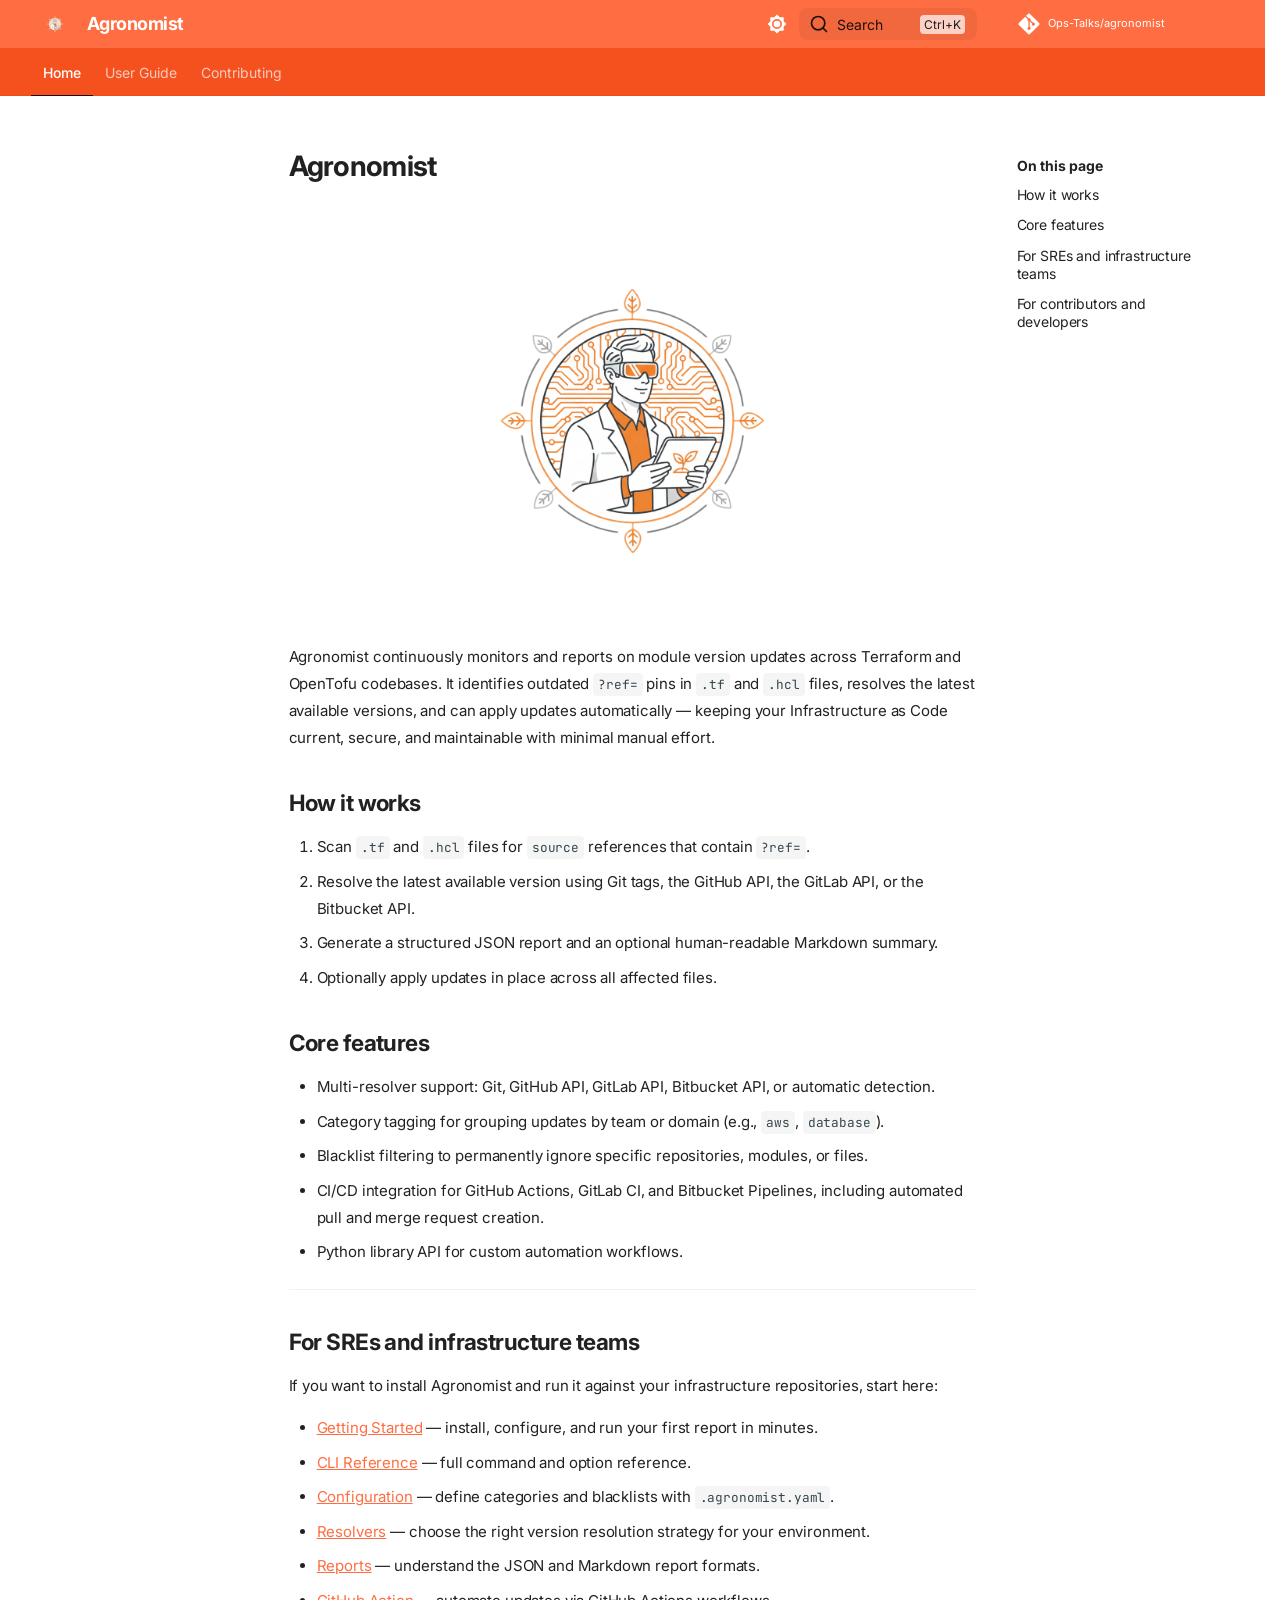
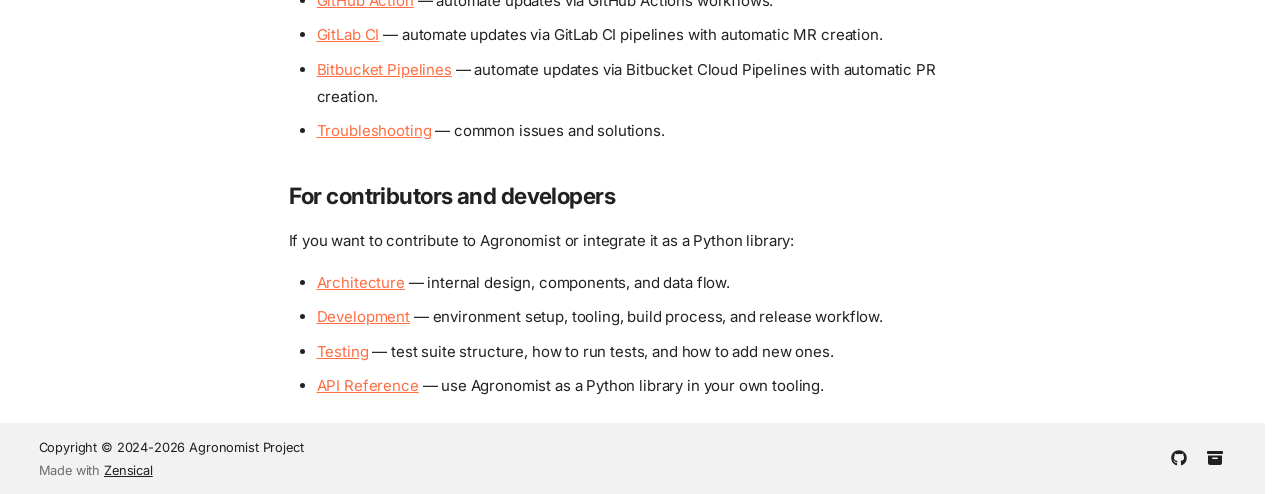
<file: index.html>
<!doctype html>
<html lang="en" class="no-js">
  <head>
    
      <meta charset="utf-8">
      <meta name="viewport" content="width=device-width,initial-scale=1">
      
        <meta name="description" content="Documentation for Agronomist">
      
      
      
        <link rel="canonical" href="https://ops-talks.github.io/agronomist/">
      
      
      
        <link rel="next" href="./getting-started/">
      
      
        
      
      
      <link rel="icon" href="./assets/agronomist-logo.svg">
      <meta name="generator" content="zensical-0.0.43">
    
    
      
        <title>Agronomist - Agronomist</title>
      
    
    
      
        
      
      <link rel="stylesheet" href="./assets/stylesheets/modern/main.fba56155.min.css">
      
        
          
        
        <link rel="stylesheet" href="./assets/stylesheets/modern/palette.dfe2e883.min.css">
      
      


    
    
      
    
    
      
        
        
        <link rel="preconnect" href="https://fonts.gstatic.com" crossorigin>
        <link rel="stylesheet" href="https://fonts.googleapis.com/css?family=Inter:300,300i,400,400i,500,500i,700,700i%7CJetBrains+Mono:400,400i,700,700i&amp;display=fallback">
        <style>:root{--md-text-font:"Inter";--md-code-font:"JetBrains Mono"}</style>
      
    
    
      <link rel="stylesheet" href="./stylesheets/extra.css">
    
    <script>__md_scope=new URL(".",location),__md_scope.pathname.endsWith("/")||(__md_scope=new URL(__md_scope.pathname+"/",location)),__md_hash=e=>[...e].reduce(((e,t)=>(e<<5)-e+t.charCodeAt(0)),0),__md_get=(e,t=localStorage,_=__md_scope)=>JSON.parse(t.getItem(_.pathname+"."+e)),__md_set=(e,t,_=localStorage,a=__md_scope)=>{try{_.setItem(a.pathname+"."+e,JSON.stringify(t))}catch(e){}},document.documentElement.setAttribute("data-platform",navigator.platform)</script>
    
      

    
    
  </head>
  
  
    
    
      
    
    
    
    
    <body dir="ltr" data-md-color-scheme="default" data-md-color-primary="deep-orange" data-md-color-accent="teal">
  
    
    <input class="md-toggle" data-md-toggle="drawer" type="checkbox" id="__drawer" autocomplete="off">
    <input class="md-toggle" data-md-toggle="search" type="checkbox" id="__search" autocomplete="off">
    <label class="md-overlay" for="__drawer" aria-label="Navigation"></label>
    <div data-md-component="skip">
      
        
        <a href="#agronomist" class="md-skip">
          Skip to content
        </a>
      
    </div>
    <div data-md-component="announce">
      
    </div>
    
    
      

<header class="md-header" data-md-component="header">
  <nav class="md-header__inner md-grid" aria-label="Header">
    <a href="" title="Agronomist" class="md-header__button md-logo" aria-label="Agronomist" data-md-component="logo">
      
  <img src="./assets/agronomist-logo.svg" alt="Agronomist">

    </a>
    <label class="md-header__button md-icon" for="__drawer" aria-label="Navigation">
      
      <svg xmlns="http://www.w3.org/2000/svg" fill="none" stroke="currentColor" stroke-linecap="round" stroke-linejoin="round" stroke-width="2" class="lucide lucide-menu" viewBox="0 0 24 24"><path d="M4 5h16M4 12h16M4 19h16"/></svg>
    </label>
    <div class="md-header__title" data-md-component="header-title">
      <div class="md-header__ellipsis">
        <div class="md-header__topic">
          <span class="md-ellipsis">
            Agronomist
          </span>
        </div>
        <div class="md-header__topic" data-md-component="header-topic">
          <span class="md-ellipsis">
            
              Agronomist
            
          </span>
        </div>
      </div>
    </div>
    
      
        <form class="md-header__option" data-md-component="palette">
  
    
    
    
    <input class="md-option" data-md-color-media="none" data-md-color-scheme="default" data-md-color-primary="deep-orange" data-md-color-accent="teal"  aria-label="Switch to dark mode"  type="radio" name="__palette" id="__palette_0">
    
      <label class="md-header__button md-icon" title="Switch to dark mode" for="__palette_1" hidden>
        <svg xmlns="http://www.w3.org/2000/svg" viewBox="0 0 24 24"><path d="M12 8a4 4 0 0 0-4 4 4 4 0 0 0 4 4 4 4 0 0 0 4-4 4 4 0 0 0-4-4m0 10a6 6 0 0 1-6-6 6 6 0 0 1 6-6 6 6 0 0 1 6 6 6 6 0 0 1-6 6m8-9.31V4h-4.69L12 .69 8.69 4H4v4.69L.69 12 4 15.31V20h4.69L12 23.31 15.31 20H20v-4.69L23.31 12z"/></svg>
      </label>
    
  
    
    
    
    <input class="md-option" data-md-color-media="none" data-md-color-scheme="slate" data-md-color-primary="blue-grey" data-md-color-accent="amber"  aria-label="Switch to light mode"  type="radio" name="__palette" id="__palette_1">
    
      <label class="md-header__button md-icon" title="Switch to light mode" for="__palette_0" hidden>
        <svg xmlns="http://www.w3.org/2000/svg" viewBox="0 0 24 24"><path d="M12 18c-.89 0-1.74-.2-2.5-.55C11.56 16.5 13 14.42 13 12s-1.44-4.5-3.5-5.45C10.26 6.2 11.11 6 12 6a6 6 0 0 1 6 6 6 6 0 0 1-6 6m8-9.31V4h-4.69L12 .69 8.69 4H4v4.69L.69 12 4 15.31V20h4.69L12 23.31 15.31 20H20v-4.69L23.31 12z"/></svg>
      </label>
    
  
</form>
      
    
    
      <script>var palette=__md_get("__palette");if(palette&&palette.color){if("(prefers-color-scheme)"===palette.color.media){var media=matchMedia("(prefers-color-scheme: light)"),input=document.querySelector(media.matches?"[data-md-color-media='(prefers-color-scheme: light)']":"[data-md-color-media='(prefers-color-scheme: dark)']");palette.color.media=input.getAttribute("data-md-color-media"),palette.color.scheme=input.getAttribute("data-md-color-scheme"),palette.color.primary=input.getAttribute("data-md-color-primary"),palette.color.accent=input.getAttribute("data-md-color-accent")}for(var[key,value]of Object.entries(palette.color))document.body.setAttribute("data-md-color-"+key,value)}</script>
    
    
    
      
      
        <label class="md-header__button md-icon" for="__search" aria-label="Search">
          
          <svg xmlns="http://www.w3.org/2000/svg" fill="none" stroke="currentColor" stroke-linecap="round" stroke-linejoin="round" stroke-width="2" class="lucide lucide-search" viewBox="0 0 24 24"><path d="m21 21-4.34-4.34"/><circle cx="11" cy="11" r="8"/></svg>
        </label>
        <div class="md-search" data-md-component="search" role="dialog" aria-label="Search">
  <button type="button" class="md-search__button">
    Search
  </button>
</div>
      
    
    <div class="md-header__source">
      
        <a href="https://github.com/Ops-Talks/agronomist" title="Go to repository" class="md-source" data-md-component="source">
  <div class="md-source__icon md-icon">
    
    <svg xmlns="http://www.w3.org/2000/svg" viewBox="0 0 448 512"><!--! Font Awesome Free 7.2.0 by @fontawesome - https://fontawesome.com License - https://fontawesome.com/license/free (Icons: CC BY 4.0, Fonts: SIL OFL 1.1, Code: MIT License) Copyright 2026 Fonticons, Inc.--><path fill="currentColor" d="M439.6 236.1 244 40.5c-5.4-5.5-12.8-8.5-20.4-8.5s-15 3-20.4 8.4L162.5 81l51.5 51.5c27.1-9.1 52.7 16.8 43.4 43.7l49.7 49.7c34.2-11.8 61.2 31 35.5 56.7-26.5 26.5-70.2-2.9-56-37.3L240.3 199v121.9c25.3 12.5 22.3 41.8 9.1 55-6.4 6.4-15.2 10.1-24.3 10.1s-17.8-3.6-24.3-10.1c-17.6-17.6-11.1-46.9 11.2-56v-123c-20.8-8.5-24.6-30.7-18.6-45L142.6 101 8.5 235.1C3 240.6 0 247.9 0 255.5s3 15 8.5 20.4l195.6 195.7c5.4 5.4 12.7 8.4 20.4 8.4s15-3 20.4-8.4l194.7-194.7c5.4-5.4 8.4-12.8 8.4-20.4s-3-15-8.4-20.4"/></svg>
  </div>
  <div class="md-source__repository">
    Ops-Talks/agronomist
  </div>
</a>
      
    </div>
  </nav>
  
</header>
    
    <div class="md-container" data-md-component="container">
      
      
        
          
            
<nav class="md-tabs" aria-label="Tabs" data-md-component="tabs">
  <div class="md-grid">
    <ul class="md-tabs__list">
      
        
  
  
  
    
  
  
    <li class="md-tabs__item md-tabs__item--active">
      <a href="" class="md-tabs__link">
        
  
  Home

      </a>
    </li>
  

      
        
  
  
  
  
    
      
    
    
    
      <li class="md-tabs__item">
        <a href="./getting-started/" class="md-tabs__link">
          
  
  User Guide

        </a>
      </li>
    
  

      
        
  
  
  
  
    
      
    
    
    
      <li class="md-tabs__item">
        <a href="./architecture/" class="md-tabs__link">
          
  
  Contributing

        </a>
      </li>
    
  

      
    </ul>
  </div>
</nav>
          
        
      
      <main class="md-main" data-md-component="main">
        <div class="md-main__inner md-grid">
          
            
              
              <div class="md-sidebar md-sidebar--primary" data-md-component="sidebar" data-md-type="navigation" >
                <div class="md-sidebar__scrollwrap">
                  <div class="md-sidebar__inner">
                    


  


<nav class="md-nav md-nav--primary md-nav--lifted" aria-label="Navigation" data-md-level="0">
  <label class="md-nav__title" for="__drawer">
    <a href="" title="Agronomist" class="md-nav__button md-logo" aria-label="Agronomist" data-md-component="logo">
      
  <img src="./assets/agronomist-logo.svg" alt="Agronomist">

    </a>
    Agronomist
  </label>
  
    <div class="md-nav__source">
      <a href="https://github.com/Ops-Talks/agronomist" title="Go to repository" class="md-source" data-md-component="source">
  <div class="md-source__icon md-icon">
    
    <svg xmlns="http://www.w3.org/2000/svg" viewBox="0 0 448 512"><!--! Font Awesome Free 7.2.0 by @fontawesome - https://fontawesome.com License - https://fontawesome.com/license/free (Icons: CC BY 4.0, Fonts: SIL OFL 1.1, Code: MIT License) Copyright 2026 Fonticons, Inc.--><path fill="currentColor" d="M439.6 236.1 244 40.5c-5.4-5.5-12.8-8.5-20.4-8.5s-15 3-20.4 8.4L162.5 81l51.5 51.5c27.1-9.1 52.7 16.8 43.4 43.7l49.7 49.7c34.2-11.8 61.2 31 35.5 56.7-26.5 26.5-70.2-2.9-56-37.3L240.3 199v121.9c25.3 12.5 22.3 41.8 9.1 55-6.4 6.4-15.2 10.1-24.3 10.1s-17.8-3.6-24.3-10.1c-17.6-17.6-11.1-46.9 11.2-56v-123c-20.8-8.5-24.6-30.7-18.6-45L142.6 101 8.5 235.1C3 240.6 0 247.9 0 255.5s3 15 8.5 20.4l195.6 195.7c5.4 5.4 12.7 8.4 20.4 8.4s15-3 20.4-8.4l194.7-194.7c5.4-5.4 8.4-12.8 8.4-20.4s-3-15-8.4-20.4"/></svg>
  </div>
  <div class="md-source__repository">
    Ops-Talks/agronomist
  </div>
</a>
    </div>
  
  <ul class="md-nav__list" data-md-scrollfix>
    
      
      
  
  
    
  
  
  
    <li class="md-nav__item md-nav__item--active">
      
      
      
      
        
      
      
        <label class="md-nav__link md-nav__link--active" for="__toc">
          
  
  
  <span class="md-ellipsis">
    
  
  Home

    
  </span>
  
  

          <span class="md-nav__icon md-icon"></span>
        </label>
      
      <a href="" class="md-nav__link md-nav__link--active">
        
  
  
  <span class="md-ellipsis">
    
  
  Home

    
  </span>
  
  

      </a>
      
        


<nav class="md-nav md-nav--secondary" aria-label="On this page">
  
  
  
    
  
  
    <label class="md-nav__title" for="__toc">
      <span class="md-nav__icon md-icon"></span>
      On this page
    </label>
    <ul class="md-nav__list" data-md-component="toc" data-md-scrollfix>
      
        <li class="md-nav__item">
  <a href="#how-it-works" class="md-nav__link">
    <span class="md-ellipsis">
      <span class="md-typeset">
        How it works
      </span>
    </span>
  </a>
  
</li>
      
        <li class="md-nav__item">
  <a href="#core-features" class="md-nav__link">
    <span class="md-ellipsis">
      <span class="md-typeset">
        Core features
      </span>
    </span>
  </a>
  
</li>
      
        <li class="md-nav__item">
  <a href="#for-sres-and-infrastructure-teams" class="md-nav__link">
    <span class="md-ellipsis">
      <span class="md-typeset">
        For SREs and infrastructure teams
      </span>
    </span>
  </a>
  
</li>
      
        <li class="md-nav__item">
  <a href="#for-contributors-and-developers" class="md-nav__link">
    <span class="md-ellipsis">
      <span class="md-typeset">
        For contributors and developers
      </span>
    </span>
  </a>
  
</li>
      
    </ul>
  
</nav>
      
    </li>
  

    
      
      
  
  
  
  
    
    
    
    
      
      
    
    
    <li class="md-nav__item md-nav__item--nested">
      
        
        
        <input class="md-nav__toggle md-toggle " type="checkbox" id="__nav_2" >
        
          
          <label class="md-nav__link" for="__nav_2" id="__nav_2_label" tabindex="0">
            
  
  
  <span class="md-ellipsis">
    
  
  User Guide

    
  </span>
  
  

            <span class="md-nav__icon md-icon"></span>
          </label>
        
        <nav class="md-nav" data-md-level="1" aria-labelledby="__nav_2_label" aria-expanded="false">
          <label class="md-nav__title" for="__nav_2">
            <span class="md-nav__icon md-icon"></span>
            
  
  User Guide

          </label>
          <ul class="md-nav__list" data-md-scrollfix>
            
              
                
  
  
  
  
    <li class="md-nav__item">
      <a href="./getting-started/" class="md-nav__link">
        
  
  
  <span class="md-ellipsis">
    
  
  Getting Started

    
  </span>
  
  

      </a>
    </li>
  

              
            
              
                
  
  
  
  
    <li class="md-nav__item">
      <a href="./cli/" class="md-nav__link">
        
  
  
  <span class="md-ellipsis">
    
  
  CLI Reference

    
  </span>
  
  

      </a>
    </li>
  

              
            
              
                
  
  
  
  
    <li class="md-nav__item">
      <a href="./configuration/" class="md-nav__link">
        
  
  
  <span class="md-ellipsis">
    
  
  Configuration

    
  </span>
  
  

      </a>
    </li>
  

              
            
              
                
  
  
  
  
    <li class="md-nav__item">
      <a href="./resolvers/" class="md-nav__link">
        
  
  
  <span class="md-ellipsis">
    
  
  Resolvers

    
  </span>
  
  

      </a>
    </li>
  

              
            
              
                
  
  
  
  
    <li class="md-nav__item">
      <a href="./reports/" class="md-nav__link">
        
  
  
  <span class="md-ellipsis">
    
  
  Reports

    
  </span>
  
  

      </a>
    </li>
  

              
            
              
                
  
  
  
  
    <li class="md-nav__item">
      <a href="./github-action/" class="md-nav__link">
        
  
  
  <span class="md-ellipsis">
    
  
  GitHub Action

    
  </span>
  
  

      </a>
    </li>
  

              
            
              
                
  
  
  
  
    <li class="md-nav__item">
      <a href="./gitlab-ci/" class="md-nav__link">
        
  
  
  <span class="md-ellipsis">
    
  
  GitLab CI

    
  </span>
  
  

      </a>
    </li>
  

              
            
              
                
  
  
  
  
    <li class="md-nav__item">
      <a href="./bitbucket-pipelines/" class="md-nav__link">
        
  
  
  <span class="md-ellipsis">
    
  
  Bitbucket Pipelines

    
  </span>
  
  

      </a>
    </li>
  

              
            
              
                
  
  
  
  
    <li class="md-nav__item">
      <a href="./troubleshooting/" class="md-nav__link">
        
  
  
  <span class="md-ellipsis">
    
  
  Troubleshooting

    
  </span>
  
  

      </a>
    </li>
  

              
            
          </ul>
        </nav>
      
    </li>
  

    
      
      
  
  
  
  
    
    
    
    
      
      
    
    
    <li class="md-nav__item md-nav__item--nested">
      
        
        
        <input class="md-nav__toggle md-toggle " type="checkbox" id="__nav_3" >
        
          
          <label class="md-nav__link" for="__nav_3" id="__nav_3_label" tabindex="0">
            
  
  
  <span class="md-ellipsis">
    
  
  Contributing

    
  </span>
  
  

            <span class="md-nav__icon md-icon"></span>
          </label>
        
        <nav class="md-nav" data-md-level="1" aria-labelledby="__nav_3_label" aria-expanded="false">
          <label class="md-nav__title" for="__nav_3">
            <span class="md-nav__icon md-icon"></span>
            
  
  Contributing

          </label>
          <ul class="md-nav__list" data-md-scrollfix>
            
              
                
  
  
  
  
    <li class="md-nav__item">
      <a href="./architecture/" class="md-nav__link">
        
  
  
  <span class="md-ellipsis">
    
  
  Architecture

    
  </span>
  
  

      </a>
    </li>
  

              
            
              
                
  
  
  
  
    <li class="md-nav__item">
      <a href="./development/" class="md-nav__link">
        
  
  
  <span class="md-ellipsis">
    
  
  Development

    
  </span>
  
  

      </a>
    </li>
  

              
            
              
                
  
  
  
  
    <li class="md-nav__item">
      <a href="./testing/" class="md-nav__link">
        
  
  
  <span class="md-ellipsis">
    
  
  Testing

    
  </span>
  
  

      </a>
    </li>
  

              
            
              
                
  
  
  
  
    <li class="md-nav__item">
      <a href="./api/" class="md-nav__link">
        
  
  
  <span class="md-ellipsis">
    
  
  API Reference

    
  </span>
  
  

      </a>
    </li>
  

              
            
          </ul>
        </nav>
      
    </li>
  

    
  </ul>
</nav>
                  </div>
                </div>
              </div>
            
            
              
              <div class="md-sidebar md-sidebar--secondary" data-md-component="sidebar" data-md-type="toc" >
                <div class="md-sidebar__scrollwrap">
                  
                    
                    
                    
                      
                    
                    
                      <input class="md-nav__toggle md-toggle" type="checkbox" id="__toc">
                      <div class="md-sidebar-button__wrapper">
                        <label class="md-sidebar-button" for="__toc"></label>
                      </div>
                    
                  
                  <div class="md-sidebar__inner">
                    


<nav class="md-nav md-nav--secondary" aria-label="On this page">
  
  
  
    
  
  
    <label class="md-nav__title" for="__toc">
      <span class="md-nav__icon md-icon"></span>
      On this page
    </label>
    <ul class="md-nav__list" data-md-component="toc" data-md-scrollfix>
      
        <li class="md-nav__item">
  <a href="#how-it-works" class="md-nav__link">
    <span class="md-ellipsis">
      <span class="md-typeset">
        How it works
      </span>
    </span>
  </a>
  
</li>
      
        <li class="md-nav__item">
  <a href="#core-features" class="md-nav__link">
    <span class="md-ellipsis">
      <span class="md-typeset">
        Core features
      </span>
    </span>
  </a>
  
</li>
      
        <li class="md-nav__item">
  <a href="#for-sres-and-infrastructure-teams" class="md-nav__link">
    <span class="md-ellipsis">
      <span class="md-typeset">
        For SREs and infrastructure teams
      </span>
    </span>
  </a>
  
</li>
      
        <li class="md-nav__item">
  <a href="#for-contributors-and-developers" class="md-nav__link">
    <span class="md-ellipsis">
      <span class="md-typeset">
        For contributors and developers
      </span>
    </span>
  </a>
  
</li>
      
    </ul>
  
</nav>
                  </div>
                </div>
              </div>
            
          
          
            <div class="md-content" data-md-component="content">
              
              <article class="md-content__inner md-typeset">
                
                  
  
  


<h1 id="agronomist">Agronomist<a class="headerlink" href="#agronomist" title="Permanent link">&para;</a></h1>
<div align="center">
  <img src="assets/agronomist-logo.svg" width="400" alt="Agronomist Logo">
</div>

<p>Agronomist continuously monitors and reports on module version updates across Terraform and OpenTofu codebases. It identifies outdated <code>?ref=</code> pins in <code>.tf</code> and <code>.hcl</code> files, resolves the latest available versions, and can apply updates automatically — keeping your Infrastructure as Code current, secure, and maintainable with minimal manual effort.</p>
<h2 id="how-it-works">How it works<a class="headerlink" href="#how-it-works" title="Permanent link">&para;</a></h2>
<ol>
<li>Scan <code>.tf</code> and <code>.hcl</code> files for <code>source</code> references that contain <code>?ref=</code>.</li>
<li>Resolve the latest available version using Git tags, the GitHub API, the GitLab API, or the Bitbucket API.</li>
<li>Generate a structured JSON report and an optional human-readable Markdown summary.</li>
<li>Optionally apply updates in place across all affected files.</li>
</ol>
<h2 id="core-features">Core features<a class="headerlink" href="#core-features" title="Permanent link">&para;</a></h2>
<ul>
<li>Multi-resolver support: Git, GitHub API, GitLab API, Bitbucket API, or automatic detection.</li>
<li>Category tagging for grouping updates by team or domain (e.g., <code>aws</code>, <code>database</code>).</li>
<li>Blacklist filtering to permanently ignore specific repositories, modules, or files.</li>
<li>CI/CD integration for GitHub Actions, GitLab CI, and Bitbucket Pipelines, including automated pull and merge request creation.</li>
<li>Python library API for custom automation workflows.</li>
</ul>
<hr />
<h2 id="for-sres-and-infrastructure-teams">For SREs and infrastructure teams<a class="headerlink" href="#for-sres-and-infrastructure-teams" title="Permanent link">&para;</a></h2>
<p>If you want to install Agronomist and run it against your infrastructure repositories, start here:</p>
<ul>
<li><a href="getting-started/">Getting Started</a> — install, configure, and run your first report in minutes.</li>
<li><a href="cli/">CLI Reference</a> — full command and option reference.</li>
<li><a href="configuration/">Configuration</a> — define categories and blacklists with <code>.agronomist.yaml</code>.</li>
<li><a href="resolvers/">Resolvers</a> — choose the right version resolution strategy for your environment.</li>
<li><a href="reports/">Reports</a> — understand the JSON and Markdown report formats.</li>
<li><a href="github-action/">GitHub Action</a> — automate updates via GitHub Actions workflows.</li>
<li><a href="gitlab-ci/">GitLab CI</a> — automate updates via GitLab CI pipelines with automatic MR creation.</li>
<li><a href="bitbucket-pipelines/">Bitbucket Pipelines</a> — automate updates via Bitbucket Cloud Pipelines with automatic PR creation.</li>
<li><a href="troubleshooting/">Troubleshooting</a> — common issues and solutions.</li>
</ul>
<h2 id="for-contributors-and-developers">For contributors and developers<a class="headerlink" href="#for-contributors-and-developers" title="Permanent link">&para;</a></h2>
<p>If you want to contribute to Agronomist or integrate it as a Python library:</p>
<ul>
<li><a href="architecture/">Architecture</a> — internal design, components, and data flow.</li>
<li><a href="development/">Development</a> — environment setup, tooling, build process, and release workflow.</li>
<li><a href="testing/">Testing</a> — test suite structure, how to run tests, and how to add new ones.</li>
<li><a href="api/">API Reference</a> — use Agronomist as a Python library in your own tooling.</li>
</ul>














                
              </article>
            </div>
          
          
<script>var target=document.getElementById(location.hash.slice(1));target&&target.name&&(target.checked=target.name.startsWith("__tabbed_"))</script>
        </div>
        
          <button type="button" class="md-top md-icon" data-md-component="top" hidden>
  
  <svg xmlns="http://www.w3.org/2000/svg" fill="none" stroke="currentColor" stroke-linecap="round" stroke-linejoin="round" stroke-width="2" class="lucide lucide-circle-arrow-up" viewBox="0 0 24 24"><circle cx="12" cy="12" r="10"/><path d="m16 12-4-4-4 4M12 16V8"/></svg>
  Back to top
</button>
        
      </main>
      
        <footer class="md-footer">
  
  <div class="md-footer-meta md-typeset">
    <div class="md-footer-meta__inner md-grid">
      <div class="md-copyright">
  
    <div class="md-copyright__highlight">
      Copyright &copy; 2024-2026 Agronomist Project
    </div>
  
  
    Made with
    <a href="https://zensical.org/" target="_blank" rel="noopener">
      Zensical
    </a>
  
</div>
      
        
<div class="md-social">
  
    
    
    
    
    <a href="https://github.com/Ops-Talks/agronomist" target="_blank" rel="noopener" title="GitHub Ops-Talks&#x2f;agronomist" class="md-social__link">
      <svg xmlns="http://www.w3.org/2000/svg" viewBox="0 0 512 512"><!--! Font Awesome Free 7.2.0 by @fontawesome - https://fontawesome.com License - https://fontawesome.com/license/free (Icons: CC BY 4.0, Fonts: SIL OFL 1.1, Code: MIT License) Copyright 2026 Fonticons, Inc.--><path fill="currentColor" d="M173.9 397.4c0 2-2.3 3.6-5.2 3.6-3.3.3-5.6-1.3-5.6-3.6 0-2 2.3-3.6 5.2-3.6 3-.3 5.6 1.3 5.6 3.6m-31.1-4.5c-.7 2 1.3 4.3 4.3 4.9 2.6 1 5.6 0 6.2-2s-1.3-4.3-4.3-5.2c-2.6-.7-5.5.3-6.2 2.3m44.2-1.7c-2.9.7-4.9 2.6-4.6 4.9.3 2 2.9 3.3 5.9 2.6 2.9-.7 4.9-2.6 4.6-4.6-.3-1.9-3-3.2-5.9-2.9M252.8 8C114.1 8 8 113.3 8 252c0 110.9 69.8 205.8 169.5 239.2 12.8 2.3 17.3-5.6 17.3-12.1 0-6.2-.3-40.4-.3-61.4 0 0-70 15-84.7-29.8 0 0-11.4-29.1-27.8-36.6 0 0-22.9-15.7 1.6-15.4 0 0 24.9 2 38.6 25.8 21.9 38.6 58.6 27.5 72.9 20.9 2.3-16 8.8-27.1 16-33.7-55.9-6.2-112.3-14.3-112.3-110.5 0-27.5 7.6-41.3 23.6-58.9-2.6-6.5-11.1-33.3 2.6-67.9 20.9-6.5 69 27 69 27 20-5.6 41.5-8.5 62.8-8.5s42.8 2.9 62.8 8.5c0 0 48.1-33.6 69-27 13.7 34.7 5.2 61.4 2.6 67.9 16 17.7 25.8 31.5 25.8 58.9 0 96.5-58.9 104.2-114.8 110.5 9.2 7.9 17 22.9 17 46.4 0 33.7-.3 75.4-.3 83.6 0 6.5 4.6 14.4 17.3 12.1C436.2 457.8 504 362.9 504 252 504 113.3 391.5 8 252.8 8M105.2 352.9c-1.3 1-1 3.3.7 5.2 1.6 1.6 3.9 2.3 5.2 1 1.3-1 1-3.3-.7-5.2-1.6-1.6-3.9-2.3-5.2-1m-10.8-8.1c-.7 1.3.3 2.9 2.3 3.9 1.6 1 3.6.7 4.3-.7.7-1.3-.3-2.9-2.3-3.9-2-.6-3.6-.3-4.3.7m32.4 35.6c-1.6 1.3-1 4.3 1.3 6.2 2.3 2.3 5.2 2.6 6.5 1 1.3-1.3.7-4.3-1.3-6.2-2.2-2.3-5.2-2.6-6.5-1m-11.4-14.7c-1.6 1-1.6 3.6 0 5.9s4.3 3.3 5.6 2.3c1.6-1.3 1.6-3.9 0-6.2-1.4-2.3-4-3.3-5.6-2"/></svg>
    </a>
  
    
    
    
    
    <a href="https://github.com/Ops-Talks" target="_blank" rel="noopener" title="Ops-Talks Projects" class="md-social__link">
      <svg xmlns="http://www.w3.org/2000/svg" viewBox="0 0 512 512"><!--! Font Awesome Free 7.2.0 by @fontawesome - https://fontawesome.com License - https://fontawesome.com/license/free (Icons: CC BY 4.0, Fonts: SIL OFL 1.1, Code: MIT License) Copyright 2026 Fonticons, Inc.--><path fill="currentColor" d="M0 64c0-17.7 14.3-32 32-32h448c17.7 0 32 14.3 32 32v32c0 17.7-14.3 32-32 32H32c-17.7 0-32-14.3-32-32zm32 112h448v240c0 35.3-28.7 64-64 64H96c-35.3 0-64-28.7-64-64zm152 64c-13.3 0-24 10.7-24 24s10.7 24 24 24h144c13.3 0 24-10.7 24-24s-10.7-24-24-24z"/></svg>
    </a>
  
</div>
      
    </div>
  </div>
</footer>
      
    </div>
    <div class="md-dialog" data-md-component="dialog">
      <div class="md-dialog__inner md-typeset"></div>
    </div>
    
    
    
      
      
      <script id="__config" type="application/json">{"annotate":null,"base":".","features":["navigation.tabs","navigation.top","content.code.copy"],"search":"./assets/javascripts/workers/search.e2d2d235.min.js","tags":null,"translations":{"clipboard.copied":"Copied to clipboard","clipboard.copy":"Copy to clipboard","search.result.more.one":"1 more on this page","search.result.more.other":"# more on this page","search.result.none":"No matching documents","search.result.one":"1 matching document","search.result.other":"# matching documents","search.result.placeholder":"Type to start searching","search.result.term.missing":"Missing","select.version":"Select version"},"version":null}</script>
    
    
      <script src="./assets/javascripts/bundle.6e5f0216.min.js"></script>
      
    
  </body>
</html>
</file>
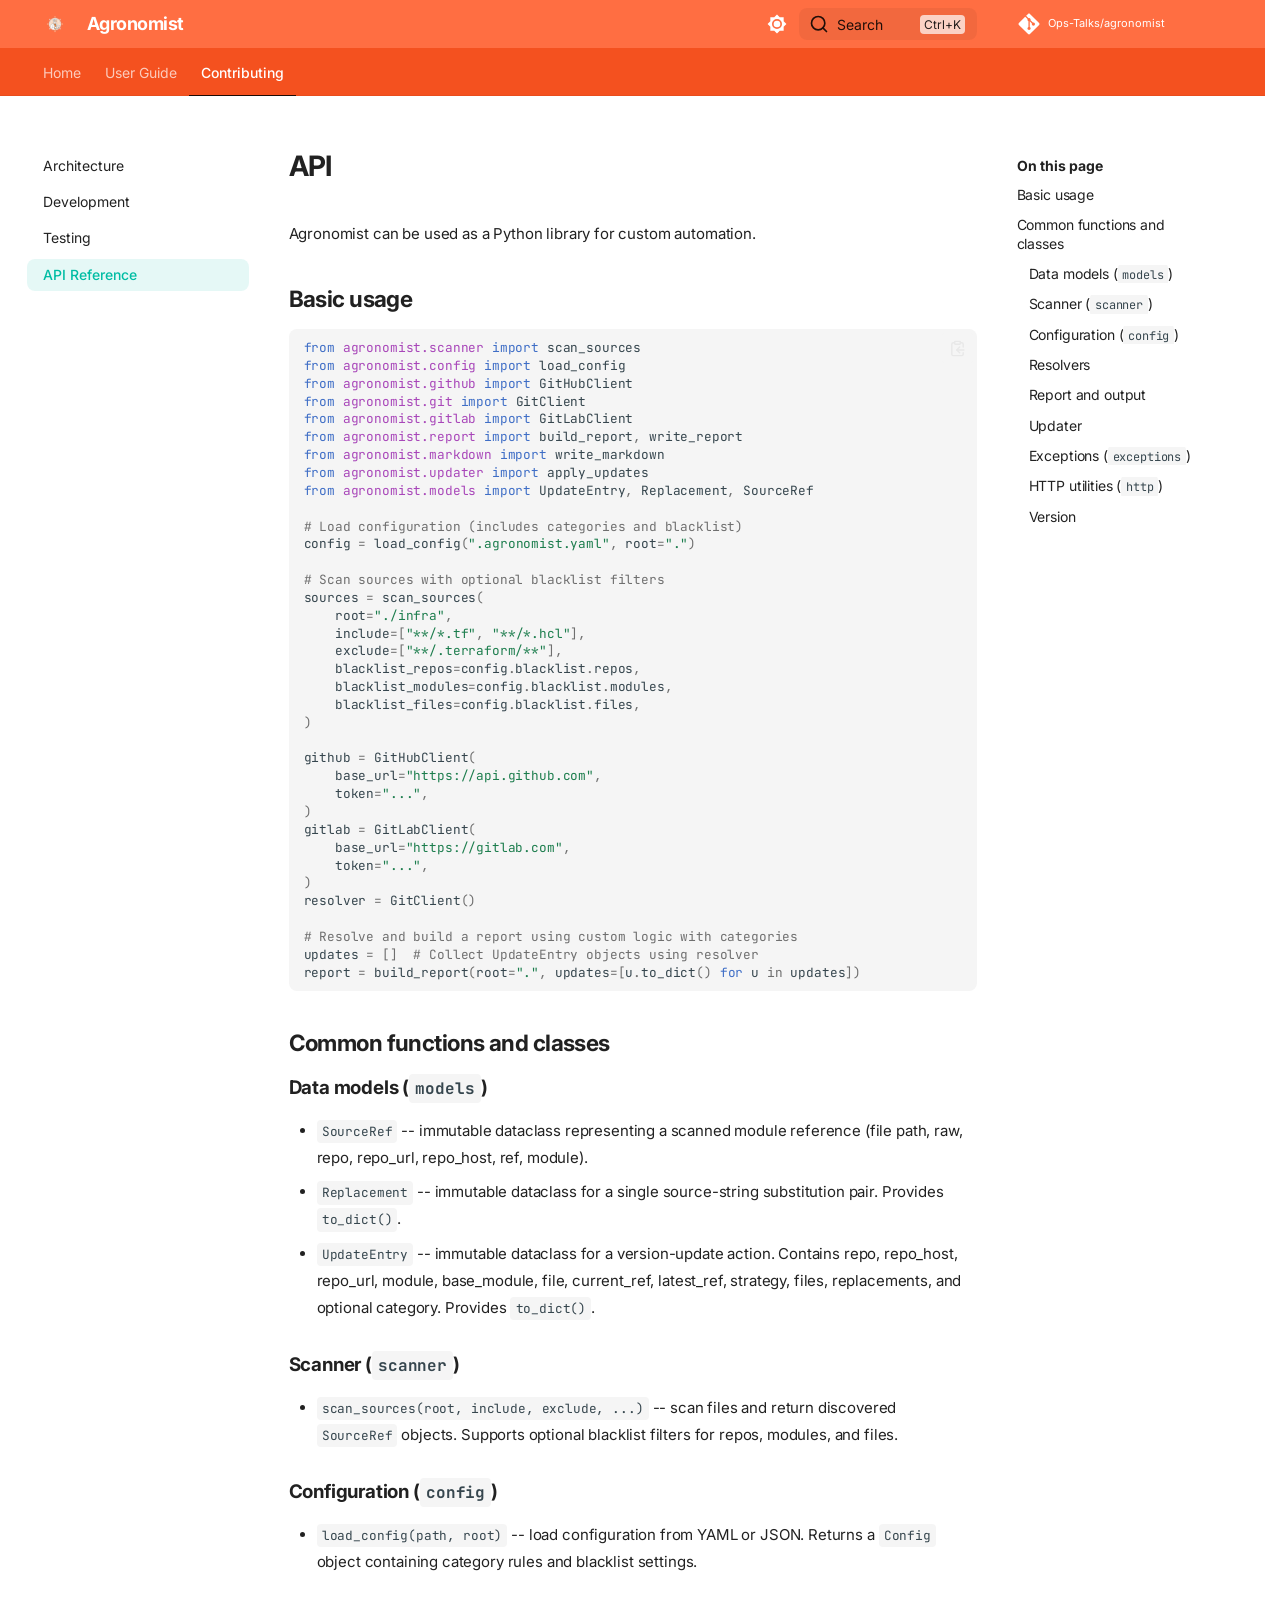
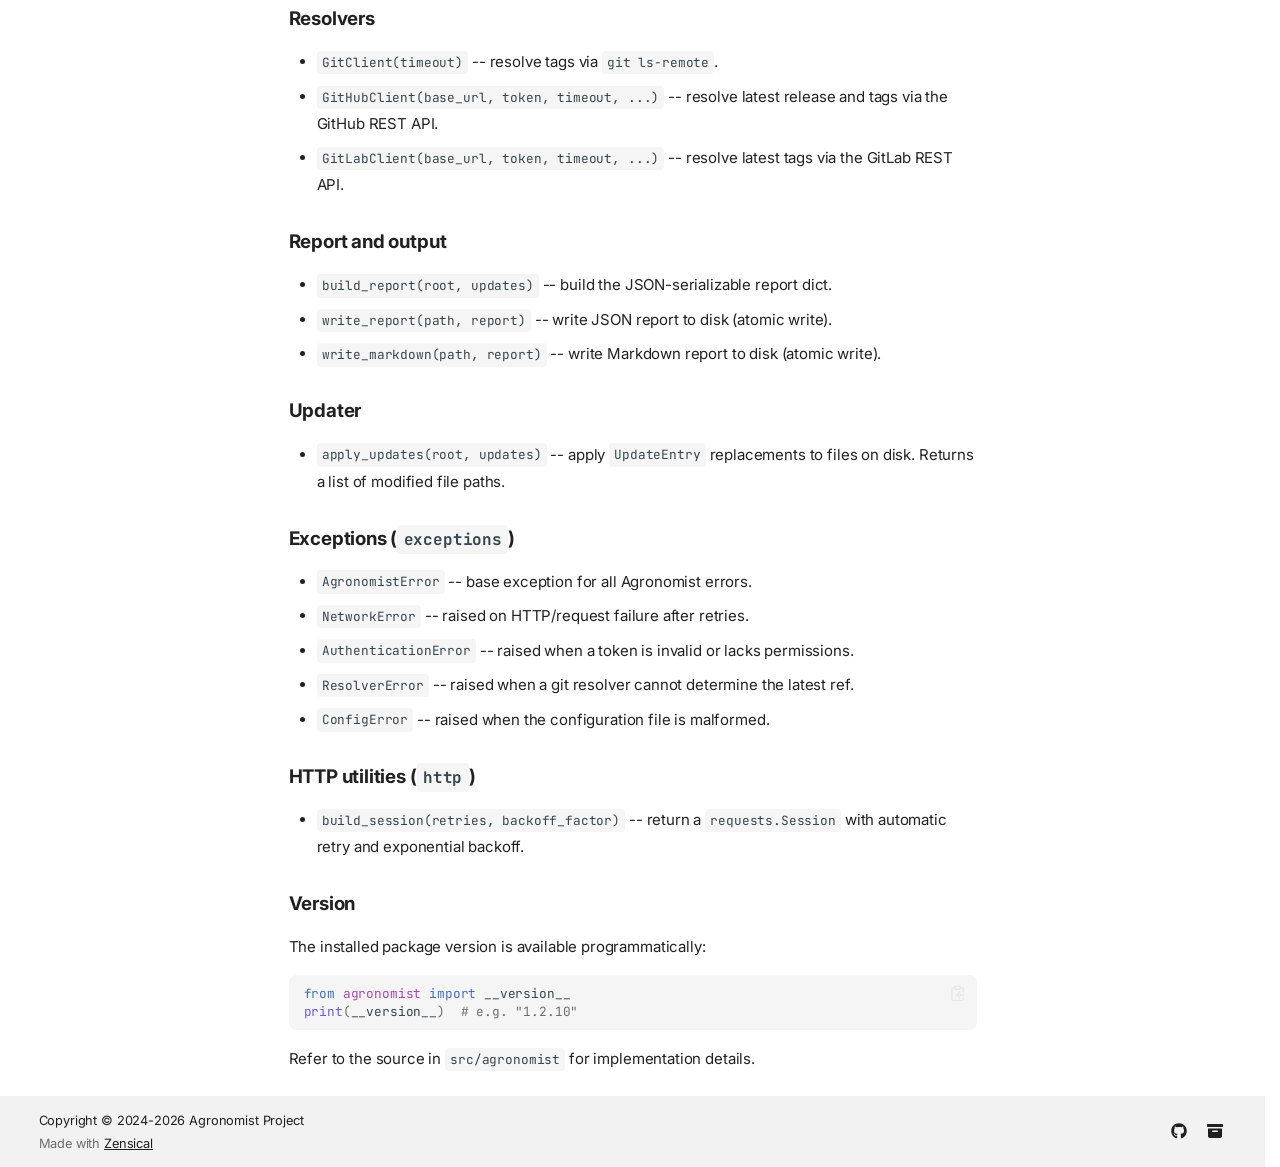
<file: api/index.html>
<!doctype html>
<html lang="en" class="no-js">
  <head>
    
      <meta charset="utf-8">
      <meta name="viewport" content="width=device-width,initial-scale=1">
      
        <meta name="description" content="Documentation for Agronomist">
      
      
      
        <link rel="canonical" href="https://ops-talks.github.io/agronomist/api/">
      
      
        <link rel="prev" href="../testing/">
      
      
      
        
      
      
      <link rel="icon" href="../assets/agronomist-logo.svg">
      <meta name="generator" content="zensical-0.0.43">
    
    
      
        <title>API - Agronomist</title>
      
    
    
      
        
      
      <link rel="stylesheet" href="../assets/stylesheets/modern/main.fba56155.min.css">
      
        
          
        
        <link rel="stylesheet" href="../assets/stylesheets/modern/palette.dfe2e883.min.css">
      
      


    
    
      
    
    
      
        
        
        <link rel="preconnect" href="https://fonts.gstatic.com" crossorigin>
        <link rel="stylesheet" href="https://fonts.googleapis.com/css?family=Inter:300,300i,400,400i,500,500i,700,700i%7CJetBrains+Mono:400,400i,700,700i&amp;display=fallback">
        <style>:root{--md-text-font:"Inter";--md-code-font:"JetBrains Mono"}</style>
      
    
    
      <link rel="stylesheet" href="../stylesheets/extra.css">
    
    <script>__md_scope=new URL("..",location),__md_scope.pathname.endsWith("/")||(__md_scope=new URL(__md_scope.pathname+"/",location)),__md_hash=e=>[...e].reduce(((e,t)=>(e<<5)-e+t.charCodeAt(0)),0),__md_get=(e,t=localStorage,_=__md_scope)=>JSON.parse(t.getItem(_.pathname+"."+e)),__md_set=(e,t,_=localStorage,a=__md_scope)=>{try{_.setItem(a.pathname+"."+e,JSON.stringify(t))}catch(e){}},document.documentElement.setAttribute("data-platform",navigator.platform)</script>
    
      

    
    
  </head>
  
  
    
    
      
    
    
    
    
    <body dir="ltr" data-md-color-scheme="default" data-md-color-primary="deep-orange" data-md-color-accent="teal">
  
    
    <input class="md-toggle" data-md-toggle="drawer" type="checkbox" id="__drawer" autocomplete="off">
    <input class="md-toggle" data-md-toggle="search" type="checkbox" id="__search" autocomplete="off">
    <label class="md-overlay" for="__drawer" aria-label="Navigation"></label>
    <div data-md-component="skip">
      
        
        <a href="#api" class="md-skip">
          Skip to content
        </a>
      
    </div>
    <div data-md-component="announce">
      
    </div>
    
    
      

<header class="md-header" data-md-component="header">
  <nav class="md-header__inner md-grid" aria-label="Header">
    <a href="./.." title="Agronomist" class="md-header__button md-logo" aria-label="Agronomist" data-md-component="logo">
      
  <img src="../assets/agronomist-logo.svg" alt="Agronomist">

    </a>
    <label class="md-header__button md-icon" for="__drawer" aria-label="Navigation">
      
      <svg xmlns="http://www.w3.org/2000/svg" fill="none" stroke="currentColor" stroke-linecap="round" stroke-linejoin="round" stroke-width="2" class="lucide lucide-menu" viewBox="0 0 24 24"><path d="M4 5h16M4 12h16M4 19h16"/></svg>
    </label>
    <div class="md-header__title" data-md-component="header-title">
      <div class="md-header__ellipsis">
        <div class="md-header__topic">
          <span class="md-ellipsis">
            Agronomist
          </span>
        </div>
        <div class="md-header__topic" data-md-component="header-topic">
          <span class="md-ellipsis">
            
              API
            
          </span>
        </div>
      </div>
    </div>
    
      
        <form class="md-header__option" data-md-component="palette">
  
    
    
    
    <input class="md-option" data-md-color-media="none" data-md-color-scheme="default" data-md-color-primary="deep-orange" data-md-color-accent="teal"  aria-label="Switch to dark mode"  type="radio" name="__palette" id="__palette_0">
    
      <label class="md-header__button md-icon" title="Switch to dark mode" for="__palette_1" hidden>
        <svg xmlns="http://www.w3.org/2000/svg" viewBox="0 0 24 24"><path d="M12 8a4 4 0 0 0-4 4 4 4 0 0 0 4 4 4 4 0 0 0 4-4 4 4 0 0 0-4-4m0 10a6 6 0 0 1-6-6 6 6 0 0 1 6-6 6 6 0 0 1 6 6 6 6 0 0 1-6 6m8-9.31V4h-4.69L12 .69 8.69 4H4v4.69L.69 12 4 15.31V20h4.69L12 23.31 15.31 20H20v-4.69L23.31 12z"/></svg>
      </label>
    
  
    
    
    
    <input class="md-option" data-md-color-media="none" data-md-color-scheme="slate" data-md-color-primary="blue-grey" data-md-color-accent="amber"  aria-label="Switch to light mode"  type="radio" name="__palette" id="__palette_1">
    
      <label class="md-header__button md-icon" title="Switch to light mode" for="__palette_0" hidden>
        <svg xmlns="http://www.w3.org/2000/svg" viewBox="0 0 24 24"><path d="M12 18c-.89 0-1.74-.2-2.5-.55C11.56 16.5 13 14.42 13 12s-1.44-4.5-3.5-5.45C10.26 6.2 11.11 6 12 6a6 6 0 0 1 6 6 6 6 0 0 1-6 6m8-9.31V4h-4.69L12 .69 8.69 4H4v4.69L.69 12 4 15.31V20h4.69L12 23.31 15.31 20H20v-4.69L23.31 12z"/></svg>
      </label>
    
  
</form>
      
    
    
      <script>var palette=__md_get("__palette");if(palette&&palette.color){if("(prefers-color-scheme)"===palette.color.media){var media=matchMedia("(prefers-color-scheme: light)"),input=document.querySelector(media.matches?"[data-md-color-media='(prefers-color-scheme: light)']":"[data-md-color-media='(prefers-color-scheme: dark)']");palette.color.media=input.getAttribute("data-md-color-media"),palette.color.scheme=input.getAttribute("data-md-color-scheme"),palette.color.primary=input.getAttribute("data-md-color-primary"),palette.color.accent=input.getAttribute("data-md-color-accent")}for(var[key,value]of Object.entries(palette.color))document.body.setAttribute("data-md-color-"+key,value)}</script>
    
    
    
      
      
        <label class="md-header__button md-icon" for="__search" aria-label="Search">
          
          <svg xmlns="http://www.w3.org/2000/svg" fill="none" stroke="currentColor" stroke-linecap="round" stroke-linejoin="round" stroke-width="2" class="lucide lucide-search" viewBox="0 0 24 24"><path d="m21 21-4.34-4.34"/><circle cx="11" cy="11" r="8"/></svg>
        </label>
        <div class="md-search" data-md-component="search" role="dialog" aria-label="Search">
  <button type="button" class="md-search__button">
    Search
  </button>
</div>
      
    
    <div class="md-header__source">
      
        <a href="https://github.com/Ops-Talks/agronomist" title="Go to repository" class="md-source" data-md-component="source">
  <div class="md-source__icon md-icon">
    
    <svg xmlns="http://www.w3.org/2000/svg" viewBox="0 0 448 512"><!--! Font Awesome Free 7.2.0 by @fontawesome - https://fontawesome.com License - https://fontawesome.com/license/free (Icons: CC BY 4.0, Fonts: SIL OFL 1.1, Code: MIT License) Copyright 2026 Fonticons, Inc.--><path fill="currentColor" d="M439.6 236.1 244 40.5c-5.4-5.5-12.8-8.5-20.4-8.5s-15 3-20.4 8.4L162.5 81l51.5 51.5c27.1-9.1 52.7 16.8 43.4 43.7l49.7 49.7c34.2-11.8 61.2 31 35.5 56.7-26.5 26.5-70.2-2.9-56-37.3L240.3 199v121.9c25.3 12.5 22.3 41.8 9.1 55-6.4 6.4-15.2 10.1-24.3 10.1s-17.8-3.6-24.3-10.1c-17.6-17.6-11.1-46.9 11.2-56v-123c-20.8-8.5-24.6-30.7-18.6-45L142.6 101 8.5 235.1C3 240.6 0 247.9 0 255.5s3 15 8.5 20.4l195.6 195.7c5.4 5.4 12.7 8.4 20.4 8.4s15-3 20.4-8.4l194.7-194.7c5.4-5.4 8.4-12.8 8.4-20.4s-3-15-8.4-20.4"/></svg>
  </div>
  <div class="md-source__repository">
    Ops-Talks/agronomist
  </div>
</a>
      
    </div>
  </nav>
  
</header>
    
    <div class="md-container" data-md-component="container">
      
      
        
          
            
<nav class="md-tabs" aria-label="Tabs" data-md-component="tabs">
  <div class="md-grid">
    <ul class="md-tabs__list">
      
        
  
  
  
  
    <li class="md-tabs__item">
      <a href="./.." class="md-tabs__link">
        
  
  Home

      </a>
    </li>
  

      
        
  
  
  
  
    
      
    
    
    
      <li class="md-tabs__item">
        <a href="../getting-started/" class="md-tabs__link">
          
  
  User Guide

        </a>
      </li>
    
  

      
        
  
  
  
    
  
  
    
      
    
    
    
      <li class="md-tabs__item md-tabs__item--active">
        <a href="../architecture/" class="md-tabs__link">
          
  
  Contributing

        </a>
      </li>
    
  

      
    </ul>
  </div>
</nav>
          
        
      
      <main class="md-main" data-md-component="main">
        <div class="md-main__inner md-grid">
          
            
              
              <div class="md-sidebar md-sidebar--primary" data-md-component="sidebar" data-md-type="navigation" >
                <div class="md-sidebar__scrollwrap">
                  <div class="md-sidebar__inner">
                    


  


<nav class="md-nav md-nav--primary md-nav--lifted" aria-label="Navigation" data-md-level="0">
  <label class="md-nav__title" for="__drawer">
    <a href="./.." title="Agronomist" class="md-nav__button md-logo" aria-label="Agronomist" data-md-component="logo">
      
  <img src="../assets/agronomist-logo.svg" alt="Agronomist">

    </a>
    Agronomist
  </label>
  
    <div class="md-nav__source">
      <a href="https://github.com/Ops-Talks/agronomist" title="Go to repository" class="md-source" data-md-component="source">
  <div class="md-source__icon md-icon">
    
    <svg xmlns="http://www.w3.org/2000/svg" viewBox="0 0 448 512"><!--! Font Awesome Free 7.2.0 by @fontawesome - https://fontawesome.com License - https://fontawesome.com/license/free (Icons: CC BY 4.0, Fonts: SIL OFL 1.1, Code: MIT License) Copyright 2026 Fonticons, Inc.--><path fill="currentColor" d="M439.6 236.1 244 40.5c-5.4-5.5-12.8-8.5-20.4-8.5s-15 3-20.4 8.4L162.5 81l51.5 51.5c27.1-9.1 52.7 16.8 43.4 43.7l49.7 49.7c34.2-11.8 61.2 31 35.5 56.7-26.5 26.5-70.2-2.9-56-37.3L240.3 199v121.9c25.3 12.5 22.3 41.8 9.1 55-6.4 6.4-15.2 10.1-24.3 10.1s-17.8-3.6-24.3-10.1c-17.6-17.6-11.1-46.9 11.2-56v-123c-20.8-8.5-24.6-30.7-18.6-45L142.6 101 8.5 235.1C3 240.6 0 247.9 0 255.5s3 15 8.5 20.4l195.6 195.7c5.4 5.4 12.7 8.4 20.4 8.4s15-3 20.4-8.4l194.7-194.7c5.4-5.4 8.4-12.8 8.4-20.4s-3-15-8.4-20.4"/></svg>
  </div>
  <div class="md-source__repository">
    Ops-Talks/agronomist
  </div>
</a>
    </div>
  
  <ul class="md-nav__list" data-md-scrollfix>
    
      
      
  
  
  
  
    <li class="md-nav__item">
      <a href="./.." class="md-nav__link">
        
  
  
  <span class="md-ellipsis">
    
  
  Home

    
  </span>
  
  

      </a>
    </li>
  

    
      
      
  
  
  
  
    
    
    
    
      
      
    
    
    <li class="md-nav__item md-nav__item--nested">
      
        
        
        <input class="md-nav__toggle md-toggle " type="checkbox" id="__nav_2" >
        
          
          <label class="md-nav__link" for="__nav_2" id="__nav_2_label" tabindex="0">
            
  
  
  <span class="md-ellipsis">
    
  
  User Guide

    
  </span>
  
  

            <span class="md-nav__icon md-icon"></span>
          </label>
        
        <nav class="md-nav" data-md-level="1" aria-labelledby="__nav_2_label" aria-expanded="false">
          <label class="md-nav__title" for="__nav_2">
            <span class="md-nav__icon md-icon"></span>
            
  
  User Guide

          </label>
          <ul class="md-nav__list" data-md-scrollfix>
            
              
                
  
  
  
  
    <li class="md-nav__item">
      <a href="../getting-started/" class="md-nav__link">
        
  
  
  <span class="md-ellipsis">
    
  
  Getting Started

    
  </span>
  
  

      </a>
    </li>
  

              
            
              
                
  
  
  
  
    <li class="md-nav__item">
      <a href="../cli/" class="md-nav__link">
        
  
  
  <span class="md-ellipsis">
    
  
  CLI Reference

    
  </span>
  
  

      </a>
    </li>
  

              
            
              
                
  
  
  
  
    <li class="md-nav__item">
      <a href="../configuration/" class="md-nav__link">
        
  
  
  <span class="md-ellipsis">
    
  
  Configuration

    
  </span>
  
  

      </a>
    </li>
  

              
            
              
                
  
  
  
  
    <li class="md-nav__item">
      <a href="../resolvers/" class="md-nav__link">
        
  
  
  <span class="md-ellipsis">
    
  
  Resolvers

    
  </span>
  
  

      </a>
    </li>
  

              
            
              
                
  
  
  
  
    <li class="md-nav__item">
      <a href="../reports/" class="md-nav__link">
        
  
  
  <span class="md-ellipsis">
    
  
  Reports

    
  </span>
  
  

      </a>
    </li>
  

              
            
              
                
  
  
  
  
    <li class="md-nav__item">
      <a href="../github-action/" class="md-nav__link">
        
  
  
  <span class="md-ellipsis">
    
  
  GitHub Action

    
  </span>
  
  

      </a>
    </li>
  

              
            
              
                
  
  
  
  
    <li class="md-nav__item">
      <a href="../gitlab-ci/" class="md-nav__link">
        
  
  
  <span class="md-ellipsis">
    
  
  GitLab CI

    
  </span>
  
  

      </a>
    </li>
  

              
            
              
                
  
  
  
  
    <li class="md-nav__item">
      <a href="../bitbucket-pipelines/" class="md-nav__link">
        
  
  
  <span class="md-ellipsis">
    
  
  Bitbucket Pipelines

    
  </span>
  
  

      </a>
    </li>
  

              
            
              
                
  
  
  
  
    <li class="md-nav__item">
      <a href="../troubleshooting/" class="md-nav__link">
        
  
  
  <span class="md-ellipsis">
    
  
  Troubleshooting

    
  </span>
  
  

      </a>
    </li>
  

              
            
          </ul>
        </nav>
      
    </li>
  

    
      
      
  
  
    
  
  
  
    
    
    
    
      
        
        
      
      
    
    
    <li class="md-nav__item md-nav__item--active md-nav__item--section md-nav__item--nested">
      
        
        
        <input class="md-nav__toggle md-toggle " type="checkbox" id="__nav_3" checked>
        
          
          <label class="md-nav__link" for="__nav_3" id="__nav_3_label" tabindex="">
            
  
  
  <span class="md-ellipsis">
    
  
  Contributing

    
  </span>
  
  

            <span class="md-nav__icon md-icon"></span>
          </label>
        
        <nav class="md-nav" data-md-level="1" aria-labelledby="__nav_3_label" aria-expanded="true">
          <label class="md-nav__title" for="__nav_3">
            <span class="md-nav__icon md-icon"></span>
            
  
  Contributing

          </label>
          <ul class="md-nav__list" data-md-scrollfix>
            
              
                
  
  
  
  
    <li class="md-nav__item">
      <a href="../architecture/" class="md-nav__link">
        
  
  
  <span class="md-ellipsis">
    
  
  Architecture

    
  </span>
  
  

      </a>
    </li>
  

              
            
              
                
  
  
  
  
    <li class="md-nav__item">
      <a href="../development/" class="md-nav__link">
        
  
  
  <span class="md-ellipsis">
    
  
  Development

    
  </span>
  
  

      </a>
    </li>
  

              
            
              
                
  
  
  
  
    <li class="md-nav__item">
      <a href="../testing/" class="md-nav__link">
        
  
  
  <span class="md-ellipsis">
    
  
  Testing

    
  </span>
  
  

      </a>
    </li>
  

              
            
              
                
  
  
    
  
  
  
    <li class="md-nav__item md-nav__item--active">
      
      
      
      
        
      
      
        <label class="md-nav__link md-nav__link--active" for="__toc">
          
  
  
  <span class="md-ellipsis">
    
  
  API Reference

    
  </span>
  
  

          <span class="md-nav__icon md-icon"></span>
        </label>
      
      <a href="././" class="md-nav__link md-nav__link--active">
        
  
  
  <span class="md-ellipsis">
    
  
  API Reference

    
  </span>
  
  

      </a>
      
        


<nav class="md-nav md-nav--secondary" aria-label="On this page">
  
  
  
    
  
  
    <label class="md-nav__title" for="__toc">
      <span class="md-nav__icon md-icon"></span>
      On this page
    </label>
    <ul class="md-nav__list" data-md-component="toc" data-md-scrollfix>
      
        <li class="md-nav__item">
  <a href="#basic-usage" class="md-nav__link">
    <span class="md-ellipsis">
      <span class="md-typeset">
        Basic usage
      </span>
    </span>
  </a>
  
</li>
      
        <li class="md-nav__item">
  <a href="#common-functions-and-classes" class="md-nav__link">
    <span class="md-ellipsis">
      <span class="md-typeset">
        Common functions and classes
      </span>
    </span>
  </a>
  
    <nav class="md-nav" aria-label="Common functions and classes">
      <ul class="md-nav__list">
        
          <li class="md-nav__item">
  <a href="#data-models-models" class="md-nav__link">
    <span class="md-ellipsis">
      <span class="md-typeset">
        Data models (<code>models</code>)
      </span>
    </span>
  </a>
  
</li>
        
          <li class="md-nav__item">
  <a href="#scanner-scanner" class="md-nav__link">
    <span class="md-ellipsis">
      <span class="md-typeset">
        Scanner (<code>scanner</code>)
      </span>
    </span>
  </a>
  
</li>
        
          <li class="md-nav__item">
  <a href="#configuration-config" class="md-nav__link">
    <span class="md-ellipsis">
      <span class="md-typeset">
        Configuration (<code>config</code>)
      </span>
    </span>
  </a>
  
</li>
        
          <li class="md-nav__item">
  <a href="#resolvers" class="md-nav__link">
    <span class="md-ellipsis">
      <span class="md-typeset">
        Resolvers
      </span>
    </span>
  </a>
  
</li>
        
          <li class="md-nav__item">
  <a href="#report-and-output" class="md-nav__link">
    <span class="md-ellipsis">
      <span class="md-typeset">
        Report and output
      </span>
    </span>
  </a>
  
</li>
        
          <li class="md-nav__item">
  <a href="#updater" class="md-nav__link">
    <span class="md-ellipsis">
      <span class="md-typeset">
        Updater
      </span>
    </span>
  </a>
  
</li>
        
          <li class="md-nav__item">
  <a href="#exceptions-exceptions" class="md-nav__link">
    <span class="md-ellipsis">
      <span class="md-typeset">
        Exceptions (<code>exceptions</code>)
      </span>
    </span>
  </a>
  
</li>
        
          <li class="md-nav__item">
  <a href="#http-utilities-http" class="md-nav__link">
    <span class="md-ellipsis">
      <span class="md-typeset">
        HTTP utilities (<code>http</code>)
      </span>
    </span>
  </a>
  
</li>
        
          <li class="md-nav__item">
  <a href="#version" class="md-nav__link">
    <span class="md-ellipsis">
      <span class="md-typeset">
        Version
      </span>
    </span>
  </a>
  
</li>
        
      </ul>
    </nav>
  
</li>
      
    </ul>
  
</nav>
      
    </li>
  

              
            
          </ul>
        </nav>
      
    </li>
  

    
  </ul>
</nav>
                  </div>
                </div>
              </div>
            
            
              
              <div class="md-sidebar md-sidebar--secondary" data-md-component="sidebar" data-md-type="toc" >
                <div class="md-sidebar__scrollwrap">
                  
                    
                    
                    
                      
                    
                    
                      <input class="md-nav__toggle md-toggle" type="checkbox" id="__toc">
                      <div class="md-sidebar-button__wrapper">
                        <label class="md-sidebar-button" for="__toc"></label>
                      </div>
                    
                  
                  <div class="md-sidebar__inner">
                    


<nav class="md-nav md-nav--secondary" aria-label="On this page">
  
  
  
    
  
  
    <label class="md-nav__title" for="__toc">
      <span class="md-nav__icon md-icon"></span>
      On this page
    </label>
    <ul class="md-nav__list" data-md-component="toc" data-md-scrollfix>
      
        <li class="md-nav__item">
  <a href="#basic-usage" class="md-nav__link">
    <span class="md-ellipsis">
      <span class="md-typeset">
        Basic usage
      </span>
    </span>
  </a>
  
</li>
      
        <li class="md-nav__item">
  <a href="#common-functions-and-classes" class="md-nav__link">
    <span class="md-ellipsis">
      <span class="md-typeset">
        Common functions and classes
      </span>
    </span>
  </a>
  
    <nav class="md-nav" aria-label="Common functions and classes">
      <ul class="md-nav__list">
        
          <li class="md-nav__item">
  <a href="#data-models-models" class="md-nav__link">
    <span class="md-ellipsis">
      <span class="md-typeset">
        Data models (<code>models</code>)
      </span>
    </span>
  </a>
  
</li>
        
          <li class="md-nav__item">
  <a href="#scanner-scanner" class="md-nav__link">
    <span class="md-ellipsis">
      <span class="md-typeset">
        Scanner (<code>scanner</code>)
      </span>
    </span>
  </a>
  
</li>
        
          <li class="md-nav__item">
  <a href="#configuration-config" class="md-nav__link">
    <span class="md-ellipsis">
      <span class="md-typeset">
        Configuration (<code>config</code>)
      </span>
    </span>
  </a>
  
</li>
        
          <li class="md-nav__item">
  <a href="#resolvers" class="md-nav__link">
    <span class="md-ellipsis">
      <span class="md-typeset">
        Resolvers
      </span>
    </span>
  </a>
  
</li>
        
          <li class="md-nav__item">
  <a href="#report-and-output" class="md-nav__link">
    <span class="md-ellipsis">
      <span class="md-typeset">
        Report and output
      </span>
    </span>
  </a>
  
</li>
        
          <li class="md-nav__item">
  <a href="#updater" class="md-nav__link">
    <span class="md-ellipsis">
      <span class="md-typeset">
        Updater
      </span>
    </span>
  </a>
  
</li>
        
          <li class="md-nav__item">
  <a href="#exceptions-exceptions" class="md-nav__link">
    <span class="md-ellipsis">
      <span class="md-typeset">
        Exceptions (<code>exceptions</code>)
      </span>
    </span>
  </a>
  
</li>
        
          <li class="md-nav__item">
  <a href="#http-utilities-http" class="md-nav__link">
    <span class="md-ellipsis">
      <span class="md-typeset">
        HTTP utilities (<code>http</code>)
      </span>
    </span>
  </a>
  
</li>
        
          <li class="md-nav__item">
  <a href="#version" class="md-nav__link">
    <span class="md-ellipsis">
      <span class="md-typeset">
        Version
      </span>
    </span>
  </a>
  
</li>
        
      </ul>
    </nav>
  
</li>
      
    </ul>
  
</nav>
                  </div>
                </div>
              </div>
            
          
          
            <div class="md-content" data-md-component="content">
              
              <article class="md-content__inner md-typeset">
                
                  
  
  


<h1 id="api">API<a class="headerlink" href="#api" title="Permanent link">&para;</a></h1>
<p>Agronomist can be used as a Python library for custom automation.</p>
<h2 id="basic-usage">Basic usage<a class="headerlink" href="#basic-usage" title="Permanent link">&para;</a></h2>
<div class="language-python highlight"><pre><span></span><code><span id="__span-0-1"><a id="__codelineno-0-1" name="__codelineno-0-1" href="#__codelineno-0-1"></a><span class="kn">from</span><span class="w"> </span><span class="nn">agronomist.scanner</span><span class="w"> </span><span class="kn">import</span> <span class="n">scan_sources</span>
</span><span id="__span-0-2"><a id="__codelineno-0-2" name="__codelineno-0-2" href="#__codelineno-0-2"></a><span class="kn">from</span><span class="w"> </span><span class="nn">agronomist.config</span><span class="w"> </span><span class="kn">import</span> <span class="n">load_config</span>
</span><span id="__span-0-3"><a id="__codelineno-0-3" name="__codelineno-0-3" href="#__codelineno-0-3"></a><span class="kn">from</span><span class="w"> </span><span class="nn">agronomist.github</span><span class="w"> </span><span class="kn">import</span> <span class="n">GitHubClient</span>
</span><span id="__span-0-4"><a id="__codelineno-0-4" name="__codelineno-0-4" href="#__codelineno-0-4"></a><span class="kn">from</span><span class="w"> </span><span class="nn">agronomist.git</span><span class="w"> </span><span class="kn">import</span> <span class="n">GitClient</span>
</span><span id="__span-0-5"><a id="__codelineno-0-5" name="__codelineno-0-5" href="#__codelineno-0-5"></a><span class="kn">from</span><span class="w"> </span><span class="nn">agronomist.gitlab</span><span class="w"> </span><span class="kn">import</span> <span class="n">GitLabClient</span>
</span><span id="__span-0-6"><a id="__codelineno-0-6" name="__codelineno-0-6" href="#__codelineno-0-6"></a><span class="kn">from</span><span class="w"> </span><span class="nn">agronomist.report</span><span class="w"> </span><span class="kn">import</span> <span class="n">build_report</span><span class="p">,</span> <span class="n">write_report</span>
</span><span id="__span-0-7"><a id="__codelineno-0-7" name="__codelineno-0-7" href="#__codelineno-0-7"></a><span class="kn">from</span><span class="w"> </span><span class="nn">agronomist.markdown</span><span class="w"> </span><span class="kn">import</span> <span class="n">write_markdown</span>
</span><span id="__span-0-8"><a id="__codelineno-0-8" name="__codelineno-0-8" href="#__codelineno-0-8"></a><span class="kn">from</span><span class="w"> </span><span class="nn">agronomist.updater</span><span class="w"> </span><span class="kn">import</span> <span class="n">apply_updates</span>
</span><span id="__span-0-9"><a id="__codelineno-0-9" name="__codelineno-0-9" href="#__codelineno-0-9"></a><span class="kn">from</span><span class="w"> </span><span class="nn">agronomist.models</span><span class="w"> </span><span class="kn">import</span> <span class="n">UpdateEntry</span><span class="p">,</span> <span class="n">Replacement</span><span class="p">,</span> <span class="n">SourceRef</span>
</span><span id="__span-0-10"><a id="__codelineno-0-10" name="__codelineno-0-10" href="#__codelineno-0-10"></a>
</span><span id="__span-0-11"><a id="__codelineno-0-11" name="__codelineno-0-11" href="#__codelineno-0-11"></a><span class="c1"># Load configuration (includes categories and blacklist)</span>
</span><span id="__span-0-12"><a id="__codelineno-0-12" name="__codelineno-0-12" href="#__codelineno-0-12"></a><span class="n">config</span> <span class="o">=</span> <span class="n">load_config</span><span class="p">(</span><span class="s2">&quot;.agronomist.yaml&quot;</span><span class="p">,</span> <span class="n">root</span><span class="o">=</span><span class="s2">&quot;.&quot;</span><span class="p">)</span>
</span><span id="__span-0-13"><a id="__codelineno-0-13" name="__codelineno-0-13" href="#__codelineno-0-13"></a>
</span><span id="__span-0-14"><a id="__codelineno-0-14" name="__codelineno-0-14" href="#__codelineno-0-14"></a><span class="c1"># Scan sources with optional blacklist filters</span>
</span><span id="__span-0-15"><a id="__codelineno-0-15" name="__codelineno-0-15" href="#__codelineno-0-15"></a><span class="n">sources</span> <span class="o">=</span> <span class="n">scan_sources</span><span class="p">(</span>
</span><span id="__span-0-16"><a id="__codelineno-0-16" name="__codelineno-0-16" href="#__codelineno-0-16"></a>    <span class="n">root</span><span class="o">=</span><span class="s2">&quot;./infra&quot;</span><span class="p">,</span>
</span><span id="__span-0-17"><a id="__codelineno-0-17" name="__codelineno-0-17" href="#__codelineno-0-17"></a>    <span class="n">include</span><span class="o">=</span><span class="p">[</span><span class="s2">&quot;**/*.tf&quot;</span><span class="p">,</span> <span class="s2">&quot;**/*.hcl&quot;</span><span class="p">],</span>
</span><span id="__span-0-18"><a id="__codelineno-0-18" name="__codelineno-0-18" href="#__codelineno-0-18"></a>    <span class="n">exclude</span><span class="o">=</span><span class="p">[</span><span class="s2">&quot;**/.terraform/**&quot;</span><span class="p">],</span>
</span><span id="__span-0-19"><a id="__codelineno-0-19" name="__codelineno-0-19" href="#__codelineno-0-19"></a>    <span class="n">blacklist_repos</span><span class="o">=</span><span class="n">config</span><span class="o">.</span><span class="n">blacklist</span><span class="o">.</span><span class="n">repos</span><span class="p">,</span>
</span><span id="__span-0-20"><a id="__codelineno-0-20" name="__codelineno-0-20" href="#__codelineno-0-20"></a>    <span class="n">blacklist_modules</span><span class="o">=</span><span class="n">config</span><span class="o">.</span><span class="n">blacklist</span><span class="o">.</span><span class="n">modules</span><span class="p">,</span>
</span><span id="__span-0-21"><a id="__codelineno-0-21" name="__codelineno-0-21" href="#__codelineno-0-21"></a>    <span class="n">blacklist_files</span><span class="o">=</span><span class="n">config</span><span class="o">.</span><span class="n">blacklist</span><span class="o">.</span><span class="n">files</span><span class="p">,</span>
</span><span id="__span-0-22"><a id="__codelineno-0-22" name="__codelineno-0-22" href="#__codelineno-0-22"></a><span class="p">)</span>
</span><span id="__span-0-23"><a id="__codelineno-0-23" name="__codelineno-0-23" href="#__codelineno-0-23"></a>
</span><span id="__span-0-24"><a id="__codelineno-0-24" name="__codelineno-0-24" href="#__codelineno-0-24"></a><span class="n">github</span> <span class="o">=</span> <span class="n">GitHubClient</span><span class="p">(</span>
</span><span id="__span-0-25"><a id="__codelineno-0-25" name="__codelineno-0-25" href="#__codelineno-0-25"></a>    <span class="n">base_url</span><span class="o">=</span><span class="s2">&quot;https://api.github.com&quot;</span><span class="p">,</span>
</span><span id="__span-0-26"><a id="__codelineno-0-26" name="__codelineno-0-26" href="#__codelineno-0-26"></a>    <span class="n">token</span><span class="o">=</span><span class="s2">&quot;...&quot;</span><span class="p">,</span>
</span><span id="__span-0-27"><a id="__codelineno-0-27" name="__codelineno-0-27" href="#__codelineno-0-27"></a><span class="p">)</span>
</span><span id="__span-0-28"><a id="__codelineno-0-28" name="__codelineno-0-28" href="#__codelineno-0-28"></a><span class="n">gitlab</span> <span class="o">=</span> <span class="n">GitLabClient</span><span class="p">(</span>
</span><span id="__span-0-29"><a id="__codelineno-0-29" name="__codelineno-0-29" href="#__codelineno-0-29"></a>    <span class="n">base_url</span><span class="o">=</span><span class="s2">&quot;https://gitlab.com&quot;</span><span class="p">,</span>
</span><span id="__span-0-30"><a id="__codelineno-0-30" name="__codelineno-0-30" href="#__codelineno-0-30"></a>    <span class="n">token</span><span class="o">=</span><span class="s2">&quot;...&quot;</span><span class="p">,</span>
</span><span id="__span-0-31"><a id="__codelineno-0-31" name="__codelineno-0-31" href="#__codelineno-0-31"></a><span class="p">)</span>
</span><span id="__span-0-32"><a id="__codelineno-0-32" name="__codelineno-0-32" href="#__codelineno-0-32"></a><span class="n">resolver</span> <span class="o">=</span> <span class="n">GitClient</span><span class="p">()</span>
</span><span id="__span-0-33"><a id="__codelineno-0-33" name="__codelineno-0-33" href="#__codelineno-0-33"></a>
</span><span id="__span-0-34"><a id="__codelineno-0-34" name="__codelineno-0-34" href="#__codelineno-0-34"></a><span class="c1"># Resolve and build a report using custom logic with categories</span>
</span><span id="__span-0-35"><a id="__codelineno-0-35" name="__codelineno-0-35" href="#__codelineno-0-35"></a><span class="n">updates</span> <span class="o">=</span> <span class="p">[]</span>  <span class="c1"># Collect UpdateEntry objects using resolver</span>
</span><span id="__span-0-36"><a id="__codelineno-0-36" name="__codelineno-0-36" href="#__codelineno-0-36"></a><span class="n">report</span> <span class="o">=</span> <span class="n">build_report</span><span class="p">(</span><span class="n">root</span><span class="o">=</span><span class="s2">&quot;.&quot;</span><span class="p">,</span> <span class="n">updates</span><span class="o">=</span><span class="p">[</span><span class="n">u</span><span class="o">.</span><span class="n">to_dict</span><span class="p">()</span> <span class="k">for</span> <span class="n">u</span> <span class="ow">in</span> <span class="n">updates</span><span class="p">])</span>
</span></code></pre></div>
<h2 id="common-functions-and-classes">Common functions and classes<a class="headerlink" href="#common-functions-and-classes" title="Permanent link">&para;</a></h2>
<h3 id="data-models-models">Data models (<code>models</code>)<a class="headerlink" href="#data-models-models" title="Permanent link">&para;</a></h3>
<ul>
<li><code>SourceRef</code> -- immutable dataclass representing a scanned module reference (file path, raw, repo, repo_url, repo_host, ref, module).</li>
<li><code>Replacement</code> -- immutable dataclass for a single source-string substitution pair. Provides <code>to_dict()</code>.</li>
<li><code>UpdateEntry</code> -- immutable dataclass for a version-update action. Contains repo, repo_host, repo_url, module, base_module, file, current_ref, latest_ref, strategy, files, replacements, and optional category. Provides <code>to_dict()</code>.</li>
</ul>
<h3 id="scanner-scanner">Scanner (<code>scanner</code>)<a class="headerlink" href="#scanner-scanner" title="Permanent link">&para;</a></h3>
<ul>
<li><code>scan_sources(root, include, exclude, ...)</code> -- scan files and return discovered <code>SourceRef</code> objects. Supports optional blacklist filters for repos, modules, and files.</li>
</ul>
<h3 id="configuration-config">Configuration (<code>config</code>)<a class="headerlink" href="#configuration-config" title="Permanent link">&para;</a></h3>
<ul>
<li><code>load_config(path, root)</code> -- load configuration from YAML or JSON. Returns a <code>Config</code> object containing category rules and blacklist settings.</li>
</ul>
<h3 id="resolvers">Resolvers<a class="headerlink" href="#resolvers" title="Permanent link">&para;</a></h3>
<ul>
<li><code>GitClient(timeout)</code> -- resolve tags via <code>git ls-remote</code>.</li>
<li><code>GitHubClient(base_url, token, timeout, ...)</code> -- resolve latest release and tags via the GitHub REST API.</li>
<li><code>GitLabClient(base_url, token, timeout, ...)</code> -- resolve latest tags via the GitLab REST API.</li>
</ul>
<h3 id="report-and-output">Report and output<a class="headerlink" href="#report-and-output" title="Permanent link">&para;</a></h3>
<ul>
<li><code>build_report(root, updates)</code> -- build the JSON-serializable report dict.</li>
<li><code>write_report(path, report)</code> -- write JSON report to disk (atomic write).</li>
<li><code>write_markdown(path, report)</code> -- write Markdown report to disk (atomic write).</li>
</ul>
<h3 id="updater">Updater<a class="headerlink" href="#updater" title="Permanent link">&para;</a></h3>
<ul>
<li><code>apply_updates(root, updates)</code> -- apply <code>UpdateEntry</code> replacements to files on disk. Returns a list of modified file paths.</li>
</ul>
<h3 id="exceptions-exceptions">Exceptions (<code>exceptions</code>)<a class="headerlink" href="#exceptions-exceptions" title="Permanent link">&para;</a></h3>
<ul>
<li><code>AgronomistError</code> -- base exception for all Agronomist errors.</li>
<li><code>NetworkError</code> -- raised on HTTP/request failure after retries.</li>
<li><code>AuthenticationError</code> -- raised when a token is invalid or lacks permissions.</li>
<li><code>ResolverError</code> -- raised when a git resolver cannot determine the latest ref.</li>
<li><code>ConfigError</code> -- raised when the configuration file is malformed.</li>
</ul>
<h3 id="http-utilities-http">HTTP utilities (<code>http</code>)<a class="headerlink" href="#http-utilities-http" title="Permanent link">&para;</a></h3>
<ul>
<li><code>build_session(retries, backoff_factor)</code> -- return a <code>requests.Session</code> with automatic retry and exponential backoff.</li>
</ul>
<h3 id="version">Version<a class="headerlink" href="#version" title="Permanent link">&para;</a></h3>
<p>The installed package version is available programmatically:</p>
<div class="language-python highlight"><pre><span></span><code><span id="__span-1-1"><a id="__codelineno-1-1" name="__codelineno-1-1" href="#__codelineno-1-1"></a><span class="kn">from</span><span class="w"> </span><span class="nn">agronomist</span><span class="w"> </span><span class="kn">import</span> <span class="n">__version__</span>
</span><span id="__span-1-2"><a id="__codelineno-1-2" name="__codelineno-1-2" href="#__codelineno-1-2"></a><span class="nb">print</span><span class="p">(</span><span class="n">__version__</span><span class="p">)</span>  <span class="c1"># e.g. &quot;1.2.10&quot;</span>
</span></code></pre></div>
<p>Refer to the source in <code>src/agronomist</code> for implementation details.</p>














                
              </article>
            </div>
          
          
<script>var target=document.getElementById(location.hash.slice(1));target&&target.name&&(target.checked=target.name.startsWith("__tabbed_"))</script>
        </div>
        
          <button type="button" class="md-top md-icon" data-md-component="top" hidden>
  
  <svg xmlns="http://www.w3.org/2000/svg" fill="none" stroke="currentColor" stroke-linecap="round" stroke-linejoin="round" stroke-width="2" class="lucide lucide-circle-arrow-up" viewBox="0 0 24 24"><circle cx="12" cy="12" r="10"/><path d="m16 12-4-4-4 4M12 16V8"/></svg>
  Back to top
</button>
        
      </main>
      
        <footer class="md-footer">
  
  <div class="md-footer-meta md-typeset">
    <div class="md-footer-meta__inner md-grid">
      <div class="md-copyright">
  
    <div class="md-copyright__highlight">
      Copyright &copy; 2024-2026 Agronomist Project
    </div>
  
  
    Made with
    <a href="https://zensical.org/" target="_blank" rel="noopener">
      Zensical
    </a>
  
</div>
      
        
<div class="md-social">
  
    
    
    
    
    <a href="https://github.com/Ops-Talks/agronomist" target="_blank" rel="noopener" title="GitHub Ops-Talks&#x2f;agronomist" class="md-social__link">
      <svg xmlns="http://www.w3.org/2000/svg" viewBox="0 0 512 512"><!--! Font Awesome Free 7.2.0 by @fontawesome - https://fontawesome.com License - https://fontawesome.com/license/free (Icons: CC BY 4.0, Fonts: SIL OFL 1.1, Code: MIT License) Copyright 2026 Fonticons, Inc.--><path fill="currentColor" d="M173.9 397.4c0 2-2.3 3.6-5.2 3.6-3.3.3-5.6-1.3-5.6-3.6 0-2 2.3-3.6 5.2-3.6 3-.3 5.6 1.3 5.6 3.6m-31.1-4.5c-.7 2 1.3 4.3 4.3 4.9 2.6 1 5.6 0 6.2-2s-1.3-4.3-4.3-5.2c-2.6-.7-5.5.3-6.2 2.3m44.2-1.7c-2.9.7-4.9 2.6-4.6 4.9.3 2 2.9 3.3 5.9 2.6 2.9-.7 4.9-2.6 4.6-4.6-.3-1.9-3-3.2-5.9-2.9M252.8 8C114.1 8 8 113.3 8 252c0 110.9 69.8 205.8 169.5 239.2 12.8 2.3 17.3-5.6 17.3-12.1 0-6.2-.3-40.4-.3-61.4 0 0-70 15-84.7-29.8 0 0-11.4-29.1-27.8-36.6 0 0-22.9-15.7 1.6-15.4 0 0 24.9 2 38.6 25.8 21.9 38.6 58.6 27.5 72.9 20.9 2.3-16 8.8-27.1 16-33.7-55.9-6.2-112.3-14.3-112.3-110.5 0-27.5 7.6-41.3 23.6-58.9-2.6-6.5-11.1-33.3 2.6-67.9 20.9-6.5 69 27 69 27 20-5.6 41.5-8.5 62.8-8.5s42.8 2.9 62.8 8.5c0 0 48.1-33.6 69-27 13.7 34.7 5.2 61.4 2.6 67.9 16 17.7 25.8 31.5 25.8 58.9 0 96.5-58.9 104.2-114.8 110.5 9.2 7.9 17 22.9 17 46.4 0 33.7-.3 75.4-.3 83.6 0 6.5 4.6 14.4 17.3 12.1C436.2 457.8 504 362.9 504 252 504 113.3 391.5 8 252.8 8M105.2 352.9c-1.3 1-1 3.3.7 5.2 1.6 1.6 3.9 2.3 5.2 1 1.3-1 1-3.3-.7-5.2-1.6-1.6-3.9-2.3-5.2-1m-10.8-8.1c-.7 1.3.3 2.9 2.3 3.9 1.6 1 3.6.7 4.3-.7.7-1.3-.3-2.9-2.3-3.9-2-.6-3.6-.3-4.3.7m32.4 35.6c-1.6 1.3-1 4.3 1.3 6.2 2.3 2.3 5.2 2.6 6.5 1 1.3-1.3.7-4.3-1.3-6.2-2.2-2.3-5.2-2.6-6.5-1m-11.4-14.7c-1.6 1-1.6 3.6 0 5.9s4.3 3.3 5.6 2.3c1.6-1.3 1.6-3.9 0-6.2-1.4-2.3-4-3.3-5.6-2"/></svg>
    </a>
  
    
    
    
    
    <a href="https://github.com/Ops-Talks" target="_blank" rel="noopener" title="Ops-Talks Projects" class="md-social__link">
      <svg xmlns="http://www.w3.org/2000/svg" viewBox="0 0 512 512"><!--! Font Awesome Free 7.2.0 by @fontawesome - https://fontawesome.com License - https://fontawesome.com/license/free (Icons: CC BY 4.0, Fonts: SIL OFL 1.1, Code: MIT License) Copyright 2026 Fonticons, Inc.--><path fill="currentColor" d="M0 64c0-17.7 14.3-32 32-32h448c17.7 0 32 14.3 32 32v32c0 17.7-14.3 32-32 32H32c-17.7 0-32-14.3-32-32zm32 112h448v240c0 35.3-28.7 64-64 64H96c-35.3 0-64-28.7-64-64zm152 64c-13.3 0-24 10.7-24 24s10.7 24 24 24h144c13.3 0 24-10.7 24-24s-10.7-24-24-24z"/></svg>
    </a>
  
</div>
      
    </div>
  </div>
</footer>
      
    </div>
    <div class="md-dialog" data-md-component="dialog">
      <div class="md-dialog__inner md-typeset"></div>
    </div>
    
    
    
      
      
      <script id="__config" type="application/json">{"annotate":null,"base":"..","features":["navigation.tabs","navigation.top","content.code.copy"],"search":"../assets/javascripts/workers/search.e2d2d235.min.js","tags":null,"translations":{"clipboard.copied":"Copied to clipboard","clipboard.copy":"Copy to clipboard","search.result.more.one":"1 more on this page","search.result.more.other":"# more on this page","search.result.none":"No matching documents","search.result.one":"1 matching document","search.result.other":"# matching documents","search.result.placeholder":"Type to start searching","search.result.term.missing":"Missing","select.version":"Select version"},"version":null}</script>
    
    
      <script src="../assets/javascripts/bundle.6e5f0216.min.js"></script>
      
    
  </body>
</html>
</file>
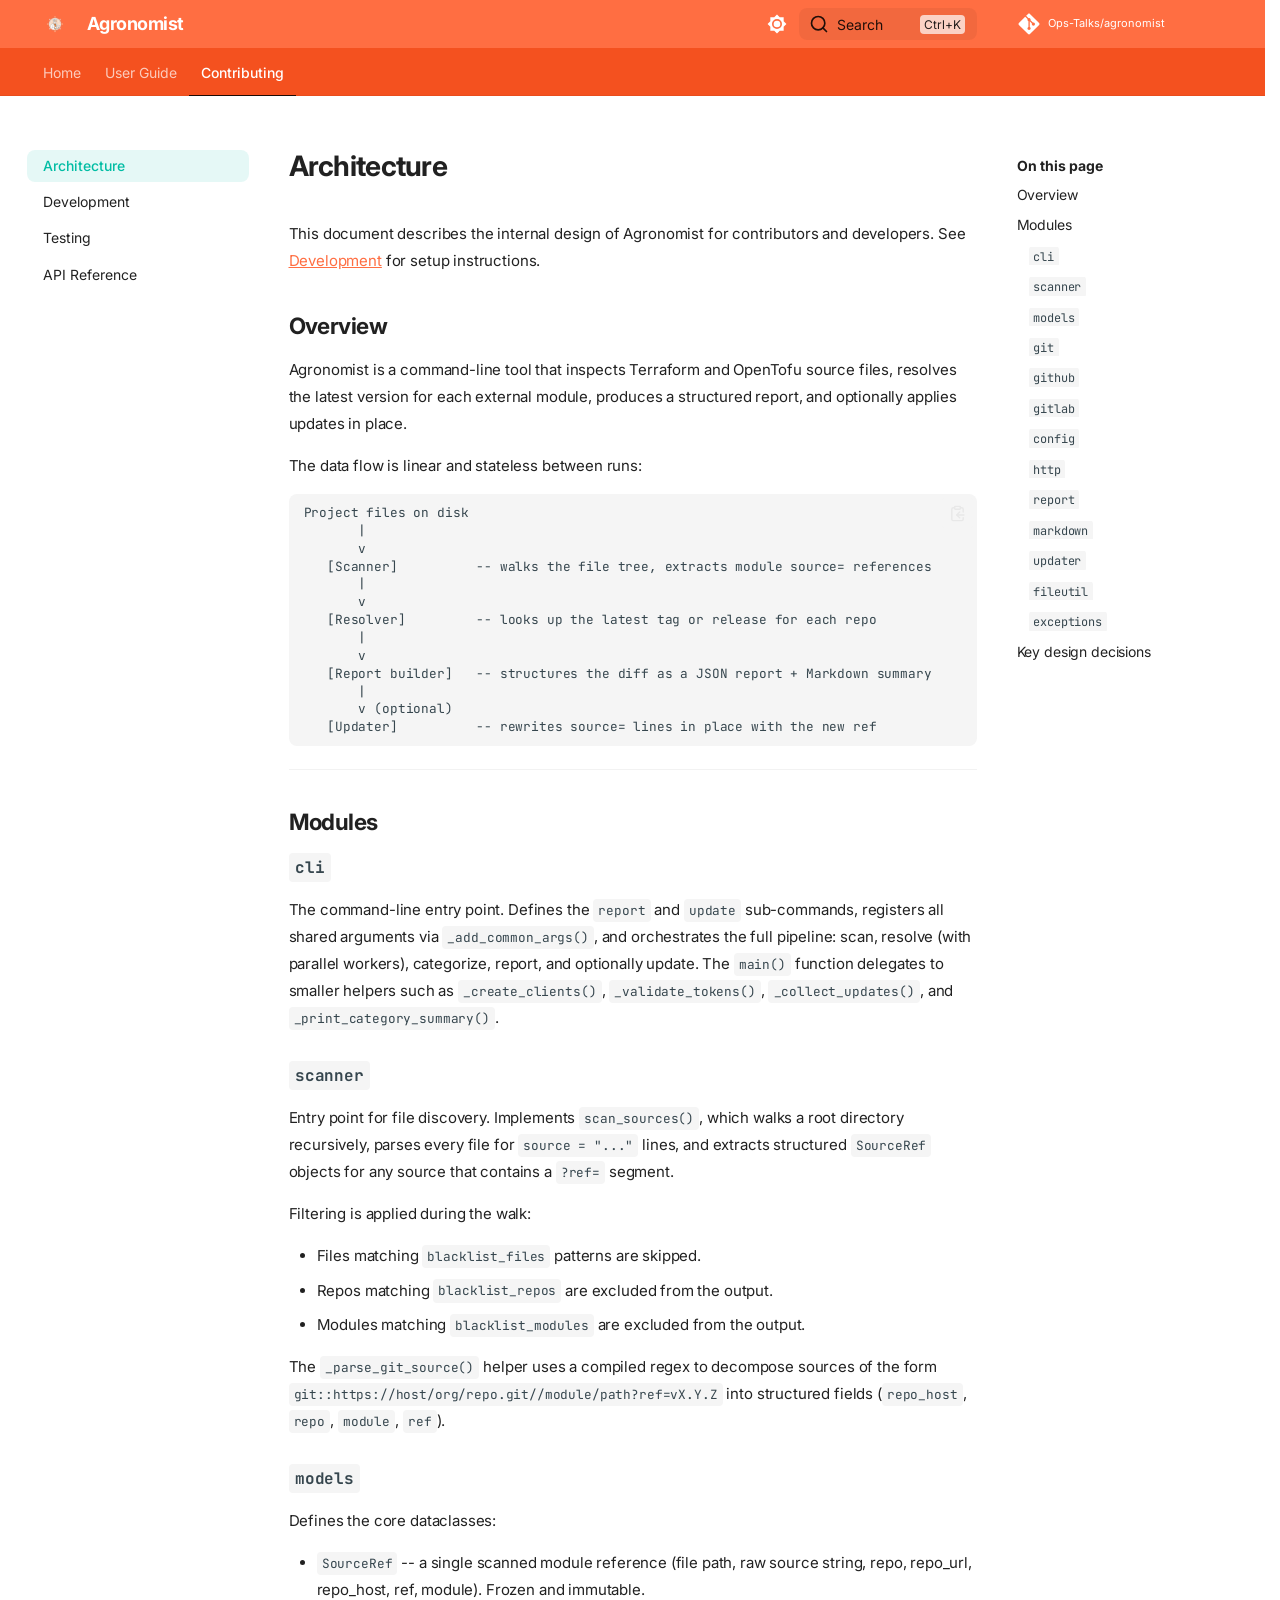
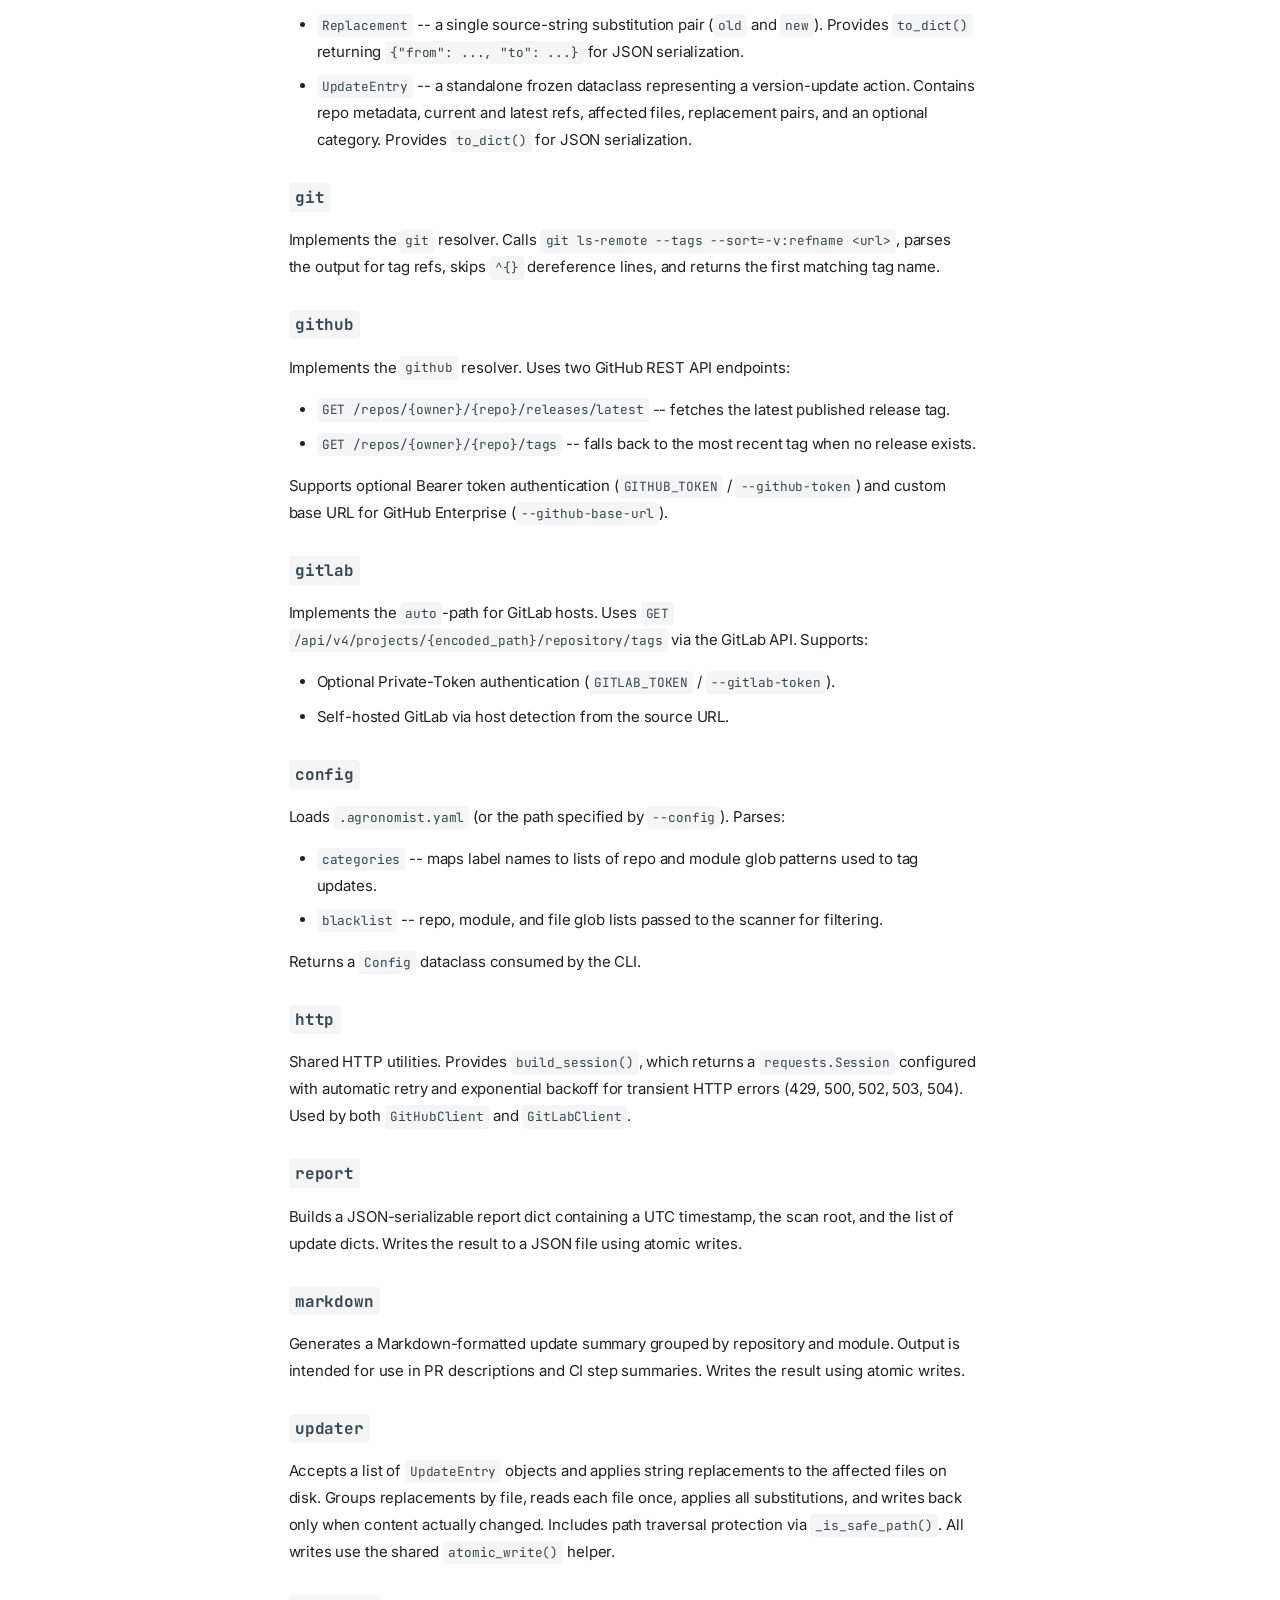
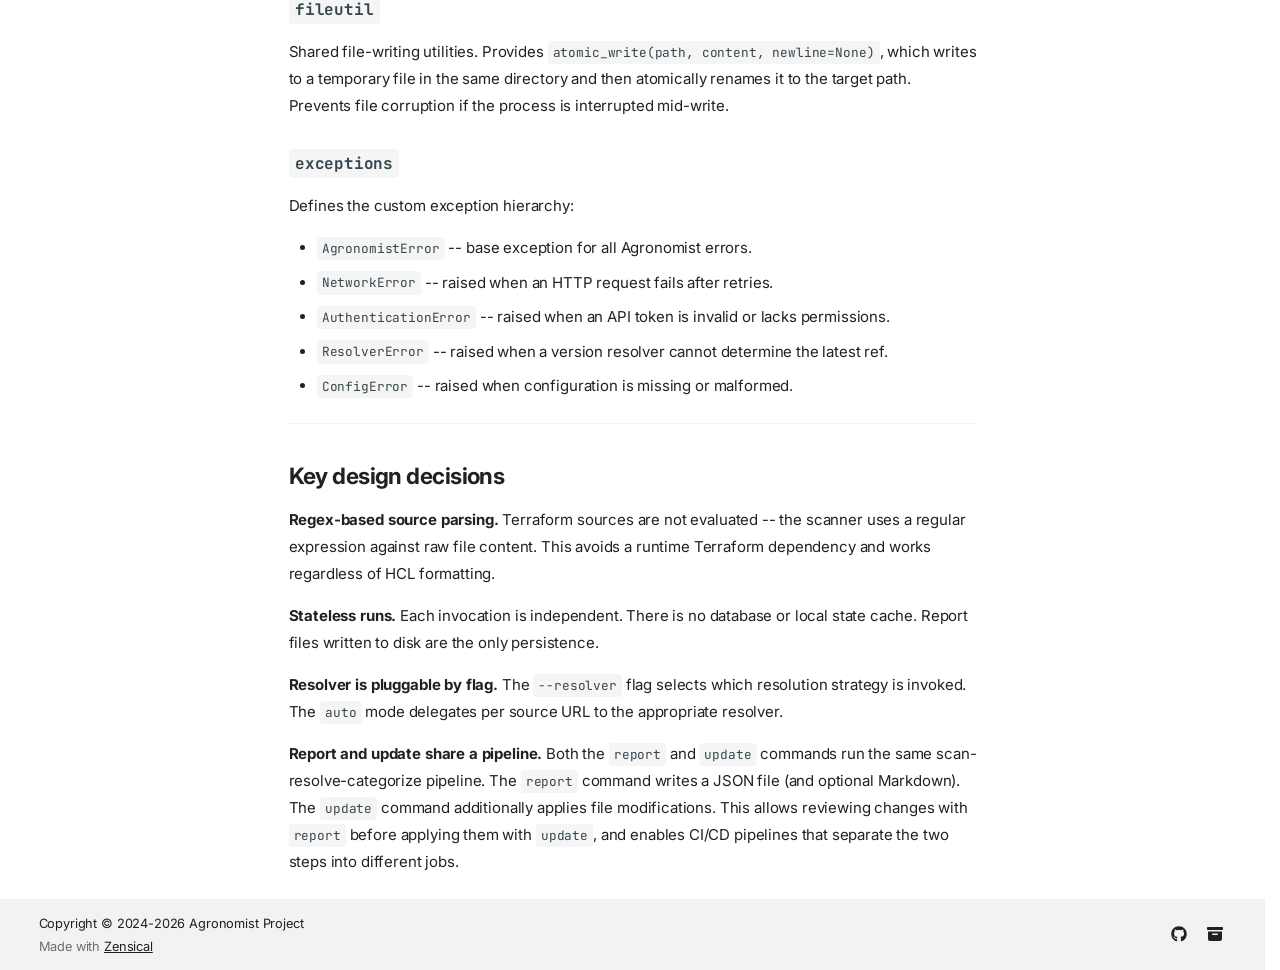
<file: architecture/index.html>
<!doctype html>
<html lang="en" class="no-js">
  <head>
    
      <meta charset="utf-8">
      <meta name="viewport" content="width=device-width,initial-scale=1">
      
        <meta name="description" content="Documentation for Agronomist">
      
      
      
        <link rel="canonical" href="https://ops-talks.github.io/agronomist/architecture/">
      
      
        <link rel="prev" href="../troubleshooting/">
      
      
        <link rel="next" href="../development/">
      
      
        
      
      
      <link rel="icon" href="../assets/agronomist-logo.svg">
      <meta name="generator" content="zensical-0.0.43">
    
    
      
        <title>Architecture - Agronomist</title>
      
    
    
      
        
      
      <link rel="stylesheet" href="../assets/stylesheets/modern/main.fba56155.min.css">
      
        
          
        
        <link rel="stylesheet" href="../assets/stylesheets/modern/palette.dfe2e883.min.css">
      
      


    
    
      
    
    
      
        
        
        <link rel="preconnect" href="https://fonts.gstatic.com" crossorigin>
        <link rel="stylesheet" href="https://fonts.googleapis.com/css?family=Inter:300,300i,400,400i,500,500i,700,700i%7CJetBrains+Mono:400,400i,700,700i&amp;display=fallback">
        <style>:root{--md-text-font:"Inter";--md-code-font:"JetBrains Mono"}</style>
      
    
    
      <link rel="stylesheet" href="../stylesheets/extra.css">
    
    <script>__md_scope=new URL("..",location),__md_scope.pathname.endsWith("/")||(__md_scope=new URL(__md_scope.pathname+"/",location)),__md_hash=e=>[...e].reduce(((e,t)=>(e<<5)-e+t.charCodeAt(0)),0),__md_get=(e,t=localStorage,_=__md_scope)=>JSON.parse(t.getItem(_.pathname+"."+e)),__md_set=(e,t,_=localStorage,a=__md_scope)=>{try{_.setItem(a.pathname+"."+e,JSON.stringify(t))}catch(e){}},document.documentElement.setAttribute("data-platform",navigator.platform)</script>
    
      

    
    
  </head>
  
  
    
    
      
    
    
    
    
    <body dir="ltr" data-md-color-scheme="default" data-md-color-primary="deep-orange" data-md-color-accent="teal">
  
    
    <input class="md-toggle" data-md-toggle="drawer" type="checkbox" id="__drawer" autocomplete="off">
    <input class="md-toggle" data-md-toggle="search" type="checkbox" id="__search" autocomplete="off">
    <label class="md-overlay" for="__drawer" aria-label="Navigation"></label>
    <div data-md-component="skip">
      
        
        <a href="#architecture" class="md-skip">
          Skip to content
        </a>
      
    </div>
    <div data-md-component="announce">
      
    </div>
    
    
      

<header class="md-header" data-md-component="header">
  <nav class="md-header__inner md-grid" aria-label="Header">
    <a href="./.." title="Agronomist" class="md-header__button md-logo" aria-label="Agronomist" data-md-component="logo">
      
  <img src="../assets/agronomist-logo.svg" alt="Agronomist">

    </a>
    <label class="md-header__button md-icon" for="__drawer" aria-label="Navigation">
      
      <svg xmlns="http://www.w3.org/2000/svg" fill="none" stroke="currentColor" stroke-linecap="round" stroke-linejoin="round" stroke-width="2" class="lucide lucide-menu" viewBox="0 0 24 24"><path d="M4 5h16M4 12h16M4 19h16"/></svg>
    </label>
    <div class="md-header__title" data-md-component="header-title">
      <div class="md-header__ellipsis">
        <div class="md-header__topic">
          <span class="md-ellipsis">
            Agronomist
          </span>
        </div>
        <div class="md-header__topic" data-md-component="header-topic">
          <span class="md-ellipsis">
            
              Architecture
            
          </span>
        </div>
      </div>
    </div>
    
      
        <form class="md-header__option" data-md-component="palette">
  
    
    
    
    <input class="md-option" data-md-color-media="none" data-md-color-scheme="default" data-md-color-primary="deep-orange" data-md-color-accent="teal"  aria-label="Switch to dark mode"  type="radio" name="__palette" id="__palette_0">
    
      <label class="md-header__button md-icon" title="Switch to dark mode" for="__palette_1" hidden>
        <svg xmlns="http://www.w3.org/2000/svg" viewBox="0 0 24 24"><path d="M12 8a4 4 0 0 0-4 4 4 4 0 0 0 4 4 4 4 0 0 0 4-4 4 4 0 0 0-4-4m0 10a6 6 0 0 1-6-6 6 6 0 0 1 6-6 6 6 0 0 1 6 6 6 6 0 0 1-6 6m8-9.31V4h-4.69L12 .69 8.69 4H4v4.69L.69 12 4 15.31V20h4.69L12 23.31 15.31 20H20v-4.69L23.31 12z"/></svg>
      </label>
    
  
    
    
    
    <input class="md-option" data-md-color-media="none" data-md-color-scheme="slate" data-md-color-primary="blue-grey" data-md-color-accent="amber"  aria-label="Switch to light mode"  type="radio" name="__palette" id="__palette_1">
    
      <label class="md-header__button md-icon" title="Switch to light mode" for="__palette_0" hidden>
        <svg xmlns="http://www.w3.org/2000/svg" viewBox="0 0 24 24"><path d="M12 18c-.89 0-1.74-.2-2.5-.55C11.56 16.5 13 14.42 13 12s-1.44-4.5-3.5-5.45C10.26 6.2 11.11 6 12 6a6 6 0 0 1 6 6 6 6 0 0 1-6 6m8-9.31V4h-4.69L12 .69 8.69 4H4v4.69L.69 12 4 15.31V20h4.69L12 23.31 15.31 20H20v-4.69L23.31 12z"/></svg>
      </label>
    
  
</form>
      
    
    
      <script>var palette=__md_get("__palette");if(palette&&palette.color){if("(prefers-color-scheme)"===palette.color.media){var media=matchMedia("(prefers-color-scheme: light)"),input=document.querySelector(media.matches?"[data-md-color-media='(prefers-color-scheme: light)']":"[data-md-color-media='(prefers-color-scheme: dark)']");palette.color.media=input.getAttribute("data-md-color-media"),palette.color.scheme=input.getAttribute("data-md-color-scheme"),palette.color.primary=input.getAttribute("data-md-color-primary"),palette.color.accent=input.getAttribute("data-md-color-accent")}for(var[key,value]of Object.entries(palette.color))document.body.setAttribute("data-md-color-"+key,value)}</script>
    
    
    
      
      
        <label class="md-header__button md-icon" for="__search" aria-label="Search">
          
          <svg xmlns="http://www.w3.org/2000/svg" fill="none" stroke="currentColor" stroke-linecap="round" stroke-linejoin="round" stroke-width="2" class="lucide lucide-search" viewBox="0 0 24 24"><path d="m21 21-4.34-4.34"/><circle cx="11" cy="11" r="8"/></svg>
        </label>
        <div class="md-search" data-md-component="search" role="dialog" aria-label="Search">
  <button type="button" class="md-search__button">
    Search
  </button>
</div>
      
    
    <div class="md-header__source">
      
        <a href="https://github.com/Ops-Talks/agronomist" title="Go to repository" class="md-source" data-md-component="source">
  <div class="md-source__icon md-icon">
    
    <svg xmlns="http://www.w3.org/2000/svg" viewBox="0 0 448 512"><!--! Font Awesome Free 7.2.0 by @fontawesome - https://fontawesome.com License - https://fontawesome.com/license/free (Icons: CC BY 4.0, Fonts: SIL OFL 1.1, Code: MIT License) Copyright 2026 Fonticons, Inc.--><path fill="currentColor" d="M439.6 236.1 244 40.5c-5.4-5.5-12.8-8.5-20.4-8.5s-15 3-20.4 8.4L162.5 81l51.5 51.5c27.1-9.1 52.7 16.8 43.4 43.7l49.7 49.7c34.2-11.8 61.2 31 35.5 56.7-26.5 26.5-70.2-2.9-56-37.3L240.3 199v121.9c25.3 12.5 22.3 41.8 9.1 55-6.4 6.4-15.2 10.1-24.3 10.1s-17.8-3.6-24.3-10.1c-17.6-17.6-11.1-46.9 11.2-56v-123c-20.8-8.5-24.6-30.7-18.6-45L142.6 101 8.5 235.1C3 240.6 0 247.9 0 255.5s3 15 8.5 20.4l195.6 195.7c5.4 5.4 12.7 8.4 20.4 8.4s15-3 20.4-8.4l194.7-194.7c5.4-5.4 8.4-12.8 8.4-20.4s-3-15-8.4-20.4"/></svg>
  </div>
  <div class="md-source__repository">
    Ops-Talks/agronomist
  </div>
</a>
      
    </div>
  </nav>
  
</header>
    
    <div class="md-container" data-md-component="container">
      
      
        
          
            
<nav class="md-tabs" aria-label="Tabs" data-md-component="tabs">
  <div class="md-grid">
    <ul class="md-tabs__list">
      
        
  
  
  
  
    <li class="md-tabs__item">
      <a href="./.." class="md-tabs__link">
        
  
  Home

      </a>
    </li>
  

      
        
  
  
  
  
    
      
    
    
    
      <li class="md-tabs__item">
        <a href="../getting-started/" class="md-tabs__link">
          
  
  User Guide

        </a>
      </li>
    
  

      
        
  
  
  
    
  
  
    
      
    
    
    
      <li class="md-tabs__item md-tabs__item--active">
        <a href="././" class="md-tabs__link">
          
  
  Contributing

        </a>
      </li>
    
  

      
    </ul>
  </div>
</nav>
          
        
      
      <main class="md-main" data-md-component="main">
        <div class="md-main__inner md-grid">
          
            
              
              <div class="md-sidebar md-sidebar--primary" data-md-component="sidebar" data-md-type="navigation" >
                <div class="md-sidebar__scrollwrap">
                  <div class="md-sidebar__inner">
                    


  


<nav class="md-nav md-nav--primary md-nav--lifted" aria-label="Navigation" data-md-level="0">
  <label class="md-nav__title" for="__drawer">
    <a href="./.." title="Agronomist" class="md-nav__button md-logo" aria-label="Agronomist" data-md-component="logo">
      
  <img src="../assets/agronomist-logo.svg" alt="Agronomist">

    </a>
    Agronomist
  </label>
  
    <div class="md-nav__source">
      <a href="https://github.com/Ops-Talks/agronomist" title="Go to repository" class="md-source" data-md-component="source">
  <div class="md-source__icon md-icon">
    
    <svg xmlns="http://www.w3.org/2000/svg" viewBox="0 0 448 512"><!--! Font Awesome Free 7.2.0 by @fontawesome - https://fontawesome.com License - https://fontawesome.com/license/free (Icons: CC BY 4.0, Fonts: SIL OFL 1.1, Code: MIT License) Copyright 2026 Fonticons, Inc.--><path fill="currentColor" d="M439.6 236.1 244 40.5c-5.4-5.5-12.8-8.5-20.4-8.5s-15 3-20.4 8.4L162.5 81l51.5 51.5c27.1-9.1 52.7 16.8 43.4 43.7l49.7 49.7c34.2-11.8 61.2 31 35.5 56.7-26.5 26.5-70.2-2.9-56-37.3L240.3 199v121.9c25.3 12.5 22.3 41.8 9.1 55-6.4 6.4-15.2 10.1-24.3 10.1s-17.8-3.6-24.3-10.1c-17.6-17.6-11.1-46.9 11.2-56v-123c-20.8-8.5-24.6-30.7-18.6-45L142.6 101 8.5 235.1C3 240.6 0 247.9 0 255.5s3 15 8.5 20.4l195.6 195.7c5.4 5.4 12.7 8.4 20.4 8.4s15-3 20.4-8.4l194.7-194.7c5.4-5.4 8.4-12.8 8.4-20.4s-3-15-8.4-20.4"/></svg>
  </div>
  <div class="md-source__repository">
    Ops-Talks/agronomist
  </div>
</a>
    </div>
  
  <ul class="md-nav__list" data-md-scrollfix>
    
      
      
  
  
  
  
    <li class="md-nav__item">
      <a href="./.." class="md-nav__link">
        
  
  
  <span class="md-ellipsis">
    
  
  Home

    
  </span>
  
  

      </a>
    </li>
  

    
      
      
  
  
  
  
    
    
    
    
      
      
    
    
    <li class="md-nav__item md-nav__item--nested">
      
        
        
        <input class="md-nav__toggle md-toggle " type="checkbox" id="__nav_2" >
        
          
          <label class="md-nav__link" for="__nav_2" id="__nav_2_label" tabindex="0">
            
  
  
  <span class="md-ellipsis">
    
  
  User Guide

    
  </span>
  
  

            <span class="md-nav__icon md-icon"></span>
          </label>
        
        <nav class="md-nav" data-md-level="1" aria-labelledby="__nav_2_label" aria-expanded="false">
          <label class="md-nav__title" for="__nav_2">
            <span class="md-nav__icon md-icon"></span>
            
  
  User Guide

          </label>
          <ul class="md-nav__list" data-md-scrollfix>
            
              
                
  
  
  
  
    <li class="md-nav__item">
      <a href="../getting-started/" class="md-nav__link">
        
  
  
  <span class="md-ellipsis">
    
  
  Getting Started

    
  </span>
  
  

      </a>
    </li>
  

              
            
              
                
  
  
  
  
    <li class="md-nav__item">
      <a href="../cli/" class="md-nav__link">
        
  
  
  <span class="md-ellipsis">
    
  
  CLI Reference

    
  </span>
  
  

      </a>
    </li>
  

              
            
              
                
  
  
  
  
    <li class="md-nav__item">
      <a href="../configuration/" class="md-nav__link">
        
  
  
  <span class="md-ellipsis">
    
  
  Configuration

    
  </span>
  
  

      </a>
    </li>
  

              
            
              
                
  
  
  
  
    <li class="md-nav__item">
      <a href="../resolvers/" class="md-nav__link">
        
  
  
  <span class="md-ellipsis">
    
  
  Resolvers

    
  </span>
  
  

      </a>
    </li>
  

              
            
              
                
  
  
  
  
    <li class="md-nav__item">
      <a href="../reports/" class="md-nav__link">
        
  
  
  <span class="md-ellipsis">
    
  
  Reports

    
  </span>
  
  

      </a>
    </li>
  

              
            
              
                
  
  
  
  
    <li class="md-nav__item">
      <a href="../github-action/" class="md-nav__link">
        
  
  
  <span class="md-ellipsis">
    
  
  GitHub Action

    
  </span>
  
  

      </a>
    </li>
  

              
            
              
                
  
  
  
  
    <li class="md-nav__item">
      <a href="../gitlab-ci/" class="md-nav__link">
        
  
  
  <span class="md-ellipsis">
    
  
  GitLab CI

    
  </span>
  
  

      </a>
    </li>
  

              
            
              
                
  
  
  
  
    <li class="md-nav__item">
      <a href="../bitbucket-pipelines/" class="md-nav__link">
        
  
  
  <span class="md-ellipsis">
    
  
  Bitbucket Pipelines

    
  </span>
  
  

      </a>
    </li>
  

              
            
              
                
  
  
  
  
    <li class="md-nav__item">
      <a href="../troubleshooting/" class="md-nav__link">
        
  
  
  <span class="md-ellipsis">
    
  
  Troubleshooting

    
  </span>
  
  

      </a>
    </li>
  

              
            
          </ul>
        </nav>
      
    </li>
  

    
      
      
  
  
    
  
  
  
    
    
    
    
      
        
        
      
      
    
    
    <li class="md-nav__item md-nav__item--active md-nav__item--section md-nav__item--nested">
      
        
        
        <input class="md-nav__toggle md-toggle " type="checkbox" id="__nav_3" checked>
        
          
          <label class="md-nav__link" for="__nav_3" id="__nav_3_label" tabindex="">
            
  
  
  <span class="md-ellipsis">
    
  
  Contributing

    
  </span>
  
  

            <span class="md-nav__icon md-icon"></span>
          </label>
        
        <nav class="md-nav" data-md-level="1" aria-labelledby="__nav_3_label" aria-expanded="true">
          <label class="md-nav__title" for="__nav_3">
            <span class="md-nav__icon md-icon"></span>
            
  
  Contributing

          </label>
          <ul class="md-nav__list" data-md-scrollfix>
            
              
                
  
  
    
  
  
  
    <li class="md-nav__item md-nav__item--active">
      
      
      
      
        
      
      
        <label class="md-nav__link md-nav__link--active" for="__toc">
          
  
  
  <span class="md-ellipsis">
    
  
  Architecture

    
  </span>
  
  

          <span class="md-nav__icon md-icon"></span>
        </label>
      
      <a href="././" class="md-nav__link md-nav__link--active">
        
  
  
  <span class="md-ellipsis">
    
  
  Architecture

    
  </span>
  
  

      </a>
      
        


<nav class="md-nav md-nav--secondary" aria-label="On this page">
  
  
  
    
  
  
    <label class="md-nav__title" for="__toc">
      <span class="md-nav__icon md-icon"></span>
      On this page
    </label>
    <ul class="md-nav__list" data-md-component="toc" data-md-scrollfix>
      
        <li class="md-nav__item">
  <a href="#overview" class="md-nav__link">
    <span class="md-ellipsis">
      <span class="md-typeset">
        Overview
      </span>
    </span>
  </a>
  
</li>
      
        <li class="md-nav__item">
  <a href="#modules" class="md-nav__link">
    <span class="md-ellipsis">
      <span class="md-typeset">
        Modules
      </span>
    </span>
  </a>
  
    <nav class="md-nav" aria-label="Modules">
      <ul class="md-nav__list">
        
          <li class="md-nav__item">
  <a href="#cli" class="md-nav__link">
    <span class="md-ellipsis">
      <span class="md-typeset">
        <code>cli</code>
      </span>
    </span>
  </a>
  
</li>
        
          <li class="md-nav__item">
  <a href="#scanner" class="md-nav__link">
    <span class="md-ellipsis">
      <span class="md-typeset">
        <code>scanner</code>
      </span>
    </span>
  </a>
  
</li>
        
          <li class="md-nav__item">
  <a href="#models" class="md-nav__link">
    <span class="md-ellipsis">
      <span class="md-typeset">
        <code>models</code>
      </span>
    </span>
  </a>
  
</li>
        
          <li class="md-nav__item">
  <a href="#git" class="md-nav__link">
    <span class="md-ellipsis">
      <span class="md-typeset">
        <code>git</code>
      </span>
    </span>
  </a>
  
</li>
        
          <li class="md-nav__item">
  <a href="#github" class="md-nav__link">
    <span class="md-ellipsis">
      <span class="md-typeset">
        <code>github</code>
      </span>
    </span>
  </a>
  
</li>
        
          <li class="md-nav__item">
  <a href="#gitlab" class="md-nav__link">
    <span class="md-ellipsis">
      <span class="md-typeset">
        <code>gitlab</code>
      </span>
    </span>
  </a>
  
</li>
        
          <li class="md-nav__item">
  <a href="#config" class="md-nav__link">
    <span class="md-ellipsis">
      <span class="md-typeset">
        <code>config</code>
      </span>
    </span>
  </a>
  
</li>
        
          <li class="md-nav__item">
  <a href="#http" class="md-nav__link">
    <span class="md-ellipsis">
      <span class="md-typeset">
        <code>http</code>
      </span>
    </span>
  </a>
  
</li>
        
          <li class="md-nav__item">
  <a href="#report" class="md-nav__link">
    <span class="md-ellipsis">
      <span class="md-typeset">
        <code>report</code>
      </span>
    </span>
  </a>
  
</li>
        
          <li class="md-nav__item">
  <a href="#markdown" class="md-nav__link">
    <span class="md-ellipsis">
      <span class="md-typeset">
        <code>markdown</code>
      </span>
    </span>
  </a>
  
</li>
        
          <li class="md-nav__item">
  <a href="#updater" class="md-nav__link">
    <span class="md-ellipsis">
      <span class="md-typeset">
        <code>updater</code>
      </span>
    </span>
  </a>
  
</li>
        
          <li class="md-nav__item">
  <a href="#fileutil" class="md-nav__link">
    <span class="md-ellipsis">
      <span class="md-typeset">
        <code>fileutil</code>
      </span>
    </span>
  </a>
  
</li>
        
          <li class="md-nav__item">
  <a href="#exceptions" class="md-nav__link">
    <span class="md-ellipsis">
      <span class="md-typeset">
        <code>exceptions</code>
      </span>
    </span>
  </a>
  
</li>
        
      </ul>
    </nav>
  
</li>
      
        <li class="md-nav__item">
  <a href="#key-design-decisions" class="md-nav__link">
    <span class="md-ellipsis">
      <span class="md-typeset">
        Key design decisions
      </span>
    </span>
  </a>
  
</li>
      
    </ul>
  
</nav>
      
    </li>
  

              
            
              
                
  
  
  
  
    <li class="md-nav__item">
      <a href="../development/" class="md-nav__link">
        
  
  
  <span class="md-ellipsis">
    
  
  Development

    
  </span>
  
  

      </a>
    </li>
  

              
            
              
                
  
  
  
  
    <li class="md-nav__item">
      <a href="../testing/" class="md-nav__link">
        
  
  
  <span class="md-ellipsis">
    
  
  Testing

    
  </span>
  
  

      </a>
    </li>
  

              
            
              
                
  
  
  
  
    <li class="md-nav__item">
      <a href="../api/" class="md-nav__link">
        
  
  
  <span class="md-ellipsis">
    
  
  API Reference

    
  </span>
  
  

      </a>
    </li>
  

              
            
          </ul>
        </nav>
      
    </li>
  

    
  </ul>
</nav>
                  </div>
                </div>
              </div>
            
            
              
              <div class="md-sidebar md-sidebar--secondary" data-md-component="sidebar" data-md-type="toc" >
                <div class="md-sidebar__scrollwrap">
                  
                    
                    
                    
                      
                    
                    
                      <input class="md-nav__toggle md-toggle" type="checkbox" id="__toc">
                      <div class="md-sidebar-button__wrapper">
                        <label class="md-sidebar-button" for="__toc"></label>
                      </div>
                    
                  
                  <div class="md-sidebar__inner">
                    


<nav class="md-nav md-nav--secondary" aria-label="On this page">
  
  
  
    
  
  
    <label class="md-nav__title" for="__toc">
      <span class="md-nav__icon md-icon"></span>
      On this page
    </label>
    <ul class="md-nav__list" data-md-component="toc" data-md-scrollfix>
      
        <li class="md-nav__item">
  <a href="#overview" class="md-nav__link">
    <span class="md-ellipsis">
      <span class="md-typeset">
        Overview
      </span>
    </span>
  </a>
  
</li>
      
        <li class="md-nav__item">
  <a href="#modules" class="md-nav__link">
    <span class="md-ellipsis">
      <span class="md-typeset">
        Modules
      </span>
    </span>
  </a>
  
    <nav class="md-nav" aria-label="Modules">
      <ul class="md-nav__list">
        
          <li class="md-nav__item">
  <a href="#cli" class="md-nav__link">
    <span class="md-ellipsis">
      <span class="md-typeset">
        <code>cli</code>
      </span>
    </span>
  </a>
  
</li>
        
          <li class="md-nav__item">
  <a href="#scanner" class="md-nav__link">
    <span class="md-ellipsis">
      <span class="md-typeset">
        <code>scanner</code>
      </span>
    </span>
  </a>
  
</li>
        
          <li class="md-nav__item">
  <a href="#models" class="md-nav__link">
    <span class="md-ellipsis">
      <span class="md-typeset">
        <code>models</code>
      </span>
    </span>
  </a>
  
</li>
        
          <li class="md-nav__item">
  <a href="#git" class="md-nav__link">
    <span class="md-ellipsis">
      <span class="md-typeset">
        <code>git</code>
      </span>
    </span>
  </a>
  
</li>
        
          <li class="md-nav__item">
  <a href="#github" class="md-nav__link">
    <span class="md-ellipsis">
      <span class="md-typeset">
        <code>github</code>
      </span>
    </span>
  </a>
  
</li>
        
          <li class="md-nav__item">
  <a href="#gitlab" class="md-nav__link">
    <span class="md-ellipsis">
      <span class="md-typeset">
        <code>gitlab</code>
      </span>
    </span>
  </a>
  
</li>
        
          <li class="md-nav__item">
  <a href="#config" class="md-nav__link">
    <span class="md-ellipsis">
      <span class="md-typeset">
        <code>config</code>
      </span>
    </span>
  </a>
  
</li>
        
          <li class="md-nav__item">
  <a href="#http" class="md-nav__link">
    <span class="md-ellipsis">
      <span class="md-typeset">
        <code>http</code>
      </span>
    </span>
  </a>
  
</li>
        
          <li class="md-nav__item">
  <a href="#report" class="md-nav__link">
    <span class="md-ellipsis">
      <span class="md-typeset">
        <code>report</code>
      </span>
    </span>
  </a>
  
</li>
        
          <li class="md-nav__item">
  <a href="#markdown" class="md-nav__link">
    <span class="md-ellipsis">
      <span class="md-typeset">
        <code>markdown</code>
      </span>
    </span>
  </a>
  
</li>
        
          <li class="md-nav__item">
  <a href="#updater" class="md-nav__link">
    <span class="md-ellipsis">
      <span class="md-typeset">
        <code>updater</code>
      </span>
    </span>
  </a>
  
</li>
        
          <li class="md-nav__item">
  <a href="#fileutil" class="md-nav__link">
    <span class="md-ellipsis">
      <span class="md-typeset">
        <code>fileutil</code>
      </span>
    </span>
  </a>
  
</li>
        
          <li class="md-nav__item">
  <a href="#exceptions" class="md-nav__link">
    <span class="md-ellipsis">
      <span class="md-typeset">
        <code>exceptions</code>
      </span>
    </span>
  </a>
  
</li>
        
      </ul>
    </nav>
  
</li>
      
        <li class="md-nav__item">
  <a href="#key-design-decisions" class="md-nav__link">
    <span class="md-ellipsis">
      <span class="md-typeset">
        Key design decisions
      </span>
    </span>
  </a>
  
</li>
      
    </ul>
  
</nav>
                  </div>
                </div>
              </div>
            
          
          
            <div class="md-content" data-md-component="content">
              
              <article class="md-content__inner md-typeset">
                
                  
  
  


<h1 id="architecture">Architecture<a class="headerlink" href="#architecture" title="Permanent link">&para;</a></h1>
<p>This document describes the internal design of Agronomist for contributors and developers. See <a href="../development/">Development</a> for setup instructions.</p>
<h2 id="overview">Overview<a class="headerlink" href="#overview" title="Permanent link">&para;</a></h2>
<p>Agronomist is a command-line tool that inspects Terraform and OpenTofu source files, resolves the latest version for each external module, produces a structured report, and optionally applies updates in place.</p>
<p>The data flow is linear and stateless between runs:</p>
<div class="language-text highlight"><pre><span></span><code><span id="__span-0-1"><a id="__codelineno-0-1" name="__codelineno-0-1" href="#__codelineno-0-1"></a>Project files on disk
</span><span id="__span-0-2"><a id="__codelineno-0-2" name="__codelineno-0-2" href="#__codelineno-0-2"></a>       |
</span><span id="__span-0-3"><a id="__codelineno-0-3" name="__codelineno-0-3" href="#__codelineno-0-3"></a>       v
</span><span id="__span-0-4"><a id="__codelineno-0-4" name="__codelineno-0-4" href="#__codelineno-0-4"></a>   [Scanner]          -- walks the file tree, extracts module source= references
</span><span id="__span-0-5"><a id="__codelineno-0-5" name="__codelineno-0-5" href="#__codelineno-0-5"></a>       |
</span><span id="__span-0-6"><a id="__codelineno-0-6" name="__codelineno-0-6" href="#__codelineno-0-6"></a>       v
</span><span id="__span-0-7"><a id="__codelineno-0-7" name="__codelineno-0-7" href="#__codelineno-0-7"></a>   [Resolver]         -- looks up the latest tag or release for each repo
</span><span id="__span-0-8"><a id="__codelineno-0-8" name="__codelineno-0-8" href="#__codelineno-0-8"></a>       |
</span><span id="__span-0-9"><a id="__codelineno-0-9" name="__codelineno-0-9" href="#__codelineno-0-9"></a>       v
</span><span id="__span-0-10"><a id="__codelineno-0-10" name="__codelineno-0-10" href="#__codelineno-0-10"></a>   [Report builder]   -- structures the diff as a JSON report + Markdown summary
</span><span id="__span-0-11"><a id="__codelineno-0-11" name="__codelineno-0-11" href="#__codelineno-0-11"></a>       |
</span><span id="__span-0-12"><a id="__codelineno-0-12" name="__codelineno-0-12" href="#__codelineno-0-12"></a>       v (optional)
</span><span id="__span-0-13"><a id="__codelineno-0-13" name="__codelineno-0-13" href="#__codelineno-0-13"></a>   [Updater]          -- rewrites source= lines in place with the new ref
</span></code></pre></div>
<hr />
<h2 id="modules">Modules<a class="headerlink" href="#modules" title="Permanent link">&para;</a></h2>
<h3 id="cli"><code>cli</code><a class="headerlink" href="#cli" title="Permanent link">&para;</a></h3>
<p>The command-line entry point. Defines the <code>report</code> and <code>update</code> sub-commands, registers all shared arguments via <code>_add_common_args()</code>, and orchestrates the full pipeline: scan, resolve (with parallel workers), categorize, report, and optionally update. The <code>main()</code> function delegates to smaller helpers such as <code>_create_clients()</code>, <code>_validate_tokens()</code>, <code>_collect_updates()</code>, and <code>_print_category_summary()</code>.</p>
<h3 id="scanner"><code>scanner</code><a class="headerlink" href="#scanner" title="Permanent link">&para;</a></h3>
<p>Entry point for file discovery. Implements <code>scan_sources()</code>, which walks a root directory recursively, parses every file for <code>source = "..."</code> lines, and extracts structured <code>SourceRef</code> objects for any source that contains a <code>?ref=</code> segment.</p>
<p>Filtering is applied during the walk:</p>
<ul>
<li>Files matching <code>blacklist_files</code> patterns are skipped.</li>
<li>Repos matching <code>blacklist_repos</code> are excluded from the output.</li>
<li>Modules matching <code>blacklist_modules</code> are excluded from the output.</li>
</ul>
<p>The <code>_parse_git_source()</code> helper uses a compiled regex to decompose sources of the form <code>git::https://host/org/repo.git//module/path?ref=vX.Y.Z</code> into structured fields (<code>repo_host</code>, <code>repo</code>, <code>module</code>, <code>ref</code>).</p>
<h3 id="models"><code>models</code><a class="headerlink" href="#models" title="Permanent link">&para;</a></h3>
<p>Defines the core dataclasses:</p>
<ul>
<li><code>SourceRef</code> -- a single scanned module reference (file path, raw source string, repo, repo_url, repo_host, ref, module). Frozen and immutable.</li>
<li><code>Replacement</code> -- a single source-string substitution pair (<code>old</code> and <code>new</code>). Provides <code>to_dict()</code> returning <code>{"from": ..., "to": ...}</code> for JSON serialization.</li>
<li><code>UpdateEntry</code> -- a standalone frozen dataclass representing a version-update action. Contains repo metadata, current and latest refs, affected files, replacement pairs, and an optional category. Provides <code>to_dict()</code> for JSON serialization.</li>
</ul>
<h3 id="git"><code>git</code><a class="headerlink" href="#git" title="Permanent link">&para;</a></h3>
<p>Implements the <code>git</code> resolver. Calls <code>git ls-remote --tags --sort=-v:refname &lt;url&gt;</code>, parses the output for tag refs, skips <code>^{}</code> dereference lines, and returns the first matching tag name.</p>
<h3 id="github"><code>github</code><a class="headerlink" href="#github" title="Permanent link">&para;</a></h3>
<p>Implements the <code>github</code> resolver. Uses two GitHub REST API endpoints:</p>
<ul>
<li><code>GET /repos/{owner}/{repo}/releases/latest</code> -- fetches the latest published release tag.</li>
<li><code>GET /repos/{owner}/{repo}/tags</code> -- falls back to the most recent tag when no release exists.</li>
</ul>
<p>Supports optional Bearer token authentication (<code>GITHUB_TOKEN</code> / <code>--github-token</code>) and custom base URL for GitHub Enterprise (<code>--github-base-url</code>).</p>
<h3 id="gitlab"><code>gitlab</code><a class="headerlink" href="#gitlab" title="Permanent link">&para;</a></h3>
<p>Implements the <code>auto</code>-path for GitLab hosts. Uses <code>GET /api/v4/projects/{encoded_path}/repository/tags</code> via the GitLab API. Supports:</p>
<ul>
<li>Optional Private-Token authentication (<code>GITLAB_TOKEN</code> / <code>--gitlab-token</code>).</li>
<li>Self-hosted GitLab via host detection from the source URL.</li>
</ul>
<h3 id="config"><code>config</code><a class="headerlink" href="#config" title="Permanent link">&para;</a></h3>
<p>Loads <code>.agronomist.yaml</code> (or the path specified by <code>--config</code>). Parses:</p>
<ul>
<li><code>categories</code> -- maps label names to lists of repo and module glob patterns used to tag updates.</li>
<li><code>blacklist</code> -- repo, module, and file glob lists passed to the scanner for filtering.</li>
</ul>
<p>Returns a <code>Config</code> dataclass consumed by the CLI.</p>
<h3 id="http"><code>http</code><a class="headerlink" href="#http" title="Permanent link">&para;</a></h3>
<p>Shared HTTP utilities. Provides <code>build_session()</code>, which returns a <code>requests.Session</code> configured with automatic retry and exponential backoff for transient HTTP errors (429, 500, 502, 503, 504). Used by both <code>GitHubClient</code> and <code>GitLabClient</code>.</p>
<h3 id="report"><code>report</code><a class="headerlink" href="#report" title="Permanent link">&para;</a></h3>
<p>Builds a JSON-serializable report dict containing a UTC timestamp, the scan root, and the list of update dicts. Writes the result to a JSON file using atomic writes.</p>
<h3 id="markdown"><code>markdown</code><a class="headerlink" href="#markdown" title="Permanent link">&para;</a></h3>
<p>Generates a Markdown-formatted update summary grouped by repository and module. Output is intended for use in PR descriptions and CI step summaries. Writes the result using atomic writes.</p>
<h3 id="updater"><code>updater</code><a class="headerlink" href="#updater" title="Permanent link">&para;</a></h3>
<p>Accepts a list of <code>UpdateEntry</code> objects and applies string replacements to the affected files on disk. Groups replacements by file, reads each file once, applies all substitutions, and writes back only when content actually changed. Includes path traversal protection via <code>_is_safe_path()</code>. All writes use the shared <code>atomic_write()</code> helper.</p>
<h3 id="fileutil"><code>fileutil</code><a class="headerlink" href="#fileutil" title="Permanent link">&para;</a></h3>
<p>Shared file-writing utilities. Provides <code>atomic_write(path, content, newline=None)</code>, which writes to a temporary file in the same directory and then atomically renames it to the target path. Prevents file corruption if the process is interrupted mid-write.</p>
<h3 id="exceptions"><code>exceptions</code><a class="headerlink" href="#exceptions" title="Permanent link">&para;</a></h3>
<p>Defines the custom exception hierarchy:</p>
<ul>
<li><code>AgronomistError</code> -- base exception for all Agronomist errors.</li>
<li><code>NetworkError</code> -- raised when an HTTP request fails after retries.</li>
<li><code>AuthenticationError</code> -- raised when an API token is invalid or lacks permissions.</li>
<li><code>ResolverError</code> -- raised when a version resolver cannot determine the latest ref.</li>
<li><code>ConfigError</code> -- raised when configuration is missing or malformed.</li>
</ul>
<hr />
<h2 id="key-design-decisions">Key design decisions<a class="headerlink" href="#key-design-decisions" title="Permanent link">&para;</a></h2>
<p><strong>Regex-based source parsing.</strong> Terraform sources are not evaluated -- the scanner uses a regular expression against raw file content. This avoids a runtime Terraform dependency and works regardless of HCL formatting.</p>
<p><strong>Stateless runs.</strong> Each invocation is independent. There is no database or local state cache. Report files written to disk are the only persistence.</p>
<p><strong>Resolver is pluggable by flag.</strong> The <code>--resolver</code> flag selects which resolution strategy is invoked. The <code>auto</code> mode delegates per source URL to the appropriate resolver.</p>
<p><strong>Report and update share a pipeline.</strong> Both the <code>report</code> and <code>update</code> commands run the same scan-resolve-categorize pipeline. The <code>report</code> command writes a JSON file (and optional Markdown). The <code>update</code> command additionally applies file modifications. This allows reviewing changes with <code>report</code> before applying them with <code>update</code>, and enables CI/CD pipelines that separate the two steps into different jobs.</p>














                
              </article>
            </div>
          
          
<script>var target=document.getElementById(location.hash.slice(1));target&&target.name&&(target.checked=target.name.startsWith("__tabbed_"))</script>
        </div>
        
          <button type="button" class="md-top md-icon" data-md-component="top" hidden>
  
  <svg xmlns="http://www.w3.org/2000/svg" fill="none" stroke="currentColor" stroke-linecap="round" stroke-linejoin="round" stroke-width="2" class="lucide lucide-circle-arrow-up" viewBox="0 0 24 24"><circle cx="12" cy="12" r="10"/><path d="m16 12-4-4-4 4M12 16V8"/></svg>
  Back to top
</button>
        
      </main>
      
        <footer class="md-footer">
  
  <div class="md-footer-meta md-typeset">
    <div class="md-footer-meta__inner md-grid">
      <div class="md-copyright">
  
    <div class="md-copyright__highlight">
      Copyright &copy; 2024-2026 Agronomist Project
    </div>
  
  
    Made with
    <a href="https://zensical.org/" target="_blank" rel="noopener">
      Zensical
    </a>
  
</div>
      
        
<div class="md-social">
  
    
    
    
    
    <a href="https://github.com/Ops-Talks/agronomist" target="_blank" rel="noopener" title="GitHub Ops-Talks&#x2f;agronomist" class="md-social__link">
      <svg xmlns="http://www.w3.org/2000/svg" viewBox="0 0 512 512"><!--! Font Awesome Free 7.2.0 by @fontawesome - https://fontawesome.com License - https://fontawesome.com/license/free (Icons: CC BY 4.0, Fonts: SIL OFL 1.1, Code: MIT License) Copyright 2026 Fonticons, Inc.--><path fill="currentColor" d="M173.9 397.4c0 2-2.3 3.6-5.2 3.6-3.3.3-5.6-1.3-5.6-3.6 0-2 2.3-3.6 5.2-3.6 3-.3 5.6 1.3 5.6 3.6m-31.1-4.5c-.7 2 1.3 4.3 4.3 4.9 2.6 1 5.6 0 6.2-2s-1.3-4.3-4.3-5.2c-2.6-.7-5.5.3-6.2 2.3m44.2-1.7c-2.9.7-4.9 2.6-4.6 4.9.3 2 2.9 3.3 5.9 2.6 2.9-.7 4.9-2.6 4.6-4.6-.3-1.9-3-3.2-5.9-2.9M252.8 8C114.1 8 8 113.3 8 252c0 110.9 69.8 205.8 169.5 239.2 12.8 2.3 17.3-5.6 17.3-12.1 0-6.2-.3-40.4-.3-61.4 0 0-70 15-84.7-29.8 0 0-11.4-29.1-27.8-36.6 0 0-22.9-15.7 1.6-15.4 0 0 24.9 2 38.6 25.8 21.9 38.6 58.6 27.5 72.9 20.9 2.3-16 8.8-27.1 16-33.7-55.9-6.2-112.3-14.3-112.3-110.5 0-27.5 7.6-41.3 23.6-58.9-2.6-6.5-11.1-33.3 2.6-67.9 20.9-6.5 69 27 69 27 20-5.6 41.5-8.5 62.8-8.5s42.8 2.9 62.8 8.5c0 0 48.1-33.6 69-27 13.7 34.7 5.2 61.4 2.6 67.9 16 17.7 25.8 31.5 25.8 58.9 0 96.5-58.9 104.2-114.8 110.5 9.2 7.9 17 22.9 17 46.4 0 33.7-.3 75.4-.3 83.6 0 6.5 4.6 14.4 17.3 12.1C436.2 457.8 504 362.9 504 252 504 113.3 391.5 8 252.8 8M105.2 352.9c-1.3 1-1 3.3.7 5.2 1.6 1.6 3.9 2.3 5.2 1 1.3-1 1-3.3-.7-5.2-1.6-1.6-3.9-2.3-5.2-1m-10.8-8.1c-.7 1.3.3 2.9 2.3 3.9 1.6 1 3.6.7 4.3-.7.7-1.3-.3-2.9-2.3-3.9-2-.6-3.6-.3-4.3.7m32.4 35.6c-1.6 1.3-1 4.3 1.3 6.2 2.3 2.3 5.2 2.6 6.5 1 1.3-1.3.7-4.3-1.3-6.2-2.2-2.3-5.2-2.6-6.5-1m-11.4-14.7c-1.6 1-1.6 3.6 0 5.9s4.3 3.3 5.6 2.3c1.6-1.3 1.6-3.9 0-6.2-1.4-2.3-4-3.3-5.6-2"/></svg>
    </a>
  
    
    
    
    
    <a href="https://github.com/Ops-Talks" target="_blank" rel="noopener" title="Ops-Talks Projects" class="md-social__link">
      <svg xmlns="http://www.w3.org/2000/svg" viewBox="0 0 512 512"><!--! Font Awesome Free 7.2.0 by @fontawesome - https://fontawesome.com License - https://fontawesome.com/license/free (Icons: CC BY 4.0, Fonts: SIL OFL 1.1, Code: MIT License) Copyright 2026 Fonticons, Inc.--><path fill="currentColor" d="M0 64c0-17.7 14.3-32 32-32h448c17.7 0 32 14.3 32 32v32c0 17.7-14.3 32-32 32H32c-17.7 0-32-14.3-32-32zm32 112h448v240c0 35.3-28.7 64-64 64H96c-35.3 0-64-28.7-64-64zm152 64c-13.3 0-24 10.7-24 24s10.7 24 24 24h144c13.3 0 24-10.7 24-24s-10.7-24-24-24z"/></svg>
    </a>
  
</div>
      
    </div>
  </div>
</footer>
      
    </div>
    <div class="md-dialog" data-md-component="dialog">
      <div class="md-dialog__inner md-typeset"></div>
    </div>
    
    
    
      
      
      <script id="__config" type="application/json">{"annotate":null,"base":"..","features":["navigation.tabs","navigation.top","content.code.copy"],"search":"../assets/javascripts/workers/search.e2d2d235.min.js","tags":null,"translations":{"clipboard.copied":"Copied to clipboard","clipboard.copy":"Copy to clipboard","search.result.more.one":"1 more on this page","search.result.more.other":"# more on this page","search.result.none":"No matching documents","search.result.one":"1 matching document","search.result.other":"# matching documents","search.result.placeholder":"Type to start searching","search.result.term.missing":"Missing","select.version":"Select version"},"version":null}</script>
    
    
      <script src="../assets/javascripts/bundle.6e5f0216.min.js"></script>
      
    
  </body>
</html>
</file>
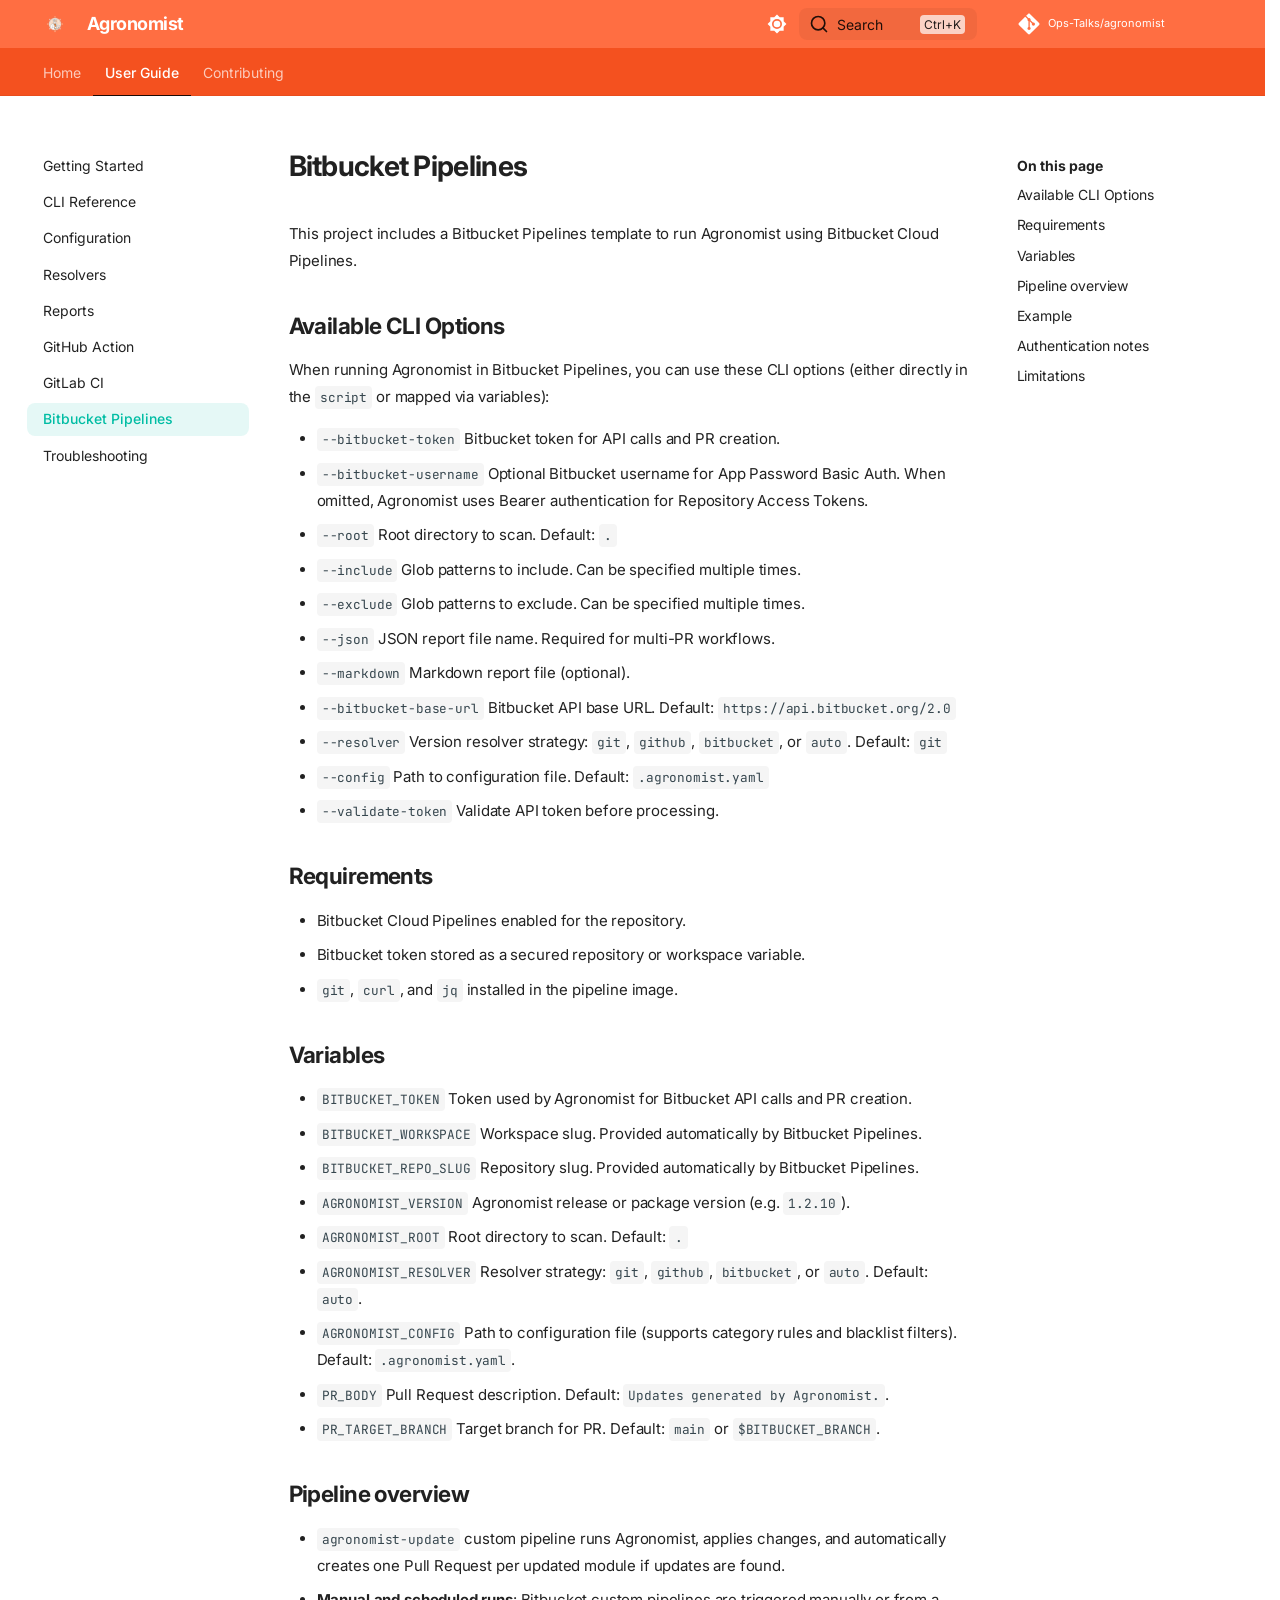
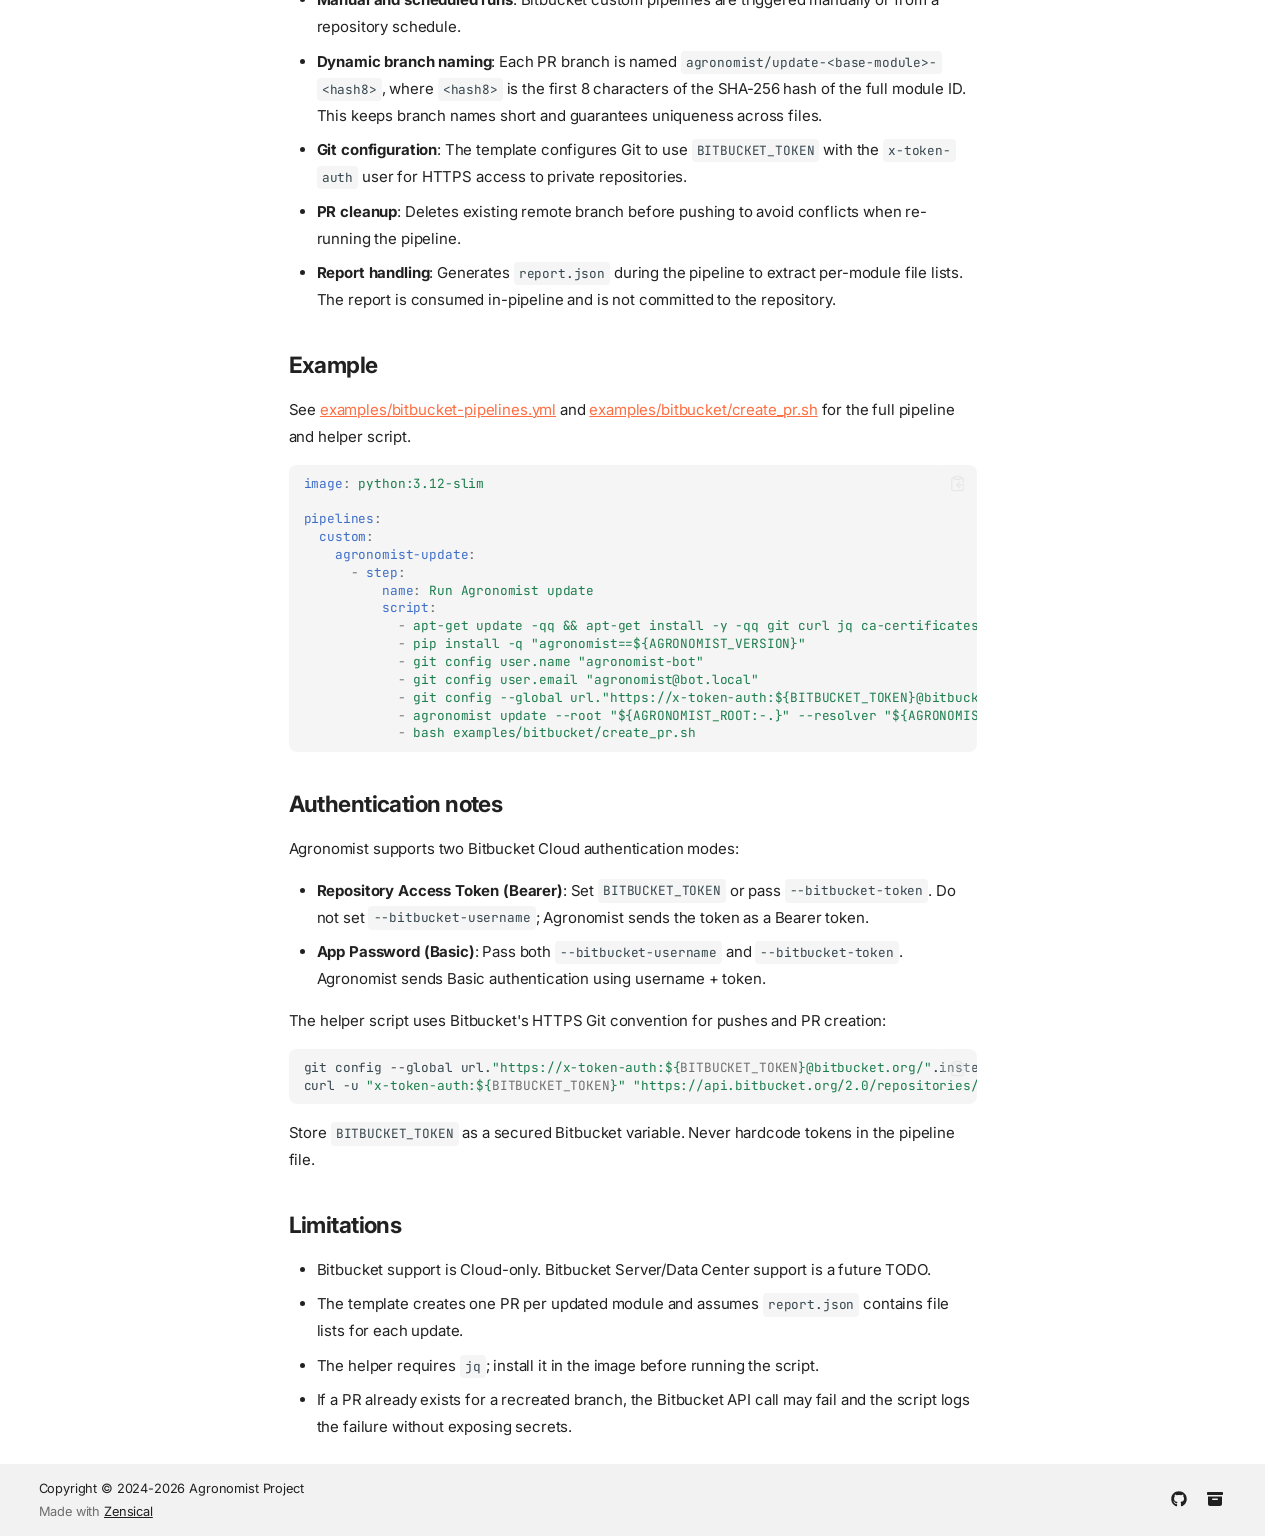
<file: bitbucket-pipelines/index.html>
<!doctype html>
<html lang="en" class="no-js">
  <head>
    
      <meta charset="utf-8">
      <meta name="viewport" content="width=device-width,initial-scale=1">
      
        <meta name="description" content="Documentation for Agronomist">
      
      
      
        <link rel="canonical" href="https://ops-talks.github.io/agronomist/bitbucket-pipelines/">
      
      
        <link rel="prev" href="../gitlab-ci/">
      
      
        <link rel="next" href="../troubleshooting/">
      
      
        
      
      
      <link rel="icon" href="../assets/agronomist-logo.svg">
      <meta name="generator" content="zensical-0.0.43">
    
    
      
        <title>Bitbucket Pipelines - Agronomist</title>
      
    
    
      
        
      
      <link rel="stylesheet" href="../assets/stylesheets/modern/main.fba56155.min.css">
      
        
          
        
        <link rel="stylesheet" href="../assets/stylesheets/modern/palette.dfe2e883.min.css">
      
      


    
    
      
    
    
      
        
        
        <link rel="preconnect" href="https://fonts.gstatic.com" crossorigin>
        <link rel="stylesheet" href="https://fonts.googleapis.com/css?family=Inter:300,300i,400,400i,500,500i,700,700i%7CJetBrains+Mono:400,400i,700,700i&amp;display=fallback">
        <style>:root{--md-text-font:"Inter";--md-code-font:"JetBrains Mono"}</style>
      
    
    
      <link rel="stylesheet" href="../stylesheets/extra.css">
    
    <script>__md_scope=new URL("..",location),__md_scope.pathname.endsWith("/")||(__md_scope=new URL(__md_scope.pathname+"/",location)),__md_hash=e=>[...e].reduce(((e,t)=>(e<<5)-e+t.charCodeAt(0)),0),__md_get=(e,t=localStorage,_=__md_scope)=>JSON.parse(t.getItem(_.pathname+"."+e)),__md_set=(e,t,_=localStorage,a=__md_scope)=>{try{_.setItem(a.pathname+"."+e,JSON.stringify(t))}catch(e){}},document.documentElement.setAttribute("data-platform",navigator.platform)</script>
    
      

    
    
  </head>
  
  
    
    
      
    
    
    
    
    <body dir="ltr" data-md-color-scheme="default" data-md-color-primary="deep-orange" data-md-color-accent="teal">
  
    
    <input class="md-toggle" data-md-toggle="drawer" type="checkbox" id="__drawer" autocomplete="off">
    <input class="md-toggle" data-md-toggle="search" type="checkbox" id="__search" autocomplete="off">
    <label class="md-overlay" for="__drawer" aria-label="Navigation"></label>
    <div data-md-component="skip">
      
        
        <a href="#bitbucket-pipelines" class="md-skip">
          Skip to content
        </a>
      
    </div>
    <div data-md-component="announce">
      
    </div>
    
    
      

<header class="md-header" data-md-component="header">
  <nav class="md-header__inner md-grid" aria-label="Header">
    <a href="./.." title="Agronomist" class="md-header__button md-logo" aria-label="Agronomist" data-md-component="logo">
      
  <img src="../assets/agronomist-logo.svg" alt="Agronomist">

    </a>
    <label class="md-header__button md-icon" for="__drawer" aria-label="Navigation">
      
      <svg xmlns="http://www.w3.org/2000/svg" fill="none" stroke="currentColor" stroke-linecap="round" stroke-linejoin="round" stroke-width="2" class="lucide lucide-menu" viewBox="0 0 24 24"><path d="M4 5h16M4 12h16M4 19h16"/></svg>
    </label>
    <div class="md-header__title" data-md-component="header-title">
      <div class="md-header__ellipsis">
        <div class="md-header__topic">
          <span class="md-ellipsis">
            Agronomist
          </span>
        </div>
        <div class="md-header__topic" data-md-component="header-topic">
          <span class="md-ellipsis">
            
              Bitbucket Pipelines
            
          </span>
        </div>
      </div>
    </div>
    
      
        <form class="md-header__option" data-md-component="palette">
  
    
    
    
    <input class="md-option" data-md-color-media="none" data-md-color-scheme="default" data-md-color-primary="deep-orange" data-md-color-accent="teal"  aria-label="Switch to dark mode"  type="radio" name="__palette" id="__palette_0">
    
      <label class="md-header__button md-icon" title="Switch to dark mode" for="__palette_1" hidden>
        <svg xmlns="http://www.w3.org/2000/svg" viewBox="0 0 24 24"><path d="M12 8a4 4 0 0 0-4 4 4 4 0 0 0 4 4 4 4 0 0 0 4-4 4 4 0 0 0-4-4m0 10a6 6 0 0 1-6-6 6 6 0 0 1 6-6 6 6 0 0 1 6 6 6 6 0 0 1-6 6m8-9.31V4h-4.69L12 .69 8.69 4H4v4.69L.69 12 4 15.31V20h4.69L12 23.31 15.31 20H20v-4.69L23.31 12z"/></svg>
      </label>
    
  
    
    
    
    <input class="md-option" data-md-color-media="none" data-md-color-scheme="slate" data-md-color-primary="blue-grey" data-md-color-accent="amber"  aria-label="Switch to light mode"  type="radio" name="__palette" id="__palette_1">
    
      <label class="md-header__button md-icon" title="Switch to light mode" for="__palette_0" hidden>
        <svg xmlns="http://www.w3.org/2000/svg" viewBox="0 0 24 24"><path d="M12 18c-.89 0-1.74-.2-2.5-.55C11.56 16.5 13 14.42 13 12s-1.44-4.5-3.5-5.45C10.26 6.2 11.11 6 12 6a6 6 0 0 1 6 6 6 6 0 0 1-6 6m8-9.31V4h-4.69L12 .69 8.69 4H4v4.69L.69 12 4 15.31V20h4.69L12 23.31 15.31 20H20v-4.69L23.31 12z"/></svg>
      </label>
    
  
</form>
      
    
    
      <script>var palette=__md_get("__palette");if(palette&&palette.color){if("(prefers-color-scheme)"===palette.color.media){var media=matchMedia("(prefers-color-scheme: light)"),input=document.querySelector(media.matches?"[data-md-color-media='(prefers-color-scheme: light)']":"[data-md-color-media='(prefers-color-scheme: dark)']");palette.color.media=input.getAttribute("data-md-color-media"),palette.color.scheme=input.getAttribute("data-md-color-scheme"),palette.color.primary=input.getAttribute("data-md-color-primary"),palette.color.accent=input.getAttribute("data-md-color-accent")}for(var[key,value]of Object.entries(palette.color))document.body.setAttribute("data-md-color-"+key,value)}</script>
    
    
    
      
      
        <label class="md-header__button md-icon" for="__search" aria-label="Search">
          
          <svg xmlns="http://www.w3.org/2000/svg" fill="none" stroke="currentColor" stroke-linecap="round" stroke-linejoin="round" stroke-width="2" class="lucide lucide-search" viewBox="0 0 24 24"><path d="m21 21-4.34-4.34"/><circle cx="11" cy="11" r="8"/></svg>
        </label>
        <div class="md-search" data-md-component="search" role="dialog" aria-label="Search">
  <button type="button" class="md-search__button">
    Search
  </button>
</div>
      
    
    <div class="md-header__source">
      
        <a href="https://github.com/Ops-Talks/agronomist" title="Go to repository" class="md-source" data-md-component="source">
  <div class="md-source__icon md-icon">
    
    <svg xmlns="http://www.w3.org/2000/svg" viewBox="0 0 448 512"><!--! Font Awesome Free 7.2.0 by @fontawesome - https://fontawesome.com License - https://fontawesome.com/license/free (Icons: CC BY 4.0, Fonts: SIL OFL 1.1, Code: MIT License) Copyright 2026 Fonticons, Inc.--><path fill="currentColor" d="M439.6 236.1 244 40.5c-5.4-5.5-12.8-8.5-20.4-8.5s-15 3-20.4 8.4L162.5 81l51.5 51.5c27.1-9.1 52.7 16.8 43.4 43.7l49.7 49.7c34.2-11.8 61.2 31 35.5 56.7-26.5 26.5-70.2-2.9-56-37.3L240.3 199v121.9c25.3 12.5 22.3 41.8 9.1 55-6.4 6.4-15.2 10.1-24.3 10.1s-17.8-3.6-24.3-10.1c-17.6-17.6-11.1-46.9 11.2-56v-123c-20.8-8.5-24.6-30.7-18.6-45L142.6 101 8.5 235.1C3 240.6 0 247.9 0 255.5s3 15 8.5 20.4l195.6 195.7c5.4 5.4 12.7 8.4 20.4 8.4s15-3 20.4-8.4l194.7-194.7c5.4-5.4 8.4-12.8 8.4-20.4s-3-15-8.4-20.4"/></svg>
  </div>
  <div class="md-source__repository">
    Ops-Talks/agronomist
  </div>
</a>
      
    </div>
  </nav>
  
</header>
    
    <div class="md-container" data-md-component="container">
      
      
        
          
            
<nav class="md-tabs" aria-label="Tabs" data-md-component="tabs">
  <div class="md-grid">
    <ul class="md-tabs__list">
      
        
  
  
  
  
    <li class="md-tabs__item">
      <a href="./.." class="md-tabs__link">
        
  
  Home

      </a>
    </li>
  

      
        
  
  
  
    
  
  
    
      
    
    
    
      <li class="md-tabs__item md-tabs__item--active">
        <a href="../getting-started/" class="md-tabs__link">
          
  
  User Guide

        </a>
      </li>
    
  

      
        
  
  
  
  
    
      
    
    
    
      <li class="md-tabs__item">
        <a href="../architecture/" class="md-tabs__link">
          
  
  Contributing

        </a>
      </li>
    
  

      
    </ul>
  </div>
</nav>
          
        
      
      <main class="md-main" data-md-component="main">
        <div class="md-main__inner md-grid">
          
            
              
              <div class="md-sidebar md-sidebar--primary" data-md-component="sidebar" data-md-type="navigation" >
                <div class="md-sidebar__scrollwrap">
                  <div class="md-sidebar__inner">
                    


  


<nav class="md-nav md-nav--primary md-nav--lifted" aria-label="Navigation" data-md-level="0">
  <label class="md-nav__title" for="__drawer">
    <a href="./.." title="Agronomist" class="md-nav__button md-logo" aria-label="Agronomist" data-md-component="logo">
      
  <img src="../assets/agronomist-logo.svg" alt="Agronomist">

    </a>
    Agronomist
  </label>
  
    <div class="md-nav__source">
      <a href="https://github.com/Ops-Talks/agronomist" title="Go to repository" class="md-source" data-md-component="source">
  <div class="md-source__icon md-icon">
    
    <svg xmlns="http://www.w3.org/2000/svg" viewBox="0 0 448 512"><!--! Font Awesome Free 7.2.0 by @fontawesome - https://fontawesome.com License - https://fontawesome.com/license/free (Icons: CC BY 4.0, Fonts: SIL OFL 1.1, Code: MIT License) Copyright 2026 Fonticons, Inc.--><path fill="currentColor" d="M439.6 236.1 244 40.5c-5.4-5.5-12.8-8.5-20.4-8.5s-15 3-20.4 8.4L162.5 81l51.5 51.5c27.1-9.1 52.7 16.8 43.4 43.7l49.7 49.7c34.2-11.8 61.2 31 35.5 56.7-26.5 26.5-70.2-2.9-56-37.3L240.3 199v121.9c25.3 12.5 22.3 41.8 9.1 55-6.4 6.4-15.2 10.1-24.3 10.1s-17.8-3.6-24.3-10.1c-17.6-17.6-11.1-46.9 11.2-56v-123c-20.8-8.5-24.6-30.7-18.6-45L142.6 101 8.5 235.1C3 240.6 0 247.9 0 255.5s3 15 8.5 20.4l195.6 195.7c5.4 5.4 12.7 8.4 20.4 8.4s15-3 20.4-8.4l194.7-194.7c5.4-5.4 8.4-12.8 8.4-20.4s-3-15-8.4-20.4"/></svg>
  </div>
  <div class="md-source__repository">
    Ops-Talks/agronomist
  </div>
</a>
    </div>
  
  <ul class="md-nav__list" data-md-scrollfix>
    
      
      
  
  
  
  
    <li class="md-nav__item">
      <a href="./.." class="md-nav__link">
        
  
  
  <span class="md-ellipsis">
    
  
  Home

    
  </span>
  
  

      </a>
    </li>
  

    
      
      
  
  
    
  
  
  
    
    
    
    
      
        
        
      
      
    
    
    <li class="md-nav__item md-nav__item--active md-nav__item--section md-nav__item--nested">
      
        
        
        <input class="md-nav__toggle md-toggle " type="checkbox" id="__nav_2" checked>
        
          
          <label class="md-nav__link" for="__nav_2" id="__nav_2_label" tabindex="">
            
  
  
  <span class="md-ellipsis">
    
  
  User Guide

    
  </span>
  
  

            <span class="md-nav__icon md-icon"></span>
          </label>
        
        <nav class="md-nav" data-md-level="1" aria-labelledby="__nav_2_label" aria-expanded="true">
          <label class="md-nav__title" for="__nav_2">
            <span class="md-nav__icon md-icon"></span>
            
  
  User Guide

          </label>
          <ul class="md-nav__list" data-md-scrollfix>
            
              
                
  
  
  
  
    <li class="md-nav__item">
      <a href="../getting-started/" class="md-nav__link">
        
  
  
  <span class="md-ellipsis">
    
  
  Getting Started

    
  </span>
  
  

      </a>
    </li>
  

              
            
              
                
  
  
  
  
    <li class="md-nav__item">
      <a href="../cli/" class="md-nav__link">
        
  
  
  <span class="md-ellipsis">
    
  
  CLI Reference

    
  </span>
  
  

      </a>
    </li>
  

              
            
              
                
  
  
  
  
    <li class="md-nav__item">
      <a href="../configuration/" class="md-nav__link">
        
  
  
  <span class="md-ellipsis">
    
  
  Configuration

    
  </span>
  
  

      </a>
    </li>
  

              
            
              
                
  
  
  
  
    <li class="md-nav__item">
      <a href="../resolvers/" class="md-nav__link">
        
  
  
  <span class="md-ellipsis">
    
  
  Resolvers

    
  </span>
  
  

      </a>
    </li>
  

              
            
              
                
  
  
  
  
    <li class="md-nav__item">
      <a href="../reports/" class="md-nav__link">
        
  
  
  <span class="md-ellipsis">
    
  
  Reports

    
  </span>
  
  

      </a>
    </li>
  

              
            
              
                
  
  
  
  
    <li class="md-nav__item">
      <a href="../github-action/" class="md-nav__link">
        
  
  
  <span class="md-ellipsis">
    
  
  GitHub Action

    
  </span>
  
  

      </a>
    </li>
  

              
            
              
                
  
  
  
  
    <li class="md-nav__item">
      <a href="../gitlab-ci/" class="md-nav__link">
        
  
  
  <span class="md-ellipsis">
    
  
  GitLab CI

    
  </span>
  
  

      </a>
    </li>
  

              
            
              
                
  
  
    
  
  
  
    <li class="md-nav__item md-nav__item--active">
      
      
      
      
        
      
      
        <label class="md-nav__link md-nav__link--active" for="__toc">
          
  
  
  <span class="md-ellipsis">
    
  
  Bitbucket Pipelines

    
  </span>
  
  

          <span class="md-nav__icon md-icon"></span>
        </label>
      
      <a href="././" class="md-nav__link md-nav__link--active">
        
  
  
  <span class="md-ellipsis">
    
  
  Bitbucket Pipelines

    
  </span>
  
  

      </a>
      
        


<nav class="md-nav md-nav--secondary" aria-label="On this page">
  
  
  
    
  
  
    <label class="md-nav__title" for="__toc">
      <span class="md-nav__icon md-icon"></span>
      On this page
    </label>
    <ul class="md-nav__list" data-md-component="toc" data-md-scrollfix>
      
        <li class="md-nav__item">
  <a href="#available-cli-options" class="md-nav__link">
    <span class="md-ellipsis">
      <span class="md-typeset">
        Available CLI Options
      </span>
    </span>
  </a>
  
</li>
      
        <li class="md-nav__item">
  <a href="#requirements" class="md-nav__link">
    <span class="md-ellipsis">
      <span class="md-typeset">
        Requirements
      </span>
    </span>
  </a>
  
</li>
      
        <li class="md-nav__item">
  <a href="#variables" class="md-nav__link">
    <span class="md-ellipsis">
      <span class="md-typeset">
        Variables
      </span>
    </span>
  </a>
  
</li>
      
        <li class="md-nav__item">
  <a href="#pipeline-overview" class="md-nav__link">
    <span class="md-ellipsis">
      <span class="md-typeset">
        Pipeline overview
      </span>
    </span>
  </a>
  
</li>
      
        <li class="md-nav__item">
  <a href="#example" class="md-nav__link">
    <span class="md-ellipsis">
      <span class="md-typeset">
        Example
      </span>
    </span>
  </a>
  
</li>
      
        <li class="md-nav__item">
  <a href="#authentication-notes" class="md-nav__link">
    <span class="md-ellipsis">
      <span class="md-typeset">
        Authentication notes
      </span>
    </span>
  </a>
  
</li>
      
        <li class="md-nav__item">
  <a href="#limitations" class="md-nav__link">
    <span class="md-ellipsis">
      <span class="md-typeset">
        Limitations
      </span>
    </span>
  </a>
  
</li>
      
    </ul>
  
</nav>
      
    </li>
  

              
            
              
                
  
  
  
  
    <li class="md-nav__item">
      <a href="../troubleshooting/" class="md-nav__link">
        
  
  
  <span class="md-ellipsis">
    
  
  Troubleshooting

    
  </span>
  
  

      </a>
    </li>
  

              
            
          </ul>
        </nav>
      
    </li>
  

    
      
      
  
  
  
  
    
    
    
    
      
      
    
    
    <li class="md-nav__item md-nav__item--nested">
      
        
        
        <input class="md-nav__toggle md-toggle " type="checkbox" id="__nav_3" >
        
          
          <label class="md-nav__link" for="__nav_3" id="__nav_3_label" tabindex="0">
            
  
  
  <span class="md-ellipsis">
    
  
  Contributing

    
  </span>
  
  

            <span class="md-nav__icon md-icon"></span>
          </label>
        
        <nav class="md-nav" data-md-level="1" aria-labelledby="__nav_3_label" aria-expanded="false">
          <label class="md-nav__title" for="__nav_3">
            <span class="md-nav__icon md-icon"></span>
            
  
  Contributing

          </label>
          <ul class="md-nav__list" data-md-scrollfix>
            
              
                
  
  
  
  
    <li class="md-nav__item">
      <a href="../architecture/" class="md-nav__link">
        
  
  
  <span class="md-ellipsis">
    
  
  Architecture

    
  </span>
  
  

      </a>
    </li>
  

              
            
              
                
  
  
  
  
    <li class="md-nav__item">
      <a href="../development/" class="md-nav__link">
        
  
  
  <span class="md-ellipsis">
    
  
  Development

    
  </span>
  
  

      </a>
    </li>
  

              
            
              
                
  
  
  
  
    <li class="md-nav__item">
      <a href="../testing/" class="md-nav__link">
        
  
  
  <span class="md-ellipsis">
    
  
  Testing

    
  </span>
  
  

      </a>
    </li>
  

              
            
              
                
  
  
  
  
    <li class="md-nav__item">
      <a href="../api/" class="md-nav__link">
        
  
  
  <span class="md-ellipsis">
    
  
  API Reference

    
  </span>
  
  

      </a>
    </li>
  

              
            
          </ul>
        </nav>
      
    </li>
  

    
  </ul>
</nav>
                  </div>
                </div>
              </div>
            
            
              
              <div class="md-sidebar md-sidebar--secondary" data-md-component="sidebar" data-md-type="toc" >
                <div class="md-sidebar__scrollwrap">
                  
                    
                    
                    
                      
                    
                    
                      <input class="md-nav__toggle md-toggle" type="checkbox" id="__toc">
                      <div class="md-sidebar-button__wrapper">
                        <label class="md-sidebar-button" for="__toc"></label>
                      </div>
                    
                  
                  <div class="md-sidebar__inner">
                    


<nav class="md-nav md-nav--secondary" aria-label="On this page">
  
  
  
    
  
  
    <label class="md-nav__title" for="__toc">
      <span class="md-nav__icon md-icon"></span>
      On this page
    </label>
    <ul class="md-nav__list" data-md-component="toc" data-md-scrollfix>
      
        <li class="md-nav__item">
  <a href="#available-cli-options" class="md-nav__link">
    <span class="md-ellipsis">
      <span class="md-typeset">
        Available CLI Options
      </span>
    </span>
  </a>
  
</li>
      
        <li class="md-nav__item">
  <a href="#requirements" class="md-nav__link">
    <span class="md-ellipsis">
      <span class="md-typeset">
        Requirements
      </span>
    </span>
  </a>
  
</li>
      
        <li class="md-nav__item">
  <a href="#variables" class="md-nav__link">
    <span class="md-ellipsis">
      <span class="md-typeset">
        Variables
      </span>
    </span>
  </a>
  
</li>
      
        <li class="md-nav__item">
  <a href="#pipeline-overview" class="md-nav__link">
    <span class="md-ellipsis">
      <span class="md-typeset">
        Pipeline overview
      </span>
    </span>
  </a>
  
</li>
      
        <li class="md-nav__item">
  <a href="#example" class="md-nav__link">
    <span class="md-ellipsis">
      <span class="md-typeset">
        Example
      </span>
    </span>
  </a>
  
</li>
      
        <li class="md-nav__item">
  <a href="#authentication-notes" class="md-nav__link">
    <span class="md-ellipsis">
      <span class="md-typeset">
        Authentication notes
      </span>
    </span>
  </a>
  
</li>
      
        <li class="md-nav__item">
  <a href="#limitations" class="md-nav__link">
    <span class="md-ellipsis">
      <span class="md-typeset">
        Limitations
      </span>
    </span>
  </a>
  
</li>
      
    </ul>
  
</nav>
                  </div>
                </div>
              </div>
            
          
          
            <div class="md-content" data-md-component="content">
              
              <article class="md-content__inner md-typeset">
                
                  
  
  


<h1 id="bitbucket-pipelines">Bitbucket Pipelines<a class="headerlink" href="#bitbucket-pipelines" title="Permanent link">&para;</a></h1>
<p>This project includes a Bitbucket Pipelines template to run Agronomist using Bitbucket Cloud Pipelines.</p>
<h2 id="available-cli-options">Available CLI Options<a class="headerlink" href="#available-cli-options" title="Permanent link">&para;</a></h2>
<p>When running Agronomist in Bitbucket Pipelines, you can use these CLI options (either directly in the <code>script</code> or mapped via variables):</p>
<ul>
<li><code>--bitbucket-token</code> Bitbucket token for API calls and PR creation.</li>
<li><code>--bitbucket-username</code> Optional Bitbucket username for App Password Basic Auth. When omitted, Agronomist uses Bearer authentication for Repository Access Tokens.</li>
<li><code>--root</code> Root directory to scan. Default: <code>.</code></li>
<li><code>--include</code> Glob patterns to include. Can be specified multiple times.</li>
<li><code>--exclude</code> Glob patterns to exclude. Can be specified multiple times.</li>
<li><code>--json</code> JSON report file name. Required for multi-PR workflows.</li>
<li><code>--markdown</code> Markdown report file (optional).</li>
<li><code>--bitbucket-base-url</code> Bitbucket API base URL. Default: <code>https://api.bitbucket.org/2.0</code></li>
<li><code>--resolver</code> Version resolver strategy: <code>git</code>, <code>github</code>, <code>bitbucket</code>, or <code>auto</code>. Default: <code>git</code></li>
<li><code>--config</code> Path to configuration file. Default: <code>.agronomist.yaml</code></li>
<li><code>--validate-token</code> Validate API token before processing.</li>
</ul>
<h2 id="requirements">Requirements<a class="headerlink" href="#requirements" title="Permanent link">&para;</a></h2>
<ul>
<li>Bitbucket Cloud Pipelines enabled for the repository.</li>
<li>Bitbucket token stored as a secured repository or workspace variable.</li>
<li><code>git</code>, <code>curl</code>, and <code>jq</code> installed in the pipeline image.</li>
</ul>
<h2 id="variables">Variables<a class="headerlink" href="#variables" title="Permanent link">&para;</a></h2>
<ul>
<li><code>BITBUCKET_TOKEN</code> Token used by Agronomist for Bitbucket API calls and PR creation.</li>
<li><code>BITBUCKET_WORKSPACE</code> Workspace slug. Provided automatically by Bitbucket Pipelines.</li>
<li><code>BITBUCKET_REPO_SLUG</code> Repository slug. Provided automatically by Bitbucket Pipelines.</li>
<li><code>AGRONOMIST_VERSION</code> Agronomist release or package version (e.g. <code>1.2.10</code>).</li>
<li><code>AGRONOMIST_ROOT</code> Root directory to scan. Default: <code>.</code></li>
<li><code>AGRONOMIST_RESOLVER</code> Resolver strategy: <code>git</code>, <code>github</code>, <code>bitbucket</code>, or <code>auto</code>. Default: <code>auto</code>.</li>
<li><code>AGRONOMIST_CONFIG</code> Path to configuration file (supports category rules and blacklist filters). Default: <code>.agronomist.yaml</code>.</li>
<li><code>PR_BODY</code> Pull Request description. Default: <code>Updates generated by Agronomist.</code>.</li>
<li><code>PR_TARGET_BRANCH</code> Target branch for PR. Default: <code>main</code> or <code>$BITBUCKET_BRANCH</code>.</li>
</ul>
<h2 id="pipeline-overview">Pipeline overview<a class="headerlink" href="#pipeline-overview" title="Permanent link">&para;</a></h2>
<ul>
<li><code>agronomist-update</code> custom pipeline runs Agronomist, applies changes, and automatically creates one Pull Request per updated module if updates are found.</li>
<li><strong>Manual and scheduled runs</strong>: Bitbucket custom pipelines are triggered manually or from a repository schedule.</li>
<li><strong>Dynamic branch naming</strong>: Each PR branch is named <code>agronomist/update-&lt;base-module&gt;-&lt;hash8&gt;</code>, where <code>&lt;hash8&gt;</code> is the first 8 characters of the SHA-256 hash of the full module ID. This keeps branch names short and guarantees uniqueness across files.</li>
<li><strong>Git configuration</strong>: The template configures Git to use <code>BITBUCKET_TOKEN</code> with the <code>x-token-auth</code> user for HTTPS access to private repositories.</li>
<li><strong>PR cleanup</strong>: Deletes existing remote branch before pushing to avoid conflicts when re-running the pipeline.</li>
<li><strong>Report handling</strong>: Generates <code>report.json</code> during the pipeline to extract per-module file lists. The report is consumed in-pipeline and is not committed to the repository.</li>
</ul>
<h2 id="example">Example<a class="headerlink" href="#example" title="Permanent link">&para;</a></h2>
<p>See <a href="https://github.com/ops-talks/agronomist/blob/main/examples/bitbucket-pipelines.yml">examples/bitbucket-pipelines.yml</a> and <a href="https://github.com/ops-talks/agronomist/blob/main/examples/bitbucket/create_pr.sh">examples/bitbucket/create_pr.sh</a> for the full pipeline and helper script.</p>
<div class="language-yaml highlight"><pre><span></span><code><span id="__span-0-1"><a id="__codelineno-0-1" name="__codelineno-0-1" href="#__codelineno-0-1"></a><span class="nt">image</span><span class="p">:</span><span class="w"> </span><span class="l l-Scalar l-Scalar-Plain">python:3.12-slim</span>
</span><span id="__span-0-2"><a id="__codelineno-0-2" name="__codelineno-0-2" href="#__codelineno-0-2"></a>
</span><span id="__span-0-3"><a id="__codelineno-0-3" name="__codelineno-0-3" href="#__codelineno-0-3"></a><span class="nt">pipelines</span><span class="p">:</span>
</span><span id="__span-0-4"><a id="__codelineno-0-4" name="__codelineno-0-4" href="#__codelineno-0-4"></a><span class="w">  </span><span class="nt">custom</span><span class="p">:</span>
</span><span id="__span-0-5"><a id="__codelineno-0-5" name="__codelineno-0-5" href="#__codelineno-0-5"></a><span class="w">    </span><span class="nt">agronomist-update</span><span class="p">:</span>
</span><span id="__span-0-6"><a id="__codelineno-0-6" name="__codelineno-0-6" href="#__codelineno-0-6"></a><span class="w">      </span><span class="p p-Indicator">-</span><span class="w"> </span><span class="nt">step</span><span class="p">:</span>
</span><span id="__span-0-7"><a id="__codelineno-0-7" name="__codelineno-0-7" href="#__codelineno-0-7"></a><span class="w">          </span><span class="nt">name</span><span class="p">:</span><span class="w"> </span><span class="l l-Scalar l-Scalar-Plain">Run Agronomist update</span>
</span><span id="__span-0-8"><a id="__codelineno-0-8" name="__codelineno-0-8" href="#__codelineno-0-8"></a><span class="w">          </span><span class="nt">script</span><span class="p">:</span>
</span><span id="__span-0-9"><a id="__codelineno-0-9" name="__codelineno-0-9" href="#__codelineno-0-9"></a><span class="w">            </span><span class="p p-Indicator">-</span><span class="w"> </span><span class="l l-Scalar l-Scalar-Plain">apt-get update -qq &amp;&amp; apt-get install -y -qq git curl jq ca-certificates</span>
</span><span id="__span-0-10"><a id="__codelineno-0-10" name="__codelineno-0-10" href="#__codelineno-0-10"></a><span class="w">            </span><span class="p p-Indicator">-</span><span class="w"> </span><span class="l l-Scalar l-Scalar-Plain">pip install -q &quot;agronomist==${AGRONOMIST_VERSION}&quot;</span>
</span><span id="__span-0-11"><a id="__codelineno-0-11" name="__codelineno-0-11" href="#__codelineno-0-11"></a><span class="w">            </span><span class="p p-Indicator">-</span><span class="w"> </span><span class="l l-Scalar l-Scalar-Plain">git config user.name &quot;agronomist-bot&quot;</span>
</span><span id="__span-0-12"><a id="__codelineno-0-12" name="__codelineno-0-12" href="#__codelineno-0-12"></a><span class="w">            </span><span class="p p-Indicator">-</span><span class="w"> </span><span class="l l-Scalar l-Scalar-Plain">git config user.email &quot;agronomist@bot.local&quot;</span>
</span><span id="__span-0-13"><a id="__codelineno-0-13" name="__codelineno-0-13" href="#__codelineno-0-13"></a><span class="w">            </span><span class="p p-Indicator">-</span><span class="w"> </span><span class="l l-Scalar l-Scalar-Plain">git config --global url.&quot;https://x-token-auth:${BITBUCKET_TOKEN}@bitbucket.org/&quot;.insteadOf &quot;https://bitbucket.org/&quot;</span>
</span><span id="__span-0-14"><a id="__codelineno-0-14" name="__codelineno-0-14" href="#__codelineno-0-14"></a><span class="w">            </span><span class="p p-Indicator">-</span><span class="w"> </span><span class="l l-Scalar l-Scalar-Plain">agronomist update --root &quot;${AGRONOMIST_ROOT:-.}&quot; --resolver &quot;${AGRONOMIST_RESOLVER:-auto}&quot; --config &quot;${AGRONOMIST_CONFIG:-.agronomist.yaml}&quot; --json report.json --bitbucket-token &quot;$BITBUCKET_TOKEN&quot;</span>
</span><span id="__span-0-15"><a id="__codelineno-0-15" name="__codelineno-0-15" href="#__codelineno-0-15"></a><span class="w">            </span><span class="p p-Indicator">-</span><span class="w"> </span><span class="l l-Scalar l-Scalar-Plain">bash examples/bitbucket/create_pr.sh</span>
</span></code></pre></div>
<h2 id="authentication-notes">Authentication notes<a class="headerlink" href="#authentication-notes" title="Permanent link">&para;</a></h2>
<p>Agronomist supports two Bitbucket Cloud authentication modes:</p>
<ul>
<li><strong>Repository Access Token (Bearer)</strong>: Set <code>BITBUCKET_TOKEN</code> or pass <code>--bitbucket-token</code>. Do not set <code>--bitbucket-username</code>; Agronomist sends the token as a Bearer token.</li>
<li><strong>App Password (Basic)</strong>: Pass both <code>--bitbucket-username</code> and <code>--bitbucket-token</code>. Agronomist sends Basic authentication using username + token.</li>
</ul>
<p>The helper script uses Bitbucket's HTTPS Git convention for pushes and PR creation:</p>
<div class="language-sh highlight"><pre><span></span><code><span id="__span-1-1"><a id="__codelineno-1-1" name="__codelineno-1-1" href="#__codelineno-1-1"></a>git<span class="w"> </span>config<span class="w"> </span>--global<span class="w"> </span>url.<span class="s2">&quot;https://x-token-auth:</span><span class="si">${</span><span class="nv">BITBUCKET_TOKEN</span><span class="si">}</span><span class="s2">@bitbucket.org/&quot;</span>.insteadOf<span class="w"> </span><span class="s2">&quot;https://bitbucket.org/&quot;</span>
</span><span id="__span-1-2"><a id="__codelineno-1-2" name="__codelineno-1-2" href="#__codelineno-1-2"></a>curl<span class="w"> </span>-u<span class="w"> </span><span class="s2">&quot;x-token-auth:</span><span class="si">${</span><span class="nv">BITBUCKET_TOKEN</span><span class="si">}</span><span class="s2">&quot;</span><span class="w"> </span><span class="s2">&quot;https://api.bitbucket.org/2.0/repositories/</span><span class="si">${</span><span class="nv">BITBUCKET_WORKSPACE</span><span class="si">}</span><span class="s2">/</span><span class="si">${</span><span class="nv">BITBUCKET_REPO_SLUG</span><span class="si">}</span><span class="s2">/pullrequests&quot;</span>
</span></code></pre></div>
<p>Store <code>BITBUCKET_TOKEN</code> as a secured Bitbucket variable. Never hardcode tokens in the pipeline file.</p>
<h2 id="limitations">Limitations<a class="headerlink" href="#limitations" title="Permanent link">&para;</a></h2>
<ul>
<li>Bitbucket support is Cloud-only. Bitbucket Server/Data Center support is a future TODO.</li>
<li>The template creates one PR per updated module and assumes <code>report.json</code> contains file lists for each update.</li>
<li>The helper requires <code>jq</code>; install it in the image before running the script.</li>
<li>If a PR already exists for a recreated branch, the Bitbucket API call may fail and the script logs the failure without exposing secrets.</li>
</ul>














                
              </article>
            </div>
          
          
<script>var target=document.getElementById(location.hash.slice(1));target&&target.name&&(target.checked=target.name.startsWith("__tabbed_"))</script>
        </div>
        
          <button type="button" class="md-top md-icon" data-md-component="top" hidden>
  
  <svg xmlns="http://www.w3.org/2000/svg" fill="none" stroke="currentColor" stroke-linecap="round" stroke-linejoin="round" stroke-width="2" class="lucide lucide-circle-arrow-up" viewBox="0 0 24 24"><circle cx="12" cy="12" r="10"/><path d="m16 12-4-4-4 4M12 16V8"/></svg>
  Back to top
</button>
        
      </main>
      
        <footer class="md-footer">
  
  <div class="md-footer-meta md-typeset">
    <div class="md-footer-meta__inner md-grid">
      <div class="md-copyright">
  
    <div class="md-copyright__highlight">
      Copyright &copy; 2024-2026 Agronomist Project
    </div>
  
  
    Made with
    <a href="https://zensical.org/" target="_blank" rel="noopener">
      Zensical
    </a>
  
</div>
      
        
<div class="md-social">
  
    
    
    
    
    <a href="https://github.com/Ops-Talks/agronomist" target="_blank" rel="noopener" title="GitHub Ops-Talks&#x2f;agronomist" class="md-social__link">
      <svg xmlns="http://www.w3.org/2000/svg" viewBox="0 0 512 512"><!--! Font Awesome Free 7.2.0 by @fontawesome - https://fontawesome.com License - https://fontawesome.com/license/free (Icons: CC BY 4.0, Fonts: SIL OFL 1.1, Code: MIT License) Copyright 2026 Fonticons, Inc.--><path fill="currentColor" d="M173.9 397.4c0 2-2.3 3.6-5.2 3.6-3.3.3-5.6-1.3-5.6-3.6 0-2 2.3-3.6 5.2-3.6 3-.3 5.6 1.3 5.6 3.6m-31.1-4.5c-.7 2 1.3 4.3 4.3 4.9 2.6 1 5.6 0 6.2-2s-1.3-4.3-4.3-5.2c-2.6-.7-5.5.3-6.2 2.3m44.2-1.7c-2.9.7-4.9 2.6-4.6 4.9.3 2 2.9 3.3 5.9 2.6 2.9-.7 4.9-2.6 4.6-4.6-.3-1.9-3-3.2-5.9-2.9M252.8 8C114.1 8 8 113.3 8 252c0 110.9 69.8 205.8 169.5 239.2 12.8 2.3 17.3-5.6 17.3-12.1 0-6.2-.3-40.4-.3-61.4 0 0-70 15-84.7-29.8 0 0-11.4-29.1-27.8-36.6 0 0-22.9-15.7 1.6-15.4 0 0 24.9 2 38.6 25.8 21.9 38.6 58.6 27.5 72.9 20.9 2.3-16 8.8-27.1 16-33.7-55.9-6.2-112.3-14.3-112.3-110.5 0-27.5 7.6-41.3 23.6-58.9-2.6-6.5-11.1-33.3 2.6-67.9 20.9-6.5 69 27 69 27 20-5.6 41.5-8.5 62.8-8.5s42.8 2.9 62.8 8.5c0 0 48.1-33.6 69-27 13.7 34.7 5.2 61.4 2.6 67.9 16 17.7 25.8 31.5 25.8 58.9 0 96.5-58.9 104.2-114.8 110.5 9.2 7.9 17 22.9 17 46.4 0 33.7-.3 75.4-.3 83.6 0 6.5 4.6 14.4 17.3 12.1C436.2 457.8 504 362.9 504 252 504 113.3 391.5 8 252.8 8M105.2 352.9c-1.3 1-1 3.3.7 5.2 1.6 1.6 3.9 2.3 5.2 1 1.3-1 1-3.3-.7-5.2-1.6-1.6-3.9-2.3-5.2-1m-10.8-8.1c-.7 1.3.3 2.9 2.3 3.9 1.6 1 3.6.7 4.3-.7.7-1.3-.3-2.9-2.3-3.9-2-.6-3.6-.3-4.3.7m32.4 35.6c-1.6 1.3-1 4.3 1.3 6.2 2.3 2.3 5.2 2.6 6.5 1 1.3-1.3.7-4.3-1.3-6.2-2.2-2.3-5.2-2.6-6.5-1m-11.4-14.7c-1.6 1-1.6 3.6 0 5.9s4.3 3.3 5.6 2.3c1.6-1.3 1.6-3.9 0-6.2-1.4-2.3-4-3.3-5.6-2"/></svg>
    </a>
  
    
    
    
    
    <a href="https://github.com/Ops-Talks" target="_blank" rel="noopener" title="Ops-Talks Projects" class="md-social__link">
      <svg xmlns="http://www.w3.org/2000/svg" viewBox="0 0 512 512"><!--! Font Awesome Free 7.2.0 by @fontawesome - https://fontawesome.com License - https://fontawesome.com/license/free (Icons: CC BY 4.0, Fonts: SIL OFL 1.1, Code: MIT License) Copyright 2026 Fonticons, Inc.--><path fill="currentColor" d="M0 64c0-17.7 14.3-32 32-32h448c17.7 0 32 14.3 32 32v32c0 17.7-14.3 32-32 32H32c-17.7 0-32-14.3-32-32zm32 112h448v240c0 35.3-28.7 64-64 64H96c-35.3 0-64-28.7-64-64zm152 64c-13.3 0-24 10.7-24 24s10.7 24 24 24h144c13.3 0 24-10.7 24-24s-10.7-24-24-24z"/></svg>
    </a>
  
</div>
      
    </div>
  </div>
</footer>
      
    </div>
    <div class="md-dialog" data-md-component="dialog">
      <div class="md-dialog__inner md-typeset"></div>
    </div>
    
    
    
      
      
      <script id="__config" type="application/json">{"annotate":null,"base":"..","features":["navigation.tabs","navigation.top","content.code.copy"],"search":"../assets/javascripts/workers/search.e2d2d235.min.js","tags":null,"translations":{"clipboard.copied":"Copied to clipboard","clipboard.copy":"Copy to clipboard","search.result.more.one":"1 more on this page","search.result.more.other":"# more on this page","search.result.none":"No matching documents","search.result.one":"1 matching document","search.result.other":"# matching documents","search.result.placeholder":"Type to start searching","search.result.term.missing":"Missing","select.version":"Select version"},"version":null}</script>
    
    
      <script src="../assets/javascripts/bundle.6e5f0216.min.js"></script>
      
    
  </body>
</html>
</file>
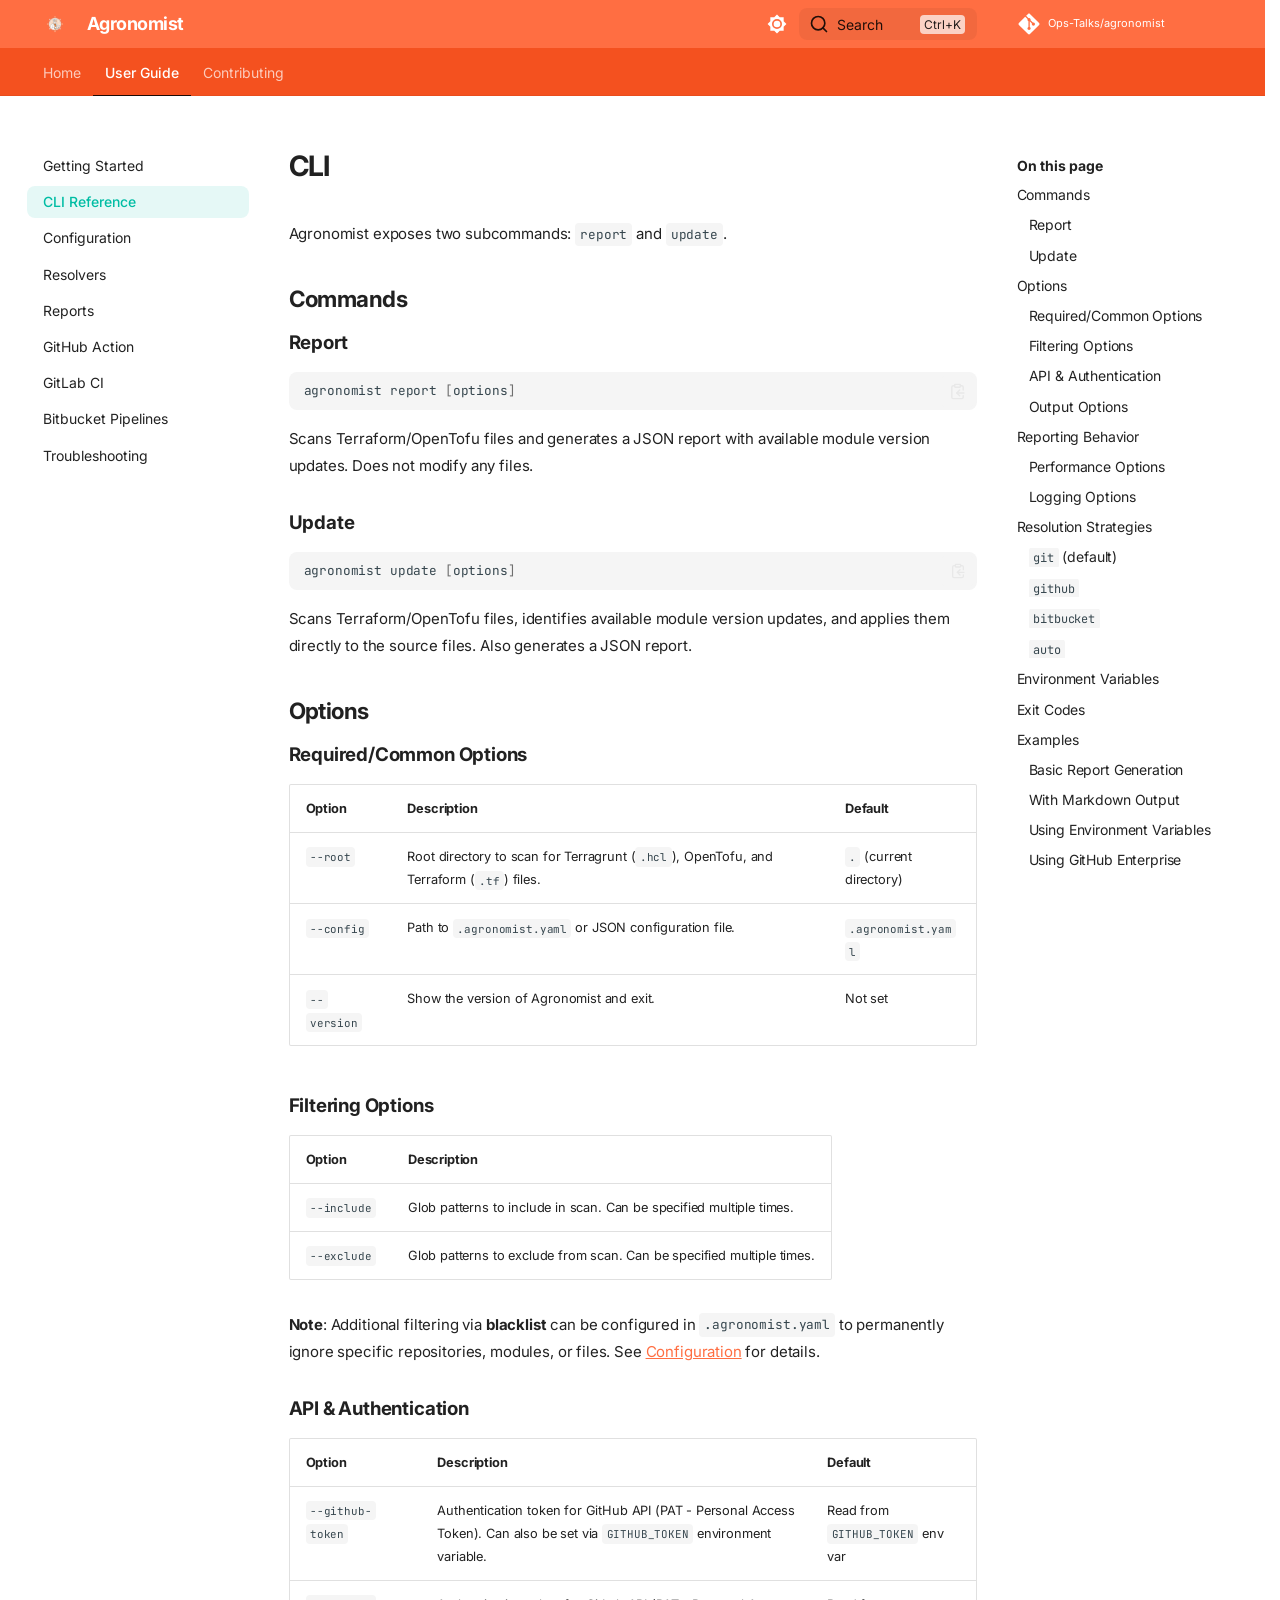
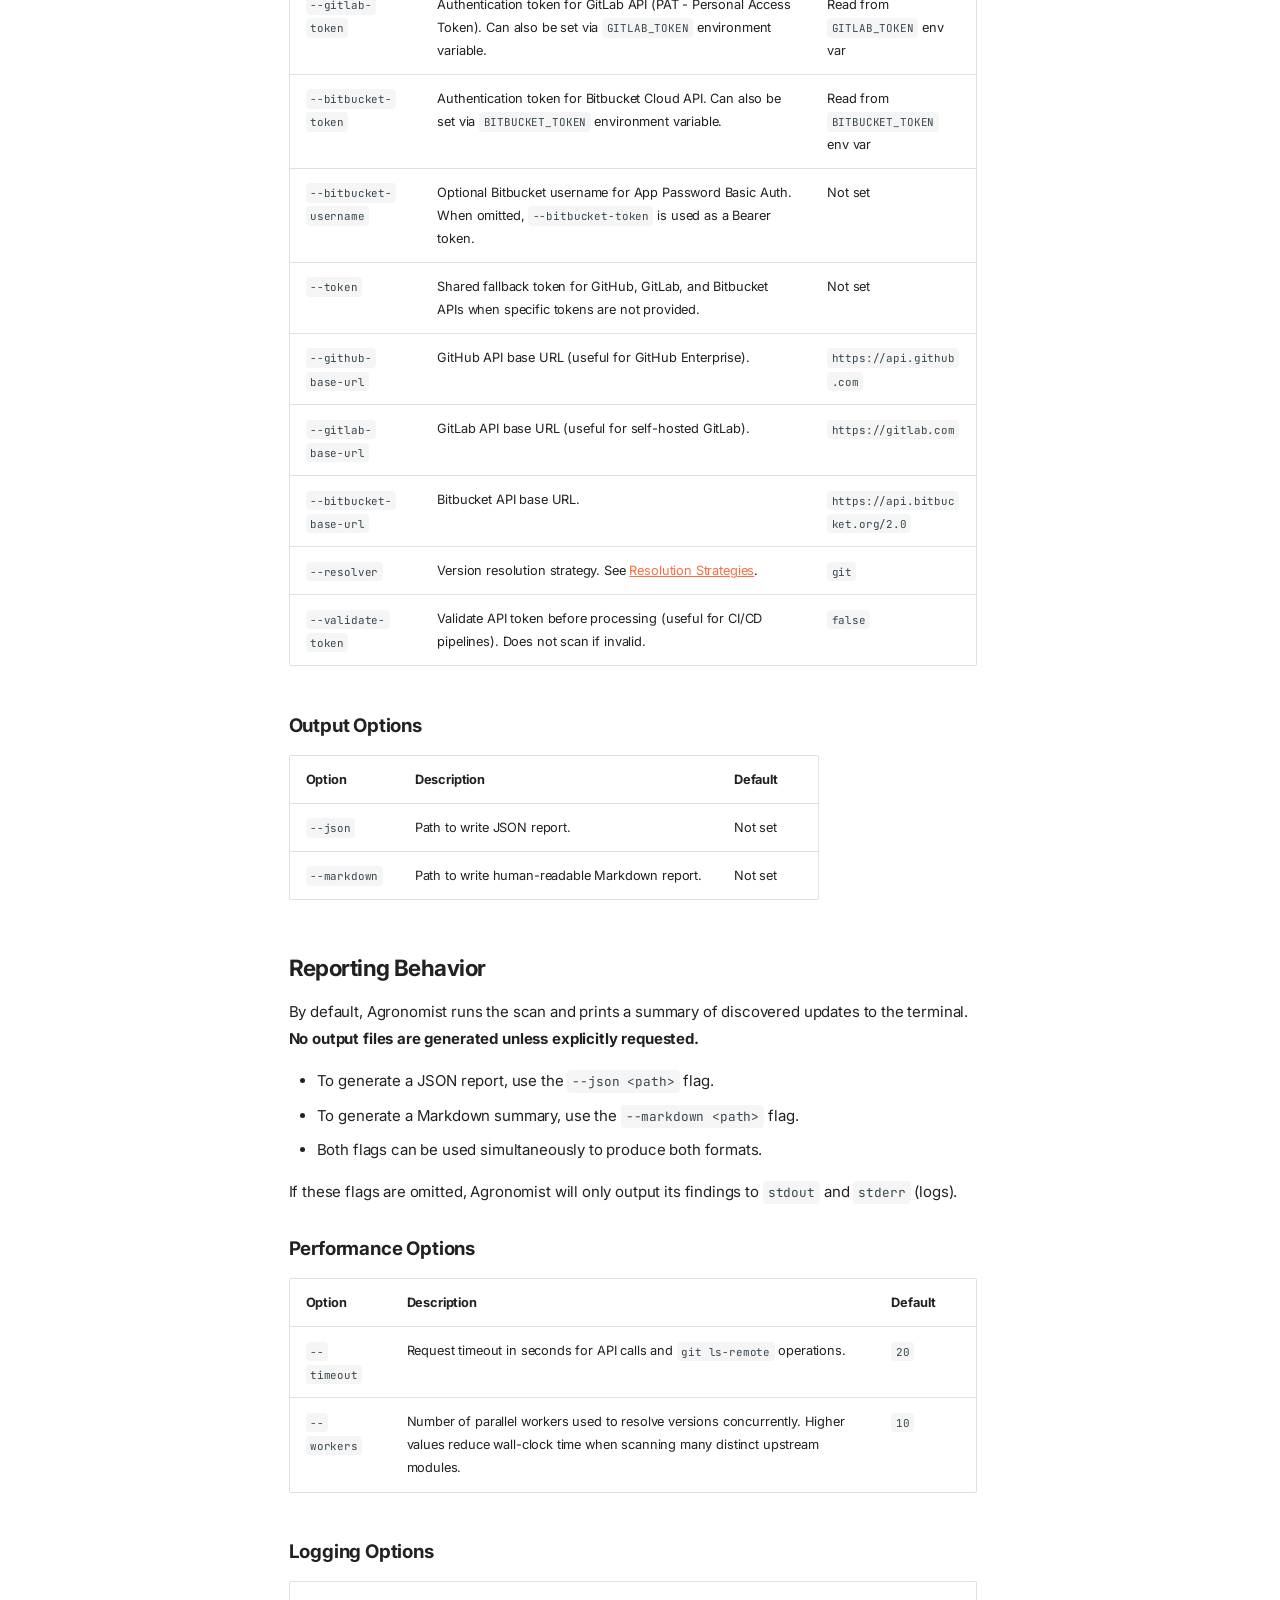
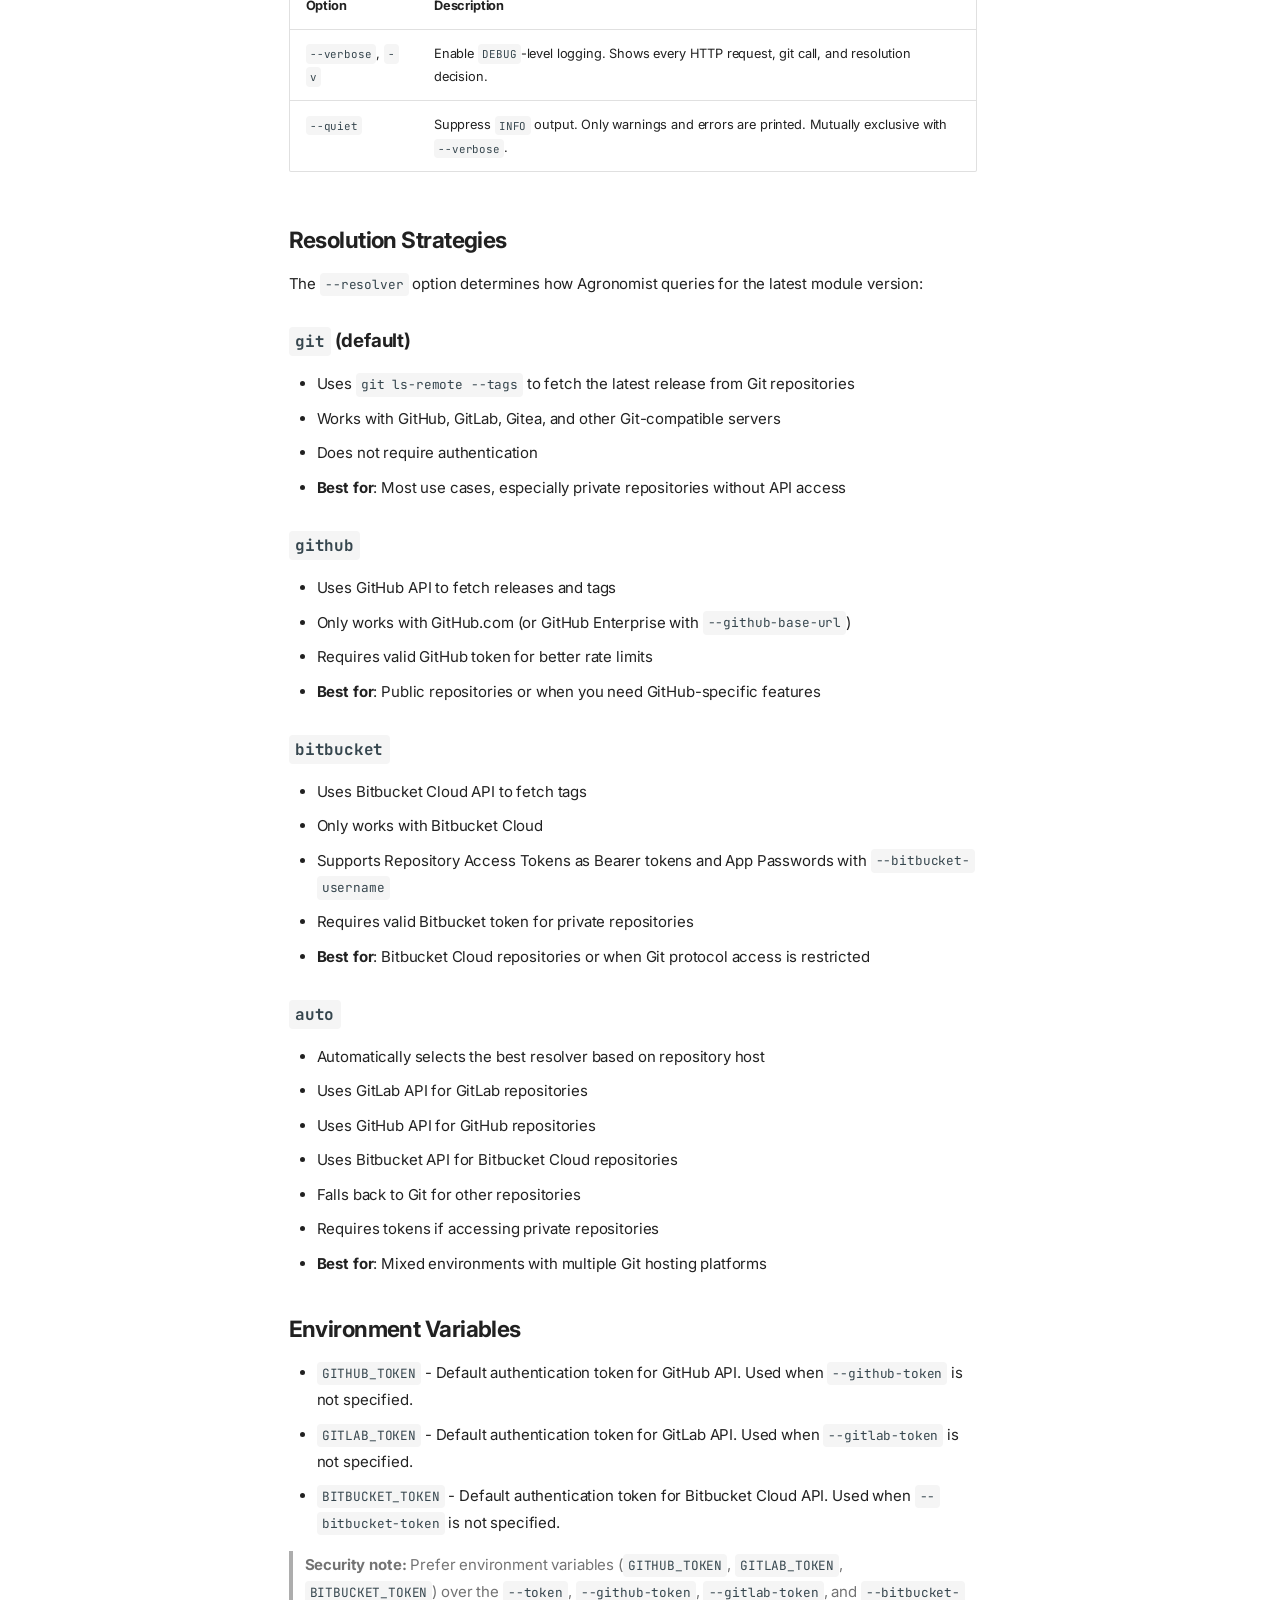
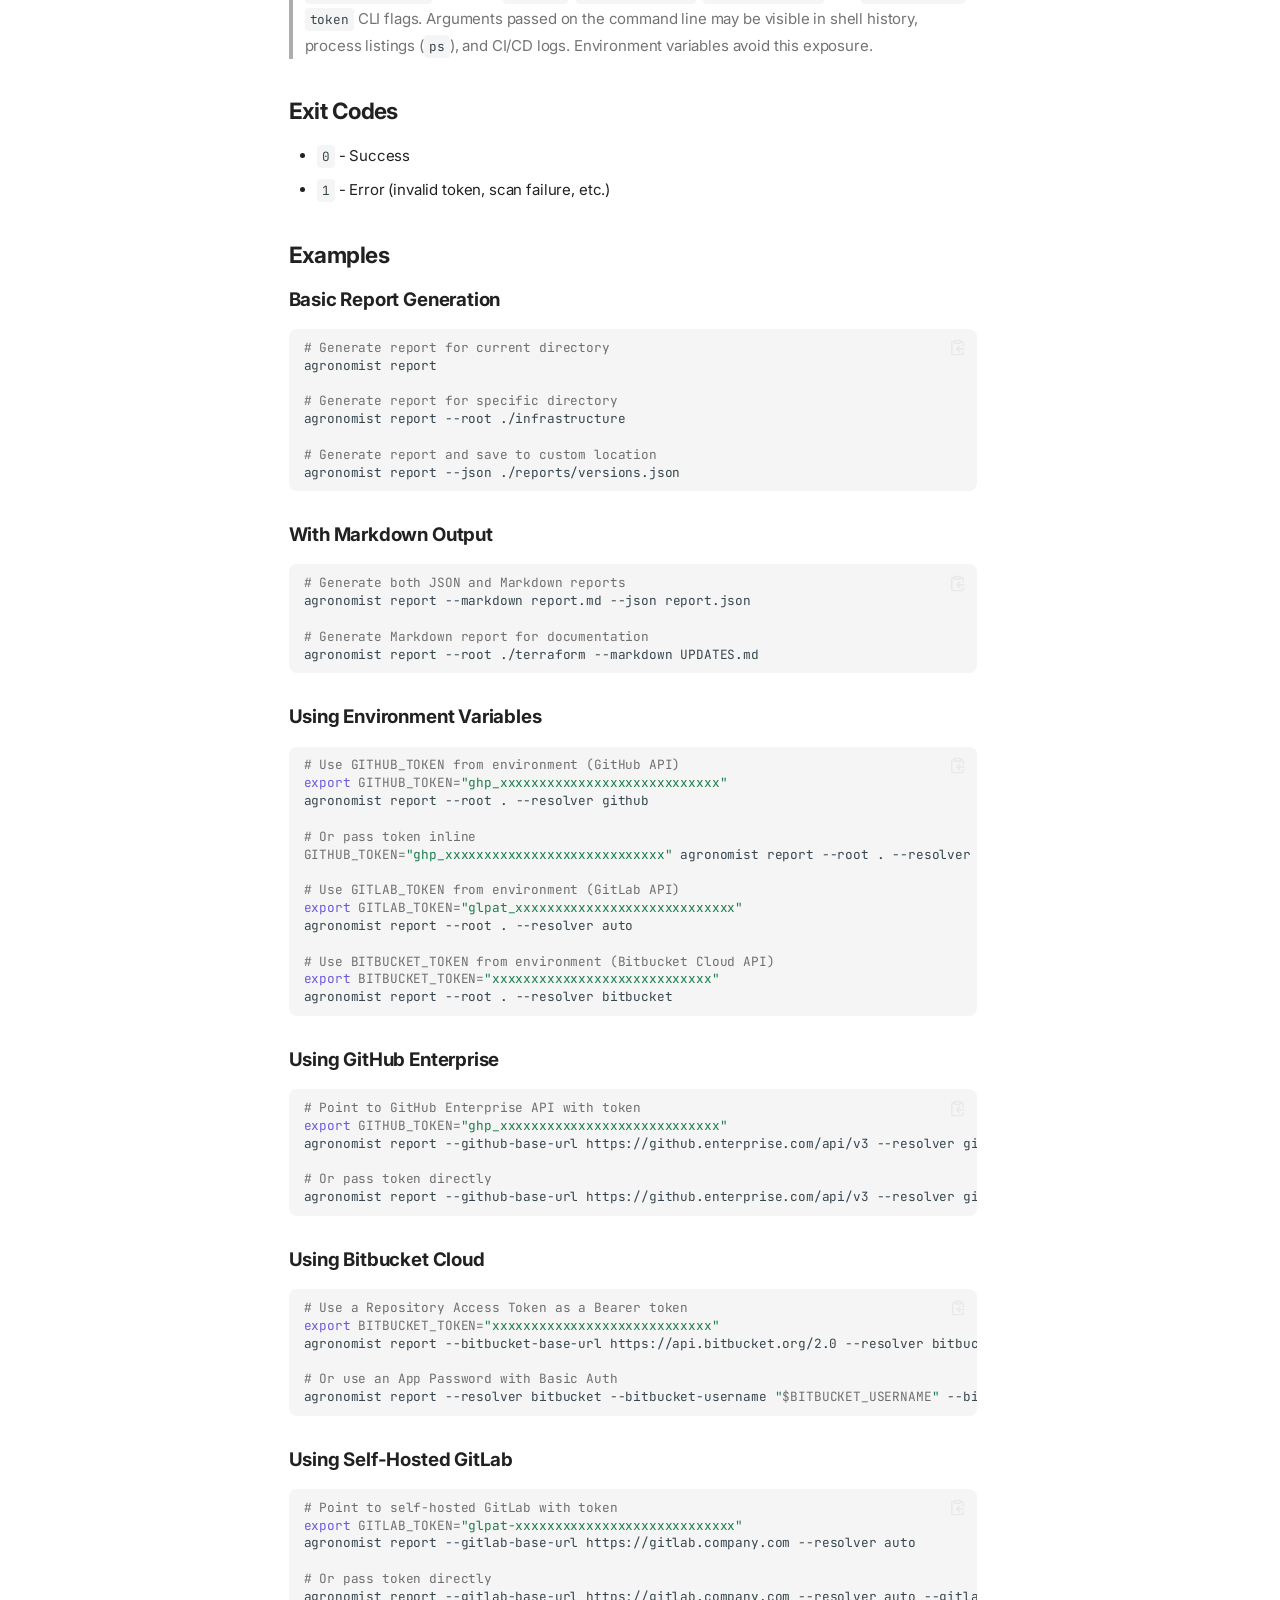
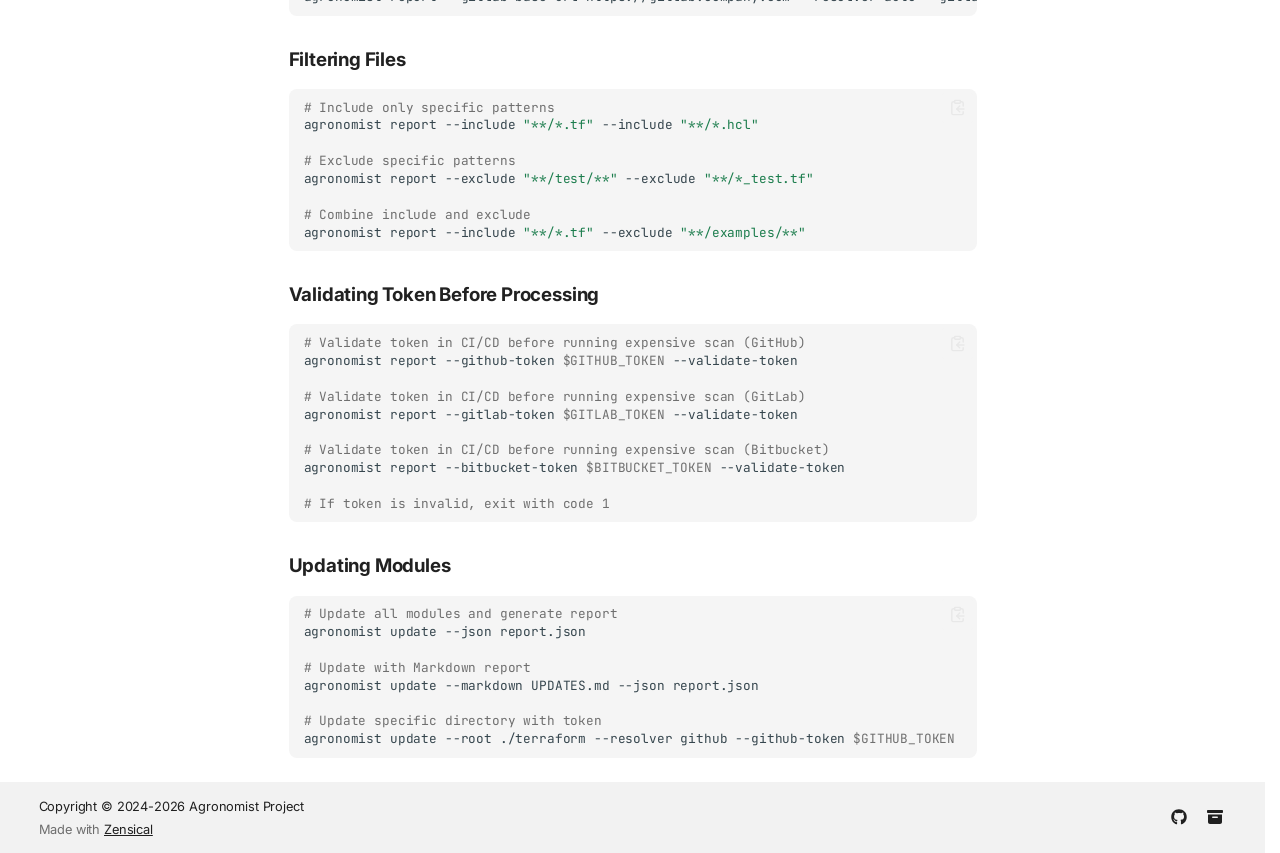
<file: cli/index.html>
<!doctype html>
<html lang="en" class="no-js">
  <head>
    
      <meta charset="utf-8">
      <meta name="viewport" content="width=device-width,initial-scale=1">
      
        <meta name="description" content="Documentation for Agronomist">
      
      
      
        <link rel="canonical" href="https://ops-talks.github.io/agronomist/cli/">
      
      
        <link rel="prev" href="../getting-started/">
      
      
        <link rel="next" href="../configuration/">
      
      
        
      
      
      <link rel="icon" href="../assets/agronomist-logo.svg">
      <meta name="generator" content="zensical-0.0.43">
    
    
      
        <title>CLI - Agronomist</title>
      
    
    
      
        
      
      <link rel="stylesheet" href="../assets/stylesheets/modern/main.fba56155.min.css">
      
        
          
        
        <link rel="stylesheet" href="../assets/stylesheets/modern/palette.dfe2e883.min.css">
      
      


    
    
      
    
    
      
        
        
        <link rel="preconnect" href="https://fonts.gstatic.com" crossorigin>
        <link rel="stylesheet" href="https://fonts.googleapis.com/css?family=Inter:300,300i,400,400i,500,500i,700,700i%7CJetBrains+Mono:400,400i,700,700i&amp;display=fallback">
        <style>:root{--md-text-font:"Inter";--md-code-font:"JetBrains Mono"}</style>
      
    
    
      <link rel="stylesheet" href="../stylesheets/extra.css">
    
    <script>__md_scope=new URL("..",location),__md_scope.pathname.endsWith("/")||(__md_scope=new URL(__md_scope.pathname+"/",location)),__md_hash=e=>[...e].reduce(((e,t)=>(e<<5)-e+t.charCodeAt(0)),0),__md_get=(e,t=localStorage,_=__md_scope)=>JSON.parse(t.getItem(_.pathname+"."+e)),__md_set=(e,t,_=localStorage,a=__md_scope)=>{try{_.setItem(a.pathname+"."+e,JSON.stringify(t))}catch(e){}},document.documentElement.setAttribute("data-platform",navigator.platform)</script>
    
      

    
    
  </head>
  
  
    
    
      
    
    
    
    
    <body dir="ltr" data-md-color-scheme="default" data-md-color-primary="deep-orange" data-md-color-accent="teal">
  
    
    <input class="md-toggle" data-md-toggle="drawer" type="checkbox" id="__drawer" autocomplete="off">
    <input class="md-toggle" data-md-toggle="search" type="checkbox" id="__search" autocomplete="off">
    <label class="md-overlay" for="__drawer" aria-label="Navigation"></label>
    <div data-md-component="skip">
      
        
        <a href="#cli" class="md-skip">
          Skip to content
        </a>
      
    </div>
    <div data-md-component="announce">
      
    </div>
    
    
      

<header class="md-header" data-md-component="header">
  <nav class="md-header__inner md-grid" aria-label="Header">
    <a href="./.." title="Agronomist" class="md-header__button md-logo" aria-label="Agronomist" data-md-component="logo">
      
  <img src="../assets/agronomist-logo.svg" alt="Agronomist">

    </a>
    <label class="md-header__button md-icon" for="__drawer" aria-label="Navigation">
      
      <svg xmlns="http://www.w3.org/2000/svg" fill="none" stroke="currentColor" stroke-linecap="round" stroke-linejoin="round" stroke-width="2" class="lucide lucide-menu" viewBox="0 0 24 24"><path d="M4 5h16M4 12h16M4 19h16"/></svg>
    </label>
    <div class="md-header__title" data-md-component="header-title">
      <div class="md-header__ellipsis">
        <div class="md-header__topic">
          <span class="md-ellipsis">
            Agronomist
          </span>
        </div>
        <div class="md-header__topic" data-md-component="header-topic">
          <span class="md-ellipsis">
            
              CLI
            
          </span>
        </div>
      </div>
    </div>
    
      
        <form class="md-header__option" data-md-component="palette">
  
    
    
    
    <input class="md-option" data-md-color-media="none" data-md-color-scheme="default" data-md-color-primary="deep-orange" data-md-color-accent="teal"  aria-label="Switch to dark mode"  type="radio" name="__palette" id="__palette_0">
    
      <label class="md-header__button md-icon" title="Switch to dark mode" for="__palette_1" hidden>
        <svg xmlns="http://www.w3.org/2000/svg" viewBox="0 0 24 24"><path d="M12 8a4 4 0 0 0-4 4 4 4 0 0 0 4 4 4 4 0 0 0 4-4 4 4 0 0 0-4-4m0 10a6 6 0 0 1-6-6 6 6 0 0 1 6-6 6 6 0 0 1 6 6 6 6 0 0 1-6 6m8-9.31V4h-4.69L12 .69 8.69 4H4v4.69L.69 12 4 15.31V20h4.69L12 23.31 15.31 20H20v-4.69L23.31 12z"/></svg>
      </label>
    
  
    
    
    
    <input class="md-option" data-md-color-media="none" data-md-color-scheme="slate" data-md-color-primary="blue-grey" data-md-color-accent="amber"  aria-label="Switch to light mode"  type="radio" name="__palette" id="__palette_1">
    
      <label class="md-header__button md-icon" title="Switch to light mode" for="__palette_0" hidden>
        <svg xmlns="http://www.w3.org/2000/svg" viewBox="0 0 24 24"><path d="M12 18c-.89 0-1.74-.2-2.5-.55C11.56 16.5 13 14.42 13 12s-1.44-4.5-3.5-5.45C10.26 6.2 11.11 6 12 6a6 6 0 0 1 6 6 6 6 0 0 1-6 6m8-9.31V4h-4.69L12 .69 8.69 4H4v4.69L.69 12 4 15.31V20h4.69L12 23.31 15.31 20H20v-4.69L23.31 12z"/></svg>
      </label>
    
  
</form>
      
    
    
      <script>var palette=__md_get("__palette");if(palette&&palette.color){if("(prefers-color-scheme)"===palette.color.media){var media=matchMedia("(prefers-color-scheme: light)"),input=document.querySelector(media.matches?"[data-md-color-media='(prefers-color-scheme: light)']":"[data-md-color-media='(prefers-color-scheme: dark)']");palette.color.media=input.getAttribute("data-md-color-media"),palette.color.scheme=input.getAttribute("data-md-color-scheme"),palette.color.primary=input.getAttribute("data-md-color-primary"),palette.color.accent=input.getAttribute("data-md-color-accent")}for(var[key,value]of Object.entries(palette.color))document.body.setAttribute("data-md-color-"+key,value)}</script>
    
    
    
      
      
        <label class="md-header__button md-icon" for="__search" aria-label="Search">
          
          <svg xmlns="http://www.w3.org/2000/svg" fill="none" stroke="currentColor" stroke-linecap="round" stroke-linejoin="round" stroke-width="2" class="lucide lucide-search" viewBox="0 0 24 24"><path d="m21 21-4.34-4.34"/><circle cx="11" cy="11" r="8"/></svg>
        </label>
        <div class="md-search" data-md-component="search" role="dialog" aria-label="Search">
  <button type="button" class="md-search__button">
    Search
  </button>
</div>
      
    
    <div class="md-header__source">
      
        <a href="https://github.com/Ops-Talks/agronomist" title="Go to repository" class="md-source" data-md-component="source">
  <div class="md-source__icon md-icon">
    
    <svg xmlns="http://www.w3.org/2000/svg" viewBox="0 0 448 512"><!--! Font Awesome Free 7.2.0 by @fontawesome - https://fontawesome.com License - https://fontawesome.com/license/free (Icons: CC BY 4.0, Fonts: SIL OFL 1.1, Code: MIT License) Copyright 2026 Fonticons, Inc.--><path fill="currentColor" d="M439.6 236.1 244 40.5c-5.4-5.5-12.8-8.5-20.4-8.5s-15 3-20.4 8.4L162.5 81l51.5 51.5c27.1-9.1 52.7 16.8 43.4 43.7l49.7 49.7c34.2-11.8 61.2 31 35.5 56.7-26.5 26.5-70.2-2.9-56-37.3L240.3 199v121.9c25.3 12.5 22.3 41.8 9.1 55-6.4 6.4-15.2 10.1-24.3 10.1s-17.8-3.6-24.3-10.1c-17.6-17.6-11.1-46.9 11.2-56v-123c-20.8-8.5-24.6-30.7-18.6-45L142.6 101 8.5 235.1C3 240.6 0 247.9 0 255.5s3 15 8.5 20.4l195.6 195.7c5.4 5.4 12.7 8.4 20.4 8.4s15-3 20.4-8.4l194.7-194.7c5.4-5.4 8.4-12.8 8.4-20.4s-3-15-8.4-20.4"/></svg>
  </div>
  <div class="md-source__repository">
    Ops-Talks/agronomist
  </div>
</a>
      
    </div>
  </nav>
  
</header>
    
    <div class="md-container" data-md-component="container">
      
      
        
          
            
<nav class="md-tabs" aria-label="Tabs" data-md-component="tabs">
  <div class="md-grid">
    <ul class="md-tabs__list">
      
        
  
  
  
  
    <li class="md-tabs__item">
      <a href="./.." class="md-tabs__link">
        
  
  Home

      </a>
    </li>
  

      
        
  
  
  
    
  
  
    
      
    
    
    
      <li class="md-tabs__item md-tabs__item--active">
        <a href="../getting-started/" class="md-tabs__link">
          
  
  User Guide

        </a>
      </li>
    
  

      
        
  
  
  
  
    
      
    
    
    
      <li class="md-tabs__item">
        <a href="../architecture/" class="md-tabs__link">
          
  
  Contributing

        </a>
      </li>
    
  

      
    </ul>
  </div>
</nav>
          
        
      
      <main class="md-main" data-md-component="main">
        <div class="md-main__inner md-grid">
          
            
              
              <div class="md-sidebar md-sidebar--primary" data-md-component="sidebar" data-md-type="navigation" >
                <div class="md-sidebar__scrollwrap">
                  <div class="md-sidebar__inner">
                    


  


<nav class="md-nav md-nav--primary md-nav--lifted" aria-label="Navigation" data-md-level="0">
  <label class="md-nav__title" for="__drawer">
    <a href="./.." title="Agronomist" class="md-nav__button md-logo" aria-label="Agronomist" data-md-component="logo">
      
  <img src="../assets/agronomist-logo.svg" alt="Agronomist">

    </a>
    Agronomist
  </label>
  
    <div class="md-nav__source">
      <a href="https://github.com/Ops-Talks/agronomist" title="Go to repository" class="md-source" data-md-component="source">
  <div class="md-source__icon md-icon">
    
    <svg xmlns="http://www.w3.org/2000/svg" viewBox="0 0 448 512"><!--! Font Awesome Free 7.2.0 by @fontawesome - https://fontawesome.com License - https://fontawesome.com/license/free (Icons: CC BY 4.0, Fonts: SIL OFL 1.1, Code: MIT License) Copyright 2026 Fonticons, Inc.--><path fill="currentColor" d="M439.6 236.1 244 40.5c-5.4-5.5-12.8-8.5-20.4-8.5s-15 3-20.4 8.4L162.5 81l51.5 51.5c27.1-9.1 52.7 16.8 43.4 43.7l49.7 49.7c34.2-11.8 61.2 31 35.5 56.7-26.5 26.5-70.2-2.9-56-37.3L240.3 199v121.9c25.3 12.5 22.3 41.8 9.1 55-6.4 6.4-15.2 10.1-24.3 10.1s-17.8-3.6-24.3-10.1c-17.6-17.6-11.1-46.9 11.2-56v-123c-20.8-8.5-24.6-30.7-18.6-45L142.6 101 8.5 235.1C3 240.6 0 247.9 0 255.5s3 15 8.5 20.4l195.6 195.7c5.4 5.4 12.7 8.4 20.4 8.4s15-3 20.4-8.4l194.7-194.7c5.4-5.4 8.4-12.8 8.4-20.4s-3-15-8.4-20.4"/></svg>
  </div>
  <div class="md-source__repository">
    Ops-Talks/agronomist
  </div>
</a>
    </div>
  
  <ul class="md-nav__list" data-md-scrollfix>
    
      
      
  
  
  
  
    <li class="md-nav__item">
      <a href="./.." class="md-nav__link">
        
  
  
  <span class="md-ellipsis">
    
  
  Home

    
  </span>
  
  

      </a>
    </li>
  

    
      
      
  
  
    
  
  
  
    
    
    
    
      
        
        
      
      
    
    
    <li class="md-nav__item md-nav__item--active md-nav__item--section md-nav__item--nested">
      
        
        
        <input class="md-nav__toggle md-toggle " type="checkbox" id="__nav_2" checked>
        
          
          <label class="md-nav__link" for="__nav_2" id="__nav_2_label" tabindex="">
            
  
  
  <span class="md-ellipsis">
    
  
  User Guide

    
  </span>
  
  

            <span class="md-nav__icon md-icon"></span>
          </label>
        
        <nav class="md-nav" data-md-level="1" aria-labelledby="__nav_2_label" aria-expanded="true">
          <label class="md-nav__title" for="__nav_2">
            <span class="md-nav__icon md-icon"></span>
            
  
  User Guide

          </label>
          <ul class="md-nav__list" data-md-scrollfix>
            
              
                
  
  
  
  
    <li class="md-nav__item">
      <a href="../getting-started/" class="md-nav__link">
        
  
  
  <span class="md-ellipsis">
    
  
  Getting Started

    
  </span>
  
  

      </a>
    </li>
  

              
            
              
                
  
  
    
  
  
  
    <li class="md-nav__item md-nav__item--active">
      
      
      
      
        
      
      
        <label class="md-nav__link md-nav__link--active" for="__toc">
          
  
  
  <span class="md-ellipsis">
    
  
  CLI Reference

    
  </span>
  
  

          <span class="md-nav__icon md-icon"></span>
        </label>
      
      <a href="././" class="md-nav__link md-nav__link--active">
        
  
  
  <span class="md-ellipsis">
    
  
  CLI Reference

    
  </span>
  
  

      </a>
      
        


<nav class="md-nav md-nav--secondary" aria-label="On this page">
  
  
  
    
  
  
    <label class="md-nav__title" for="__toc">
      <span class="md-nav__icon md-icon"></span>
      On this page
    </label>
    <ul class="md-nav__list" data-md-component="toc" data-md-scrollfix>
      
        <li class="md-nav__item">
  <a href="#commands" class="md-nav__link">
    <span class="md-ellipsis">
      <span class="md-typeset">
        Commands
      </span>
    </span>
  </a>
  
    <nav class="md-nav" aria-label="Commands">
      <ul class="md-nav__list">
        
          <li class="md-nav__item">
  <a href="#report" class="md-nav__link">
    <span class="md-ellipsis">
      <span class="md-typeset">
        Report
      </span>
    </span>
  </a>
  
</li>
        
          <li class="md-nav__item">
  <a href="#update" class="md-nav__link">
    <span class="md-ellipsis">
      <span class="md-typeset">
        Update
      </span>
    </span>
  </a>
  
</li>
        
      </ul>
    </nav>
  
</li>
      
        <li class="md-nav__item">
  <a href="#options" class="md-nav__link">
    <span class="md-ellipsis">
      <span class="md-typeset">
        Options
      </span>
    </span>
  </a>
  
    <nav class="md-nav" aria-label="Options">
      <ul class="md-nav__list">
        
          <li class="md-nav__item">
  <a href="#requiredcommon-options" class="md-nav__link">
    <span class="md-ellipsis">
      <span class="md-typeset">
        Required/Common Options
      </span>
    </span>
  </a>
  
</li>
        
          <li class="md-nav__item">
  <a href="#filtering-options" class="md-nav__link">
    <span class="md-ellipsis">
      <span class="md-typeset">
        Filtering Options
      </span>
    </span>
  </a>
  
</li>
        
          <li class="md-nav__item">
  <a href="#api-authentication" class="md-nav__link">
    <span class="md-ellipsis">
      <span class="md-typeset">
        API &amp; Authentication
      </span>
    </span>
  </a>
  
</li>
        
          <li class="md-nav__item">
  <a href="#output-options" class="md-nav__link">
    <span class="md-ellipsis">
      <span class="md-typeset">
        Output Options
      </span>
    </span>
  </a>
  
</li>
        
      </ul>
    </nav>
  
</li>
      
        <li class="md-nav__item">
  <a href="#reporting-behavior" class="md-nav__link">
    <span class="md-ellipsis">
      <span class="md-typeset">
        Reporting Behavior
      </span>
    </span>
  </a>
  
    <nav class="md-nav" aria-label="Reporting Behavior">
      <ul class="md-nav__list">
        
          <li class="md-nav__item">
  <a href="#performance-options" class="md-nav__link">
    <span class="md-ellipsis">
      <span class="md-typeset">
        Performance Options
      </span>
    </span>
  </a>
  
</li>
        
          <li class="md-nav__item">
  <a href="#logging-options" class="md-nav__link">
    <span class="md-ellipsis">
      <span class="md-typeset">
        Logging Options
      </span>
    </span>
  </a>
  
</li>
        
      </ul>
    </nav>
  
</li>
      
        <li class="md-nav__item">
  <a href="#resolution-strategies" class="md-nav__link">
    <span class="md-ellipsis">
      <span class="md-typeset">
        Resolution Strategies
      </span>
    </span>
  </a>
  
    <nav class="md-nav" aria-label="Resolution Strategies">
      <ul class="md-nav__list">
        
          <li class="md-nav__item">
  <a href="#git-default" class="md-nav__link">
    <span class="md-ellipsis">
      <span class="md-typeset">
        <code>git</code> (default)
      </span>
    </span>
  </a>
  
</li>
        
          <li class="md-nav__item">
  <a href="#github" class="md-nav__link">
    <span class="md-ellipsis">
      <span class="md-typeset">
        <code>github</code>
      </span>
    </span>
  </a>
  
</li>
        
          <li class="md-nav__item">
  <a href="#bitbucket" class="md-nav__link">
    <span class="md-ellipsis">
      <span class="md-typeset">
        <code>bitbucket</code>
      </span>
    </span>
  </a>
  
</li>
        
          <li class="md-nav__item">
  <a href="#auto" class="md-nav__link">
    <span class="md-ellipsis">
      <span class="md-typeset">
        <code>auto</code>
      </span>
    </span>
  </a>
  
</li>
        
      </ul>
    </nav>
  
</li>
      
        <li class="md-nav__item">
  <a href="#environment-variables" class="md-nav__link">
    <span class="md-ellipsis">
      <span class="md-typeset">
        Environment Variables
      </span>
    </span>
  </a>
  
</li>
      
        <li class="md-nav__item">
  <a href="#exit-codes" class="md-nav__link">
    <span class="md-ellipsis">
      <span class="md-typeset">
        Exit Codes
      </span>
    </span>
  </a>
  
</li>
      
        <li class="md-nav__item">
  <a href="#examples" class="md-nav__link">
    <span class="md-ellipsis">
      <span class="md-typeset">
        Examples
      </span>
    </span>
  </a>
  
    <nav class="md-nav" aria-label="Examples">
      <ul class="md-nav__list">
        
          <li class="md-nav__item">
  <a href="#basic-report-generation" class="md-nav__link">
    <span class="md-ellipsis">
      <span class="md-typeset">
        Basic Report Generation
      </span>
    </span>
  </a>
  
</li>
        
          <li class="md-nav__item">
  <a href="#with-markdown-output" class="md-nav__link">
    <span class="md-ellipsis">
      <span class="md-typeset">
        With Markdown Output
      </span>
    </span>
  </a>
  
</li>
        
          <li class="md-nav__item">
  <a href="#using-environment-variables" class="md-nav__link">
    <span class="md-ellipsis">
      <span class="md-typeset">
        Using Environment Variables
      </span>
    </span>
  </a>
  
</li>
        
          <li class="md-nav__item">
  <a href="#using-github-enterprise" class="md-nav__link">
    <span class="md-ellipsis">
      <span class="md-typeset">
        Using GitHub Enterprise
      </span>
    </span>
  </a>
  
</li>
        
          <li class="md-nav__item">
  <a href="#using-bitbucket-cloud" class="md-nav__link">
    <span class="md-ellipsis">
      <span class="md-typeset">
        Using Bitbucket Cloud
      </span>
    </span>
  </a>
  
</li>
        
          <li class="md-nav__item">
  <a href="#using-self-hosted-gitlab" class="md-nav__link">
    <span class="md-ellipsis">
      <span class="md-typeset">
        Using Self-Hosted GitLab
      </span>
    </span>
  </a>
  
</li>
        
          <li class="md-nav__item">
  <a href="#filtering-files" class="md-nav__link">
    <span class="md-ellipsis">
      <span class="md-typeset">
        Filtering Files
      </span>
    </span>
  </a>
  
</li>
        
          <li class="md-nav__item">
  <a href="#validating-token-before-processing" class="md-nav__link">
    <span class="md-ellipsis">
      <span class="md-typeset">
        Validating Token Before Processing
      </span>
    </span>
  </a>
  
</li>
        
          <li class="md-nav__item">
  <a href="#updating-modules" class="md-nav__link">
    <span class="md-ellipsis">
      <span class="md-typeset">
        Updating Modules
      </span>
    </span>
  </a>
  
</li>
        
      </ul>
    </nav>
  
</li>
      
    </ul>
  
</nav>
      
    </li>
  

              
            
              
                
  
  
  
  
    <li class="md-nav__item">
      <a href="../configuration/" class="md-nav__link">
        
  
  
  <span class="md-ellipsis">
    
  
  Configuration

    
  </span>
  
  

      </a>
    </li>
  

              
            
              
                
  
  
  
  
    <li class="md-nav__item">
      <a href="../resolvers/" class="md-nav__link">
        
  
  
  <span class="md-ellipsis">
    
  
  Resolvers

    
  </span>
  
  

      </a>
    </li>
  

              
            
              
                
  
  
  
  
    <li class="md-nav__item">
      <a href="../reports/" class="md-nav__link">
        
  
  
  <span class="md-ellipsis">
    
  
  Reports

    
  </span>
  
  

      </a>
    </li>
  

              
            
              
                
  
  
  
  
    <li class="md-nav__item">
      <a href="../github-action/" class="md-nav__link">
        
  
  
  <span class="md-ellipsis">
    
  
  GitHub Action

    
  </span>
  
  

      </a>
    </li>
  

              
            
              
                
  
  
  
  
    <li class="md-nav__item">
      <a href="../gitlab-ci/" class="md-nav__link">
        
  
  
  <span class="md-ellipsis">
    
  
  GitLab CI

    
  </span>
  
  

      </a>
    </li>
  

              
            
              
                
  
  
  
  
    <li class="md-nav__item">
      <a href="../bitbucket-pipelines/" class="md-nav__link">
        
  
  
  <span class="md-ellipsis">
    
  
  Bitbucket Pipelines

    
  </span>
  
  

      </a>
    </li>
  

              
            
              
                
  
  
  
  
    <li class="md-nav__item">
      <a href="../troubleshooting/" class="md-nav__link">
        
  
  
  <span class="md-ellipsis">
    
  
  Troubleshooting

    
  </span>
  
  

      </a>
    </li>
  

              
            
          </ul>
        </nav>
      
    </li>
  

    
      
      
  
  
  
  
    
    
    
    
      
      
    
    
    <li class="md-nav__item md-nav__item--nested">
      
        
        
        <input class="md-nav__toggle md-toggle " type="checkbox" id="__nav_3" >
        
          
          <label class="md-nav__link" for="__nav_3" id="__nav_3_label" tabindex="0">
            
  
  
  <span class="md-ellipsis">
    
  
  Contributing

    
  </span>
  
  

            <span class="md-nav__icon md-icon"></span>
          </label>
        
        <nav class="md-nav" data-md-level="1" aria-labelledby="__nav_3_label" aria-expanded="false">
          <label class="md-nav__title" for="__nav_3">
            <span class="md-nav__icon md-icon"></span>
            
  
  Contributing

          </label>
          <ul class="md-nav__list" data-md-scrollfix>
            
              
                
  
  
  
  
    <li class="md-nav__item">
      <a href="../architecture/" class="md-nav__link">
        
  
  
  <span class="md-ellipsis">
    
  
  Architecture

    
  </span>
  
  

      </a>
    </li>
  

              
            
              
                
  
  
  
  
    <li class="md-nav__item">
      <a href="../development/" class="md-nav__link">
        
  
  
  <span class="md-ellipsis">
    
  
  Development

    
  </span>
  
  

      </a>
    </li>
  

              
            
              
                
  
  
  
  
    <li class="md-nav__item">
      <a href="../testing/" class="md-nav__link">
        
  
  
  <span class="md-ellipsis">
    
  
  Testing

    
  </span>
  
  

      </a>
    </li>
  

              
            
              
                
  
  
  
  
    <li class="md-nav__item">
      <a href="../api/" class="md-nav__link">
        
  
  
  <span class="md-ellipsis">
    
  
  API Reference

    
  </span>
  
  

      </a>
    </li>
  

              
            
          </ul>
        </nav>
      
    </li>
  

    
  </ul>
</nav>
                  </div>
                </div>
              </div>
            
            
              
              <div class="md-sidebar md-sidebar--secondary" data-md-component="sidebar" data-md-type="toc" >
                <div class="md-sidebar__scrollwrap">
                  
                    
                    
                    
                      
                    
                    
                      <input class="md-nav__toggle md-toggle" type="checkbox" id="__toc">
                      <div class="md-sidebar-button__wrapper">
                        <label class="md-sidebar-button" for="__toc"></label>
                      </div>
                    
                  
                  <div class="md-sidebar__inner">
                    


<nav class="md-nav md-nav--secondary" aria-label="On this page">
  
  
  
    
  
  
    <label class="md-nav__title" for="__toc">
      <span class="md-nav__icon md-icon"></span>
      On this page
    </label>
    <ul class="md-nav__list" data-md-component="toc" data-md-scrollfix>
      
        <li class="md-nav__item">
  <a href="#commands" class="md-nav__link">
    <span class="md-ellipsis">
      <span class="md-typeset">
        Commands
      </span>
    </span>
  </a>
  
    <nav class="md-nav" aria-label="Commands">
      <ul class="md-nav__list">
        
          <li class="md-nav__item">
  <a href="#report" class="md-nav__link">
    <span class="md-ellipsis">
      <span class="md-typeset">
        Report
      </span>
    </span>
  </a>
  
</li>
        
          <li class="md-nav__item">
  <a href="#update" class="md-nav__link">
    <span class="md-ellipsis">
      <span class="md-typeset">
        Update
      </span>
    </span>
  </a>
  
</li>
        
      </ul>
    </nav>
  
</li>
      
        <li class="md-nav__item">
  <a href="#options" class="md-nav__link">
    <span class="md-ellipsis">
      <span class="md-typeset">
        Options
      </span>
    </span>
  </a>
  
    <nav class="md-nav" aria-label="Options">
      <ul class="md-nav__list">
        
          <li class="md-nav__item">
  <a href="#requiredcommon-options" class="md-nav__link">
    <span class="md-ellipsis">
      <span class="md-typeset">
        Required/Common Options
      </span>
    </span>
  </a>
  
</li>
        
          <li class="md-nav__item">
  <a href="#filtering-options" class="md-nav__link">
    <span class="md-ellipsis">
      <span class="md-typeset">
        Filtering Options
      </span>
    </span>
  </a>
  
</li>
        
          <li class="md-nav__item">
  <a href="#api-authentication" class="md-nav__link">
    <span class="md-ellipsis">
      <span class="md-typeset">
        API &amp; Authentication
      </span>
    </span>
  </a>
  
</li>
        
          <li class="md-nav__item">
  <a href="#output-options" class="md-nav__link">
    <span class="md-ellipsis">
      <span class="md-typeset">
        Output Options
      </span>
    </span>
  </a>
  
</li>
        
      </ul>
    </nav>
  
</li>
      
        <li class="md-nav__item">
  <a href="#reporting-behavior" class="md-nav__link">
    <span class="md-ellipsis">
      <span class="md-typeset">
        Reporting Behavior
      </span>
    </span>
  </a>
  
    <nav class="md-nav" aria-label="Reporting Behavior">
      <ul class="md-nav__list">
        
          <li class="md-nav__item">
  <a href="#performance-options" class="md-nav__link">
    <span class="md-ellipsis">
      <span class="md-typeset">
        Performance Options
      </span>
    </span>
  </a>
  
</li>
        
          <li class="md-nav__item">
  <a href="#logging-options" class="md-nav__link">
    <span class="md-ellipsis">
      <span class="md-typeset">
        Logging Options
      </span>
    </span>
  </a>
  
</li>
        
      </ul>
    </nav>
  
</li>
      
        <li class="md-nav__item">
  <a href="#resolution-strategies" class="md-nav__link">
    <span class="md-ellipsis">
      <span class="md-typeset">
        Resolution Strategies
      </span>
    </span>
  </a>
  
    <nav class="md-nav" aria-label="Resolution Strategies">
      <ul class="md-nav__list">
        
          <li class="md-nav__item">
  <a href="#git-default" class="md-nav__link">
    <span class="md-ellipsis">
      <span class="md-typeset">
        <code>git</code> (default)
      </span>
    </span>
  </a>
  
</li>
        
          <li class="md-nav__item">
  <a href="#github" class="md-nav__link">
    <span class="md-ellipsis">
      <span class="md-typeset">
        <code>github</code>
      </span>
    </span>
  </a>
  
</li>
        
          <li class="md-nav__item">
  <a href="#bitbucket" class="md-nav__link">
    <span class="md-ellipsis">
      <span class="md-typeset">
        <code>bitbucket</code>
      </span>
    </span>
  </a>
  
</li>
        
          <li class="md-nav__item">
  <a href="#auto" class="md-nav__link">
    <span class="md-ellipsis">
      <span class="md-typeset">
        <code>auto</code>
      </span>
    </span>
  </a>
  
</li>
        
      </ul>
    </nav>
  
</li>
      
        <li class="md-nav__item">
  <a href="#environment-variables" class="md-nav__link">
    <span class="md-ellipsis">
      <span class="md-typeset">
        Environment Variables
      </span>
    </span>
  </a>
  
</li>
      
        <li class="md-nav__item">
  <a href="#exit-codes" class="md-nav__link">
    <span class="md-ellipsis">
      <span class="md-typeset">
        Exit Codes
      </span>
    </span>
  </a>
  
</li>
      
        <li class="md-nav__item">
  <a href="#examples" class="md-nav__link">
    <span class="md-ellipsis">
      <span class="md-typeset">
        Examples
      </span>
    </span>
  </a>
  
    <nav class="md-nav" aria-label="Examples">
      <ul class="md-nav__list">
        
          <li class="md-nav__item">
  <a href="#basic-report-generation" class="md-nav__link">
    <span class="md-ellipsis">
      <span class="md-typeset">
        Basic Report Generation
      </span>
    </span>
  </a>
  
</li>
        
          <li class="md-nav__item">
  <a href="#with-markdown-output" class="md-nav__link">
    <span class="md-ellipsis">
      <span class="md-typeset">
        With Markdown Output
      </span>
    </span>
  </a>
  
</li>
        
          <li class="md-nav__item">
  <a href="#using-environment-variables" class="md-nav__link">
    <span class="md-ellipsis">
      <span class="md-typeset">
        Using Environment Variables
      </span>
    </span>
  </a>
  
</li>
        
          <li class="md-nav__item">
  <a href="#using-github-enterprise" class="md-nav__link">
    <span class="md-ellipsis">
      <span class="md-typeset">
        Using GitHub Enterprise
      </span>
    </span>
  </a>
  
</li>
        
          <li class="md-nav__item">
  <a href="#using-bitbucket-cloud" class="md-nav__link">
    <span class="md-ellipsis">
      <span class="md-typeset">
        Using Bitbucket Cloud
      </span>
    </span>
  </a>
  
</li>
        
          <li class="md-nav__item">
  <a href="#using-self-hosted-gitlab" class="md-nav__link">
    <span class="md-ellipsis">
      <span class="md-typeset">
        Using Self-Hosted GitLab
      </span>
    </span>
  </a>
  
</li>
        
          <li class="md-nav__item">
  <a href="#filtering-files" class="md-nav__link">
    <span class="md-ellipsis">
      <span class="md-typeset">
        Filtering Files
      </span>
    </span>
  </a>
  
</li>
        
          <li class="md-nav__item">
  <a href="#validating-token-before-processing" class="md-nav__link">
    <span class="md-ellipsis">
      <span class="md-typeset">
        Validating Token Before Processing
      </span>
    </span>
  </a>
  
</li>
        
          <li class="md-nav__item">
  <a href="#updating-modules" class="md-nav__link">
    <span class="md-ellipsis">
      <span class="md-typeset">
        Updating Modules
      </span>
    </span>
  </a>
  
</li>
        
      </ul>
    </nav>
  
</li>
      
    </ul>
  
</nav>
                  </div>
                </div>
              </div>
            
          
          
            <div class="md-content" data-md-component="content">
              
              <article class="md-content__inner md-typeset">
                
                  
  
  


<h1 id="cli">CLI<a class="headerlink" href="#cli" title="Permanent link">&para;</a></h1>
<p>Agronomist exposes two subcommands: <code>report</code> and <code>update</code>.</p>
<h2 id="commands">Commands<a class="headerlink" href="#commands" title="Permanent link">&para;</a></h2>
<h3 id="report">Report<a class="headerlink" href="#report" title="Permanent link">&para;</a></h3>
<div class="language-sh highlight"><pre><span></span><code><span id="__span-0-1"><a id="__codelineno-0-1" name="__codelineno-0-1" href="#__codelineno-0-1"></a>agronomist<span class="w"> </span>report<span class="w"> </span><span class="o">[</span>options<span class="o">]</span>
</span></code></pre></div>
<p>Scans Terraform/OpenTofu files and generates a JSON report with available module version updates. Does not modify any files.</p>
<h3 id="update">Update<a class="headerlink" href="#update" title="Permanent link">&para;</a></h3>
<div class="language-sh highlight"><pre><span></span><code><span id="__span-1-1"><a id="__codelineno-1-1" name="__codelineno-1-1" href="#__codelineno-1-1"></a>agronomist<span class="w"> </span>update<span class="w"> </span><span class="o">[</span>options<span class="o">]</span>
</span></code></pre></div>
<p>Scans Terraform/OpenTofu files, identifies available module version updates, and applies them directly to the source files. Also generates a JSON report.</p>
<h2 id="options">Options<a class="headerlink" href="#options" title="Permanent link">&para;</a></h2>
<h3 id="requiredcommon-options">Required/Common Options<a class="headerlink" href="#requiredcommon-options" title="Permanent link">&para;</a></h3>
<table>
<thead>
<tr>
<th>Option</th>
<th>Description</th>
<th>Default</th>
</tr>
</thead>
<tbody>
<tr>
<td><code>--root</code></td>
<td>Root directory to scan for Terragrunt (<code>.hcl</code>), OpenTofu, and Terraform (<code>.tf</code>) files.</td>
<td><code>.</code> (current directory)</td>
</tr>
<tr>
<td><code>--config</code></td>
<td>Path to <code>.agronomist.yaml</code> or JSON configuration file.</td>
<td><code>.agronomist.yaml</code></td>
</tr>
<tr>
<td><code>--version</code></td>
<td>Show the version of Agronomist and exit.</td>
<td>Not set</td>
</tr>
</tbody>
</table>
<h3 id="filtering-options">Filtering Options<a class="headerlink" href="#filtering-options" title="Permanent link">&para;</a></h3>
<table>
<thead>
<tr>
<th>Option</th>
<th>Description</th>
</tr>
</thead>
<tbody>
<tr>
<td><code>--include</code></td>
<td>Glob patterns to include in scan. Can be specified multiple times.</td>
</tr>
<tr>
<td><code>--exclude</code></td>
<td>Glob patterns to exclude from scan. Can be specified multiple times.</td>
</tr>
</tbody>
</table>
<p><strong>Note</strong>: Additional filtering via <strong>blacklist</strong> can be configured in <code>.agronomist.yaml</code> to permanently ignore specific repositories, modules, or files. See <a href="../configuration/">Configuration</a> for details.</p>
<h3 id="api-authentication">API &amp; Authentication<a class="headerlink" href="#api-authentication" title="Permanent link">&para;</a></h3>
<table>
<thead>
<tr>
<th>Option</th>
<th>Description</th>
<th>Default</th>
</tr>
</thead>
<tbody>
<tr>
<td><code>--github-token</code></td>
<td>Authentication token for GitHub API (PAT - Personal Access Token). Can also be set via <code>GITHUB_TOKEN</code> environment variable.</td>
<td>Read from <code>GITHUB_TOKEN</code> env var</td>
</tr>
<tr>
<td><code>--gitlab-token</code></td>
<td>Authentication token for GitLab API (PAT - Personal Access Token). Can also be set via <code>GITLAB_TOKEN</code> environment variable.</td>
<td>Read from <code>GITLAB_TOKEN</code> env var</td>
</tr>
<tr>
<td><code>--bitbucket-token</code></td>
<td>Authentication token for Bitbucket Cloud API. Can also be set via <code>BITBUCKET_TOKEN</code> environment variable.</td>
<td>Read from <code>BITBUCKET_TOKEN</code> env var</td>
</tr>
<tr>
<td><code>--bitbucket-username</code></td>
<td>Optional Bitbucket username for App Password Basic Auth. When omitted, <code>--bitbucket-token</code> is used as a Bearer token.</td>
<td>Not set</td>
</tr>
<tr>
<td><code>--token</code></td>
<td>Shared fallback token for GitHub, GitLab, and Bitbucket APIs when specific tokens are not provided.</td>
<td>Not set</td>
</tr>
<tr>
<td><code>--github-base-url</code></td>
<td>GitHub API base URL (useful for GitHub Enterprise).</td>
<td><code>https://api.github.com</code></td>
</tr>
<tr>
<td><code>--gitlab-base-url</code></td>
<td>GitLab API base URL (useful for self-hosted GitLab).</td>
<td><code>https://gitlab.com</code></td>
</tr>
<tr>
<td><code>--bitbucket-base-url</code></td>
<td>Bitbucket API base URL.</td>
<td><code>https://api.bitbucket.org/2.0</code></td>
</tr>
<tr>
<td><code>--resolver</code></td>
<td>Version resolution strategy. See <a href="#resolution-strategies">Resolution Strategies</a>.</td>
<td><code>git</code></td>
</tr>
<tr>
<td><code>--validate-token</code></td>
<td>Validate API token before processing (useful for CI/CD pipelines). Does not scan if invalid.</td>
<td><code>false</code></td>
</tr>
</tbody>
</table>
<h3 id="output-options">Output Options<a class="headerlink" href="#output-options" title="Permanent link">&para;</a></h3>
<table>
<thead>
<tr>
<th>Option</th>
<th>Description</th>
<th>Default</th>
</tr>
</thead>
<tbody>
<tr>
<td><code>--json</code></td>
<td>Path to write JSON report.</td>
<td>Not set</td>
</tr>
<tr>
<td><code>--markdown</code></td>
<td>Path to write human-readable Markdown report.</td>
<td>Not set</td>
</tr>
</tbody>
</table>
<h2 id="reporting-behavior">Reporting Behavior<a class="headerlink" href="#reporting-behavior" title="Permanent link">&para;</a></h2>
<p>By default, Agronomist runs the scan and prints a summary of discovered updates to the terminal. <strong>No output files are generated unless explicitly requested.</strong></p>
<ul>
<li>To generate a JSON report, use the <code>--json &lt;path&gt;</code> flag.</li>
<li>To generate a Markdown summary, use the <code>--markdown &lt;path&gt;</code> flag.</li>
<li>Both flags can be used simultaneously to produce both formats.</li>
</ul>
<p>If these flags are omitted, Agronomist will only output its findings to <code>stdout</code> and <code>stderr</code> (logs).</p>
<h3 id="performance-options">Performance Options<a class="headerlink" href="#performance-options" title="Permanent link">&para;</a></h3>
<table>
<thead>
<tr>
<th>Option</th>
<th>Description</th>
<th>Default</th>
</tr>
</thead>
<tbody>
<tr>
<td><code>--timeout</code></td>
<td>Request timeout in seconds for API calls and <code>git ls-remote</code> operations.</td>
<td><code>20</code></td>
</tr>
<tr>
<td><code>--workers</code></td>
<td>Number of parallel workers used to resolve versions concurrently. Higher values reduce wall-clock time when scanning many distinct upstream modules.</td>
<td><code>10</code></td>
</tr>
</tbody>
</table>
<h3 id="logging-options">Logging Options<a class="headerlink" href="#logging-options" title="Permanent link">&para;</a></h3>
<table>
<thead>
<tr>
<th>Option</th>
<th>Description</th>
</tr>
</thead>
<tbody>
<tr>
<td><code>--verbose</code>, <code>-v</code></td>
<td>Enable <code>DEBUG</code>-level logging. Shows every HTTP request, git call, and resolution decision.</td>
</tr>
<tr>
<td><code>--quiet</code></td>
<td>Suppress <code>INFO</code> output. Only warnings and errors are printed. Mutually exclusive with <code>--verbose</code>.</td>
</tr>
</tbody>
</table>
<h2 id="resolution-strategies">Resolution Strategies<a class="headerlink" href="#resolution-strategies" title="Permanent link">&para;</a></h2>
<p>The <code>--resolver</code> option determines how Agronomist queries for the latest module version:</p>
<h3 id="git-default"><code>git</code> (default)<a class="headerlink" href="#git-default" title="Permanent link">&para;</a></h3>
<ul>
<li>Uses <code>git ls-remote --tags</code> to fetch the latest release from Git repositories</li>
<li>Works with GitHub, GitLab, Gitea, and other Git-compatible servers</li>
<li>Does not require authentication</li>
<li><strong>Best for</strong>: Most use cases, especially private repositories without API access</li>
</ul>
<h3 id="github"><code>github</code><a class="headerlink" href="#github" title="Permanent link">&para;</a></h3>
<ul>
<li>Uses GitHub API to fetch releases and tags</li>
<li>Only works with GitHub.com (or GitHub Enterprise with <code>--github-base-url</code>)</li>
<li>Requires valid GitHub token for better rate limits</li>
<li><strong>Best for</strong>: Public repositories or when you need GitHub-specific features</li>
</ul>
<h3 id="bitbucket"><code>bitbucket</code><a class="headerlink" href="#bitbucket" title="Permanent link">&para;</a></h3>
<ul>
<li>Uses Bitbucket Cloud API to fetch tags</li>
<li>Only works with Bitbucket Cloud</li>
<li>Supports Repository Access Tokens as Bearer tokens and App Passwords with <code>--bitbucket-username</code></li>
<li>Requires valid Bitbucket token for private repositories</li>
<li><strong>Best for</strong>: Bitbucket Cloud repositories or when Git protocol access is restricted</li>
</ul>
<h3 id="auto"><code>auto</code><a class="headerlink" href="#auto" title="Permanent link">&para;</a></h3>
<ul>
<li>Automatically selects the best resolver based on repository host</li>
<li>Uses GitLab API for GitLab repositories</li>
<li>Uses GitHub API for GitHub repositories</li>
<li>Uses Bitbucket API for Bitbucket Cloud repositories</li>
<li>Falls back to Git for other repositories</li>
<li>Requires tokens if accessing private repositories</li>
<li><strong>Best for</strong>: Mixed environments with multiple Git hosting platforms</li>
</ul>
<h2 id="environment-variables">Environment Variables<a class="headerlink" href="#environment-variables" title="Permanent link">&para;</a></h2>
<ul>
<li><code>GITHUB_TOKEN</code> - Default authentication token for GitHub API. Used when <code>--github-token</code> is not specified.</li>
<li><code>GITLAB_TOKEN</code> - Default authentication token for GitLab API. Used when <code>--gitlab-token</code> is not specified.</li>
<li><code>BITBUCKET_TOKEN</code> - Default authentication token for Bitbucket Cloud API. Used when <code>--bitbucket-token</code> is not specified.</li>
</ul>
<blockquote>
<p><strong>Security note:</strong> Prefer environment variables (<code>GITHUB_TOKEN</code>, <code>GITLAB_TOKEN</code>, <code>BITBUCKET_TOKEN</code>) over the <code>--token</code>, <code>--github-token</code>, <code>--gitlab-token</code>, and <code>--bitbucket-token</code> CLI flags.  Arguments passed on the command line may be visible in shell history, process listings (<code>ps</code>), and CI/CD logs.  Environment variables avoid this exposure.</p>
</blockquote>
<h2 id="exit-codes">Exit Codes<a class="headerlink" href="#exit-codes" title="Permanent link">&para;</a></h2>
<ul>
<li><code>0</code> - Success</li>
<li><code>1</code> - Error (invalid token, scan failure, etc.)</li>
</ul>
<h2 id="examples">Examples<a class="headerlink" href="#examples" title="Permanent link">&para;</a></h2>
<h3 id="basic-report-generation">Basic Report Generation<a class="headerlink" href="#basic-report-generation" title="Permanent link">&para;</a></h3>
<div class="language-sh highlight"><pre><span></span><code><span id="__span-2-1"><a id="__codelineno-2-1" name="__codelineno-2-1" href="#__codelineno-2-1"></a><span class="c1"># Generate report for current directory</span>
</span><span id="__span-2-2"><a id="__codelineno-2-2" name="__codelineno-2-2" href="#__codelineno-2-2"></a>agronomist<span class="w"> </span>report
</span><span id="__span-2-3"><a id="__codelineno-2-3" name="__codelineno-2-3" href="#__codelineno-2-3"></a>
</span><span id="__span-2-4"><a id="__codelineno-2-4" name="__codelineno-2-4" href="#__codelineno-2-4"></a><span class="c1"># Generate report for specific directory</span>
</span><span id="__span-2-5"><a id="__codelineno-2-5" name="__codelineno-2-5" href="#__codelineno-2-5"></a>agronomist<span class="w"> </span>report<span class="w"> </span>--root<span class="w"> </span>./infrastructure
</span><span id="__span-2-6"><a id="__codelineno-2-6" name="__codelineno-2-6" href="#__codelineno-2-6"></a>
</span><span id="__span-2-7"><a id="__codelineno-2-7" name="__codelineno-2-7" href="#__codelineno-2-7"></a><span class="c1"># Generate report and save to custom location</span>
</span><span id="__span-2-8"><a id="__codelineno-2-8" name="__codelineno-2-8" href="#__codelineno-2-8"></a>agronomist<span class="w"> </span>report<span class="w"> </span>--json<span class="w"> </span>./reports/versions.json
</span></code></pre></div>
<h3 id="with-markdown-output">With Markdown Output<a class="headerlink" href="#with-markdown-output" title="Permanent link">&para;</a></h3>
<div class="language-sh highlight"><pre><span></span><code><span id="__span-3-1"><a id="__codelineno-3-1" name="__codelineno-3-1" href="#__codelineno-3-1"></a><span class="c1"># Generate both JSON and Markdown reports</span>
</span><span id="__span-3-2"><a id="__codelineno-3-2" name="__codelineno-3-2" href="#__codelineno-3-2"></a>agronomist<span class="w"> </span>report<span class="w"> </span>--markdown<span class="w"> </span>report.md<span class="w"> </span>--json<span class="w"> </span>report.json
</span><span id="__span-3-3"><a id="__codelineno-3-3" name="__codelineno-3-3" href="#__codelineno-3-3"></a>
</span><span id="__span-3-4"><a id="__codelineno-3-4" name="__codelineno-3-4" href="#__codelineno-3-4"></a><span class="c1"># Generate Markdown report for documentation</span>
</span><span id="__span-3-5"><a id="__codelineno-3-5" name="__codelineno-3-5" href="#__codelineno-3-5"></a>agronomist<span class="w"> </span>report<span class="w"> </span>--root<span class="w"> </span>./terraform<span class="w"> </span>--markdown<span class="w"> </span>UPDATES.md
</span></code></pre></div>
<h3 id="using-environment-variables">Using Environment Variables<a class="headerlink" href="#using-environment-variables" title="Permanent link">&para;</a></h3>
<div class="language-sh highlight"><pre><span></span><code><span id="__span-4-1"><a id="__codelineno-4-1" name="__codelineno-4-1" href="#__codelineno-4-1"></a><span class="c1"># Use GITHUB_TOKEN from environment (GitHub API)</span>
</span><span id="__span-4-2"><a id="__codelineno-4-2" name="__codelineno-4-2" href="#__codelineno-4-2"></a><span class="nb">export</span><span class="w"> </span><span class="nv">GITHUB_TOKEN</span><span class="o">=</span><span class="s2">&quot;ghp_xxxxxxxxxxxxxxxxxxxxxxxxxxxx&quot;</span>
</span><span id="__span-4-3"><a id="__codelineno-4-3" name="__codelineno-4-3" href="#__codelineno-4-3"></a>agronomist<span class="w"> </span>report<span class="w"> </span>--root<span class="w"> </span>.<span class="w"> </span>--resolver<span class="w"> </span>github
</span><span id="__span-4-4"><a id="__codelineno-4-4" name="__codelineno-4-4" href="#__codelineno-4-4"></a>
</span><span id="__span-4-5"><a id="__codelineno-4-5" name="__codelineno-4-5" href="#__codelineno-4-5"></a><span class="c1"># Or pass token inline</span>
</span><span id="__span-4-6"><a id="__codelineno-4-6" name="__codelineno-4-6" href="#__codelineno-4-6"></a><span class="nv">GITHUB_TOKEN</span><span class="o">=</span><span class="s2">&quot;ghp_xxxxxxxxxxxxxxxxxxxxxxxxxxxx&quot;</span><span class="w"> </span>agronomist<span class="w"> </span>report<span class="w"> </span>--root<span class="w"> </span>.<span class="w"> </span>--resolver<span class="w"> </span>github
</span><span id="__span-4-7"><a id="__codelineno-4-7" name="__codelineno-4-7" href="#__codelineno-4-7"></a>
</span><span id="__span-4-8"><a id="__codelineno-4-8" name="__codelineno-4-8" href="#__codelineno-4-8"></a><span class="c1"># Use GITLAB_TOKEN from environment (GitLab API)</span>
</span><span id="__span-4-9"><a id="__codelineno-4-9" name="__codelineno-4-9" href="#__codelineno-4-9"></a><span class="nb">export</span><span class="w"> </span><span class="nv">GITLAB_TOKEN</span><span class="o">=</span><span class="s2">&quot;glpat_xxxxxxxxxxxxxxxxxxxxxxxxxxxx&quot;</span>
</span><span id="__span-4-10"><a id="__codelineno-4-10" name="__codelineno-4-10" href="#__codelineno-4-10"></a>agronomist<span class="w"> </span>report<span class="w"> </span>--root<span class="w"> </span>.<span class="w"> </span>--resolver<span class="w"> </span>auto
</span><span id="__span-4-11"><a id="__codelineno-4-11" name="__codelineno-4-11" href="#__codelineno-4-11"></a>
</span><span id="__span-4-12"><a id="__codelineno-4-12" name="__codelineno-4-12" href="#__codelineno-4-12"></a><span class="c1"># Use BITBUCKET_TOKEN from environment (Bitbucket Cloud API)</span>
</span><span id="__span-4-13"><a id="__codelineno-4-13" name="__codelineno-4-13" href="#__codelineno-4-13"></a><span class="nb">export</span><span class="w"> </span><span class="nv">BITBUCKET_TOKEN</span><span class="o">=</span><span class="s2">&quot;xxxxxxxxxxxxxxxxxxxxxxxxxxxx&quot;</span>
</span><span id="__span-4-14"><a id="__codelineno-4-14" name="__codelineno-4-14" href="#__codelineno-4-14"></a>agronomist<span class="w"> </span>report<span class="w"> </span>--root<span class="w"> </span>.<span class="w"> </span>--resolver<span class="w"> </span>bitbucket
</span></code></pre></div>
<h3 id="using-github-enterprise">Using GitHub Enterprise<a class="headerlink" href="#using-github-enterprise" title="Permanent link">&para;</a></h3>
<div class="language-sh highlight"><pre><span></span><code><span id="__span-5-1"><a id="__codelineno-5-1" name="__codelineno-5-1" href="#__codelineno-5-1"></a><span class="c1"># Point to GitHub Enterprise API with token</span>
</span><span id="__span-5-2"><a id="__codelineno-5-2" name="__codelineno-5-2" href="#__codelineno-5-2"></a><span class="nb">export</span><span class="w"> </span><span class="nv">GITHUB_TOKEN</span><span class="o">=</span><span class="s2">&quot;ghp_xxxxxxxxxxxxxxxxxxxxxxxxxxxx&quot;</span>
</span><span id="__span-5-3"><a id="__codelineno-5-3" name="__codelineno-5-3" href="#__codelineno-5-3"></a>agronomist<span class="w"> </span>report<span class="w"> </span>--github-base-url<span class="w"> </span>https://github.enterprise.com/api/v3<span class="w"> </span>--resolver<span class="w"> </span>github
</span><span id="__span-5-4"><a id="__codelineno-5-4" name="__codelineno-5-4" href="#__codelineno-5-4"></a>
</span><span id="__span-5-5"><a id="__codelineno-5-5" name="__codelineno-5-5" href="#__codelineno-5-5"></a><span class="c1"># Or pass token directly</span>
</span><span id="__span-5-6"><a id="__codelineno-5-6" name="__codelineno-5-6" href="#__codelineno-5-6"></a>agronomist<span class="w"> </span>report<span class="w"> </span>--github-base-url<span class="w"> </span>https://github.enterprise.com/api/v3<span class="w"> </span>--resolver<span class="w"> </span>github<span class="w"> </span>--github-token<span class="w"> </span><span class="nv">$GITHUB_TOKEN</span>
</span></code></pre></div>
<h3 id="using-bitbucket-cloud">Using Bitbucket Cloud<a class="headerlink" href="#using-bitbucket-cloud" title="Permanent link">&para;</a></h3>
<div class="language-sh highlight"><pre><span></span><code><span id="__span-6-1"><a id="__codelineno-6-1" name="__codelineno-6-1" href="#__codelineno-6-1"></a><span class="c1"># Use a Repository Access Token as a Bearer token</span>
</span><span id="__span-6-2"><a id="__codelineno-6-2" name="__codelineno-6-2" href="#__codelineno-6-2"></a><span class="nb">export</span><span class="w"> </span><span class="nv">BITBUCKET_TOKEN</span><span class="o">=</span><span class="s2">&quot;xxxxxxxxxxxxxxxxxxxxxxxxxxxx&quot;</span>
</span><span id="__span-6-3"><a id="__codelineno-6-3" name="__codelineno-6-3" href="#__codelineno-6-3"></a>agronomist<span class="w"> </span>report<span class="w"> </span>--bitbucket-base-url<span class="w"> </span>https://api.bitbucket.org/2.0<span class="w"> </span>--resolver<span class="w"> </span>bitbucket
</span><span id="__span-6-4"><a id="__codelineno-6-4" name="__codelineno-6-4" href="#__codelineno-6-4"></a>
</span><span id="__span-6-5"><a id="__codelineno-6-5" name="__codelineno-6-5" href="#__codelineno-6-5"></a><span class="c1"># Or use an App Password with Basic Auth</span>
</span><span id="__span-6-6"><a id="__codelineno-6-6" name="__codelineno-6-6" href="#__codelineno-6-6"></a>agronomist<span class="w"> </span>report<span class="w"> </span>--resolver<span class="w"> </span>bitbucket<span class="w"> </span>--bitbucket-username<span class="w"> </span><span class="s2">&quot;</span><span class="nv">$BITBUCKET_USERNAME</span><span class="s2">&quot;</span><span class="w"> </span>--bitbucket-token<span class="w"> </span><span class="s2">&quot;</span><span class="nv">$BITBUCKET_TOKEN</span><span class="s2">&quot;</span>
</span></code></pre></div>
<h3 id="using-self-hosted-gitlab">Using Self-Hosted GitLab<a class="headerlink" href="#using-self-hosted-gitlab" title="Permanent link">&para;</a></h3>
<div class="language-sh highlight"><pre><span></span><code><span id="__span-7-1"><a id="__codelineno-7-1" name="__codelineno-7-1" href="#__codelineno-7-1"></a><span class="c1"># Point to self-hosted GitLab with token</span>
</span><span id="__span-7-2"><a id="__codelineno-7-2" name="__codelineno-7-2" href="#__codelineno-7-2"></a><span class="nb">export</span><span class="w"> </span><span class="nv">GITLAB_TOKEN</span><span class="o">=</span><span class="s2">&quot;glpat-xxxxxxxxxxxxxxxxxxxxxxxxxxxx&quot;</span>
</span><span id="__span-7-3"><a id="__codelineno-7-3" name="__codelineno-7-3" href="#__codelineno-7-3"></a>agronomist<span class="w"> </span>report<span class="w"> </span>--gitlab-base-url<span class="w"> </span>https://gitlab.company.com<span class="w"> </span>--resolver<span class="w"> </span>auto
</span><span id="__span-7-4"><a id="__codelineno-7-4" name="__codelineno-7-4" href="#__codelineno-7-4"></a>
</span><span id="__span-7-5"><a id="__codelineno-7-5" name="__codelineno-7-5" href="#__codelineno-7-5"></a><span class="c1"># Or pass token directly</span>
</span><span id="__span-7-6"><a id="__codelineno-7-6" name="__codelineno-7-6" href="#__codelineno-7-6"></a>agronomist<span class="w"> </span>report<span class="w"> </span>--gitlab-base-url<span class="w"> </span>https://gitlab.company.com<span class="w"> </span>--resolver<span class="w"> </span>auto<span class="w"> </span>--gitlab-token<span class="w"> </span><span class="nv">$GITLAB_TOKEN</span>
</span></code></pre></div>
<h3 id="filtering-files">Filtering Files<a class="headerlink" href="#filtering-files" title="Permanent link">&para;</a></h3>
<div class="language-sh highlight"><pre><span></span><code><span id="__span-8-1"><a id="__codelineno-8-1" name="__codelineno-8-1" href="#__codelineno-8-1"></a><span class="c1"># Include only specific patterns</span>
</span><span id="__span-8-2"><a id="__codelineno-8-2" name="__codelineno-8-2" href="#__codelineno-8-2"></a>agronomist<span class="w"> </span>report<span class="w"> </span>--include<span class="w"> </span><span class="s2">&quot;**/*.tf&quot;</span><span class="w"> </span>--include<span class="w"> </span><span class="s2">&quot;**/*.hcl&quot;</span>
</span><span id="__span-8-3"><a id="__codelineno-8-3" name="__codelineno-8-3" href="#__codelineno-8-3"></a>
</span><span id="__span-8-4"><a id="__codelineno-8-4" name="__codelineno-8-4" href="#__codelineno-8-4"></a><span class="c1"># Exclude specific patterns</span>
</span><span id="__span-8-5"><a id="__codelineno-8-5" name="__codelineno-8-5" href="#__codelineno-8-5"></a>agronomist<span class="w"> </span>report<span class="w"> </span>--exclude<span class="w"> </span><span class="s2">&quot;**/test/**&quot;</span><span class="w"> </span>--exclude<span class="w"> </span><span class="s2">&quot;**/*_test.tf&quot;</span>
</span><span id="__span-8-6"><a id="__codelineno-8-6" name="__codelineno-8-6" href="#__codelineno-8-6"></a>
</span><span id="__span-8-7"><a id="__codelineno-8-7" name="__codelineno-8-7" href="#__codelineno-8-7"></a><span class="c1"># Combine include and exclude</span>
</span><span id="__span-8-8"><a id="__codelineno-8-8" name="__codelineno-8-8" href="#__codelineno-8-8"></a>agronomist<span class="w"> </span>report<span class="w"> </span>--include<span class="w"> </span><span class="s2">&quot;**/*.tf&quot;</span><span class="w"> </span>--exclude<span class="w"> </span><span class="s2">&quot;**/examples/**&quot;</span>
</span></code></pre></div>
<h3 id="validating-token-before-processing">Validating Token Before Processing<a class="headerlink" href="#validating-token-before-processing" title="Permanent link">&para;</a></h3>
<div class="language-sh highlight"><pre><span></span><code><span id="__span-9-1"><a id="__codelineno-9-1" name="__codelineno-9-1" href="#__codelineno-9-1"></a><span class="c1"># Validate token in CI/CD before running expensive scan (GitHub)</span>
</span><span id="__span-9-2"><a id="__codelineno-9-2" name="__codelineno-9-2" href="#__codelineno-9-2"></a>agronomist<span class="w"> </span>report<span class="w"> </span>--github-token<span class="w"> </span><span class="nv">$GITHUB_TOKEN</span><span class="w"> </span>--validate-token
</span><span id="__span-9-3"><a id="__codelineno-9-3" name="__codelineno-9-3" href="#__codelineno-9-3"></a>
</span><span id="__span-9-4"><a id="__codelineno-9-4" name="__codelineno-9-4" href="#__codelineno-9-4"></a><span class="c1"># Validate token in CI/CD before running expensive scan (GitLab)</span>
</span><span id="__span-9-5"><a id="__codelineno-9-5" name="__codelineno-9-5" href="#__codelineno-9-5"></a>agronomist<span class="w"> </span>report<span class="w"> </span>--gitlab-token<span class="w"> </span><span class="nv">$GITLAB_TOKEN</span><span class="w"> </span>--validate-token
</span><span id="__span-9-6"><a id="__codelineno-9-6" name="__codelineno-9-6" href="#__codelineno-9-6"></a>
</span><span id="__span-9-7"><a id="__codelineno-9-7" name="__codelineno-9-7" href="#__codelineno-9-7"></a><span class="c1"># Validate token in CI/CD before running expensive scan (Bitbucket)</span>
</span><span id="__span-9-8"><a id="__codelineno-9-8" name="__codelineno-9-8" href="#__codelineno-9-8"></a>agronomist<span class="w"> </span>report<span class="w"> </span>--bitbucket-token<span class="w"> </span><span class="nv">$BITBUCKET_TOKEN</span><span class="w"> </span>--validate-token
</span><span id="__span-9-9"><a id="__codelineno-9-9" name="__codelineno-9-9" href="#__codelineno-9-9"></a>
</span><span id="__span-9-10"><a id="__codelineno-9-10" name="__codelineno-9-10" href="#__codelineno-9-10"></a><span class="c1"># If token is invalid, exit with code 1</span>
</span></code></pre></div>
<h3 id="updating-modules">Updating Modules<a class="headerlink" href="#updating-modules" title="Permanent link">&para;</a></h3>
<div class="language-sh highlight"><pre><span></span><code><span id="__span-10-1"><a id="__codelineno-10-1" name="__codelineno-10-1" href="#__codelineno-10-1"></a><span class="c1"># Update all modules and generate report</span>
</span><span id="__span-10-2"><a id="__codelineno-10-2" name="__codelineno-10-2" href="#__codelineno-10-2"></a>agronomist<span class="w"> </span>update<span class="w"> </span>--json<span class="w"> </span>report.json
</span><span id="__span-10-3"><a id="__codelineno-10-3" name="__codelineno-10-3" href="#__codelineno-10-3"></a>
</span><span id="__span-10-4"><a id="__codelineno-10-4" name="__codelineno-10-4" href="#__codelineno-10-4"></a><span class="c1"># Update with Markdown report</span>
</span><span id="__span-10-5"><a id="__codelineno-10-5" name="__codelineno-10-5" href="#__codelineno-10-5"></a>agronomist<span class="w"> </span>update<span class="w"> </span>--markdown<span class="w"> </span>UPDATES.md<span class="w"> </span>--json<span class="w"> </span>report.json
</span><span id="__span-10-6"><a id="__codelineno-10-6" name="__codelineno-10-6" href="#__codelineno-10-6"></a>
</span><span id="__span-10-7"><a id="__codelineno-10-7" name="__codelineno-10-7" href="#__codelineno-10-7"></a><span class="c1"># Update specific directory with token</span>
</span><span id="__span-10-8"><a id="__codelineno-10-8" name="__codelineno-10-8" href="#__codelineno-10-8"></a>agronomist<span class="w"> </span>update<span class="w"> </span>--root<span class="w"> </span>./terraform<span class="w"> </span>--resolver<span class="w"> </span>github<span class="w"> </span>--github-token<span class="w"> </span><span class="nv">$GITHUB_TOKEN</span>
</span></code></pre></div>














                
              </article>
            </div>
          
          
<script>var target=document.getElementById(location.hash.slice(1));target&&target.name&&(target.checked=target.name.startsWith("__tabbed_"))</script>
        </div>
        
          <button type="button" class="md-top md-icon" data-md-component="top" hidden>
  
  <svg xmlns="http://www.w3.org/2000/svg" fill="none" stroke="currentColor" stroke-linecap="round" stroke-linejoin="round" stroke-width="2" class="lucide lucide-circle-arrow-up" viewBox="0 0 24 24"><circle cx="12" cy="12" r="10"/><path d="m16 12-4-4-4 4M12 16V8"/></svg>
  Back to top
</button>
        
      </main>
      
        <footer class="md-footer">
  
  <div class="md-footer-meta md-typeset">
    <div class="md-footer-meta__inner md-grid">
      <div class="md-copyright">
  
    <div class="md-copyright__highlight">
      Copyright &copy; 2024-2026 Agronomist Project
    </div>
  
  
    Made with
    <a href="https://zensical.org/" target="_blank" rel="noopener">
      Zensical
    </a>
  
</div>
      
        
<div class="md-social">
  
    
    
    
    
    <a href="https://github.com/Ops-Talks/agronomist" target="_blank" rel="noopener" title="GitHub Ops-Talks&#x2f;agronomist" class="md-social__link">
      <svg xmlns="http://www.w3.org/2000/svg" viewBox="0 0 512 512"><!--! Font Awesome Free 7.2.0 by @fontawesome - https://fontawesome.com License - https://fontawesome.com/license/free (Icons: CC BY 4.0, Fonts: SIL OFL 1.1, Code: MIT License) Copyright 2026 Fonticons, Inc.--><path fill="currentColor" d="M173.9 397.4c0 2-2.3 3.6-5.2 3.6-3.3.3-5.6-1.3-5.6-3.6 0-2 2.3-3.6 5.2-3.6 3-.3 5.6 1.3 5.6 3.6m-31.1-4.5c-.7 2 1.3 4.3 4.3 4.9 2.6 1 5.6 0 6.2-2s-1.3-4.3-4.3-5.2c-2.6-.7-5.5.3-6.2 2.3m44.2-1.7c-2.9.7-4.9 2.6-4.6 4.9.3 2 2.9 3.3 5.9 2.6 2.9-.7 4.9-2.6 4.6-4.6-.3-1.9-3-3.2-5.9-2.9M252.8 8C114.1 8 8 113.3 8 252c0 110.9 69.8 205.8 169.5 239.2 12.8 2.3 17.3-5.6 17.3-12.1 0-6.2-.3-40.4-.3-61.4 0 0-70 15-84.7-29.8 0 0-11.4-29.1-27.8-36.6 0 0-22.9-15.7 1.6-15.4 0 0 24.9 2 38.6 25.8 21.9 38.6 58.6 27.5 72.9 20.9 2.3-16 8.8-27.1 16-33.7-55.9-6.2-112.3-14.3-112.3-110.5 0-27.5 7.6-41.3 23.6-58.9-2.6-6.5-11.1-33.3 2.6-67.9 20.9-6.5 69 27 69 27 20-5.6 41.5-8.5 62.8-8.5s42.8 2.9 62.8 8.5c0 0 48.1-33.6 69-27 13.7 34.7 5.2 61.4 2.6 67.9 16 17.7 25.8 31.5 25.8 58.9 0 96.5-58.9 104.2-114.8 110.5 9.2 7.9 17 22.9 17 46.4 0 33.7-.3 75.4-.3 83.6 0 6.5 4.6 14.4 17.3 12.1C436.2 457.8 504 362.9 504 252 504 113.3 391.5 8 252.8 8M105.2 352.9c-1.3 1-1 3.3.7 5.2 1.6 1.6 3.9 2.3 5.2 1 1.3-1 1-3.3-.7-5.2-1.6-1.6-3.9-2.3-5.2-1m-10.8-8.1c-.7 1.3.3 2.9 2.3 3.9 1.6 1 3.6.7 4.3-.7.7-1.3-.3-2.9-2.3-3.9-2-.6-3.6-.3-4.3.7m32.4 35.6c-1.6 1.3-1 4.3 1.3 6.2 2.3 2.3 5.2 2.6 6.5 1 1.3-1.3.7-4.3-1.3-6.2-2.2-2.3-5.2-2.6-6.5-1m-11.4-14.7c-1.6 1-1.6 3.6 0 5.9s4.3 3.3 5.6 2.3c1.6-1.3 1.6-3.9 0-6.2-1.4-2.3-4-3.3-5.6-2"/></svg>
    </a>
  
    
    
    
    
    <a href="https://github.com/Ops-Talks" target="_blank" rel="noopener" title="Ops-Talks Projects" class="md-social__link">
      <svg xmlns="http://www.w3.org/2000/svg" viewBox="0 0 512 512"><!--! Font Awesome Free 7.2.0 by @fontawesome - https://fontawesome.com License - https://fontawesome.com/license/free (Icons: CC BY 4.0, Fonts: SIL OFL 1.1, Code: MIT License) Copyright 2026 Fonticons, Inc.--><path fill="currentColor" d="M0 64c0-17.7 14.3-32 32-32h448c17.7 0 32 14.3 32 32v32c0 17.7-14.3 32-32 32H32c-17.7 0-32-14.3-32-32zm32 112h448v240c0 35.3-28.7 64-64 64H96c-35.3 0-64-28.7-64-64zm152 64c-13.3 0-24 10.7-24 24s10.7 24 24 24h144c13.3 0 24-10.7 24-24s-10.7-24-24-24z"/></svg>
    </a>
  
</div>
      
    </div>
  </div>
</footer>
      
    </div>
    <div class="md-dialog" data-md-component="dialog">
      <div class="md-dialog__inner md-typeset"></div>
    </div>
    
    
    
      
      
      <script id="__config" type="application/json">{"annotate":null,"base":"..","features":["navigation.tabs","navigation.top","content.code.copy"],"search":"../assets/javascripts/workers/search.e2d2d235.min.js","tags":null,"translations":{"clipboard.copied":"Copied to clipboard","clipboard.copy":"Copy to clipboard","search.result.more.one":"1 more on this page","search.result.more.other":"# more on this page","search.result.none":"No matching documents","search.result.one":"1 matching document","search.result.other":"# matching documents","search.result.placeholder":"Type to start searching","search.result.term.missing":"Missing","select.version":"Select version"},"version":null}</script>
    
    
      <script src="../assets/javascripts/bundle.6e5f0216.min.js"></script>
      
    
  </body>
</html>
</file>
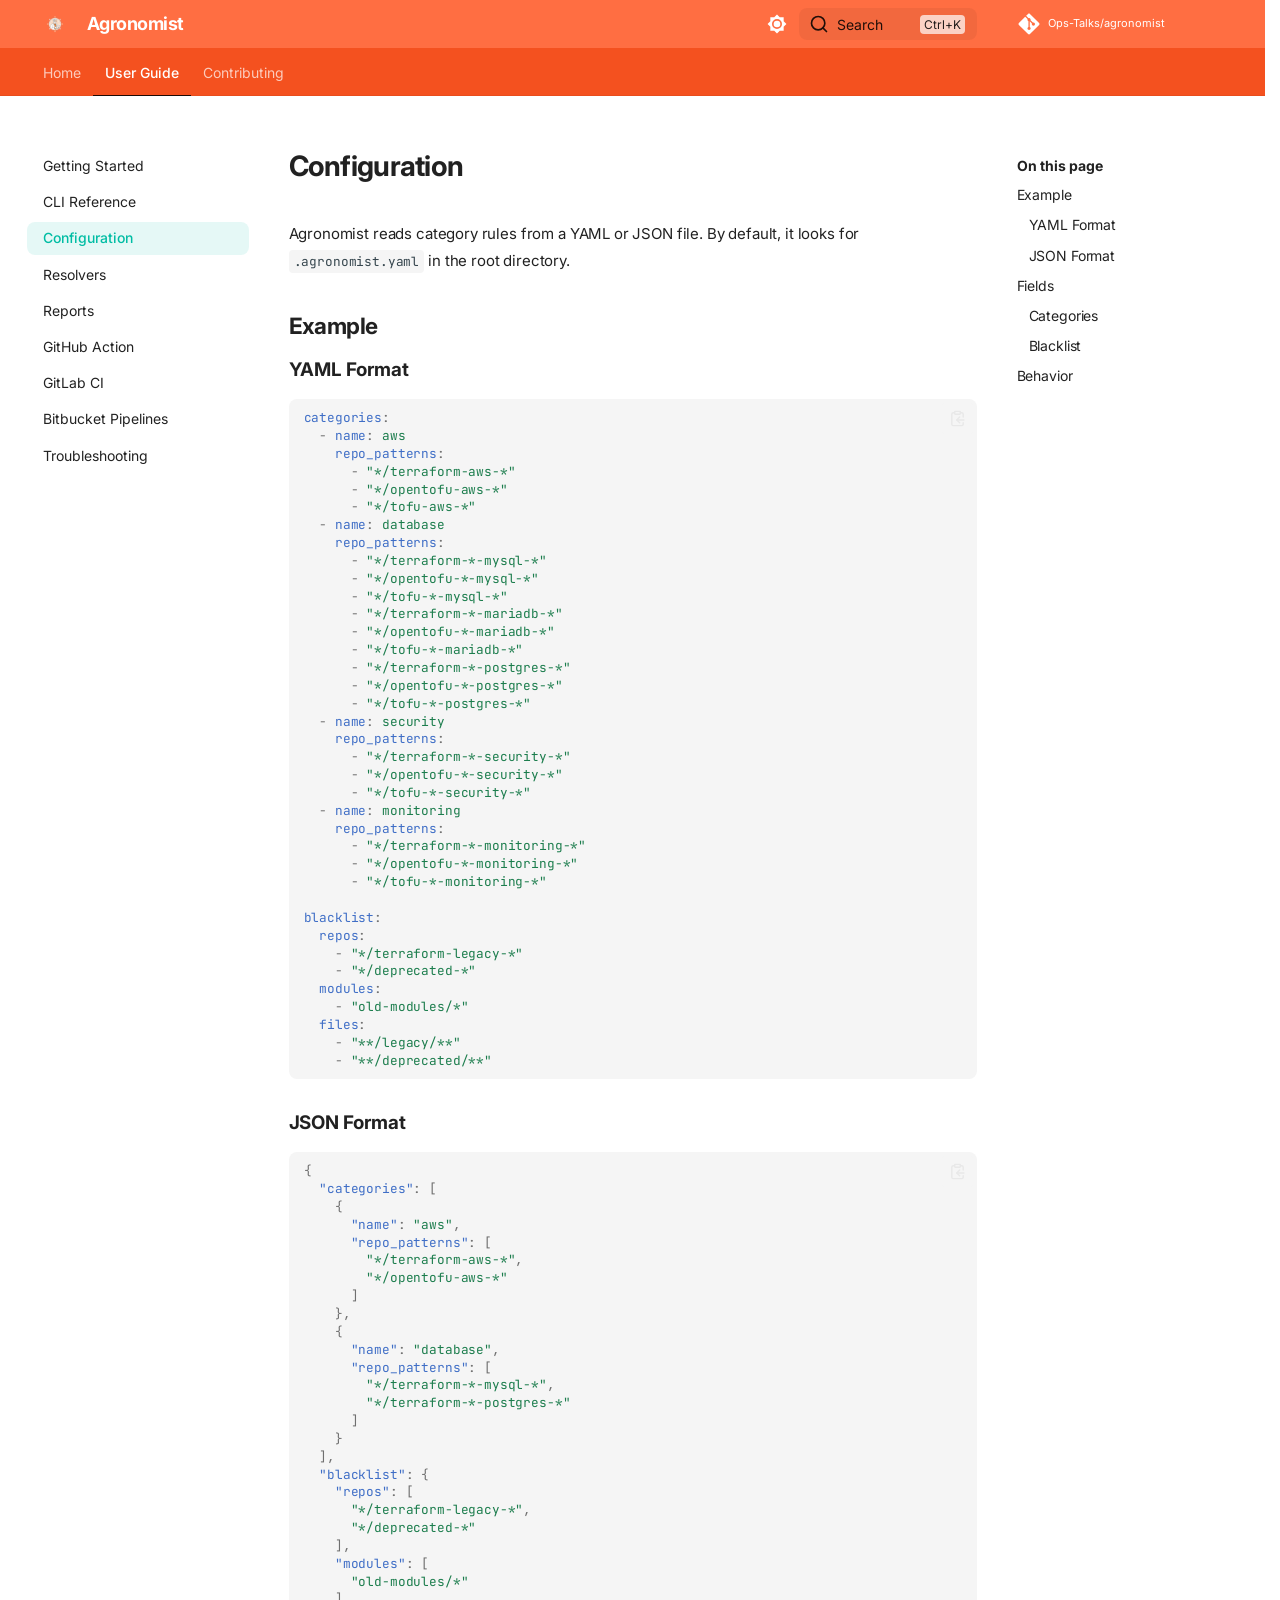
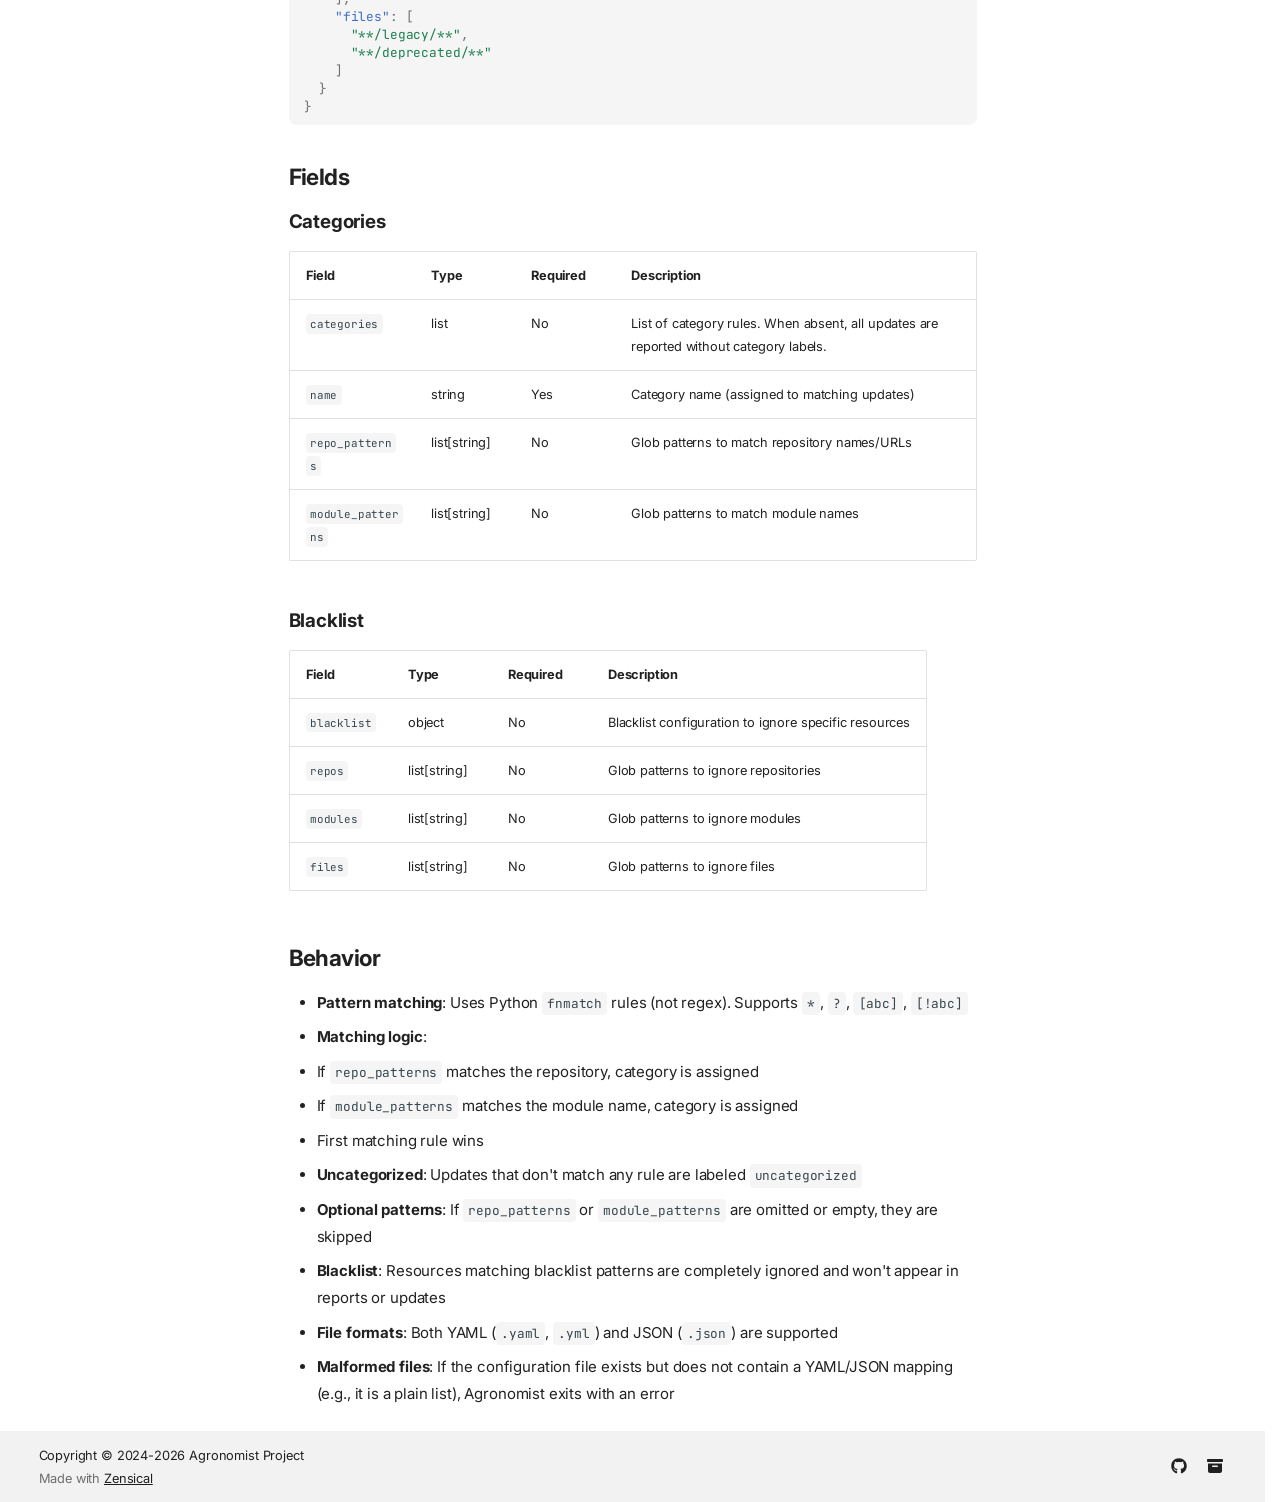
<file: configuration/index.html>
<!doctype html>
<html lang="en" class="no-js">
  <head>
    
      <meta charset="utf-8">
      <meta name="viewport" content="width=device-width,initial-scale=1">
      
        <meta name="description" content="Documentation for Agronomist">
      
      
      
        <link rel="canonical" href="https://ops-talks.github.io/agronomist/configuration/">
      
      
        <link rel="prev" href="../cli/">
      
      
        <link rel="next" href="../resolvers/">
      
      
        
      
      
      <link rel="icon" href="../assets/agronomist-logo.svg">
      <meta name="generator" content="zensical-0.0.43">
    
    
      
        <title>Configuration - Agronomist</title>
      
    
    
      
        
      
      <link rel="stylesheet" href="../assets/stylesheets/modern/main.fba56155.min.css">
      
        
          
        
        <link rel="stylesheet" href="../assets/stylesheets/modern/palette.dfe2e883.min.css">
      
      


    
    
      
    
    
      
        
        
        <link rel="preconnect" href="https://fonts.gstatic.com" crossorigin>
        <link rel="stylesheet" href="https://fonts.googleapis.com/css?family=Inter:300,300i,400,400i,500,500i,700,700i%7CJetBrains+Mono:400,400i,700,700i&amp;display=fallback">
        <style>:root{--md-text-font:"Inter";--md-code-font:"JetBrains Mono"}</style>
      
    
    
      <link rel="stylesheet" href="../stylesheets/extra.css">
    
    <script>__md_scope=new URL("..",location),__md_scope.pathname.endsWith("/")||(__md_scope=new URL(__md_scope.pathname+"/",location)),__md_hash=e=>[...e].reduce(((e,t)=>(e<<5)-e+t.charCodeAt(0)),0),__md_get=(e,t=localStorage,_=__md_scope)=>JSON.parse(t.getItem(_.pathname+"."+e)),__md_set=(e,t,_=localStorage,a=__md_scope)=>{try{_.setItem(a.pathname+"."+e,JSON.stringify(t))}catch(e){}},document.documentElement.setAttribute("data-platform",navigator.platform)</script>
    
      

    
    
  </head>
  
  
    
    
      
    
    
    
    
    <body dir="ltr" data-md-color-scheme="default" data-md-color-primary="deep-orange" data-md-color-accent="teal">
  
    
    <input class="md-toggle" data-md-toggle="drawer" type="checkbox" id="__drawer" autocomplete="off">
    <input class="md-toggle" data-md-toggle="search" type="checkbox" id="__search" autocomplete="off">
    <label class="md-overlay" for="__drawer" aria-label="Navigation"></label>
    <div data-md-component="skip">
      
        
        <a href="#configuration" class="md-skip">
          Skip to content
        </a>
      
    </div>
    <div data-md-component="announce">
      
    </div>
    
    
      

<header class="md-header" data-md-component="header">
  <nav class="md-header__inner md-grid" aria-label="Header">
    <a href="./.." title="Agronomist" class="md-header__button md-logo" aria-label="Agronomist" data-md-component="logo">
      
  <img src="../assets/agronomist-logo.svg" alt="Agronomist">

    </a>
    <label class="md-header__button md-icon" for="__drawer" aria-label="Navigation">
      
      <svg xmlns="http://www.w3.org/2000/svg" fill="none" stroke="currentColor" stroke-linecap="round" stroke-linejoin="round" stroke-width="2" class="lucide lucide-menu" viewBox="0 0 24 24"><path d="M4 5h16M4 12h16M4 19h16"/></svg>
    </label>
    <div class="md-header__title" data-md-component="header-title">
      <div class="md-header__ellipsis">
        <div class="md-header__topic">
          <span class="md-ellipsis">
            Agronomist
          </span>
        </div>
        <div class="md-header__topic" data-md-component="header-topic">
          <span class="md-ellipsis">
            
              Configuration
            
          </span>
        </div>
      </div>
    </div>
    
      
        <form class="md-header__option" data-md-component="palette">
  
    
    
    
    <input class="md-option" data-md-color-media="none" data-md-color-scheme="default" data-md-color-primary="deep-orange" data-md-color-accent="teal"  aria-label="Switch to dark mode"  type="radio" name="__palette" id="__palette_0">
    
      <label class="md-header__button md-icon" title="Switch to dark mode" for="__palette_1" hidden>
        <svg xmlns="http://www.w3.org/2000/svg" viewBox="0 0 24 24"><path d="M12 8a4 4 0 0 0-4 4 4 4 0 0 0 4 4 4 4 0 0 0 4-4 4 4 0 0 0-4-4m0 10a6 6 0 0 1-6-6 6 6 0 0 1 6-6 6 6 0 0 1 6 6 6 6 0 0 1-6 6m8-9.31V4h-4.69L12 .69 8.69 4H4v4.69L.69 12 4 15.31V20h4.69L12 23.31 15.31 20H20v-4.69L23.31 12z"/></svg>
      </label>
    
  
    
    
    
    <input class="md-option" data-md-color-media="none" data-md-color-scheme="slate" data-md-color-primary="blue-grey" data-md-color-accent="amber"  aria-label="Switch to light mode"  type="radio" name="__palette" id="__palette_1">
    
      <label class="md-header__button md-icon" title="Switch to light mode" for="__palette_0" hidden>
        <svg xmlns="http://www.w3.org/2000/svg" viewBox="0 0 24 24"><path d="M12 18c-.89 0-1.74-.2-2.5-.55C11.56 16.5 13 14.42 13 12s-1.44-4.5-3.5-5.45C10.26 6.2 11.11 6 12 6a6 6 0 0 1 6 6 6 6 0 0 1-6 6m8-9.31V4h-4.69L12 .69 8.69 4H4v4.69L.69 12 4 15.31V20h4.69L12 23.31 15.31 20H20v-4.69L23.31 12z"/></svg>
      </label>
    
  
</form>
      
    
    
      <script>var palette=__md_get("__palette");if(palette&&palette.color){if("(prefers-color-scheme)"===palette.color.media){var media=matchMedia("(prefers-color-scheme: light)"),input=document.querySelector(media.matches?"[data-md-color-media='(prefers-color-scheme: light)']":"[data-md-color-media='(prefers-color-scheme: dark)']");palette.color.media=input.getAttribute("data-md-color-media"),palette.color.scheme=input.getAttribute("data-md-color-scheme"),palette.color.primary=input.getAttribute("data-md-color-primary"),palette.color.accent=input.getAttribute("data-md-color-accent")}for(var[key,value]of Object.entries(palette.color))document.body.setAttribute("data-md-color-"+key,value)}</script>
    
    
    
      
      
        <label class="md-header__button md-icon" for="__search" aria-label="Search">
          
          <svg xmlns="http://www.w3.org/2000/svg" fill="none" stroke="currentColor" stroke-linecap="round" stroke-linejoin="round" stroke-width="2" class="lucide lucide-search" viewBox="0 0 24 24"><path d="m21 21-4.34-4.34"/><circle cx="11" cy="11" r="8"/></svg>
        </label>
        <div class="md-search" data-md-component="search" role="dialog" aria-label="Search">
  <button type="button" class="md-search__button">
    Search
  </button>
</div>
      
    
    <div class="md-header__source">
      
        <a href="https://github.com/Ops-Talks/agronomist" title="Go to repository" class="md-source" data-md-component="source">
  <div class="md-source__icon md-icon">
    
    <svg xmlns="http://www.w3.org/2000/svg" viewBox="0 0 448 512"><!--! Font Awesome Free 7.2.0 by @fontawesome - https://fontawesome.com License - https://fontawesome.com/license/free (Icons: CC BY 4.0, Fonts: SIL OFL 1.1, Code: MIT License) Copyright 2026 Fonticons, Inc.--><path fill="currentColor" d="M439.6 236.1 244 40.5c-5.4-5.5-12.8-8.5-20.4-8.5s-15 3-20.4 8.4L162.5 81l51.5 51.5c27.1-9.1 52.7 16.8 43.4 43.7l49.7 49.7c34.2-11.8 61.2 31 35.5 56.7-26.5 26.5-70.2-2.9-56-37.3L240.3 199v121.9c25.3 12.5 22.3 41.8 9.1 55-6.4 6.4-15.2 10.1-24.3 10.1s-17.8-3.6-24.3-10.1c-17.6-17.6-11.1-46.9 11.2-56v-123c-20.8-8.5-24.6-30.7-18.6-45L142.6 101 8.5 235.1C3 240.6 0 247.9 0 255.5s3 15 8.5 20.4l195.6 195.7c5.4 5.4 12.7 8.4 20.4 8.4s15-3 20.4-8.4l194.7-194.7c5.4-5.4 8.4-12.8 8.4-20.4s-3-15-8.4-20.4"/></svg>
  </div>
  <div class="md-source__repository">
    Ops-Talks/agronomist
  </div>
</a>
      
    </div>
  </nav>
  
</header>
    
    <div class="md-container" data-md-component="container">
      
      
        
          
            
<nav class="md-tabs" aria-label="Tabs" data-md-component="tabs">
  <div class="md-grid">
    <ul class="md-tabs__list">
      
        
  
  
  
  
    <li class="md-tabs__item">
      <a href="./.." class="md-tabs__link">
        
  
  Home

      </a>
    </li>
  

      
        
  
  
  
    
  
  
    
      
    
    
    
      <li class="md-tabs__item md-tabs__item--active">
        <a href="../getting-started/" class="md-tabs__link">
          
  
  User Guide

        </a>
      </li>
    
  

      
        
  
  
  
  
    
      
    
    
    
      <li class="md-tabs__item">
        <a href="../architecture/" class="md-tabs__link">
          
  
  Contributing

        </a>
      </li>
    
  

      
    </ul>
  </div>
</nav>
          
        
      
      <main class="md-main" data-md-component="main">
        <div class="md-main__inner md-grid">
          
            
              
              <div class="md-sidebar md-sidebar--primary" data-md-component="sidebar" data-md-type="navigation" >
                <div class="md-sidebar__scrollwrap">
                  <div class="md-sidebar__inner">
                    


  


<nav class="md-nav md-nav--primary md-nav--lifted" aria-label="Navigation" data-md-level="0">
  <label class="md-nav__title" for="__drawer">
    <a href="./.." title="Agronomist" class="md-nav__button md-logo" aria-label="Agronomist" data-md-component="logo">
      
  <img src="../assets/agronomist-logo.svg" alt="Agronomist">

    </a>
    Agronomist
  </label>
  
    <div class="md-nav__source">
      <a href="https://github.com/Ops-Talks/agronomist" title="Go to repository" class="md-source" data-md-component="source">
  <div class="md-source__icon md-icon">
    
    <svg xmlns="http://www.w3.org/2000/svg" viewBox="0 0 448 512"><!--! Font Awesome Free 7.2.0 by @fontawesome - https://fontawesome.com License - https://fontawesome.com/license/free (Icons: CC BY 4.0, Fonts: SIL OFL 1.1, Code: MIT License) Copyright 2026 Fonticons, Inc.--><path fill="currentColor" d="M439.6 236.1 244 40.5c-5.4-5.5-12.8-8.5-20.4-8.5s-15 3-20.4 8.4L162.5 81l51.5 51.5c27.1-9.1 52.7 16.8 43.4 43.7l49.7 49.7c34.2-11.8 61.2 31 35.5 56.7-26.5 26.5-70.2-2.9-56-37.3L240.3 199v121.9c25.3 12.5 22.3 41.8 9.1 55-6.4 6.4-15.2 10.1-24.3 10.1s-17.8-3.6-24.3-10.1c-17.6-17.6-11.1-46.9 11.2-56v-123c-20.8-8.5-24.6-30.7-18.6-45L142.6 101 8.5 235.1C3 240.6 0 247.9 0 255.5s3 15 8.5 20.4l195.6 195.7c5.4 5.4 12.7 8.4 20.4 8.4s15-3 20.4-8.4l194.7-194.7c5.4-5.4 8.4-12.8 8.4-20.4s-3-15-8.4-20.4"/></svg>
  </div>
  <div class="md-source__repository">
    Ops-Talks/agronomist
  </div>
</a>
    </div>
  
  <ul class="md-nav__list" data-md-scrollfix>
    
      
      
  
  
  
  
    <li class="md-nav__item">
      <a href="./.." class="md-nav__link">
        
  
  
  <span class="md-ellipsis">
    
  
  Home

    
  </span>
  
  

      </a>
    </li>
  

    
      
      
  
  
    
  
  
  
    
    
    
    
      
        
        
      
      
    
    
    <li class="md-nav__item md-nav__item--active md-nav__item--section md-nav__item--nested">
      
        
        
        <input class="md-nav__toggle md-toggle " type="checkbox" id="__nav_2" checked>
        
          
          <label class="md-nav__link" for="__nav_2" id="__nav_2_label" tabindex="">
            
  
  
  <span class="md-ellipsis">
    
  
  User Guide

    
  </span>
  
  

            <span class="md-nav__icon md-icon"></span>
          </label>
        
        <nav class="md-nav" data-md-level="1" aria-labelledby="__nav_2_label" aria-expanded="true">
          <label class="md-nav__title" for="__nav_2">
            <span class="md-nav__icon md-icon"></span>
            
  
  User Guide

          </label>
          <ul class="md-nav__list" data-md-scrollfix>
            
              
                
  
  
  
  
    <li class="md-nav__item">
      <a href="../getting-started/" class="md-nav__link">
        
  
  
  <span class="md-ellipsis">
    
  
  Getting Started

    
  </span>
  
  

      </a>
    </li>
  

              
            
              
                
  
  
  
  
    <li class="md-nav__item">
      <a href="../cli/" class="md-nav__link">
        
  
  
  <span class="md-ellipsis">
    
  
  CLI Reference

    
  </span>
  
  

      </a>
    </li>
  

              
            
              
                
  
  
    
  
  
  
    <li class="md-nav__item md-nav__item--active">
      
      
      
      
        
      
      
        <label class="md-nav__link md-nav__link--active" for="__toc">
          
  
  
  <span class="md-ellipsis">
    
  
  Configuration

    
  </span>
  
  

          <span class="md-nav__icon md-icon"></span>
        </label>
      
      <a href="././" class="md-nav__link md-nav__link--active">
        
  
  
  <span class="md-ellipsis">
    
  
  Configuration

    
  </span>
  
  

      </a>
      
        


<nav class="md-nav md-nav--secondary" aria-label="On this page">
  
  
  
    
  
  
    <label class="md-nav__title" for="__toc">
      <span class="md-nav__icon md-icon"></span>
      On this page
    </label>
    <ul class="md-nav__list" data-md-component="toc" data-md-scrollfix>
      
        <li class="md-nav__item">
  <a href="#example" class="md-nav__link">
    <span class="md-ellipsis">
      <span class="md-typeset">
        Example
      </span>
    </span>
  </a>
  
    <nav class="md-nav" aria-label="Example">
      <ul class="md-nav__list">
        
          <li class="md-nav__item">
  <a href="#yaml-format" class="md-nav__link">
    <span class="md-ellipsis">
      <span class="md-typeset">
        YAML Format
      </span>
    </span>
  </a>
  
</li>
        
          <li class="md-nav__item">
  <a href="#json-format" class="md-nav__link">
    <span class="md-ellipsis">
      <span class="md-typeset">
        JSON Format
      </span>
    </span>
  </a>
  
</li>
        
      </ul>
    </nav>
  
</li>
      
        <li class="md-nav__item">
  <a href="#fields" class="md-nav__link">
    <span class="md-ellipsis">
      <span class="md-typeset">
        Fields
      </span>
    </span>
  </a>
  
    <nav class="md-nav" aria-label="Fields">
      <ul class="md-nav__list">
        
          <li class="md-nav__item">
  <a href="#categories" class="md-nav__link">
    <span class="md-ellipsis">
      <span class="md-typeset">
        Categories
      </span>
    </span>
  </a>
  
</li>
        
          <li class="md-nav__item">
  <a href="#blacklist" class="md-nav__link">
    <span class="md-ellipsis">
      <span class="md-typeset">
        Blacklist
      </span>
    </span>
  </a>
  
</li>
        
      </ul>
    </nav>
  
</li>
      
        <li class="md-nav__item">
  <a href="#behavior" class="md-nav__link">
    <span class="md-ellipsis">
      <span class="md-typeset">
        Behavior
      </span>
    </span>
  </a>
  
</li>
      
    </ul>
  
</nav>
      
    </li>
  

              
            
              
                
  
  
  
  
    <li class="md-nav__item">
      <a href="../resolvers/" class="md-nav__link">
        
  
  
  <span class="md-ellipsis">
    
  
  Resolvers

    
  </span>
  
  

      </a>
    </li>
  

              
            
              
                
  
  
  
  
    <li class="md-nav__item">
      <a href="../reports/" class="md-nav__link">
        
  
  
  <span class="md-ellipsis">
    
  
  Reports

    
  </span>
  
  

      </a>
    </li>
  

              
            
              
                
  
  
  
  
    <li class="md-nav__item">
      <a href="../github-action/" class="md-nav__link">
        
  
  
  <span class="md-ellipsis">
    
  
  GitHub Action

    
  </span>
  
  

      </a>
    </li>
  

              
            
              
                
  
  
  
  
    <li class="md-nav__item">
      <a href="../gitlab-ci/" class="md-nav__link">
        
  
  
  <span class="md-ellipsis">
    
  
  GitLab CI

    
  </span>
  
  

      </a>
    </li>
  

              
            
              
                
  
  
  
  
    <li class="md-nav__item">
      <a href="../bitbucket-pipelines/" class="md-nav__link">
        
  
  
  <span class="md-ellipsis">
    
  
  Bitbucket Pipelines

    
  </span>
  
  

      </a>
    </li>
  

              
            
              
                
  
  
  
  
    <li class="md-nav__item">
      <a href="../troubleshooting/" class="md-nav__link">
        
  
  
  <span class="md-ellipsis">
    
  
  Troubleshooting

    
  </span>
  
  

      </a>
    </li>
  

              
            
          </ul>
        </nav>
      
    </li>
  

    
      
      
  
  
  
  
    
    
    
    
      
      
    
    
    <li class="md-nav__item md-nav__item--nested">
      
        
        
        <input class="md-nav__toggle md-toggle " type="checkbox" id="__nav_3" >
        
          
          <label class="md-nav__link" for="__nav_3" id="__nav_3_label" tabindex="0">
            
  
  
  <span class="md-ellipsis">
    
  
  Contributing

    
  </span>
  
  

            <span class="md-nav__icon md-icon"></span>
          </label>
        
        <nav class="md-nav" data-md-level="1" aria-labelledby="__nav_3_label" aria-expanded="false">
          <label class="md-nav__title" for="__nav_3">
            <span class="md-nav__icon md-icon"></span>
            
  
  Contributing

          </label>
          <ul class="md-nav__list" data-md-scrollfix>
            
              
                
  
  
  
  
    <li class="md-nav__item">
      <a href="../architecture/" class="md-nav__link">
        
  
  
  <span class="md-ellipsis">
    
  
  Architecture

    
  </span>
  
  

      </a>
    </li>
  

              
            
              
                
  
  
  
  
    <li class="md-nav__item">
      <a href="../development/" class="md-nav__link">
        
  
  
  <span class="md-ellipsis">
    
  
  Development

    
  </span>
  
  

      </a>
    </li>
  

              
            
              
                
  
  
  
  
    <li class="md-nav__item">
      <a href="../testing/" class="md-nav__link">
        
  
  
  <span class="md-ellipsis">
    
  
  Testing

    
  </span>
  
  

      </a>
    </li>
  

              
            
              
                
  
  
  
  
    <li class="md-nav__item">
      <a href="../api/" class="md-nav__link">
        
  
  
  <span class="md-ellipsis">
    
  
  API Reference

    
  </span>
  
  

      </a>
    </li>
  

              
            
          </ul>
        </nav>
      
    </li>
  

    
  </ul>
</nav>
                  </div>
                </div>
              </div>
            
            
              
              <div class="md-sidebar md-sidebar--secondary" data-md-component="sidebar" data-md-type="toc" >
                <div class="md-sidebar__scrollwrap">
                  
                    
                    
                    
                      
                    
                    
                      <input class="md-nav__toggle md-toggle" type="checkbox" id="__toc">
                      <div class="md-sidebar-button__wrapper">
                        <label class="md-sidebar-button" for="__toc"></label>
                      </div>
                    
                  
                  <div class="md-sidebar__inner">
                    


<nav class="md-nav md-nav--secondary" aria-label="On this page">
  
  
  
    
  
  
    <label class="md-nav__title" for="__toc">
      <span class="md-nav__icon md-icon"></span>
      On this page
    </label>
    <ul class="md-nav__list" data-md-component="toc" data-md-scrollfix>
      
        <li class="md-nav__item">
  <a href="#example" class="md-nav__link">
    <span class="md-ellipsis">
      <span class="md-typeset">
        Example
      </span>
    </span>
  </a>
  
    <nav class="md-nav" aria-label="Example">
      <ul class="md-nav__list">
        
          <li class="md-nav__item">
  <a href="#yaml-format" class="md-nav__link">
    <span class="md-ellipsis">
      <span class="md-typeset">
        YAML Format
      </span>
    </span>
  </a>
  
</li>
        
          <li class="md-nav__item">
  <a href="#json-format" class="md-nav__link">
    <span class="md-ellipsis">
      <span class="md-typeset">
        JSON Format
      </span>
    </span>
  </a>
  
</li>
        
      </ul>
    </nav>
  
</li>
      
        <li class="md-nav__item">
  <a href="#fields" class="md-nav__link">
    <span class="md-ellipsis">
      <span class="md-typeset">
        Fields
      </span>
    </span>
  </a>
  
    <nav class="md-nav" aria-label="Fields">
      <ul class="md-nav__list">
        
          <li class="md-nav__item">
  <a href="#categories" class="md-nav__link">
    <span class="md-ellipsis">
      <span class="md-typeset">
        Categories
      </span>
    </span>
  </a>
  
</li>
        
          <li class="md-nav__item">
  <a href="#blacklist" class="md-nav__link">
    <span class="md-ellipsis">
      <span class="md-typeset">
        Blacklist
      </span>
    </span>
  </a>
  
</li>
        
      </ul>
    </nav>
  
</li>
      
        <li class="md-nav__item">
  <a href="#behavior" class="md-nav__link">
    <span class="md-ellipsis">
      <span class="md-typeset">
        Behavior
      </span>
    </span>
  </a>
  
</li>
      
    </ul>
  
</nav>
                  </div>
                </div>
              </div>
            
          
          
            <div class="md-content" data-md-component="content">
              
              <article class="md-content__inner md-typeset">
                
                  
  
  


<h1 id="configuration">Configuration<a class="headerlink" href="#configuration" title="Permanent link">&para;</a></h1>
<p>Agronomist reads category rules from a YAML or JSON file. By default, it looks for <code>.agronomist.yaml</code> in the root directory.</p>
<h2 id="example">Example<a class="headerlink" href="#example" title="Permanent link">&para;</a></h2>
<h3 id="yaml-format">YAML Format<a class="headerlink" href="#yaml-format" title="Permanent link">&para;</a></h3>
<div class="language-yaml highlight"><pre><span></span><code><span id="__span-0-1"><a id="__codelineno-0-1" name="__codelineno-0-1" href="#__codelineno-0-1"></a><span class="nt">categories</span><span class="p">:</span>
</span><span id="__span-0-2"><a id="__codelineno-0-2" name="__codelineno-0-2" href="#__codelineno-0-2"></a><span class="w">  </span><span class="p p-Indicator">-</span><span class="w"> </span><span class="nt">name</span><span class="p">:</span><span class="w"> </span><span class="l l-Scalar l-Scalar-Plain">aws</span>
</span><span id="__span-0-3"><a id="__codelineno-0-3" name="__codelineno-0-3" href="#__codelineno-0-3"></a><span class="w">    </span><span class="nt">repo_patterns</span><span class="p">:</span>
</span><span id="__span-0-4"><a id="__codelineno-0-4" name="__codelineno-0-4" href="#__codelineno-0-4"></a><span class="w">      </span><span class="p p-Indicator">-</span><span class="w"> </span><span class="s">&quot;*/terraform-aws-*&quot;</span>
</span><span id="__span-0-5"><a id="__codelineno-0-5" name="__codelineno-0-5" href="#__codelineno-0-5"></a><span class="w">      </span><span class="p p-Indicator">-</span><span class="w"> </span><span class="s">&quot;*/opentofu-aws-*&quot;</span>
</span><span id="__span-0-6"><a id="__codelineno-0-6" name="__codelineno-0-6" href="#__codelineno-0-6"></a><span class="w">      </span><span class="p p-Indicator">-</span><span class="w"> </span><span class="s">&quot;*/tofu-aws-*&quot;</span>
</span><span id="__span-0-7"><a id="__codelineno-0-7" name="__codelineno-0-7" href="#__codelineno-0-7"></a><span class="w">  </span><span class="p p-Indicator">-</span><span class="w"> </span><span class="nt">name</span><span class="p">:</span><span class="w"> </span><span class="l l-Scalar l-Scalar-Plain">database</span>
</span><span id="__span-0-8"><a id="__codelineno-0-8" name="__codelineno-0-8" href="#__codelineno-0-8"></a><span class="w">    </span><span class="nt">repo_patterns</span><span class="p">:</span>
</span><span id="__span-0-9"><a id="__codelineno-0-9" name="__codelineno-0-9" href="#__codelineno-0-9"></a><span class="w">      </span><span class="p p-Indicator">-</span><span class="w"> </span><span class="s">&quot;*/terraform-*-mysql-*&quot;</span>
</span><span id="__span-0-10"><a id="__codelineno-0-10" name="__codelineno-0-10" href="#__codelineno-0-10"></a><span class="w">      </span><span class="p p-Indicator">-</span><span class="w"> </span><span class="s">&quot;*/opentofu-*-mysql-*&quot;</span>
</span><span id="__span-0-11"><a id="__codelineno-0-11" name="__codelineno-0-11" href="#__codelineno-0-11"></a><span class="w">      </span><span class="p p-Indicator">-</span><span class="w"> </span><span class="s">&quot;*/tofu-*-mysql-*&quot;</span>
</span><span id="__span-0-12"><a id="__codelineno-0-12" name="__codelineno-0-12" href="#__codelineno-0-12"></a><span class="w">      </span><span class="p p-Indicator">-</span><span class="w"> </span><span class="s">&quot;*/terraform-*-mariadb-*&quot;</span>
</span><span id="__span-0-13"><a id="__codelineno-0-13" name="__codelineno-0-13" href="#__codelineno-0-13"></a><span class="w">      </span><span class="p p-Indicator">-</span><span class="w"> </span><span class="s">&quot;*/opentofu-*-mariadb-*&quot;</span>
</span><span id="__span-0-14"><a id="__codelineno-0-14" name="__codelineno-0-14" href="#__codelineno-0-14"></a><span class="w">      </span><span class="p p-Indicator">-</span><span class="w"> </span><span class="s">&quot;*/tofu-*-mariadb-*&quot;</span>
</span><span id="__span-0-15"><a id="__codelineno-0-15" name="__codelineno-0-15" href="#__codelineno-0-15"></a><span class="w">      </span><span class="p p-Indicator">-</span><span class="w"> </span><span class="s">&quot;*/terraform-*-postgres-*&quot;</span>
</span><span id="__span-0-16"><a id="__codelineno-0-16" name="__codelineno-0-16" href="#__codelineno-0-16"></a><span class="w">      </span><span class="p p-Indicator">-</span><span class="w"> </span><span class="s">&quot;*/opentofu-*-postgres-*&quot;</span>
</span><span id="__span-0-17"><a id="__codelineno-0-17" name="__codelineno-0-17" href="#__codelineno-0-17"></a><span class="w">      </span><span class="p p-Indicator">-</span><span class="w"> </span><span class="s">&quot;*/tofu-*-postgres-*&quot;</span>
</span><span id="__span-0-18"><a id="__codelineno-0-18" name="__codelineno-0-18" href="#__codelineno-0-18"></a><span class="w">  </span><span class="p p-Indicator">-</span><span class="w"> </span><span class="nt">name</span><span class="p">:</span><span class="w"> </span><span class="l l-Scalar l-Scalar-Plain">security</span>
</span><span id="__span-0-19"><a id="__codelineno-0-19" name="__codelineno-0-19" href="#__codelineno-0-19"></a><span class="w">    </span><span class="nt">repo_patterns</span><span class="p">:</span>
</span><span id="__span-0-20"><a id="__codelineno-0-20" name="__codelineno-0-20" href="#__codelineno-0-20"></a><span class="w">      </span><span class="p p-Indicator">-</span><span class="w"> </span><span class="s">&quot;*/terraform-*-security-*&quot;</span>
</span><span id="__span-0-21"><a id="__codelineno-0-21" name="__codelineno-0-21" href="#__codelineno-0-21"></a><span class="w">      </span><span class="p p-Indicator">-</span><span class="w"> </span><span class="s">&quot;*/opentofu-*-security-*&quot;</span>
</span><span id="__span-0-22"><a id="__codelineno-0-22" name="__codelineno-0-22" href="#__codelineno-0-22"></a><span class="w">      </span><span class="p p-Indicator">-</span><span class="w"> </span><span class="s">&quot;*/tofu-*-security-*&quot;</span>
</span><span id="__span-0-23"><a id="__codelineno-0-23" name="__codelineno-0-23" href="#__codelineno-0-23"></a><span class="w">  </span><span class="p p-Indicator">-</span><span class="w"> </span><span class="nt">name</span><span class="p">:</span><span class="w"> </span><span class="l l-Scalar l-Scalar-Plain">monitoring</span>
</span><span id="__span-0-24"><a id="__codelineno-0-24" name="__codelineno-0-24" href="#__codelineno-0-24"></a><span class="w">    </span><span class="nt">repo_patterns</span><span class="p">:</span>
</span><span id="__span-0-25"><a id="__codelineno-0-25" name="__codelineno-0-25" href="#__codelineno-0-25"></a><span class="w">      </span><span class="p p-Indicator">-</span><span class="w"> </span><span class="s">&quot;*/terraform-*-monitoring-*&quot;</span>
</span><span id="__span-0-26"><a id="__codelineno-0-26" name="__codelineno-0-26" href="#__codelineno-0-26"></a><span class="w">      </span><span class="p p-Indicator">-</span><span class="w"> </span><span class="s">&quot;*/opentofu-*-monitoring-*&quot;</span>
</span><span id="__span-0-27"><a id="__codelineno-0-27" name="__codelineno-0-27" href="#__codelineno-0-27"></a><span class="w">      </span><span class="p p-Indicator">-</span><span class="w"> </span><span class="s">&quot;*/tofu-*-monitoring-*&quot;</span>
</span><span id="__span-0-28"><a id="__codelineno-0-28" name="__codelineno-0-28" href="#__codelineno-0-28"></a>
</span><span id="__span-0-29"><a id="__codelineno-0-29" name="__codelineno-0-29" href="#__codelineno-0-29"></a><span class="nt">blacklist</span><span class="p">:</span>
</span><span id="__span-0-30"><a id="__codelineno-0-30" name="__codelineno-0-30" href="#__codelineno-0-30"></a><span class="w">  </span><span class="nt">repos</span><span class="p">:</span>
</span><span id="__span-0-31"><a id="__codelineno-0-31" name="__codelineno-0-31" href="#__codelineno-0-31"></a><span class="w">    </span><span class="p p-Indicator">-</span><span class="w"> </span><span class="s">&quot;*/terraform-legacy-*&quot;</span>
</span><span id="__span-0-32"><a id="__codelineno-0-32" name="__codelineno-0-32" href="#__codelineno-0-32"></a><span class="w">    </span><span class="p p-Indicator">-</span><span class="w"> </span><span class="s">&quot;*/deprecated-*&quot;</span>
</span><span id="__span-0-33"><a id="__codelineno-0-33" name="__codelineno-0-33" href="#__codelineno-0-33"></a><span class="w">  </span><span class="nt">modules</span><span class="p">:</span>
</span><span id="__span-0-34"><a id="__codelineno-0-34" name="__codelineno-0-34" href="#__codelineno-0-34"></a><span class="w">    </span><span class="p p-Indicator">-</span><span class="w"> </span><span class="s">&quot;old-modules/*&quot;</span>
</span><span id="__span-0-35"><a id="__codelineno-0-35" name="__codelineno-0-35" href="#__codelineno-0-35"></a><span class="w">  </span><span class="nt">files</span><span class="p">:</span>
</span><span id="__span-0-36"><a id="__codelineno-0-36" name="__codelineno-0-36" href="#__codelineno-0-36"></a><span class="w">    </span><span class="p p-Indicator">-</span><span class="w"> </span><span class="s">&quot;**/legacy/**&quot;</span>
</span><span id="__span-0-37"><a id="__codelineno-0-37" name="__codelineno-0-37" href="#__codelineno-0-37"></a><span class="w">    </span><span class="p p-Indicator">-</span><span class="w"> </span><span class="s">&quot;**/deprecated/**&quot;</span>
</span></code></pre></div>
<h3 id="json-format">JSON Format<a class="headerlink" href="#json-format" title="Permanent link">&para;</a></h3>
<div class="language-json highlight"><pre><span></span><code><span id="__span-1-1"><a id="__codelineno-1-1" name="__codelineno-1-1" href="#__codelineno-1-1"></a><span class="p">{</span>
</span><span id="__span-1-2"><a id="__codelineno-1-2" name="__codelineno-1-2" href="#__codelineno-1-2"></a><span class="w">  </span><span class="nt">&quot;categories&quot;</span><span class="p">:</span><span class="w"> </span><span class="p">[</span>
</span><span id="__span-1-3"><a id="__codelineno-1-3" name="__codelineno-1-3" href="#__codelineno-1-3"></a><span class="w">    </span><span class="p">{</span>
</span><span id="__span-1-4"><a id="__codelineno-1-4" name="__codelineno-1-4" href="#__codelineno-1-4"></a><span class="w">      </span><span class="nt">&quot;name&quot;</span><span class="p">:</span><span class="w"> </span><span class="s2">&quot;aws&quot;</span><span class="p">,</span>
</span><span id="__span-1-5"><a id="__codelineno-1-5" name="__codelineno-1-5" href="#__codelineno-1-5"></a><span class="w">      </span><span class="nt">&quot;repo_patterns&quot;</span><span class="p">:</span><span class="w"> </span><span class="p">[</span>
</span><span id="__span-1-6"><a id="__codelineno-1-6" name="__codelineno-1-6" href="#__codelineno-1-6"></a><span class="w">        </span><span class="s2">&quot;*/terraform-aws-*&quot;</span><span class="p">,</span>
</span><span id="__span-1-7"><a id="__codelineno-1-7" name="__codelineno-1-7" href="#__codelineno-1-7"></a><span class="w">        </span><span class="s2">&quot;*/opentofu-aws-*&quot;</span>
</span><span id="__span-1-8"><a id="__codelineno-1-8" name="__codelineno-1-8" href="#__codelineno-1-8"></a><span class="w">      </span><span class="p">]</span>
</span><span id="__span-1-9"><a id="__codelineno-1-9" name="__codelineno-1-9" href="#__codelineno-1-9"></a><span class="w">    </span><span class="p">},</span>
</span><span id="__span-1-10"><a id="__codelineno-1-10" name="__codelineno-1-10" href="#__codelineno-1-10"></a><span class="w">    </span><span class="p">{</span>
</span><span id="__span-1-11"><a id="__codelineno-1-11" name="__codelineno-1-11" href="#__codelineno-1-11"></a><span class="w">      </span><span class="nt">&quot;name&quot;</span><span class="p">:</span><span class="w"> </span><span class="s2">&quot;database&quot;</span><span class="p">,</span>
</span><span id="__span-1-12"><a id="__codelineno-1-12" name="__codelineno-1-12" href="#__codelineno-1-12"></a><span class="w">      </span><span class="nt">&quot;repo_patterns&quot;</span><span class="p">:</span><span class="w"> </span><span class="p">[</span>
</span><span id="__span-1-13"><a id="__codelineno-1-13" name="__codelineno-1-13" href="#__codelineno-1-13"></a><span class="w">        </span><span class="s2">&quot;*/terraform-*-mysql-*&quot;</span><span class="p">,</span>
</span><span id="__span-1-14"><a id="__codelineno-1-14" name="__codelineno-1-14" href="#__codelineno-1-14"></a><span class="w">        </span><span class="s2">&quot;*/terraform-*-postgres-*&quot;</span>
</span><span id="__span-1-15"><a id="__codelineno-1-15" name="__codelineno-1-15" href="#__codelineno-1-15"></a><span class="w">      </span><span class="p">]</span>
</span><span id="__span-1-16"><a id="__codelineno-1-16" name="__codelineno-1-16" href="#__codelineno-1-16"></a><span class="w">    </span><span class="p">}</span>
</span><span id="__span-1-17"><a id="__codelineno-1-17" name="__codelineno-1-17" href="#__codelineno-1-17"></a><span class="w">  </span><span class="p">],</span>
</span><span id="__span-1-18"><a id="__codelineno-1-18" name="__codelineno-1-18" href="#__codelineno-1-18"></a><span class="w">  </span><span class="nt">&quot;blacklist&quot;</span><span class="p">:</span><span class="w"> </span><span class="p">{</span>
</span><span id="__span-1-19"><a id="__codelineno-1-19" name="__codelineno-1-19" href="#__codelineno-1-19"></a><span class="w">    </span><span class="nt">&quot;repos&quot;</span><span class="p">:</span><span class="w"> </span><span class="p">[</span>
</span><span id="__span-1-20"><a id="__codelineno-1-20" name="__codelineno-1-20" href="#__codelineno-1-20"></a><span class="w">      </span><span class="s2">&quot;*/terraform-legacy-*&quot;</span><span class="p">,</span>
</span><span id="__span-1-21"><a id="__codelineno-1-21" name="__codelineno-1-21" href="#__codelineno-1-21"></a><span class="w">      </span><span class="s2">&quot;*/deprecated-*&quot;</span>
</span><span id="__span-1-22"><a id="__codelineno-1-22" name="__codelineno-1-22" href="#__codelineno-1-22"></a><span class="w">    </span><span class="p">],</span>
</span><span id="__span-1-23"><a id="__codelineno-1-23" name="__codelineno-1-23" href="#__codelineno-1-23"></a><span class="w">    </span><span class="nt">&quot;modules&quot;</span><span class="p">:</span><span class="w"> </span><span class="p">[</span>
</span><span id="__span-1-24"><a id="__codelineno-1-24" name="__codelineno-1-24" href="#__codelineno-1-24"></a><span class="w">      </span><span class="s2">&quot;old-modules/*&quot;</span>
</span><span id="__span-1-25"><a id="__codelineno-1-25" name="__codelineno-1-25" href="#__codelineno-1-25"></a><span class="w">    </span><span class="p">],</span>
</span><span id="__span-1-26"><a id="__codelineno-1-26" name="__codelineno-1-26" href="#__codelineno-1-26"></a><span class="w">    </span><span class="nt">&quot;files&quot;</span><span class="p">:</span><span class="w"> </span><span class="p">[</span>
</span><span id="__span-1-27"><a id="__codelineno-1-27" name="__codelineno-1-27" href="#__codelineno-1-27"></a><span class="w">      </span><span class="s2">&quot;**/legacy/**&quot;</span><span class="p">,</span>
</span><span id="__span-1-28"><a id="__codelineno-1-28" name="__codelineno-1-28" href="#__codelineno-1-28"></a><span class="w">      </span><span class="s2">&quot;**/deprecated/**&quot;</span>
</span><span id="__span-1-29"><a id="__codelineno-1-29" name="__codelineno-1-29" href="#__codelineno-1-29"></a><span class="w">    </span><span class="p">]</span>
</span><span id="__span-1-30"><a id="__codelineno-1-30" name="__codelineno-1-30" href="#__codelineno-1-30"></a><span class="w">  </span><span class="p">}</span>
</span><span id="__span-1-31"><a id="__codelineno-1-31" name="__codelineno-1-31" href="#__codelineno-1-31"></a><span class="p">}</span>
</span></code></pre></div>
<h2 id="fields">Fields<a class="headerlink" href="#fields" title="Permanent link">&para;</a></h2>
<h3 id="categories">Categories<a class="headerlink" href="#categories" title="Permanent link">&para;</a></h3>
<table>
<thead>
<tr>
<th>Field</th>
<th>Type</th>
<th>Required</th>
<th>Description</th>
</tr>
</thead>
<tbody>
<tr>
<td><code>categories</code></td>
<td>list</td>
<td>No</td>
<td>List of category rules. When absent, all updates are reported without category labels.</td>
</tr>
<tr>
<td><code>name</code></td>
<td>string</td>
<td>Yes</td>
<td>Category name (assigned to matching updates)</td>
</tr>
<tr>
<td><code>repo_patterns</code></td>
<td>list[string]</td>
<td>No</td>
<td>Glob patterns to match repository names/URLs</td>
</tr>
<tr>
<td><code>module_patterns</code></td>
<td>list[string]</td>
<td>No</td>
<td>Glob patterns to match module names</td>
</tr>
</tbody>
</table>
<h3 id="blacklist">Blacklist<a class="headerlink" href="#blacklist" title="Permanent link">&para;</a></h3>
<table>
<thead>
<tr>
<th>Field</th>
<th>Type</th>
<th>Required</th>
<th>Description</th>
</tr>
</thead>
<tbody>
<tr>
<td><code>blacklist</code></td>
<td>object</td>
<td>No</td>
<td>Blacklist configuration to ignore specific resources</td>
</tr>
<tr>
<td><code>repos</code></td>
<td>list[string]</td>
<td>No</td>
<td>Glob patterns to ignore repositories</td>
</tr>
<tr>
<td><code>modules</code></td>
<td>list[string]</td>
<td>No</td>
<td>Glob patterns to ignore modules</td>
</tr>
<tr>
<td><code>files</code></td>
<td>list[string]</td>
<td>No</td>
<td>Glob patterns to ignore files</td>
</tr>
</tbody>
</table>
<h2 id="behavior">Behavior<a class="headerlink" href="#behavior" title="Permanent link">&para;</a></h2>
<ul>
<li><strong>Pattern matching</strong>: Uses Python <code>fnmatch</code> rules (not regex). Supports <code>*</code>, <code>?</code>, <code>[abc]</code>, <code>[!abc]</code></li>
<li><strong>Matching logic</strong>: </li>
<li>If <code>repo_patterns</code> matches the repository, category is assigned</li>
<li>If <code>module_patterns</code> matches the module name, category is assigned</li>
<li>First matching rule wins</li>
<li><strong>Uncategorized</strong>: Updates that don't match any rule are labeled <code>uncategorized</code></li>
<li><strong>Optional patterns</strong>: If <code>repo_patterns</code> or <code>module_patterns</code> are omitted or empty, they are skipped</li>
<li><strong>Blacklist</strong>: Resources matching blacklist patterns are completely ignored and won't appear in reports or updates</li>
<li><strong>File formats</strong>: Both YAML (<code>.yaml</code>, <code>.yml</code>) and JSON (<code>.json</code>) are supported</li>
<li><strong>Malformed files</strong>: If the configuration file exists but does not contain a YAML/JSON mapping (e.g., it is a plain list), Agronomist exits with an error</li>
</ul>














                
              </article>
            </div>
          
          
<script>var target=document.getElementById(location.hash.slice(1));target&&target.name&&(target.checked=target.name.startsWith("__tabbed_"))</script>
        </div>
        
          <button type="button" class="md-top md-icon" data-md-component="top" hidden>
  
  <svg xmlns="http://www.w3.org/2000/svg" fill="none" stroke="currentColor" stroke-linecap="round" stroke-linejoin="round" stroke-width="2" class="lucide lucide-circle-arrow-up" viewBox="0 0 24 24"><circle cx="12" cy="12" r="10"/><path d="m16 12-4-4-4 4M12 16V8"/></svg>
  Back to top
</button>
        
      </main>
      
        <footer class="md-footer">
  
  <div class="md-footer-meta md-typeset">
    <div class="md-footer-meta__inner md-grid">
      <div class="md-copyright">
  
    <div class="md-copyright__highlight">
      Copyright &copy; 2024-2026 Agronomist Project
    </div>
  
  
    Made with
    <a href="https://zensical.org/" target="_blank" rel="noopener">
      Zensical
    </a>
  
</div>
      
        
<div class="md-social">
  
    
    
    
    
    <a href="https://github.com/Ops-Talks/agronomist" target="_blank" rel="noopener" title="GitHub Ops-Talks&#x2f;agronomist" class="md-social__link">
      <svg xmlns="http://www.w3.org/2000/svg" viewBox="0 0 512 512"><!--! Font Awesome Free 7.2.0 by @fontawesome - https://fontawesome.com License - https://fontawesome.com/license/free (Icons: CC BY 4.0, Fonts: SIL OFL 1.1, Code: MIT License) Copyright 2026 Fonticons, Inc.--><path fill="currentColor" d="M173.9 397.4c0 2-2.3 3.6-5.2 3.6-3.3.3-5.6-1.3-5.6-3.6 0-2 2.3-3.6 5.2-3.6 3-.3 5.6 1.3 5.6 3.6m-31.1-4.5c-.7 2 1.3 4.3 4.3 4.9 2.6 1 5.6 0 6.2-2s-1.3-4.3-4.3-5.2c-2.6-.7-5.5.3-6.2 2.3m44.2-1.7c-2.9.7-4.9 2.6-4.6 4.9.3 2 2.9 3.3 5.9 2.6 2.9-.7 4.9-2.6 4.6-4.6-.3-1.9-3-3.2-5.9-2.9M252.8 8C114.1 8 8 113.3 8 252c0 110.9 69.8 205.8 169.5 239.2 12.8 2.3 17.3-5.6 17.3-12.1 0-6.2-.3-40.4-.3-61.4 0 0-70 15-84.7-29.8 0 0-11.4-29.1-27.8-36.6 0 0-22.9-15.7 1.6-15.4 0 0 24.9 2 38.6 25.8 21.9 38.6 58.6 27.5 72.9 20.9 2.3-16 8.8-27.1 16-33.7-55.9-6.2-112.3-14.3-112.3-110.5 0-27.5 7.6-41.3 23.6-58.9-2.6-6.5-11.1-33.3 2.6-67.9 20.9-6.5 69 27 69 27 20-5.6 41.5-8.5 62.8-8.5s42.8 2.9 62.8 8.5c0 0 48.1-33.6 69-27 13.7 34.7 5.2 61.4 2.6 67.9 16 17.7 25.8 31.5 25.8 58.9 0 96.5-58.9 104.2-114.8 110.5 9.2 7.9 17 22.9 17 46.4 0 33.7-.3 75.4-.3 83.6 0 6.5 4.6 14.4 17.3 12.1C436.2 457.8 504 362.9 504 252 504 113.3 391.5 8 252.8 8M105.2 352.9c-1.3 1-1 3.3.7 5.2 1.6 1.6 3.9 2.3 5.2 1 1.3-1 1-3.3-.7-5.2-1.6-1.6-3.9-2.3-5.2-1m-10.8-8.1c-.7 1.3.3 2.9 2.3 3.9 1.6 1 3.6.7 4.3-.7.7-1.3-.3-2.9-2.3-3.9-2-.6-3.6-.3-4.3.7m32.4 35.6c-1.6 1.3-1 4.3 1.3 6.2 2.3 2.3 5.2 2.6 6.5 1 1.3-1.3.7-4.3-1.3-6.2-2.2-2.3-5.2-2.6-6.5-1m-11.4-14.7c-1.6 1-1.6 3.6 0 5.9s4.3 3.3 5.6 2.3c1.6-1.3 1.6-3.9 0-6.2-1.4-2.3-4-3.3-5.6-2"/></svg>
    </a>
  
    
    
    
    
    <a href="https://github.com/Ops-Talks" target="_blank" rel="noopener" title="Ops-Talks Projects" class="md-social__link">
      <svg xmlns="http://www.w3.org/2000/svg" viewBox="0 0 512 512"><!--! Font Awesome Free 7.2.0 by @fontawesome - https://fontawesome.com License - https://fontawesome.com/license/free (Icons: CC BY 4.0, Fonts: SIL OFL 1.1, Code: MIT License) Copyright 2026 Fonticons, Inc.--><path fill="currentColor" d="M0 64c0-17.7 14.3-32 32-32h448c17.7 0 32 14.3 32 32v32c0 17.7-14.3 32-32 32H32c-17.7 0-32-14.3-32-32zm32 112h448v240c0 35.3-28.7 64-64 64H96c-35.3 0-64-28.7-64-64zm152 64c-13.3 0-24 10.7-24 24s10.7 24 24 24h144c13.3 0 24-10.7 24-24s-10.7-24-24-24z"/></svg>
    </a>
  
</div>
      
    </div>
  </div>
</footer>
      
    </div>
    <div class="md-dialog" data-md-component="dialog">
      <div class="md-dialog__inner md-typeset"></div>
    </div>
    
    
    
      
      
      <script id="__config" type="application/json">{"annotate":null,"base":"..","features":["navigation.tabs","navigation.top","content.code.copy"],"search":"../assets/javascripts/workers/search.e2d2d235.min.js","tags":null,"translations":{"clipboard.copied":"Copied to clipboard","clipboard.copy":"Copy to clipboard","search.result.more.one":"1 more on this page","search.result.more.other":"# more on this page","search.result.none":"No matching documents","search.result.one":"1 matching document","search.result.other":"# matching documents","search.result.placeholder":"Type to start searching","search.result.term.missing":"Missing","select.version":"Select version"},"version":null}</script>
    
    
      <script src="../assets/javascripts/bundle.6e5f0216.min.js"></script>
      
    
  </body>
</html>
</file>
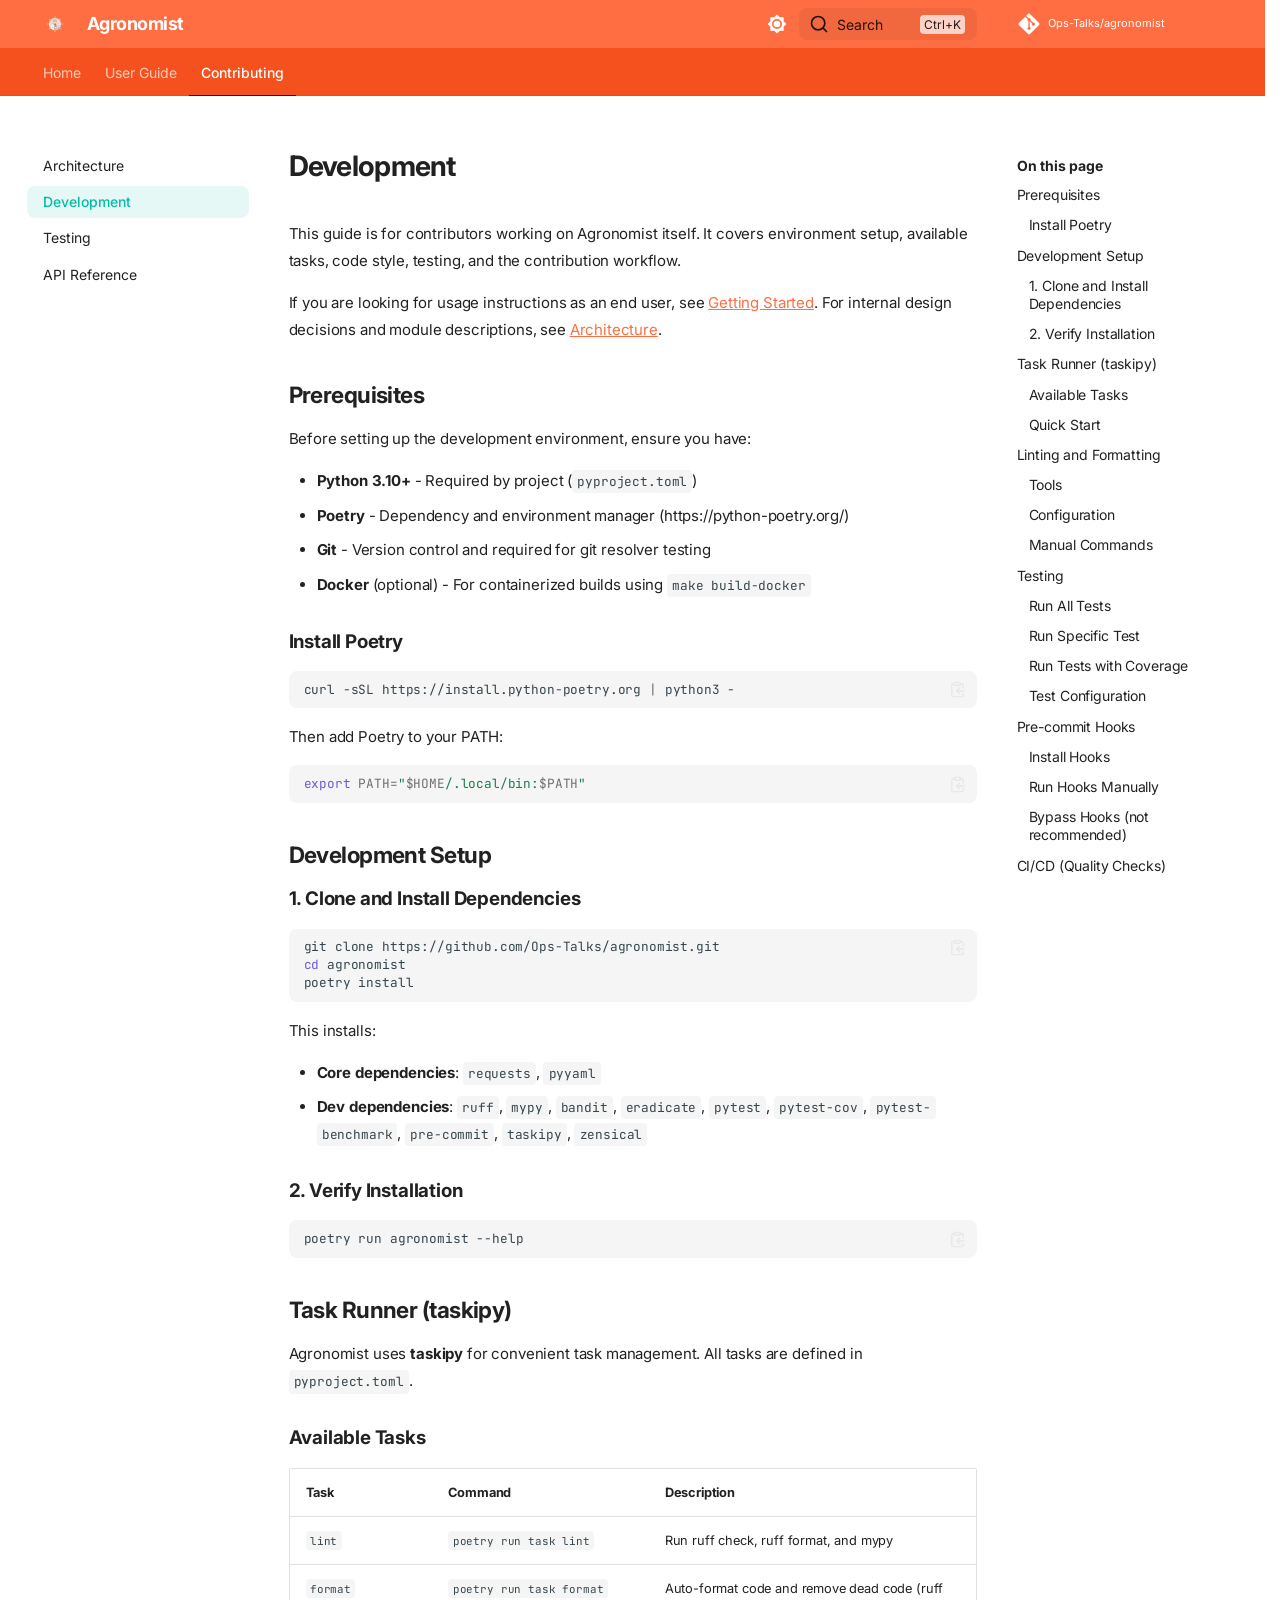
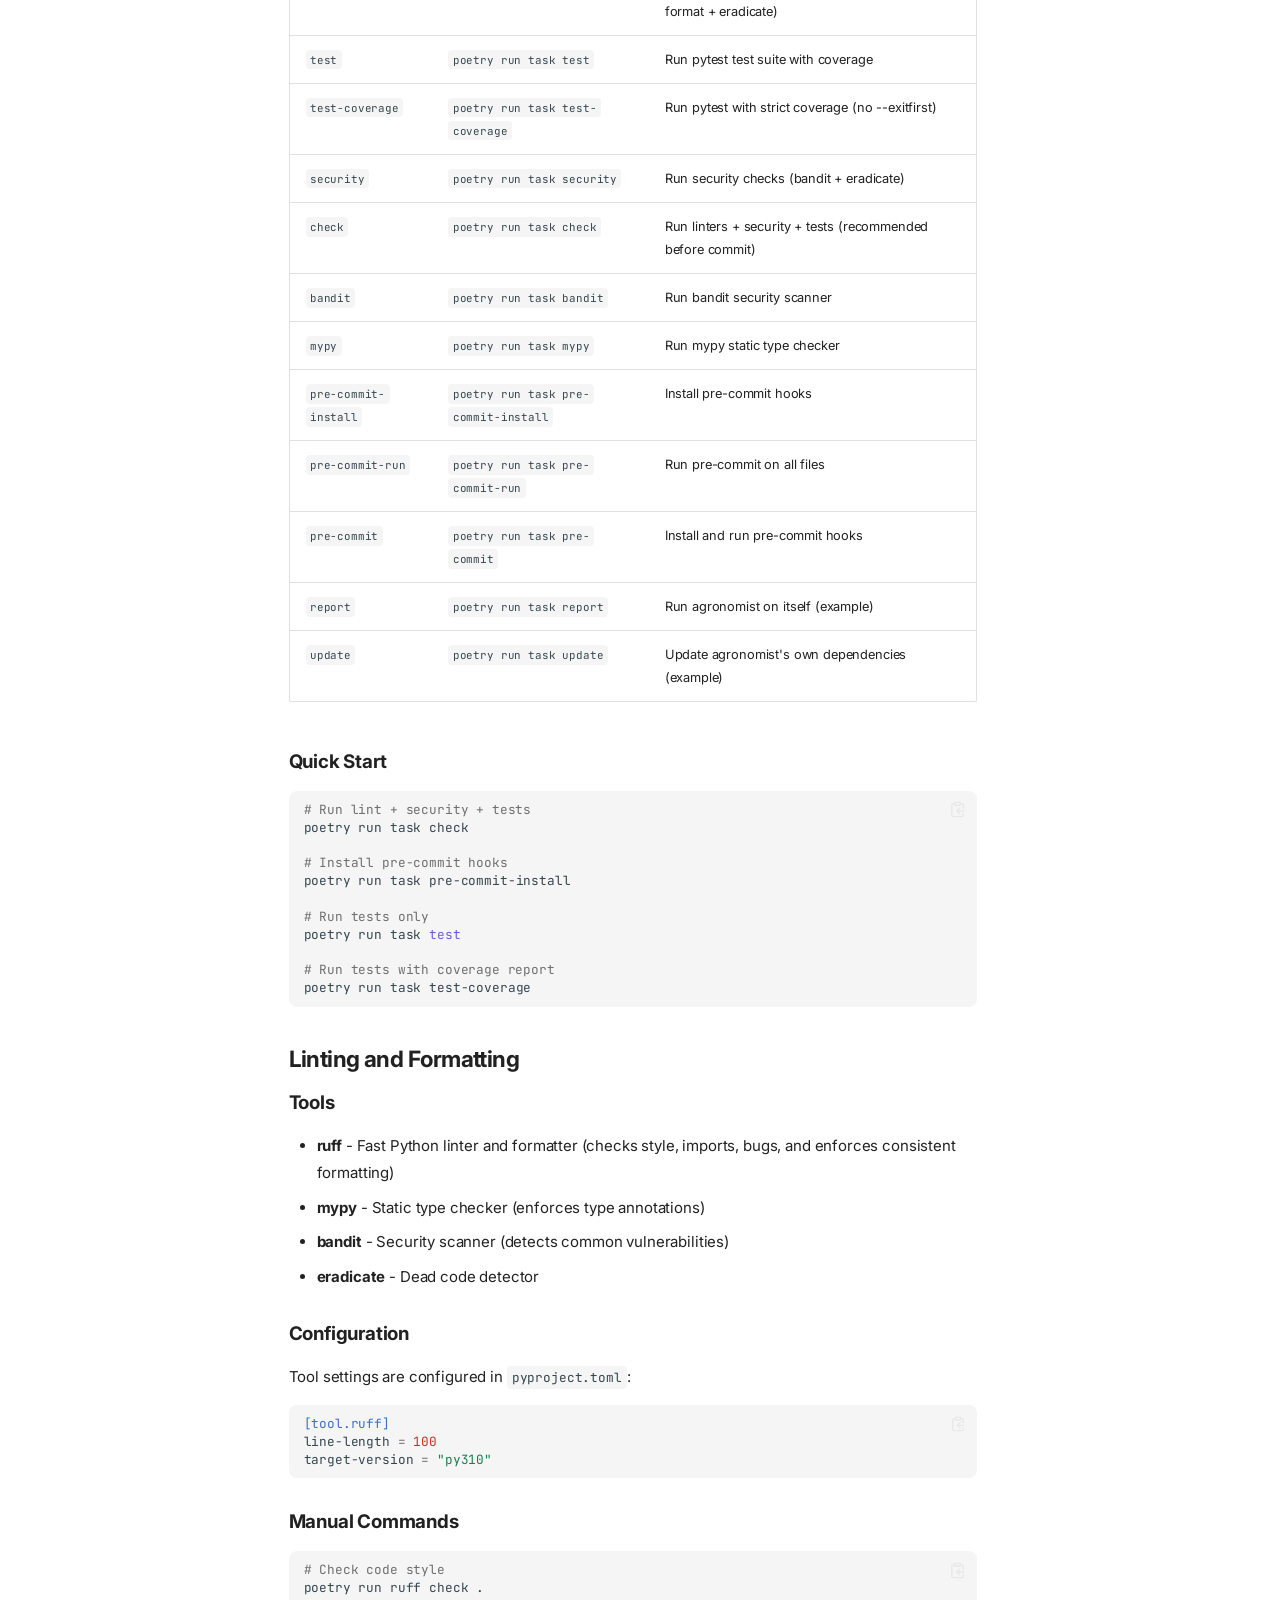
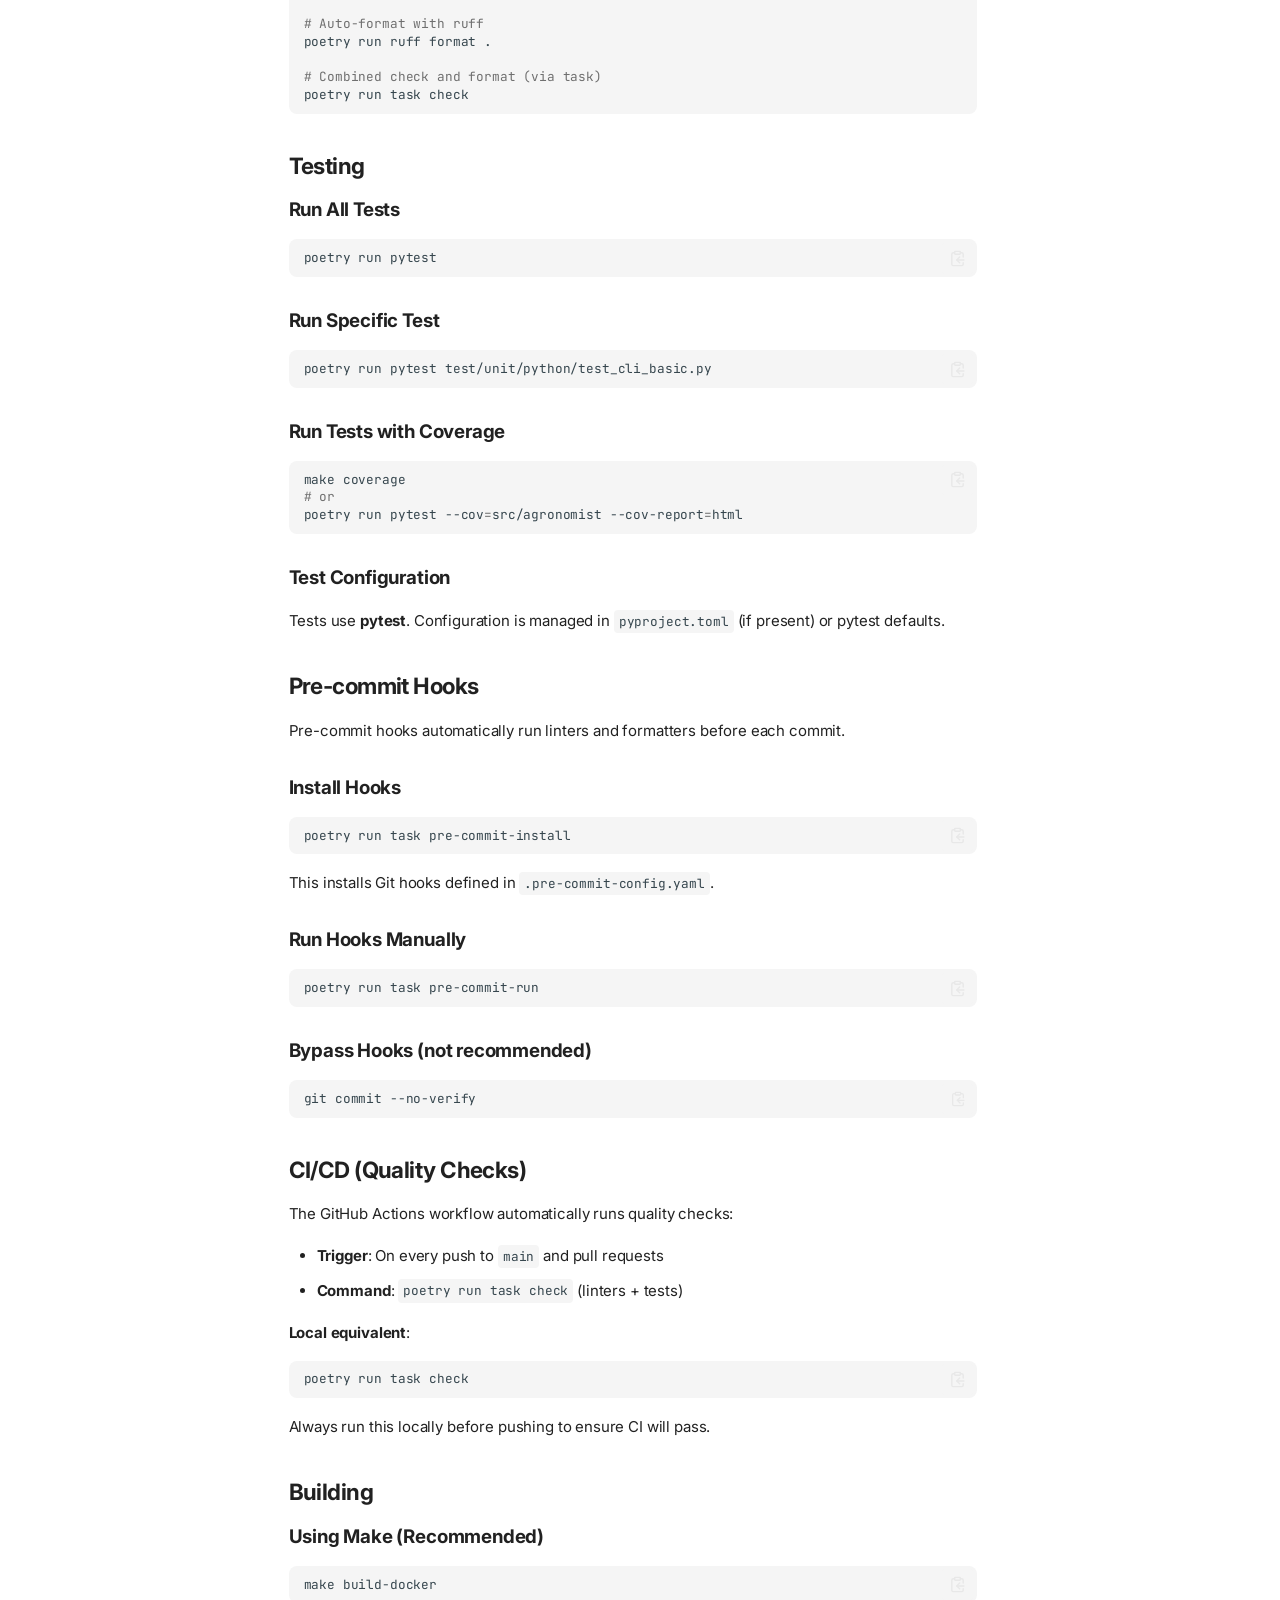
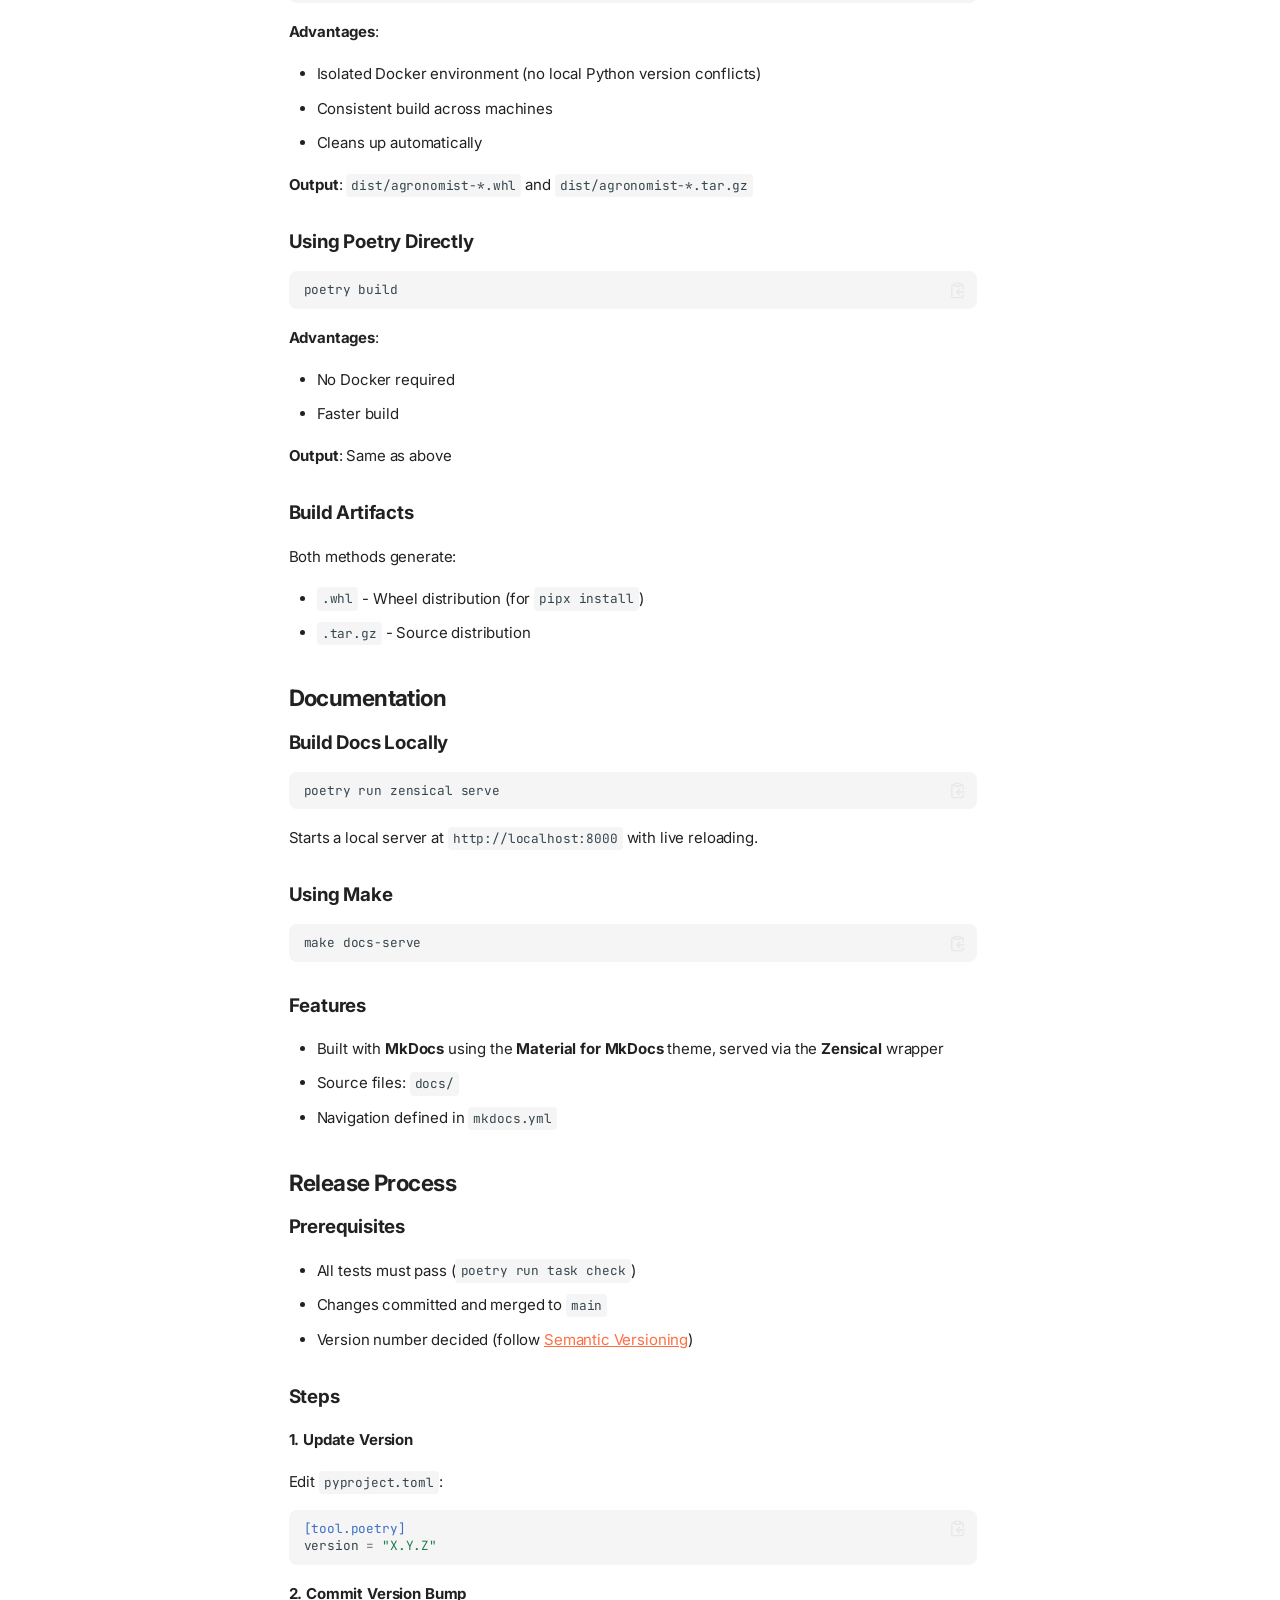
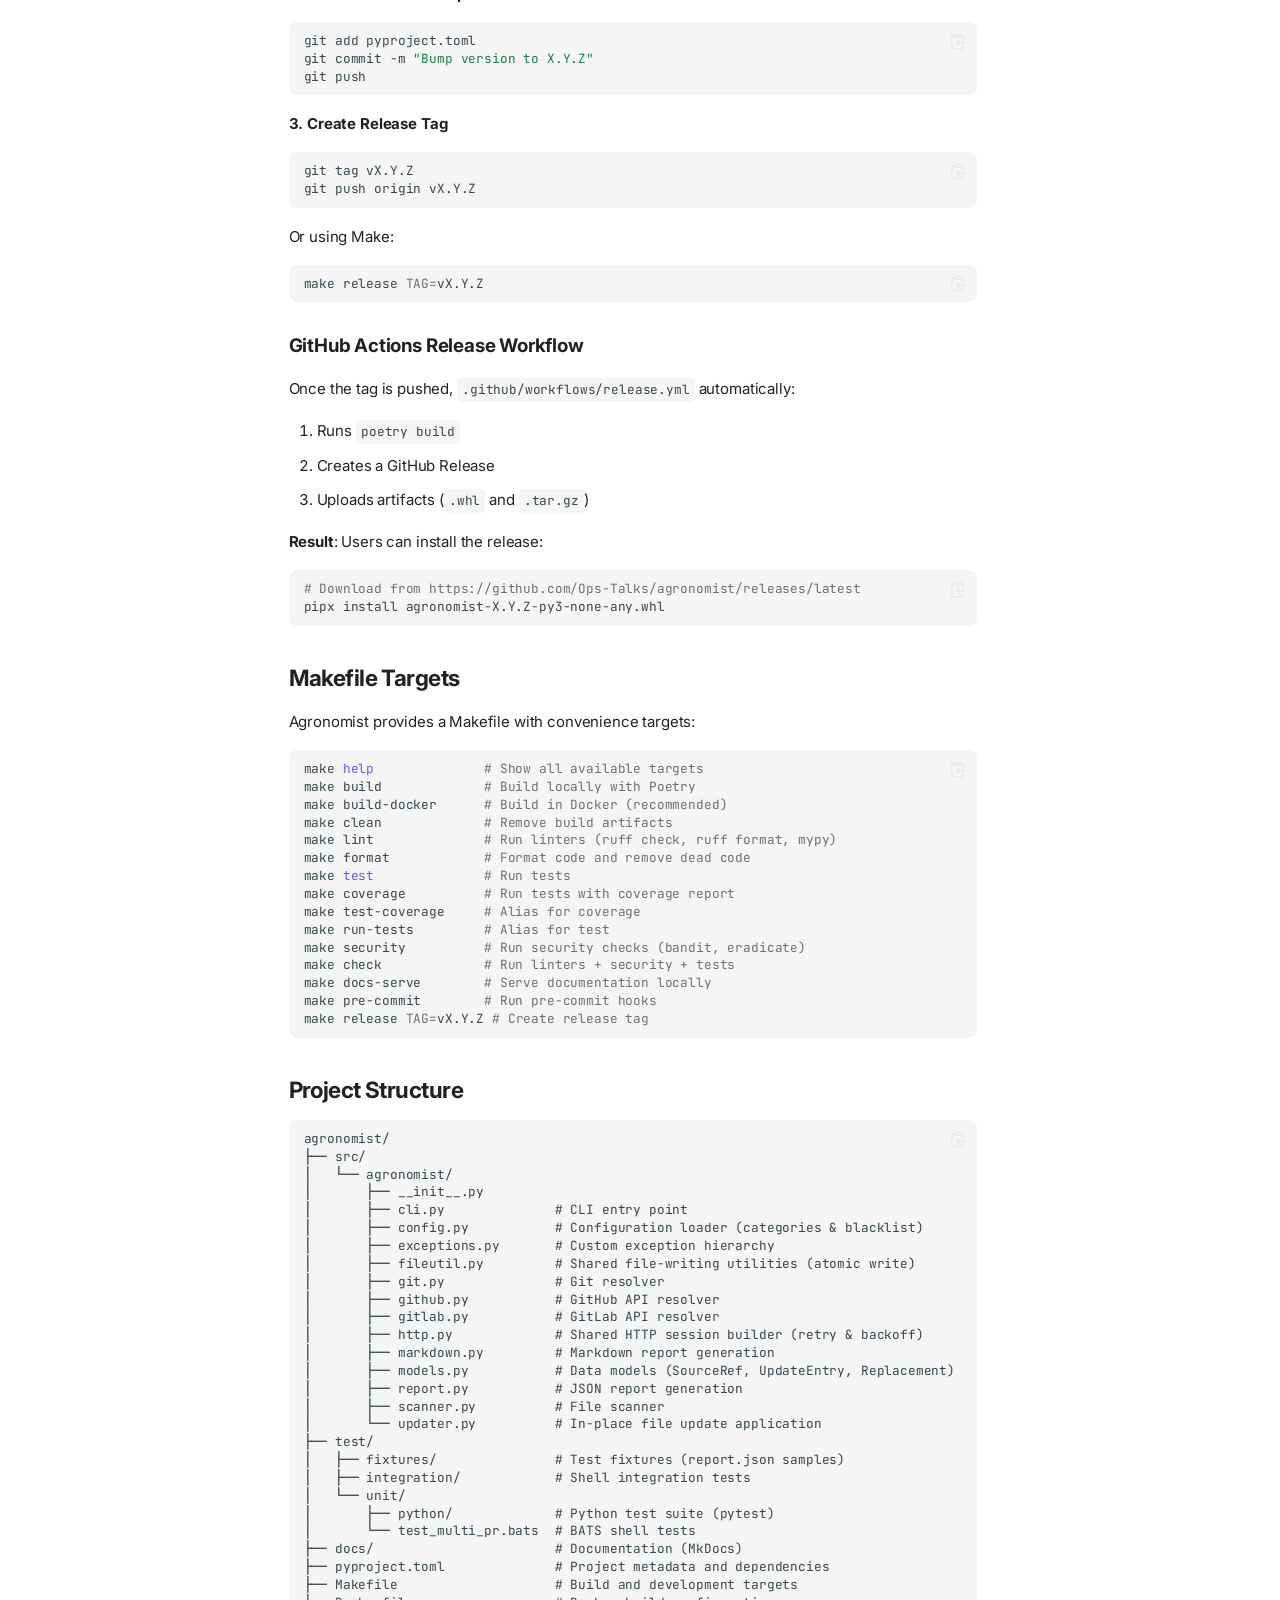
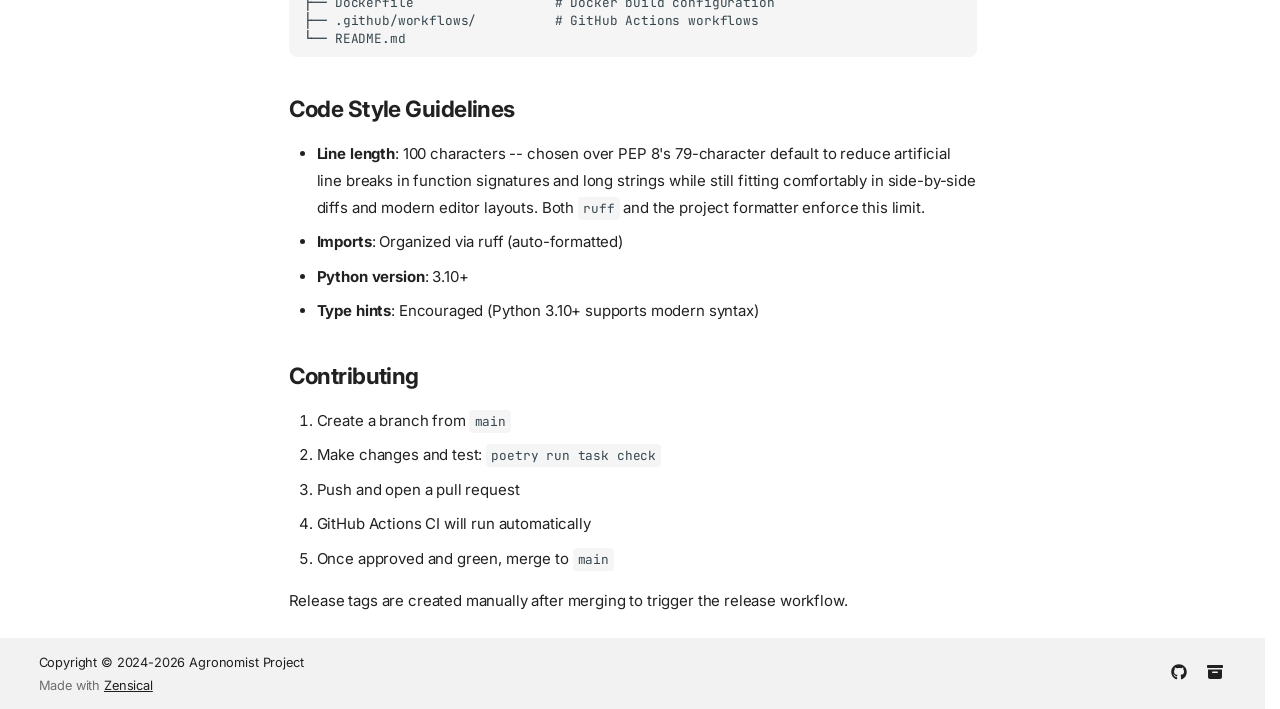
<file: development/index.html>
<!doctype html>
<html lang="en" class="no-js">
  <head>
    
      <meta charset="utf-8">
      <meta name="viewport" content="width=device-width,initial-scale=1">
      
        <meta name="description" content="Documentation for Agronomist">
      
      
      
        <link rel="canonical" href="https://ops-talks.github.io/agronomist/development/">
      
      
        <link rel="prev" href="../architecture/">
      
      
        <link rel="next" href="../testing/">
      
      
        
      
      
      <link rel="icon" href="../assets/agronomist-logo.svg">
      <meta name="generator" content="zensical-0.0.43">
    
    
      
        <title>Development - Agronomist</title>
      
    
    
      
        
      
      <link rel="stylesheet" href="../assets/stylesheets/modern/main.fba56155.min.css">
      
        
          
        
        <link rel="stylesheet" href="../assets/stylesheets/modern/palette.dfe2e883.min.css">
      
      


    
    
      
    
    
      
        
        
        <link rel="preconnect" href="https://fonts.gstatic.com" crossorigin>
        <link rel="stylesheet" href="https://fonts.googleapis.com/css?family=Inter:300,300i,400,400i,500,500i,700,700i%7CJetBrains+Mono:400,400i,700,700i&amp;display=fallback">
        <style>:root{--md-text-font:"Inter";--md-code-font:"JetBrains Mono"}</style>
      
    
    
      <link rel="stylesheet" href="../stylesheets/extra.css">
    
    <script>__md_scope=new URL("..",location),__md_scope.pathname.endsWith("/")||(__md_scope=new URL(__md_scope.pathname+"/",location)),__md_hash=e=>[...e].reduce(((e,t)=>(e<<5)-e+t.charCodeAt(0)),0),__md_get=(e,t=localStorage,_=__md_scope)=>JSON.parse(t.getItem(_.pathname+"."+e)),__md_set=(e,t,_=localStorage,a=__md_scope)=>{try{_.setItem(a.pathname+"."+e,JSON.stringify(t))}catch(e){}},document.documentElement.setAttribute("data-platform",navigator.platform)</script>
    
      

    
    
  </head>
  
  
    
    
      
    
    
    
    
    <body dir="ltr" data-md-color-scheme="default" data-md-color-primary="deep-orange" data-md-color-accent="teal">
  
    
    <input class="md-toggle" data-md-toggle="drawer" type="checkbox" id="__drawer" autocomplete="off">
    <input class="md-toggle" data-md-toggle="search" type="checkbox" id="__search" autocomplete="off">
    <label class="md-overlay" for="__drawer" aria-label="Navigation"></label>
    <div data-md-component="skip">
      
        
        <a href="#development" class="md-skip">
          Skip to content
        </a>
      
    </div>
    <div data-md-component="announce">
      
    </div>
    
    
      

<header class="md-header" data-md-component="header">
  <nav class="md-header__inner md-grid" aria-label="Header">
    <a href="./.." title="Agronomist" class="md-header__button md-logo" aria-label="Agronomist" data-md-component="logo">
      
  <img src="../assets/agronomist-logo.svg" alt="Agronomist">

    </a>
    <label class="md-header__button md-icon" for="__drawer" aria-label="Navigation">
      
      <svg xmlns="http://www.w3.org/2000/svg" fill="none" stroke="currentColor" stroke-linecap="round" stroke-linejoin="round" stroke-width="2" class="lucide lucide-menu" viewBox="0 0 24 24"><path d="M4 5h16M4 12h16M4 19h16"/></svg>
    </label>
    <div class="md-header__title" data-md-component="header-title">
      <div class="md-header__ellipsis">
        <div class="md-header__topic">
          <span class="md-ellipsis">
            Agronomist
          </span>
        </div>
        <div class="md-header__topic" data-md-component="header-topic">
          <span class="md-ellipsis">
            
              Development
            
          </span>
        </div>
      </div>
    </div>
    
      
        <form class="md-header__option" data-md-component="palette">
  
    
    
    
    <input class="md-option" data-md-color-media="none" data-md-color-scheme="default" data-md-color-primary="deep-orange" data-md-color-accent="teal"  aria-label="Switch to dark mode"  type="radio" name="__palette" id="__palette_0">
    
      <label class="md-header__button md-icon" title="Switch to dark mode" for="__palette_1" hidden>
        <svg xmlns="http://www.w3.org/2000/svg" viewBox="0 0 24 24"><path d="M12 8a4 4 0 0 0-4 4 4 4 0 0 0 4 4 4 4 0 0 0 4-4 4 4 0 0 0-4-4m0 10a6 6 0 0 1-6-6 6 6 0 0 1 6-6 6 6 0 0 1 6 6 6 6 0 0 1-6 6m8-9.31V4h-4.69L12 .69 8.69 4H4v4.69L.69 12 4 15.31V20h4.69L12 23.31 15.31 20H20v-4.69L23.31 12z"/></svg>
      </label>
    
  
    
    
    
    <input class="md-option" data-md-color-media="none" data-md-color-scheme="slate" data-md-color-primary="blue-grey" data-md-color-accent="amber"  aria-label="Switch to light mode"  type="radio" name="__palette" id="__palette_1">
    
      <label class="md-header__button md-icon" title="Switch to light mode" for="__palette_0" hidden>
        <svg xmlns="http://www.w3.org/2000/svg" viewBox="0 0 24 24"><path d="M12 18c-.89 0-1.74-.2-2.5-.55C11.56 16.5 13 14.42 13 12s-1.44-4.5-3.5-5.45C10.26 6.2 11.11 6 12 6a6 6 0 0 1 6 6 6 6 0 0 1-6 6m8-9.31V4h-4.69L12 .69 8.69 4H4v4.69L.69 12 4 15.31V20h4.69L12 23.31 15.31 20H20v-4.69L23.31 12z"/></svg>
      </label>
    
  
</form>
      
    
    
      <script>var palette=__md_get("__palette");if(palette&&palette.color){if("(prefers-color-scheme)"===palette.color.media){var media=matchMedia("(prefers-color-scheme: light)"),input=document.querySelector(media.matches?"[data-md-color-media='(prefers-color-scheme: light)']":"[data-md-color-media='(prefers-color-scheme: dark)']");palette.color.media=input.getAttribute("data-md-color-media"),palette.color.scheme=input.getAttribute("data-md-color-scheme"),palette.color.primary=input.getAttribute("data-md-color-primary"),palette.color.accent=input.getAttribute("data-md-color-accent")}for(var[key,value]of Object.entries(palette.color))document.body.setAttribute("data-md-color-"+key,value)}</script>
    
    
    
      
      
        <label class="md-header__button md-icon" for="__search" aria-label="Search">
          
          <svg xmlns="http://www.w3.org/2000/svg" fill="none" stroke="currentColor" stroke-linecap="round" stroke-linejoin="round" stroke-width="2" class="lucide lucide-search" viewBox="0 0 24 24"><path d="m21 21-4.34-4.34"/><circle cx="11" cy="11" r="8"/></svg>
        </label>
        <div class="md-search" data-md-component="search" role="dialog" aria-label="Search">
  <button type="button" class="md-search__button">
    Search
  </button>
</div>
      
    
    <div class="md-header__source">
      
        <a href="https://github.com/Ops-Talks/agronomist" title="Go to repository" class="md-source" data-md-component="source">
  <div class="md-source__icon md-icon">
    
    <svg xmlns="http://www.w3.org/2000/svg" viewBox="0 0 448 512"><!--! Font Awesome Free 7.2.0 by @fontawesome - https://fontawesome.com License - https://fontawesome.com/license/free (Icons: CC BY 4.0, Fonts: SIL OFL 1.1, Code: MIT License) Copyright 2026 Fonticons, Inc.--><path fill="currentColor" d="M439.6 236.1 244 40.5c-5.4-5.5-12.8-8.5-20.4-8.5s-15 3-20.4 8.4L162.5 81l51.5 51.5c27.1-9.1 52.7 16.8 43.4 43.7l49.7 49.7c34.2-11.8 61.2 31 35.5 56.7-26.5 26.5-70.2-2.9-56-37.3L240.3 199v121.9c25.3 12.5 22.3 41.8 9.1 55-6.4 6.4-15.2 10.1-24.3 10.1s-17.8-3.6-24.3-10.1c-17.6-17.6-11.1-46.9 11.2-56v-123c-20.8-8.5-24.6-30.7-18.6-45L142.6 101 8.5 235.1C3 240.6 0 247.9 0 255.5s3 15 8.5 20.4l195.6 195.7c5.4 5.4 12.7 8.4 20.4 8.4s15-3 20.4-8.4l194.7-194.7c5.4-5.4 8.4-12.8 8.4-20.4s-3-15-8.4-20.4"/></svg>
  </div>
  <div class="md-source__repository">
    Ops-Talks/agronomist
  </div>
</a>
      
    </div>
  </nav>
  
</header>
    
    <div class="md-container" data-md-component="container">
      
      
        
          
            
<nav class="md-tabs" aria-label="Tabs" data-md-component="tabs">
  <div class="md-grid">
    <ul class="md-tabs__list">
      
        
  
  
  
  
    <li class="md-tabs__item">
      <a href="./.." class="md-tabs__link">
        
  
  Home

      </a>
    </li>
  

      
        
  
  
  
  
    
      
    
    
    
      <li class="md-tabs__item">
        <a href="../getting-started/" class="md-tabs__link">
          
  
  User Guide

        </a>
      </li>
    
  

      
        
  
  
  
    
  
  
    
      
    
    
    
      <li class="md-tabs__item md-tabs__item--active">
        <a href="../architecture/" class="md-tabs__link">
          
  
  Contributing

        </a>
      </li>
    
  

      
    </ul>
  </div>
</nav>
          
        
      
      <main class="md-main" data-md-component="main">
        <div class="md-main__inner md-grid">
          
            
              
              <div class="md-sidebar md-sidebar--primary" data-md-component="sidebar" data-md-type="navigation" >
                <div class="md-sidebar__scrollwrap">
                  <div class="md-sidebar__inner">
                    


  


<nav class="md-nav md-nav--primary md-nav--lifted" aria-label="Navigation" data-md-level="0">
  <label class="md-nav__title" for="__drawer">
    <a href="./.." title="Agronomist" class="md-nav__button md-logo" aria-label="Agronomist" data-md-component="logo">
      
  <img src="../assets/agronomist-logo.svg" alt="Agronomist">

    </a>
    Agronomist
  </label>
  
    <div class="md-nav__source">
      <a href="https://github.com/Ops-Talks/agronomist" title="Go to repository" class="md-source" data-md-component="source">
  <div class="md-source__icon md-icon">
    
    <svg xmlns="http://www.w3.org/2000/svg" viewBox="0 0 448 512"><!--! Font Awesome Free 7.2.0 by @fontawesome - https://fontawesome.com License - https://fontawesome.com/license/free (Icons: CC BY 4.0, Fonts: SIL OFL 1.1, Code: MIT License) Copyright 2026 Fonticons, Inc.--><path fill="currentColor" d="M439.6 236.1 244 40.5c-5.4-5.5-12.8-8.5-20.4-8.5s-15 3-20.4 8.4L162.5 81l51.5 51.5c27.1-9.1 52.7 16.8 43.4 43.7l49.7 49.7c34.2-11.8 61.2 31 35.5 56.7-26.5 26.5-70.2-2.9-56-37.3L240.3 199v121.9c25.3 12.5 22.3 41.8 9.1 55-6.4 6.4-15.2 10.1-24.3 10.1s-17.8-3.6-24.3-10.1c-17.6-17.6-11.1-46.9 11.2-56v-123c-20.8-8.5-24.6-30.7-18.6-45L142.6 101 8.5 235.1C3 240.6 0 247.9 0 255.5s3 15 8.5 20.4l195.6 195.7c5.4 5.4 12.7 8.4 20.4 8.4s15-3 20.4-8.4l194.7-194.7c5.4-5.4 8.4-12.8 8.4-20.4s-3-15-8.4-20.4"/></svg>
  </div>
  <div class="md-source__repository">
    Ops-Talks/agronomist
  </div>
</a>
    </div>
  
  <ul class="md-nav__list" data-md-scrollfix>
    
      
      
  
  
  
  
    <li class="md-nav__item">
      <a href="./.." class="md-nav__link">
        
  
  
  <span class="md-ellipsis">
    
  
  Home

    
  </span>
  
  

      </a>
    </li>
  

    
      
      
  
  
  
  
    
    
    
    
      
      
    
    
    <li class="md-nav__item md-nav__item--nested">
      
        
        
        <input class="md-nav__toggle md-toggle " type="checkbox" id="__nav_2" >
        
          
          <label class="md-nav__link" for="__nav_2" id="__nav_2_label" tabindex="0">
            
  
  
  <span class="md-ellipsis">
    
  
  User Guide

    
  </span>
  
  

            <span class="md-nav__icon md-icon"></span>
          </label>
        
        <nav class="md-nav" data-md-level="1" aria-labelledby="__nav_2_label" aria-expanded="false">
          <label class="md-nav__title" for="__nav_2">
            <span class="md-nav__icon md-icon"></span>
            
  
  User Guide

          </label>
          <ul class="md-nav__list" data-md-scrollfix>
            
              
                
  
  
  
  
    <li class="md-nav__item">
      <a href="../getting-started/" class="md-nav__link">
        
  
  
  <span class="md-ellipsis">
    
  
  Getting Started

    
  </span>
  
  

      </a>
    </li>
  

              
            
              
                
  
  
  
  
    <li class="md-nav__item">
      <a href="../cli/" class="md-nav__link">
        
  
  
  <span class="md-ellipsis">
    
  
  CLI Reference

    
  </span>
  
  

      </a>
    </li>
  

              
            
              
                
  
  
  
  
    <li class="md-nav__item">
      <a href="../configuration/" class="md-nav__link">
        
  
  
  <span class="md-ellipsis">
    
  
  Configuration

    
  </span>
  
  

      </a>
    </li>
  

              
            
              
                
  
  
  
  
    <li class="md-nav__item">
      <a href="../resolvers/" class="md-nav__link">
        
  
  
  <span class="md-ellipsis">
    
  
  Resolvers

    
  </span>
  
  

      </a>
    </li>
  

              
            
              
                
  
  
  
  
    <li class="md-nav__item">
      <a href="../reports/" class="md-nav__link">
        
  
  
  <span class="md-ellipsis">
    
  
  Reports

    
  </span>
  
  

      </a>
    </li>
  

              
            
              
                
  
  
  
  
    <li class="md-nav__item">
      <a href="../github-action/" class="md-nav__link">
        
  
  
  <span class="md-ellipsis">
    
  
  GitHub Action

    
  </span>
  
  

      </a>
    </li>
  

              
            
              
                
  
  
  
  
    <li class="md-nav__item">
      <a href="../gitlab-ci/" class="md-nav__link">
        
  
  
  <span class="md-ellipsis">
    
  
  GitLab CI

    
  </span>
  
  

      </a>
    </li>
  

              
            
              
                
  
  
  
  
    <li class="md-nav__item">
      <a href="../bitbucket-pipelines/" class="md-nav__link">
        
  
  
  <span class="md-ellipsis">
    
  
  Bitbucket Pipelines

    
  </span>
  
  

      </a>
    </li>
  

              
            
              
                
  
  
  
  
    <li class="md-nav__item">
      <a href="../troubleshooting/" class="md-nav__link">
        
  
  
  <span class="md-ellipsis">
    
  
  Troubleshooting

    
  </span>
  
  

      </a>
    </li>
  

              
            
          </ul>
        </nav>
      
    </li>
  

    
      
      
  
  
    
  
  
  
    
    
    
    
      
        
        
      
      
    
    
    <li class="md-nav__item md-nav__item--active md-nav__item--section md-nav__item--nested">
      
        
        
        <input class="md-nav__toggle md-toggle " type="checkbox" id="__nav_3" checked>
        
          
          <label class="md-nav__link" for="__nav_3" id="__nav_3_label" tabindex="">
            
  
  
  <span class="md-ellipsis">
    
  
  Contributing

    
  </span>
  
  

            <span class="md-nav__icon md-icon"></span>
          </label>
        
        <nav class="md-nav" data-md-level="1" aria-labelledby="__nav_3_label" aria-expanded="true">
          <label class="md-nav__title" for="__nav_3">
            <span class="md-nav__icon md-icon"></span>
            
  
  Contributing

          </label>
          <ul class="md-nav__list" data-md-scrollfix>
            
              
                
  
  
  
  
    <li class="md-nav__item">
      <a href="../architecture/" class="md-nav__link">
        
  
  
  <span class="md-ellipsis">
    
  
  Architecture

    
  </span>
  
  

      </a>
    </li>
  

              
            
              
                
  
  
    
  
  
  
    <li class="md-nav__item md-nav__item--active">
      
      
      
      
        
      
      
        <label class="md-nav__link md-nav__link--active" for="__toc">
          
  
  
  <span class="md-ellipsis">
    
  
  Development

    
  </span>
  
  

          <span class="md-nav__icon md-icon"></span>
        </label>
      
      <a href="././" class="md-nav__link md-nav__link--active">
        
  
  
  <span class="md-ellipsis">
    
  
  Development

    
  </span>
  
  

      </a>
      
        


<nav class="md-nav md-nav--secondary" aria-label="On this page">
  
  
  
    
  
  
    <label class="md-nav__title" for="__toc">
      <span class="md-nav__icon md-icon"></span>
      On this page
    </label>
    <ul class="md-nav__list" data-md-component="toc" data-md-scrollfix>
      
        <li class="md-nav__item">
  <a href="#prerequisites" class="md-nav__link">
    <span class="md-ellipsis">
      <span class="md-typeset">
        Prerequisites
      </span>
    </span>
  </a>
  
    <nav class="md-nav" aria-label="Prerequisites">
      <ul class="md-nav__list">
        
          <li class="md-nav__item">
  <a href="#install-poetry" class="md-nav__link">
    <span class="md-ellipsis">
      <span class="md-typeset">
        Install Poetry
      </span>
    </span>
  </a>
  
</li>
        
      </ul>
    </nav>
  
</li>
      
        <li class="md-nav__item">
  <a href="#development-setup" class="md-nav__link">
    <span class="md-ellipsis">
      <span class="md-typeset">
        Development Setup
      </span>
    </span>
  </a>
  
    <nav class="md-nav" aria-label="Development Setup">
      <ul class="md-nav__list">
        
          <li class="md-nav__item">
  <a href="#1-clone-and-install-dependencies" class="md-nav__link">
    <span class="md-ellipsis">
      <span class="md-typeset">
        1. Clone and Install Dependencies
      </span>
    </span>
  </a>
  
</li>
        
          <li class="md-nav__item">
  <a href="#2-verify-installation" class="md-nav__link">
    <span class="md-ellipsis">
      <span class="md-typeset">
        2. Verify Installation
      </span>
    </span>
  </a>
  
</li>
        
      </ul>
    </nav>
  
</li>
      
        <li class="md-nav__item">
  <a href="#task-runner-taskipy" class="md-nav__link">
    <span class="md-ellipsis">
      <span class="md-typeset">
        Task Runner (taskipy)
      </span>
    </span>
  </a>
  
    <nav class="md-nav" aria-label="Task Runner (taskipy)">
      <ul class="md-nav__list">
        
          <li class="md-nav__item">
  <a href="#available-tasks" class="md-nav__link">
    <span class="md-ellipsis">
      <span class="md-typeset">
        Available Tasks
      </span>
    </span>
  </a>
  
</li>
        
          <li class="md-nav__item">
  <a href="#quick-start" class="md-nav__link">
    <span class="md-ellipsis">
      <span class="md-typeset">
        Quick Start
      </span>
    </span>
  </a>
  
</li>
        
      </ul>
    </nav>
  
</li>
      
        <li class="md-nav__item">
  <a href="#linting-and-formatting" class="md-nav__link">
    <span class="md-ellipsis">
      <span class="md-typeset">
        Linting and Formatting
      </span>
    </span>
  </a>
  
    <nav class="md-nav" aria-label="Linting and Formatting">
      <ul class="md-nav__list">
        
          <li class="md-nav__item">
  <a href="#tools" class="md-nav__link">
    <span class="md-ellipsis">
      <span class="md-typeset">
        Tools
      </span>
    </span>
  </a>
  
</li>
        
          <li class="md-nav__item">
  <a href="#configuration" class="md-nav__link">
    <span class="md-ellipsis">
      <span class="md-typeset">
        Configuration
      </span>
    </span>
  </a>
  
</li>
        
          <li class="md-nav__item">
  <a href="#manual-commands" class="md-nav__link">
    <span class="md-ellipsis">
      <span class="md-typeset">
        Manual Commands
      </span>
    </span>
  </a>
  
</li>
        
      </ul>
    </nav>
  
</li>
      
        <li class="md-nav__item">
  <a href="#testing" class="md-nav__link">
    <span class="md-ellipsis">
      <span class="md-typeset">
        Testing
      </span>
    </span>
  </a>
  
    <nav class="md-nav" aria-label="Testing">
      <ul class="md-nav__list">
        
          <li class="md-nav__item">
  <a href="#run-all-tests" class="md-nav__link">
    <span class="md-ellipsis">
      <span class="md-typeset">
        Run All Tests
      </span>
    </span>
  </a>
  
</li>
        
          <li class="md-nav__item">
  <a href="#run-specific-test" class="md-nav__link">
    <span class="md-ellipsis">
      <span class="md-typeset">
        Run Specific Test
      </span>
    </span>
  </a>
  
</li>
        
          <li class="md-nav__item">
  <a href="#run-tests-with-coverage" class="md-nav__link">
    <span class="md-ellipsis">
      <span class="md-typeset">
        Run Tests with Coverage
      </span>
    </span>
  </a>
  
</li>
        
          <li class="md-nav__item">
  <a href="#test-configuration" class="md-nav__link">
    <span class="md-ellipsis">
      <span class="md-typeset">
        Test Configuration
      </span>
    </span>
  </a>
  
</li>
        
      </ul>
    </nav>
  
</li>
      
        <li class="md-nav__item">
  <a href="#pre-commit-hooks" class="md-nav__link">
    <span class="md-ellipsis">
      <span class="md-typeset">
        Pre-commit Hooks
      </span>
    </span>
  </a>
  
    <nav class="md-nav" aria-label="Pre-commit Hooks">
      <ul class="md-nav__list">
        
          <li class="md-nav__item">
  <a href="#install-hooks" class="md-nav__link">
    <span class="md-ellipsis">
      <span class="md-typeset">
        Install Hooks
      </span>
    </span>
  </a>
  
</li>
        
          <li class="md-nav__item">
  <a href="#run-hooks-manually" class="md-nav__link">
    <span class="md-ellipsis">
      <span class="md-typeset">
        Run Hooks Manually
      </span>
    </span>
  </a>
  
</li>
        
          <li class="md-nav__item">
  <a href="#bypass-hooks-not-recommended" class="md-nav__link">
    <span class="md-ellipsis">
      <span class="md-typeset">
        Bypass Hooks (not recommended)
      </span>
    </span>
  </a>
  
</li>
        
      </ul>
    </nav>
  
</li>
      
        <li class="md-nav__item">
  <a href="#cicd-quality-checks" class="md-nav__link">
    <span class="md-ellipsis">
      <span class="md-typeset">
        CI/CD (Quality Checks)
      </span>
    </span>
  </a>
  
</li>
      
        <li class="md-nav__item">
  <a href="#building" class="md-nav__link">
    <span class="md-ellipsis">
      <span class="md-typeset">
        Building
      </span>
    </span>
  </a>
  
    <nav class="md-nav" aria-label="Building">
      <ul class="md-nav__list">
        
          <li class="md-nav__item">
  <a href="#using-make-recommended" class="md-nav__link">
    <span class="md-ellipsis">
      <span class="md-typeset">
        Using Make (Recommended)
      </span>
    </span>
  </a>
  
</li>
        
          <li class="md-nav__item">
  <a href="#using-poetry-directly" class="md-nav__link">
    <span class="md-ellipsis">
      <span class="md-typeset">
        Using Poetry Directly
      </span>
    </span>
  </a>
  
</li>
        
          <li class="md-nav__item">
  <a href="#build-artifacts" class="md-nav__link">
    <span class="md-ellipsis">
      <span class="md-typeset">
        Build Artifacts
      </span>
    </span>
  </a>
  
</li>
        
      </ul>
    </nav>
  
</li>
      
        <li class="md-nav__item">
  <a href="#documentation" class="md-nav__link">
    <span class="md-ellipsis">
      <span class="md-typeset">
        Documentation
      </span>
    </span>
  </a>
  
    <nav class="md-nav" aria-label="Documentation">
      <ul class="md-nav__list">
        
          <li class="md-nav__item">
  <a href="#build-docs-locally" class="md-nav__link">
    <span class="md-ellipsis">
      <span class="md-typeset">
        Build Docs Locally
      </span>
    </span>
  </a>
  
</li>
        
          <li class="md-nav__item">
  <a href="#using-make" class="md-nav__link">
    <span class="md-ellipsis">
      <span class="md-typeset">
        Using Make
      </span>
    </span>
  </a>
  
</li>
        
          <li class="md-nav__item">
  <a href="#features" class="md-nav__link">
    <span class="md-ellipsis">
      <span class="md-typeset">
        Features
      </span>
    </span>
  </a>
  
</li>
        
      </ul>
    </nav>
  
</li>
      
        <li class="md-nav__item">
  <a href="#release-process" class="md-nav__link">
    <span class="md-ellipsis">
      <span class="md-typeset">
        Release Process
      </span>
    </span>
  </a>
  
    <nav class="md-nav" aria-label="Release Process">
      <ul class="md-nav__list">
        
          <li class="md-nav__item">
  <a href="#prerequisites_1" class="md-nav__link">
    <span class="md-ellipsis">
      <span class="md-typeset">
        Prerequisites
      </span>
    </span>
  </a>
  
</li>
        
          <li class="md-nav__item">
  <a href="#steps" class="md-nav__link">
    <span class="md-ellipsis">
      <span class="md-typeset">
        Steps
      </span>
    </span>
  </a>
  
    <nav class="md-nav" aria-label="Steps">
      <ul class="md-nav__list">
        
          <li class="md-nav__item">
  <a href="#1-update-version" class="md-nav__link">
    <span class="md-ellipsis">
      <span class="md-typeset">
        1. Update Version
      </span>
    </span>
  </a>
  
</li>
        
          <li class="md-nav__item">
  <a href="#2-commit-version-bump" class="md-nav__link">
    <span class="md-ellipsis">
      <span class="md-typeset">
        2. Commit Version Bump
      </span>
    </span>
  </a>
  
</li>
        
          <li class="md-nav__item">
  <a href="#3-create-release-tag" class="md-nav__link">
    <span class="md-ellipsis">
      <span class="md-typeset">
        3. Create Release Tag
      </span>
    </span>
  </a>
  
</li>
        
      </ul>
    </nav>
  
</li>
        
          <li class="md-nav__item">
  <a href="#github-actions-release-workflow" class="md-nav__link">
    <span class="md-ellipsis">
      <span class="md-typeset">
        GitHub Actions Release Workflow
      </span>
    </span>
  </a>
  
</li>
        
      </ul>
    </nav>
  
</li>
      
        <li class="md-nav__item">
  <a href="#makefile-targets" class="md-nav__link">
    <span class="md-ellipsis">
      <span class="md-typeset">
        Makefile Targets
      </span>
    </span>
  </a>
  
</li>
      
        <li class="md-nav__item">
  <a href="#project-structure" class="md-nav__link">
    <span class="md-ellipsis">
      <span class="md-typeset">
        Project Structure
      </span>
    </span>
  </a>
  
</li>
      
        <li class="md-nav__item">
  <a href="#code-style-guidelines" class="md-nav__link">
    <span class="md-ellipsis">
      <span class="md-typeset">
        Code Style Guidelines
      </span>
    </span>
  </a>
  
</li>
      
        <li class="md-nav__item">
  <a href="#contributing" class="md-nav__link">
    <span class="md-ellipsis">
      <span class="md-typeset">
        Contributing
      </span>
    </span>
  </a>
  
</li>
      
    </ul>
  
</nav>
      
    </li>
  

              
            
              
                
  
  
  
  
    <li class="md-nav__item">
      <a href="../testing/" class="md-nav__link">
        
  
  
  <span class="md-ellipsis">
    
  
  Testing

    
  </span>
  
  

      </a>
    </li>
  

              
            
              
                
  
  
  
  
    <li class="md-nav__item">
      <a href="../api/" class="md-nav__link">
        
  
  
  <span class="md-ellipsis">
    
  
  API Reference

    
  </span>
  
  

      </a>
    </li>
  

              
            
          </ul>
        </nav>
      
    </li>
  

    
  </ul>
</nav>
                  </div>
                </div>
              </div>
            
            
              
              <div class="md-sidebar md-sidebar--secondary" data-md-component="sidebar" data-md-type="toc" >
                <div class="md-sidebar__scrollwrap">
                  
                    
                    
                    
                      
                    
                    
                      <input class="md-nav__toggle md-toggle" type="checkbox" id="__toc">
                      <div class="md-sidebar-button__wrapper">
                        <label class="md-sidebar-button" for="__toc"></label>
                      </div>
                    
                  
                  <div class="md-sidebar__inner">
                    


<nav class="md-nav md-nav--secondary" aria-label="On this page">
  
  
  
    
  
  
    <label class="md-nav__title" for="__toc">
      <span class="md-nav__icon md-icon"></span>
      On this page
    </label>
    <ul class="md-nav__list" data-md-component="toc" data-md-scrollfix>
      
        <li class="md-nav__item">
  <a href="#prerequisites" class="md-nav__link">
    <span class="md-ellipsis">
      <span class="md-typeset">
        Prerequisites
      </span>
    </span>
  </a>
  
    <nav class="md-nav" aria-label="Prerequisites">
      <ul class="md-nav__list">
        
          <li class="md-nav__item">
  <a href="#install-poetry" class="md-nav__link">
    <span class="md-ellipsis">
      <span class="md-typeset">
        Install Poetry
      </span>
    </span>
  </a>
  
</li>
        
      </ul>
    </nav>
  
</li>
      
        <li class="md-nav__item">
  <a href="#development-setup" class="md-nav__link">
    <span class="md-ellipsis">
      <span class="md-typeset">
        Development Setup
      </span>
    </span>
  </a>
  
    <nav class="md-nav" aria-label="Development Setup">
      <ul class="md-nav__list">
        
          <li class="md-nav__item">
  <a href="#1-clone-and-install-dependencies" class="md-nav__link">
    <span class="md-ellipsis">
      <span class="md-typeset">
        1. Clone and Install Dependencies
      </span>
    </span>
  </a>
  
</li>
        
          <li class="md-nav__item">
  <a href="#2-verify-installation" class="md-nav__link">
    <span class="md-ellipsis">
      <span class="md-typeset">
        2. Verify Installation
      </span>
    </span>
  </a>
  
</li>
        
      </ul>
    </nav>
  
</li>
      
        <li class="md-nav__item">
  <a href="#task-runner-taskipy" class="md-nav__link">
    <span class="md-ellipsis">
      <span class="md-typeset">
        Task Runner (taskipy)
      </span>
    </span>
  </a>
  
    <nav class="md-nav" aria-label="Task Runner (taskipy)">
      <ul class="md-nav__list">
        
          <li class="md-nav__item">
  <a href="#available-tasks" class="md-nav__link">
    <span class="md-ellipsis">
      <span class="md-typeset">
        Available Tasks
      </span>
    </span>
  </a>
  
</li>
        
          <li class="md-nav__item">
  <a href="#quick-start" class="md-nav__link">
    <span class="md-ellipsis">
      <span class="md-typeset">
        Quick Start
      </span>
    </span>
  </a>
  
</li>
        
      </ul>
    </nav>
  
</li>
      
        <li class="md-nav__item">
  <a href="#linting-and-formatting" class="md-nav__link">
    <span class="md-ellipsis">
      <span class="md-typeset">
        Linting and Formatting
      </span>
    </span>
  </a>
  
    <nav class="md-nav" aria-label="Linting and Formatting">
      <ul class="md-nav__list">
        
          <li class="md-nav__item">
  <a href="#tools" class="md-nav__link">
    <span class="md-ellipsis">
      <span class="md-typeset">
        Tools
      </span>
    </span>
  </a>
  
</li>
        
          <li class="md-nav__item">
  <a href="#configuration" class="md-nav__link">
    <span class="md-ellipsis">
      <span class="md-typeset">
        Configuration
      </span>
    </span>
  </a>
  
</li>
        
          <li class="md-nav__item">
  <a href="#manual-commands" class="md-nav__link">
    <span class="md-ellipsis">
      <span class="md-typeset">
        Manual Commands
      </span>
    </span>
  </a>
  
</li>
        
      </ul>
    </nav>
  
</li>
      
        <li class="md-nav__item">
  <a href="#testing" class="md-nav__link">
    <span class="md-ellipsis">
      <span class="md-typeset">
        Testing
      </span>
    </span>
  </a>
  
    <nav class="md-nav" aria-label="Testing">
      <ul class="md-nav__list">
        
          <li class="md-nav__item">
  <a href="#run-all-tests" class="md-nav__link">
    <span class="md-ellipsis">
      <span class="md-typeset">
        Run All Tests
      </span>
    </span>
  </a>
  
</li>
        
          <li class="md-nav__item">
  <a href="#run-specific-test" class="md-nav__link">
    <span class="md-ellipsis">
      <span class="md-typeset">
        Run Specific Test
      </span>
    </span>
  </a>
  
</li>
        
          <li class="md-nav__item">
  <a href="#run-tests-with-coverage" class="md-nav__link">
    <span class="md-ellipsis">
      <span class="md-typeset">
        Run Tests with Coverage
      </span>
    </span>
  </a>
  
</li>
        
          <li class="md-nav__item">
  <a href="#test-configuration" class="md-nav__link">
    <span class="md-ellipsis">
      <span class="md-typeset">
        Test Configuration
      </span>
    </span>
  </a>
  
</li>
        
      </ul>
    </nav>
  
</li>
      
        <li class="md-nav__item">
  <a href="#pre-commit-hooks" class="md-nav__link">
    <span class="md-ellipsis">
      <span class="md-typeset">
        Pre-commit Hooks
      </span>
    </span>
  </a>
  
    <nav class="md-nav" aria-label="Pre-commit Hooks">
      <ul class="md-nav__list">
        
          <li class="md-nav__item">
  <a href="#install-hooks" class="md-nav__link">
    <span class="md-ellipsis">
      <span class="md-typeset">
        Install Hooks
      </span>
    </span>
  </a>
  
</li>
        
          <li class="md-nav__item">
  <a href="#run-hooks-manually" class="md-nav__link">
    <span class="md-ellipsis">
      <span class="md-typeset">
        Run Hooks Manually
      </span>
    </span>
  </a>
  
</li>
        
          <li class="md-nav__item">
  <a href="#bypass-hooks-not-recommended" class="md-nav__link">
    <span class="md-ellipsis">
      <span class="md-typeset">
        Bypass Hooks (not recommended)
      </span>
    </span>
  </a>
  
</li>
        
      </ul>
    </nav>
  
</li>
      
        <li class="md-nav__item">
  <a href="#cicd-quality-checks" class="md-nav__link">
    <span class="md-ellipsis">
      <span class="md-typeset">
        CI/CD (Quality Checks)
      </span>
    </span>
  </a>
  
</li>
      
        <li class="md-nav__item">
  <a href="#building" class="md-nav__link">
    <span class="md-ellipsis">
      <span class="md-typeset">
        Building
      </span>
    </span>
  </a>
  
    <nav class="md-nav" aria-label="Building">
      <ul class="md-nav__list">
        
          <li class="md-nav__item">
  <a href="#using-make-recommended" class="md-nav__link">
    <span class="md-ellipsis">
      <span class="md-typeset">
        Using Make (Recommended)
      </span>
    </span>
  </a>
  
</li>
        
          <li class="md-nav__item">
  <a href="#using-poetry-directly" class="md-nav__link">
    <span class="md-ellipsis">
      <span class="md-typeset">
        Using Poetry Directly
      </span>
    </span>
  </a>
  
</li>
        
          <li class="md-nav__item">
  <a href="#build-artifacts" class="md-nav__link">
    <span class="md-ellipsis">
      <span class="md-typeset">
        Build Artifacts
      </span>
    </span>
  </a>
  
</li>
        
      </ul>
    </nav>
  
</li>
      
        <li class="md-nav__item">
  <a href="#documentation" class="md-nav__link">
    <span class="md-ellipsis">
      <span class="md-typeset">
        Documentation
      </span>
    </span>
  </a>
  
    <nav class="md-nav" aria-label="Documentation">
      <ul class="md-nav__list">
        
          <li class="md-nav__item">
  <a href="#build-docs-locally" class="md-nav__link">
    <span class="md-ellipsis">
      <span class="md-typeset">
        Build Docs Locally
      </span>
    </span>
  </a>
  
</li>
        
          <li class="md-nav__item">
  <a href="#using-make" class="md-nav__link">
    <span class="md-ellipsis">
      <span class="md-typeset">
        Using Make
      </span>
    </span>
  </a>
  
</li>
        
          <li class="md-nav__item">
  <a href="#features" class="md-nav__link">
    <span class="md-ellipsis">
      <span class="md-typeset">
        Features
      </span>
    </span>
  </a>
  
</li>
        
      </ul>
    </nav>
  
</li>
      
        <li class="md-nav__item">
  <a href="#release-process" class="md-nav__link">
    <span class="md-ellipsis">
      <span class="md-typeset">
        Release Process
      </span>
    </span>
  </a>
  
    <nav class="md-nav" aria-label="Release Process">
      <ul class="md-nav__list">
        
          <li class="md-nav__item">
  <a href="#prerequisites_1" class="md-nav__link">
    <span class="md-ellipsis">
      <span class="md-typeset">
        Prerequisites
      </span>
    </span>
  </a>
  
</li>
        
          <li class="md-nav__item">
  <a href="#steps" class="md-nav__link">
    <span class="md-ellipsis">
      <span class="md-typeset">
        Steps
      </span>
    </span>
  </a>
  
    <nav class="md-nav" aria-label="Steps">
      <ul class="md-nav__list">
        
          <li class="md-nav__item">
  <a href="#1-update-version" class="md-nav__link">
    <span class="md-ellipsis">
      <span class="md-typeset">
        1. Update Version
      </span>
    </span>
  </a>
  
</li>
        
          <li class="md-nav__item">
  <a href="#2-commit-version-bump" class="md-nav__link">
    <span class="md-ellipsis">
      <span class="md-typeset">
        2. Commit Version Bump
      </span>
    </span>
  </a>
  
</li>
        
          <li class="md-nav__item">
  <a href="#3-create-release-tag" class="md-nav__link">
    <span class="md-ellipsis">
      <span class="md-typeset">
        3. Create Release Tag
      </span>
    </span>
  </a>
  
</li>
        
      </ul>
    </nav>
  
</li>
        
          <li class="md-nav__item">
  <a href="#github-actions-release-workflow" class="md-nav__link">
    <span class="md-ellipsis">
      <span class="md-typeset">
        GitHub Actions Release Workflow
      </span>
    </span>
  </a>
  
</li>
        
      </ul>
    </nav>
  
</li>
      
        <li class="md-nav__item">
  <a href="#makefile-targets" class="md-nav__link">
    <span class="md-ellipsis">
      <span class="md-typeset">
        Makefile Targets
      </span>
    </span>
  </a>
  
</li>
      
        <li class="md-nav__item">
  <a href="#project-structure" class="md-nav__link">
    <span class="md-ellipsis">
      <span class="md-typeset">
        Project Structure
      </span>
    </span>
  </a>
  
</li>
      
        <li class="md-nav__item">
  <a href="#code-style-guidelines" class="md-nav__link">
    <span class="md-ellipsis">
      <span class="md-typeset">
        Code Style Guidelines
      </span>
    </span>
  </a>
  
</li>
      
        <li class="md-nav__item">
  <a href="#contributing" class="md-nav__link">
    <span class="md-ellipsis">
      <span class="md-typeset">
        Contributing
      </span>
    </span>
  </a>
  
</li>
      
    </ul>
  
</nav>
                  </div>
                </div>
              </div>
            
          
          
            <div class="md-content" data-md-component="content">
              
              <article class="md-content__inner md-typeset">
                
                  
  
  


<h1 id="development">Development<a class="headerlink" href="#development" title="Permanent link">&para;</a></h1>
<p>This guide is for contributors working on Agronomist itself. It covers environment setup, available tasks, code style, testing, and the contribution workflow.</p>
<p>If you are looking for usage instructions as an end user, see <a href="../getting-started/">Getting Started</a>. For internal design decisions and module descriptions, see <a href="../architecture/">Architecture</a>.</p>
<h2 id="prerequisites">Prerequisites<a class="headerlink" href="#prerequisites" title="Permanent link">&para;</a></h2>
<p>Before setting up the development environment, ensure you have:</p>
<ul>
<li><strong>Python 3.10+</strong> - Required by project (<code>pyproject.toml</code>)</li>
<li><strong>Poetry</strong> - Dependency and environment manager (https://python-poetry.org/)</li>
<li><strong>Git</strong> - Version control and required for git resolver testing</li>
<li><strong>Docker</strong> (optional) - For containerized builds using <code>make build-docker</code></li>
</ul>
<h3 id="install-poetry">Install Poetry<a class="headerlink" href="#install-poetry" title="Permanent link">&para;</a></h3>
<div class="language-sh highlight"><pre><span></span><code><span id="__span-0-1"><a id="__codelineno-0-1" name="__codelineno-0-1" href="#__codelineno-0-1"></a>curl<span class="w"> </span>-sSL<span class="w"> </span>https://install.python-poetry.org<span class="w"> </span><span class="p">|</span><span class="w"> </span>python3<span class="w"> </span>-
</span></code></pre></div>
<p>Then add Poetry to your PATH:
<div class="language-sh highlight"><pre><span></span><code><span id="__span-1-1"><a id="__codelineno-1-1" name="__codelineno-1-1" href="#__codelineno-1-1"></a><span class="nb">export</span><span class="w"> </span><span class="nv">PATH</span><span class="o">=</span><span class="s2">&quot;</span><span class="nv">$HOME</span><span class="s2">/.local/bin:</span><span class="nv">$PATH</span><span class="s2">&quot;</span>
</span></code></pre></div></p>
<h2 id="development-setup">Development Setup<a class="headerlink" href="#development-setup" title="Permanent link">&para;</a></h2>
<h3 id="1-clone-and-install-dependencies">1. Clone and Install Dependencies<a class="headerlink" href="#1-clone-and-install-dependencies" title="Permanent link">&para;</a></h3>
<div class="language-sh highlight"><pre><span></span><code><span id="__span-2-1"><a id="__codelineno-2-1" name="__codelineno-2-1" href="#__codelineno-2-1"></a>git<span class="w"> </span>clone<span class="w"> </span>https://github.com/Ops-Talks/agronomist.git
</span><span id="__span-2-2"><a id="__codelineno-2-2" name="__codelineno-2-2" href="#__codelineno-2-2"></a><span class="nb">cd</span><span class="w"> </span>agronomist
</span><span id="__span-2-3"><a id="__codelineno-2-3" name="__codelineno-2-3" href="#__codelineno-2-3"></a>poetry<span class="w"> </span>install
</span></code></pre></div>
<p>This installs:</p>
<ul>
<li><strong>Core dependencies</strong>: <code>requests</code>, <code>pyyaml</code></li>
<li><strong>Dev dependencies</strong>: <code>ruff</code>, <code>mypy</code>, <code>bandit</code>, <code>eradicate</code>, <code>pytest</code>, <code>pytest-cov</code>, <code>pytest-benchmark</code>, <code>pre-commit</code>, <code>taskipy</code>, <code>zensical</code></li>
</ul>
<h3 id="2-verify-installation">2. Verify Installation<a class="headerlink" href="#2-verify-installation" title="Permanent link">&para;</a></h3>
<div class="language-sh highlight"><pre><span></span><code><span id="__span-3-1"><a id="__codelineno-3-1" name="__codelineno-3-1" href="#__codelineno-3-1"></a>poetry<span class="w"> </span>run<span class="w"> </span>agronomist<span class="w"> </span>--help
</span></code></pre></div>
<h2 id="task-runner-taskipy">Task Runner (taskipy)<a class="headerlink" href="#task-runner-taskipy" title="Permanent link">&para;</a></h2>
<p>Agronomist uses <strong>taskipy</strong> for convenient task management. All tasks are defined in <code>pyproject.toml</code>.</p>
<h3 id="available-tasks">Available Tasks<a class="headerlink" href="#available-tasks" title="Permanent link">&para;</a></h3>
<table>
<thead>
<tr>
<th>Task</th>
<th>Command</th>
<th>Description</th>
</tr>
</thead>
<tbody>
<tr>
<td><code>lint</code></td>
<td><code>poetry run task lint</code></td>
<td>Run ruff check, ruff format, and mypy</td>
</tr>
<tr>
<td><code>format</code></td>
<td><code>poetry run task format</code></td>
<td>Auto-format code and remove dead code (ruff format + eradicate)</td>
</tr>
<tr>
<td><code>test</code></td>
<td><code>poetry run task test</code></td>
<td>Run pytest test suite with coverage</td>
</tr>
<tr>
<td><code>test-coverage</code></td>
<td><code>poetry run task test-coverage</code></td>
<td>Run pytest with strict coverage (no --exitfirst)</td>
</tr>
<tr>
<td><code>security</code></td>
<td><code>poetry run task security</code></td>
<td>Run security checks (bandit + eradicate)</td>
</tr>
<tr>
<td><code>check</code></td>
<td><code>poetry run task check</code></td>
<td>Run linters + security + tests (recommended before commit)</td>
</tr>
<tr>
<td><code>bandit</code></td>
<td><code>poetry run task bandit</code></td>
<td>Run bandit security scanner</td>
</tr>
<tr>
<td><code>mypy</code></td>
<td><code>poetry run task mypy</code></td>
<td>Run mypy static type checker</td>
</tr>
<tr>
<td><code>pre-commit-install</code></td>
<td><code>poetry run task pre-commit-install</code></td>
<td>Install pre-commit hooks</td>
</tr>
<tr>
<td><code>pre-commit-run</code></td>
<td><code>poetry run task pre-commit-run</code></td>
<td>Run pre-commit on all files</td>
</tr>
<tr>
<td><code>pre-commit</code></td>
<td><code>poetry run task pre-commit</code></td>
<td>Install and run pre-commit hooks</td>
</tr>
<tr>
<td><code>report</code></td>
<td><code>poetry run task report</code></td>
<td>Run agronomist on itself (example)</td>
</tr>
<tr>
<td><code>update</code></td>
<td><code>poetry run task update</code></td>
<td>Update agronomist's own dependencies (example)</td>
</tr>
</tbody>
</table>
<h3 id="quick-start">Quick Start<a class="headerlink" href="#quick-start" title="Permanent link">&para;</a></h3>
<div class="language-sh highlight"><pre><span></span><code><span id="__span-4-1"><a id="__codelineno-4-1" name="__codelineno-4-1" href="#__codelineno-4-1"></a><span class="c1"># Run lint + security + tests</span>
</span><span id="__span-4-2"><a id="__codelineno-4-2" name="__codelineno-4-2" href="#__codelineno-4-2"></a>poetry<span class="w"> </span>run<span class="w"> </span>task<span class="w"> </span>check
</span><span id="__span-4-3"><a id="__codelineno-4-3" name="__codelineno-4-3" href="#__codelineno-4-3"></a>
</span><span id="__span-4-4"><a id="__codelineno-4-4" name="__codelineno-4-4" href="#__codelineno-4-4"></a><span class="c1"># Install pre-commit hooks</span>
</span><span id="__span-4-5"><a id="__codelineno-4-5" name="__codelineno-4-5" href="#__codelineno-4-5"></a>poetry<span class="w"> </span>run<span class="w"> </span>task<span class="w"> </span>pre-commit-install
</span><span id="__span-4-6"><a id="__codelineno-4-6" name="__codelineno-4-6" href="#__codelineno-4-6"></a>
</span><span id="__span-4-7"><a id="__codelineno-4-7" name="__codelineno-4-7" href="#__codelineno-4-7"></a><span class="c1"># Run tests only</span>
</span><span id="__span-4-8"><a id="__codelineno-4-8" name="__codelineno-4-8" href="#__codelineno-4-8"></a>poetry<span class="w"> </span>run<span class="w"> </span>task<span class="w"> </span><span class="nb">test</span>
</span><span id="__span-4-9"><a id="__codelineno-4-9" name="__codelineno-4-9" href="#__codelineno-4-9"></a>
</span><span id="__span-4-10"><a id="__codelineno-4-10" name="__codelineno-4-10" href="#__codelineno-4-10"></a><span class="c1"># Run tests with coverage report</span>
</span><span id="__span-4-11"><a id="__codelineno-4-11" name="__codelineno-4-11" href="#__codelineno-4-11"></a>poetry<span class="w"> </span>run<span class="w"> </span>task<span class="w"> </span>test-coverage
</span></code></pre></div>
<h2 id="linting-and-formatting">Linting and Formatting<a class="headerlink" href="#linting-and-formatting" title="Permanent link">&para;</a></h2>
<h3 id="tools">Tools<a class="headerlink" href="#tools" title="Permanent link">&para;</a></h3>
<ul>
<li><strong>ruff</strong> - Fast Python linter and formatter (checks style, imports, bugs, and enforces consistent formatting)</li>
<li><strong>mypy</strong> - Static type checker (enforces type annotations)</li>
<li><strong>bandit</strong> - Security scanner (detects common vulnerabilities)</li>
<li><strong>eradicate</strong> - Dead code detector</li>
</ul>
<h3 id="configuration">Configuration<a class="headerlink" href="#configuration" title="Permanent link">&para;</a></h3>
<p>Tool settings are configured in <code>pyproject.toml</code>:</p>
<div class="language-toml highlight"><pre><span></span><code><span id="__span-5-1"><a id="__codelineno-5-1" name="__codelineno-5-1" href="#__codelineno-5-1"></a><span class="k">[tool.ruff]</span>
</span><span id="__span-5-2"><a id="__codelineno-5-2" name="__codelineno-5-2" href="#__codelineno-5-2"></a><span class="n">line-length</span><span class="w"> </span><span class="o">=</span><span class="w"> </span><span class="mi">100</span>
</span><span id="__span-5-3"><a id="__codelineno-5-3" name="__codelineno-5-3" href="#__codelineno-5-3"></a><span class="n">target-version</span><span class="w"> </span><span class="o">=</span><span class="w"> </span><span class="s2">&quot;py310&quot;</span>
</span></code></pre></div>
<h3 id="manual-commands">Manual Commands<a class="headerlink" href="#manual-commands" title="Permanent link">&para;</a></h3>
<div class="language-sh highlight"><pre><span></span><code><span id="__span-6-1"><a id="__codelineno-6-1" name="__codelineno-6-1" href="#__codelineno-6-1"></a><span class="c1"># Check code style</span>
</span><span id="__span-6-2"><a id="__codelineno-6-2" name="__codelineno-6-2" href="#__codelineno-6-2"></a>poetry<span class="w"> </span>run<span class="w"> </span>ruff<span class="w"> </span>check<span class="w"> </span>.
</span><span id="__span-6-3"><a id="__codelineno-6-3" name="__codelineno-6-3" href="#__codelineno-6-3"></a>
</span><span id="__span-6-4"><a id="__codelineno-6-4" name="__codelineno-6-4" href="#__codelineno-6-4"></a><span class="c1"># Auto-format with ruff</span>
</span><span id="__span-6-5"><a id="__codelineno-6-5" name="__codelineno-6-5" href="#__codelineno-6-5"></a>poetry<span class="w"> </span>run<span class="w"> </span>ruff<span class="w"> </span>format<span class="w"> </span>.
</span><span id="__span-6-6"><a id="__codelineno-6-6" name="__codelineno-6-6" href="#__codelineno-6-6"></a>
</span><span id="__span-6-7"><a id="__codelineno-6-7" name="__codelineno-6-7" href="#__codelineno-6-7"></a><span class="c1"># Combined check and format (via task)</span>
</span><span id="__span-6-8"><a id="__codelineno-6-8" name="__codelineno-6-8" href="#__codelineno-6-8"></a>poetry<span class="w"> </span>run<span class="w"> </span>task<span class="w"> </span>check
</span></code></pre></div>
<h2 id="testing">Testing<a class="headerlink" href="#testing" title="Permanent link">&para;</a></h2>
<h3 id="run-all-tests">Run All Tests<a class="headerlink" href="#run-all-tests" title="Permanent link">&para;</a></h3>
<div class="language-sh highlight"><pre><span></span><code><span id="__span-7-1"><a id="__codelineno-7-1" name="__codelineno-7-1" href="#__codelineno-7-1"></a>poetry<span class="w"> </span>run<span class="w"> </span>pytest
</span></code></pre></div>
<h3 id="run-specific-test">Run Specific Test<a class="headerlink" href="#run-specific-test" title="Permanent link">&para;</a></h3>
<div class="language-sh highlight"><pre><span></span><code><span id="__span-8-1"><a id="__codelineno-8-1" name="__codelineno-8-1" href="#__codelineno-8-1"></a>poetry<span class="w"> </span>run<span class="w"> </span>pytest<span class="w"> </span>test/unit/python/test_cli_basic.py
</span></code></pre></div>
<h3 id="run-tests-with-coverage">Run Tests with Coverage<a class="headerlink" href="#run-tests-with-coverage" title="Permanent link">&para;</a></h3>
<div class="language-sh highlight"><pre><span></span><code><span id="__span-9-1"><a id="__codelineno-9-1" name="__codelineno-9-1" href="#__codelineno-9-1"></a>make<span class="w"> </span>coverage
</span><span id="__span-9-2"><a id="__codelineno-9-2" name="__codelineno-9-2" href="#__codelineno-9-2"></a><span class="c1"># or</span>
</span><span id="__span-9-3"><a id="__codelineno-9-3" name="__codelineno-9-3" href="#__codelineno-9-3"></a>poetry<span class="w"> </span>run<span class="w"> </span>pytest<span class="w"> </span>--cov<span class="o">=</span>src/agronomist<span class="w"> </span>--cov-report<span class="o">=</span>html
</span></code></pre></div>
<h3 id="test-configuration">Test Configuration<a class="headerlink" href="#test-configuration" title="Permanent link">&para;</a></h3>
<p>Tests use <strong>pytest</strong>. Configuration is managed in <code>pyproject.toml</code> (if present) or pytest defaults.</p>
<h2 id="pre-commit-hooks">Pre-commit Hooks<a class="headerlink" href="#pre-commit-hooks" title="Permanent link">&para;</a></h2>
<p>Pre-commit hooks automatically run linters and formatters before each commit.</p>
<h3 id="install-hooks">Install Hooks<a class="headerlink" href="#install-hooks" title="Permanent link">&para;</a></h3>
<div class="language-sh highlight"><pre><span></span><code><span id="__span-10-1"><a id="__codelineno-10-1" name="__codelineno-10-1" href="#__codelineno-10-1"></a>poetry<span class="w"> </span>run<span class="w"> </span>task<span class="w"> </span>pre-commit-install
</span></code></pre></div>
<p>This installs Git hooks defined in <code>.pre-commit-config.yaml</code>.</p>
<h3 id="run-hooks-manually">Run Hooks Manually<a class="headerlink" href="#run-hooks-manually" title="Permanent link">&para;</a></h3>
<div class="language-sh highlight"><pre><span></span><code><span id="__span-11-1"><a id="__codelineno-11-1" name="__codelineno-11-1" href="#__codelineno-11-1"></a>poetry<span class="w"> </span>run<span class="w"> </span>task<span class="w"> </span>pre-commit-run
</span></code></pre></div>
<h3 id="bypass-hooks-not-recommended">Bypass Hooks (not recommended)<a class="headerlink" href="#bypass-hooks-not-recommended" title="Permanent link">&para;</a></h3>
<div class="language-sh highlight"><pre><span></span><code><span id="__span-12-1"><a id="__codelineno-12-1" name="__codelineno-12-1" href="#__codelineno-12-1"></a>git<span class="w"> </span>commit<span class="w"> </span>--no-verify
</span></code></pre></div>
<h2 id="cicd-quality-checks">CI/CD (Quality Checks)<a class="headerlink" href="#cicd-quality-checks" title="Permanent link">&para;</a></h2>
<p>The GitHub Actions workflow automatically runs quality checks:</p>
<ul>
<li><strong>Trigger</strong>: On every push to <code>main</code> and pull requests</li>
<li><strong>Command</strong>: <code>poetry run task check</code> (linters + tests)</li>
</ul>
<p><strong>Local equivalent</strong>:
<div class="language-sh highlight"><pre><span></span><code><span id="__span-13-1"><a id="__codelineno-13-1" name="__codelineno-13-1" href="#__codelineno-13-1"></a>poetry<span class="w"> </span>run<span class="w"> </span>task<span class="w"> </span>check
</span></code></pre></div></p>
<p>Always run this locally before pushing to ensure CI will pass.</p>
<h2 id="building">Building<a class="headerlink" href="#building" title="Permanent link">&para;</a></h2>
<h3 id="using-make-recommended">Using Make (Recommended)<a class="headerlink" href="#using-make-recommended" title="Permanent link">&para;</a></h3>
<div class="language-sh highlight"><pre><span></span><code><span id="__span-14-1"><a id="__codelineno-14-1" name="__codelineno-14-1" href="#__codelineno-14-1"></a>make<span class="w"> </span>build-docker
</span></code></pre></div>
<p><strong>Advantages</strong>:</p>
<ul>
<li>Isolated Docker environment (no local Python version conflicts)</li>
<li>Consistent build across machines</li>
<li>Cleans up automatically</li>
</ul>
<p><strong>Output</strong>: <code>dist/agronomist-*.whl</code> and <code>dist/agronomist-*.tar.gz</code></p>
<h3 id="using-poetry-directly">Using Poetry Directly<a class="headerlink" href="#using-poetry-directly" title="Permanent link">&para;</a></h3>
<div class="language-sh highlight"><pre><span></span><code><span id="__span-15-1"><a id="__codelineno-15-1" name="__codelineno-15-1" href="#__codelineno-15-1"></a>poetry<span class="w"> </span>build
</span></code></pre></div>
<p><strong>Advantages</strong>:</p>
<ul>
<li>No Docker required</li>
<li>Faster build</li>
</ul>
<p><strong>Output</strong>: Same as above</p>
<h3 id="build-artifacts">Build Artifacts<a class="headerlink" href="#build-artifacts" title="Permanent link">&para;</a></h3>
<p>Both methods generate:</p>
<ul>
<li><code>.whl</code> - Wheel distribution (for <code>pipx install</code>)</li>
<li><code>.tar.gz</code> - Source distribution</li>
</ul>
<h2 id="documentation">Documentation<a class="headerlink" href="#documentation" title="Permanent link">&para;</a></h2>
<h3 id="build-docs-locally">Build Docs Locally<a class="headerlink" href="#build-docs-locally" title="Permanent link">&para;</a></h3>
<div class="language-sh highlight"><pre><span></span><code><span id="__span-16-1"><a id="__codelineno-16-1" name="__codelineno-16-1" href="#__codelineno-16-1"></a>poetry<span class="w"> </span>run<span class="w"> </span>zensical<span class="w"> </span>serve
</span></code></pre></div>
<p>Starts a local server at <code>http://localhost:8000</code> with live reloading.</p>
<h3 id="using-make">Using Make<a class="headerlink" href="#using-make" title="Permanent link">&para;</a></h3>
<div class="language-sh highlight"><pre><span></span><code><span id="__span-17-1"><a id="__codelineno-17-1" name="__codelineno-17-1" href="#__codelineno-17-1"></a>make<span class="w"> </span>docs-serve
</span></code></pre></div>
<h3 id="features">Features<a class="headerlink" href="#features" title="Permanent link">&para;</a></h3>
<ul>
<li>Built with <strong>MkDocs</strong> using the <strong>Material for MkDocs</strong> theme, served via the <strong>Zensical</strong> wrapper</li>
<li>Source files: <code>docs/</code></li>
<li>Navigation defined in <code>mkdocs.yml</code></li>
</ul>
<h2 id="release-process">Release Process<a class="headerlink" href="#release-process" title="Permanent link">&para;</a></h2>
<h3 id="prerequisites_1">Prerequisites<a class="headerlink" href="#prerequisites_1" title="Permanent link">&para;</a></h3>
<ul>
<li>All tests must pass (<code>poetry run task check</code>)</li>
<li>Changes committed and merged to <code>main</code></li>
<li>Version number decided (follow <a href="https://semver.org/">Semantic Versioning</a>)</li>
</ul>
<h3 id="steps">Steps<a class="headerlink" href="#steps" title="Permanent link">&para;</a></h3>
<h4 id="1-update-version">1. Update Version<a class="headerlink" href="#1-update-version" title="Permanent link">&para;</a></h4>
<p>Edit <code>pyproject.toml</code>:</p>
<div class="language-toml highlight"><pre><span></span><code><span id="__span-18-1"><a id="__codelineno-18-1" name="__codelineno-18-1" href="#__codelineno-18-1"></a><span class="k">[tool.poetry]</span>
</span><span id="__span-18-2"><a id="__codelineno-18-2" name="__codelineno-18-2" href="#__codelineno-18-2"></a><span class="n">version</span><span class="w"> </span><span class="o">=</span><span class="w"> </span><span class="s2">&quot;X.Y.Z&quot;</span>
</span></code></pre></div>
<h4 id="2-commit-version-bump">2. Commit Version Bump<a class="headerlink" href="#2-commit-version-bump" title="Permanent link">&para;</a></h4>
<div class="language-sh highlight"><pre><span></span><code><span id="__span-19-1"><a id="__codelineno-19-1" name="__codelineno-19-1" href="#__codelineno-19-1"></a>git<span class="w"> </span>add<span class="w"> </span>pyproject.toml
</span><span id="__span-19-2"><a id="__codelineno-19-2" name="__codelineno-19-2" href="#__codelineno-19-2"></a>git<span class="w"> </span>commit<span class="w"> </span>-m<span class="w"> </span><span class="s2">&quot;Bump version to X.Y.Z&quot;</span>
</span><span id="__span-19-3"><a id="__codelineno-19-3" name="__codelineno-19-3" href="#__codelineno-19-3"></a>git<span class="w"> </span>push
</span></code></pre></div>
<h4 id="3-create-release-tag">3. Create Release Tag<a class="headerlink" href="#3-create-release-tag" title="Permanent link">&para;</a></h4>
<div class="language-sh highlight"><pre><span></span><code><span id="__span-20-1"><a id="__codelineno-20-1" name="__codelineno-20-1" href="#__codelineno-20-1"></a>git<span class="w"> </span>tag<span class="w"> </span>vX.Y.Z
</span><span id="__span-20-2"><a id="__codelineno-20-2" name="__codelineno-20-2" href="#__codelineno-20-2"></a>git<span class="w"> </span>push<span class="w"> </span>origin<span class="w"> </span>vX.Y.Z
</span></code></pre></div>
<p>Or using Make:
<div class="language-sh highlight"><pre><span></span><code><span id="__span-21-1"><a id="__codelineno-21-1" name="__codelineno-21-1" href="#__codelineno-21-1"></a>make<span class="w"> </span>release<span class="w"> </span><span class="nv">TAG</span><span class="o">=</span>vX.Y.Z
</span></code></pre></div></p>
<h3 id="github-actions-release-workflow">GitHub Actions Release Workflow<a class="headerlink" href="#github-actions-release-workflow" title="Permanent link">&para;</a></h3>
<p>Once the tag is pushed, <code>.github/workflows/release.yml</code> automatically:</p>
<ol>
<li>Runs <code>poetry build</code></li>
<li>Creates a GitHub Release</li>
<li>Uploads artifacts (<code>.whl</code> and <code>.tar.gz</code>)</li>
</ol>
<p><strong>Result</strong>: Users can install the release:</p>
<div class="language-sh highlight"><pre><span></span><code><span id="__span-22-1"><a id="__codelineno-22-1" name="__codelineno-22-1" href="#__codelineno-22-1"></a><span class="c1"># Download from https://github.com/Ops-Talks/agronomist/releases/latest</span>
</span><span id="__span-22-2"><a id="__codelineno-22-2" name="__codelineno-22-2" href="#__codelineno-22-2"></a>pipx<span class="w"> </span>install<span class="w"> </span>agronomist-X.Y.Z-py3-none-any.whl
</span></code></pre></div>
<h2 id="makefile-targets">Makefile Targets<a class="headerlink" href="#makefile-targets" title="Permanent link">&para;</a></h2>
<p>Agronomist provides a Makefile with convenience targets:</p>
<div class="language-sh highlight"><pre><span></span><code><span id="__span-23-1"><a id="__codelineno-23-1" name="__codelineno-23-1" href="#__codelineno-23-1"></a>make<span class="w"> </span><span class="nb">help</span><span class="w">              </span><span class="c1"># Show all available targets</span>
</span><span id="__span-23-2"><a id="__codelineno-23-2" name="__codelineno-23-2" href="#__codelineno-23-2"></a>make<span class="w"> </span>build<span class="w">             </span><span class="c1"># Build locally with Poetry</span>
</span><span id="__span-23-3"><a id="__codelineno-23-3" name="__codelineno-23-3" href="#__codelineno-23-3"></a>make<span class="w"> </span>build-docker<span class="w">      </span><span class="c1"># Build in Docker (recommended)</span>
</span><span id="__span-23-4"><a id="__codelineno-23-4" name="__codelineno-23-4" href="#__codelineno-23-4"></a>make<span class="w"> </span>clean<span class="w">             </span><span class="c1"># Remove build artifacts</span>
</span><span id="__span-23-5"><a id="__codelineno-23-5" name="__codelineno-23-5" href="#__codelineno-23-5"></a>make<span class="w"> </span>lint<span class="w">              </span><span class="c1"># Run linters (ruff check, ruff format, mypy)</span>
</span><span id="__span-23-6"><a id="__codelineno-23-6" name="__codelineno-23-6" href="#__codelineno-23-6"></a>make<span class="w"> </span>format<span class="w">            </span><span class="c1"># Format code and remove dead code</span>
</span><span id="__span-23-7"><a id="__codelineno-23-7" name="__codelineno-23-7" href="#__codelineno-23-7"></a>make<span class="w"> </span><span class="nb">test</span><span class="w">              </span><span class="c1"># Run tests</span>
</span><span id="__span-23-8"><a id="__codelineno-23-8" name="__codelineno-23-8" href="#__codelineno-23-8"></a>make<span class="w"> </span>coverage<span class="w">          </span><span class="c1"># Run tests with coverage report</span>
</span><span id="__span-23-9"><a id="__codelineno-23-9" name="__codelineno-23-9" href="#__codelineno-23-9"></a>make<span class="w"> </span>test-coverage<span class="w">     </span><span class="c1"># Alias for coverage</span>
</span><span id="__span-23-10"><a id="__codelineno-23-10" name="__codelineno-23-10" href="#__codelineno-23-10"></a>make<span class="w"> </span>run-tests<span class="w">         </span><span class="c1"># Alias for test</span>
</span><span id="__span-23-11"><a id="__codelineno-23-11" name="__codelineno-23-11" href="#__codelineno-23-11"></a>make<span class="w"> </span>security<span class="w">          </span><span class="c1"># Run security checks (bandit, eradicate)</span>
</span><span id="__span-23-12"><a id="__codelineno-23-12" name="__codelineno-23-12" href="#__codelineno-23-12"></a>make<span class="w"> </span>check<span class="w">             </span><span class="c1"># Run linters + security + tests</span>
</span><span id="__span-23-13"><a id="__codelineno-23-13" name="__codelineno-23-13" href="#__codelineno-23-13"></a>make<span class="w"> </span>docs-serve<span class="w">        </span><span class="c1"># Serve documentation locally</span>
</span><span id="__span-23-14"><a id="__codelineno-23-14" name="__codelineno-23-14" href="#__codelineno-23-14"></a>make<span class="w"> </span>pre-commit<span class="w">        </span><span class="c1"># Run pre-commit hooks</span>
</span><span id="__span-23-15"><a id="__codelineno-23-15" name="__codelineno-23-15" href="#__codelineno-23-15"></a>make<span class="w"> </span>release<span class="w"> </span><span class="nv">TAG</span><span class="o">=</span>vX.Y.Z<span class="w"> </span><span class="c1"># Create release tag</span>
</span></code></pre></div>
<h2 id="project-structure">Project Structure<a class="headerlink" href="#project-structure" title="Permanent link">&para;</a></h2>
<div class="language-text highlight"><pre><span></span><code><span id="__span-24-1"><a id="__codelineno-24-1" name="__codelineno-24-1" href="#__codelineno-24-1"></a>agronomist/
</span><span id="__span-24-2"><a id="__codelineno-24-2" name="__codelineno-24-2" href="#__codelineno-24-2"></a>├── src/
</span><span id="__span-24-3"><a id="__codelineno-24-3" name="__codelineno-24-3" href="#__codelineno-24-3"></a>│   └── agronomist/
</span><span id="__span-24-4"><a id="__codelineno-24-4" name="__codelineno-24-4" href="#__codelineno-24-4"></a>│       ├── __init__.py
</span><span id="__span-24-5"><a id="__codelineno-24-5" name="__codelineno-24-5" href="#__codelineno-24-5"></a>│       ├── cli.py              # CLI entry point
</span><span id="__span-24-6"><a id="__codelineno-24-6" name="__codelineno-24-6" href="#__codelineno-24-6"></a>│       ├── config.py           # Configuration loader (categories &amp; blacklist)
</span><span id="__span-24-7"><a id="__codelineno-24-7" name="__codelineno-24-7" href="#__codelineno-24-7"></a>│       ├── exceptions.py       # Custom exception hierarchy
</span><span id="__span-24-8"><a id="__codelineno-24-8" name="__codelineno-24-8" href="#__codelineno-24-8"></a>│       ├── fileutil.py         # Shared file-writing utilities (atomic write)
</span><span id="__span-24-9"><a id="__codelineno-24-9" name="__codelineno-24-9" href="#__codelineno-24-9"></a>│       ├── git.py              # Git resolver
</span><span id="__span-24-10"><a id="__codelineno-24-10" name="__codelineno-24-10" href="#__codelineno-24-10"></a>│       ├── github.py           # GitHub API resolver
</span><span id="__span-24-11"><a id="__codelineno-24-11" name="__codelineno-24-11" href="#__codelineno-24-11"></a>│       ├── gitlab.py           # GitLab API resolver
</span><span id="__span-24-12"><a id="__codelineno-24-12" name="__codelineno-24-12" href="#__codelineno-24-12"></a>│       ├── http.py             # Shared HTTP session builder (retry &amp; backoff)
</span><span id="__span-24-13"><a id="__codelineno-24-13" name="__codelineno-24-13" href="#__codelineno-24-13"></a>│       ├── markdown.py         # Markdown report generation
</span><span id="__span-24-14"><a id="__codelineno-24-14" name="__codelineno-24-14" href="#__codelineno-24-14"></a>│       ├── models.py           # Data models (SourceRef, UpdateEntry, Replacement)
</span><span id="__span-24-15"><a id="__codelineno-24-15" name="__codelineno-24-15" href="#__codelineno-24-15"></a>│       ├── report.py           # JSON report generation
</span><span id="__span-24-16"><a id="__codelineno-24-16" name="__codelineno-24-16" href="#__codelineno-24-16"></a>│       ├── scanner.py          # File scanner
</span><span id="__span-24-17"><a id="__codelineno-24-17" name="__codelineno-24-17" href="#__codelineno-24-17"></a>│       └── updater.py          # In-place file update application
</span><span id="__span-24-18"><a id="__codelineno-24-18" name="__codelineno-24-18" href="#__codelineno-24-18"></a>├── test/
</span><span id="__span-24-19"><a id="__codelineno-24-19" name="__codelineno-24-19" href="#__codelineno-24-19"></a>│   ├── fixtures/               # Test fixtures (report.json samples)
</span><span id="__span-24-20"><a id="__codelineno-24-20" name="__codelineno-24-20" href="#__codelineno-24-20"></a>│   ├── integration/            # Shell integration tests
</span><span id="__span-24-21"><a id="__codelineno-24-21" name="__codelineno-24-21" href="#__codelineno-24-21"></a>│   └── unit/
</span><span id="__span-24-22"><a id="__codelineno-24-22" name="__codelineno-24-22" href="#__codelineno-24-22"></a>│       ├── python/             # Python test suite (pytest)
</span><span id="__span-24-23"><a id="__codelineno-24-23" name="__codelineno-24-23" href="#__codelineno-24-23"></a>│       └── test_multi_pr.bats  # BATS shell tests
</span><span id="__span-24-24"><a id="__codelineno-24-24" name="__codelineno-24-24" href="#__codelineno-24-24"></a>├── docs/                       # Documentation (MkDocs)
</span><span id="__span-24-25"><a id="__codelineno-24-25" name="__codelineno-24-25" href="#__codelineno-24-25"></a>├── pyproject.toml              # Project metadata and dependencies
</span><span id="__span-24-26"><a id="__codelineno-24-26" name="__codelineno-24-26" href="#__codelineno-24-26"></a>├── Makefile                    # Build and development targets
</span><span id="__span-24-27"><a id="__codelineno-24-27" name="__codelineno-24-27" href="#__codelineno-24-27"></a>├── Dockerfile                  # Docker build configuration
</span><span id="__span-24-28"><a id="__codelineno-24-28" name="__codelineno-24-28" href="#__codelineno-24-28"></a>├── .github/workflows/          # GitHub Actions workflows
</span><span id="__span-24-29"><a id="__codelineno-24-29" name="__codelineno-24-29" href="#__codelineno-24-29"></a>└── README.md
</span></code></pre></div>
<h2 id="code-style-guidelines">Code Style Guidelines<a class="headerlink" href="#code-style-guidelines" title="Permanent link">&para;</a></h2>
<ul>
<li><strong>Line length</strong>: 100 characters -- chosen over PEP 8's 79-character default to
  reduce artificial line breaks in function signatures and long strings while still
  fitting comfortably in side-by-side diffs and modern editor layouts.  Both <code>ruff</code>
  and the project formatter enforce this limit.</li>
<li><strong>Imports</strong>: Organized via ruff (auto-formatted)</li>
<li><strong>Python version</strong>: 3.10+</li>
<li><strong>Type hints</strong>: Encouraged (Python 3.10+ supports modern syntax)</li>
</ul>
<h2 id="contributing">Contributing<a class="headerlink" href="#contributing" title="Permanent link">&para;</a></h2>
<ol>
<li>Create a branch from <code>main</code></li>
<li>Make changes and test: <code>poetry run task check</code></li>
<li>Push and open a pull request</li>
<li>GitHub Actions CI will run automatically</li>
<li>Once approved and green, merge to <code>main</code></li>
</ol>
<p>Release tags are created manually after merging to trigger the release workflow.</p>














                
              </article>
            </div>
          
          
<script>var target=document.getElementById(location.hash.slice(1));target&&target.name&&(target.checked=target.name.startsWith("__tabbed_"))</script>
        </div>
        
          <button type="button" class="md-top md-icon" data-md-component="top" hidden>
  
  <svg xmlns="http://www.w3.org/2000/svg" fill="none" stroke="currentColor" stroke-linecap="round" stroke-linejoin="round" stroke-width="2" class="lucide lucide-circle-arrow-up" viewBox="0 0 24 24"><circle cx="12" cy="12" r="10"/><path d="m16 12-4-4-4 4M12 16V8"/></svg>
  Back to top
</button>
        
      </main>
      
        <footer class="md-footer">
  
  <div class="md-footer-meta md-typeset">
    <div class="md-footer-meta__inner md-grid">
      <div class="md-copyright">
  
    <div class="md-copyright__highlight">
      Copyright &copy; 2024-2026 Agronomist Project
    </div>
  
  
    Made with
    <a href="https://zensical.org/" target="_blank" rel="noopener">
      Zensical
    </a>
  
</div>
      
        
<div class="md-social">
  
    
    
    
    
    <a href="https://github.com/Ops-Talks/agronomist" target="_blank" rel="noopener" title="GitHub Ops-Talks&#x2f;agronomist" class="md-social__link">
      <svg xmlns="http://www.w3.org/2000/svg" viewBox="0 0 512 512"><!--! Font Awesome Free 7.2.0 by @fontawesome - https://fontawesome.com License - https://fontawesome.com/license/free (Icons: CC BY 4.0, Fonts: SIL OFL 1.1, Code: MIT License) Copyright 2026 Fonticons, Inc.--><path fill="currentColor" d="M173.9 397.4c0 2-2.3 3.6-5.2 3.6-3.3.3-5.6-1.3-5.6-3.6 0-2 2.3-3.6 5.2-3.6 3-.3 5.6 1.3 5.6 3.6m-31.1-4.5c-.7 2 1.3 4.3 4.3 4.9 2.6 1 5.6 0 6.2-2s-1.3-4.3-4.3-5.2c-2.6-.7-5.5.3-6.2 2.3m44.2-1.7c-2.9.7-4.9 2.6-4.6 4.9.3 2 2.9 3.3 5.9 2.6 2.9-.7 4.9-2.6 4.6-4.6-.3-1.9-3-3.2-5.9-2.9M252.8 8C114.1 8 8 113.3 8 252c0 110.9 69.8 205.8 169.5 239.2 12.8 2.3 17.3-5.6 17.3-12.1 0-6.2-.3-40.4-.3-61.4 0 0-70 15-84.7-29.8 0 0-11.4-29.1-27.8-36.6 0 0-22.9-15.7 1.6-15.4 0 0 24.9 2 38.6 25.8 21.9 38.6 58.6 27.5 72.9 20.9 2.3-16 8.8-27.1 16-33.7-55.9-6.2-112.3-14.3-112.3-110.5 0-27.5 7.6-41.3 23.6-58.9-2.6-6.5-11.1-33.3 2.6-67.9 20.9-6.5 69 27 69 27 20-5.6 41.5-8.5 62.8-8.5s42.8 2.9 62.8 8.5c0 0 48.1-33.6 69-27 13.7 34.7 5.2 61.4 2.6 67.9 16 17.7 25.8 31.5 25.8 58.9 0 96.5-58.9 104.2-114.8 110.5 9.2 7.9 17 22.9 17 46.4 0 33.7-.3 75.4-.3 83.6 0 6.5 4.6 14.4 17.3 12.1C436.2 457.8 504 362.9 504 252 504 113.3 391.5 8 252.8 8M105.2 352.9c-1.3 1-1 3.3.7 5.2 1.6 1.6 3.9 2.3 5.2 1 1.3-1 1-3.3-.7-5.2-1.6-1.6-3.9-2.3-5.2-1m-10.8-8.1c-.7 1.3.3 2.9 2.3 3.9 1.6 1 3.6.7 4.3-.7.7-1.3-.3-2.9-2.3-3.9-2-.6-3.6-.3-4.3.7m32.4 35.6c-1.6 1.3-1 4.3 1.3 6.2 2.3 2.3 5.2 2.6 6.5 1 1.3-1.3.7-4.3-1.3-6.2-2.2-2.3-5.2-2.6-6.5-1m-11.4-14.7c-1.6 1-1.6 3.6 0 5.9s4.3 3.3 5.6 2.3c1.6-1.3 1.6-3.9 0-6.2-1.4-2.3-4-3.3-5.6-2"/></svg>
    </a>
  
    
    
    
    
    <a href="https://github.com/Ops-Talks" target="_blank" rel="noopener" title="Ops-Talks Projects" class="md-social__link">
      <svg xmlns="http://www.w3.org/2000/svg" viewBox="0 0 512 512"><!--! Font Awesome Free 7.2.0 by @fontawesome - https://fontawesome.com License - https://fontawesome.com/license/free (Icons: CC BY 4.0, Fonts: SIL OFL 1.1, Code: MIT License) Copyright 2026 Fonticons, Inc.--><path fill="currentColor" d="M0 64c0-17.7 14.3-32 32-32h448c17.7 0 32 14.3 32 32v32c0 17.7-14.3 32-32 32H32c-17.7 0-32-14.3-32-32zm32 112h448v240c0 35.3-28.7 64-64 64H96c-35.3 0-64-28.7-64-64zm152 64c-13.3 0-24 10.7-24 24s10.7 24 24 24h144c13.3 0 24-10.7 24-24s-10.7-24-24-24z"/></svg>
    </a>
  
</div>
      
    </div>
  </div>
</footer>
      
    </div>
    <div class="md-dialog" data-md-component="dialog">
      <div class="md-dialog__inner md-typeset"></div>
    </div>
    
    
    
      
      
      <script id="__config" type="application/json">{"annotate":null,"base":"..","features":["navigation.tabs","navigation.top","content.code.copy"],"search":"../assets/javascripts/workers/search.e2d2d235.min.js","tags":null,"translations":{"clipboard.copied":"Copied to clipboard","clipboard.copy":"Copy to clipboard","search.result.more.one":"1 more on this page","search.result.more.other":"# more on this page","search.result.none":"No matching documents","search.result.one":"1 matching document","search.result.other":"# matching documents","search.result.placeholder":"Type to start searching","search.result.term.missing":"Missing","select.version":"Select version"},"version":null}</script>
    
    
      <script src="../assets/javascripts/bundle.6e5f0216.min.js"></script>
      
    
  </body>
</html>
</file>
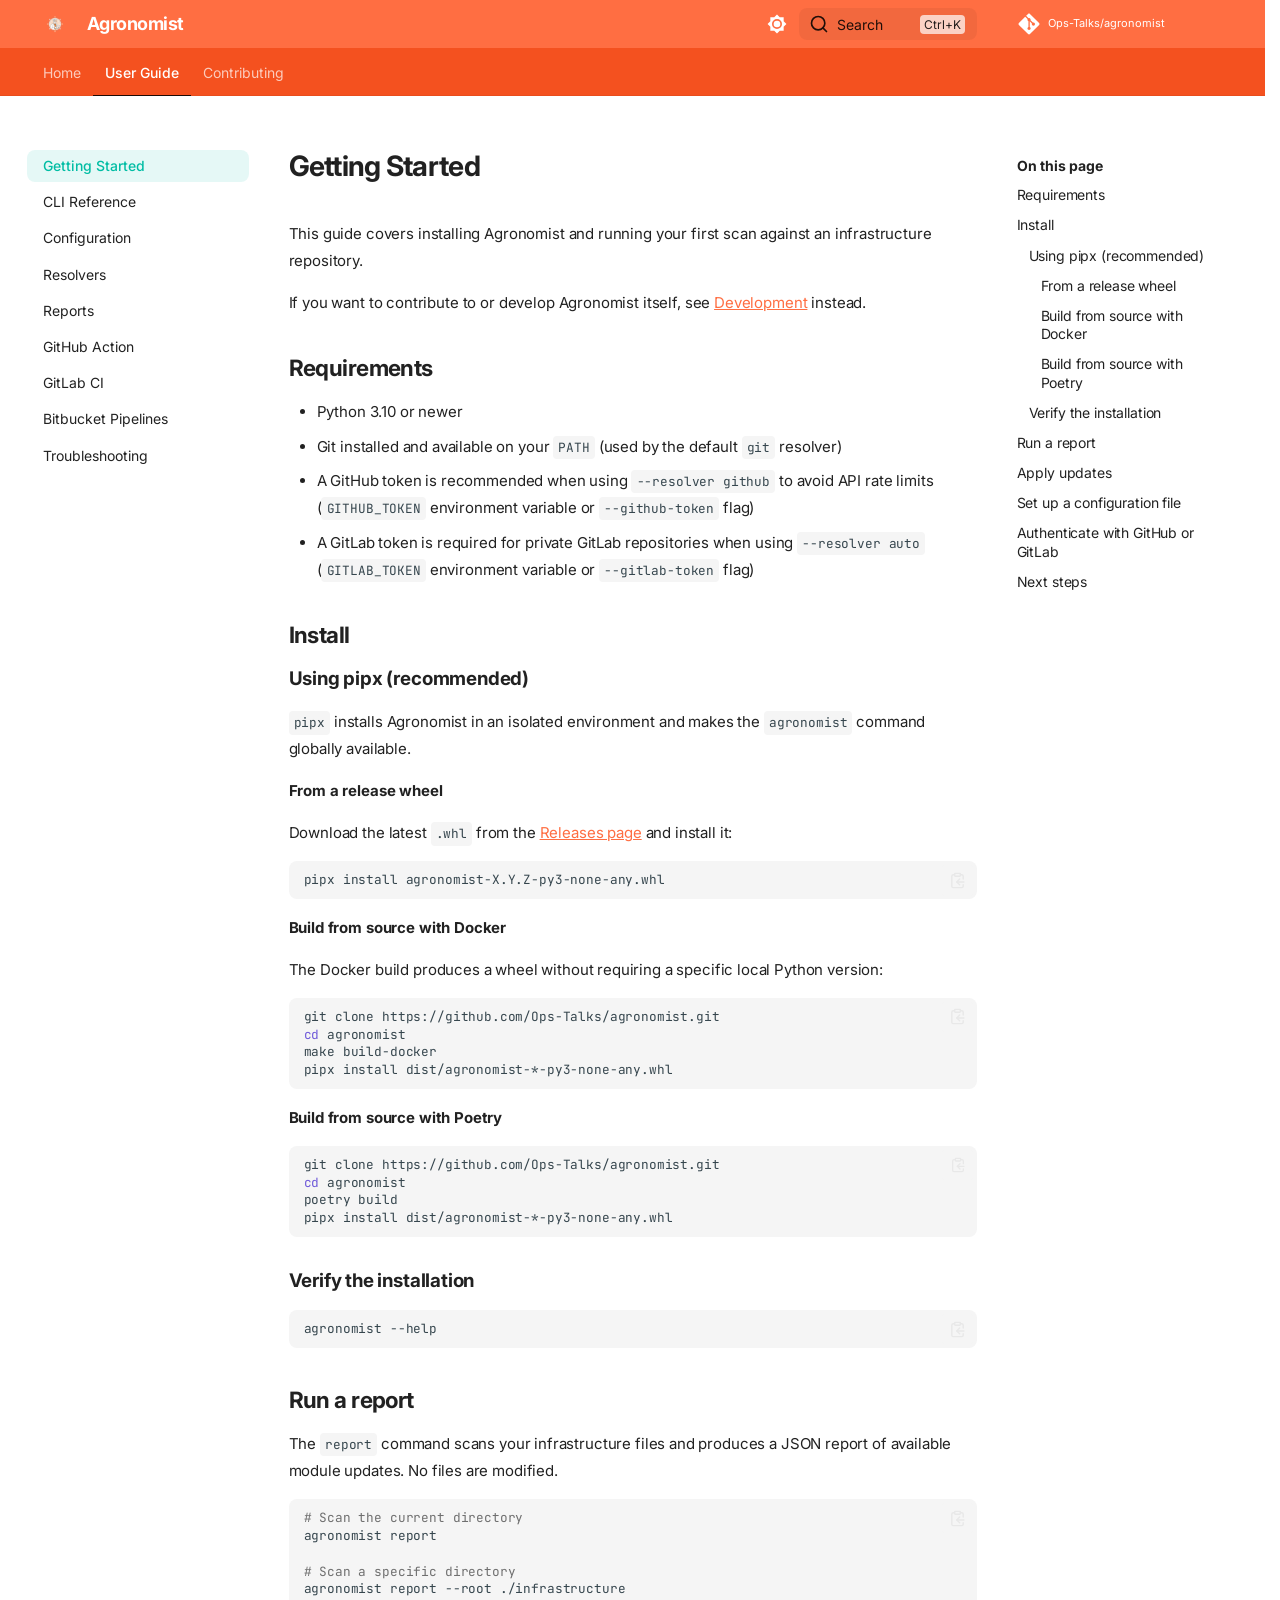
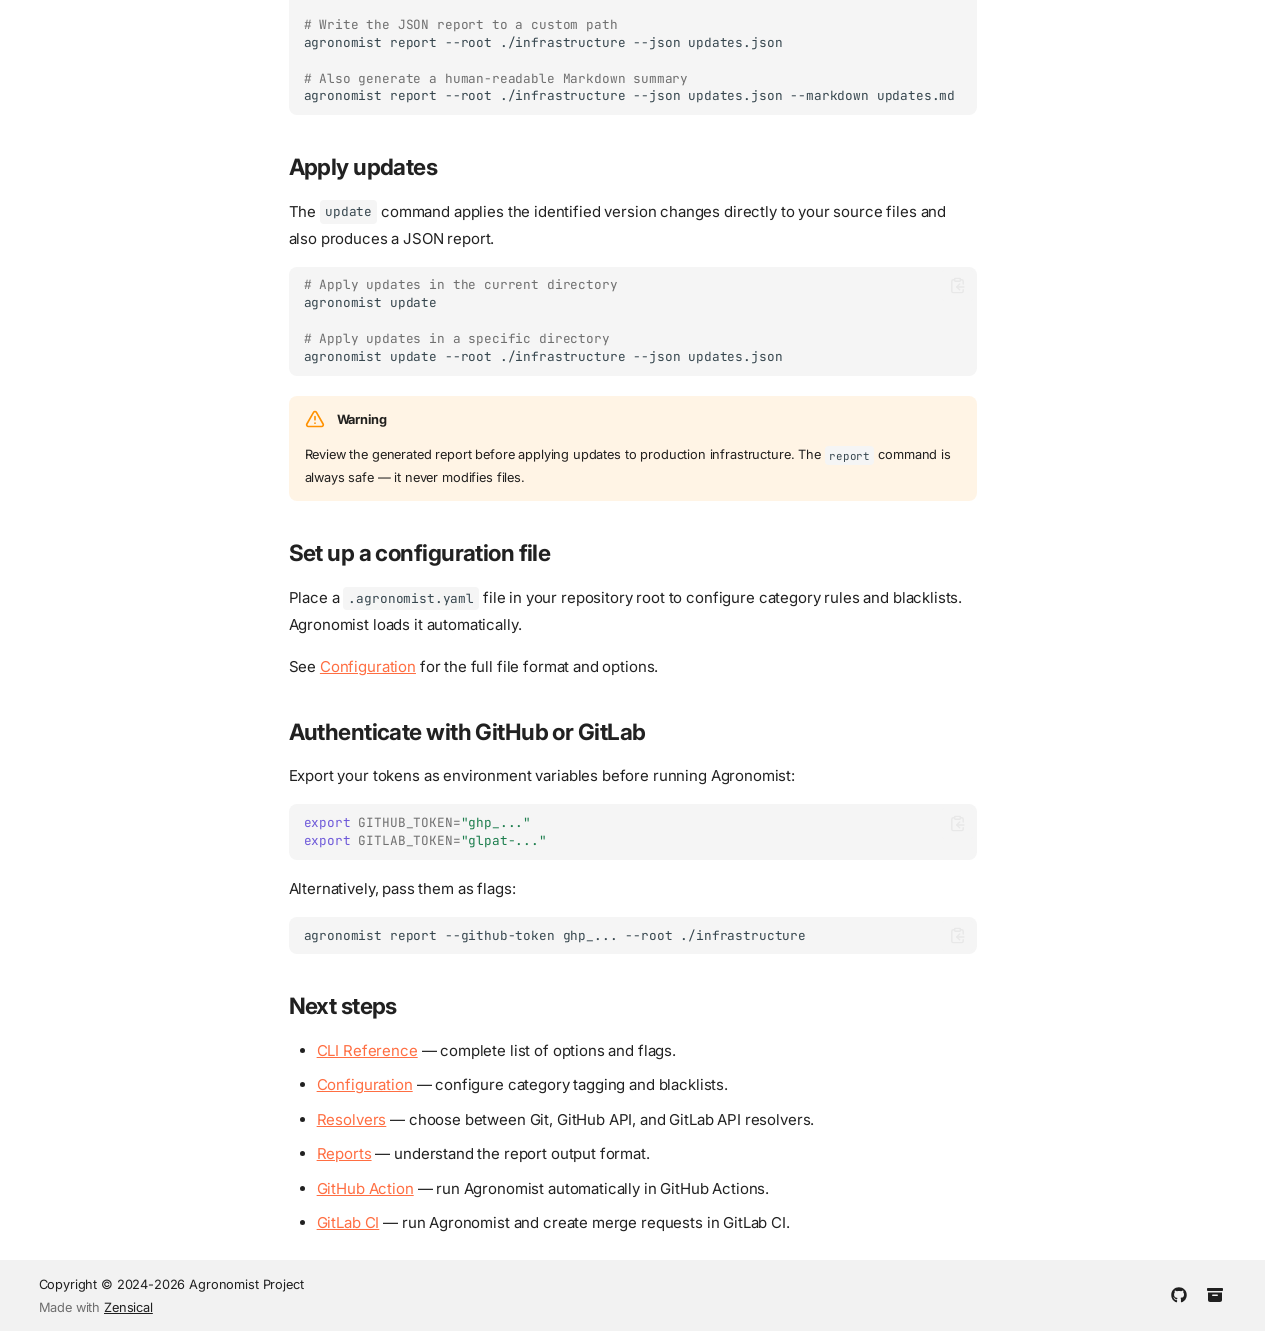
<file: getting-started/index.html>
<!doctype html>
<html lang="en" class="no-js">
  <head>
    
      <meta charset="utf-8">
      <meta name="viewport" content="width=device-width,initial-scale=1">
      
        <meta name="description" content="Documentation for Agronomist">
      
      
      
        <link rel="canonical" href="https://ops-talks.github.io/agronomist/getting-started/">
      
      
        <link rel="prev" href="./..">
      
      
        <link rel="next" href="../cli/">
      
      
        
      
      
      <link rel="icon" href="../assets/agronomist-logo.svg">
      <meta name="generator" content="zensical-0.0.43">
    
    
      
        <title>Getting Started - Agronomist</title>
      
    
    
      
        
      
      <link rel="stylesheet" href="../assets/stylesheets/modern/main.fba56155.min.css">
      
        
          
        
        <link rel="stylesheet" href="../assets/stylesheets/modern/palette.dfe2e883.min.css">
      
      


    
    
      
    
    
      
        
        
        <link rel="preconnect" href="https://fonts.gstatic.com" crossorigin>
        <link rel="stylesheet" href="https://fonts.googleapis.com/css?family=Inter:300,300i,400,400i,500,500i,700,700i%7CJetBrains+Mono:400,400i,700,700i&amp;display=fallback">
        <style>:root{--md-text-font:"Inter";--md-code-font:"JetBrains Mono"}</style>
      
    
    
      <link rel="stylesheet" href="../stylesheets/extra.css">
    
    <script>__md_scope=new URL("..",location),__md_scope.pathname.endsWith("/")||(__md_scope=new URL(__md_scope.pathname+"/",location)),__md_hash=e=>[...e].reduce(((e,t)=>(e<<5)-e+t.charCodeAt(0)),0),__md_get=(e,t=localStorage,_=__md_scope)=>JSON.parse(t.getItem(_.pathname+"."+e)),__md_set=(e,t,_=localStorage,a=__md_scope)=>{try{_.setItem(a.pathname+"."+e,JSON.stringify(t))}catch(e){}},document.documentElement.setAttribute("data-platform",navigator.platform)</script>
    
      

    
    
  </head>
  
  
    
    
      
    
    
    
    
    <body dir="ltr" data-md-color-scheme="default" data-md-color-primary="deep-orange" data-md-color-accent="teal">
  
    
    <input class="md-toggle" data-md-toggle="drawer" type="checkbox" id="__drawer" autocomplete="off">
    <input class="md-toggle" data-md-toggle="search" type="checkbox" id="__search" autocomplete="off">
    <label class="md-overlay" for="__drawer" aria-label="Navigation"></label>
    <div data-md-component="skip">
      
        
        <a href="#getting-started" class="md-skip">
          Skip to content
        </a>
      
    </div>
    <div data-md-component="announce">
      
    </div>
    
    
      

<header class="md-header" data-md-component="header">
  <nav class="md-header__inner md-grid" aria-label="Header">
    <a href="./.." title="Agronomist" class="md-header__button md-logo" aria-label="Agronomist" data-md-component="logo">
      
  <img src="../assets/agronomist-logo.svg" alt="Agronomist">

    </a>
    <label class="md-header__button md-icon" for="__drawer" aria-label="Navigation">
      
      <svg xmlns="http://www.w3.org/2000/svg" fill="none" stroke="currentColor" stroke-linecap="round" stroke-linejoin="round" stroke-width="2" class="lucide lucide-menu" viewBox="0 0 24 24"><path d="M4 5h16M4 12h16M4 19h16"/></svg>
    </label>
    <div class="md-header__title" data-md-component="header-title">
      <div class="md-header__ellipsis">
        <div class="md-header__topic">
          <span class="md-ellipsis">
            Agronomist
          </span>
        </div>
        <div class="md-header__topic" data-md-component="header-topic">
          <span class="md-ellipsis">
            
              Getting Started
            
          </span>
        </div>
      </div>
    </div>
    
      
        <form class="md-header__option" data-md-component="palette">
  
    
    
    
    <input class="md-option" data-md-color-media="none" data-md-color-scheme="default" data-md-color-primary="deep-orange" data-md-color-accent="teal"  aria-label="Switch to dark mode"  type="radio" name="__palette" id="__palette_0">
    
      <label class="md-header__button md-icon" title="Switch to dark mode" for="__palette_1" hidden>
        <svg xmlns="http://www.w3.org/2000/svg" viewBox="0 0 24 24"><path d="M12 8a4 4 0 0 0-4 4 4 4 0 0 0 4 4 4 4 0 0 0 4-4 4 4 0 0 0-4-4m0 10a6 6 0 0 1-6-6 6 6 0 0 1 6-6 6 6 0 0 1 6 6 6 6 0 0 1-6 6m8-9.31V4h-4.69L12 .69 8.69 4H4v4.69L.69 12 4 15.31V20h4.69L12 23.31 15.31 20H20v-4.69L23.31 12z"/></svg>
      </label>
    
  
    
    
    
    <input class="md-option" data-md-color-media="none" data-md-color-scheme="slate" data-md-color-primary="blue-grey" data-md-color-accent="amber"  aria-label="Switch to light mode"  type="radio" name="__palette" id="__palette_1">
    
      <label class="md-header__button md-icon" title="Switch to light mode" for="__palette_0" hidden>
        <svg xmlns="http://www.w3.org/2000/svg" viewBox="0 0 24 24"><path d="M12 18c-.89 0-1.74-.2-2.5-.55C11.56 16.5 13 14.42 13 12s-1.44-4.5-3.5-5.45C10.26 6.2 11.11 6 12 6a6 6 0 0 1 6 6 6 6 0 0 1-6 6m8-9.31V4h-4.69L12 .69 8.69 4H4v4.69L.69 12 4 15.31V20h4.69L12 23.31 15.31 20H20v-4.69L23.31 12z"/></svg>
      </label>
    
  
</form>
      
    
    
      <script>var palette=__md_get("__palette");if(palette&&palette.color){if("(prefers-color-scheme)"===palette.color.media){var media=matchMedia("(prefers-color-scheme: light)"),input=document.querySelector(media.matches?"[data-md-color-media='(prefers-color-scheme: light)']":"[data-md-color-media='(prefers-color-scheme: dark)']");palette.color.media=input.getAttribute("data-md-color-media"),palette.color.scheme=input.getAttribute("data-md-color-scheme"),palette.color.primary=input.getAttribute("data-md-color-primary"),palette.color.accent=input.getAttribute("data-md-color-accent")}for(var[key,value]of Object.entries(palette.color))document.body.setAttribute("data-md-color-"+key,value)}</script>
    
    
    
      
      
        <label class="md-header__button md-icon" for="__search" aria-label="Search">
          
          <svg xmlns="http://www.w3.org/2000/svg" fill="none" stroke="currentColor" stroke-linecap="round" stroke-linejoin="round" stroke-width="2" class="lucide lucide-search" viewBox="0 0 24 24"><path d="m21 21-4.34-4.34"/><circle cx="11" cy="11" r="8"/></svg>
        </label>
        <div class="md-search" data-md-component="search" role="dialog" aria-label="Search">
  <button type="button" class="md-search__button">
    Search
  </button>
</div>
      
    
    <div class="md-header__source">
      
        <a href="https://github.com/Ops-Talks/agronomist" title="Go to repository" class="md-source" data-md-component="source">
  <div class="md-source__icon md-icon">
    
    <svg xmlns="http://www.w3.org/2000/svg" viewBox="0 0 448 512"><!--! Font Awesome Free 7.2.0 by @fontawesome - https://fontawesome.com License - https://fontawesome.com/license/free (Icons: CC BY 4.0, Fonts: SIL OFL 1.1, Code: MIT License) Copyright 2026 Fonticons, Inc.--><path fill="currentColor" d="M439.6 236.1 244 40.5c-5.4-5.5-12.8-8.5-20.4-8.5s-15 3-20.4 8.4L162.5 81l51.5 51.5c27.1-9.1 52.7 16.8 43.4 43.7l49.7 49.7c34.2-11.8 61.2 31 35.5 56.7-26.5 26.5-70.2-2.9-56-37.3L240.3 199v121.9c25.3 12.5 22.3 41.8 9.1 55-6.4 6.4-15.2 10.1-24.3 10.1s-17.8-3.6-24.3-10.1c-17.6-17.6-11.1-46.9 11.2-56v-123c-20.8-8.5-24.6-30.7-18.6-45L142.6 101 8.5 235.1C3 240.6 0 247.9 0 255.5s3 15 8.5 20.4l195.6 195.7c5.4 5.4 12.7 8.4 20.4 8.4s15-3 20.4-8.4l194.7-194.7c5.4-5.4 8.4-12.8 8.4-20.4s-3-15-8.4-20.4"/></svg>
  </div>
  <div class="md-source__repository">
    Ops-Talks/agronomist
  </div>
</a>
      
    </div>
  </nav>
  
</header>
    
    <div class="md-container" data-md-component="container">
      
      
        
          
            
<nav class="md-tabs" aria-label="Tabs" data-md-component="tabs">
  <div class="md-grid">
    <ul class="md-tabs__list">
      
        
  
  
  
  
    <li class="md-tabs__item">
      <a href="./.." class="md-tabs__link">
        
  
  Home

      </a>
    </li>
  

      
        
  
  
  
    
  
  
    
      
    
    
    
      <li class="md-tabs__item md-tabs__item--active">
        <a href="././" class="md-tabs__link">
          
  
  User Guide

        </a>
      </li>
    
  

      
        
  
  
  
  
    
      
    
    
    
      <li class="md-tabs__item">
        <a href="../architecture/" class="md-tabs__link">
          
  
  Contributing

        </a>
      </li>
    
  

      
    </ul>
  </div>
</nav>
          
        
      
      <main class="md-main" data-md-component="main">
        <div class="md-main__inner md-grid">
          
            
              
              <div class="md-sidebar md-sidebar--primary" data-md-component="sidebar" data-md-type="navigation" >
                <div class="md-sidebar__scrollwrap">
                  <div class="md-sidebar__inner">
                    


  


<nav class="md-nav md-nav--primary md-nav--lifted" aria-label="Navigation" data-md-level="0">
  <label class="md-nav__title" for="__drawer">
    <a href="./.." title="Agronomist" class="md-nav__button md-logo" aria-label="Agronomist" data-md-component="logo">
      
  <img src="../assets/agronomist-logo.svg" alt="Agronomist">

    </a>
    Agronomist
  </label>
  
    <div class="md-nav__source">
      <a href="https://github.com/Ops-Talks/agronomist" title="Go to repository" class="md-source" data-md-component="source">
  <div class="md-source__icon md-icon">
    
    <svg xmlns="http://www.w3.org/2000/svg" viewBox="0 0 448 512"><!--! Font Awesome Free 7.2.0 by @fontawesome - https://fontawesome.com License - https://fontawesome.com/license/free (Icons: CC BY 4.0, Fonts: SIL OFL 1.1, Code: MIT License) Copyright 2026 Fonticons, Inc.--><path fill="currentColor" d="M439.6 236.1 244 40.5c-5.4-5.5-12.8-8.5-20.4-8.5s-15 3-20.4 8.4L162.5 81l51.5 51.5c27.1-9.1 52.7 16.8 43.4 43.7l49.7 49.7c34.2-11.8 61.2 31 35.5 56.7-26.5 26.5-70.2-2.9-56-37.3L240.3 199v121.9c25.3 12.5 22.3 41.8 9.1 55-6.4 6.4-15.2 10.1-24.3 10.1s-17.8-3.6-24.3-10.1c-17.6-17.6-11.1-46.9 11.2-56v-123c-20.8-8.5-24.6-30.7-18.6-45L142.6 101 8.5 235.1C3 240.6 0 247.9 0 255.5s3 15 8.5 20.4l195.6 195.7c5.4 5.4 12.7 8.4 20.4 8.4s15-3 20.4-8.4l194.7-194.7c5.4-5.4 8.4-12.8 8.4-20.4s-3-15-8.4-20.4"/></svg>
  </div>
  <div class="md-source__repository">
    Ops-Talks/agronomist
  </div>
</a>
    </div>
  
  <ul class="md-nav__list" data-md-scrollfix>
    
      
      
  
  
  
  
    <li class="md-nav__item">
      <a href="./.." class="md-nav__link">
        
  
  
  <span class="md-ellipsis">
    
  
  Home

    
  </span>
  
  

      </a>
    </li>
  

    
      
      
  
  
    
  
  
  
    
    
    
    
      
        
        
      
      
    
    
    <li class="md-nav__item md-nav__item--active md-nav__item--section md-nav__item--nested">
      
        
        
        <input class="md-nav__toggle md-toggle " type="checkbox" id="__nav_2" checked>
        
          
          <label class="md-nav__link" for="__nav_2" id="__nav_2_label" tabindex="">
            
  
  
  <span class="md-ellipsis">
    
  
  User Guide

    
  </span>
  
  

            <span class="md-nav__icon md-icon"></span>
          </label>
        
        <nav class="md-nav" data-md-level="1" aria-labelledby="__nav_2_label" aria-expanded="true">
          <label class="md-nav__title" for="__nav_2">
            <span class="md-nav__icon md-icon"></span>
            
  
  User Guide

          </label>
          <ul class="md-nav__list" data-md-scrollfix>
            
              
                
  
  
    
  
  
  
    <li class="md-nav__item md-nav__item--active">
      
      
      
      
        
      
      
        <label class="md-nav__link md-nav__link--active" for="__toc">
          
  
  
  <span class="md-ellipsis">
    
  
  Getting Started

    
  </span>
  
  

          <span class="md-nav__icon md-icon"></span>
        </label>
      
      <a href="././" class="md-nav__link md-nav__link--active">
        
  
  
  <span class="md-ellipsis">
    
  
  Getting Started

    
  </span>
  
  

      </a>
      
        


<nav class="md-nav md-nav--secondary" aria-label="On this page">
  
  
  
    
  
  
    <label class="md-nav__title" for="__toc">
      <span class="md-nav__icon md-icon"></span>
      On this page
    </label>
    <ul class="md-nav__list" data-md-component="toc" data-md-scrollfix>
      
        <li class="md-nav__item">
  <a href="#requirements" class="md-nav__link">
    <span class="md-ellipsis">
      <span class="md-typeset">
        Requirements
      </span>
    </span>
  </a>
  
</li>
      
        <li class="md-nav__item">
  <a href="#install" class="md-nav__link">
    <span class="md-ellipsis">
      <span class="md-typeset">
        Install
      </span>
    </span>
  </a>
  
    <nav class="md-nav" aria-label="Install">
      <ul class="md-nav__list">
        
          <li class="md-nav__item">
  <a href="#using-pipx-recommended" class="md-nav__link">
    <span class="md-ellipsis">
      <span class="md-typeset">
        Using pipx (recommended)
      </span>
    </span>
  </a>
  
    <nav class="md-nav" aria-label="Using pipx (recommended)">
      <ul class="md-nav__list">
        
          <li class="md-nav__item">
  <a href="#from-a-release-wheel" class="md-nav__link">
    <span class="md-ellipsis">
      <span class="md-typeset">
        From a release wheel
      </span>
    </span>
  </a>
  
</li>
        
          <li class="md-nav__item">
  <a href="#build-from-source-with-docker" class="md-nav__link">
    <span class="md-ellipsis">
      <span class="md-typeset">
        Build from source with Docker
      </span>
    </span>
  </a>
  
</li>
        
          <li class="md-nav__item">
  <a href="#build-from-source-with-poetry" class="md-nav__link">
    <span class="md-ellipsis">
      <span class="md-typeset">
        Build from source with Poetry
      </span>
    </span>
  </a>
  
</li>
        
      </ul>
    </nav>
  
</li>
        
          <li class="md-nav__item">
  <a href="#verify-the-installation" class="md-nav__link">
    <span class="md-ellipsis">
      <span class="md-typeset">
        Verify the installation
      </span>
    </span>
  </a>
  
</li>
        
      </ul>
    </nav>
  
</li>
      
        <li class="md-nav__item">
  <a href="#run-a-report" class="md-nav__link">
    <span class="md-ellipsis">
      <span class="md-typeset">
        Run a report
      </span>
    </span>
  </a>
  
</li>
      
        <li class="md-nav__item">
  <a href="#apply-updates" class="md-nav__link">
    <span class="md-ellipsis">
      <span class="md-typeset">
        Apply updates
      </span>
    </span>
  </a>
  
</li>
      
        <li class="md-nav__item">
  <a href="#set-up-a-configuration-file" class="md-nav__link">
    <span class="md-ellipsis">
      <span class="md-typeset">
        Set up a configuration file
      </span>
    </span>
  </a>
  
</li>
      
        <li class="md-nav__item">
  <a href="#authenticate-with-github-or-gitlab" class="md-nav__link">
    <span class="md-ellipsis">
      <span class="md-typeset">
        Authenticate with GitHub or GitLab
      </span>
    </span>
  </a>
  
</li>
      
        <li class="md-nav__item">
  <a href="#next-steps" class="md-nav__link">
    <span class="md-ellipsis">
      <span class="md-typeset">
        Next steps
      </span>
    </span>
  </a>
  
</li>
      
    </ul>
  
</nav>
      
    </li>
  

              
            
              
                
  
  
  
  
    <li class="md-nav__item">
      <a href="../cli/" class="md-nav__link">
        
  
  
  <span class="md-ellipsis">
    
  
  CLI Reference

    
  </span>
  
  

      </a>
    </li>
  

              
            
              
                
  
  
  
  
    <li class="md-nav__item">
      <a href="../configuration/" class="md-nav__link">
        
  
  
  <span class="md-ellipsis">
    
  
  Configuration

    
  </span>
  
  

      </a>
    </li>
  

              
            
              
                
  
  
  
  
    <li class="md-nav__item">
      <a href="../resolvers/" class="md-nav__link">
        
  
  
  <span class="md-ellipsis">
    
  
  Resolvers

    
  </span>
  
  

      </a>
    </li>
  

              
            
              
                
  
  
  
  
    <li class="md-nav__item">
      <a href="../reports/" class="md-nav__link">
        
  
  
  <span class="md-ellipsis">
    
  
  Reports

    
  </span>
  
  

      </a>
    </li>
  

              
            
              
                
  
  
  
  
    <li class="md-nav__item">
      <a href="../github-action/" class="md-nav__link">
        
  
  
  <span class="md-ellipsis">
    
  
  GitHub Action

    
  </span>
  
  

      </a>
    </li>
  

              
            
              
                
  
  
  
  
    <li class="md-nav__item">
      <a href="../gitlab-ci/" class="md-nav__link">
        
  
  
  <span class="md-ellipsis">
    
  
  GitLab CI

    
  </span>
  
  

      </a>
    </li>
  

              
            
              
                
  
  
  
  
    <li class="md-nav__item">
      <a href="../bitbucket-pipelines/" class="md-nav__link">
        
  
  
  <span class="md-ellipsis">
    
  
  Bitbucket Pipelines

    
  </span>
  
  

      </a>
    </li>
  

              
            
              
                
  
  
  
  
    <li class="md-nav__item">
      <a href="../troubleshooting/" class="md-nav__link">
        
  
  
  <span class="md-ellipsis">
    
  
  Troubleshooting

    
  </span>
  
  

      </a>
    </li>
  

              
            
          </ul>
        </nav>
      
    </li>
  

    
      
      
  
  
  
  
    
    
    
    
      
      
    
    
    <li class="md-nav__item md-nav__item--nested">
      
        
        
        <input class="md-nav__toggle md-toggle " type="checkbox" id="__nav_3" >
        
          
          <label class="md-nav__link" for="__nav_3" id="__nav_3_label" tabindex="0">
            
  
  
  <span class="md-ellipsis">
    
  
  Contributing

    
  </span>
  
  

            <span class="md-nav__icon md-icon"></span>
          </label>
        
        <nav class="md-nav" data-md-level="1" aria-labelledby="__nav_3_label" aria-expanded="false">
          <label class="md-nav__title" for="__nav_3">
            <span class="md-nav__icon md-icon"></span>
            
  
  Contributing

          </label>
          <ul class="md-nav__list" data-md-scrollfix>
            
              
                
  
  
  
  
    <li class="md-nav__item">
      <a href="../architecture/" class="md-nav__link">
        
  
  
  <span class="md-ellipsis">
    
  
  Architecture

    
  </span>
  
  

      </a>
    </li>
  

              
            
              
                
  
  
  
  
    <li class="md-nav__item">
      <a href="../development/" class="md-nav__link">
        
  
  
  <span class="md-ellipsis">
    
  
  Development

    
  </span>
  
  

      </a>
    </li>
  

              
            
              
                
  
  
  
  
    <li class="md-nav__item">
      <a href="../testing/" class="md-nav__link">
        
  
  
  <span class="md-ellipsis">
    
  
  Testing

    
  </span>
  
  

      </a>
    </li>
  

              
            
              
                
  
  
  
  
    <li class="md-nav__item">
      <a href="../api/" class="md-nav__link">
        
  
  
  <span class="md-ellipsis">
    
  
  API Reference

    
  </span>
  
  

      </a>
    </li>
  

              
            
          </ul>
        </nav>
      
    </li>
  

    
  </ul>
</nav>
                  </div>
                </div>
              </div>
            
            
              
              <div class="md-sidebar md-sidebar--secondary" data-md-component="sidebar" data-md-type="toc" >
                <div class="md-sidebar__scrollwrap">
                  
                    
                    
                    
                      
                    
                    
                      <input class="md-nav__toggle md-toggle" type="checkbox" id="__toc">
                      <div class="md-sidebar-button__wrapper">
                        <label class="md-sidebar-button" for="__toc"></label>
                      </div>
                    
                  
                  <div class="md-sidebar__inner">
                    


<nav class="md-nav md-nav--secondary" aria-label="On this page">
  
  
  
    
  
  
    <label class="md-nav__title" for="__toc">
      <span class="md-nav__icon md-icon"></span>
      On this page
    </label>
    <ul class="md-nav__list" data-md-component="toc" data-md-scrollfix>
      
        <li class="md-nav__item">
  <a href="#requirements" class="md-nav__link">
    <span class="md-ellipsis">
      <span class="md-typeset">
        Requirements
      </span>
    </span>
  </a>
  
</li>
      
        <li class="md-nav__item">
  <a href="#install" class="md-nav__link">
    <span class="md-ellipsis">
      <span class="md-typeset">
        Install
      </span>
    </span>
  </a>
  
    <nav class="md-nav" aria-label="Install">
      <ul class="md-nav__list">
        
          <li class="md-nav__item">
  <a href="#using-pipx-recommended" class="md-nav__link">
    <span class="md-ellipsis">
      <span class="md-typeset">
        Using pipx (recommended)
      </span>
    </span>
  </a>
  
    <nav class="md-nav" aria-label="Using pipx (recommended)">
      <ul class="md-nav__list">
        
          <li class="md-nav__item">
  <a href="#from-a-release-wheel" class="md-nav__link">
    <span class="md-ellipsis">
      <span class="md-typeset">
        From a release wheel
      </span>
    </span>
  </a>
  
</li>
        
          <li class="md-nav__item">
  <a href="#build-from-source-with-docker" class="md-nav__link">
    <span class="md-ellipsis">
      <span class="md-typeset">
        Build from source with Docker
      </span>
    </span>
  </a>
  
</li>
        
          <li class="md-nav__item">
  <a href="#build-from-source-with-poetry" class="md-nav__link">
    <span class="md-ellipsis">
      <span class="md-typeset">
        Build from source with Poetry
      </span>
    </span>
  </a>
  
</li>
        
      </ul>
    </nav>
  
</li>
        
          <li class="md-nav__item">
  <a href="#verify-the-installation" class="md-nav__link">
    <span class="md-ellipsis">
      <span class="md-typeset">
        Verify the installation
      </span>
    </span>
  </a>
  
</li>
        
      </ul>
    </nav>
  
</li>
      
        <li class="md-nav__item">
  <a href="#run-a-report" class="md-nav__link">
    <span class="md-ellipsis">
      <span class="md-typeset">
        Run a report
      </span>
    </span>
  </a>
  
</li>
      
        <li class="md-nav__item">
  <a href="#apply-updates" class="md-nav__link">
    <span class="md-ellipsis">
      <span class="md-typeset">
        Apply updates
      </span>
    </span>
  </a>
  
</li>
      
        <li class="md-nav__item">
  <a href="#set-up-a-configuration-file" class="md-nav__link">
    <span class="md-ellipsis">
      <span class="md-typeset">
        Set up a configuration file
      </span>
    </span>
  </a>
  
</li>
      
        <li class="md-nav__item">
  <a href="#authenticate-with-github-or-gitlab" class="md-nav__link">
    <span class="md-ellipsis">
      <span class="md-typeset">
        Authenticate with GitHub or GitLab
      </span>
    </span>
  </a>
  
</li>
      
        <li class="md-nav__item">
  <a href="#next-steps" class="md-nav__link">
    <span class="md-ellipsis">
      <span class="md-typeset">
        Next steps
      </span>
    </span>
  </a>
  
</li>
      
    </ul>
  
</nav>
                  </div>
                </div>
              </div>
            
          
          
            <div class="md-content" data-md-component="content">
              
              <article class="md-content__inner md-typeset">
                
                  
  
  


<h1 id="getting-started">Getting Started<a class="headerlink" href="#getting-started" title="Permanent link">&para;</a></h1>
<p>This guide covers installing Agronomist and running your first scan against an infrastructure repository.</p>
<p>If you want to contribute to or develop Agronomist itself, see <a href="../development/">Development</a> instead.</p>
<h2 id="requirements">Requirements<a class="headerlink" href="#requirements" title="Permanent link">&para;</a></h2>
<ul>
<li>Python 3.10 or newer</li>
<li>Git installed and available on your <code>PATH</code> (used by the default <code>git</code> resolver)</li>
<li>A GitHub token is recommended when using <code>--resolver github</code> to avoid API rate limits (<code>GITHUB_TOKEN</code> environment variable or <code>--github-token</code> flag)</li>
<li>A GitLab token is required for private GitLab repositories when using <code>--resolver auto</code> (<code>GITLAB_TOKEN</code> environment variable or <code>--gitlab-token</code> flag)</li>
</ul>
<h2 id="install">Install<a class="headerlink" href="#install" title="Permanent link">&para;</a></h2>
<h3 id="using-pipx-recommended">Using pipx (recommended)<a class="headerlink" href="#using-pipx-recommended" title="Permanent link">&para;</a></h3>
<p><code>pipx</code> installs Agronomist in an isolated environment and makes the <code>agronomist</code> command globally available.</p>
<h4 id="from-a-release-wheel">From a release wheel<a class="headerlink" href="#from-a-release-wheel" title="Permanent link">&para;</a></h4>
<p>Download the latest <code>.whl</code> from the <a href="https://github.com/Ops-Talks/agronomist/releases">Releases page</a> and install it:</p>
<div class="language-sh highlight"><pre><span></span><code><span id="__span-0-1"><a id="__codelineno-0-1" name="__codelineno-0-1" href="#__codelineno-0-1"></a>pipx<span class="w"> </span>install<span class="w"> </span>agronomist-X.Y.Z-py3-none-any.whl
</span></code></pre></div>
<h4 id="build-from-source-with-docker">Build from source with Docker<a class="headerlink" href="#build-from-source-with-docker" title="Permanent link">&para;</a></h4>
<p>The Docker build produces a wheel without requiring a specific local Python version:</p>
<div class="language-sh highlight"><pre><span></span><code><span id="__span-1-1"><a id="__codelineno-1-1" name="__codelineno-1-1" href="#__codelineno-1-1"></a>git<span class="w"> </span>clone<span class="w"> </span>https://github.com/Ops-Talks/agronomist.git
</span><span id="__span-1-2"><a id="__codelineno-1-2" name="__codelineno-1-2" href="#__codelineno-1-2"></a><span class="nb">cd</span><span class="w"> </span>agronomist
</span><span id="__span-1-3"><a id="__codelineno-1-3" name="__codelineno-1-3" href="#__codelineno-1-3"></a>make<span class="w"> </span>build-docker
</span><span id="__span-1-4"><a id="__codelineno-1-4" name="__codelineno-1-4" href="#__codelineno-1-4"></a>pipx<span class="w"> </span>install<span class="w"> </span>dist/agronomist-*-py3-none-any.whl
</span></code></pre></div>
<h4 id="build-from-source-with-poetry">Build from source with Poetry<a class="headerlink" href="#build-from-source-with-poetry" title="Permanent link">&para;</a></h4>
<div class="language-sh highlight"><pre><span></span><code><span id="__span-2-1"><a id="__codelineno-2-1" name="__codelineno-2-1" href="#__codelineno-2-1"></a>git<span class="w"> </span>clone<span class="w"> </span>https://github.com/Ops-Talks/agronomist.git
</span><span id="__span-2-2"><a id="__codelineno-2-2" name="__codelineno-2-2" href="#__codelineno-2-2"></a><span class="nb">cd</span><span class="w"> </span>agronomist
</span><span id="__span-2-3"><a id="__codelineno-2-3" name="__codelineno-2-3" href="#__codelineno-2-3"></a>poetry<span class="w"> </span>build
</span><span id="__span-2-4"><a id="__codelineno-2-4" name="__codelineno-2-4" href="#__codelineno-2-4"></a>pipx<span class="w"> </span>install<span class="w"> </span>dist/agronomist-*-py3-none-any.whl
</span></code></pre></div>
<h3 id="verify-the-installation">Verify the installation<a class="headerlink" href="#verify-the-installation" title="Permanent link">&para;</a></h3>
<div class="language-sh highlight"><pre><span></span><code><span id="__span-3-1"><a id="__codelineno-3-1" name="__codelineno-3-1" href="#__codelineno-3-1"></a>agronomist<span class="w"> </span>--help
</span></code></pre></div>
<h2 id="run-a-report">Run a report<a class="headerlink" href="#run-a-report" title="Permanent link">&para;</a></h2>
<p>The <code>report</code> command scans your infrastructure files and produces a JSON report of available module updates. No files are modified.</p>
<div class="language-sh highlight"><pre><span></span><code><span id="__span-4-1"><a id="__codelineno-4-1" name="__codelineno-4-1" href="#__codelineno-4-1"></a><span class="c1"># Scan the current directory</span>
</span><span id="__span-4-2"><a id="__codelineno-4-2" name="__codelineno-4-2" href="#__codelineno-4-2"></a>agronomist<span class="w"> </span>report
</span><span id="__span-4-3"><a id="__codelineno-4-3" name="__codelineno-4-3" href="#__codelineno-4-3"></a>
</span><span id="__span-4-4"><a id="__codelineno-4-4" name="__codelineno-4-4" href="#__codelineno-4-4"></a><span class="c1"># Scan a specific directory</span>
</span><span id="__span-4-5"><a id="__codelineno-4-5" name="__codelineno-4-5" href="#__codelineno-4-5"></a>agronomist<span class="w"> </span>report<span class="w"> </span>--root<span class="w"> </span>./infrastructure
</span><span id="__span-4-6"><a id="__codelineno-4-6" name="__codelineno-4-6" href="#__codelineno-4-6"></a>
</span><span id="__span-4-7"><a id="__codelineno-4-7" name="__codelineno-4-7" href="#__codelineno-4-7"></a><span class="c1"># Write the JSON report to a custom path</span>
</span><span id="__span-4-8"><a id="__codelineno-4-8" name="__codelineno-4-8" href="#__codelineno-4-8"></a>agronomist<span class="w"> </span>report<span class="w"> </span>--root<span class="w"> </span>./infrastructure<span class="w"> </span>--json<span class="w"> </span>updates.json
</span><span id="__span-4-9"><a id="__codelineno-4-9" name="__codelineno-4-9" href="#__codelineno-4-9"></a>
</span><span id="__span-4-10"><a id="__codelineno-4-10" name="__codelineno-4-10" href="#__codelineno-4-10"></a><span class="c1"># Also generate a human-readable Markdown summary</span>
</span><span id="__span-4-11"><a id="__codelineno-4-11" name="__codelineno-4-11" href="#__codelineno-4-11"></a>agronomist<span class="w"> </span>report<span class="w"> </span>--root<span class="w"> </span>./infrastructure<span class="w"> </span>--json<span class="w"> </span>updates.json<span class="w"> </span>--markdown<span class="w"> </span>updates.md
</span></code></pre></div>
<h2 id="apply-updates">Apply updates<a class="headerlink" href="#apply-updates" title="Permanent link">&para;</a></h2>
<p>The <code>update</code> command applies the identified version changes directly to your source files and also produces a JSON report.</p>
<div class="language-sh highlight"><pre><span></span><code><span id="__span-5-1"><a id="__codelineno-5-1" name="__codelineno-5-1" href="#__codelineno-5-1"></a><span class="c1"># Apply updates in the current directory</span>
</span><span id="__span-5-2"><a id="__codelineno-5-2" name="__codelineno-5-2" href="#__codelineno-5-2"></a>agronomist<span class="w"> </span>update
</span><span id="__span-5-3"><a id="__codelineno-5-3" name="__codelineno-5-3" href="#__codelineno-5-3"></a>
</span><span id="__span-5-4"><a id="__codelineno-5-4" name="__codelineno-5-4" href="#__codelineno-5-4"></a><span class="c1"># Apply updates in a specific directory</span>
</span><span id="__span-5-5"><a id="__codelineno-5-5" name="__codelineno-5-5" href="#__codelineno-5-5"></a>agronomist<span class="w"> </span>update<span class="w"> </span>--root<span class="w"> </span>./infrastructure<span class="w"> </span>--json<span class="w"> </span>updates.json
</span></code></pre></div>
<div class="admonition warning">
<p class="admonition-title">Warning</p>
<p>Review the generated report before applying updates to production infrastructure. The <code>report</code> command is always safe — it never modifies files.</p>
</div>
<h2 id="set-up-a-configuration-file">Set up a configuration file<a class="headerlink" href="#set-up-a-configuration-file" title="Permanent link">&para;</a></h2>
<p>Place a <code>.agronomist.yaml</code> file in your repository root to configure category rules and blacklists. Agronomist loads it automatically.</p>
<p>See <a href="../configuration/">Configuration</a> for the full file format and options.</p>
<h2 id="authenticate-with-github-or-gitlab">Authenticate with GitHub or GitLab<a class="headerlink" href="#authenticate-with-github-or-gitlab" title="Permanent link">&para;</a></h2>
<p>Export your tokens as environment variables before running Agronomist:</p>
<div class="language-sh highlight"><pre><span></span><code><span id="__span-6-1"><a id="__codelineno-6-1" name="__codelineno-6-1" href="#__codelineno-6-1"></a><span class="nb">export</span><span class="w"> </span><span class="nv">GITHUB_TOKEN</span><span class="o">=</span><span class="s2">&quot;ghp_...&quot;</span>
</span><span id="__span-6-2"><a id="__codelineno-6-2" name="__codelineno-6-2" href="#__codelineno-6-2"></a><span class="nb">export</span><span class="w"> </span><span class="nv">GITLAB_TOKEN</span><span class="o">=</span><span class="s2">&quot;glpat-...&quot;</span>
</span></code></pre></div>
<p>Alternatively, pass them as flags:</p>
<div class="language-sh highlight"><pre><span></span><code><span id="__span-7-1"><a id="__codelineno-7-1" name="__codelineno-7-1" href="#__codelineno-7-1"></a>agronomist<span class="w"> </span>report<span class="w"> </span>--github-token<span class="w"> </span>ghp_...<span class="w"> </span>--root<span class="w"> </span>./infrastructure
</span></code></pre></div>
<h2 id="next-steps">Next steps<a class="headerlink" href="#next-steps" title="Permanent link">&para;</a></h2>
<ul>
<li><a href="../cli/">CLI Reference</a> — complete list of options and flags.</li>
<li><a href="../configuration/">Configuration</a> — configure category tagging and blacklists.</li>
<li><a href="../resolvers/">Resolvers</a> — choose between Git, GitHub API, and GitLab API resolvers.</li>
<li><a href="../reports/">Reports</a> — understand the report output format.</li>
<li><a href="../github-action/">GitHub Action</a> — run Agronomist automatically in GitHub Actions.</li>
<li><a href="../gitlab-ci/">GitLab CI</a> — run Agronomist and create merge requests in GitLab CI.</li>
</ul>














                
              </article>
            </div>
          
          
<script>var target=document.getElementById(location.hash.slice(1));target&&target.name&&(target.checked=target.name.startsWith("__tabbed_"))</script>
        </div>
        
          <button type="button" class="md-top md-icon" data-md-component="top" hidden>
  
  <svg xmlns="http://www.w3.org/2000/svg" fill="none" stroke="currentColor" stroke-linecap="round" stroke-linejoin="round" stroke-width="2" class="lucide lucide-circle-arrow-up" viewBox="0 0 24 24"><circle cx="12" cy="12" r="10"/><path d="m16 12-4-4-4 4M12 16V8"/></svg>
  Back to top
</button>
        
      </main>
      
        <footer class="md-footer">
  
  <div class="md-footer-meta md-typeset">
    <div class="md-footer-meta__inner md-grid">
      <div class="md-copyright">
  
    <div class="md-copyright__highlight">
      Copyright &copy; 2024-2026 Agronomist Project
    </div>
  
  
    Made with
    <a href="https://zensical.org/" target="_blank" rel="noopener">
      Zensical
    </a>
  
</div>
      
        
<div class="md-social">
  
    
    
    
    
    <a href="https://github.com/Ops-Talks/agronomist" target="_blank" rel="noopener" title="GitHub Ops-Talks&#x2f;agronomist" class="md-social__link">
      <svg xmlns="http://www.w3.org/2000/svg" viewBox="0 0 512 512"><!--! Font Awesome Free 7.2.0 by @fontawesome - https://fontawesome.com License - https://fontawesome.com/license/free (Icons: CC BY 4.0, Fonts: SIL OFL 1.1, Code: MIT License) Copyright 2026 Fonticons, Inc.--><path fill="currentColor" d="M173.9 397.4c0 2-2.3 3.6-5.2 3.6-3.3.3-5.6-1.3-5.6-3.6 0-2 2.3-3.6 5.2-3.6 3-.3 5.6 1.3 5.6 3.6m-31.1-4.5c-.7 2 1.3 4.3 4.3 4.9 2.6 1 5.6 0 6.2-2s-1.3-4.3-4.3-5.2c-2.6-.7-5.5.3-6.2 2.3m44.2-1.7c-2.9.7-4.9 2.6-4.6 4.9.3 2 2.9 3.3 5.9 2.6 2.9-.7 4.9-2.6 4.6-4.6-.3-1.9-3-3.2-5.9-2.9M252.8 8C114.1 8 8 113.3 8 252c0 110.9 69.8 205.8 169.5 239.2 12.8 2.3 17.3-5.6 17.3-12.1 0-6.2-.3-40.4-.3-61.4 0 0-70 15-84.7-29.8 0 0-11.4-29.1-27.8-36.6 0 0-22.9-15.7 1.6-15.4 0 0 24.9 2 38.6 25.8 21.9 38.6 58.6 27.5 72.9 20.9 2.3-16 8.8-27.1 16-33.7-55.9-6.2-112.3-14.3-112.3-110.5 0-27.5 7.6-41.3 23.6-58.9-2.6-6.5-11.1-33.3 2.6-67.9 20.9-6.5 69 27 69 27 20-5.6 41.5-8.5 62.8-8.5s42.8 2.9 62.8 8.5c0 0 48.1-33.6 69-27 13.7 34.7 5.2 61.4 2.6 67.9 16 17.7 25.8 31.5 25.8 58.9 0 96.5-58.9 104.2-114.8 110.5 9.2 7.9 17 22.9 17 46.4 0 33.7-.3 75.4-.3 83.6 0 6.5 4.6 14.4 17.3 12.1C436.2 457.8 504 362.9 504 252 504 113.3 391.5 8 252.8 8M105.2 352.9c-1.3 1-1 3.3.7 5.2 1.6 1.6 3.9 2.3 5.2 1 1.3-1 1-3.3-.7-5.2-1.6-1.6-3.9-2.3-5.2-1m-10.8-8.1c-.7 1.3.3 2.9 2.3 3.9 1.6 1 3.6.7 4.3-.7.7-1.3-.3-2.9-2.3-3.9-2-.6-3.6-.3-4.3.7m32.4 35.6c-1.6 1.3-1 4.3 1.3 6.2 2.3 2.3 5.2 2.6 6.5 1 1.3-1.3.7-4.3-1.3-6.2-2.2-2.3-5.2-2.6-6.5-1m-11.4-14.7c-1.6 1-1.6 3.6 0 5.9s4.3 3.3 5.6 2.3c1.6-1.3 1.6-3.9 0-6.2-1.4-2.3-4-3.3-5.6-2"/></svg>
    </a>
  
    
    
    
    
    <a href="https://github.com/Ops-Talks" target="_blank" rel="noopener" title="Ops-Talks Projects" class="md-social__link">
      <svg xmlns="http://www.w3.org/2000/svg" viewBox="0 0 512 512"><!--! Font Awesome Free 7.2.0 by @fontawesome - https://fontawesome.com License - https://fontawesome.com/license/free (Icons: CC BY 4.0, Fonts: SIL OFL 1.1, Code: MIT License) Copyright 2026 Fonticons, Inc.--><path fill="currentColor" d="M0 64c0-17.7 14.3-32 32-32h448c17.7 0 32 14.3 32 32v32c0 17.7-14.3 32-32 32H32c-17.7 0-32-14.3-32-32zm32 112h448v240c0 35.3-28.7 64-64 64H96c-35.3 0-64-28.7-64-64zm152 64c-13.3 0-24 10.7-24 24s10.7 24 24 24h144c13.3 0 24-10.7 24-24s-10.7-24-24-24z"/></svg>
    </a>
  
</div>
      
    </div>
  </div>
</footer>
      
    </div>
    <div class="md-dialog" data-md-component="dialog">
      <div class="md-dialog__inner md-typeset"></div>
    </div>
    
    
    
      
      
      <script id="__config" type="application/json">{"annotate":null,"base":"..","features":["navigation.tabs","navigation.top","content.code.copy"],"search":"../assets/javascripts/workers/search.e2d2d235.min.js","tags":null,"translations":{"clipboard.copied":"Copied to clipboard","clipboard.copy":"Copy to clipboard","search.result.more.one":"1 more on this page","search.result.more.other":"# more on this page","search.result.none":"No matching documents","search.result.one":"1 matching document","search.result.other":"# matching documents","search.result.placeholder":"Type to start searching","search.result.term.missing":"Missing","select.version":"Select version"},"version":null}</script>
    
    
      <script src="../assets/javascripts/bundle.6e5f0216.min.js"></script>
      
    
  </body>
</html>
</file>
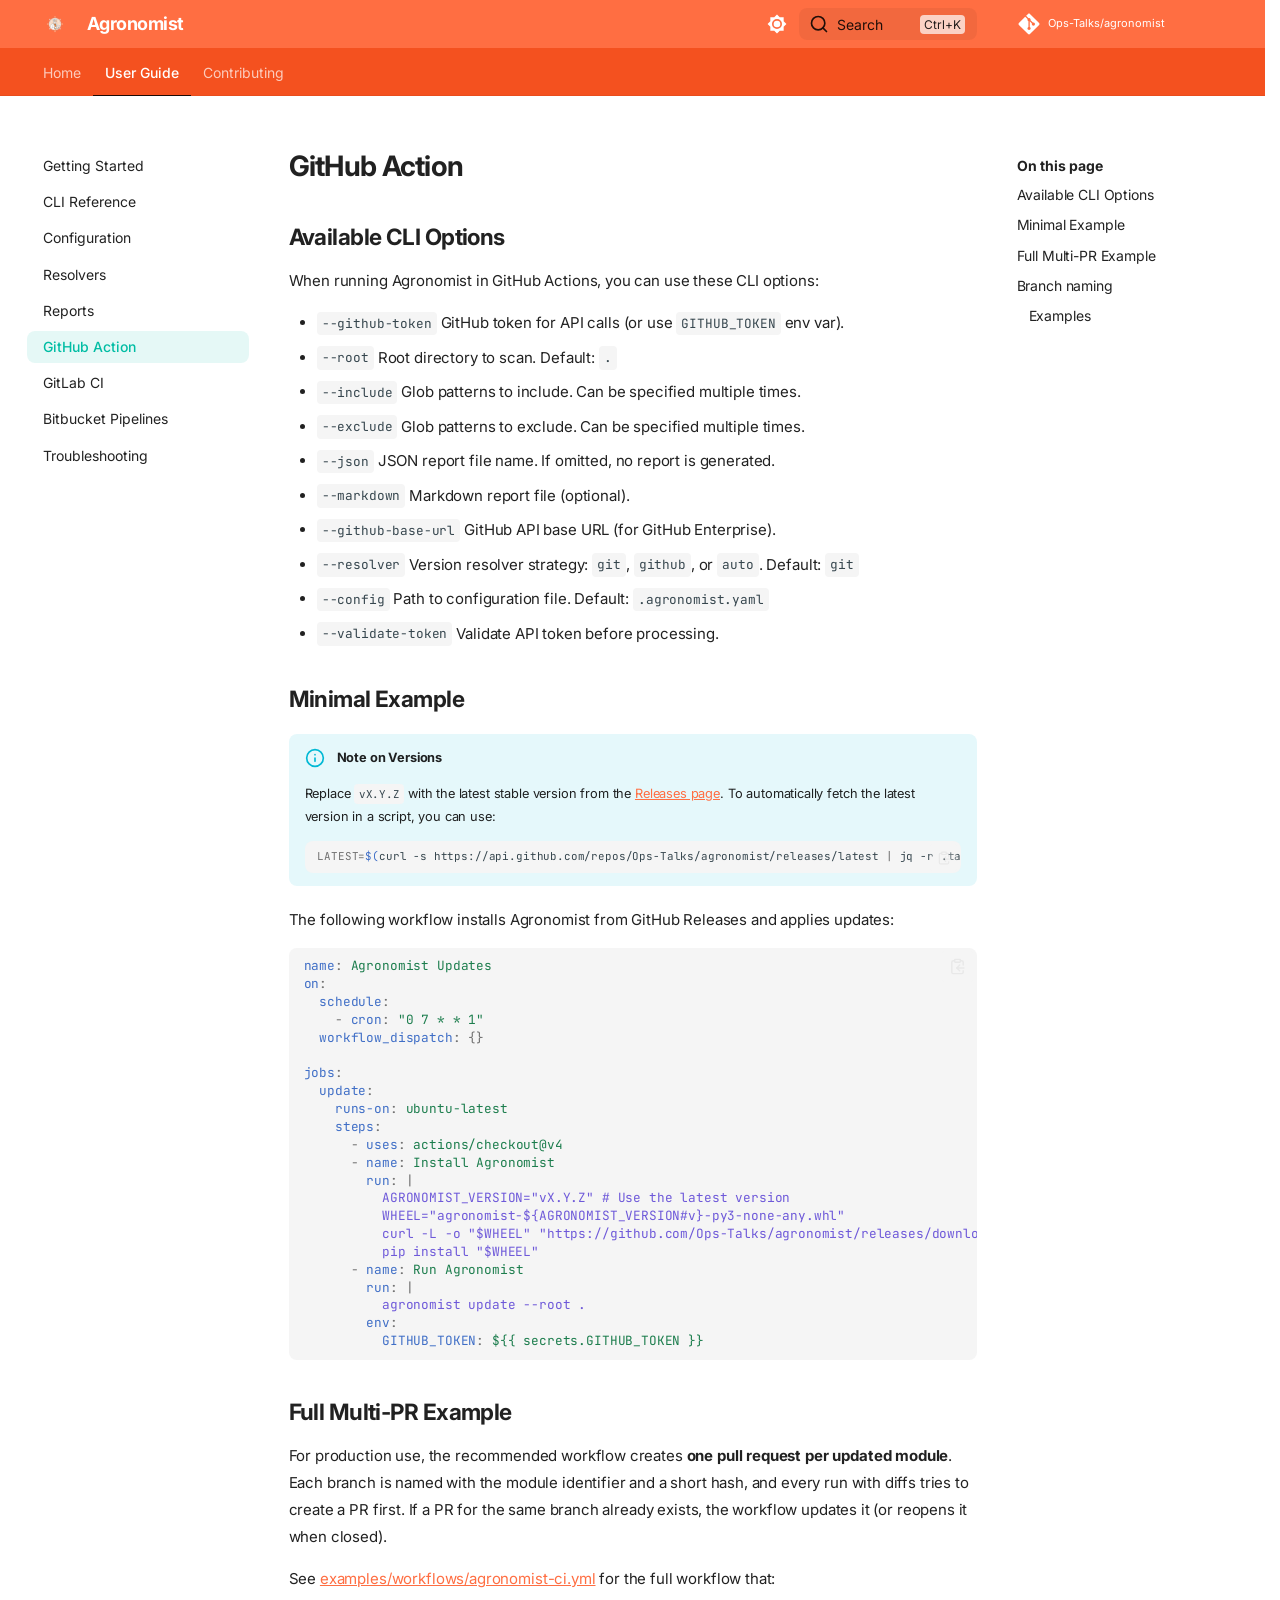
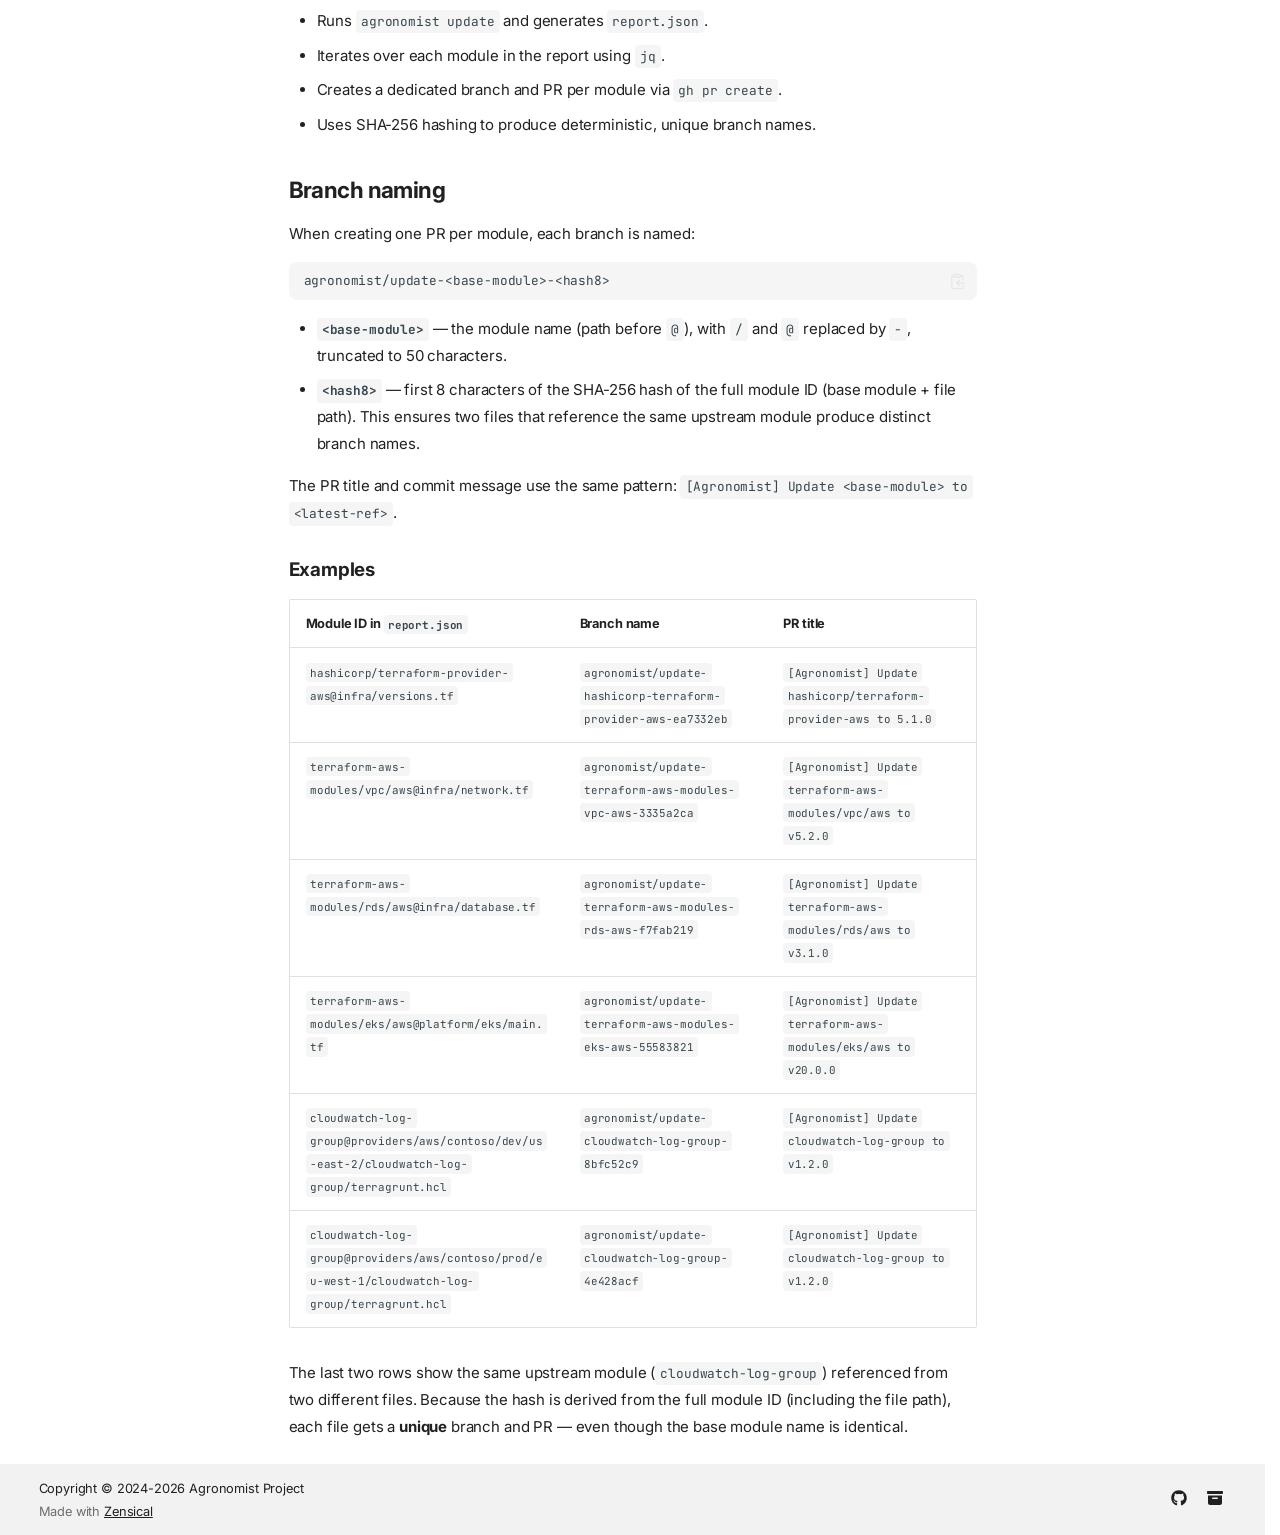
<file: github-action/index.html>
<!doctype html>
<html lang="en" class="no-js">
  <head>
    
      <meta charset="utf-8">
      <meta name="viewport" content="width=device-width,initial-scale=1">
      
        <meta name="description" content="Documentation for Agronomist">
      
      
      
        <link rel="canonical" href="https://ops-talks.github.io/agronomist/github-action/">
      
      
        <link rel="prev" href="../reports/">
      
      
        <link rel="next" href="../gitlab-ci/">
      
      
        
      
      
      <link rel="icon" href="../assets/agronomist-logo.svg">
      <meta name="generator" content="zensical-0.0.43">
    
    
      
        <title>GitHub Action - Agronomist</title>
      
    
    
      
        
      
      <link rel="stylesheet" href="../assets/stylesheets/modern/main.fba56155.min.css">
      
        
          
        
        <link rel="stylesheet" href="../assets/stylesheets/modern/palette.dfe2e883.min.css">
      
      


    
    
      
    
    
      
        
        
        <link rel="preconnect" href="https://fonts.gstatic.com" crossorigin>
        <link rel="stylesheet" href="https://fonts.googleapis.com/css?family=Inter:300,300i,400,400i,500,500i,700,700i%7CJetBrains+Mono:400,400i,700,700i&amp;display=fallback">
        <style>:root{--md-text-font:"Inter";--md-code-font:"JetBrains Mono"}</style>
      
    
    
      <link rel="stylesheet" href="../stylesheets/extra.css">
    
    <script>__md_scope=new URL("..",location),__md_scope.pathname.endsWith("/")||(__md_scope=new URL(__md_scope.pathname+"/",location)),__md_hash=e=>[...e].reduce(((e,t)=>(e<<5)-e+t.charCodeAt(0)),0),__md_get=(e,t=localStorage,_=__md_scope)=>JSON.parse(t.getItem(_.pathname+"."+e)),__md_set=(e,t,_=localStorage,a=__md_scope)=>{try{_.setItem(a.pathname+"."+e,JSON.stringify(t))}catch(e){}},document.documentElement.setAttribute("data-platform",navigator.platform)</script>
    
      

    
    
  </head>
  
  
    
    
      
    
    
    
    
    <body dir="ltr" data-md-color-scheme="default" data-md-color-primary="deep-orange" data-md-color-accent="teal">
  
    
    <input class="md-toggle" data-md-toggle="drawer" type="checkbox" id="__drawer" autocomplete="off">
    <input class="md-toggle" data-md-toggle="search" type="checkbox" id="__search" autocomplete="off">
    <label class="md-overlay" for="__drawer" aria-label="Navigation"></label>
    <div data-md-component="skip">
      
        
        <a href="#github-action" class="md-skip">
          Skip to content
        </a>
      
    </div>
    <div data-md-component="announce">
      
    </div>
    
    
      

<header class="md-header" data-md-component="header">
  <nav class="md-header__inner md-grid" aria-label="Header">
    <a href="./.." title="Agronomist" class="md-header__button md-logo" aria-label="Agronomist" data-md-component="logo">
      
  <img src="../assets/agronomist-logo.svg" alt="Agronomist">

    </a>
    <label class="md-header__button md-icon" for="__drawer" aria-label="Navigation">
      
      <svg xmlns="http://www.w3.org/2000/svg" fill="none" stroke="currentColor" stroke-linecap="round" stroke-linejoin="round" stroke-width="2" class="lucide lucide-menu" viewBox="0 0 24 24"><path d="M4 5h16M4 12h16M4 19h16"/></svg>
    </label>
    <div class="md-header__title" data-md-component="header-title">
      <div class="md-header__ellipsis">
        <div class="md-header__topic">
          <span class="md-ellipsis">
            Agronomist
          </span>
        </div>
        <div class="md-header__topic" data-md-component="header-topic">
          <span class="md-ellipsis">
            
              GitHub Action
            
          </span>
        </div>
      </div>
    </div>
    
      
        <form class="md-header__option" data-md-component="palette">
  
    
    
    
    <input class="md-option" data-md-color-media="none" data-md-color-scheme="default" data-md-color-primary="deep-orange" data-md-color-accent="teal"  aria-label="Switch to dark mode"  type="radio" name="__palette" id="__palette_0">
    
      <label class="md-header__button md-icon" title="Switch to dark mode" for="__palette_1" hidden>
        <svg xmlns="http://www.w3.org/2000/svg" viewBox="0 0 24 24"><path d="M12 8a4 4 0 0 0-4 4 4 4 0 0 0 4 4 4 4 0 0 0 4-4 4 4 0 0 0-4-4m0 10a6 6 0 0 1-6-6 6 6 0 0 1 6-6 6 6 0 0 1 6 6 6 6 0 0 1-6 6m8-9.31V4h-4.69L12 .69 8.69 4H4v4.69L.69 12 4 15.31V20h4.69L12 23.31 15.31 20H20v-4.69L23.31 12z"/></svg>
      </label>
    
  
    
    
    
    <input class="md-option" data-md-color-media="none" data-md-color-scheme="slate" data-md-color-primary="blue-grey" data-md-color-accent="amber"  aria-label="Switch to light mode"  type="radio" name="__palette" id="__palette_1">
    
      <label class="md-header__button md-icon" title="Switch to light mode" for="__palette_0" hidden>
        <svg xmlns="http://www.w3.org/2000/svg" viewBox="0 0 24 24"><path d="M12 18c-.89 0-1.74-.2-2.5-.55C11.56 16.5 13 14.42 13 12s-1.44-4.5-3.5-5.45C10.26 6.2 11.11 6 12 6a6 6 0 0 1 6 6 6 6 0 0 1-6 6m8-9.31V4h-4.69L12 .69 8.69 4H4v4.69L.69 12 4 15.31V20h4.69L12 23.31 15.31 20H20v-4.69L23.31 12z"/></svg>
      </label>
    
  
</form>
      
    
    
      <script>var palette=__md_get("__palette");if(palette&&palette.color){if("(prefers-color-scheme)"===palette.color.media){var media=matchMedia("(prefers-color-scheme: light)"),input=document.querySelector(media.matches?"[data-md-color-media='(prefers-color-scheme: light)']":"[data-md-color-media='(prefers-color-scheme: dark)']");palette.color.media=input.getAttribute("data-md-color-media"),palette.color.scheme=input.getAttribute("data-md-color-scheme"),palette.color.primary=input.getAttribute("data-md-color-primary"),palette.color.accent=input.getAttribute("data-md-color-accent")}for(var[key,value]of Object.entries(palette.color))document.body.setAttribute("data-md-color-"+key,value)}</script>
    
    
    
      
      
        <label class="md-header__button md-icon" for="__search" aria-label="Search">
          
          <svg xmlns="http://www.w3.org/2000/svg" fill="none" stroke="currentColor" stroke-linecap="round" stroke-linejoin="round" stroke-width="2" class="lucide lucide-search" viewBox="0 0 24 24"><path d="m21 21-4.34-4.34"/><circle cx="11" cy="11" r="8"/></svg>
        </label>
        <div class="md-search" data-md-component="search" role="dialog" aria-label="Search">
  <button type="button" class="md-search__button">
    Search
  </button>
</div>
      
    
    <div class="md-header__source">
      
        <a href="https://github.com/Ops-Talks/agronomist" title="Go to repository" class="md-source" data-md-component="source">
  <div class="md-source__icon md-icon">
    
    <svg xmlns="http://www.w3.org/2000/svg" viewBox="0 0 448 512"><!--! Font Awesome Free 7.2.0 by @fontawesome - https://fontawesome.com License - https://fontawesome.com/license/free (Icons: CC BY 4.0, Fonts: SIL OFL 1.1, Code: MIT License) Copyright 2026 Fonticons, Inc.--><path fill="currentColor" d="M439.6 236.1 244 40.5c-5.4-5.5-12.8-8.5-20.4-8.5s-15 3-20.4 8.4L162.5 81l51.5 51.5c27.1-9.1 52.7 16.8 43.4 43.7l49.7 49.7c34.2-11.8 61.2 31 35.5 56.7-26.5 26.5-70.2-2.9-56-37.3L240.3 199v121.9c25.3 12.5 22.3 41.8 9.1 55-6.4 6.4-15.2 10.1-24.3 10.1s-17.8-3.6-24.3-10.1c-17.6-17.6-11.1-46.9 11.2-56v-123c-20.8-8.5-24.6-30.7-18.6-45L142.6 101 8.5 235.1C3 240.6 0 247.9 0 255.5s3 15 8.5 20.4l195.6 195.7c5.4 5.4 12.7 8.4 20.4 8.4s15-3 20.4-8.4l194.7-194.7c5.4-5.4 8.4-12.8 8.4-20.4s-3-15-8.4-20.4"/></svg>
  </div>
  <div class="md-source__repository">
    Ops-Talks/agronomist
  </div>
</a>
      
    </div>
  </nav>
  
</header>
    
    <div class="md-container" data-md-component="container">
      
      
        
          
            
<nav class="md-tabs" aria-label="Tabs" data-md-component="tabs">
  <div class="md-grid">
    <ul class="md-tabs__list">
      
        
  
  
  
  
    <li class="md-tabs__item">
      <a href="./.." class="md-tabs__link">
        
  
  Home

      </a>
    </li>
  

      
        
  
  
  
    
  
  
    
      
    
    
    
      <li class="md-tabs__item md-tabs__item--active">
        <a href="../getting-started/" class="md-tabs__link">
          
  
  User Guide

        </a>
      </li>
    
  

      
        
  
  
  
  
    
      
    
    
    
      <li class="md-tabs__item">
        <a href="../architecture/" class="md-tabs__link">
          
  
  Contributing

        </a>
      </li>
    
  

      
    </ul>
  </div>
</nav>
          
        
      
      <main class="md-main" data-md-component="main">
        <div class="md-main__inner md-grid">
          
            
              
              <div class="md-sidebar md-sidebar--primary" data-md-component="sidebar" data-md-type="navigation" >
                <div class="md-sidebar__scrollwrap">
                  <div class="md-sidebar__inner">
                    


  


<nav class="md-nav md-nav--primary md-nav--lifted" aria-label="Navigation" data-md-level="0">
  <label class="md-nav__title" for="__drawer">
    <a href="./.." title="Agronomist" class="md-nav__button md-logo" aria-label="Agronomist" data-md-component="logo">
      
  <img src="../assets/agronomist-logo.svg" alt="Agronomist">

    </a>
    Agronomist
  </label>
  
    <div class="md-nav__source">
      <a href="https://github.com/Ops-Talks/agronomist" title="Go to repository" class="md-source" data-md-component="source">
  <div class="md-source__icon md-icon">
    
    <svg xmlns="http://www.w3.org/2000/svg" viewBox="0 0 448 512"><!--! Font Awesome Free 7.2.0 by @fontawesome - https://fontawesome.com License - https://fontawesome.com/license/free (Icons: CC BY 4.0, Fonts: SIL OFL 1.1, Code: MIT License) Copyright 2026 Fonticons, Inc.--><path fill="currentColor" d="M439.6 236.1 244 40.5c-5.4-5.5-12.8-8.5-20.4-8.5s-15 3-20.4 8.4L162.5 81l51.5 51.5c27.1-9.1 52.7 16.8 43.4 43.7l49.7 49.7c34.2-11.8 61.2 31 35.5 56.7-26.5 26.5-70.2-2.9-56-37.3L240.3 199v121.9c25.3 12.5 22.3 41.8 9.1 55-6.4 6.4-15.2 10.1-24.3 10.1s-17.8-3.6-24.3-10.1c-17.6-17.6-11.1-46.9 11.2-56v-123c-20.8-8.5-24.6-30.7-18.6-45L142.6 101 8.5 235.1C3 240.6 0 247.9 0 255.5s3 15 8.5 20.4l195.6 195.7c5.4 5.4 12.7 8.4 20.4 8.4s15-3 20.4-8.4l194.7-194.7c5.4-5.4 8.4-12.8 8.4-20.4s-3-15-8.4-20.4"/></svg>
  </div>
  <div class="md-source__repository">
    Ops-Talks/agronomist
  </div>
</a>
    </div>
  
  <ul class="md-nav__list" data-md-scrollfix>
    
      
      
  
  
  
  
    <li class="md-nav__item">
      <a href="./.." class="md-nav__link">
        
  
  
  <span class="md-ellipsis">
    
  
  Home

    
  </span>
  
  

      </a>
    </li>
  

    
      
      
  
  
    
  
  
  
    
    
    
    
      
        
        
      
      
    
    
    <li class="md-nav__item md-nav__item--active md-nav__item--section md-nav__item--nested">
      
        
        
        <input class="md-nav__toggle md-toggle " type="checkbox" id="__nav_2" checked>
        
          
          <label class="md-nav__link" for="__nav_2" id="__nav_2_label" tabindex="">
            
  
  
  <span class="md-ellipsis">
    
  
  User Guide

    
  </span>
  
  

            <span class="md-nav__icon md-icon"></span>
          </label>
        
        <nav class="md-nav" data-md-level="1" aria-labelledby="__nav_2_label" aria-expanded="true">
          <label class="md-nav__title" for="__nav_2">
            <span class="md-nav__icon md-icon"></span>
            
  
  User Guide

          </label>
          <ul class="md-nav__list" data-md-scrollfix>
            
              
                
  
  
  
  
    <li class="md-nav__item">
      <a href="../getting-started/" class="md-nav__link">
        
  
  
  <span class="md-ellipsis">
    
  
  Getting Started

    
  </span>
  
  

      </a>
    </li>
  

              
            
              
                
  
  
  
  
    <li class="md-nav__item">
      <a href="../cli/" class="md-nav__link">
        
  
  
  <span class="md-ellipsis">
    
  
  CLI Reference

    
  </span>
  
  

      </a>
    </li>
  

              
            
              
                
  
  
  
  
    <li class="md-nav__item">
      <a href="../configuration/" class="md-nav__link">
        
  
  
  <span class="md-ellipsis">
    
  
  Configuration

    
  </span>
  
  

      </a>
    </li>
  

              
            
              
                
  
  
  
  
    <li class="md-nav__item">
      <a href="../resolvers/" class="md-nav__link">
        
  
  
  <span class="md-ellipsis">
    
  
  Resolvers

    
  </span>
  
  

      </a>
    </li>
  

              
            
              
                
  
  
  
  
    <li class="md-nav__item">
      <a href="../reports/" class="md-nav__link">
        
  
  
  <span class="md-ellipsis">
    
  
  Reports

    
  </span>
  
  

      </a>
    </li>
  

              
            
              
                
  
  
    
  
  
  
    <li class="md-nav__item md-nav__item--active">
      
      
      
      
        
      
      
        <label class="md-nav__link md-nav__link--active" for="__toc">
          
  
  
  <span class="md-ellipsis">
    
  
  GitHub Action

    
  </span>
  
  

          <span class="md-nav__icon md-icon"></span>
        </label>
      
      <a href="././" class="md-nav__link md-nav__link--active">
        
  
  
  <span class="md-ellipsis">
    
  
  GitHub Action

    
  </span>
  
  

      </a>
      
        


<nav class="md-nav md-nav--secondary" aria-label="On this page">
  
  
  
    
  
  
    <label class="md-nav__title" for="__toc">
      <span class="md-nav__icon md-icon"></span>
      On this page
    </label>
    <ul class="md-nav__list" data-md-component="toc" data-md-scrollfix>
      
        <li class="md-nav__item">
  <a href="#available-cli-options" class="md-nav__link">
    <span class="md-ellipsis">
      <span class="md-typeset">
        Available CLI Options
      </span>
    </span>
  </a>
  
</li>
      
        <li class="md-nav__item">
  <a href="#minimal-example" class="md-nav__link">
    <span class="md-ellipsis">
      <span class="md-typeset">
        Minimal Example
      </span>
    </span>
  </a>
  
</li>
      
        <li class="md-nav__item">
  <a href="#full-multi-pr-example" class="md-nav__link">
    <span class="md-ellipsis">
      <span class="md-typeset">
        Full Multi-PR Example
      </span>
    </span>
  </a>
  
</li>
      
        <li class="md-nav__item">
  <a href="#branch-naming" class="md-nav__link">
    <span class="md-ellipsis">
      <span class="md-typeset">
        Branch naming
      </span>
    </span>
  </a>
  
    <nav class="md-nav" aria-label="Branch naming">
      <ul class="md-nav__list">
        
          <li class="md-nav__item">
  <a href="#examples" class="md-nav__link">
    <span class="md-ellipsis">
      <span class="md-typeset">
        Examples
      </span>
    </span>
  </a>
  
</li>
        
      </ul>
    </nav>
  
</li>
      
    </ul>
  
</nav>
      
    </li>
  

              
            
              
                
  
  
  
  
    <li class="md-nav__item">
      <a href="../gitlab-ci/" class="md-nav__link">
        
  
  
  <span class="md-ellipsis">
    
  
  GitLab CI

    
  </span>
  
  

      </a>
    </li>
  

              
            
              
                
  
  
  
  
    <li class="md-nav__item">
      <a href="../bitbucket-pipelines/" class="md-nav__link">
        
  
  
  <span class="md-ellipsis">
    
  
  Bitbucket Pipelines

    
  </span>
  
  

      </a>
    </li>
  

              
            
              
                
  
  
  
  
    <li class="md-nav__item">
      <a href="../troubleshooting/" class="md-nav__link">
        
  
  
  <span class="md-ellipsis">
    
  
  Troubleshooting

    
  </span>
  
  

      </a>
    </li>
  

              
            
          </ul>
        </nav>
      
    </li>
  

    
      
      
  
  
  
  
    
    
    
    
      
      
    
    
    <li class="md-nav__item md-nav__item--nested">
      
        
        
        <input class="md-nav__toggle md-toggle " type="checkbox" id="__nav_3" >
        
          
          <label class="md-nav__link" for="__nav_3" id="__nav_3_label" tabindex="0">
            
  
  
  <span class="md-ellipsis">
    
  
  Contributing

    
  </span>
  
  

            <span class="md-nav__icon md-icon"></span>
          </label>
        
        <nav class="md-nav" data-md-level="1" aria-labelledby="__nav_3_label" aria-expanded="false">
          <label class="md-nav__title" for="__nav_3">
            <span class="md-nav__icon md-icon"></span>
            
  
  Contributing

          </label>
          <ul class="md-nav__list" data-md-scrollfix>
            
              
                
  
  
  
  
    <li class="md-nav__item">
      <a href="../architecture/" class="md-nav__link">
        
  
  
  <span class="md-ellipsis">
    
  
  Architecture

    
  </span>
  
  

      </a>
    </li>
  

              
            
              
                
  
  
  
  
    <li class="md-nav__item">
      <a href="../development/" class="md-nav__link">
        
  
  
  <span class="md-ellipsis">
    
  
  Development

    
  </span>
  
  

      </a>
    </li>
  

              
            
              
                
  
  
  
  
    <li class="md-nav__item">
      <a href="../testing/" class="md-nav__link">
        
  
  
  <span class="md-ellipsis">
    
  
  Testing

    
  </span>
  
  

      </a>
    </li>
  

              
            
              
                
  
  
  
  
    <li class="md-nav__item">
      <a href="../api/" class="md-nav__link">
        
  
  
  <span class="md-ellipsis">
    
  
  API Reference

    
  </span>
  
  

      </a>
    </li>
  

              
            
          </ul>
        </nav>
      
    </li>
  

    
  </ul>
</nav>
                  </div>
                </div>
              </div>
            
            
              
              <div class="md-sidebar md-sidebar--secondary" data-md-component="sidebar" data-md-type="toc" >
                <div class="md-sidebar__scrollwrap">
                  
                    
                    
                    
                      
                    
                    
                      <input class="md-nav__toggle md-toggle" type="checkbox" id="__toc">
                      <div class="md-sidebar-button__wrapper">
                        <label class="md-sidebar-button" for="__toc"></label>
                      </div>
                    
                  
                  <div class="md-sidebar__inner">
                    


<nav class="md-nav md-nav--secondary" aria-label="On this page">
  
  
  
    
  
  
    <label class="md-nav__title" for="__toc">
      <span class="md-nav__icon md-icon"></span>
      On this page
    </label>
    <ul class="md-nav__list" data-md-component="toc" data-md-scrollfix>
      
        <li class="md-nav__item">
  <a href="#available-cli-options" class="md-nav__link">
    <span class="md-ellipsis">
      <span class="md-typeset">
        Available CLI Options
      </span>
    </span>
  </a>
  
</li>
      
        <li class="md-nav__item">
  <a href="#minimal-example" class="md-nav__link">
    <span class="md-ellipsis">
      <span class="md-typeset">
        Minimal Example
      </span>
    </span>
  </a>
  
</li>
      
        <li class="md-nav__item">
  <a href="#full-multi-pr-example" class="md-nav__link">
    <span class="md-ellipsis">
      <span class="md-typeset">
        Full Multi-PR Example
      </span>
    </span>
  </a>
  
</li>
      
        <li class="md-nav__item">
  <a href="#branch-naming" class="md-nav__link">
    <span class="md-ellipsis">
      <span class="md-typeset">
        Branch naming
      </span>
    </span>
  </a>
  
    <nav class="md-nav" aria-label="Branch naming">
      <ul class="md-nav__list">
        
          <li class="md-nav__item">
  <a href="#examples" class="md-nav__link">
    <span class="md-ellipsis">
      <span class="md-typeset">
        Examples
      </span>
    </span>
  </a>
  
</li>
        
      </ul>
    </nav>
  
</li>
      
    </ul>
  
</nav>
                  </div>
                </div>
              </div>
            
          
          
            <div class="md-content" data-md-component="content">
              
              <article class="md-content__inner md-typeset">
                
                  
  
  


<h1 id="github-action">GitHub Action<a class="headerlink" href="#github-action" title="Permanent link">&para;</a></h1>
<h2 id="available-cli-options">Available CLI Options<a class="headerlink" href="#available-cli-options" title="Permanent link">&para;</a></h2>
<p>When running Agronomist in GitHub Actions, you can use these CLI options:</p>
<ul>
<li><code>--github-token</code> GitHub token for API calls (or use <code>GITHUB_TOKEN</code> env var).</li>
<li><code>--root</code> Root directory to scan. Default: <code>.</code></li>
<li><code>--include</code> Glob patterns to include. Can be specified multiple times.</li>
<li><code>--exclude</code> Glob patterns to exclude. Can be specified multiple times.</li>
<li><code>--json</code> JSON report file name. If omitted, no report is generated.</li>
<li><code>--markdown</code> Markdown report file (optional).</li>
<li><code>--github-base-url</code> GitHub API base URL (for GitHub Enterprise).</li>
<li><code>--resolver</code> Version resolver strategy: <code>git</code>, <code>github</code>, or <code>auto</code>. Default: <code>git</code></li>
<li><code>--config</code> Path to configuration file. Default: <code>.agronomist.yaml</code></li>
<li><code>--validate-token</code> Validate API token before processing.</li>
</ul>
<h2 id="minimal-example">Minimal Example<a class="headerlink" href="#minimal-example" title="Permanent link">&para;</a></h2>
<div class="admonition info">
<p class="admonition-title">Note on Versions</p>
<p>Replace <code>vX.Y.Z</code> with the latest stable version from the <a href="https://github.com/Ops-Talks/agronomist/releases">Releases page</a>. To automatically fetch the latest version in a script, you can use:
<div class="language-sh highlight"><pre><span></span><code><span id="__span-0-1"><a id="__codelineno-0-1" name="__codelineno-0-1" href="#__codelineno-0-1"></a><span class="nv">LATEST</span><span class="o">=</span><span class="k">$(</span>curl<span class="w"> </span>-s<span class="w"> </span>https://api.github.com/repos/Ops-Talks/agronomist/releases/latest<span class="w"> </span><span class="p">|</span><span class="w"> </span>jq<span class="w"> </span>-r<span class="w"> </span>.tag_name<span class="k">)</span>
</span></code></pre></div></p>
</div>
<p>The following workflow installs Agronomist from GitHub Releases and applies updates:</p>
<div class="language-yaml highlight"><pre><span></span><code><span id="__span-1-1"><a id="__codelineno-1-1" name="__codelineno-1-1" href="#__codelineno-1-1"></a><span class="nt">name</span><span class="p">:</span><span class="w"> </span><span class="l l-Scalar l-Scalar-Plain">Agronomist Updates</span>
</span><span id="__span-1-2"><a id="__codelineno-1-2" name="__codelineno-1-2" href="#__codelineno-1-2"></a><span class="nt">on</span><span class="p">:</span>
</span><span id="__span-1-3"><a id="__codelineno-1-3" name="__codelineno-1-3" href="#__codelineno-1-3"></a><span class="w">  </span><span class="nt">schedule</span><span class="p">:</span>
</span><span id="__span-1-4"><a id="__codelineno-1-4" name="__codelineno-1-4" href="#__codelineno-1-4"></a><span class="w">    </span><span class="p p-Indicator">-</span><span class="w"> </span><span class="nt">cron</span><span class="p">:</span><span class="w"> </span><span class="s">&quot;0</span><span class="nv"> </span><span class="s">7</span><span class="nv"> </span><span class="s">*</span><span class="nv"> </span><span class="s">*</span><span class="nv"> </span><span class="s">1&quot;</span>
</span><span id="__span-1-5"><a id="__codelineno-1-5" name="__codelineno-1-5" href="#__codelineno-1-5"></a><span class="w">  </span><span class="nt">workflow_dispatch</span><span class="p">:</span><span class="w"> </span><span class="p p-Indicator">{}</span>
</span><span id="__span-1-6"><a id="__codelineno-1-6" name="__codelineno-1-6" href="#__codelineno-1-6"></a>
</span><span id="__span-1-7"><a id="__codelineno-1-7" name="__codelineno-1-7" href="#__codelineno-1-7"></a><span class="nt">jobs</span><span class="p">:</span>
</span><span id="__span-1-8"><a id="__codelineno-1-8" name="__codelineno-1-8" href="#__codelineno-1-8"></a><span class="w">  </span><span class="nt">update</span><span class="p">:</span>
</span><span id="__span-1-9"><a id="__codelineno-1-9" name="__codelineno-1-9" href="#__codelineno-1-9"></a><span class="w">    </span><span class="nt">runs-on</span><span class="p">:</span><span class="w"> </span><span class="l l-Scalar l-Scalar-Plain">ubuntu-latest</span>
</span><span id="__span-1-10"><a id="__codelineno-1-10" name="__codelineno-1-10" href="#__codelineno-1-10"></a><span class="w">    </span><span class="nt">steps</span><span class="p">:</span>
</span><span id="__span-1-11"><a id="__codelineno-1-11" name="__codelineno-1-11" href="#__codelineno-1-11"></a><span class="w">      </span><span class="p p-Indicator">-</span><span class="w"> </span><span class="nt">uses</span><span class="p">:</span><span class="w"> </span><span class="l l-Scalar l-Scalar-Plain">actions/checkout@v4</span>
</span><span id="__span-1-12"><a id="__codelineno-1-12" name="__codelineno-1-12" href="#__codelineno-1-12"></a><span class="w">      </span><span class="p p-Indicator">-</span><span class="w"> </span><span class="nt">name</span><span class="p">:</span><span class="w"> </span><span class="l l-Scalar l-Scalar-Plain">Install Agronomist</span>
</span><span id="__span-1-13"><a id="__codelineno-1-13" name="__codelineno-1-13" href="#__codelineno-1-13"></a><span class="w">        </span><span class="nt">run</span><span class="p">:</span><span class="w"> </span><span class="p p-Indicator">|</span>
</span><span id="__span-1-14"><a id="__codelineno-1-14" name="__codelineno-1-14" href="#__codelineno-1-14"></a><span class="w">          </span><span class="no">AGRONOMIST_VERSION=&quot;vX.Y.Z&quot; # Use the latest version</span>
</span><span id="__span-1-15"><a id="__codelineno-1-15" name="__codelineno-1-15" href="#__codelineno-1-15"></a><span class="w">          </span><span class="no">WHEEL=&quot;agronomist-${AGRONOMIST_VERSION#v}-py3-none-any.whl&quot;</span>
</span><span id="__span-1-16"><a id="__codelineno-1-16" name="__codelineno-1-16" href="#__codelineno-1-16"></a><span class="w">          </span><span class="no">curl -L -o &quot;$WHEEL&quot; &quot;https://github.com/Ops-Talks/agronomist/releases/download/${AGRONOMIST_VERSION}/${WHEEL}&quot;</span>
</span><span id="__span-1-17"><a id="__codelineno-1-17" name="__codelineno-1-17" href="#__codelineno-1-17"></a><span class="w">          </span><span class="no">pip install &quot;$WHEEL&quot;</span>
</span><span id="__span-1-18"><a id="__codelineno-1-18" name="__codelineno-1-18" href="#__codelineno-1-18"></a><span class="w">      </span><span class="p p-Indicator">-</span><span class="w"> </span><span class="nt">name</span><span class="p">:</span><span class="w"> </span><span class="l l-Scalar l-Scalar-Plain">Run Agronomist</span>
</span><span id="__span-1-19"><a id="__codelineno-1-19" name="__codelineno-1-19" href="#__codelineno-1-19"></a><span class="w">        </span><span class="nt">run</span><span class="p">:</span><span class="w"> </span><span class="p p-Indicator">|</span>
</span><span id="__span-1-20"><a id="__codelineno-1-20" name="__codelineno-1-20" href="#__codelineno-1-20"></a><span class="w">          </span><span class="no">agronomist update --root .</span>
</span><span id="__span-1-21"><a id="__codelineno-1-21" name="__codelineno-1-21" href="#__codelineno-1-21"></a><span class="w">        </span><span class="nt">env</span><span class="p">:</span>
</span><span id="__span-1-22"><a id="__codelineno-1-22" name="__codelineno-1-22" href="#__codelineno-1-22"></a><span class="w">          </span><span class="nt">GITHUB_TOKEN</span><span class="p">:</span><span class="w"> </span><span class="l l-Scalar l-Scalar-Plain">${{ secrets.GITHUB_TOKEN }}</span>
</span></code></pre></div>
<h2 id="full-multi-pr-example">Full Multi-PR Example<a class="headerlink" href="#full-multi-pr-example" title="Permanent link">&para;</a></h2>
<p>For production use, the recommended workflow creates <strong>one pull request per updated module</strong>. Each branch is named with the module identifier and a short hash, and every run with diffs tries to create a PR first. If a PR for the same branch already exists, the workflow updates it (or reopens it when closed).</p>
<p>See <a href="https://github.com/Ops-Talks/agronomist/blob/main/examples/workflows/agronomist-ci.yml">examples/workflows/agronomist-ci.yml</a> for the full workflow that:</p>
<ul>
<li>Runs <code>agronomist update</code> and generates <code>report.json</code>.</li>
<li>Iterates over each module in the report using <code>jq</code>.</li>
<li>Creates a dedicated branch and PR per module via <code>gh pr create</code>.</li>
<li>Uses SHA-256 hashing to produce deterministic, unique branch names.</li>
</ul>
<h2 id="branch-naming">Branch naming<a class="headerlink" href="#branch-naming" title="Permanent link">&para;</a></h2>
<p>When creating one PR per module, each branch is named:</p>
<div class="language-text highlight"><pre><span></span><code><span id="__span-2-1"><a id="__codelineno-2-1" name="__codelineno-2-1" href="#__codelineno-2-1"></a>agronomist/update-&lt;base-module&gt;-&lt;hash8&gt;
</span></code></pre></div>
<ul>
<li><strong><code>&lt;base-module&gt;</code></strong> — the module name (path before <code>@</code>), with <code>/</code> and <code>@</code> replaced by <code>-</code>, truncated to 50 characters.</li>
<li><strong><code>&lt;hash8&gt;</code></strong> — first 8 characters of the SHA-256 hash of the full module ID (base module + file path). This ensures two files that reference the same upstream module produce distinct branch names.</li>
</ul>
<p>The PR title and commit message use the same pattern: <code>[Agronomist] Update &lt;base-module&gt; to &lt;latest-ref&gt;</code>.</p>
<h3 id="examples">Examples<a class="headerlink" href="#examples" title="Permanent link">&para;</a></h3>
<table>
<thead>
<tr>
<th>Module ID in <code>report.json</code></th>
<th>Branch name</th>
<th>PR title</th>
</tr>
</thead>
<tbody>
<tr>
<td><code>hashicorp/terraform-provider-aws@infra/versions.tf</code></td>
<td><code>agronomist/update-hashicorp-terraform-provider-aws-ea7332eb</code></td>
<td><code>[Agronomist] Update hashicorp/terraform-provider-aws to 5.1.0</code></td>
</tr>
<tr>
<td><code>terraform-aws-modules/vpc/aws@infra/network.tf</code></td>
<td><code>agronomist/update-terraform-aws-modules-vpc-aws-3335a2ca</code></td>
<td><code>[Agronomist] Update terraform-aws-modules/vpc/aws to v5.2.0</code></td>
</tr>
<tr>
<td><code>terraform-aws-modules/rds/aws@infra/database.tf</code></td>
<td><code>agronomist/update-terraform-aws-modules-rds-aws-f7fab219</code></td>
<td><code>[Agronomist] Update terraform-aws-modules/rds/aws to v3.1.0</code></td>
</tr>
<tr>
<td><code>terraform-aws-modules/eks/aws@platform/eks/main.tf</code></td>
<td><code>agronomist/update-terraform-aws-modules-eks-aws-55583821</code></td>
<td><code>[Agronomist] Update terraform-aws-modules/eks/aws to v20.0.0</code></td>
</tr>
<tr>
<td><code>cloudwatch-log-group@providers/aws/contoso/dev/us-east-2/cloudwatch-log-group/terragrunt.hcl</code></td>
<td><code>agronomist/update-cloudwatch-log-group-8bfc52c9</code></td>
<td><code>[Agronomist] Update cloudwatch-log-group to v1.2.0</code></td>
</tr>
<tr>
<td><code>cloudwatch-log-group@providers/aws/contoso/prod/eu-west-1/cloudwatch-log-group/terragrunt.hcl</code></td>
<td><code>agronomist/update-cloudwatch-log-group-4e428acf</code></td>
<td><code>[Agronomist] Update cloudwatch-log-group to v1.2.0</code></td>
</tr>
</tbody>
</table>
<p>The last two rows show the same upstream module (<code>cloudwatch-log-group</code>) referenced from two different files. Because the hash is derived from the full module ID (including the file path), each file gets a <strong>unique</strong> branch and PR — even though the base module name is identical.</p>














                
              </article>
            </div>
          
          
<script>var target=document.getElementById(location.hash.slice(1));target&&target.name&&(target.checked=target.name.startsWith("__tabbed_"))</script>
        </div>
        
          <button type="button" class="md-top md-icon" data-md-component="top" hidden>
  
  <svg xmlns="http://www.w3.org/2000/svg" fill="none" stroke="currentColor" stroke-linecap="round" stroke-linejoin="round" stroke-width="2" class="lucide lucide-circle-arrow-up" viewBox="0 0 24 24"><circle cx="12" cy="12" r="10"/><path d="m16 12-4-4-4 4M12 16V8"/></svg>
  Back to top
</button>
        
      </main>
      
        <footer class="md-footer">
  
  <div class="md-footer-meta md-typeset">
    <div class="md-footer-meta__inner md-grid">
      <div class="md-copyright">
  
    <div class="md-copyright__highlight">
      Copyright &copy; 2024-2026 Agronomist Project
    </div>
  
  
    Made with
    <a href="https://zensical.org/" target="_blank" rel="noopener">
      Zensical
    </a>
  
</div>
      
        
<div class="md-social">
  
    
    
    
    
    <a href="https://github.com/Ops-Talks/agronomist" target="_blank" rel="noopener" title="GitHub Ops-Talks&#x2f;agronomist" class="md-social__link">
      <svg xmlns="http://www.w3.org/2000/svg" viewBox="0 0 512 512"><!--! Font Awesome Free 7.2.0 by @fontawesome - https://fontawesome.com License - https://fontawesome.com/license/free (Icons: CC BY 4.0, Fonts: SIL OFL 1.1, Code: MIT License) Copyright 2026 Fonticons, Inc.--><path fill="currentColor" d="M173.9 397.4c0 2-2.3 3.6-5.2 3.6-3.3.3-5.6-1.3-5.6-3.6 0-2 2.3-3.6 5.2-3.6 3-.3 5.6 1.3 5.6 3.6m-31.1-4.5c-.7 2 1.3 4.3 4.3 4.9 2.6 1 5.6 0 6.2-2s-1.3-4.3-4.3-5.2c-2.6-.7-5.5.3-6.2 2.3m44.2-1.7c-2.9.7-4.9 2.6-4.6 4.9.3 2 2.9 3.3 5.9 2.6 2.9-.7 4.9-2.6 4.6-4.6-.3-1.9-3-3.2-5.9-2.9M252.8 8C114.1 8 8 113.3 8 252c0 110.9 69.8 205.8 169.5 239.2 12.8 2.3 17.3-5.6 17.3-12.1 0-6.2-.3-40.4-.3-61.4 0 0-70 15-84.7-29.8 0 0-11.4-29.1-27.8-36.6 0 0-22.9-15.7 1.6-15.4 0 0 24.9 2 38.6 25.8 21.9 38.6 58.6 27.5 72.9 20.9 2.3-16 8.8-27.1 16-33.7-55.9-6.2-112.3-14.3-112.3-110.5 0-27.5 7.6-41.3 23.6-58.9-2.6-6.5-11.1-33.3 2.6-67.9 20.9-6.5 69 27 69 27 20-5.6 41.5-8.5 62.8-8.5s42.8 2.9 62.8 8.5c0 0 48.1-33.6 69-27 13.7 34.7 5.2 61.4 2.6 67.9 16 17.7 25.8 31.5 25.8 58.9 0 96.5-58.9 104.2-114.8 110.5 9.2 7.9 17 22.9 17 46.4 0 33.7-.3 75.4-.3 83.6 0 6.5 4.6 14.4 17.3 12.1C436.2 457.8 504 362.9 504 252 504 113.3 391.5 8 252.8 8M105.2 352.9c-1.3 1-1 3.3.7 5.2 1.6 1.6 3.9 2.3 5.2 1 1.3-1 1-3.3-.7-5.2-1.6-1.6-3.9-2.3-5.2-1m-10.8-8.1c-.7 1.3.3 2.9 2.3 3.9 1.6 1 3.6.7 4.3-.7.7-1.3-.3-2.9-2.3-3.9-2-.6-3.6-.3-4.3.7m32.4 35.6c-1.6 1.3-1 4.3 1.3 6.2 2.3 2.3 5.2 2.6 6.5 1 1.3-1.3.7-4.3-1.3-6.2-2.2-2.3-5.2-2.6-6.5-1m-11.4-14.7c-1.6 1-1.6 3.6 0 5.9s4.3 3.3 5.6 2.3c1.6-1.3 1.6-3.9 0-6.2-1.4-2.3-4-3.3-5.6-2"/></svg>
    </a>
  
    
    
    
    
    <a href="https://github.com/Ops-Talks" target="_blank" rel="noopener" title="Ops-Talks Projects" class="md-social__link">
      <svg xmlns="http://www.w3.org/2000/svg" viewBox="0 0 512 512"><!--! Font Awesome Free 7.2.0 by @fontawesome - https://fontawesome.com License - https://fontawesome.com/license/free (Icons: CC BY 4.0, Fonts: SIL OFL 1.1, Code: MIT License) Copyright 2026 Fonticons, Inc.--><path fill="currentColor" d="M0 64c0-17.7 14.3-32 32-32h448c17.7 0 32 14.3 32 32v32c0 17.7-14.3 32-32 32H32c-17.7 0-32-14.3-32-32zm32 112h448v240c0 35.3-28.7 64-64 64H96c-35.3 0-64-28.7-64-64zm152 64c-13.3 0-24 10.7-24 24s10.7 24 24 24h144c13.3 0 24-10.7 24-24s-10.7-24-24-24z"/></svg>
    </a>
  
</div>
      
    </div>
  </div>
</footer>
      
    </div>
    <div class="md-dialog" data-md-component="dialog">
      <div class="md-dialog__inner md-typeset"></div>
    </div>
    
    
    
      
      
      <script id="__config" type="application/json">{"annotate":null,"base":"..","features":["navigation.tabs","navigation.top","content.code.copy"],"search":"../assets/javascripts/workers/search.e2d2d235.min.js","tags":null,"translations":{"clipboard.copied":"Copied to clipboard","clipboard.copy":"Copy to clipboard","search.result.more.one":"1 more on this page","search.result.more.other":"# more on this page","search.result.none":"No matching documents","search.result.one":"1 matching document","search.result.other":"# matching documents","search.result.placeholder":"Type to start searching","search.result.term.missing":"Missing","select.version":"Select version"},"version":null}</script>
    
    
      <script src="../assets/javascripts/bundle.6e5f0216.min.js"></script>
      
    
  </body>
</html>
</file>
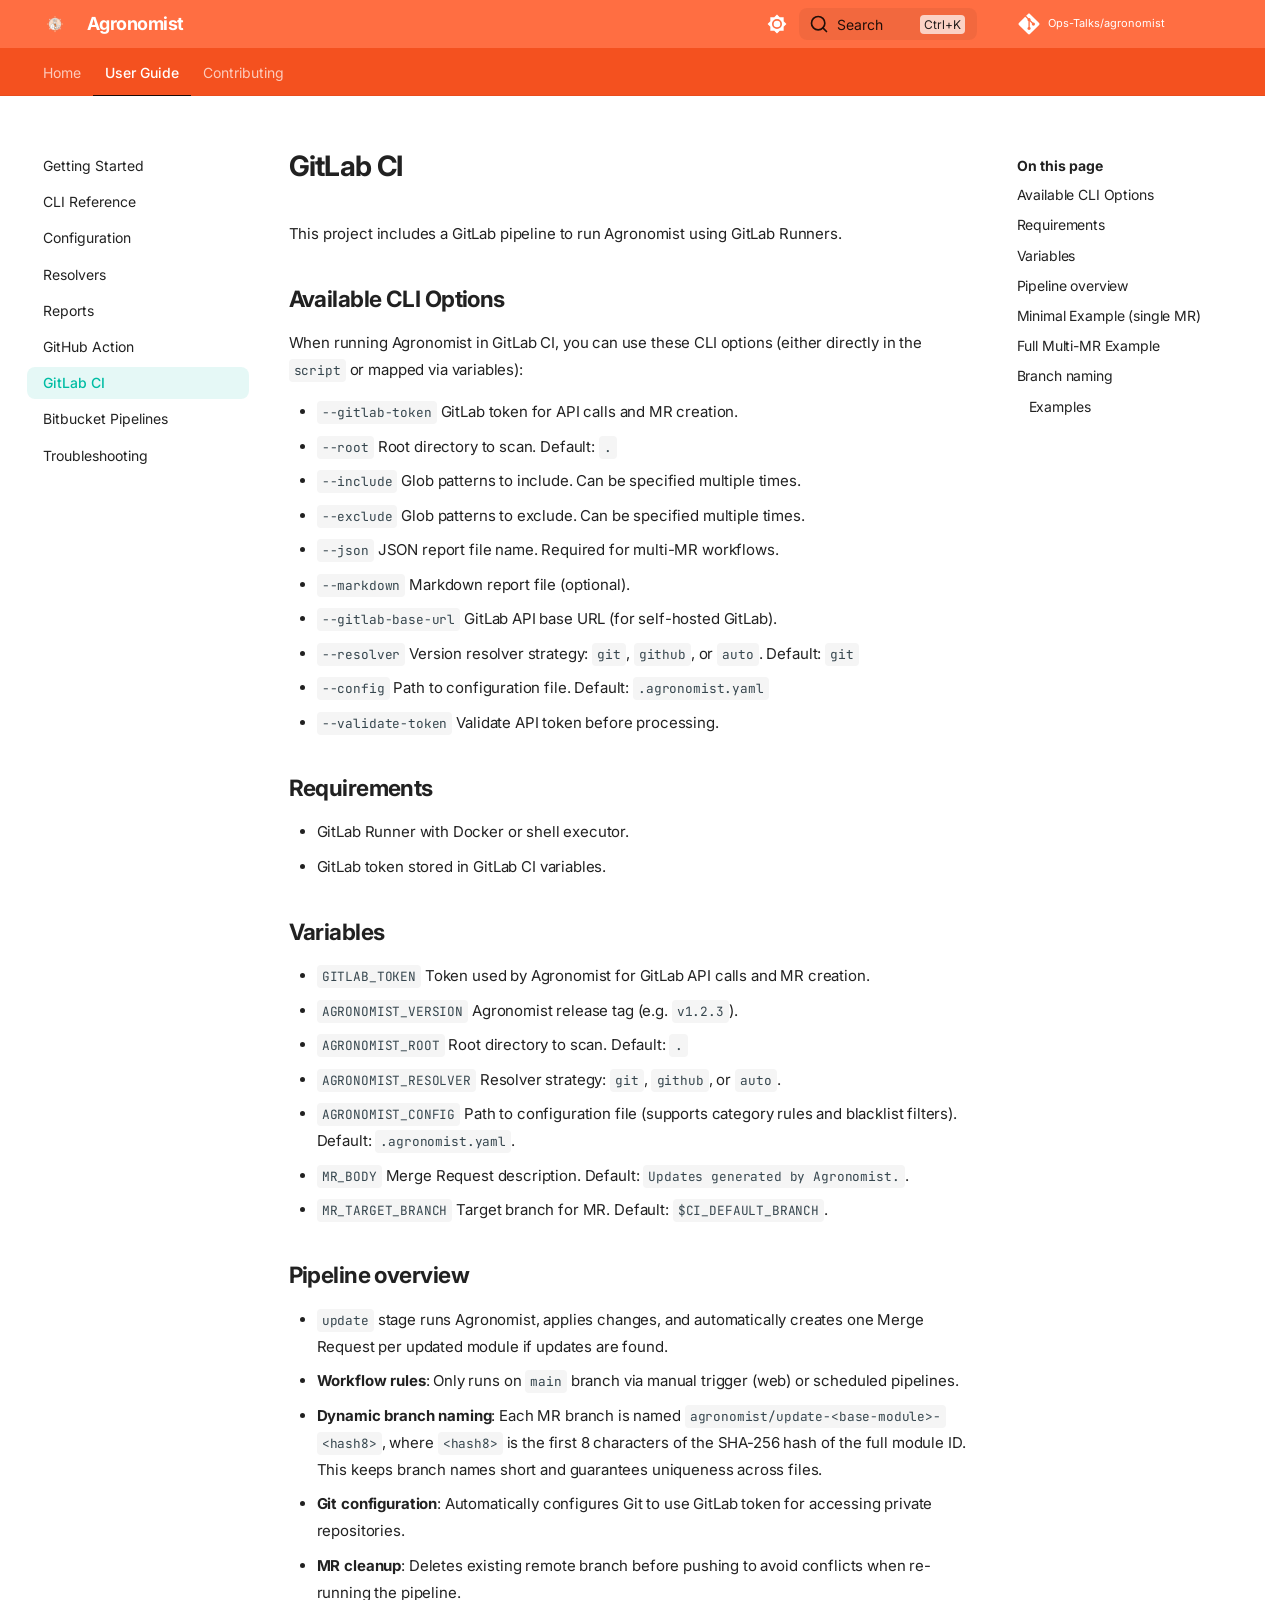
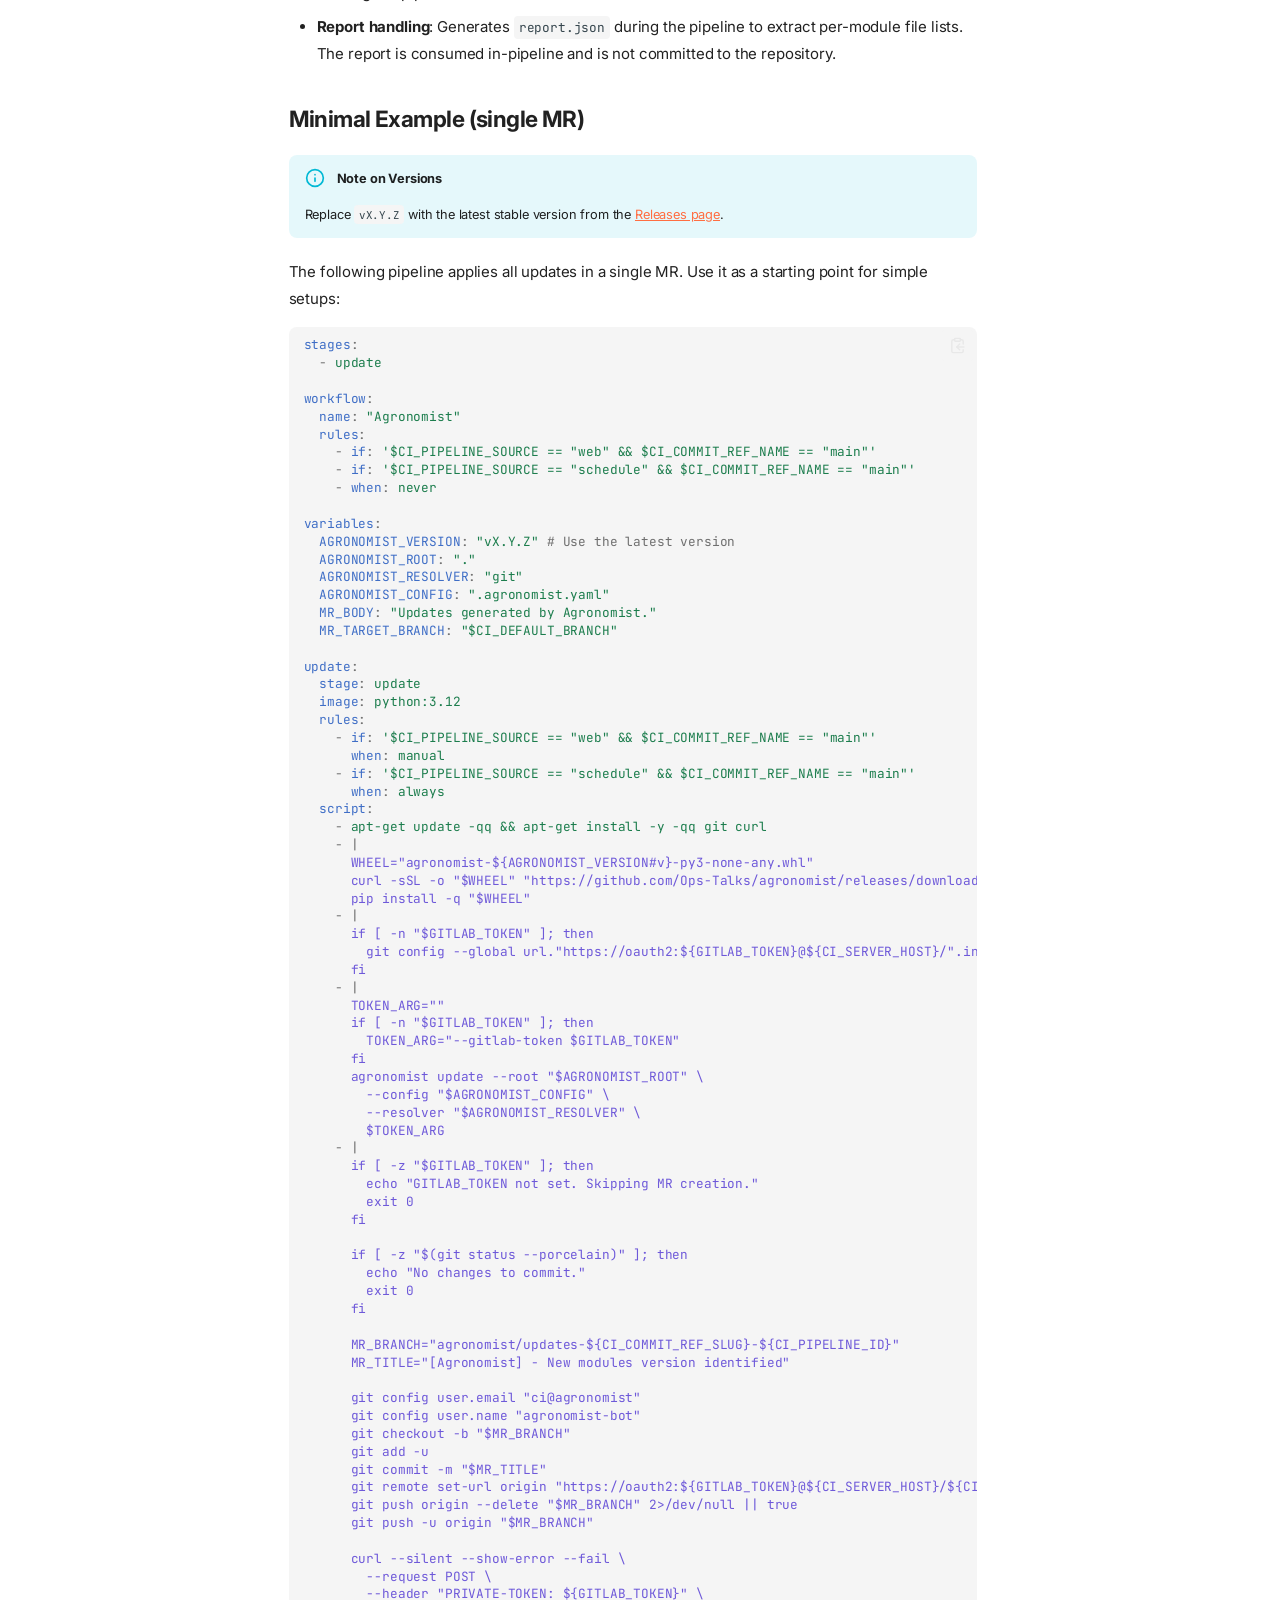
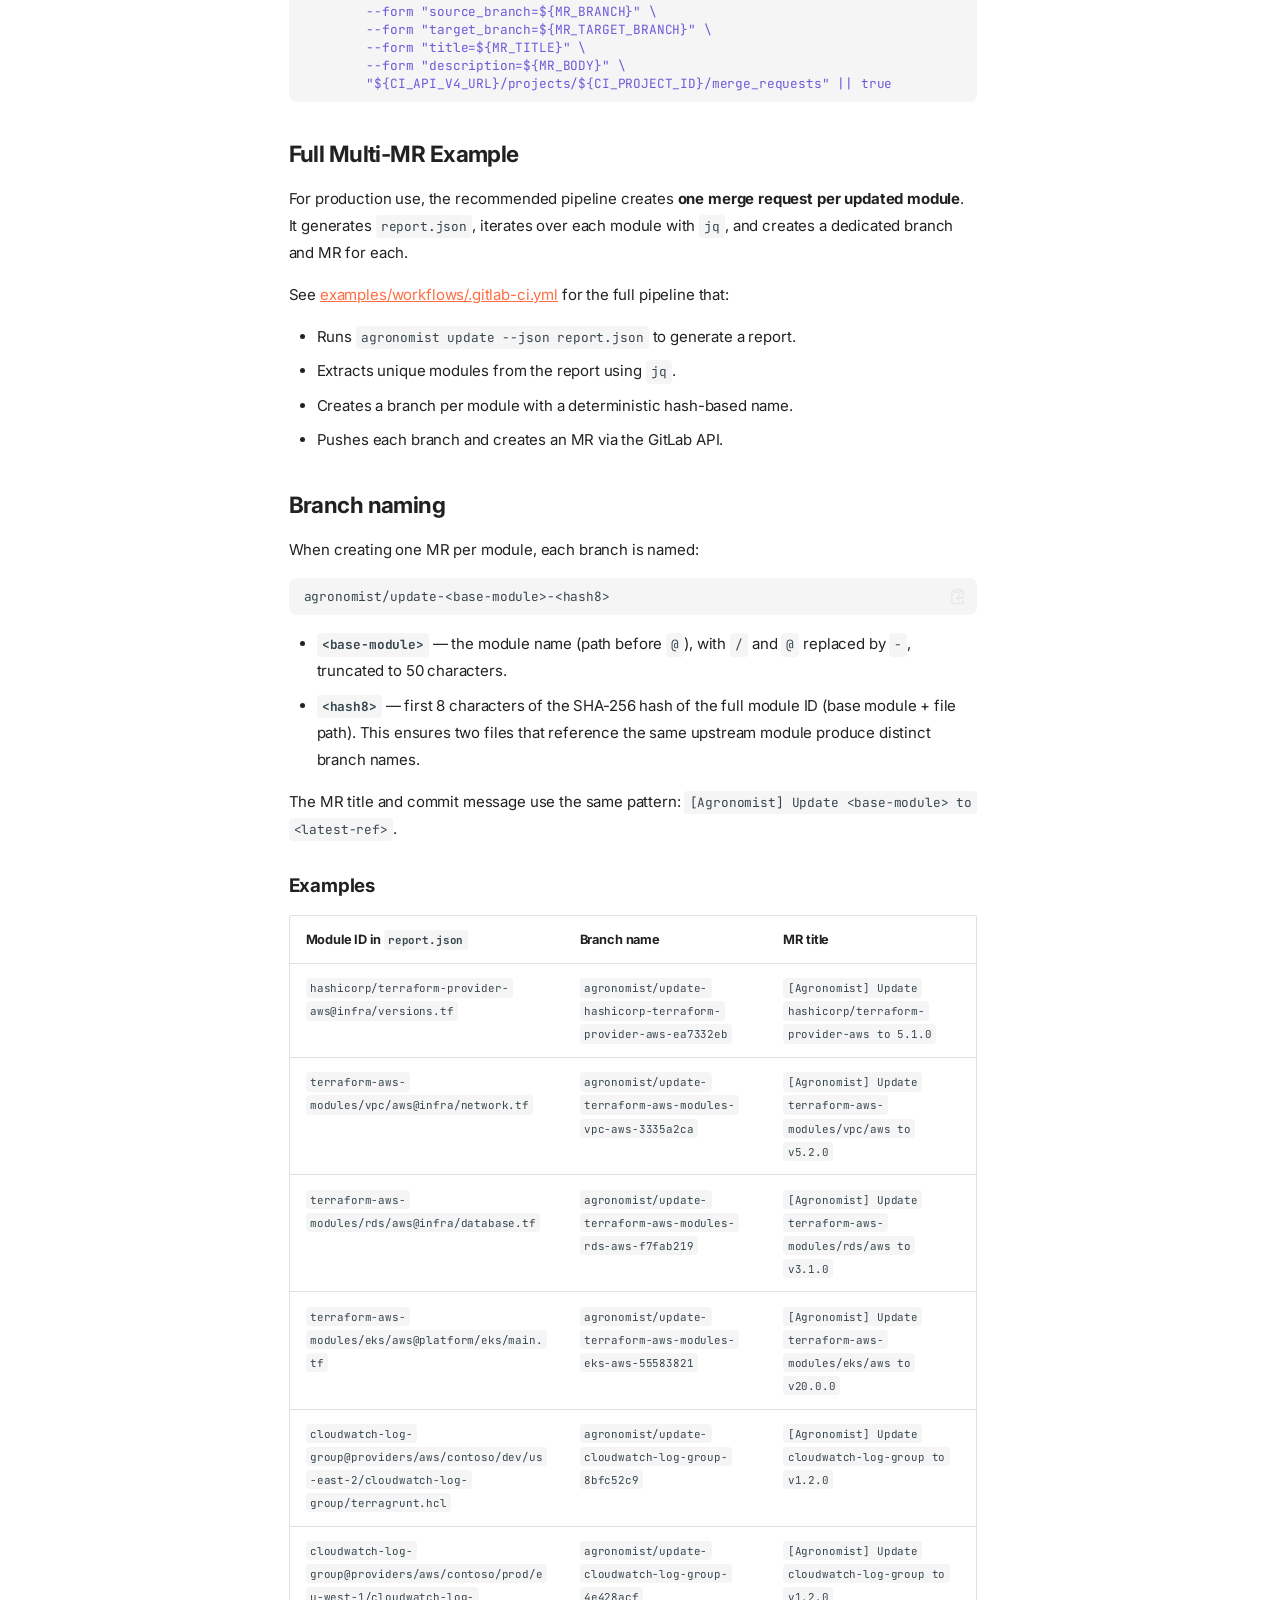
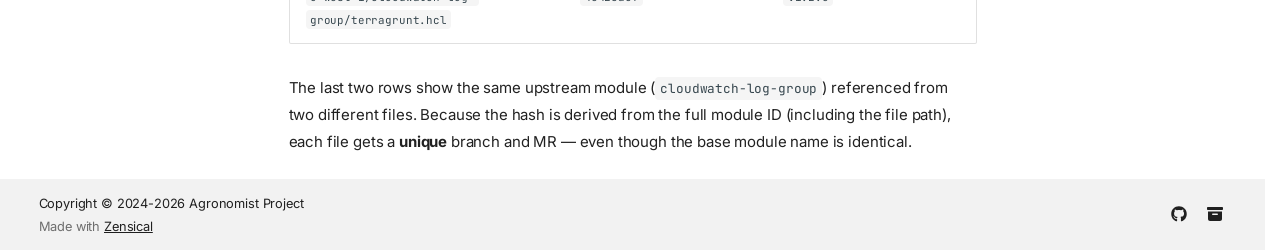
<file: gitlab-ci/index.html>
<!doctype html>
<html lang="en" class="no-js">
  <head>
    
      <meta charset="utf-8">
      <meta name="viewport" content="width=device-width,initial-scale=1">
      
        <meta name="description" content="Documentation for Agronomist">
      
      
      
        <link rel="canonical" href="https://ops-talks.github.io/agronomist/gitlab-ci/">
      
      
        <link rel="prev" href="../github-action/">
      
      
        <link rel="next" href="../bitbucket-pipelines/">
      
      
        
      
      
      <link rel="icon" href="../assets/agronomist-logo.svg">
      <meta name="generator" content="zensical-0.0.43">
    
    
      
        <title>GitLab CI - Agronomist</title>
      
    
    
      
        
      
      <link rel="stylesheet" href="../assets/stylesheets/modern/main.fba56155.min.css">
      
        
          
        
        <link rel="stylesheet" href="../assets/stylesheets/modern/palette.dfe2e883.min.css">
      
      


    
    
      
    
    
      
        
        
        <link rel="preconnect" href="https://fonts.gstatic.com" crossorigin>
        <link rel="stylesheet" href="https://fonts.googleapis.com/css?family=Inter:300,300i,400,400i,500,500i,700,700i%7CJetBrains+Mono:400,400i,700,700i&amp;display=fallback">
        <style>:root{--md-text-font:"Inter";--md-code-font:"JetBrains Mono"}</style>
      
    
    
      <link rel="stylesheet" href="../stylesheets/extra.css">
    
    <script>__md_scope=new URL("..",location),__md_scope.pathname.endsWith("/")||(__md_scope=new URL(__md_scope.pathname+"/",location)),__md_hash=e=>[...e].reduce(((e,t)=>(e<<5)-e+t.charCodeAt(0)),0),__md_get=(e,t=localStorage,_=__md_scope)=>JSON.parse(t.getItem(_.pathname+"."+e)),__md_set=(e,t,_=localStorage,a=__md_scope)=>{try{_.setItem(a.pathname+"."+e,JSON.stringify(t))}catch(e){}},document.documentElement.setAttribute("data-platform",navigator.platform)</script>
    
      

    
    
  </head>
  
  
    
    
      
    
    
    
    
    <body dir="ltr" data-md-color-scheme="default" data-md-color-primary="deep-orange" data-md-color-accent="teal">
  
    
    <input class="md-toggle" data-md-toggle="drawer" type="checkbox" id="__drawer" autocomplete="off">
    <input class="md-toggle" data-md-toggle="search" type="checkbox" id="__search" autocomplete="off">
    <label class="md-overlay" for="__drawer" aria-label="Navigation"></label>
    <div data-md-component="skip">
      
        
        <a href="#gitlab-ci" class="md-skip">
          Skip to content
        </a>
      
    </div>
    <div data-md-component="announce">
      
    </div>
    
    
      

<header class="md-header" data-md-component="header">
  <nav class="md-header__inner md-grid" aria-label="Header">
    <a href="./.." title="Agronomist" class="md-header__button md-logo" aria-label="Agronomist" data-md-component="logo">
      
  <img src="../assets/agronomist-logo.svg" alt="Agronomist">

    </a>
    <label class="md-header__button md-icon" for="__drawer" aria-label="Navigation">
      
      <svg xmlns="http://www.w3.org/2000/svg" fill="none" stroke="currentColor" stroke-linecap="round" stroke-linejoin="round" stroke-width="2" class="lucide lucide-menu" viewBox="0 0 24 24"><path d="M4 5h16M4 12h16M4 19h16"/></svg>
    </label>
    <div class="md-header__title" data-md-component="header-title">
      <div class="md-header__ellipsis">
        <div class="md-header__topic">
          <span class="md-ellipsis">
            Agronomist
          </span>
        </div>
        <div class="md-header__topic" data-md-component="header-topic">
          <span class="md-ellipsis">
            
              GitLab CI
            
          </span>
        </div>
      </div>
    </div>
    
      
        <form class="md-header__option" data-md-component="palette">
  
    
    
    
    <input class="md-option" data-md-color-media="none" data-md-color-scheme="default" data-md-color-primary="deep-orange" data-md-color-accent="teal"  aria-label="Switch to dark mode"  type="radio" name="__palette" id="__palette_0">
    
      <label class="md-header__button md-icon" title="Switch to dark mode" for="__palette_1" hidden>
        <svg xmlns="http://www.w3.org/2000/svg" viewBox="0 0 24 24"><path d="M12 8a4 4 0 0 0-4 4 4 4 0 0 0 4 4 4 4 0 0 0 4-4 4 4 0 0 0-4-4m0 10a6 6 0 0 1-6-6 6 6 0 0 1 6-6 6 6 0 0 1 6 6 6 6 0 0 1-6 6m8-9.31V4h-4.69L12 .69 8.69 4H4v4.69L.69 12 4 15.31V20h4.69L12 23.31 15.31 20H20v-4.69L23.31 12z"/></svg>
      </label>
    
  
    
    
    
    <input class="md-option" data-md-color-media="none" data-md-color-scheme="slate" data-md-color-primary="blue-grey" data-md-color-accent="amber"  aria-label="Switch to light mode"  type="radio" name="__palette" id="__palette_1">
    
      <label class="md-header__button md-icon" title="Switch to light mode" for="__palette_0" hidden>
        <svg xmlns="http://www.w3.org/2000/svg" viewBox="0 0 24 24"><path d="M12 18c-.89 0-1.74-.2-2.5-.55C11.56 16.5 13 14.42 13 12s-1.44-4.5-3.5-5.45C10.26 6.2 11.11 6 12 6a6 6 0 0 1 6 6 6 6 0 0 1-6 6m8-9.31V4h-4.69L12 .69 8.69 4H4v4.69L.69 12 4 15.31V20h4.69L12 23.31 15.31 20H20v-4.69L23.31 12z"/></svg>
      </label>
    
  
</form>
      
    
    
      <script>var palette=__md_get("__palette");if(palette&&palette.color){if("(prefers-color-scheme)"===palette.color.media){var media=matchMedia("(prefers-color-scheme: light)"),input=document.querySelector(media.matches?"[data-md-color-media='(prefers-color-scheme: light)']":"[data-md-color-media='(prefers-color-scheme: dark)']");palette.color.media=input.getAttribute("data-md-color-media"),palette.color.scheme=input.getAttribute("data-md-color-scheme"),palette.color.primary=input.getAttribute("data-md-color-primary"),palette.color.accent=input.getAttribute("data-md-color-accent")}for(var[key,value]of Object.entries(palette.color))document.body.setAttribute("data-md-color-"+key,value)}</script>
    
    
    
      
      
        <label class="md-header__button md-icon" for="__search" aria-label="Search">
          
          <svg xmlns="http://www.w3.org/2000/svg" fill="none" stroke="currentColor" stroke-linecap="round" stroke-linejoin="round" stroke-width="2" class="lucide lucide-search" viewBox="0 0 24 24"><path d="m21 21-4.34-4.34"/><circle cx="11" cy="11" r="8"/></svg>
        </label>
        <div class="md-search" data-md-component="search" role="dialog" aria-label="Search">
  <button type="button" class="md-search__button">
    Search
  </button>
</div>
      
    
    <div class="md-header__source">
      
        <a href="https://github.com/Ops-Talks/agronomist" title="Go to repository" class="md-source" data-md-component="source">
  <div class="md-source__icon md-icon">
    
    <svg xmlns="http://www.w3.org/2000/svg" viewBox="0 0 448 512"><!--! Font Awesome Free 7.2.0 by @fontawesome - https://fontawesome.com License - https://fontawesome.com/license/free (Icons: CC BY 4.0, Fonts: SIL OFL 1.1, Code: MIT License) Copyright 2026 Fonticons, Inc.--><path fill="currentColor" d="M439.6 236.1 244 40.5c-5.4-5.5-12.8-8.5-20.4-8.5s-15 3-20.4 8.4L162.5 81l51.5 51.5c27.1-9.1 52.7 16.8 43.4 43.7l49.7 49.7c34.2-11.8 61.2 31 35.5 56.7-26.5 26.5-70.2-2.9-56-37.3L240.3 199v121.9c25.3 12.5 22.3 41.8 9.1 55-6.4 6.4-15.2 10.1-24.3 10.1s-17.8-3.6-24.3-10.1c-17.6-17.6-11.1-46.9 11.2-56v-123c-20.8-8.5-24.6-30.7-18.6-45L142.6 101 8.5 235.1C3 240.6 0 247.9 0 255.5s3 15 8.5 20.4l195.6 195.7c5.4 5.4 12.7 8.4 20.4 8.4s15-3 20.4-8.4l194.7-194.7c5.4-5.4 8.4-12.8 8.4-20.4s-3-15-8.4-20.4"/></svg>
  </div>
  <div class="md-source__repository">
    Ops-Talks/agronomist
  </div>
</a>
      
    </div>
  </nav>
  
</header>
    
    <div class="md-container" data-md-component="container">
      
      
        
          
            
<nav class="md-tabs" aria-label="Tabs" data-md-component="tabs">
  <div class="md-grid">
    <ul class="md-tabs__list">
      
        
  
  
  
  
    <li class="md-tabs__item">
      <a href="./.." class="md-tabs__link">
        
  
  Home

      </a>
    </li>
  

      
        
  
  
  
    
  
  
    
      
    
    
    
      <li class="md-tabs__item md-tabs__item--active">
        <a href="../getting-started/" class="md-tabs__link">
          
  
  User Guide

        </a>
      </li>
    
  

      
        
  
  
  
  
    
      
    
    
    
      <li class="md-tabs__item">
        <a href="../architecture/" class="md-tabs__link">
          
  
  Contributing

        </a>
      </li>
    
  

      
    </ul>
  </div>
</nav>
          
        
      
      <main class="md-main" data-md-component="main">
        <div class="md-main__inner md-grid">
          
            
              
              <div class="md-sidebar md-sidebar--primary" data-md-component="sidebar" data-md-type="navigation" >
                <div class="md-sidebar__scrollwrap">
                  <div class="md-sidebar__inner">
                    


  


<nav class="md-nav md-nav--primary md-nav--lifted" aria-label="Navigation" data-md-level="0">
  <label class="md-nav__title" for="__drawer">
    <a href="./.." title="Agronomist" class="md-nav__button md-logo" aria-label="Agronomist" data-md-component="logo">
      
  <img src="../assets/agronomist-logo.svg" alt="Agronomist">

    </a>
    Agronomist
  </label>
  
    <div class="md-nav__source">
      <a href="https://github.com/Ops-Talks/agronomist" title="Go to repository" class="md-source" data-md-component="source">
  <div class="md-source__icon md-icon">
    
    <svg xmlns="http://www.w3.org/2000/svg" viewBox="0 0 448 512"><!--! Font Awesome Free 7.2.0 by @fontawesome - https://fontawesome.com License - https://fontawesome.com/license/free (Icons: CC BY 4.0, Fonts: SIL OFL 1.1, Code: MIT License) Copyright 2026 Fonticons, Inc.--><path fill="currentColor" d="M439.6 236.1 244 40.5c-5.4-5.5-12.8-8.5-20.4-8.5s-15 3-20.4 8.4L162.5 81l51.5 51.5c27.1-9.1 52.7 16.8 43.4 43.7l49.7 49.7c34.2-11.8 61.2 31 35.5 56.7-26.5 26.5-70.2-2.9-56-37.3L240.3 199v121.9c25.3 12.5 22.3 41.8 9.1 55-6.4 6.4-15.2 10.1-24.3 10.1s-17.8-3.6-24.3-10.1c-17.6-17.6-11.1-46.9 11.2-56v-123c-20.8-8.5-24.6-30.7-18.6-45L142.6 101 8.5 235.1C3 240.6 0 247.9 0 255.5s3 15 8.5 20.4l195.6 195.7c5.4 5.4 12.7 8.4 20.4 8.4s15-3 20.4-8.4l194.7-194.7c5.4-5.4 8.4-12.8 8.4-20.4s-3-15-8.4-20.4"/></svg>
  </div>
  <div class="md-source__repository">
    Ops-Talks/agronomist
  </div>
</a>
    </div>
  
  <ul class="md-nav__list" data-md-scrollfix>
    
      
      
  
  
  
  
    <li class="md-nav__item">
      <a href="./.." class="md-nav__link">
        
  
  
  <span class="md-ellipsis">
    
  
  Home

    
  </span>
  
  

      </a>
    </li>
  

    
      
      
  
  
    
  
  
  
    
    
    
    
      
        
        
      
      
    
    
    <li class="md-nav__item md-nav__item--active md-nav__item--section md-nav__item--nested">
      
        
        
        <input class="md-nav__toggle md-toggle " type="checkbox" id="__nav_2" checked>
        
          
          <label class="md-nav__link" for="__nav_2" id="__nav_2_label" tabindex="">
            
  
  
  <span class="md-ellipsis">
    
  
  User Guide

    
  </span>
  
  

            <span class="md-nav__icon md-icon"></span>
          </label>
        
        <nav class="md-nav" data-md-level="1" aria-labelledby="__nav_2_label" aria-expanded="true">
          <label class="md-nav__title" for="__nav_2">
            <span class="md-nav__icon md-icon"></span>
            
  
  User Guide

          </label>
          <ul class="md-nav__list" data-md-scrollfix>
            
              
                
  
  
  
  
    <li class="md-nav__item">
      <a href="../getting-started/" class="md-nav__link">
        
  
  
  <span class="md-ellipsis">
    
  
  Getting Started

    
  </span>
  
  

      </a>
    </li>
  

              
            
              
                
  
  
  
  
    <li class="md-nav__item">
      <a href="../cli/" class="md-nav__link">
        
  
  
  <span class="md-ellipsis">
    
  
  CLI Reference

    
  </span>
  
  

      </a>
    </li>
  

              
            
              
                
  
  
  
  
    <li class="md-nav__item">
      <a href="../configuration/" class="md-nav__link">
        
  
  
  <span class="md-ellipsis">
    
  
  Configuration

    
  </span>
  
  

      </a>
    </li>
  

              
            
              
                
  
  
  
  
    <li class="md-nav__item">
      <a href="../resolvers/" class="md-nav__link">
        
  
  
  <span class="md-ellipsis">
    
  
  Resolvers

    
  </span>
  
  

      </a>
    </li>
  

              
            
              
                
  
  
  
  
    <li class="md-nav__item">
      <a href="../reports/" class="md-nav__link">
        
  
  
  <span class="md-ellipsis">
    
  
  Reports

    
  </span>
  
  

      </a>
    </li>
  

              
            
              
                
  
  
  
  
    <li class="md-nav__item">
      <a href="../github-action/" class="md-nav__link">
        
  
  
  <span class="md-ellipsis">
    
  
  GitHub Action

    
  </span>
  
  

      </a>
    </li>
  

              
            
              
                
  
  
    
  
  
  
    <li class="md-nav__item md-nav__item--active">
      
      
      
      
        
      
      
        <label class="md-nav__link md-nav__link--active" for="__toc">
          
  
  
  <span class="md-ellipsis">
    
  
  GitLab CI

    
  </span>
  
  

          <span class="md-nav__icon md-icon"></span>
        </label>
      
      <a href="././" class="md-nav__link md-nav__link--active">
        
  
  
  <span class="md-ellipsis">
    
  
  GitLab CI

    
  </span>
  
  

      </a>
      
        


<nav class="md-nav md-nav--secondary" aria-label="On this page">
  
  
  
    
  
  
    <label class="md-nav__title" for="__toc">
      <span class="md-nav__icon md-icon"></span>
      On this page
    </label>
    <ul class="md-nav__list" data-md-component="toc" data-md-scrollfix>
      
        <li class="md-nav__item">
  <a href="#available-cli-options" class="md-nav__link">
    <span class="md-ellipsis">
      <span class="md-typeset">
        Available CLI Options
      </span>
    </span>
  </a>
  
</li>
      
        <li class="md-nav__item">
  <a href="#requirements" class="md-nav__link">
    <span class="md-ellipsis">
      <span class="md-typeset">
        Requirements
      </span>
    </span>
  </a>
  
</li>
      
        <li class="md-nav__item">
  <a href="#variables" class="md-nav__link">
    <span class="md-ellipsis">
      <span class="md-typeset">
        Variables
      </span>
    </span>
  </a>
  
</li>
      
        <li class="md-nav__item">
  <a href="#pipeline-overview" class="md-nav__link">
    <span class="md-ellipsis">
      <span class="md-typeset">
        Pipeline overview
      </span>
    </span>
  </a>
  
</li>
      
        <li class="md-nav__item">
  <a href="#minimal-example-single-mr" class="md-nav__link">
    <span class="md-ellipsis">
      <span class="md-typeset">
        Minimal Example (single MR)
      </span>
    </span>
  </a>
  
</li>
      
        <li class="md-nav__item">
  <a href="#full-multi-mr-example" class="md-nav__link">
    <span class="md-ellipsis">
      <span class="md-typeset">
        Full Multi-MR Example
      </span>
    </span>
  </a>
  
</li>
      
        <li class="md-nav__item">
  <a href="#branch-naming" class="md-nav__link">
    <span class="md-ellipsis">
      <span class="md-typeset">
        Branch naming
      </span>
    </span>
  </a>
  
    <nav class="md-nav" aria-label="Branch naming">
      <ul class="md-nav__list">
        
          <li class="md-nav__item">
  <a href="#examples" class="md-nav__link">
    <span class="md-ellipsis">
      <span class="md-typeset">
        Examples
      </span>
    </span>
  </a>
  
</li>
        
      </ul>
    </nav>
  
</li>
      
    </ul>
  
</nav>
      
    </li>
  

              
            
              
                
  
  
  
  
    <li class="md-nav__item">
      <a href="../bitbucket-pipelines/" class="md-nav__link">
        
  
  
  <span class="md-ellipsis">
    
  
  Bitbucket Pipelines

    
  </span>
  
  

      </a>
    </li>
  

              
            
              
                
  
  
  
  
    <li class="md-nav__item">
      <a href="../troubleshooting/" class="md-nav__link">
        
  
  
  <span class="md-ellipsis">
    
  
  Troubleshooting

    
  </span>
  
  

      </a>
    </li>
  

              
            
          </ul>
        </nav>
      
    </li>
  

    
      
      
  
  
  
  
    
    
    
    
      
      
    
    
    <li class="md-nav__item md-nav__item--nested">
      
        
        
        <input class="md-nav__toggle md-toggle " type="checkbox" id="__nav_3" >
        
          
          <label class="md-nav__link" for="__nav_3" id="__nav_3_label" tabindex="0">
            
  
  
  <span class="md-ellipsis">
    
  
  Contributing

    
  </span>
  
  

            <span class="md-nav__icon md-icon"></span>
          </label>
        
        <nav class="md-nav" data-md-level="1" aria-labelledby="__nav_3_label" aria-expanded="false">
          <label class="md-nav__title" for="__nav_3">
            <span class="md-nav__icon md-icon"></span>
            
  
  Contributing

          </label>
          <ul class="md-nav__list" data-md-scrollfix>
            
              
                
  
  
  
  
    <li class="md-nav__item">
      <a href="../architecture/" class="md-nav__link">
        
  
  
  <span class="md-ellipsis">
    
  
  Architecture

    
  </span>
  
  

      </a>
    </li>
  

              
            
              
                
  
  
  
  
    <li class="md-nav__item">
      <a href="../development/" class="md-nav__link">
        
  
  
  <span class="md-ellipsis">
    
  
  Development

    
  </span>
  
  

      </a>
    </li>
  

              
            
              
                
  
  
  
  
    <li class="md-nav__item">
      <a href="../testing/" class="md-nav__link">
        
  
  
  <span class="md-ellipsis">
    
  
  Testing

    
  </span>
  
  

      </a>
    </li>
  

              
            
              
                
  
  
  
  
    <li class="md-nav__item">
      <a href="../api/" class="md-nav__link">
        
  
  
  <span class="md-ellipsis">
    
  
  API Reference

    
  </span>
  
  

      </a>
    </li>
  

              
            
          </ul>
        </nav>
      
    </li>
  

    
  </ul>
</nav>
                  </div>
                </div>
              </div>
            
            
              
              <div class="md-sidebar md-sidebar--secondary" data-md-component="sidebar" data-md-type="toc" >
                <div class="md-sidebar__scrollwrap">
                  
                    
                    
                    
                      
                    
                    
                      <input class="md-nav__toggle md-toggle" type="checkbox" id="__toc">
                      <div class="md-sidebar-button__wrapper">
                        <label class="md-sidebar-button" for="__toc"></label>
                      </div>
                    
                  
                  <div class="md-sidebar__inner">
                    


<nav class="md-nav md-nav--secondary" aria-label="On this page">
  
  
  
    
  
  
    <label class="md-nav__title" for="__toc">
      <span class="md-nav__icon md-icon"></span>
      On this page
    </label>
    <ul class="md-nav__list" data-md-component="toc" data-md-scrollfix>
      
        <li class="md-nav__item">
  <a href="#available-cli-options" class="md-nav__link">
    <span class="md-ellipsis">
      <span class="md-typeset">
        Available CLI Options
      </span>
    </span>
  </a>
  
</li>
      
        <li class="md-nav__item">
  <a href="#requirements" class="md-nav__link">
    <span class="md-ellipsis">
      <span class="md-typeset">
        Requirements
      </span>
    </span>
  </a>
  
</li>
      
        <li class="md-nav__item">
  <a href="#variables" class="md-nav__link">
    <span class="md-ellipsis">
      <span class="md-typeset">
        Variables
      </span>
    </span>
  </a>
  
</li>
      
        <li class="md-nav__item">
  <a href="#pipeline-overview" class="md-nav__link">
    <span class="md-ellipsis">
      <span class="md-typeset">
        Pipeline overview
      </span>
    </span>
  </a>
  
</li>
      
        <li class="md-nav__item">
  <a href="#minimal-example-single-mr" class="md-nav__link">
    <span class="md-ellipsis">
      <span class="md-typeset">
        Minimal Example (single MR)
      </span>
    </span>
  </a>
  
</li>
      
        <li class="md-nav__item">
  <a href="#full-multi-mr-example" class="md-nav__link">
    <span class="md-ellipsis">
      <span class="md-typeset">
        Full Multi-MR Example
      </span>
    </span>
  </a>
  
</li>
      
        <li class="md-nav__item">
  <a href="#branch-naming" class="md-nav__link">
    <span class="md-ellipsis">
      <span class="md-typeset">
        Branch naming
      </span>
    </span>
  </a>
  
    <nav class="md-nav" aria-label="Branch naming">
      <ul class="md-nav__list">
        
          <li class="md-nav__item">
  <a href="#examples" class="md-nav__link">
    <span class="md-ellipsis">
      <span class="md-typeset">
        Examples
      </span>
    </span>
  </a>
  
</li>
        
      </ul>
    </nav>
  
</li>
      
    </ul>
  
</nav>
                  </div>
                </div>
              </div>
            
          
          
            <div class="md-content" data-md-component="content">
              
              <article class="md-content__inner md-typeset">
                
                  
  
  


<h1 id="gitlab-ci">GitLab CI<a class="headerlink" href="#gitlab-ci" title="Permanent link">&para;</a></h1>
<p>This project includes a GitLab pipeline to run Agronomist using GitLab Runners.</p>
<h2 id="available-cli-options">Available CLI Options<a class="headerlink" href="#available-cli-options" title="Permanent link">&para;</a></h2>
<p>When running Agronomist in GitLab CI, you can use these CLI options (either directly in the <code>script</code> or mapped via variables):</p>
<ul>
<li><code>--gitlab-token</code> GitLab token for API calls and MR creation.</li>
<li><code>--root</code> Root directory to scan. Default: <code>.</code></li>
<li><code>--include</code> Glob patterns to include. Can be specified multiple times.</li>
<li><code>--exclude</code> Glob patterns to exclude. Can be specified multiple times.</li>
<li><code>--json</code> JSON report file name. Required for multi-MR workflows.</li>
<li><code>--markdown</code> Markdown report file (optional).</li>
<li><code>--gitlab-base-url</code> GitLab API base URL (for self-hosted GitLab).</li>
<li><code>--resolver</code> Version resolver strategy: <code>git</code>, <code>github</code>, or <code>auto</code>. Default: <code>git</code></li>
<li><code>--config</code> Path to configuration file. Default: <code>.agronomist.yaml</code></li>
<li><code>--validate-token</code> Validate API token before processing.</li>
</ul>
<h2 id="requirements">Requirements<a class="headerlink" href="#requirements" title="Permanent link">&para;</a></h2>
<ul>
<li>GitLab Runner with Docker or shell executor.</li>
<li>GitLab token stored in GitLab CI variables.</li>
</ul>
<h2 id="variables">Variables<a class="headerlink" href="#variables" title="Permanent link">&para;</a></h2>
<ul>
<li><code>GITLAB_TOKEN</code> Token used by Agronomist for GitLab API calls and MR creation.</li>
<li><code>AGRONOMIST_VERSION</code> Agronomist release tag (e.g. <code>v1.2.3</code>).</li>
<li><code>AGRONOMIST_ROOT</code> Root directory to scan. Default: <code>.</code></li>
<li><code>AGRONOMIST_RESOLVER</code> Resolver strategy: <code>git</code>, <code>github</code>, or <code>auto</code>.</li>
<li><code>AGRONOMIST_CONFIG</code> Path to configuration file (supports category rules and blacklist filters). Default: <code>.agronomist.yaml</code>.</li>
<li><code>MR_BODY</code> Merge Request description. Default: <code>Updates generated by Agronomist.</code>.</li>
<li><code>MR_TARGET_BRANCH</code> Target branch for MR. Default: <code>$CI_DEFAULT_BRANCH</code>.</li>
</ul>
<h2 id="pipeline-overview">Pipeline overview<a class="headerlink" href="#pipeline-overview" title="Permanent link">&para;</a></h2>
<ul>
<li><code>update</code> stage runs Agronomist, applies changes, and automatically creates one Merge Request per updated module if updates are found.</li>
<li><strong>Workflow rules</strong>: Only runs on <code>main</code> branch via manual trigger (web) or scheduled pipelines.</li>
<li><strong>Dynamic branch naming</strong>: Each MR branch is named <code>agronomist/update-&lt;base-module&gt;-&lt;hash8&gt;</code>, where <code>&lt;hash8&gt;</code> is the first 8 characters of the SHA-256 hash of the full module ID. This keeps branch names short and guarantees uniqueness across files.</li>
<li><strong>Git configuration</strong>: Automatically configures Git to use GitLab token for accessing private repositories.</li>
<li><strong>MR cleanup</strong>: Deletes existing remote branch before pushing to avoid conflicts when re-running the pipeline.</li>
<li><strong>Report handling</strong>: Generates <code>report.json</code> during the pipeline to extract per-module file lists. The report is consumed in-pipeline and is not committed to the repository.</li>
</ul>
<h2 id="minimal-example-single-mr">Minimal Example (single MR)<a class="headerlink" href="#minimal-example-single-mr" title="Permanent link">&para;</a></h2>
<div class="admonition info">
<p class="admonition-title">Note on Versions</p>
<p>Replace <code>vX.Y.Z</code> with the latest stable version from the <a href="https://github.com/Ops-Talks/agronomist/releases">Releases page</a>. </p>
</div>
<p>The following pipeline applies all updates in a single MR. Use it as a starting point for simple setups:</p>
<div class="language-yaml highlight"><pre><span></span><code><span id="__span-0-1"><a id="__codelineno-0-1" name="__codelineno-0-1" href="#__codelineno-0-1"></a><span class="nt">stages</span><span class="p">:</span>
</span><span id="__span-0-2"><a id="__codelineno-0-2" name="__codelineno-0-2" href="#__codelineno-0-2"></a><span class="w">  </span><span class="p p-Indicator">-</span><span class="w"> </span><span class="l l-Scalar l-Scalar-Plain">update</span>
</span><span id="__span-0-3"><a id="__codelineno-0-3" name="__codelineno-0-3" href="#__codelineno-0-3"></a>
</span><span id="__span-0-4"><a id="__codelineno-0-4" name="__codelineno-0-4" href="#__codelineno-0-4"></a><span class="nt">workflow</span><span class="p">:</span>
</span><span id="__span-0-5"><a id="__codelineno-0-5" name="__codelineno-0-5" href="#__codelineno-0-5"></a><span class="w">  </span><span class="nt">name</span><span class="p">:</span><span class="w"> </span><span class="s">&quot;Agronomist&quot;</span>
</span><span id="__span-0-6"><a id="__codelineno-0-6" name="__codelineno-0-6" href="#__codelineno-0-6"></a><span class="w">  </span><span class="nt">rules</span><span class="p">:</span>
</span><span id="__span-0-7"><a id="__codelineno-0-7" name="__codelineno-0-7" href="#__codelineno-0-7"></a><span class="w">    </span><span class="p p-Indicator">-</span><span class="w"> </span><span class="nt">if</span><span class="p">:</span><span class="w"> </span><span class="s">&#39;$CI_PIPELINE_SOURCE</span><span class="nv"> </span><span class="s">==</span><span class="nv"> </span><span class="s">&quot;web&quot;</span><span class="nv"> </span><span class="s">&amp;&amp;</span><span class="nv"> </span><span class="s">$CI_COMMIT_REF_NAME</span><span class="nv"> </span><span class="s">==</span><span class="nv"> </span><span class="s">&quot;main&quot;&#39;</span>
</span><span id="__span-0-8"><a id="__codelineno-0-8" name="__codelineno-0-8" href="#__codelineno-0-8"></a><span class="w">    </span><span class="p p-Indicator">-</span><span class="w"> </span><span class="nt">if</span><span class="p">:</span><span class="w"> </span><span class="s">&#39;$CI_PIPELINE_SOURCE</span><span class="nv"> </span><span class="s">==</span><span class="nv"> </span><span class="s">&quot;schedule&quot;</span><span class="nv"> </span><span class="s">&amp;&amp;</span><span class="nv"> </span><span class="s">$CI_COMMIT_REF_NAME</span><span class="nv"> </span><span class="s">==</span><span class="nv"> </span><span class="s">&quot;main&quot;&#39;</span>
</span><span id="__span-0-9"><a id="__codelineno-0-9" name="__codelineno-0-9" href="#__codelineno-0-9"></a><span class="w">    </span><span class="p p-Indicator">-</span><span class="w"> </span><span class="nt">when</span><span class="p">:</span><span class="w"> </span><span class="l l-Scalar l-Scalar-Plain">never</span>
</span><span id="__span-0-10"><a id="__codelineno-0-10" name="__codelineno-0-10" href="#__codelineno-0-10"></a>
</span><span id="__span-0-11"><a id="__codelineno-0-11" name="__codelineno-0-11" href="#__codelineno-0-11"></a><span class="nt">variables</span><span class="p">:</span>
</span><span id="__span-0-12"><a id="__codelineno-0-12" name="__codelineno-0-12" href="#__codelineno-0-12"></a><span class="w">  </span><span class="nt">AGRONOMIST_VERSION</span><span class="p">:</span><span class="w"> </span><span class="s">&quot;vX.Y.Z&quot;</span><span class="w"> </span><span class="c1"># Use the latest version</span>
</span><span id="__span-0-13"><a id="__codelineno-0-13" name="__codelineno-0-13" href="#__codelineno-0-13"></a><span class="w">  </span><span class="nt">AGRONOMIST_ROOT</span><span class="p">:</span><span class="w"> </span><span class="s">&quot;.&quot;</span>
</span><span id="__span-0-14"><a id="__codelineno-0-14" name="__codelineno-0-14" href="#__codelineno-0-14"></a><span class="w">  </span><span class="nt">AGRONOMIST_RESOLVER</span><span class="p">:</span><span class="w"> </span><span class="s">&quot;git&quot;</span>
</span><span id="__span-0-15"><a id="__codelineno-0-15" name="__codelineno-0-15" href="#__codelineno-0-15"></a><span class="w">  </span><span class="nt">AGRONOMIST_CONFIG</span><span class="p">:</span><span class="w"> </span><span class="s">&quot;.agronomist.yaml&quot;</span>
</span><span id="__span-0-16"><a id="__codelineno-0-16" name="__codelineno-0-16" href="#__codelineno-0-16"></a><span class="w">  </span><span class="nt">MR_BODY</span><span class="p">:</span><span class="w"> </span><span class="s">&quot;Updates</span><span class="nv"> </span><span class="s">generated</span><span class="nv"> </span><span class="s">by</span><span class="nv"> </span><span class="s">Agronomist.&quot;</span>
</span><span id="__span-0-17"><a id="__codelineno-0-17" name="__codelineno-0-17" href="#__codelineno-0-17"></a><span class="w">  </span><span class="nt">MR_TARGET_BRANCH</span><span class="p">:</span><span class="w"> </span><span class="s">&quot;$CI_DEFAULT_BRANCH&quot;</span>
</span><span id="__span-0-18"><a id="__codelineno-0-18" name="__codelineno-0-18" href="#__codelineno-0-18"></a>
</span><span id="__span-0-19"><a id="__codelineno-0-19" name="__codelineno-0-19" href="#__codelineno-0-19"></a><span class="nt">update</span><span class="p">:</span>
</span><span id="__span-0-20"><a id="__codelineno-0-20" name="__codelineno-0-20" href="#__codelineno-0-20"></a><span class="w">  </span><span class="nt">stage</span><span class="p">:</span><span class="w"> </span><span class="l l-Scalar l-Scalar-Plain">update</span>
</span><span id="__span-0-21"><a id="__codelineno-0-21" name="__codelineno-0-21" href="#__codelineno-0-21"></a><span class="w">  </span><span class="nt">image</span><span class="p">:</span><span class="w"> </span><span class="l l-Scalar l-Scalar-Plain">python:3.12</span>
</span><span id="__span-0-22"><a id="__codelineno-0-22" name="__codelineno-0-22" href="#__codelineno-0-22"></a><span class="w">  </span><span class="nt">rules</span><span class="p">:</span>
</span><span id="__span-0-23"><a id="__codelineno-0-23" name="__codelineno-0-23" href="#__codelineno-0-23"></a><span class="w">    </span><span class="p p-Indicator">-</span><span class="w"> </span><span class="nt">if</span><span class="p">:</span><span class="w"> </span><span class="s">&#39;$CI_PIPELINE_SOURCE</span><span class="nv"> </span><span class="s">==</span><span class="nv"> </span><span class="s">&quot;web&quot;</span><span class="nv"> </span><span class="s">&amp;&amp;</span><span class="nv"> </span><span class="s">$CI_COMMIT_REF_NAME</span><span class="nv"> </span><span class="s">==</span><span class="nv"> </span><span class="s">&quot;main&quot;&#39;</span>
</span><span id="__span-0-24"><a id="__codelineno-0-24" name="__codelineno-0-24" href="#__codelineno-0-24"></a><span class="w">      </span><span class="nt">when</span><span class="p">:</span><span class="w"> </span><span class="l l-Scalar l-Scalar-Plain">manual</span>
</span><span id="__span-0-25"><a id="__codelineno-0-25" name="__codelineno-0-25" href="#__codelineno-0-25"></a><span class="w">    </span><span class="p p-Indicator">-</span><span class="w"> </span><span class="nt">if</span><span class="p">:</span><span class="w"> </span><span class="s">&#39;$CI_PIPELINE_SOURCE</span><span class="nv"> </span><span class="s">==</span><span class="nv"> </span><span class="s">&quot;schedule&quot;</span><span class="nv"> </span><span class="s">&amp;&amp;</span><span class="nv"> </span><span class="s">$CI_COMMIT_REF_NAME</span><span class="nv"> </span><span class="s">==</span><span class="nv"> </span><span class="s">&quot;main&quot;&#39;</span>
</span><span id="__span-0-26"><a id="__codelineno-0-26" name="__codelineno-0-26" href="#__codelineno-0-26"></a><span class="w">      </span><span class="nt">when</span><span class="p">:</span><span class="w"> </span><span class="l l-Scalar l-Scalar-Plain">always</span>
</span><span id="__span-0-27"><a id="__codelineno-0-27" name="__codelineno-0-27" href="#__codelineno-0-27"></a><span class="w">  </span><span class="nt">script</span><span class="p">:</span>
</span><span id="__span-0-28"><a id="__codelineno-0-28" name="__codelineno-0-28" href="#__codelineno-0-28"></a><span class="w">    </span><span class="p p-Indicator">-</span><span class="w"> </span><span class="l l-Scalar l-Scalar-Plain">apt-get update -qq &amp;&amp; apt-get install -y -qq git curl</span>
</span><span id="__span-0-29"><a id="__codelineno-0-29" name="__codelineno-0-29" href="#__codelineno-0-29"></a><span class="w">    </span><span class="p p-Indicator">-</span><span class="w"> </span><span class="p p-Indicator">|</span>
</span><span id="__span-0-30"><a id="__codelineno-0-30" name="__codelineno-0-30" href="#__codelineno-0-30"></a><span class="w">      </span><span class="no">WHEEL=&quot;agronomist-${AGRONOMIST_VERSION#v}-py3-none-any.whl&quot;</span>
</span><span id="__span-0-31"><a id="__codelineno-0-31" name="__codelineno-0-31" href="#__codelineno-0-31"></a><span class="w">      </span><span class="no">curl -sSL -o &quot;$WHEEL&quot; &quot;https://github.com/Ops-Talks/agronomist/releases/download/${AGRONOMIST_VERSION}/${WHEEL}&quot;</span>
</span><span id="__span-0-32"><a id="__codelineno-0-32" name="__codelineno-0-32" href="#__codelineno-0-32"></a><span class="w">      </span><span class="no">pip install -q &quot;$WHEEL&quot;</span>
</span><span id="__span-0-33"><a id="__codelineno-0-33" name="__codelineno-0-33" href="#__codelineno-0-33"></a><span class="w">    </span><span class="p p-Indicator">-</span><span class="w"> </span><span class="p p-Indicator">|</span>
</span><span id="__span-0-34"><a id="__codelineno-0-34" name="__codelineno-0-34" href="#__codelineno-0-34"></a><span class="w">      </span><span class="no">if [ -n &quot;$GITLAB_TOKEN&quot; ]; then</span>
</span><span id="__span-0-35"><a id="__codelineno-0-35" name="__codelineno-0-35" href="#__codelineno-0-35"></a><span class="w">        </span><span class="no">git config --global url.&quot;https://oauth2:${GITLAB_TOKEN}@${CI_SERVER_HOST}/&quot;.insteadOf &quot;https://${CI_SERVER_HOST}/&quot;</span>
</span><span id="__span-0-36"><a id="__codelineno-0-36" name="__codelineno-0-36" href="#__codelineno-0-36"></a><span class="w">      </span><span class="no">fi</span>
</span><span id="__span-0-37"><a id="__codelineno-0-37" name="__codelineno-0-37" href="#__codelineno-0-37"></a><span class="w">    </span><span class="p p-Indicator">-</span><span class="w"> </span><span class="p p-Indicator">|</span>
</span><span id="__span-0-38"><a id="__codelineno-0-38" name="__codelineno-0-38" href="#__codelineno-0-38"></a><span class="w">      </span><span class="no">TOKEN_ARG=&quot;&quot;</span>
</span><span id="__span-0-39"><a id="__codelineno-0-39" name="__codelineno-0-39" href="#__codelineno-0-39"></a><span class="w">      </span><span class="no">if [ -n &quot;$GITLAB_TOKEN&quot; ]; then</span>
</span><span id="__span-0-40"><a id="__codelineno-0-40" name="__codelineno-0-40" href="#__codelineno-0-40"></a><span class="w">        </span><span class="no">TOKEN_ARG=&quot;--gitlab-token $GITLAB_TOKEN&quot;</span>
</span><span id="__span-0-41"><a id="__codelineno-0-41" name="__codelineno-0-41" href="#__codelineno-0-41"></a><span class="w">      </span><span class="no">fi</span>
</span><span id="__span-0-42"><a id="__codelineno-0-42" name="__codelineno-0-42" href="#__codelineno-0-42"></a><span class="w">      </span><span class="no">agronomist update --root &quot;$AGRONOMIST_ROOT&quot; \</span>
</span><span id="__span-0-43"><a id="__codelineno-0-43" name="__codelineno-0-43" href="#__codelineno-0-43"></a><span class="w">        </span><span class="no">--config &quot;$AGRONOMIST_CONFIG&quot; \</span>
</span><span id="__span-0-44"><a id="__codelineno-0-44" name="__codelineno-0-44" href="#__codelineno-0-44"></a><span class="w">        </span><span class="no">--resolver &quot;$AGRONOMIST_RESOLVER&quot; \</span>
</span><span id="__span-0-45"><a id="__codelineno-0-45" name="__codelineno-0-45" href="#__codelineno-0-45"></a><span class="w">        </span><span class="no">$TOKEN_ARG</span>
</span><span id="__span-0-46"><a id="__codelineno-0-46" name="__codelineno-0-46" href="#__codelineno-0-46"></a><span class="w">    </span><span class="p p-Indicator">-</span><span class="w"> </span><span class="p p-Indicator">|</span>
</span><span id="__span-0-47"><a id="__codelineno-0-47" name="__codelineno-0-47" href="#__codelineno-0-47"></a><span class="w">      </span><span class="no">if [ -z &quot;$GITLAB_TOKEN&quot; ]; then</span>
</span><span id="__span-0-48"><a id="__codelineno-0-48" name="__codelineno-0-48" href="#__codelineno-0-48"></a><span class="w">        </span><span class="no">echo &quot;GITLAB_TOKEN not set. Skipping MR creation.&quot;</span>
</span><span id="__span-0-49"><a id="__codelineno-0-49" name="__codelineno-0-49" href="#__codelineno-0-49"></a><span class="w">        </span><span class="no">exit 0</span>
</span><span id="__span-0-50"><a id="__codelineno-0-50" name="__codelineno-0-50" href="#__codelineno-0-50"></a><span class="w">      </span><span class="no">fi</span>
</span><span id="__span-0-51"><a id="__codelineno-0-51" name="__codelineno-0-51" href="#__codelineno-0-51"></a>
</span><span id="__span-0-52"><a id="__codelineno-0-52" name="__codelineno-0-52" href="#__codelineno-0-52"></a><span class="w">      </span><span class="no">if [ -z &quot;$(git status --porcelain)&quot; ]; then</span>
</span><span id="__span-0-53"><a id="__codelineno-0-53" name="__codelineno-0-53" href="#__codelineno-0-53"></a><span class="w">        </span><span class="no">echo &quot;No changes to commit.&quot;</span>
</span><span id="__span-0-54"><a id="__codelineno-0-54" name="__codelineno-0-54" href="#__codelineno-0-54"></a><span class="w">        </span><span class="no">exit 0</span>
</span><span id="__span-0-55"><a id="__codelineno-0-55" name="__codelineno-0-55" href="#__codelineno-0-55"></a><span class="w">      </span><span class="no">fi</span>
</span><span id="__span-0-56"><a id="__codelineno-0-56" name="__codelineno-0-56" href="#__codelineno-0-56"></a>
</span><span id="__span-0-57"><a id="__codelineno-0-57" name="__codelineno-0-57" href="#__codelineno-0-57"></a><span class="w">      </span><span class="no">MR_BRANCH=&quot;agronomist/updates-${CI_COMMIT_REF_SLUG}-${CI_PIPELINE_ID}&quot;</span>
</span><span id="__span-0-58"><a id="__codelineno-0-58" name="__codelineno-0-58" href="#__codelineno-0-58"></a><span class="w">      </span><span class="no">MR_TITLE=&quot;[Agronomist] - New modules version identified&quot;</span>
</span><span id="__span-0-59"><a id="__codelineno-0-59" name="__codelineno-0-59" href="#__codelineno-0-59"></a>
</span><span id="__span-0-60"><a id="__codelineno-0-60" name="__codelineno-0-60" href="#__codelineno-0-60"></a><span class="w">      </span><span class="no">git config user.email &quot;ci@agronomist&quot;</span>
</span><span id="__span-0-61"><a id="__codelineno-0-61" name="__codelineno-0-61" href="#__codelineno-0-61"></a><span class="w">      </span><span class="no">git config user.name &quot;agronomist-bot&quot;</span>
</span><span id="__span-0-62"><a id="__codelineno-0-62" name="__codelineno-0-62" href="#__codelineno-0-62"></a><span class="w">      </span><span class="no">git checkout -b &quot;$MR_BRANCH&quot;</span>
</span><span id="__span-0-63"><a id="__codelineno-0-63" name="__codelineno-0-63" href="#__codelineno-0-63"></a><span class="w">      </span><span class="no">git add -u</span>
</span><span id="__span-0-64"><a id="__codelineno-0-64" name="__codelineno-0-64" href="#__codelineno-0-64"></a><span class="w">      </span><span class="no">git commit -m &quot;$MR_TITLE&quot;</span>
</span><span id="__span-0-65"><a id="__codelineno-0-65" name="__codelineno-0-65" href="#__codelineno-0-65"></a><span class="w">      </span><span class="no">git remote set-url origin &quot;https://oauth2:${GITLAB_TOKEN}@${CI_SERVER_HOST}/${CI_PROJECT_PATH}.git&quot;</span>
</span><span id="__span-0-66"><a id="__codelineno-0-66" name="__codelineno-0-66" href="#__codelineno-0-66"></a><span class="w">      </span><span class="no">git push origin --delete &quot;$MR_BRANCH&quot; 2&gt;/dev/null || true</span>
</span><span id="__span-0-67"><a id="__codelineno-0-67" name="__codelineno-0-67" href="#__codelineno-0-67"></a><span class="w">      </span><span class="no">git push -u origin &quot;$MR_BRANCH&quot;</span>
</span><span id="__span-0-68"><a id="__codelineno-0-68" name="__codelineno-0-68" href="#__codelineno-0-68"></a>
</span><span id="__span-0-69"><a id="__codelineno-0-69" name="__codelineno-0-69" href="#__codelineno-0-69"></a><span class="w">      </span><span class="no">curl --silent --show-error --fail \</span>
</span><span id="__span-0-70"><a id="__codelineno-0-70" name="__codelineno-0-70" href="#__codelineno-0-70"></a><span class="w">        </span><span class="no">--request POST \</span>
</span><span id="__span-0-71"><a id="__codelineno-0-71" name="__codelineno-0-71" href="#__codelineno-0-71"></a><span class="w">        </span><span class="no">--header &quot;PRIVATE-TOKEN: ${GITLAB_TOKEN}&quot; \</span>
</span><span id="__span-0-72"><a id="__codelineno-0-72" name="__codelineno-0-72" href="#__codelineno-0-72"></a><span class="w">        </span><span class="no">--form &quot;source_branch=${MR_BRANCH}&quot; \</span>
</span><span id="__span-0-73"><a id="__codelineno-0-73" name="__codelineno-0-73" href="#__codelineno-0-73"></a><span class="w">        </span><span class="no">--form &quot;target_branch=${MR_TARGET_BRANCH}&quot; \</span>
</span><span id="__span-0-74"><a id="__codelineno-0-74" name="__codelineno-0-74" href="#__codelineno-0-74"></a><span class="w">        </span><span class="no">--form &quot;title=${MR_TITLE}&quot; \</span>
</span><span id="__span-0-75"><a id="__codelineno-0-75" name="__codelineno-0-75" href="#__codelineno-0-75"></a><span class="w">        </span><span class="no">--form &quot;description=${MR_BODY}&quot; \</span>
</span><span id="__span-0-76"><a id="__codelineno-0-76" name="__codelineno-0-76" href="#__codelineno-0-76"></a><span class="w">        </span><span class="no">&quot;${CI_API_V4_URL}/projects/${CI_PROJECT_ID}/merge_requests&quot; || true</span>
</span></code></pre></div>
<h2 id="full-multi-mr-example">Full Multi-MR Example<a class="headerlink" href="#full-multi-mr-example" title="Permanent link">&para;</a></h2>
<p>For production use, the recommended pipeline creates <strong>one merge request per updated module</strong>. It generates <code>report.json</code>, iterates over each module with <code>jq</code>, and creates a dedicated branch and MR for each.</p>
<p>See <a href="https://github.com/ops-talks/agronomist/blob/main/examples/workflows/.gitlab-ci.yml">examples/workflows/.gitlab-ci.yml</a> for the full pipeline that:</p>
<ul>
<li>Runs <code>agronomist update --json report.json</code> to generate a report.</li>
<li>Extracts unique modules from the report using <code>jq</code>.</li>
<li>Creates a branch per module with a deterministic hash-based name.</li>
<li>Pushes each branch and creates an MR via the GitLab API.</li>
</ul>
<h2 id="branch-naming">Branch naming<a class="headerlink" href="#branch-naming" title="Permanent link">&para;</a></h2>
<p>When creating one MR per module, each branch is named:</p>
<div class="language-text highlight"><pre><span></span><code><span id="__span-1-1"><a id="__codelineno-1-1" name="__codelineno-1-1" href="#__codelineno-1-1"></a>agronomist/update-&lt;base-module&gt;-&lt;hash8&gt;
</span></code></pre></div>
<ul>
<li><strong><code>&lt;base-module&gt;</code></strong> — the module name (path before <code>@</code>), with <code>/</code> and <code>@</code> replaced by <code>-</code>, truncated to 50 characters.</li>
<li><strong><code>&lt;hash8&gt;</code></strong> — first 8 characters of the SHA-256 hash of the full module ID (base module + file path). This ensures two files that reference the same upstream module produce distinct branch names.</li>
</ul>
<p>The MR title and commit message use the same pattern: <code>[Agronomist] Update &lt;base-module&gt; to &lt;latest-ref&gt;</code>.</p>
<h3 id="examples">Examples<a class="headerlink" href="#examples" title="Permanent link">&para;</a></h3>
<table>
<thead>
<tr>
<th>Module ID in <code>report.json</code></th>
<th>Branch name</th>
<th>MR title</th>
</tr>
</thead>
<tbody>
<tr>
<td><code>hashicorp/terraform-provider-aws@infra/versions.tf</code></td>
<td><code>agronomist/update-hashicorp-terraform-provider-aws-ea7332eb</code></td>
<td><code>[Agronomist] Update hashicorp/terraform-provider-aws to 5.1.0</code></td>
</tr>
<tr>
<td><code>terraform-aws-modules/vpc/aws@infra/network.tf</code></td>
<td><code>agronomist/update-terraform-aws-modules-vpc-aws-3335a2ca</code></td>
<td><code>[Agronomist] Update terraform-aws-modules/vpc/aws to v5.2.0</code></td>
</tr>
<tr>
<td><code>terraform-aws-modules/rds/aws@infra/database.tf</code></td>
<td><code>agronomist/update-terraform-aws-modules-rds-aws-f7fab219</code></td>
<td><code>[Agronomist] Update terraform-aws-modules/rds/aws to v3.1.0</code></td>
</tr>
<tr>
<td><code>terraform-aws-modules/eks/aws@platform/eks/main.tf</code></td>
<td><code>agronomist/update-terraform-aws-modules-eks-aws-55583821</code></td>
<td><code>[Agronomist] Update terraform-aws-modules/eks/aws to v20.0.0</code></td>
</tr>
<tr>
<td><code>cloudwatch-log-group@providers/aws/contoso/dev/us-east-2/cloudwatch-log-group/terragrunt.hcl</code></td>
<td><code>agronomist/update-cloudwatch-log-group-8bfc52c9</code></td>
<td><code>[Agronomist] Update cloudwatch-log-group to v1.2.0</code></td>
</tr>
<tr>
<td><code>cloudwatch-log-group@providers/aws/contoso/prod/eu-west-1/cloudwatch-log-group/terragrunt.hcl</code></td>
<td><code>agronomist/update-cloudwatch-log-group-4e428acf</code></td>
<td><code>[Agronomist] Update cloudwatch-log-group to v1.2.0</code></td>
</tr>
</tbody>
</table>
<p>The last two rows show the same upstream module (<code>cloudwatch-log-group</code>) referenced from two different files. Because the hash is derived from the full module ID (including the file path), each file gets a <strong>unique</strong> branch and MR — even though the base module name is identical.</p>














                
              </article>
            </div>
          
          
<script>var target=document.getElementById(location.hash.slice(1));target&&target.name&&(target.checked=target.name.startsWith("__tabbed_"))</script>
        </div>
        
          <button type="button" class="md-top md-icon" data-md-component="top" hidden>
  
  <svg xmlns="http://www.w3.org/2000/svg" fill="none" stroke="currentColor" stroke-linecap="round" stroke-linejoin="round" stroke-width="2" class="lucide lucide-circle-arrow-up" viewBox="0 0 24 24"><circle cx="12" cy="12" r="10"/><path d="m16 12-4-4-4 4M12 16V8"/></svg>
  Back to top
</button>
        
      </main>
      
        <footer class="md-footer">
  
  <div class="md-footer-meta md-typeset">
    <div class="md-footer-meta__inner md-grid">
      <div class="md-copyright">
  
    <div class="md-copyright__highlight">
      Copyright &copy; 2024-2026 Agronomist Project
    </div>
  
  
    Made with
    <a href="https://zensical.org/" target="_blank" rel="noopener">
      Zensical
    </a>
  
</div>
      
        
<div class="md-social">
  
    
    
    
    
    <a href="https://github.com/Ops-Talks/agronomist" target="_blank" rel="noopener" title="GitHub Ops-Talks&#x2f;agronomist" class="md-social__link">
      <svg xmlns="http://www.w3.org/2000/svg" viewBox="0 0 512 512"><!--! Font Awesome Free 7.2.0 by @fontawesome - https://fontawesome.com License - https://fontawesome.com/license/free (Icons: CC BY 4.0, Fonts: SIL OFL 1.1, Code: MIT License) Copyright 2026 Fonticons, Inc.--><path fill="currentColor" d="M173.9 397.4c0 2-2.3 3.6-5.2 3.6-3.3.3-5.6-1.3-5.6-3.6 0-2 2.3-3.6 5.2-3.6 3-.3 5.6 1.3 5.6 3.6m-31.1-4.5c-.7 2 1.3 4.3 4.3 4.9 2.6 1 5.6 0 6.2-2s-1.3-4.3-4.3-5.2c-2.6-.7-5.5.3-6.2 2.3m44.2-1.7c-2.9.7-4.9 2.6-4.6 4.9.3 2 2.9 3.3 5.9 2.6 2.9-.7 4.9-2.6 4.6-4.6-.3-1.9-3-3.2-5.9-2.9M252.8 8C114.1 8 8 113.3 8 252c0 110.9 69.8 205.8 169.5 239.2 12.8 2.3 17.3-5.6 17.3-12.1 0-6.2-.3-40.4-.3-61.4 0 0-70 15-84.7-29.8 0 0-11.4-29.1-27.8-36.6 0 0-22.9-15.7 1.6-15.4 0 0 24.9 2 38.6 25.8 21.9 38.6 58.6 27.5 72.9 20.9 2.3-16 8.8-27.1 16-33.7-55.9-6.2-112.3-14.3-112.3-110.5 0-27.5 7.6-41.3 23.6-58.9-2.6-6.5-11.1-33.3 2.6-67.9 20.9-6.5 69 27 69 27 20-5.6 41.5-8.5 62.8-8.5s42.8 2.9 62.8 8.5c0 0 48.1-33.6 69-27 13.7 34.7 5.2 61.4 2.6 67.9 16 17.7 25.8 31.5 25.8 58.9 0 96.5-58.9 104.2-114.8 110.5 9.2 7.9 17 22.9 17 46.4 0 33.7-.3 75.4-.3 83.6 0 6.5 4.6 14.4 17.3 12.1C436.2 457.8 504 362.9 504 252 504 113.3 391.5 8 252.8 8M105.2 352.9c-1.3 1-1 3.3.7 5.2 1.6 1.6 3.9 2.3 5.2 1 1.3-1 1-3.3-.7-5.2-1.6-1.6-3.9-2.3-5.2-1m-10.8-8.1c-.7 1.3.3 2.9 2.3 3.9 1.6 1 3.6.7 4.3-.7.7-1.3-.3-2.9-2.3-3.9-2-.6-3.6-.3-4.3.7m32.4 35.6c-1.6 1.3-1 4.3 1.3 6.2 2.3 2.3 5.2 2.6 6.5 1 1.3-1.3.7-4.3-1.3-6.2-2.2-2.3-5.2-2.6-6.5-1m-11.4-14.7c-1.6 1-1.6 3.6 0 5.9s4.3 3.3 5.6 2.3c1.6-1.3 1.6-3.9 0-6.2-1.4-2.3-4-3.3-5.6-2"/></svg>
    </a>
  
    
    
    
    
    <a href="https://github.com/Ops-Talks" target="_blank" rel="noopener" title="Ops-Talks Projects" class="md-social__link">
      <svg xmlns="http://www.w3.org/2000/svg" viewBox="0 0 512 512"><!--! Font Awesome Free 7.2.0 by @fontawesome - https://fontawesome.com License - https://fontawesome.com/license/free (Icons: CC BY 4.0, Fonts: SIL OFL 1.1, Code: MIT License) Copyright 2026 Fonticons, Inc.--><path fill="currentColor" d="M0 64c0-17.7 14.3-32 32-32h448c17.7 0 32 14.3 32 32v32c0 17.7-14.3 32-32 32H32c-17.7 0-32-14.3-32-32zm32 112h448v240c0 35.3-28.7 64-64 64H96c-35.3 0-64-28.7-64-64zm152 64c-13.3 0-24 10.7-24 24s10.7 24 24 24h144c13.3 0 24-10.7 24-24s-10.7-24-24-24z"/></svg>
    </a>
  
</div>
      
    </div>
  </div>
</footer>
      
    </div>
    <div class="md-dialog" data-md-component="dialog">
      <div class="md-dialog__inner md-typeset"></div>
    </div>
    
    
    
      
      
      <script id="__config" type="application/json">{"annotate":null,"base":"..","features":["navigation.tabs","navigation.top","content.code.copy"],"search":"../assets/javascripts/workers/search.e2d2d235.min.js","tags":null,"translations":{"clipboard.copied":"Copied to clipboard","clipboard.copy":"Copy to clipboard","search.result.more.one":"1 more on this page","search.result.more.other":"# more on this page","search.result.none":"No matching documents","search.result.one":"1 matching document","search.result.other":"# matching documents","search.result.placeholder":"Type to start searching","search.result.term.missing":"Missing","select.version":"Select version"},"version":null}</script>
    
    
      <script src="../assets/javascripts/bundle.6e5f0216.min.js"></script>
      
    
  </body>
</html>
</file>
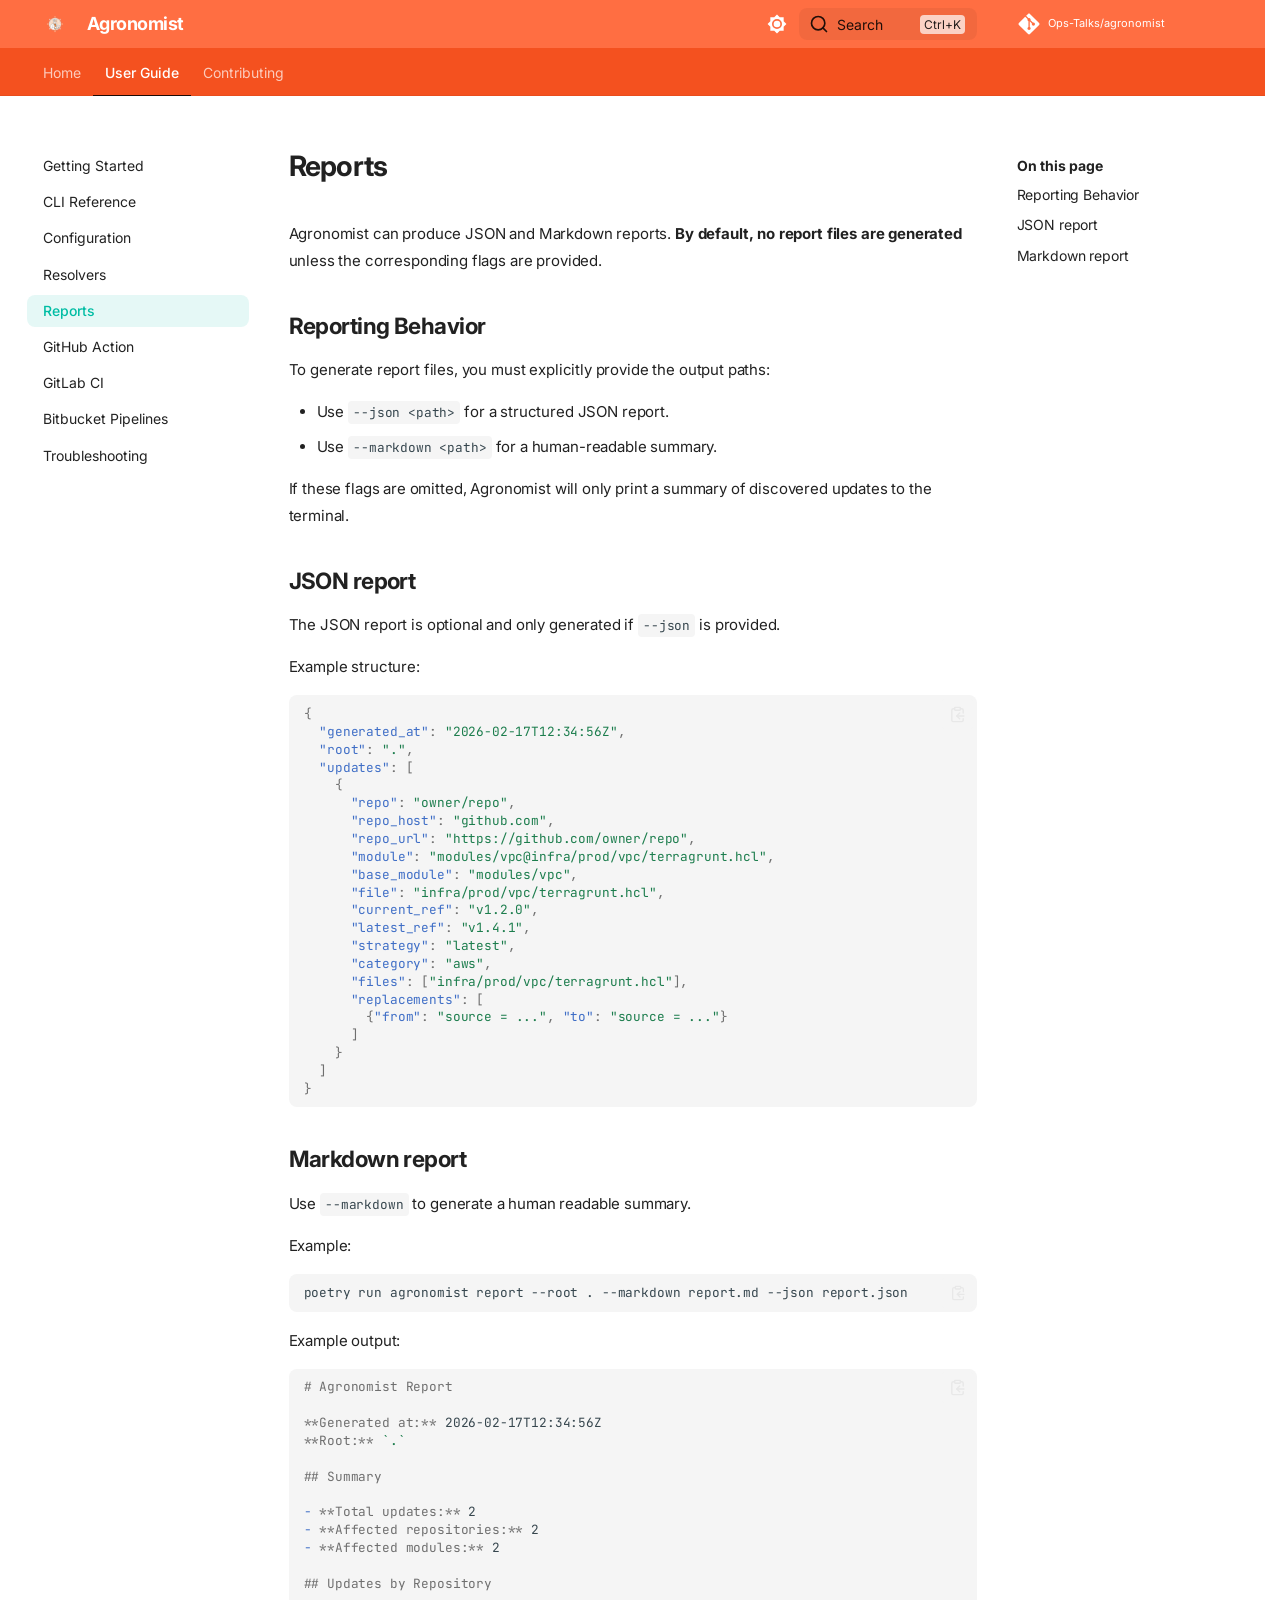
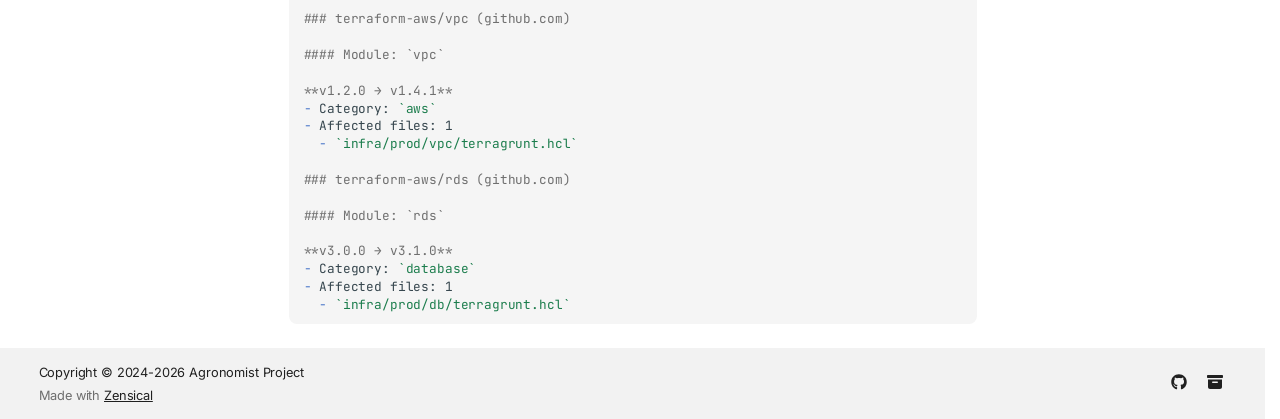
<file: reports/index.html>
<!doctype html>
<html lang="en" class="no-js">
  <head>
    
      <meta charset="utf-8">
      <meta name="viewport" content="width=device-width,initial-scale=1">
      
        <meta name="description" content="Documentation for Agronomist">
      
      
      
        <link rel="canonical" href="https://ops-talks.github.io/agronomist/reports/">
      
      
        <link rel="prev" href="../resolvers/">
      
      
        <link rel="next" href="../github-action/">
      
      
        
      
      
      <link rel="icon" href="../assets/agronomist-logo.svg">
      <meta name="generator" content="zensical-0.0.43">
    
    
      
        <title>Reports - Agronomist</title>
      
    
    
      
        
      
      <link rel="stylesheet" href="../assets/stylesheets/modern/main.fba56155.min.css">
      
        
          
        
        <link rel="stylesheet" href="../assets/stylesheets/modern/palette.dfe2e883.min.css">
      
      


    
    
      
    
    
      
        
        
        <link rel="preconnect" href="https://fonts.gstatic.com" crossorigin>
        <link rel="stylesheet" href="https://fonts.googleapis.com/css?family=Inter:300,300i,400,400i,500,500i,700,700i%7CJetBrains+Mono:400,400i,700,700i&amp;display=fallback">
        <style>:root{--md-text-font:"Inter";--md-code-font:"JetBrains Mono"}</style>
      
    
    
      <link rel="stylesheet" href="../stylesheets/extra.css">
    
    <script>__md_scope=new URL("..",location),__md_scope.pathname.endsWith("/")||(__md_scope=new URL(__md_scope.pathname+"/",location)),__md_hash=e=>[...e].reduce(((e,t)=>(e<<5)-e+t.charCodeAt(0)),0),__md_get=(e,t=localStorage,_=__md_scope)=>JSON.parse(t.getItem(_.pathname+"."+e)),__md_set=(e,t,_=localStorage,a=__md_scope)=>{try{_.setItem(a.pathname+"."+e,JSON.stringify(t))}catch(e){}},document.documentElement.setAttribute("data-platform",navigator.platform)</script>
    
      

    
    
  </head>
  
  
    
    
      
    
    
    
    
    <body dir="ltr" data-md-color-scheme="default" data-md-color-primary="deep-orange" data-md-color-accent="teal">
  
    
    <input class="md-toggle" data-md-toggle="drawer" type="checkbox" id="__drawer" autocomplete="off">
    <input class="md-toggle" data-md-toggle="search" type="checkbox" id="__search" autocomplete="off">
    <label class="md-overlay" for="__drawer" aria-label="Navigation"></label>
    <div data-md-component="skip">
      
        
        <a href="#reports" class="md-skip">
          Skip to content
        </a>
      
    </div>
    <div data-md-component="announce">
      
    </div>
    
    
      

<header class="md-header" data-md-component="header">
  <nav class="md-header__inner md-grid" aria-label="Header">
    <a href="./.." title="Agronomist" class="md-header__button md-logo" aria-label="Agronomist" data-md-component="logo">
      
  <img src="../assets/agronomist-logo.svg" alt="Agronomist">

    </a>
    <label class="md-header__button md-icon" for="__drawer" aria-label="Navigation">
      
      <svg xmlns="http://www.w3.org/2000/svg" fill="none" stroke="currentColor" stroke-linecap="round" stroke-linejoin="round" stroke-width="2" class="lucide lucide-menu" viewBox="0 0 24 24"><path d="M4 5h16M4 12h16M4 19h16"/></svg>
    </label>
    <div class="md-header__title" data-md-component="header-title">
      <div class="md-header__ellipsis">
        <div class="md-header__topic">
          <span class="md-ellipsis">
            Agronomist
          </span>
        </div>
        <div class="md-header__topic" data-md-component="header-topic">
          <span class="md-ellipsis">
            
              Reports
            
          </span>
        </div>
      </div>
    </div>
    
      
        <form class="md-header__option" data-md-component="palette">
  
    
    
    
    <input class="md-option" data-md-color-media="none" data-md-color-scheme="default" data-md-color-primary="deep-orange" data-md-color-accent="teal"  aria-label="Switch to dark mode"  type="radio" name="__palette" id="__palette_0">
    
      <label class="md-header__button md-icon" title="Switch to dark mode" for="__palette_1" hidden>
        <svg xmlns="http://www.w3.org/2000/svg" viewBox="0 0 24 24"><path d="M12 8a4 4 0 0 0-4 4 4 4 0 0 0 4 4 4 4 0 0 0 4-4 4 4 0 0 0-4-4m0 10a6 6 0 0 1-6-6 6 6 0 0 1 6-6 6 6 0 0 1 6 6 6 6 0 0 1-6 6m8-9.31V4h-4.69L12 .69 8.69 4H4v4.69L.69 12 4 15.31V20h4.69L12 23.31 15.31 20H20v-4.69L23.31 12z"/></svg>
      </label>
    
  
    
    
    
    <input class="md-option" data-md-color-media="none" data-md-color-scheme="slate" data-md-color-primary="blue-grey" data-md-color-accent="amber"  aria-label="Switch to light mode"  type="radio" name="__palette" id="__palette_1">
    
      <label class="md-header__button md-icon" title="Switch to light mode" for="__palette_0" hidden>
        <svg xmlns="http://www.w3.org/2000/svg" viewBox="0 0 24 24"><path d="M12 18c-.89 0-1.74-.2-2.5-.55C11.56 16.5 13 14.42 13 12s-1.44-4.5-3.5-5.45C10.26 6.2 11.11 6 12 6a6 6 0 0 1 6 6 6 6 0 0 1-6 6m8-9.31V4h-4.69L12 .69 8.69 4H4v4.69L.69 12 4 15.31V20h4.69L12 23.31 15.31 20H20v-4.69L23.31 12z"/></svg>
      </label>
    
  
</form>
      
    
    
      <script>var palette=__md_get("__palette");if(palette&&palette.color){if("(prefers-color-scheme)"===palette.color.media){var media=matchMedia("(prefers-color-scheme: light)"),input=document.querySelector(media.matches?"[data-md-color-media='(prefers-color-scheme: light)']":"[data-md-color-media='(prefers-color-scheme: dark)']");palette.color.media=input.getAttribute("data-md-color-media"),palette.color.scheme=input.getAttribute("data-md-color-scheme"),palette.color.primary=input.getAttribute("data-md-color-primary"),palette.color.accent=input.getAttribute("data-md-color-accent")}for(var[key,value]of Object.entries(palette.color))document.body.setAttribute("data-md-color-"+key,value)}</script>
    
    
    
      
      
        <label class="md-header__button md-icon" for="__search" aria-label="Search">
          
          <svg xmlns="http://www.w3.org/2000/svg" fill="none" stroke="currentColor" stroke-linecap="round" stroke-linejoin="round" stroke-width="2" class="lucide lucide-search" viewBox="0 0 24 24"><path d="m21 21-4.34-4.34"/><circle cx="11" cy="11" r="8"/></svg>
        </label>
        <div class="md-search" data-md-component="search" role="dialog" aria-label="Search">
  <button type="button" class="md-search__button">
    Search
  </button>
</div>
      
    
    <div class="md-header__source">
      
        <a href="https://github.com/Ops-Talks/agronomist" title="Go to repository" class="md-source" data-md-component="source">
  <div class="md-source__icon md-icon">
    
    <svg xmlns="http://www.w3.org/2000/svg" viewBox="0 0 448 512"><!--! Font Awesome Free 7.2.0 by @fontawesome - https://fontawesome.com License - https://fontawesome.com/license/free (Icons: CC BY 4.0, Fonts: SIL OFL 1.1, Code: MIT License) Copyright 2026 Fonticons, Inc.--><path fill="currentColor" d="M439.6 236.1 244 40.5c-5.4-5.5-12.8-8.5-20.4-8.5s-15 3-20.4 8.4L162.5 81l51.5 51.5c27.1-9.1 52.7 16.8 43.4 43.7l49.7 49.7c34.2-11.8 61.2 31 35.5 56.7-26.5 26.5-70.2-2.9-56-37.3L240.3 199v121.9c25.3 12.5 22.3 41.8 9.1 55-6.4 6.4-15.2 10.1-24.3 10.1s-17.8-3.6-24.3-10.1c-17.6-17.6-11.1-46.9 11.2-56v-123c-20.8-8.5-24.6-30.7-18.6-45L142.6 101 8.5 235.1C3 240.6 0 247.9 0 255.5s3 15 8.5 20.4l195.6 195.7c5.4 5.4 12.7 8.4 20.4 8.4s15-3 20.4-8.4l194.7-194.7c5.4-5.4 8.4-12.8 8.4-20.4s-3-15-8.4-20.4"/></svg>
  </div>
  <div class="md-source__repository">
    Ops-Talks/agronomist
  </div>
</a>
      
    </div>
  </nav>
  
</header>
    
    <div class="md-container" data-md-component="container">
      
      
        
          
            
<nav class="md-tabs" aria-label="Tabs" data-md-component="tabs">
  <div class="md-grid">
    <ul class="md-tabs__list">
      
        
  
  
  
  
    <li class="md-tabs__item">
      <a href="./.." class="md-tabs__link">
        
  
  Home

      </a>
    </li>
  

      
        
  
  
  
    
  
  
    
      
    
    
    
      <li class="md-tabs__item md-tabs__item--active">
        <a href="../getting-started/" class="md-tabs__link">
          
  
  User Guide

        </a>
      </li>
    
  

      
        
  
  
  
  
    
      
    
    
    
      <li class="md-tabs__item">
        <a href="../architecture/" class="md-tabs__link">
          
  
  Contributing

        </a>
      </li>
    
  

      
    </ul>
  </div>
</nav>
          
        
      
      <main class="md-main" data-md-component="main">
        <div class="md-main__inner md-grid">
          
            
              
              <div class="md-sidebar md-sidebar--primary" data-md-component="sidebar" data-md-type="navigation" >
                <div class="md-sidebar__scrollwrap">
                  <div class="md-sidebar__inner">
                    


  


<nav class="md-nav md-nav--primary md-nav--lifted" aria-label="Navigation" data-md-level="0">
  <label class="md-nav__title" for="__drawer">
    <a href="./.." title="Agronomist" class="md-nav__button md-logo" aria-label="Agronomist" data-md-component="logo">
      
  <img src="../assets/agronomist-logo.svg" alt="Agronomist">

    </a>
    Agronomist
  </label>
  
    <div class="md-nav__source">
      <a href="https://github.com/Ops-Talks/agronomist" title="Go to repository" class="md-source" data-md-component="source">
  <div class="md-source__icon md-icon">
    
    <svg xmlns="http://www.w3.org/2000/svg" viewBox="0 0 448 512"><!--! Font Awesome Free 7.2.0 by @fontawesome - https://fontawesome.com License - https://fontawesome.com/license/free (Icons: CC BY 4.0, Fonts: SIL OFL 1.1, Code: MIT License) Copyright 2026 Fonticons, Inc.--><path fill="currentColor" d="M439.6 236.1 244 40.5c-5.4-5.5-12.8-8.5-20.4-8.5s-15 3-20.4 8.4L162.5 81l51.5 51.5c27.1-9.1 52.7 16.8 43.4 43.7l49.7 49.7c34.2-11.8 61.2 31 35.5 56.7-26.5 26.5-70.2-2.9-56-37.3L240.3 199v121.9c25.3 12.5 22.3 41.8 9.1 55-6.4 6.4-15.2 10.1-24.3 10.1s-17.8-3.6-24.3-10.1c-17.6-17.6-11.1-46.9 11.2-56v-123c-20.8-8.5-24.6-30.7-18.6-45L142.6 101 8.5 235.1C3 240.6 0 247.9 0 255.5s3 15 8.5 20.4l195.6 195.7c5.4 5.4 12.7 8.4 20.4 8.4s15-3 20.4-8.4l194.7-194.7c5.4-5.4 8.4-12.8 8.4-20.4s-3-15-8.4-20.4"/></svg>
  </div>
  <div class="md-source__repository">
    Ops-Talks/agronomist
  </div>
</a>
    </div>
  
  <ul class="md-nav__list" data-md-scrollfix>
    
      
      
  
  
  
  
    <li class="md-nav__item">
      <a href="./.." class="md-nav__link">
        
  
  
  <span class="md-ellipsis">
    
  
  Home

    
  </span>
  
  

      </a>
    </li>
  

    
      
      
  
  
    
  
  
  
    
    
    
    
      
        
        
      
      
    
    
    <li class="md-nav__item md-nav__item--active md-nav__item--section md-nav__item--nested">
      
        
        
        <input class="md-nav__toggle md-toggle " type="checkbox" id="__nav_2" checked>
        
          
          <label class="md-nav__link" for="__nav_2" id="__nav_2_label" tabindex="">
            
  
  
  <span class="md-ellipsis">
    
  
  User Guide

    
  </span>
  
  

            <span class="md-nav__icon md-icon"></span>
          </label>
        
        <nav class="md-nav" data-md-level="1" aria-labelledby="__nav_2_label" aria-expanded="true">
          <label class="md-nav__title" for="__nav_2">
            <span class="md-nav__icon md-icon"></span>
            
  
  User Guide

          </label>
          <ul class="md-nav__list" data-md-scrollfix>
            
              
                
  
  
  
  
    <li class="md-nav__item">
      <a href="../getting-started/" class="md-nav__link">
        
  
  
  <span class="md-ellipsis">
    
  
  Getting Started

    
  </span>
  
  

      </a>
    </li>
  

              
            
              
                
  
  
  
  
    <li class="md-nav__item">
      <a href="../cli/" class="md-nav__link">
        
  
  
  <span class="md-ellipsis">
    
  
  CLI Reference

    
  </span>
  
  

      </a>
    </li>
  

              
            
              
                
  
  
  
  
    <li class="md-nav__item">
      <a href="../configuration/" class="md-nav__link">
        
  
  
  <span class="md-ellipsis">
    
  
  Configuration

    
  </span>
  
  

      </a>
    </li>
  

              
            
              
                
  
  
  
  
    <li class="md-nav__item">
      <a href="../resolvers/" class="md-nav__link">
        
  
  
  <span class="md-ellipsis">
    
  
  Resolvers

    
  </span>
  
  

      </a>
    </li>
  

              
            
              
                
  
  
    
  
  
  
    <li class="md-nav__item md-nav__item--active">
      
      
      
      
        
      
      
        <label class="md-nav__link md-nav__link--active" for="__toc">
          
  
  
  <span class="md-ellipsis">
    
  
  Reports

    
  </span>
  
  

          <span class="md-nav__icon md-icon"></span>
        </label>
      
      <a href="././" class="md-nav__link md-nav__link--active">
        
  
  
  <span class="md-ellipsis">
    
  
  Reports

    
  </span>
  
  

      </a>
      
        


<nav class="md-nav md-nav--secondary" aria-label="On this page">
  
  
  
    
  
  
    <label class="md-nav__title" for="__toc">
      <span class="md-nav__icon md-icon"></span>
      On this page
    </label>
    <ul class="md-nav__list" data-md-component="toc" data-md-scrollfix>
      
        <li class="md-nav__item">
  <a href="#reporting-behavior" class="md-nav__link">
    <span class="md-ellipsis">
      <span class="md-typeset">
        Reporting Behavior
      </span>
    </span>
  </a>
  
</li>
      
        <li class="md-nav__item">
  <a href="#json-report" class="md-nav__link">
    <span class="md-ellipsis">
      <span class="md-typeset">
        JSON report
      </span>
    </span>
  </a>
  
</li>
      
        <li class="md-nav__item">
  <a href="#markdown-report" class="md-nav__link">
    <span class="md-ellipsis">
      <span class="md-typeset">
        Markdown report
      </span>
    </span>
  </a>
  
</li>
      
    </ul>
  
</nav>
      
    </li>
  

              
            
              
                
  
  
  
  
    <li class="md-nav__item">
      <a href="../github-action/" class="md-nav__link">
        
  
  
  <span class="md-ellipsis">
    
  
  GitHub Action

    
  </span>
  
  

      </a>
    </li>
  

              
            
              
                
  
  
  
  
    <li class="md-nav__item">
      <a href="../gitlab-ci/" class="md-nav__link">
        
  
  
  <span class="md-ellipsis">
    
  
  GitLab CI

    
  </span>
  
  

      </a>
    </li>
  

              
            
              
                
  
  
  
  
    <li class="md-nav__item">
      <a href="../bitbucket-pipelines/" class="md-nav__link">
        
  
  
  <span class="md-ellipsis">
    
  
  Bitbucket Pipelines

    
  </span>
  
  

      </a>
    </li>
  

              
            
              
                
  
  
  
  
    <li class="md-nav__item">
      <a href="../troubleshooting/" class="md-nav__link">
        
  
  
  <span class="md-ellipsis">
    
  
  Troubleshooting

    
  </span>
  
  

      </a>
    </li>
  

              
            
          </ul>
        </nav>
      
    </li>
  

    
      
      
  
  
  
  
    
    
    
    
      
      
    
    
    <li class="md-nav__item md-nav__item--nested">
      
        
        
        <input class="md-nav__toggle md-toggle " type="checkbox" id="__nav_3" >
        
          
          <label class="md-nav__link" for="__nav_3" id="__nav_3_label" tabindex="0">
            
  
  
  <span class="md-ellipsis">
    
  
  Contributing

    
  </span>
  
  

            <span class="md-nav__icon md-icon"></span>
          </label>
        
        <nav class="md-nav" data-md-level="1" aria-labelledby="__nav_3_label" aria-expanded="false">
          <label class="md-nav__title" for="__nav_3">
            <span class="md-nav__icon md-icon"></span>
            
  
  Contributing

          </label>
          <ul class="md-nav__list" data-md-scrollfix>
            
              
                
  
  
  
  
    <li class="md-nav__item">
      <a href="../architecture/" class="md-nav__link">
        
  
  
  <span class="md-ellipsis">
    
  
  Architecture

    
  </span>
  
  

      </a>
    </li>
  

              
            
              
                
  
  
  
  
    <li class="md-nav__item">
      <a href="../development/" class="md-nav__link">
        
  
  
  <span class="md-ellipsis">
    
  
  Development

    
  </span>
  
  

      </a>
    </li>
  

              
            
              
                
  
  
  
  
    <li class="md-nav__item">
      <a href="../testing/" class="md-nav__link">
        
  
  
  <span class="md-ellipsis">
    
  
  Testing

    
  </span>
  
  

      </a>
    </li>
  

              
            
              
                
  
  
  
  
    <li class="md-nav__item">
      <a href="../api/" class="md-nav__link">
        
  
  
  <span class="md-ellipsis">
    
  
  API Reference

    
  </span>
  
  

      </a>
    </li>
  

              
            
          </ul>
        </nav>
      
    </li>
  

    
  </ul>
</nav>
                  </div>
                </div>
              </div>
            
            
              
              <div class="md-sidebar md-sidebar--secondary" data-md-component="sidebar" data-md-type="toc" >
                <div class="md-sidebar__scrollwrap">
                  
                    
                    
                    
                      
                    
                    
                      <input class="md-nav__toggle md-toggle" type="checkbox" id="__toc">
                      <div class="md-sidebar-button__wrapper">
                        <label class="md-sidebar-button" for="__toc"></label>
                      </div>
                    
                  
                  <div class="md-sidebar__inner">
                    


<nav class="md-nav md-nav--secondary" aria-label="On this page">
  
  
  
    
  
  
    <label class="md-nav__title" for="__toc">
      <span class="md-nav__icon md-icon"></span>
      On this page
    </label>
    <ul class="md-nav__list" data-md-component="toc" data-md-scrollfix>
      
        <li class="md-nav__item">
  <a href="#reporting-behavior" class="md-nav__link">
    <span class="md-ellipsis">
      <span class="md-typeset">
        Reporting Behavior
      </span>
    </span>
  </a>
  
</li>
      
        <li class="md-nav__item">
  <a href="#json-report" class="md-nav__link">
    <span class="md-ellipsis">
      <span class="md-typeset">
        JSON report
      </span>
    </span>
  </a>
  
</li>
      
        <li class="md-nav__item">
  <a href="#markdown-report" class="md-nav__link">
    <span class="md-ellipsis">
      <span class="md-typeset">
        Markdown report
      </span>
    </span>
  </a>
  
</li>
      
    </ul>
  
</nav>
                  </div>
                </div>
              </div>
            
          
          
            <div class="md-content" data-md-component="content">
              
              <article class="md-content__inner md-typeset">
                
                  
  
  


<h1 id="reports">Reports<a class="headerlink" href="#reports" title="Permanent link">&para;</a></h1>
<p>Agronomist can produce JSON and Markdown reports. <strong>By default, no report files are generated</strong> unless the corresponding flags are provided.</p>
<h2 id="reporting-behavior">Reporting Behavior<a class="headerlink" href="#reporting-behavior" title="Permanent link">&para;</a></h2>
<p>To generate report files, you must explicitly provide the output paths:</p>
<ul>
<li>Use <code>--json &lt;path&gt;</code> for a structured JSON report.</li>
<li>Use <code>--markdown &lt;path&gt;</code> for a human-readable summary.</li>
</ul>
<p>If these flags are omitted, Agronomist will only print a summary of discovered updates to the terminal.</p>
<h2 id="json-report">JSON report<a class="headerlink" href="#json-report" title="Permanent link">&para;</a></h2>
<p>The JSON report is optional and only generated if <code>--json</code> is provided.</p>
<p>Example structure:</p>
<div class="language-json highlight"><pre><span></span><code><span id="__span-0-1"><a id="__codelineno-0-1" name="__codelineno-0-1" href="#__codelineno-0-1"></a><span class="p">{</span>
</span><span id="__span-0-2"><a id="__codelineno-0-2" name="__codelineno-0-2" href="#__codelineno-0-2"></a><span class="w">  </span><span class="nt">&quot;generated_at&quot;</span><span class="p">:</span><span class="w"> </span><span class="s2">&quot;2026-02-17T12:34:56Z&quot;</span><span class="p">,</span>
</span><span id="__span-0-3"><a id="__codelineno-0-3" name="__codelineno-0-3" href="#__codelineno-0-3"></a><span class="w">  </span><span class="nt">&quot;root&quot;</span><span class="p">:</span><span class="w"> </span><span class="s2">&quot;.&quot;</span><span class="p">,</span>
</span><span id="__span-0-4"><a id="__codelineno-0-4" name="__codelineno-0-4" href="#__codelineno-0-4"></a><span class="w">  </span><span class="nt">&quot;updates&quot;</span><span class="p">:</span><span class="w"> </span><span class="p">[</span>
</span><span id="__span-0-5"><a id="__codelineno-0-5" name="__codelineno-0-5" href="#__codelineno-0-5"></a><span class="w">    </span><span class="p">{</span>
</span><span id="__span-0-6"><a id="__codelineno-0-6" name="__codelineno-0-6" href="#__codelineno-0-6"></a><span class="w">      </span><span class="nt">&quot;repo&quot;</span><span class="p">:</span><span class="w"> </span><span class="s2">&quot;owner/repo&quot;</span><span class="p">,</span>
</span><span id="__span-0-7"><a id="__codelineno-0-7" name="__codelineno-0-7" href="#__codelineno-0-7"></a><span class="w">      </span><span class="nt">&quot;repo_host&quot;</span><span class="p">:</span><span class="w"> </span><span class="s2">&quot;github.com&quot;</span><span class="p">,</span>
</span><span id="__span-0-8"><a id="__codelineno-0-8" name="__codelineno-0-8" href="#__codelineno-0-8"></a><span class="w">      </span><span class="nt">&quot;repo_url&quot;</span><span class="p">:</span><span class="w"> </span><span class="s2">&quot;https://github.com/owner/repo&quot;</span><span class="p">,</span>
</span><span id="__span-0-9"><a id="__codelineno-0-9" name="__codelineno-0-9" href="#__codelineno-0-9"></a><span class="w">      </span><span class="nt">&quot;module&quot;</span><span class="p">:</span><span class="w"> </span><span class="s2">&quot;modules/vpc@infra/prod/vpc/terragrunt.hcl&quot;</span><span class="p">,</span>
</span><span id="__span-0-10"><a id="__codelineno-0-10" name="__codelineno-0-10" href="#__codelineno-0-10"></a><span class="w">      </span><span class="nt">&quot;base_module&quot;</span><span class="p">:</span><span class="w"> </span><span class="s2">&quot;modules/vpc&quot;</span><span class="p">,</span>
</span><span id="__span-0-11"><a id="__codelineno-0-11" name="__codelineno-0-11" href="#__codelineno-0-11"></a><span class="w">      </span><span class="nt">&quot;file&quot;</span><span class="p">:</span><span class="w"> </span><span class="s2">&quot;infra/prod/vpc/terragrunt.hcl&quot;</span><span class="p">,</span>
</span><span id="__span-0-12"><a id="__codelineno-0-12" name="__codelineno-0-12" href="#__codelineno-0-12"></a><span class="w">      </span><span class="nt">&quot;current_ref&quot;</span><span class="p">:</span><span class="w"> </span><span class="s2">&quot;v1.2.0&quot;</span><span class="p">,</span>
</span><span id="__span-0-13"><a id="__codelineno-0-13" name="__codelineno-0-13" href="#__codelineno-0-13"></a><span class="w">      </span><span class="nt">&quot;latest_ref&quot;</span><span class="p">:</span><span class="w"> </span><span class="s2">&quot;v1.4.1&quot;</span><span class="p">,</span>
</span><span id="__span-0-14"><a id="__codelineno-0-14" name="__codelineno-0-14" href="#__codelineno-0-14"></a><span class="w">      </span><span class="nt">&quot;strategy&quot;</span><span class="p">:</span><span class="w"> </span><span class="s2">&quot;latest&quot;</span><span class="p">,</span>
</span><span id="__span-0-15"><a id="__codelineno-0-15" name="__codelineno-0-15" href="#__codelineno-0-15"></a><span class="w">      </span><span class="nt">&quot;category&quot;</span><span class="p">:</span><span class="w"> </span><span class="s2">&quot;aws&quot;</span><span class="p">,</span>
</span><span id="__span-0-16"><a id="__codelineno-0-16" name="__codelineno-0-16" href="#__codelineno-0-16"></a><span class="w">      </span><span class="nt">&quot;files&quot;</span><span class="p">:</span><span class="w"> </span><span class="p">[</span><span class="s2">&quot;infra/prod/vpc/terragrunt.hcl&quot;</span><span class="p">],</span>
</span><span id="__span-0-17"><a id="__codelineno-0-17" name="__codelineno-0-17" href="#__codelineno-0-17"></a><span class="w">      </span><span class="nt">&quot;replacements&quot;</span><span class="p">:</span><span class="w"> </span><span class="p">[</span>
</span><span id="__span-0-18"><a id="__codelineno-0-18" name="__codelineno-0-18" href="#__codelineno-0-18"></a><span class="w">        </span><span class="p">{</span><span class="nt">&quot;from&quot;</span><span class="p">:</span><span class="w"> </span><span class="s2">&quot;source = ...&quot;</span><span class="p">,</span><span class="w"> </span><span class="nt">&quot;to&quot;</span><span class="p">:</span><span class="w"> </span><span class="s2">&quot;source = ...&quot;</span><span class="p">}</span>
</span><span id="__span-0-19"><a id="__codelineno-0-19" name="__codelineno-0-19" href="#__codelineno-0-19"></a><span class="w">      </span><span class="p">]</span>
</span><span id="__span-0-20"><a id="__codelineno-0-20" name="__codelineno-0-20" href="#__codelineno-0-20"></a><span class="w">    </span><span class="p">}</span>
</span><span id="__span-0-21"><a id="__codelineno-0-21" name="__codelineno-0-21" href="#__codelineno-0-21"></a><span class="w">  </span><span class="p">]</span>
</span><span id="__span-0-22"><a id="__codelineno-0-22" name="__codelineno-0-22" href="#__codelineno-0-22"></a><span class="p">}</span>
</span></code></pre></div>
<h2 id="markdown-report">Markdown report<a class="headerlink" href="#markdown-report" title="Permanent link">&para;</a></h2>
<p>Use <code>--markdown</code> to generate a human readable summary.</p>
<p>Example:</p>
<div class="language-sh highlight"><pre><span></span><code><span id="__span-1-1"><a id="__codelineno-1-1" name="__codelineno-1-1" href="#__codelineno-1-1"></a>poetry<span class="w"> </span>run<span class="w"> </span>agronomist<span class="w"> </span>report<span class="w"> </span>--root<span class="w"> </span>.<span class="w"> </span>--markdown<span class="w"> </span>report.md<span class="w"> </span>--json<span class="w"> </span>report.json
</span></code></pre></div>
<p>Example output:</p>
<div class="language-markdown highlight"><pre><span></span><code><span id="__span-2-1"><a id="__codelineno-2-1" name="__codelineno-2-1" href="#__codelineno-2-1"></a><span class="gh"># Agronomist Report</span>
</span><span id="__span-2-2"><a id="__codelineno-2-2" name="__codelineno-2-2" href="#__codelineno-2-2"></a>
</span><span id="__span-2-3"><a id="__codelineno-2-3" name="__codelineno-2-3" href="#__codelineno-2-3"></a><span class="gs">**Generated at:**</span> 2026-02-17T12:34:56Z
</span><span id="__span-2-4"><a id="__codelineno-2-4" name="__codelineno-2-4" href="#__codelineno-2-4"></a><span class="gs">**Root:**</span> <span class="sb">`.`</span>
</span><span id="__span-2-5"><a id="__codelineno-2-5" name="__codelineno-2-5" href="#__codelineno-2-5"></a>
</span><span id="__span-2-6"><a id="__codelineno-2-6" name="__codelineno-2-6" href="#__codelineno-2-6"></a><span class="gu">## Summary</span>
</span><span id="__span-2-7"><a id="__codelineno-2-7" name="__codelineno-2-7" href="#__codelineno-2-7"></a>
</span><span id="__span-2-8"><a id="__codelineno-2-8" name="__codelineno-2-8" href="#__codelineno-2-8"></a><span class="k">-</span><span class="w"> </span><span class="gs">**Total updates:**</span> 2
</span><span id="__span-2-9"><a id="__codelineno-2-9" name="__codelineno-2-9" href="#__codelineno-2-9"></a><span class="k">-</span><span class="w"> </span><span class="gs">**Affected repositories:**</span> 2
</span><span id="__span-2-10"><a id="__codelineno-2-10" name="__codelineno-2-10" href="#__codelineno-2-10"></a><span class="k">-</span><span class="w"> </span><span class="gs">**Affected modules:**</span> 2
</span><span id="__span-2-11"><a id="__codelineno-2-11" name="__codelineno-2-11" href="#__codelineno-2-11"></a>
</span><span id="__span-2-12"><a id="__codelineno-2-12" name="__codelineno-2-12" href="#__codelineno-2-12"></a><span class="gu">## Updates by Repository</span>
</span><span id="__span-2-13"><a id="__codelineno-2-13" name="__codelineno-2-13" href="#__codelineno-2-13"></a>
</span><span id="__span-2-14"><a id="__codelineno-2-14" name="__codelineno-2-14" href="#__codelineno-2-14"></a><span class="gu">### terraform-aws/vpc (github.com)</span>
</span><span id="__span-2-15"><a id="__codelineno-2-15" name="__codelineno-2-15" href="#__codelineno-2-15"></a>
</span><span id="__span-2-16"><a id="__codelineno-2-16" name="__codelineno-2-16" href="#__codelineno-2-16"></a><span class="gu">#### Module: `vpc`</span>
</span><span id="__span-2-17"><a id="__codelineno-2-17" name="__codelineno-2-17" href="#__codelineno-2-17"></a>
</span><span id="__span-2-18"><a id="__codelineno-2-18" name="__codelineno-2-18" href="#__codelineno-2-18"></a><span class="gs">**v1.2.0 → v1.4.1**</span>
</span><span id="__span-2-19"><a id="__codelineno-2-19" name="__codelineno-2-19" href="#__codelineno-2-19"></a><span class="k">-</span><span class="w"> </span>Category: <span class="sb">`aws`</span>
</span><span id="__span-2-20"><a id="__codelineno-2-20" name="__codelineno-2-20" href="#__codelineno-2-20"></a><span class="k">-</span><span class="w"> </span>Affected files: 1
</span><span id="__span-2-21"><a id="__codelineno-2-21" name="__codelineno-2-21" href="#__codelineno-2-21"></a><span class="w">  </span><span class="k">-</span><span class="w"> </span><span class="sb">`infra/prod/vpc/terragrunt.hcl`</span>
</span><span id="__span-2-22"><a id="__codelineno-2-22" name="__codelineno-2-22" href="#__codelineno-2-22"></a>
</span><span id="__span-2-23"><a id="__codelineno-2-23" name="__codelineno-2-23" href="#__codelineno-2-23"></a><span class="gu">### terraform-aws/rds (github.com)</span>
</span><span id="__span-2-24"><a id="__codelineno-2-24" name="__codelineno-2-24" href="#__codelineno-2-24"></a>
</span><span id="__span-2-25"><a id="__codelineno-2-25" name="__codelineno-2-25" href="#__codelineno-2-25"></a><span class="gu">#### Module: `rds`</span>
</span><span id="__span-2-26"><a id="__codelineno-2-26" name="__codelineno-2-26" href="#__codelineno-2-26"></a>
</span><span id="__span-2-27"><a id="__codelineno-2-27" name="__codelineno-2-27" href="#__codelineno-2-27"></a><span class="gs">**v3.0.0 → v3.1.0**</span>
</span><span id="__span-2-28"><a id="__codelineno-2-28" name="__codelineno-2-28" href="#__codelineno-2-28"></a><span class="k">-</span><span class="w"> </span>Category: <span class="sb">`database`</span>
</span><span id="__span-2-29"><a id="__codelineno-2-29" name="__codelineno-2-29" href="#__codelineno-2-29"></a><span class="k">-</span><span class="w"> </span>Affected files: 1
</span><span id="__span-2-30"><a id="__codelineno-2-30" name="__codelineno-2-30" href="#__codelineno-2-30"></a><span class="w">  </span><span class="k">-</span><span class="w"> </span><span class="sb">`infra/prod/db/terragrunt.hcl`</span>
</span></code></pre></div>














                
              </article>
            </div>
          
          
<script>var target=document.getElementById(location.hash.slice(1));target&&target.name&&(target.checked=target.name.startsWith("__tabbed_"))</script>
        </div>
        
          <button type="button" class="md-top md-icon" data-md-component="top" hidden>
  
  <svg xmlns="http://www.w3.org/2000/svg" fill="none" stroke="currentColor" stroke-linecap="round" stroke-linejoin="round" stroke-width="2" class="lucide lucide-circle-arrow-up" viewBox="0 0 24 24"><circle cx="12" cy="12" r="10"/><path d="m16 12-4-4-4 4M12 16V8"/></svg>
  Back to top
</button>
        
      </main>
      
        <footer class="md-footer">
  
  <div class="md-footer-meta md-typeset">
    <div class="md-footer-meta__inner md-grid">
      <div class="md-copyright">
  
    <div class="md-copyright__highlight">
      Copyright &copy; 2024-2026 Agronomist Project
    </div>
  
  
    Made with
    <a href="https://zensical.org/" target="_blank" rel="noopener">
      Zensical
    </a>
  
</div>
      
        
<div class="md-social">
  
    
    
    
    
    <a href="https://github.com/Ops-Talks/agronomist" target="_blank" rel="noopener" title="GitHub Ops-Talks&#x2f;agronomist" class="md-social__link">
      <svg xmlns="http://www.w3.org/2000/svg" viewBox="0 0 512 512"><!--! Font Awesome Free 7.2.0 by @fontawesome - https://fontawesome.com License - https://fontawesome.com/license/free (Icons: CC BY 4.0, Fonts: SIL OFL 1.1, Code: MIT License) Copyright 2026 Fonticons, Inc.--><path fill="currentColor" d="M173.9 397.4c0 2-2.3 3.6-5.2 3.6-3.3.3-5.6-1.3-5.6-3.6 0-2 2.3-3.6 5.2-3.6 3-.3 5.6 1.3 5.6 3.6m-31.1-4.5c-.7 2 1.3 4.3 4.3 4.9 2.6 1 5.6 0 6.2-2s-1.3-4.3-4.3-5.2c-2.6-.7-5.5.3-6.2 2.3m44.2-1.7c-2.9.7-4.9 2.6-4.6 4.9.3 2 2.9 3.3 5.9 2.6 2.9-.7 4.9-2.6 4.6-4.6-.3-1.9-3-3.2-5.9-2.9M252.8 8C114.1 8 8 113.3 8 252c0 110.9 69.8 205.8 169.5 239.2 12.8 2.3 17.3-5.6 17.3-12.1 0-6.2-.3-40.4-.3-61.4 0 0-70 15-84.7-29.8 0 0-11.4-29.1-27.8-36.6 0 0-22.9-15.7 1.6-15.4 0 0 24.9 2 38.6 25.8 21.9 38.6 58.6 27.5 72.9 20.9 2.3-16 8.8-27.1 16-33.7-55.9-6.2-112.3-14.3-112.3-110.5 0-27.5 7.6-41.3 23.6-58.9-2.6-6.5-11.1-33.3 2.6-67.9 20.9-6.5 69 27 69 27 20-5.6 41.5-8.5 62.8-8.5s42.8 2.9 62.8 8.5c0 0 48.1-33.6 69-27 13.7 34.7 5.2 61.4 2.6 67.9 16 17.7 25.8 31.5 25.8 58.9 0 96.5-58.9 104.2-114.8 110.5 9.2 7.9 17 22.9 17 46.4 0 33.7-.3 75.4-.3 83.6 0 6.5 4.6 14.4 17.3 12.1C436.2 457.8 504 362.9 504 252 504 113.3 391.5 8 252.8 8M105.2 352.9c-1.3 1-1 3.3.7 5.2 1.6 1.6 3.9 2.3 5.2 1 1.3-1 1-3.3-.7-5.2-1.6-1.6-3.9-2.3-5.2-1m-10.8-8.1c-.7 1.3.3 2.9 2.3 3.9 1.6 1 3.6.7 4.3-.7.7-1.3-.3-2.9-2.3-3.9-2-.6-3.6-.3-4.3.7m32.4 35.6c-1.6 1.3-1 4.3 1.3 6.2 2.3 2.3 5.2 2.6 6.5 1 1.3-1.3.7-4.3-1.3-6.2-2.2-2.3-5.2-2.6-6.5-1m-11.4-14.7c-1.6 1-1.6 3.6 0 5.9s4.3 3.3 5.6 2.3c1.6-1.3 1.6-3.9 0-6.2-1.4-2.3-4-3.3-5.6-2"/></svg>
    </a>
  
    
    
    
    
    <a href="https://github.com/Ops-Talks" target="_blank" rel="noopener" title="Ops-Talks Projects" class="md-social__link">
      <svg xmlns="http://www.w3.org/2000/svg" viewBox="0 0 512 512"><!--! Font Awesome Free 7.2.0 by @fontawesome - https://fontawesome.com License - https://fontawesome.com/license/free (Icons: CC BY 4.0, Fonts: SIL OFL 1.1, Code: MIT License) Copyright 2026 Fonticons, Inc.--><path fill="currentColor" d="M0 64c0-17.7 14.3-32 32-32h448c17.7 0 32 14.3 32 32v32c0 17.7-14.3 32-32 32H32c-17.7 0-32-14.3-32-32zm32 112h448v240c0 35.3-28.7 64-64 64H96c-35.3 0-64-28.7-64-64zm152 64c-13.3 0-24 10.7-24 24s10.7 24 24 24h144c13.3 0 24-10.7 24-24s-10.7-24-24-24z"/></svg>
    </a>
  
</div>
      
    </div>
  </div>
</footer>
      
    </div>
    <div class="md-dialog" data-md-component="dialog">
      <div class="md-dialog__inner md-typeset"></div>
    </div>
    
    
    
      
      
      <script id="__config" type="application/json">{"annotate":null,"base":"..","features":["navigation.tabs","navigation.top","content.code.copy"],"search":"../assets/javascripts/workers/search.e2d2d235.min.js","tags":null,"translations":{"clipboard.copied":"Copied to clipboard","clipboard.copy":"Copy to clipboard","search.result.more.one":"1 more on this page","search.result.more.other":"# more on this page","search.result.none":"No matching documents","search.result.one":"1 matching document","search.result.other":"# matching documents","search.result.placeholder":"Type to start searching","search.result.term.missing":"Missing","select.version":"Select version"},"version":null}</script>
    
    
      <script src="../assets/javascripts/bundle.6e5f0216.min.js"></script>
      
    
  </body>
</html>
</file>
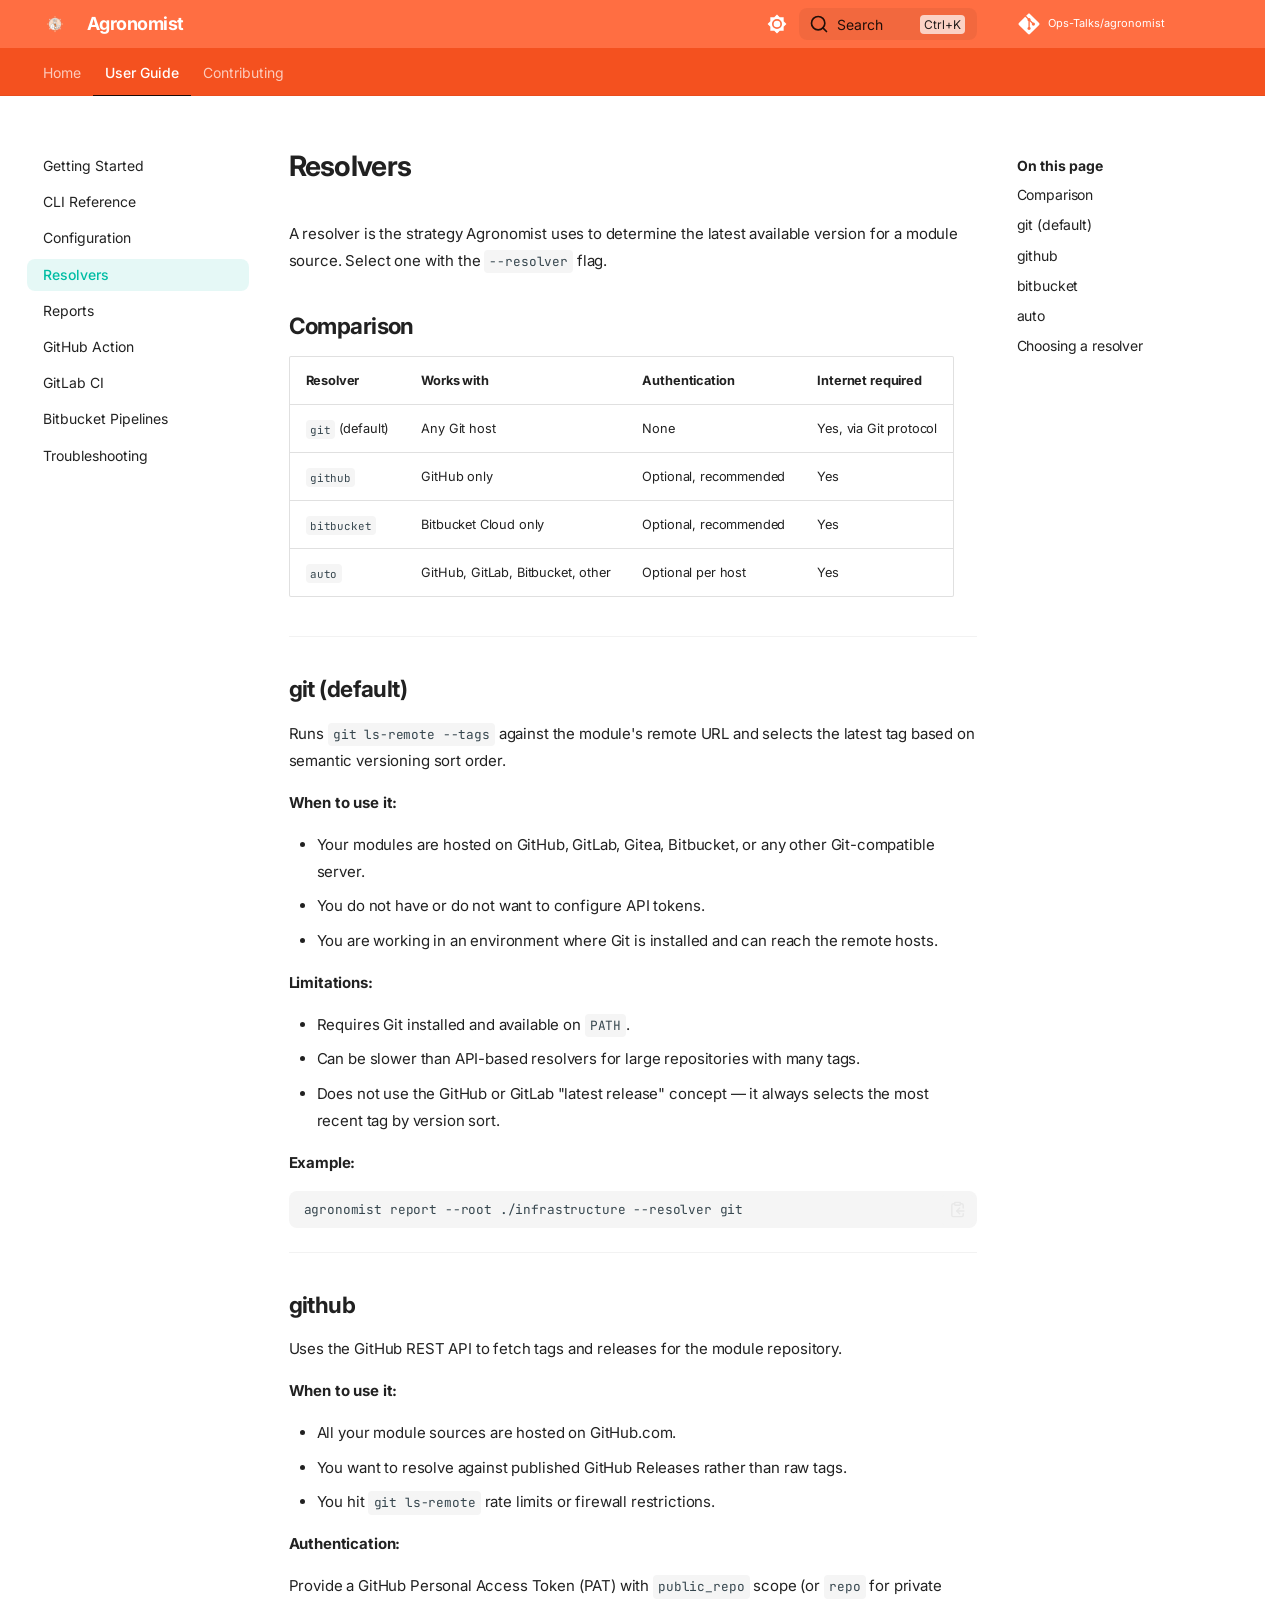
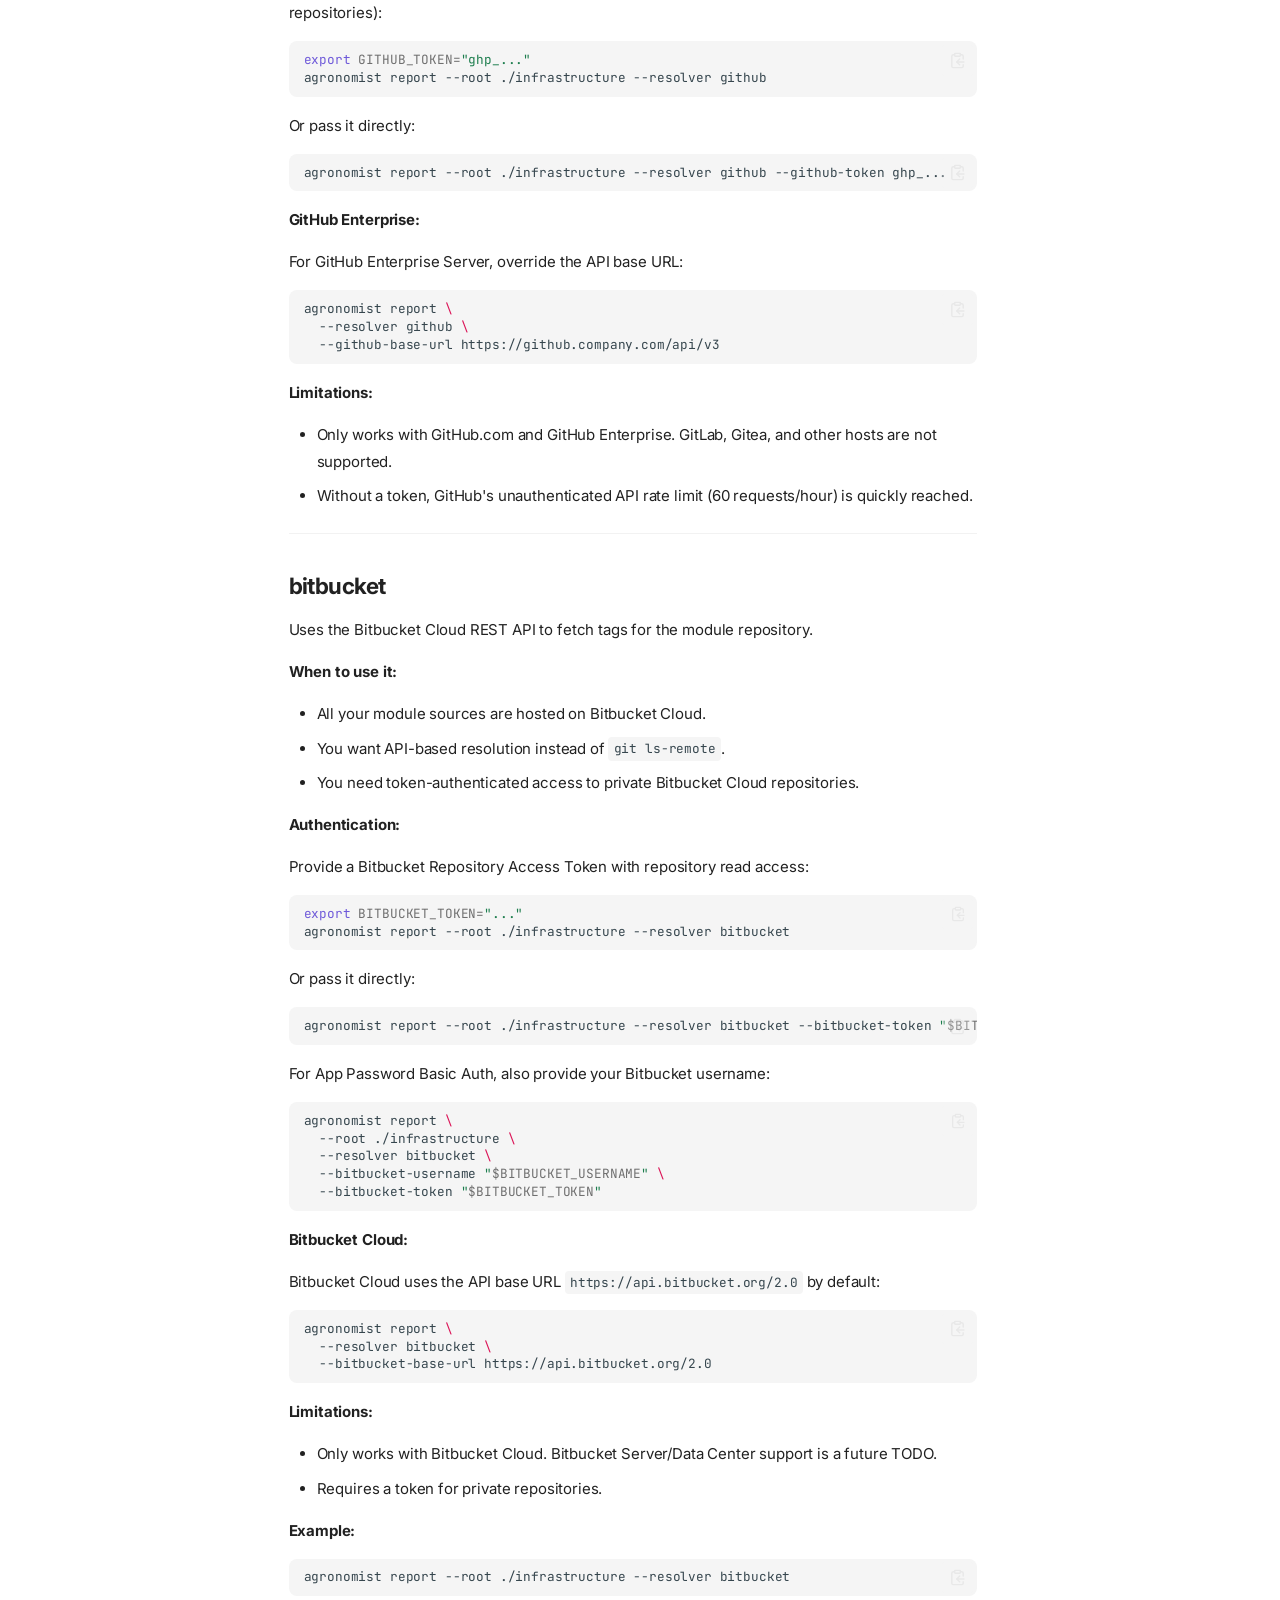
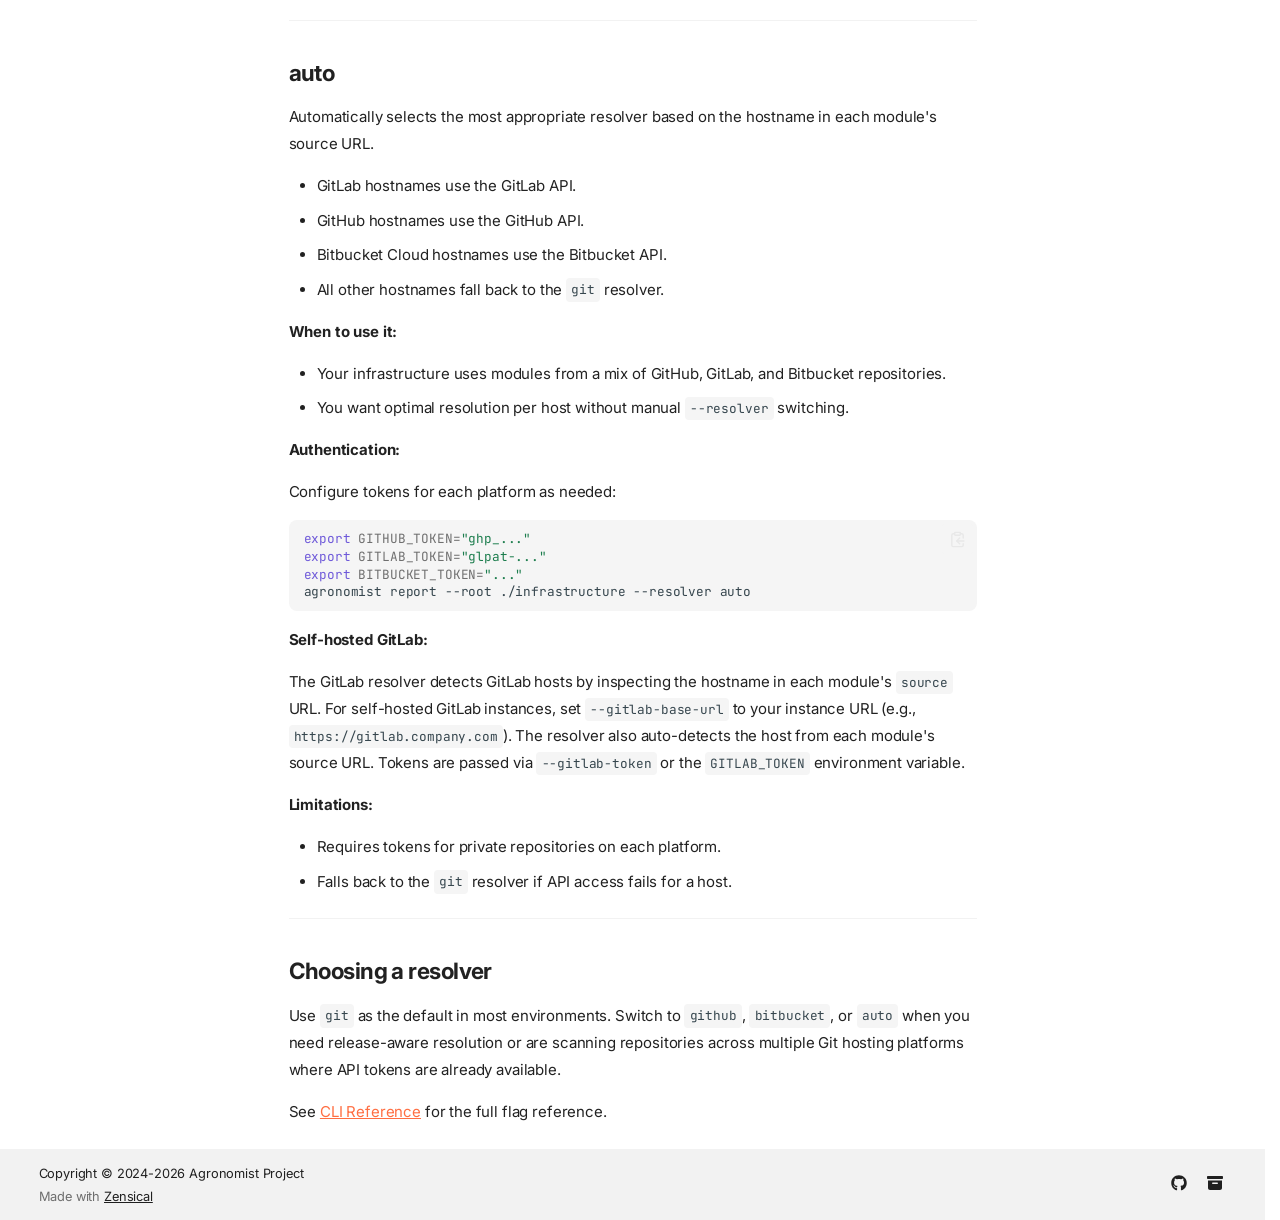
<file: resolvers/index.html>
<!doctype html>
<html lang="en" class="no-js">
  <head>
    
      <meta charset="utf-8">
      <meta name="viewport" content="width=device-width,initial-scale=1">
      
        <meta name="description" content="Documentation for Agronomist">
      
      
      
        <link rel="canonical" href="https://ops-talks.github.io/agronomist/resolvers/">
      
      
        <link rel="prev" href="../configuration/">
      
      
        <link rel="next" href="../reports/">
      
      
        
      
      
      <link rel="icon" href="../assets/agronomist-logo.svg">
      <meta name="generator" content="zensical-0.0.43">
    
    
      
        <title>Resolvers - Agronomist</title>
      
    
    
      
        
      
      <link rel="stylesheet" href="../assets/stylesheets/modern/main.fba56155.min.css">
      
        
          
        
        <link rel="stylesheet" href="../assets/stylesheets/modern/palette.dfe2e883.min.css">
      
      


    
    
      
    
    
      
        
        
        <link rel="preconnect" href="https://fonts.gstatic.com" crossorigin>
        <link rel="stylesheet" href="https://fonts.googleapis.com/css?family=Inter:300,300i,400,400i,500,500i,700,700i%7CJetBrains+Mono:400,400i,700,700i&amp;display=fallback">
        <style>:root{--md-text-font:"Inter";--md-code-font:"JetBrains Mono"}</style>
      
    
    
      <link rel="stylesheet" href="../stylesheets/extra.css">
    
    <script>__md_scope=new URL("..",location),__md_scope.pathname.endsWith("/")||(__md_scope=new URL(__md_scope.pathname+"/",location)),__md_hash=e=>[...e].reduce(((e,t)=>(e<<5)-e+t.charCodeAt(0)),0),__md_get=(e,t=localStorage,_=__md_scope)=>JSON.parse(t.getItem(_.pathname+"."+e)),__md_set=(e,t,_=localStorage,a=__md_scope)=>{try{_.setItem(a.pathname+"."+e,JSON.stringify(t))}catch(e){}},document.documentElement.setAttribute("data-platform",navigator.platform)</script>
    
      

    
    
  </head>
  
  
    
    
      
    
    
    
    
    <body dir="ltr" data-md-color-scheme="default" data-md-color-primary="deep-orange" data-md-color-accent="teal">
  
    
    <input class="md-toggle" data-md-toggle="drawer" type="checkbox" id="__drawer" autocomplete="off">
    <input class="md-toggle" data-md-toggle="search" type="checkbox" id="__search" autocomplete="off">
    <label class="md-overlay" for="__drawer" aria-label="Navigation"></label>
    <div data-md-component="skip">
      
        
        <a href="#resolvers" class="md-skip">
          Skip to content
        </a>
      
    </div>
    <div data-md-component="announce">
      
    </div>
    
    
      

<header class="md-header" data-md-component="header">
  <nav class="md-header__inner md-grid" aria-label="Header">
    <a href="./.." title="Agronomist" class="md-header__button md-logo" aria-label="Agronomist" data-md-component="logo">
      
  <img src="../assets/agronomist-logo.svg" alt="Agronomist">

    </a>
    <label class="md-header__button md-icon" for="__drawer" aria-label="Navigation">
      
      <svg xmlns="http://www.w3.org/2000/svg" fill="none" stroke="currentColor" stroke-linecap="round" stroke-linejoin="round" stroke-width="2" class="lucide lucide-menu" viewBox="0 0 24 24"><path d="M4 5h16M4 12h16M4 19h16"/></svg>
    </label>
    <div class="md-header__title" data-md-component="header-title">
      <div class="md-header__ellipsis">
        <div class="md-header__topic">
          <span class="md-ellipsis">
            Agronomist
          </span>
        </div>
        <div class="md-header__topic" data-md-component="header-topic">
          <span class="md-ellipsis">
            
              Resolvers
            
          </span>
        </div>
      </div>
    </div>
    
      
        <form class="md-header__option" data-md-component="palette">
  
    
    
    
    <input class="md-option" data-md-color-media="none" data-md-color-scheme="default" data-md-color-primary="deep-orange" data-md-color-accent="teal"  aria-label="Switch to dark mode"  type="radio" name="__palette" id="__palette_0">
    
      <label class="md-header__button md-icon" title="Switch to dark mode" for="__palette_1" hidden>
        <svg xmlns="http://www.w3.org/2000/svg" viewBox="0 0 24 24"><path d="M12 8a4 4 0 0 0-4 4 4 4 0 0 0 4 4 4 4 0 0 0 4-4 4 4 0 0 0-4-4m0 10a6 6 0 0 1-6-6 6 6 0 0 1 6-6 6 6 0 0 1 6 6 6 6 0 0 1-6 6m8-9.31V4h-4.69L12 .69 8.69 4H4v4.69L.69 12 4 15.31V20h4.69L12 23.31 15.31 20H20v-4.69L23.31 12z"/></svg>
      </label>
    
  
    
    
    
    <input class="md-option" data-md-color-media="none" data-md-color-scheme="slate" data-md-color-primary="blue-grey" data-md-color-accent="amber"  aria-label="Switch to light mode"  type="radio" name="__palette" id="__palette_1">
    
      <label class="md-header__button md-icon" title="Switch to light mode" for="__palette_0" hidden>
        <svg xmlns="http://www.w3.org/2000/svg" viewBox="0 0 24 24"><path d="M12 18c-.89 0-1.74-.2-2.5-.55C11.56 16.5 13 14.42 13 12s-1.44-4.5-3.5-5.45C10.26 6.2 11.11 6 12 6a6 6 0 0 1 6 6 6 6 0 0 1-6 6m8-9.31V4h-4.69L12 .69 8.69 4H4v4.69L.69 12 4 15.31V20h4.69L12 23.31 15.31 20H20v-4.69L23.31 12z"/></svg>
      </label>
    
  
</form>
      
    
    
      <script>var palette=__md_get("__palette");if(palette&&palette.color){if("(prefers-color-scheme)"===palette.color.media){var media=matchMedia("(prefers-color-scheme: light)"),input=document.querySelector(media.matches?"[data-md-color-media='(prefers-color-scheme: light)']":"[data-md-color-media='(prefers-color-scheme: dark)']");palette.color.media=input.getAttribute("data-md-color-media"),palette.color.scheme=input.getAttribute("data-md-color-scheme"),palette.color.primary=input.getAttribute("data-md-color-primary"),palette.color.accent=input.getAttribute("data-md-color-accent")}for(var[key,value]of Object.entries(palette.color))document.body.setAttribute("data-md-color-"+key,value)}</script>
    
    
    
      
      
        <label class="md-header__button md-icon" for="__search" aria-label="Search">
          
          <svg xmlns="http://www.w3.org/2000/svg" fill="none" stroke="currentColor" stroke-linecap="round" stroke-linejoin="round" stroke-width="2" class="lucide lucide-search" viewBox="0 0 24 24"><path d="m21 21-4.34-4.34"/><circle cx="11" cy="11" r="8"/></svg>
        </label>
        <div class="md-search" data-md-component="search" role="dialog" aria-label="Search">
  <button type="button" class="md-search__button">
    Search
  </button>
</div>
      
    
    <div class="md-header__source">
      
        <a href="https://github.com/Ops-Talks/agronomist" title="Go to repository" class="md-source" data-md-component="source">
  <div class="md-source__icon md-icon">
    
    <svg xmlns="http://www.w3.org/2000/svg" viewBox="0 0 448 512"><!--! Font Awesome Free 7.2.0 by @fontawesome - https://fontawesome.com License - https://fontawesome.com/license/free (Icons: CC BY 4.0, Fonts: SIL OFL 1.1, Code: MIT License) Copyright 2026 Fonticons, Inc.--><path fill="currentColor" d="M439.6 236.1 244 40.5c-5.4-5.5-12.8-8.5-20.4-8.5s-15 3-20.4 8.4L162.5 81l51.5 51.5c27.1-9.1 52.7 16.8 43.4 43.7l49.7 49.7c34.2-11.8 61.2 31 35.5 56.7-26.5 26.5-70.2-2.9-56-37.3L240.3 199v121.9c25.3 12.5 22.3 41.8 9.1 55-6.4 6.4-15.2 10.1-24.3 10.1s-17.8-3.6-24.3-10.1c-17.6-17.6-11.1-46.9 11.2-56v-123c-20.8-8.5-24.6-30.7-18.6-45L142.6 101 8.5 235.1C3 240.6 0 247.9 0 255.5s3 15 8.5 20.4l195.6 195.7c5.4 5.4 12.7 8.4 20.4 8.4s15-3 20.4-8.4l194.7-194.7c5.4-5.4 8.4-12.8 8.4-20.4s-3-15-8.4-20.4"/></svg>
  </div>
  <div class="md-source__repository">
    Ops-Talks/agronomist
  </div>
</a>
      
    </div>
  </nav>
  
</header>
    
    <div class="md-container" data-md-component="container">
      
      
        
          
            
<nav class="md-tabs" aria-label="Tabs" data-md-component="tabs">
  <div class="md-grid">
    <ul class="md-tabs__list">
      
        
  
  
  
  
    <li class="md-tabs__item">
      <a href="./.." class="md-tabs__link">
        
  
  Home

      </a>
    </li>
  

      
        
  
  
  
    
  
  
    
      
    
    
    
      <li class="md-tabs__item md-tabs__item--active">
        <a href="../getting-started/" class="md-tabs__link">
          
  
  User Guide

        </a>
      </li>
    
  

      
        
  
  
  
  
    
      
    
    
    
      <li class="md-tabs__item">
        <a href="../architecture/" class="md-tabs__link">
          
  
  Contributing

        </a>
      </li>
    
  

      
    </ul>
  </div>
</nav>
          
        
      
      <main class="md-main" data-md-component="main">
        <div class="md-main__inner md-grid">
          
            
              
              <div class="md-sidebar md-sidebar--primary" data-md-component="sidebar" data-md-type="navigation" >
                <div class="md-sidebar__scrollwrap">
                  <div class="md-sidebar__inner">
                    


  


<nav class="md-nav md-nav--primary md-nav--lifted" aria-label="Navigation" data-md-level="0">
  <label class="md-nav__title" for="__drawer">
    <a href="./.." title="Agronomist" class="md-nav__button md-logo" aria-label="Agronomist" data-md-component="logo">
      
  <img src="../assets/agronomist-logo.svg" alt="Agronomist">

    </a>
    Agronomist
  </label>
  
    <div class="md-nav__source">
      <a href="https://github.com/Ops-Talks/agronomist" title="Go to repository" class="md-source" data-md-component="source">
  <div class="md-source__icon md-icon">
    
    <svg xmlns="http://www.w3.org/2000/svg" viewBox="0 0 448 512"><!--! Font Awesome Free 7.2.0 by @fontawesome - https://fontawesome.com License - https://fontawesome.com/license/free (Icons: CC BY 4.0, Fonts: SIL OFL 1.1, Code: MIT License) Copyright 2026 Fonticons, Inc.--><path fill="currentColor" d="M439.6 236.1 244 40.5c-5.4-5.5-12.8-8.5-20.4-8.5s-15 3-20.4 8.4L162.5 81l51.5 51.5c27.1-9.1 52.7 16.8 43.4 43.7l49.7 49.7c34.2-11.8 61.2 31 35.5 56.7-26.5 26.5-70.2-2.9-56-37.3L240.3 199v121.9c25.3 12.5 22.3 41.8 9.1 55-6.4 6.4-15.2 10.1-24.3 10.1s-17.8-3.6-24.3-10.1c-17.6-17.6-11.1-46.9 11.2-56v-123c-20.8-8.5-24.6-30.7-18.6-45L142.6 101 8.5 235.1C3 240.6 0 247.9 0 255.5s3 15 8.5 20.4l195.6 195.7c5.4 5.4 12.7 8.4 20.4 8.4s15-3 20.4-8.4l194.7-194.7c5.4-5.4 8.4-12.8 8.4-20.4s-3-15-8.4-20.4"/></svg>
  </div>
  <div class="md-source__repository">
    Ops-Talks/agronomist
  </div>
</a>
    </div>
  
  <ul class="md-nav__list" data-md-scrollfix>
    
      
      
  
  
  
  
    <li class="md-nav__item">
      <a href="./.." class="md-nav__link">
        
  
  
  <span class="md-ellipsis">
    
  
  Home

    
  </span>
  
  

      </a>
    </li>
  

    
      
      
  
  
    
  
  
  
    
    
    
    
      
        
        
      
      
    
    
    <li class="md-nav__item md-nav__item--active md-nav__item--section md-nav__item--nested">
      
        
        
        <input class="md-nav__toggle md-toggle " type="checkbox" id="__nav_2" checked>
        
          
          <label class="md-nav__link" for="__nav_2" id="__nav_2_label" tabindex="">
            
  
  
  <span class="md-ellipsis">
    
  
  User Guide

    
  </span>
  
  

            <span class="md-nav__icon md-icon"></span>
          </label>
        
        <nav class="md-nav" data-md-level="1" aria-labelledby="__nav_2_label" aria-expanded="true">
          <label class="md-nav__title" for="__nav_2">
            <span class="md-nav__icon md-icon"></span>
            
  
  User Guide

          </label>
          <ul class="md-nav__list" data-md-scrollfix>
            
              
                
  
  
  
  
    <li class="md-nav__item">
      <a href="../getting-started/" class="md-nav__link">
        
  
  
  <span class="md-ellipsis">
    
  
  Getting Started

    
  </span>
  
  

      </a>
    </li>
  

              
            
              
                
  
  
  
  
    <li class="md-nav__item">
      <a href="../cli/" class="md-nav__link">
        
  
  
  <span class="md-ellipsis">
    
  
  CLI Reference

    
  </span>
  
  

      </a>
    </li>
  

              
            
              
                
  
  
  
  
    <li class="md-nav__item">
      <a href="../configuration/" class="md-nav__link">
        
  
  
  <span class="md-ellipsis">
    
  
  Configuration

    
  </span>
  
  

      </a>
    </li>
  

              
            
              
                
  
  
    
  
  
  
    <li class="md-nav__item md-nav__item--active">
      
      
      
      
        
      
      
        <label class="md-nav__link md-nav__link--active" for="__toc">
          
  
  
  <span class="md-ellipsis">
    
  
  Resolvers

    
  </span>
  
  

          <span class="md-nav__icon md-icon"></span>
        </label>
      
      <a href="././" class="md-nav__link md-nav__link--active">
        
  
  
  <span class="md-ellipsis">
    
  
  Resolvers

    
  </span>
  
  

      </a>
      
        


<nav class="md-nav md-nav--secondary" aria-label="On this page">
  
  
  
    
  
  
    <label class="md-nav__title" for="__toc">
      <span class="md-nav__icon md-icon"></span>
      On this page
    </label>
    <ul class="md-nav__list" data-md-component="toc" data-md-scrollfix>
      
        <li class="md-nav__item">
  <a href="#comparison" class="md-nav__link">
    <span class="md-ellipsis">
      <span class="md-typeset">
        Comparison
      </span>
    </span>
  </a>
  
</li>
      
        <li class="md-nav__item">
  <a href="#git-default" class="md-nav__link">
    <span class="md-ellipsis">
      <span class="md-typeset">
        git (default)
      </span>
    </span>
  </a>
  
</li>
      
        <li class="md-nav__item">
  <a href="#github" class="md-nav__link">
    <span class="md-ellipsis">
      <span class="md-typeset">
        github
      </span>
    </span>
  </a>
  
</li>
      
        <li class="md-nav__item">
  <a href="#bitbucket" class="md-nav__link">
    <span class="md-ellipsis">
      <span class="md-typeset">
        bitbucket
      </span>
    </span>
  </a>
  
</li>
      
        <li class="md-nav__item">
  <a href="#auto" class="md-nav__link">
    <span class="md-ellipsis">
      <span class="md-typeset">
        auto
      </span>
    </span>
  </a>
  
</li>
      
        <li class="md-nav__item">
  <a href="#choosing-a-resolver" class="md-nav__link">
    <span class="md-ellipsis">
      <span class="md-typeset">
        Choosing a resolver
      </span>
    </span>
  </a>
  
</li>
      
    </ul>
  
</nav>
      
    </li>
  

              
            
              
                
  
  
  
  
    <li class="md-nav__item">
      <a href="../reports/" class="md-nav__link">
        
  
  
  <span class="md-ellipsis">
    
  
  Reports

    
  </span>
  
  

      </a>
    </li>
  

              
            
              
                
  
  
  
  
    <li class="md-nav__item">
      <a href="../github-action/" class="md-nav__link">
        
  
  
  <span class="md-ellipsis">
    
  
  GitHub Action

    
  </span>
  
  

      </a>
    </li>
  

              
            
              
                
  
  
  
  
    <li class="md-nav__item">
      <a href="../gitlab-ci/" class="md-nav__link">
        
  
  
  <span class="md-ellipsis">
    
  
  GitLab CI

    
  </span>
  
  

      </a>
    </li>
  

              
            
              
                
  
  
  
  
    <li class="md-nav__item">
      <a href="../bitbucket-pipelines/" class="md-nav__link">
        
  
  
  <span class="md-ellipsis">
    
  
  Bitbucket Pipelines

    
  </span>
  
  

      </a>
    </li>
  

              
            
              
                
  
  
  
  
    <li class="md-nav__item">
      <a href="../troubleshooting/" class="md-nav__link">
        
  
  
  <span class="md-ellipsis">
    
  
  Troubleshooting

    
  </span>
  
  

      </a>
    </li>
  

              
            
          </ul>
        </nav>
      
    </li>
  

    
      
      
  
  
  
  
    
    
    
    
      
      
    
    
    <li class="md-nav__item md-nav__item--nested">
      
        
        
        <input class="md-nav__toggle md-toggle " type="checkbox" id="__nav_3" >
        
          
          <label class="md-nav__link" for="__nav_3" id="__nav_3_label" tabindex="0">
            
  
  
  <span class="md-ellipsis">
    
  
  Contributing

    
  </span>
  
  

            <span class="md-nav__icon md-icon"></span>
          </label>
        
        <nav class="md-nav" data-md-level="1" aria-labelledby="__nav_3_label" aria-expanded="false">
          <label class="md-nav__title" for="__nav_3">
            <span class="md-nav__icon md-icon"></span>
            
  
  Contributing

          </label>
          <ul class="md-nav__list" data-md-scrollfix>
            
              
                
  
  
  
  
    <li class="md-nav__item">
      <a href="../architecture/" class="md-nav__link">
        
  
  
  <span class="md-ellipsis">
    
  
  Architecture

    
  </span>
  
  

      </a>
    </li>
  

              
            
              
                
  
  
  
  
    <li class="md-nav__item">
      <a href="../development/" class="md-nav__link">
        
  
  
  <span class="md-ellipsis">
    
  
  Development

    
  </span>
  
  

      </a>
    </li>
  

              
            
              
                
  
  
  
  
    <li class="md-nav__item">
      <a href="../testing/" class="md-nav__link">
        
  
  
  <span class="md-ellipsis">
    
  
  Testing

    
  </span>
  
  

      </a>
    </li>
  

              
            
              
                
  
  
  
  
    <li class="md-nav__item">
      <a href="../api/" class="md-nav__link">
        
  
  
  <span class="md-ellipsis">
    
  
  API Reference

    
  </span>
  
  

      </a>
    </li>
  

              
            
          </ul>
        </nav>
      
    </li>
  

    
  </ul>
</nav>
                  </div>
                </div>
              </div>
            
            
              
              <div class="md-sidebar md-sidebar--secondary" data-md-component="sidebar" data-md-type="toc" >
                <div class="md-sidebar__scrollwrap">
                  
                    
                    
                    
                      
                    
                    
                      <input class="md-nav__toggle md-toggle" type="checkbox" id="__toc">
                      <div class="md-sidebar-button__wrapper">
                        <label class="md-sidebar-button" for="__toc"></label>
                      </div>
                    
                  
                  <div class="md-sidebar__inner">
                    


<nav class="md-nav md-nav--secondary" aria-label="On this page">
  
  
  
    
  
  
    <label class="md-nav__title" for="__toc">
      <span class="md-nav__icon md-icon"></span>
      On this page
    </label>
    <ul class="md-nav__list" data-md-component="toc" data-md-scrollfix>
      
        <li class="md-nav__item">
  <a href="#comparison" class="md-nav__link">
    <span class="md-ellipsis">
      <span class="md-typeset">
        Comparison
      </span>
    </span>
  </a>
  
</li>
      
        <li class="md-nav__item">
  <a href="#git-default" class="md-nav__link">
    <span class="md-ellipsis">
      <span class="md-typeset">
        git (default)
      </span>
    </span>
  </a>
  
</li>
      
        <li class="md-nav__item">
  <a href="#github" class="md-nav__link">
    <span class="md-ellipsis">
      <span class="md-typeset">
        github
      </span>
    </span>
  </a>
  
</li>
      
        <li class="md-nav__item">
  <a href="#bitbucket" class="md-nav__link">
    <span class="md-ellipsis">
      <span class="md-typeset">
        bitbucket
      </span>
    </span>
  </a>
  
</li>
      
        <li class="md-nav__item">
  <a href="#auto" class="md-nav__link">
    <span class="md-ellipsis">
      <span class="md-typeset">
        auto
      </span>
    </span>
  </a>
  
</li>
      
        <li class="md-nav__item">
  <a href="#choosing-a-resolver" class="md-nav__link">
    <span class="md-ellipsis">
      <span class="md-typeset">
        Choosing a resolver
      </span>
    </span>
  </a>
  
</li>
      
    </ul>
  
</nav>
                  </div>
                </div>
              </div>
            
          
          
            <div class="md-content" data-md-component="content">
              
              <article class="md-content__inner md-typeset">
                
                  
  
  


<h1 id="resolvers">Resolvers<a class="headerlink" href="#resolvers" title="Permanent link">&para;</a></h1>
<p>A resolver is the strategy Agronomist uses to determine the latest available version for a module source. Select one with the <code>--resolver</code> flag.</p>
<h2 id="comparison">Comparison<a class="headerlink" href="#comparison" title="Permanent link">&para;</a></h2>
<table>
<thead>
<tr>
<th>Resolver</th>
<th>Works with</th>
<th>Authentication</th>
<th>Internet required</th>
</tr>
</thead>
<tbody>
<tr>
<td><code>git</code> (default)</td>
<td>Any Git host</td>
<td>None</td>
<td>Yes, via Git protocol</td>
</tr>
<tr>
<td><code>github</code></td>
<td>GitHub only</td>
<td>Optional, recommended</td>
<td>Yes</td>
</tr>
<tr>
<td><code>bitbucket</code></td>
<td>Bitbucket Cloud only</td>
<td>Optional, recommended</td>
<td>Yes</td>
</tr>
<tr>
<td><code>auto</code></td>
<td>GitHub, GitLab, Bitbucket, other</td>
<td>Optional per host</td>
<td>Yes</td>
</tr>
</tbody>
</table>
<hr />
<h2 id="git-default">git (default)<a class="headerlink" href="#git-default" title="Permanent link">&para;</a></h2>
<p>Runs <code>git ls-remote --tags</code> against the module's remote URL and selects the latest tag based on semantic versioning sort order.</p>
<p><strong>When to use it:</strong></p>
<ul>
<li>Your modules are hosted on GitHub, GitLab, Gitea, Bitbucket, or any other Git-compatible server.</li>
<li>You do not have or do not want to configure API tokens.</li>
<li>You are working in an environment where Git is installed and can reach the remote hosts.</li>
</ul>
<p><strong>Limitations:</strong></p>
<ul>
<li>Requires Git installed and available on <code>PATH</code>.</li>
<li>Can be slower than API-based resolvers for large repositories with many tags.</li>
<li>Does not use the GitHub or GitLab "latest release" concept — it always selects the most recent tag by version sort.</li>
</ul>
<p><strong>Example:</strong></p>
<div class="language-sh highlight"><pre><span></span><code><span id="__span-0-1"><a id="__codelineno-0-1" name="__codelineno-0-1" href="#__codelineno-0-1"></a>agronomist<span class="w"> </span>report<span class="w"> </span>--root<span class="w"> </span>./infrastructure<span class="w"> </span>--resolver<span class="w"> </span>git
</span></code></pre></div>
<hr />
<h2 id="github">github<a class="headerlink" href="#github" title="Permanent link">&para;</a></h2>
<p>Uses the GitHub REST API to fetch tags and releases for the module repository.</p>
<p><strong>When to use it:</strong></p>
<ul>
<li>All your module sources are hosted on GitHub.com.</li>
<li>You want to resolve against published GitHub Releases rather than raw tags.</li>
<li>You hit <code>git ls-remote</code> rate limits or firewall restrictions.</li>
</ul>
<p><strong>Authentication:</strong></p>
<p>Provide a GitHub Personal Access Token (PAT) with <code>public_repo</code> scope (or <code>repo</code> for private repositories):</p>
<div class="language-sh highlight"><pre><span></span><code><span id="__span-1-1"><a id="__codelineno-1-1" name="__codelineno-1-1" href="#__codelineno-1-1"></a><span class="nb">export</span><span class="w"> </span><span class="nv">GITHUB_TOKEN</span><span class="o">=</span><span class="s2">&quot;ghp_...&quot;</span>
</span><span id="__span-1-2"><a id="__codelineno-1-2" name="__codelineno-1-2" href="#__codelineno-1-2"></a>agronomist<span class="w"> </span>report<span class="w"> </span>--root<span class="w"> </span>./infrastructure<span class="w"> </span>--resolver<span class="w"> </span>github
</span></code></pre></div>
<p>Or pass it directly:</p>
<div class="language-sh highlight"><pre><span></span><code><span id="__span-2-1"><a id="__codelineno-2-1" name="__codelineno-2-1" href="#__codelineno-2-1"></a>agronomist<span class="w"> </span>report<span class="w"> </span>--root<span class="w"> </span>./infrastructure<span class="w"> </span>--resolver<span class="w"> </span>github<span class="w"> </span>--github-token<span class="w"> </span>ghp_...
</span></code></pre></div>
<p><strong>GitHub Enterprise:</strong></p>
<p>For GitHub Enterprise Server, override the API base URL:</p>
<div class="language-sh highlight"><pre><span></span><code><span id="__span-3-1"><a id="__codelineno-3-1" name="__codelineno-3-1" href="#__codelineno-3-1"></a>agronomist<span class="w"> </span>report<span class="w"> </span><span class="se">\</span>
</span><span id="__span-3-2"><a id="__codelineno-3-2" name="__codelineno-3-2" href="#__codelineno-3-2"></a><span class="w">  </span>--resolver<span class="w"> </span>github<span class="w"> </span><span class="se">\</span>
</span><span id="__span-3-3"><a id="__codelineno-3-3" name="__codelineno-3-3" href="#__codelineno-3-3"></a><span class="w">  </span>--github-base-url<span class="w"> </span>https://github.company.com/api/v3
</span></code></pre></div>
<p><strong>Limitations:</strong></p>
<ul>
<li>Only works with GitHub.com and GitHub Enterprise. GitLab, Gitea, and other hosts are not supported.</li>
<li>Without a token, GitHub's unauthenticated API rate limit (60 requests/hour) is quickly reached.</li>
</ul>
<hr />
<h2 id="bitbucket">bitbucket<a class="headerlink" href="#bitbucket" title="Permanent link">&para;</a></h2>
<p>Uses the Bitbucket Cloud REST API to fetch tags for the module repository.</p>
<p><strong>When to use it:</strong></p>
<ul>
<li>All your module sources are hosted on Bitbucket Cloud.</li>
<li>You want API-based resolution instead of <code>git ls-remote</code>.</li>
<li>You need token-authenticated access to private Bitbucket Cloud repositories.</li>
</ul>
<p><strong>Authentication:</strong></p>
<p>Provide a Bitbucket Repository Access Token with repository read access:</p>
<div class="language-sh highlight"><pre><span></span><code><span id="__span-4-1"><a id="__codelineno-4-1" name="__codelineno-4-1" href="#__codelineno-4-1"></a><span class="nb">export</span><span class="w"> </span><span class="nv">BITBUCKET_TOKEN</span><span class="o">=</span><span class="s2">&quot;...&quot;</span>
</span><span id="__span-4-2"><a id="__codelineno-4-2" name="__codelineno-4-2" href="#__codelineno-4-2"></a>agronomist<span class="w"> </span>report<span class="w"> </span>--root<span class="w"> </span>./infrastructure<span class="w"> </span>--resolver<span class="w"> </span>bitbucket
</span></code></pre></div>
<p>Or pass it directly:</p>
<div class="language-sh highlight"><pre><span></span><code><span id="__span-5-1"><a id="__codelineno-5-1" name="__codelineno-5-1" href="#__codelineno-5-1"></a>agronomist<span class="w"> </span>report<span class="w"> </span>--root<span class="w"> </span>./infrastructure<span class="w"> </span>--resolver<span class="w"> </span>bitbucket<span class="w"> </span>--bitbucket-token<span class="w"> </span><span class="s2">&quot;</span><span class="nv">$BITBUCKET_TOKEN</span><span class="s2">&quot;</span>
</span></code></pre></div>
<p>For App Password Basic Auth, also provide your Bitbucket username:</p>
<div class="language-sh highlight"><pre><span></span><code><span id="__span-6-1"><a id="__codelineno-6-1" name="__codelineno-6-1" href="#__codelineno-6-1"></a>agronomist<span class="w"> </span>report<span class="w"> </span><span class="se">\</span>
</span><span id="__span-6-2"><a id="__codelineno-6-2" name="__codelineno-6-2" href="#__codelineno-6-2"></a><span class="w">  </span>--root<span class="w"> </span>./infrastructure<span class="w"> </span><span class="se">\</span>
</span><span id="__span-6-3"><a id="__codelineno-6-3" name="__codelineno-6-3" href="#__codelineno-6-3"></a><span class="w">  </span>--resolver<span class="w"> </span>bitbucket<span class="w"> </span><span class="se">\</span>
</span><span id="__span-6-4"><a id="__codelineno-6-4" name="__codelineno-6-4" href="#__codelineno-6-4"></a><span class="w">  </span>--bitbucket-username<span class="w"> </span><span class="s2">&quot;</span><span class="nv">$BITBUCKET_USERNAME</span><span class="s2">&quot;</span><span class="w"> </span><span class="se">\</span>
</span><span id="__span-6-5"><a id="__codelineno-6-5" name="__codelineno-6-5" href="#__codelineno-6-5"></a><span class="w">  </span>--bitbucket-token<span class="w"> </span><span class="s2">&quot;</span><span class="nv">$BITBUCKET_TOKEN</span><span class="s2">&quot;</span>
</span></code></pre></div>
<p><strong>Bitbucket Cloud:</strong></p>
<p>Bitbucket Cloud uses the API base URL <code>https://api.bitbucket.org/2.0</code> by default:</p>
<div class="language-sh highlight"><pre><span></span><code><span id="__span-7-1"><a id="__codelineno-7-1" name="__codelineno-7-1" href="#__codelineno-7-1"></a>agronomist<span class="w"> </span>report<span class="w"> </span><span class="se">\</span>
</span><span id="__span-7-2"><a id="__codelineno-7-2" name="__codelineno-7-2" href="#__codelineno-7-2"></a><span class="w">  </span>--resolver<span class="w"> </span>bitbucket<span class="w"> </span><span class="se">\</span>
</span><span id="__span-7-3"><a id="__codelineno-7-3" name="__codelineno-7-3" href="#__codelineno-7-3"></a><span class="w">  </span>--bitbucket-base-url<span class="w"> </span>https://api.bitbucket.org/2.0
</span></code></pre></div>
<p><strong>Limitations:</strong></p>
<ul>
<li>Only works with Bitbucket Cloud. Bitbucket Server/Data Center support is a future TODO.</li>
<li>Requires a token for private repositories.</li>
</ul>
<p><strong>Example:</strong></p>
<div class="language-sh highlight"><pre><span></span><code><span id="__span-8-1"><a id="__codelineno-8-1" name="__codelineno-8-1" href="#__codelineno-8-1"></a>agronomist<span class="w"> </span>report<span class="w"> </span>--root<span class="w"> </span>./infrastructure<span class="w"> </span>--resolver<span class="w"> </span>bitbucket
</span></code></pre></div>
<hr />
<h2 id="auto">auto<a class="headerlink" href="#auto" title="Permanent link">&para;</a></h2>
<p>Automatically selects the most appropriate resolver based on the hostname in each module's source URL.</p>
<ul>
<li>GitLab hostnames use the GitLab API.</li>
<li>GitHub hostnames use the GitHub API.</li>
<li>Bitbucket Cloud hostnames use the Bitbucket API.</li>
<li>All other hostnames fall back to the <code>git</code> resolver.</li>
</ul>
<p><strong>When to use it:</strong></p>
<ul>
<li>Your infrastructure uses modules from a mix of GitHub, GitLab, and Bitbucket repositories.</li>
<li>You want optimal resolution per host without manual <code>--resolver</code> switching.</li>
</ul>
<p><strong>Authentication:</strong></p>
<p>Configure tokens for each platform as needed:</p>
<div class="language-sh highlight"><pre><span></span><code><span id="__span-9-1"><a id="__codelineno-9-1" name="__codelineno-9-1" href="#__codelineno-9-1"></a><span class="nb">export</span><span class="w"> </span><span class="nv">GITHUB_TOKEN</span><span class="o">=</span><span class="s2">&quot;ghp_...&quot;</span>
</span><span id="__span-9-2"><a id="__codelineno-9-2" name="__codelineno-9-2" href="#__codelineno-9-2"></a><span class="nb">export</span><span class="w"> </span><span class="nv">GITLAB_TOKEN</span><span class="o">=</span><span class="s2">&quot;glpat-...&quot;</span>
</span><span id="__span-9-3"><a id="__codelineno-9-3" name="__codelineno-9-3" href="#__codelineno-9-3"></a><span class="nb">export</span><span class="w"> </span><span class="nv">BITBUCKET_TOKEN</span><span class="o">=</span><span class="s2">&quot;...&quot;</span>
</span><span id="__span-9-4"><a id="__codelineno-9-4" name="__codelineno-9-4" href="#__codelineno-9-4"></a>agronomist<span class="w"> </span>report<span class="w"> </span>--root<span class="w"> </span>./infrastructure<span class="w"> </span>--resolver<span class="w"> </span>auto
</span></code></pre></div>
<p><strong>Self-hosted GitLab:</strong></p>
<p>The GitLab resolver detects GitLab hosts by inspecting the hostname in each module's <code>source</code> URL. For self-hosted GitLab instances, set <code>--gitlab-base-url</code> to your instance URL (e.g., <code>https://gitlab.company.com</code>). The resolver also auto-detects the host from each module's source URL. Tokens are passed via <code>--gitlab-token</code> or the <code>GITLAB_TOKEN</code> environment variable.</p>
<p><strong>Limitations:</strong></p>
<ul>
<li>Requires tokens for private repositories on each platform.</li>
<li>Falls back to the <code>git</code> resolver if API access fails for a host.</li>
</ul>
<hr />
<h2 id="choosing-a-resolver">Choosing a resolver<a class="headerlink" href="#choosing-a-resolver" title="Permanent link">&para;</a></h2>
<p>Use <code>git</code> as the default in most environments. Switch to <code>github</code>, <code>bitbucket</code>, or <code>auto</code> when you need release-aware resolution or are scanning repositories across multiple Git hosting platforms where API tokens are already available.</p>
<p>See <a href="../cli/#resolution-strategies">CLI Reference</a> for the full flag reference.</p>














                
              </article>
            </div>
          
          
<script>var target=document.getElementById(location.hash.slice(1));target&&target.name&&(target.checked=target.name.startsWith("__tabbed_"))</script>
        </div>
        
          <button type="button" class="md-top md-icon" data-md-component="top" hidden>
  
  <svg xmlns="http://www.w3.org/2000/svg" fill="none" stroke="currentColor" stroke-linecap="round" stroke-linejoin="round" stroke-width="2" class="lucide lucide-circle-arrow-up" viewBox="0 0 24 24"><circle cx="12" cy="12" r="10"/><path d="m16 12-4-4-4 4M12 16V8"/></svg>
  Back to top
</button>
        
      </main>
      
        <footer class="md-footer">
  
  <div class="md-footer-meta md-typeset">
    <div class="md-footer-meta__inner md-grid">
      <div class="md-copyright">
  
    <div class="md-copyright__highlight">
      Copyright &copy; 2024-2026 Agronomist Project
    </div>
  
  
    Made with
    <a href="https://zensical.org/" target="_blank" rel="noopener">
      Zensical
    </a>
  
</div>
      
        
<div class="md-social">
  
    
    
    
    
    <a href="https://github.com/Ops-Talks/agronomist" target="_blank" rel="noopener" title="GitHub Ops-Talks&#x2f;agronomist" class="md-social__link">
      <svg xmlns="http://www.w3.org/2000/svg" viewBox="0 0 512 512"><!--! Font Awesome Free 7.2.0 by @fontawesome - https://fontawesome.com License - https://fontawesome.com/license/free (Icons: CC BY 4.0, Fonts: SIL OFL 1.1, Code: MIT License) Copyright 2026 Fonticons, Inc.--><path fill="currentColor" d="M173.9 397.4c0 2-2.3 3.6-5.2 3.6-3.3.3-5.6-1.3-5.6-3.6 0-2 2.3-3.6 5.2-3.6 3-.3 5.6 1.3 5.6 3.6m-31.1-4.5c-.7 2 1.3 4.3 4.3 4.9 2.6 1 5.6 0 6.2-2s-1.3-4.3-4.3-5.2c-2.6-.7-5.5.3-6.2 2.3m44.2-1.7c-2.9.7-4.9 2.6-4.6 4.9.3 2 2.9 3.3 5.9 2.6 2.9-.7 4.9-2.6 4.6-4.6-.3-1.9-3-3.2-5.9-2.9M252.8 8C114.1 8 8 113.3 8 252c0 110.9 69.8 205.8 169.5 239.2 12.8 2.3 17.3-5.6 17.3-12.1 0-6.2-.3-40.4-.3-61.4 0 0-70 15-84.7-29.8 0 0-11.4-29.1-27.8-36.6 0 0-22.9-15.7 1.6-15.4 0 0 24.9 2 38.6 25.8 21.9 38.6 58.6 27.5 72.9 20.9 2.3-16 8.8-27.1 16-33.7-55.9-6.2-112.3-14.3-112.3-110.5 0-27.5 7.6-41.3 23.6-58.9-2.6-6.5-11.1-33.3 2.6-67.9 20.9-6.5 69 27 69 27 20-5.6 41.5-8.5 62.8-8.5s42.8 2.9 62.8 8.5c0 0 48.1-33.6 69-27 13.7 34.7 5.2 61.4 2.6 67.9 16 17.7 25.8 31.5 25.8 58.9 0 96.5-58.9 104.2-114.8 110.5 9.2 7.9 17 22.9 17 46.4 0 33.7-.3 75.4-.3 83.6 0 6.5 4.6 14.4 17.3 12.1C436.2 457.8 504 362.9 504 252 504 113.3 391.5 8 252.8 8M105.2 352.9c-1.3 1-1 3.3.7 5.2 1.6 1.6 3.9 2.3 5.2 1 1.3-1 1-3.3-.7-5.2-1.6-1.6-3.9-2.3-5.2-1m-10.8-8.1c-.7 1.3.3 2.9 2.3 3.9 1.6 1 3.6.7 4.3-.7.7-1.3-.3-2.9-2.3-3.9-2-.6-3.6-.3-4.3.7m32.4 35.6c-1.6 1.3-1 4.3 1.3 6.2 2.3 2.3 5.2 2.6 6.5 1 1.3-1.3.7-4.3-1.3-6.2-2.2-2.3-5.2-2.6-6.5-1m-11.4-14.7c-1.6 1-1.6 3.6 0 5.9s4.3 3.3 5.6 2.3c1.6-1.3 1.6-3.9 0-6.2-1.4-2.3-4-3.3-5.6-2"/></svg>
    </a>
  
    
    
    
    
    <a href="https://github.com/Ops-Talks" target="_blank" rel="noopener" title="Ops-Talks Projects" class="md-social__link">
      <svg xmlns="http://www.w3.org/2000/svg" viewBox="0 0 512 512"><!--! Font Awesome Free 7.2.0 by @fontawesome - https://fontawesome.com License - https://fontawesome.com/license/free (Icons: CC BY 4.0, Fonts: SIL OFL 1.1, Code: MIT License) Copyright 2026 Fonticons, Inc.--><path fill="currentColor" d="M0 64c0-17.7 14.3-32 32-32h448c17.7 0 32 14.3 32 32v32c0 17.7-14.3 32-32 32H32c-17.7 0-32-14.3-32-32zm32 112h448v240c0 35.3-28.7 64-64 64H96c-35.3 0-64-28.7-64-64zm152 64c-13.3 0-24 10.7-24 24s10.7 24 24 24h144c13.3 0 24-10.7 24-24s-10.7-24-24-24z"/></svg>
    </a>
  
</div>
      
    </div>
  </div>
</footer>
      
    </div>
    <div class="md-dialog" data-md-component="dialog">
      <div class="md-dialog__inner md-typeset"></div>
    </div>
    
    
    
      
      
      <script id="__config" type="application/json">{"annotate":null,"base":"..","features":["navigation.tabs","navigation.top","content.code.copy"],"search":"../assets/javascripts/workers/search.e2d2d235.min.js","tags":null,"translations":{"clipboard.copied":"Copied to clipboard","clipboard.copy":"Copy to clipboard","search.result.more.one":"1 more on this page","search.result.more.other":"# more on this page","search.result.none":"No matching documents","search.result.one":"1 matching document","search.result.other":"# matching documents","search.result.placeholder":"Type to start searching","search.result.term.missing":"Missing","select.version":"Select version"},"version":null}</script>
    
    
      <script src="../assets/javascripts/bundle.6e5f0216.min.js"></script>
      
    
  </body>
</html>
</file>
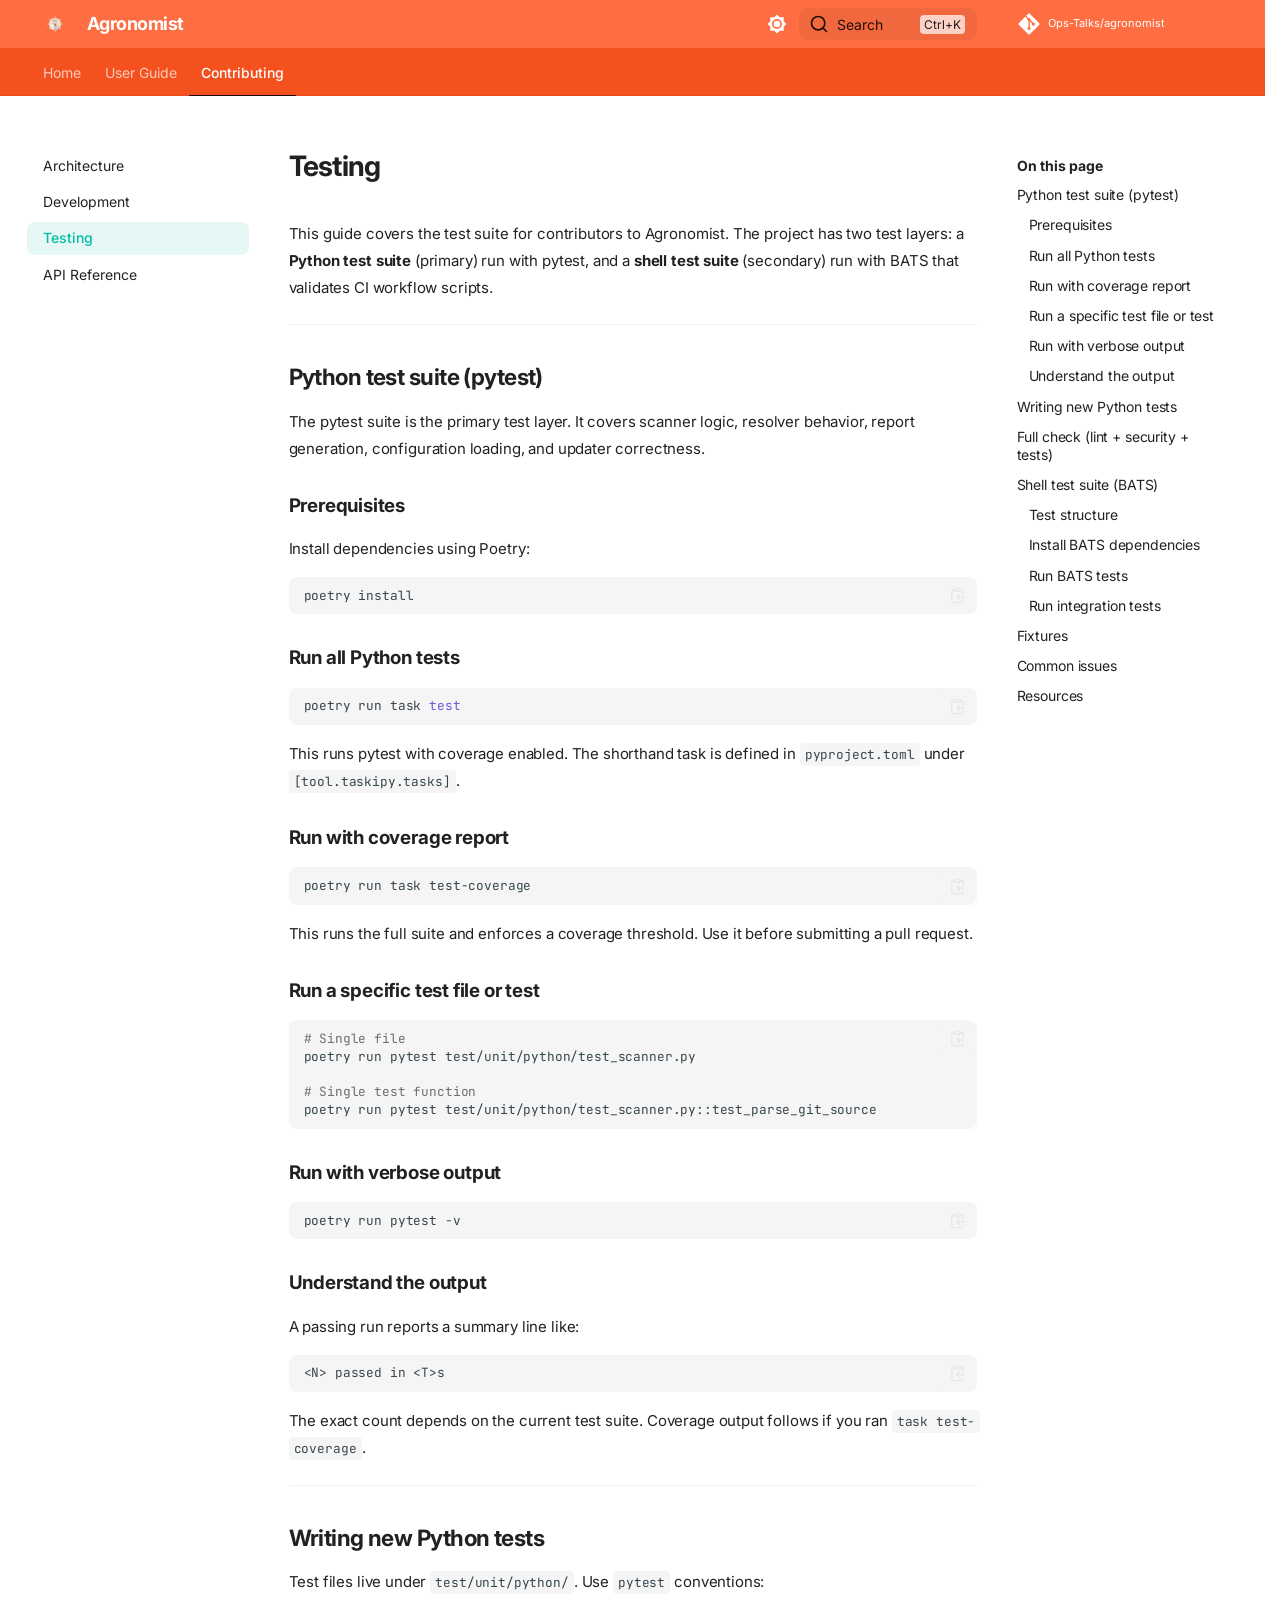
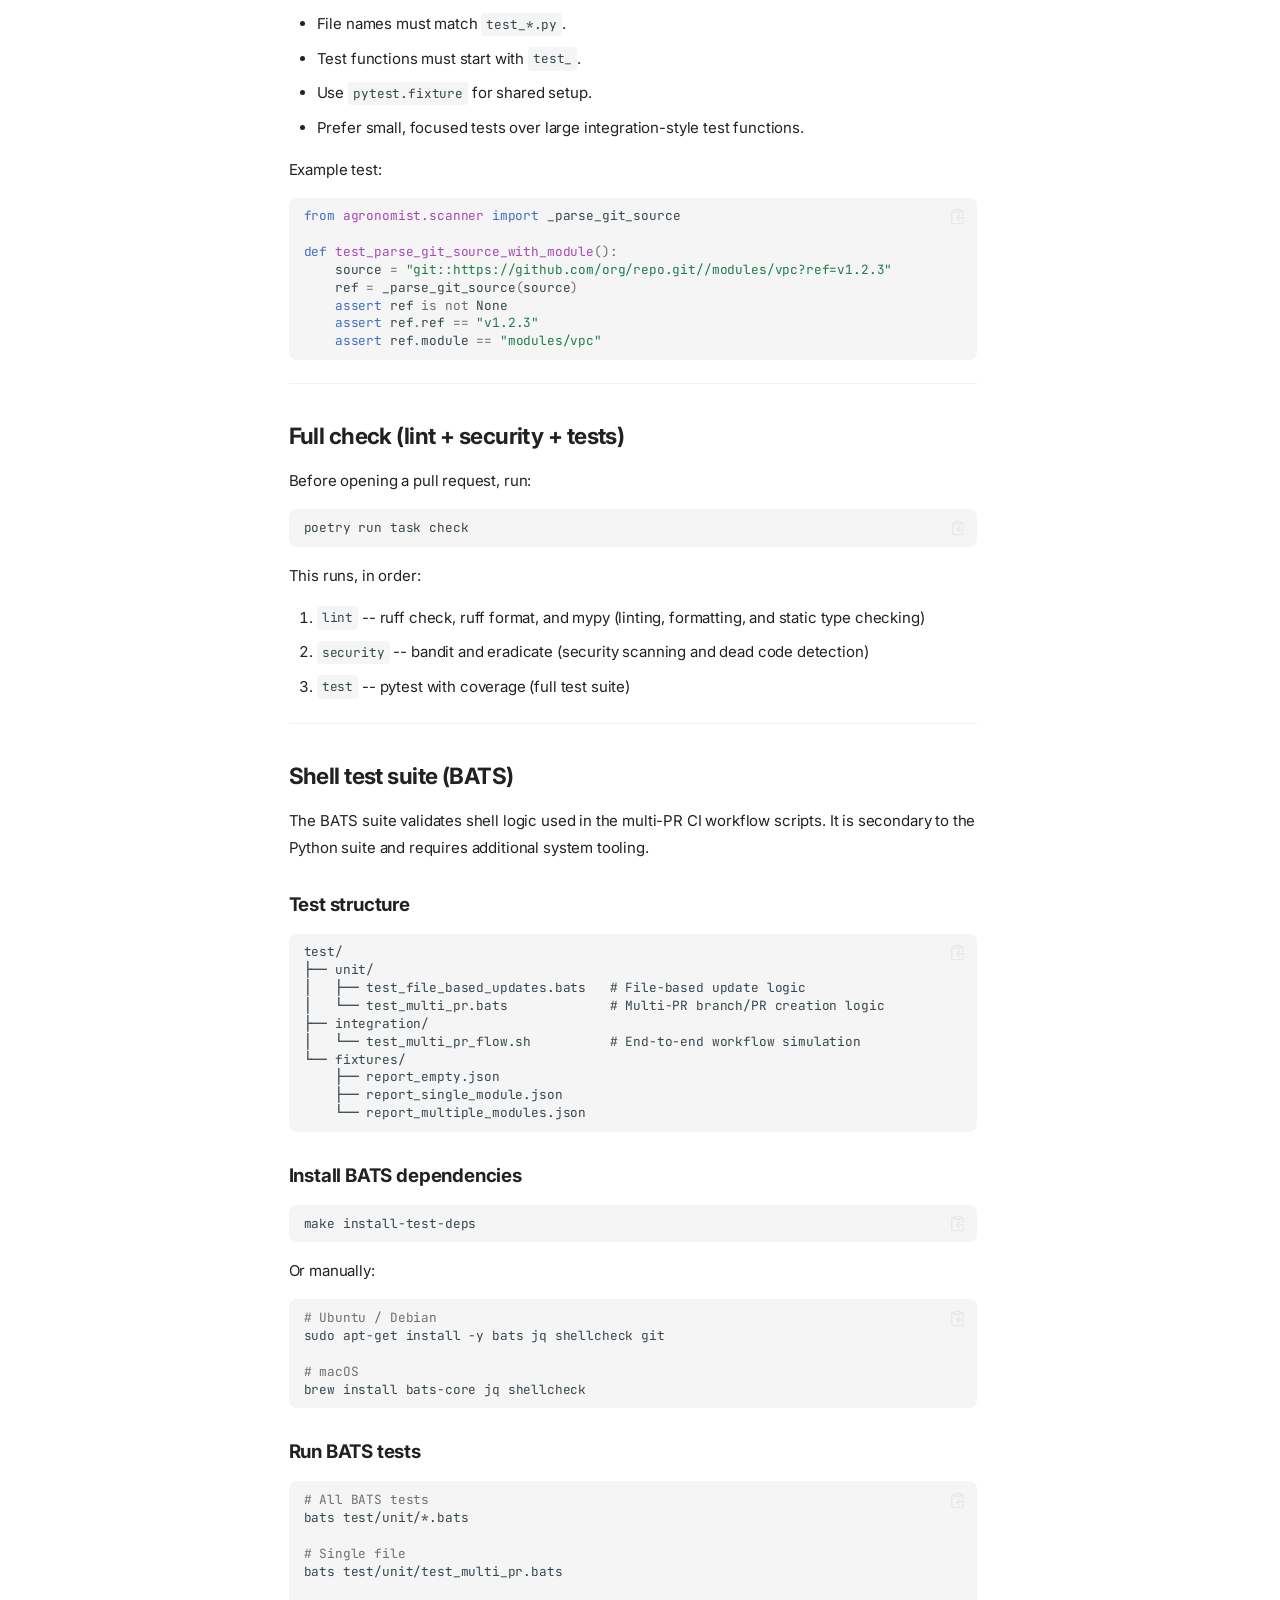
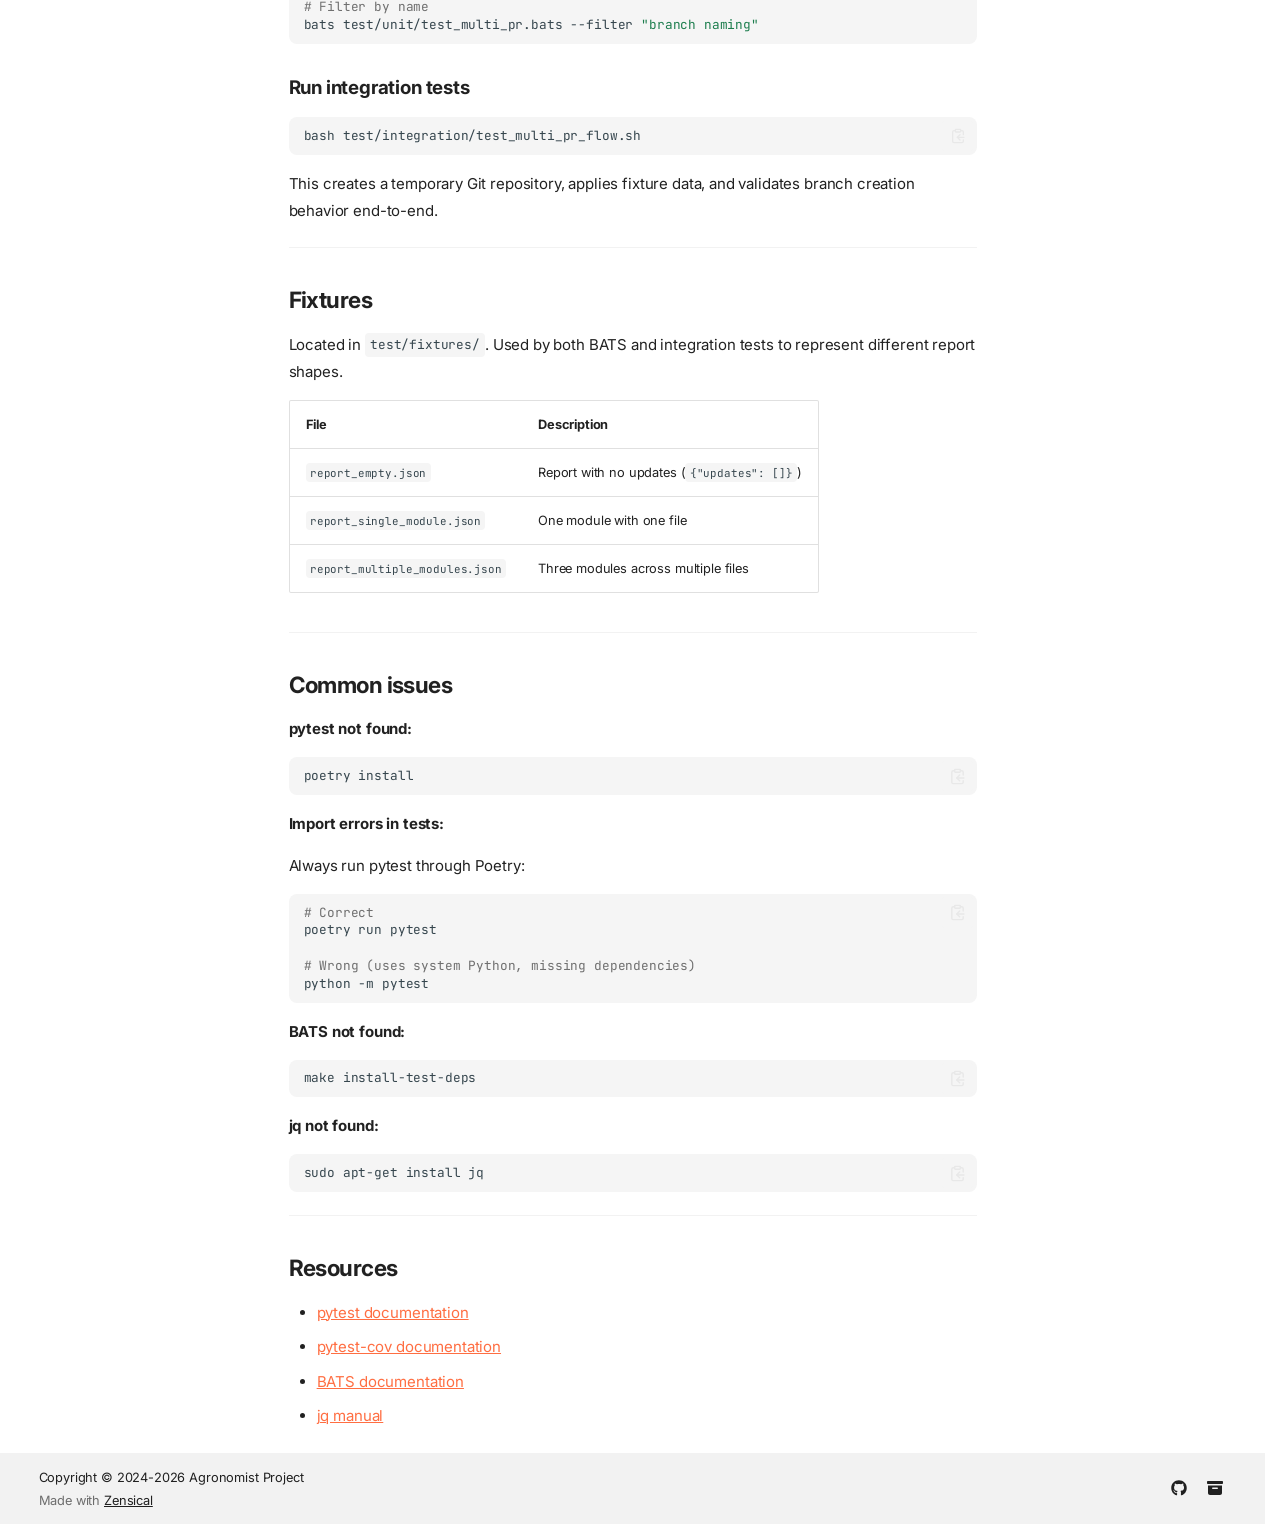
<file: testing/index.html>
<!doctype html>
<html lang="en" class="no-js">
  <head>
    
      <meta charset="utf-8">
      <meta name="viewport" content="width=device-width,initial-scale=1">
      
        <meta name="description" content="Documentation for Agronomist">
      
      
      
        <link rel="canonical" href="https://ops-talks.github.io/agronomist/testing/">
      
      
        <link rel="prev" href="../development/">
      
      
        <link rel="next" href="../api/">
      
      
        
      
      
      <link rel="icon" href="../assets/agronomist-logo.svg">
      <meta name="generator" content="zensical-0.0.43">
    
    
      
        <title>Testing - Agronomist</title>
      
    
    
      
        
      
      <link rel="stylesheet" href="../assets/stylesheets/modern/main.fba56155.min.css">
      
        
          
        
        <link rel="stylesheet" href="../assets/stylesheets/modern/palette.dfe2e883.min.css">
      
      


    
    
      
    
    
      
        
        
        <link rel="preconnect" href="https://fonts.gstatic.com" crossorigin>
        <link rel="stylesheet" href="https://fonts.googleapis.com/css?family=Inter:300,300i,400,400i,500,500i,700,700i%7CJetBrains+Mono:400,400i,700,700i&amp;display=fallback">
        <style>:root{--md-text-font:"Inter";--md-code-font:"JetBrains Mono"}</style>
      
    
    
      <link rel="stylesheet" href="../stylesheets/extra.css">
    
    <script>__md_scope=new URL("..",location),__md_scope.pathname.endsWith("/")||(__md_scope=new URL(__md_scope.pathname+"/",location)),__md_hash=e=>[...e].reduce(((e,t)=>(e<<5)-e+t.charCodeAt(0)),0),__md_get=(e,t=localStorage,_=__md_scope)=>JSON.parse(t.getItem(_.pathname+"."+e)),__md_set=(e,t,_=localStorage,a=__md_scope)=>{try{_.setItem(a.pathname+"."+e,JSON.stringify(t))}catch(e){}},document.documentElement.setAttribute("data-platform",navigator.platform)</script>
    
      

    
    
  </head>
  
  
    
    
      
    
    
    
    
    <body dir="ltr" data-md-color-scheme="default" data-md-color-primary="deep-orange" data-md-color-accent="teal">
  
    
    <input class="md-toggle" data-md-toggle="drawer" type="checkbox" id="__drawer" autocomplete="off">
    <input class="md-toggle" data-md-toggle="search" type="checkbox" id="__search" autocomplete="off">
    <label class="md-overlay" for="__drawer" aria-label="Navigation"></label>
    <div data-md-component="skip">
      
        
        <a href="#testing" class="md-skip">
          Skip to content
        </a>
      
    </div>
    <div data-md-component="announce">
      
    </div>
    
    
      

<header class="md-header" data-md-component="header">
  <nav class="md-header__inner md-grid" aria-label="Header">
    <a href="./.." title="Agronomist" class="md-header__button md-logo" aria-label="Agronomist" data-md-component="logo">
      
  <img src="../assets/agronomist-logo.svg" alt="Agronomist">

    </a>
    <label class="md-header__button md-icon" for="__drawer" aria-label="Navigation">
      
      <svg xmlns="http://www.w3.org/2000/svg" fill="none" stroke="currentColor" stroke-linecap="round" stroke-linejoin="round" stroke-width="2" class="lucide lucide-menu" viewBox="0 0 24 24"><path d="M4 5h16M4 12h16M4 19h16"/></svg>
    </label>
    <div class="md-header__title" data-md-component="header-title">
      <div class="md-header__ellipsis">
        <div class="md-header__topic">
          <span class="md-ellipsis">
            Agronomist
          </span>
        </div>
        <div class="md-header__topic" data-md-component="header-topic">
          <span class="md-ellipsis">
            
              Testing
            
          </span>
        </div>
      </div>
    </div>
    
      
        <form class="md-header__option" data-md-component="palette">
  
    
    
    
    <input class="md-option" data-md-color-media="none" data-md-color-scheme="default" data-md-color-primary="deep-orange" data-md-color-accent="teal"  aria-label="Switch to dark mode"  type="radio" name="__palette" id="__palette_0">
    
      <label class="md-header__button md-icon" title="Switch to dark mode" for="__palette_1" hidden>
        <svg xmlns="http://www.w3.org/2000/svg" viewBox="0 0 24 24"><path d="M12 8a4 4 0 0 0-4 4 4 4 0 0 0 4 4 4 4 0 0 0 4-4 4 4 0 0 0-4-4m0 10a6 6 0 0 1-6-6 6 6 0 0 1 6-6 6 6 0 0 1 6 6 6 6 0 0 1-6 6m8-9.31V4h-4.69L12 .69 8.69 4H4v4.69L.69 12 4 15.31V20h4.69L12 23.31 15.31 20H20v-4.69L23.31 12z"/></svg>
      </label>
    
  
    
    
    
    <input class="md-option" data-md-color-media="none" data-md-color-scheme="slate" data-md-color-primary="blue-grey" data-md-color-accent="amber"  aria-label="Switch to light mode"  type="radio" name="__palette" id="__palette_1">
    
      <label class="md-header__button md-icon" title="Switch to light mode" for="__palette_0" hidden>
        <svg xmlns="http://www.w3.org/2000/svg" viewBox="0 0 24 24"><path d="M12 18c-.89 0-1.74-.2-2.5-.55C11.56 16.5 13 14.42 13 12s-1.44-4.5-3.5-5.45C10.26 6.2 11.11 6 12 6a6 6 0 0 1 6 6 6 6 0 0 1-6 6m8-9.31V4h-4.69L12 .69 8.69 4H4v4.69L.69 12 4 15.31V20h4.69L12 23.31 15.31 20H20v-4.69L23.31 12z"/></svg>
      </label>
    
  
</form>
      
    
    
      <script>var palette=__md_get("__palette");if(palette&&palette.color){if("(prefers-color-scheme)"===palette.color.media){var media=matchMedia("(prefers-color-scheme: light)"),input=document.querySelector(media.matches?"[data-md-color-media='(prefers-color-scheme: light)']":"[data-md-color-media='(prefers-color-scheme: dark)']");palette.color.media=input.getAttribute("data-md-color-media"),palette.color.scheme=input.getAttribute("data-md-color-scheme"),palette.color.primary=input.getAttribute("data-md-color-primary"),palette.color.accent=input.getAttribute("data-md-color-accent")}for(var[key,value]of Object.entries(palette.color))document.body.setAttribute("data-md-color-"+key,value)}</script>
    
    
    
      
      
        <label class="md-header__button md-icon" for="__search" aria-label="Search">
          
          <svg xmlns="http://www.w3.org/2000/svg" fill="none" stroke="currentColor" stroke-linecap="round" stroke-linejoin="round" stroke-width="2" class="lucide lucide-search" viewBox="0 0 24 24"><path d="m21 21-4.34-4.34"/><circle cx="11" cy="11" r="8"/></svg>
        </label>
        <div class="md-search" data-md-component="search" role="dialog" aria-label="Search">
  <button type="button" class="md-search__button">
    Search
  </button>
</div>
      
    
    <div class="md-header__source">
      
        <a href="https://github.com/Ops-Talks/agronomist" title="Go to repository" class="md-source" data-md-component="source">
  <div class="md-source__icon md-icon">
    
    <svg xmlns="http://www.w3.org/2000/svg" viewBox="0 0 448 512"><!--! Font Awesome Free 7.2.0 by @fontawesome - https://fontawesome.com License - https://fontawesome.com/license/free (Icons: CC BY 4.0, Fonts: SIL OFL 1.1, Code: MIT License) Copyright 2026 Fonticons, Inc.--><path fill="currentColor" d="M439.6 236.1 244 40.5c-5.4-5.5-12.8-8.5-20.4-8.5s-15 3-20.4 8.4L162.5 81l51.5 51.5c27.1-9.1 52.7 16.8 43.4 43.7l49.7 49.7c34.2-11.8 61.2 31 35.5 56.7-26.5 26.5-70.2-2.9-56-37.3L240.3 199v121.9c25.3 12.5 22.3 41.8 9.1 55-6.4 6.4-15.2 10.1-24.3 10.1s-17.8-3.6-24.3-10.1c-17.6-17.6-11.1-46.9 11.2-56v-123c-20.8-8.5-24.6-30.7-18.6-45L142.6 101 8.5 235.1C3 240.6 0 247.9 0 255.5s3 15 8.5 20.4l195.6 195.7c5.4 5.4 12.7 8.4 20.4 8.4s15-3 20.4-8.4l194.7-194.7c5.4-5.4 8.4-12.8 8.4-20.4s-3-15-8.4-20.4"/></svg>
  </div>
  <div class="md-source__repository">
    Ops-Talks/agronomist
  </div>
</a>
      
    </div>
  </nav>
  
</header>
    
    <div class="md-container" data-md-component="container">
      
      
        
          
            
<nav class="md-tabs" aria-label="Tabs" data-md-component="tabs">
  <div class="md-grid">
    <ul class="md-tabs__list">
      
        
  
  
  
  
    <li class="md-tabs__item">
      <a href="./.." class="md-tabs__link">
        
  
  Home

      </a>
    </li>
  

      
        
  
  
  
  
    
      
    
    
    
      <li class="md-tabs__item">
        <a href="../getting-started/" class="md-tabs__link">
          
  
  User Guide

        </a>
      </li>
    
  

      
        
  
  
  
    
  
  
    
      
    
    
    
      <li class="md-tabs__item md-tabs__item--active">
        <a href="../architecture/" class="md-tabs__link">
          
  
  Contributing

        </a>
      </li>
    
  

      
    </ul>
  </div>
</nav>
          
        
      
      <main class="md-main" data-md-component="main">
        <div class="md-main__inner md-grid">
          
            
              
              <div class="md-sidebar md-sidebar--primary" data-md-component="sidebar" data-md-type="navigation" >
                <div class="md-sidebar__scrollwrap">
                  <div class="md-sidebar__inner">
                    


  


<nav class="md-nav md-nav--primary md-nav--lifted" aria-label="Navigation" data-md-level="0">
  <label class="md-nav__title" for="__drawer">
    <a href="./.." title="Agronomist" class="md-nav__button md-logo" aria-label="Agronomist" data-md-component="logo">
      
  <img src="../assets/agronomist-logo.svg" alt="Agronomist">

    </a>
    Agronomist
  </label>
  
    <div class="md-nav__source">
      <a href="https://github.com/Ops-Talks/agronomist" title="Go to repository" class="md-source" data-md-component="source">
  <div class="md-source__icon md-icon">
    
    <svg xmlns="http://www.w3.org/2000/svg" viewBox="0 0 448 512"><!--! Font Awesome Free 7.2.0 by @fontawesome - https://fontawesome.com License - https://fontawesome.com/license/free (Icons: CC BY 4.0, Fonts: SIL OFL 1.1, Code: MIT License) Copyright 2026 Fonticons, Inc.--><path fill="currentColor" d="M439.6 236.1 244 40.5c-5.4-5.5-12.8-8.5-20.4-8.5s-15 3-20.4 8.4L162.5 81l51.5 51.5c27.1-9.1 52.7 16.8 43.4 43.7l49.7 49.7c34.2-11.8 61.2 31 35.5 56.7-26.5 26.5-70.2-2.9-56-37.3L240.3 199v121.9c25.3 12.5 22.3 41.8 9.1 55-6.4 6.4-15.2 10.1-24.3 10.1s-17.8-3.6-24.3-10.1c-17.6-17.6-11.1-46.9 11.2-56v-123c-20.8-8.5-24.6-30.7-18.6-45L142.6 101 8.5 235.1C3 240.6 0 247.9 0 255.5s3 15 8.5 20.4l195.6 195.7c5.4 5.4 12.7 8.4 20.4 8.4s15-3 20.4-8.4l194.7-194.7c5.4-5.4 8.4-12.8 8.4-20.4s-3-15-8.4-20.4"/></svg>
  </div>
  <div class="md-source__repository">
    Ops-Talks/agronomist
  </div>
</a>
    </div>
  
  <ul class="md-nav__list" data-md-scrollfix>
    
      
      
  
  
  
  
    <li class="md-nav__item">
      <a href="./.." class="md-nav__link">
        
  
  
  <span class="md-ellipsis">
    
  
  Home

    
  </span>
  
  

      </a>
    </li>
  

    
      
      
  
  
  
  
    
    
    
    
      
      
    
    
    <li class="md-nav__item md-nav__item--nested">
      
        
        
        <input class="md-nav__toggle md-toggle " type="checkbox" id="__nav_2" >
        
          
          <label class="md-nav__link" for="__nav_2" id="__nav_2_label" tabindex="0">
            
  
  
  <span class="md-ellipsis">
    
  
  User Guide

    
  </span>
  
  

            <span class="md-nav__icon md-icon"></span>
          </label>
        
        <nav class="md-nav" data-md-level="1" aria-labelledby="__nav_2_label" aria-expanded="false">
          <label class="md-nav__title" for="__nav_2">
            <span class="md-nav__icon md-icon"></span>
            
  
  User Guide

          </label>
          <ul class="md-nav__list" data-md-scrollfix>
            
              
                
  
  
  
  
    <li class="md-nav__item">
      <a href="../getting-started/" class="md-nav__link">
        
  
  
  <span class="md-ellipsis">
    
  
  Getting Started

    
  </span>
  
  

      </a>
    </li>
  

              
            
              
                
  
  
  
  
    <li class="md-nav__item">
      <a href="../cli/" class="md-nav__link">
        
  
  
  <span class="md-ellipsis">
    
  
  CLI Reference

    
  </span>
  
  

      </a>
    </li>
  

              
            
              
                
  
  
  
  
    <li class="md-nav__item">
      <a href="../configuration/" class="md-nav__link">
        
  
  
  <span class="md-ellipsis">
    
  
  Configuration

    
  </span>
  
  

      </a>
    </li>
  

              
            
              
                
  
  
  
  
    <li class="md-nav__item">
      <a href="../resolvers/" class="md-nav__link">
        
  
  
  <span class="md-ellipsis">
    
  
  Resolvers

    
  </span>
  
  

      </a>
    </li>
  

              
            
              
                
  
  
  
  
    <li class="md-nav__item">
      <a href="../reports/" class="md-nav__link">
        
  
  
  <span class="md-ellipsis">
    
  
  Reports

    
  </span>
  
  

      </a>
    </li>
  

              
            
              
                
  
  
  
  
    <li class="md-nav__item">
      <a href="../github-action/" class="md-nav__link">
        
  
  
  <span class="md-ellipsis">
    
  
  GitHub Action

    
  </span>
  
  

      </a>
    </li>
  

              
            
              
                
  
  
  
  
    <li class="md-nav__item">
      <a href="../gitlab-ci/" class="md-nav__link">
        
  
  
  <span class="md-ellipsis">
    
  
  GitLab CI

    
  </span>
  
  

      </a>
    </li>
  

              
            
              
                
  
  
  
  
    <li class="md-nav__item">
      <a href="../bitbucket-pipelines/" class="md-nav__link">
        
  
  
  <span class="md-ellipsis">
    
  
  Bitbucket Pipelines

    
  </span>
  
  

      </a>
    </li>
  

              
            
              
                
  
  
  
  
    <li class="md-nav__item">
      <a href="../troubleshooting/" class="md-nav__link">
        
  
  
  <span class="md-ellipsis">
    
  
  Troubleshooting

    
  </span>
  
  

      </a>
    </li>
  

              
            
          </ul>
        </nav>
      
    </li>
  

    
      
      
  
  
    
  
  
  
    
    
    
    
      
        
        
      
      
    
    
    <li class="md-nav__item md-nav__item--active md-nav__item--section md-nav__item--nested">
      
        
        
        <input class="md-nav__toggle md-toggle " type="checkbox" id="__nav_3" checked>
        
          
          <label class="md-nav__link" for="__nav_3" id="__nav_3_label" tabindex="">
            
  
  
  <span class="md-ellipsis">
    
  
  Contributing

    
  </span>
  
  

            <span class="md-nav__icon md-icon"></span>
          </label>
        
        <nav class="md-nav" data-md-level="1" aria-labelledby="__nav_3_label" aria-expanded="true">
          <label class="md-nav__title" for="__nav_3">
            <span class="md-nav__icon md-icon"></span>
            
  
  Contributing

          </label>
          <ul class="md-nav__list" data-md-scrollfix>
            
              
                
  
  
  
  
    <li class="md-nav__item">
      <a href="../architecture/" class="md-nav__link">
        
  
  
  <span class="md-ellipsis">
    
  
  Architecture

    
  </span>
  
  

      </a>
    </li>
  

              
            
              
                
  
  
  
  
    <li class="md-nav__item">
      <a href="../development/" class="md-nav__link">
        
  
  
  <span class="md-ellipsis">
    
  
  Development

    
  </span>
  
  

      </a>
    </li>
  

              
            
              
                
  
  
    
  
  
  
    <li class="md-nav__item md-nav__item--active">
      
      
      
      
        
      
      
        <label class="md-nav__link md-nav__link--active" for="__toc">
          
  
  
  <span class="md-ellipsis">
    
  
  Testing

    
  </span>
  
  

          <span class="md-nav__icon md-icon"></span>
        </label>
      
      <a href="././" class="md-nav__link md-nav__link--active">
        
  
  
  <span class="md-ellipsis">
    
  
  Testing

    
  </span>
  
  

      </a>
      
        


<nav class="md-nav md-nav--secondary" aria-label="On this page">
  
  
  
    
  
  
    <label class="md-nav__title" for="__toc">
      <span class="md-nav__icon md-icon"></span>
      On this page
    </label>
    <ul class="md-nav__list" data-md-component="toc" data-md-scrollfix>
      
        <li class="md-nav__item">
  <a href="#python-test-suite-pytest" class="md-nav__link">
    <span class="md-ellipsis">
      <span class="md-typeset">
        Python test suite (pytest)
      </span>
    </span>
  </a>
  
    <nav class="md-nav" aria-label="Python test suite (pytest)">
      <ul class="md-nav__list">
        
          <li class="md-nav__item">
  <a href="#prerequisites" class="md-nav__link">
    <span class="md-ellipsis">
      <span class="md-typeset">
        Prerequisites
      </span>
    </span>
  </a>
  
</li>
        
          <li class="md-nav__item">
  <a href="#run-all-python-tests" class="md-nav__link">
    <span class="md-ellipsis">
      <span class="md-typeset">
        Run all Python tests
      </span>
    </span>
  </a>
  
</li>
        
          <li class="md-nav__item">
  <a href="#run-with-coverage-report" class="md-nav__link">
    <span class="md-ellipsis">
      <span class="md-typeset">
        Run with coverage report
      </span>
    </span>
  </a>
  
</li>
        
          <li class="md-nav__item">
  <a href="#run-a-specific-test-file-or-test" class="md-nav__link">
    <span class="md-ellipsis">
      <span class="md-typeset">
        Run a specific test file or test
      </span>
    </span>
  </a>
  
</li>
        
          <li class="md-nav__item">
  <a href="#run-with-verbose-output" class="md-nav__link">
    <span class="md-ellipsis">
      <span class="md-typeset">
        Run with verbose output
      </span>
    </span>
  </a>
  
</li>
        
          <li class="md-nav__item">
  <a href="#understand-the-output" class="md-nav__link">
    <span class="md-ellipsis">
      <span class="md-typeset">
        Understand the output
      </span>
    </span>
  </a>
  
</li>
        
      </ul>
    </nav>
  
</li>
      
        <li class="md-nav__item">
  <a href="#writing-new-python-tests" class="md-nav__link">
    <span class="md-ellipsis">
      <span class="md-typeset">
        Writing new Python tests
      </span>
    </span>
  </a>
  
</li>
      
        <li class="md-nav__item">
  <a href="#full-check-lint-security-tests" class="md-nav__link">
    <span class="md-ellipsis">
      <span class="md-typeset">
        Full check (lint + security + tests)
      </span>
    </span>
  </a>
  
</li>
      
        <li class="md-nav__item">
  <a href="#shell-test-suite-bats" class="md-nav__link">
    <span class="md-ellipsis">
      <span class="md-typeset">
        Shell test suite (BATS)
      </span>
    </span>
  </a>
  
    <nav class="md-nav" aria-label="Shell test suite (BATS)">
      <ul class="md-nav__list">
        
          <li class="md-nav__item">
  <a href="#test-structure" class="md-nav__link">
    <span class="md-ellipsis">
      <span class="md-typeset">
        Test structure
      </span>
    </span>
  </a>
  
</li>
        
          <li class="md-nav__item">
  <a href="#install-bats-dependencies" class="md-nav__link">
    <span class="md-ellipsis">
      <span class="md-typeset">
        Install BATS dependencies
      </span>
    </span>
  </a>
  
</li>
        
          <li class="md-nav__item">
  <a href="#run-bats-tests" class="md-nav__link">
    <span class="md-ellipsis">
      <span class="md-typeset">
        Run BATS tests
      </span>
    </span>
  </a>
  
</li>
        
          <li class="md-nav__item">
  <a href="#run-integration-tests" class="md-nav__link">
    <span class="md-ellipsis">
      <span class="md-typeset">
        Run integration tests
      </span>
    </span>
  </a>
  
</li>
        
      </ul>
    </nav>
  
</li>
      
        <li class="md-nav__item">
  <a href="#fixtures" class="md-nav__link">
    <span class="md-ellipsis">
      <span class="md-typeset">
        Fixtures
      </span>
    </span>
  </a>
  
</li>
      
        <li class="md-nav__item">
  <a href="#common-issues" class="md-nav__link">
    <span class="md-ellipsis">
      <span class="md-typeset">
        Common issues
      </span>
    </span>
  </a>
  
</li>
      
        <li class="md-nav__item">
  <a href="#resources" class="md-nav__link">
    <span class="md-ellipsis">
      <span class="md-typeset">
        Resources
      </span>
    </span>
  </a>
  
</li>
      
    </ul>
  
</nav>
      
    </li>
  

              
            
              
                
  
  
  
  
    <li class="md-nav__item">
      <a href="../api/" class="md-nav__link">
        
  
  
  <span class="md-ellipsis">
    
  
  API Reference

    
  </span>
  
  

      </a>
    </li>
  

              
            
          </ul>
        </nav>
      
    </li>
  

    
  </ul>
</nav>
                  </div>
                </div>
              </div>
            
            
              
              <div class="md-sidebar md-sidebar--secondary" data-md-component="sidebar" data-md-type="toc" >
                <div class="md-sidebar__scrollwrap">
                  
                    
                    
                    
                      
                    
                    
                      <input class="md-nav__toggle md-toggle" type="checkbox" id="__toc">
                      <div class="md-sidebar-button__wrapper">
                        <label class="md-sidebar-button" for="__toc"></label>
                      </div>
                    
                  
                  <div class="md-sidebar__inner">
                    


<nav class="md-nav md-nav--secondary" aria-label="On this page">
  
  
  
    
  
  
    <label class="md-nav__title" for="__toc">
      <span class="md-nav__icon md-icon"></span>
      On this page
    </label>
    <ul class="md-nav__list" data-md-component="toc" data-md-scrollfix>
      
        <li class="md-nav__item">
  <a href="#python-test-suite-pytest" class="md-nav__link">
    <span class="md-ellipsis">
      <span class="md-typeset">
        Python test suite (pytest)
      </span>
    </span>
  </a>
  
    <nav class="md-nav" aria-label="Python test suite (pytest)">
      <ul class="md-nav__list">
        
          <li class="md-nav__item">
  <a href="#prerequisites" class="md-nav__link">
    <span class="md-ellipsis">
      <span class="md-typeset">
        Prerequisites
      </span>
    </span>
  </a>
  
</li>
        
          <li class="md-nav__item">
  <a href="#run-all-python-tests" class="md-nav__link">
    <span class="md-ellipsis">
      <span class="md-typeset">
        Run all Python tests
      </span>
    </span>
  </a>
  
</li>
        
          <li class="md-nav__item">
  <a href="#run-with-coverage-report" class="md-nav__link">
    <span class="md-ellipsis">
      <span class="md-typeset">
        Run with coverage report
      </span>
    </span>
  </a>
  
</li>
        
          <li class="md-nav__item">
  <a href="#run-a-specific-test-file-or-test" class="md-nav__link">
    <span class="md-ellipsis">
      <span class="md-typeset">
        Run a specific test file or test
      </span>
    </span>
  </a>
  
</li>
        
          <li class="md-nav__item">
  <a href="#run-with-verbose-output" class="md-nav__link">
    <span class="md-ellipsis">
      <span class="md-typeset">
        Run with verbose output
      </span>
    </span>
  </a>
  
</li>
        
          <li class="md-nav__item">
  <a href="#understand-the-output" class="md-nav__link">
    <span class="md-ellipsis">
      <span class="md-typeset">
        Understand the output
      </span>
    </span>
  </a>
  
</li>
        
      </ul>
    </nav>
  
</li>
      
        <li class="md-nav__item">
  <a href="#writing-new-python-tests" class="md-nav__link">
    <span class="md-ellipsis">
      <span class="md-typeset">
        Writing new Python tests
      </span>
    </span>
  </a>
  
</li>
      
        <li class="md-nav__item">
  <a href="#full-check-lint-security-tests" class="md-nav__link">
    <span class="md-ellipsis">
      <span class="md-typeset">
        Full check (lint + security + tests)
      </span>
    </span>
  </a>
  
</li>
      
        <li class="md-nav__item">
  <a href="#shell-test-suite-bats" class="md-nav__link">
    <span class="md-ellipsis">
      <span class="md-typeset">
        Shell test suite (BATS)
      </span>
    </span>
  </a>
  
    <nav class="md-nav" aria-label="Shell test suite (BATS)">
      <ul class="md-nav__list">
        
          <li class="md-nav__item">
  <a href="#test-structure" class="md-nav__link">
    <span class="md-ellipsis">
      <span class="md-typeset">
        Test structure
      </span>
    </span>
  </a>
  
</li>
        
          <li class="md-nav__item">
  <a href="#install-bats-dependencies" class="md-nav__link">
    <span class="md-ellipsis">
      <span class="md-typeset">
        Install BATS dependencies
      </span>
    </span>
  </a>
  
</li>
        
          <li class="md-nav__item">
  <a href="#run-bats-tests" class="md-nav__link">
    <span class="md-ellipsis">
      <span class="md-typeset">
        Run BATS tests
      </span>
    </span>
  </a>
  
</li>
        
          <li class="md-nav__item">
  <a href="#run-integration-tests" class="md-nav__link">
    <span class="md-ellipsis">
      <span class="md-typeset">
        Run integration tests
      </span>
    </span>
  </a>
  
</li>
        
      </ul>
    </nav>
  
</li>
      
        <li class="md-nav__item">
  <a href="#fixtures" class="md-nav__link">
    <span class="md-ellipsis">
      <span class="md-typeset">
        Fixtures
      </span>
    </span>
  </a>
  
</li>
      
        <li class="md-nav__item">
  <a href="#common-issues" class="md-nav__link">
    <span class="md-ellipsis">
      <span class="md-typeset">
        Common issues
      </span>
    </span>
  </a>
  
</li>
      
        <li class="md-nav__item">
  <a href="#resources" class="md-nav__link">
    <span class="md-ellipsis">
      <span class="md-typeset">
        Resources
      </span>
    </span>
  </a>
  
</li>
      
    </ul>
  
</nav>
                  </div>
                </div>
              </div>
            
          
          
            <div class="md-content" data-md-component="content">
              
              <article class="md-content__inner md-typeset">
                
                  
  
  


<h1 id="testing">Testing<a class="headerlink" href="#testing" title="Permanent link">&para;</a></h1>
<p>This guide covers the test suite for contributors to Agronomist. The project has two test layers: a <strong>Python test suite</strong> (primary) run with pytest, and a <strong>shell test suite</strong> (secondary) run with BATS that validates CI workflow scripts.</p>
<hr />
<h2 id="python-test-suite-pytest">Python test suite (pytest)<a class="headerlink" href="#python-test-suite-pytest" title="Permanent link">&para;</a></h2>
<p>The pytest suite is the primary test layer. It covers scanner logic, resolver behavior, report generation, configuration loading, and updater correctness.</p>
<h3 id="prerequisites">Prerequisites<a class="headerlink" href="#prerequisites" title="Permanent link">&para;</a></h3>
<p>Install dependencies using Poetry:</p>
<div class="language-sh highlight"><pre><span></span><code><span id="__span-0-1"><a id="__codelineno-0-1" name="__codelineno-0-1" href="#__codelineno-0-1"></a>poetry<span class="w"> </span>install
</span></code></pre></div>
<h3 id="run-all-python-tests">Run all Python tests<a class="headerlink" href="#run-all-python-tests" title="Permanent link">&para;</a></h3>
<div class="language-sh highlight"><pre><span></span><code><span id="__span-1-1"><a id="__codelineno-1-1" name="__codelineno-1-1" href="#__codelineno-1-1"></a>poetry<span class="w"> </span>run<span class="w"> </span>task<span class="w"> </span><span class="nb">test</span>
</span></code></pre></div>
<p>This runs pytest with coverage enabled. The shorthand task is defined in <code>pyproject.toml</code> under <code>[tool.taskipy.tasks]</code>.</p>
<h3 id="run-with-coverage-report">Run with coverage report<a class="headerlink" href="#run-with-coverage-report" title="Permanent link">&para;</a></h3>
<div class="language-sh highlight"><pre><span></span><code><span id="__span-2-1"><a id="__codelineno-2-1" name="__codelineno-2-1" href="#__codelineno-2-1"></a>poetry<span class="w"> </span>run<span class="w"> </span>task<span class="w"> </span>test-coverage
</span></code></pre></div>
<p>This runs the full suite and enforces a coverage threshold. Use it before submitting a pull request.</p>
<h3 id="run-a-specific-test-file-or-test">Run a specific test file or test<a class="headerlink" href="#run-a-specific-test-file-or-test" title="Permanent link">&para;</a></h3>
<div class="language-sh highlight"><pre><span></span><code><span id="__span-3-1"><a id="__codelineno-3-1" name="__codelineno-3-1" href="#__codelineno-3-1"></a><span class="c1"># Single file</span>
</span><span id="__span-3-2"><a id="__codelineno-3-2" name="__codelineno-3-2" href="#__codelineno-3-2"></a>poetry<span class="w"> </span>run<span class="w"> </span>pytest<span class="w"> </span>test/unit/python/test_scanner.py
</span><span id="__span-3-3"><a id="__codelineno-3-3" name="__codelineno-3-3" href="#__codelineno-3-3"></a>
</span><span id="__span-3-4"><a id="__codelineno-3-4" name="__codelineno-3-4" href="#__codelineno-3-4"></a><span class="c1"># Single test function</span>
</span><span id="__span-3-5"><a id="__codelineno-3-5" name="__codelineno-3-5" href="#__codelineno-3-5"></a>poetry<span class="w"> </span>run<span class="w"> </span>pytest<span class="w"> </span>test/unit/python/test_scanner.py::test_parse_git_source
</span></code></pre></div>
<h3 id="run-with-verbose-output">Run with verbose output<a class="headerlink" href="#run-with-verbose-output" title="Permanent link">&para;</a></h3>
<div class="language-sh highlight"><pre><span></span><code><span id="__span-4-1"><a id="__codelineno-4-1" name="__codelineno-4-1" href="#__codelineno-4-1"></a>poetry<span class="w"> </span>run<span class="w"> </span>pytest<span class="w"> </span>-v
</span></code></pre></div>
<h3 id="understand-the-output">Understand the output<a class="headerlink" href="#understand-the-output" title="Permanent link">&para;</a></h3>
<p>A passing run reports a summary line like:</p>
<div class="language-text highlight"><pre><span></span><code><span id="__span-5-1"><a id="__codelineno-5-1" name="__codelineno-5-1" href="#__codelineno-5-1"></a>&lt;N&gt; passed in &lt;T&gt;s
</span></code></pre></div>
<p>The exact count depends on the current test suite. Coverage output follows if you ran <code>task test-coverage</code>.</p>
<hr />
<h2 id="writing-new-python-tests">Writing new Python tests<a class="headerlink" href="#writing-new-python-tests" title="Permanent link">&para;</a></h2>
<p>Test files live under <code>test/unit/python/</code>. Use <code>pytest</code> conventions:</p>
<ul>
<li>File names must match <code>test_*.py</code>.</li>
<li>Test functions must start with <code>test_</code>.</li>
<li>Use <code>pytest.fixture</code> for shared setup.</li>
<li>Prefer small, focused tests over large integration-style test functions.</li>
</ul>
<p>Example test:</p>
<div class="language-python highlight"><pre><span></span><code><span id="__span-6-1"><a id="__codelineno-6-1" name="__codelineno-6-1" href="#__codelineno-6-1"></a><span class="kn">from</span><span class="w"> </span><span class="nn">agronomist.scanner</span><span class="w"> </span><span class="kn">import</span> <span class="n">_parse_git_source</span>
</span><span id="__span-6-2"><a id="__codelineno-6-2" name="__codelineno-6-2" href="#__codelineno-6-2"></a>
</span><span id="__span-6-3"><a id="__codelineno-6-3" name="__codelineno-6-3" href="#__codelineno-6-3"></a><span class="k">def</span><span class="w"> </span><span class="nf">test_parse_git_source_with_module</span><span class="p">():</span>
</span><span id="__span-6-4"><a id="__codelineno-6-4" name="__codelineno-6-4" href="#__codelineno-6-4"></a>    <span class="n">source</span> <span class="o">=</span> <span class="s2">&quot;git::https://github.com/org/repo.git//modules/vpc?ref=v1.2.3&quot;</span>
</span><span id="__span-6-5"><a id="__codelineno-6-5" name="__codelineno-6-5" href="#__codelineno-6-5"></a>    <span class="n">ref</span> <span class="o">=</span> <span class="n">_parse_git_source</span><span class="p">(</span><span class="n">source</span><span class="p">)</span>
</span><span id="__span-6-6"><a id="__codelineno-6-6" name="__codelineno-6-6" href="#__codelineno-6-6"></a>    <span class="k">assert</span> <span class="n">ref</span> <span class="ow">is</span> <span class="ow">not</span> <span class="kc">None</span>
</span><span id="__span-6-7"><a id="__codelineno-6-7" name="__codelineno-6-7" href="#__codelineno-6-7"></a>    <span class="k">assert</span> <span class="n">ref</span><span class="o">.</span><span class="n">ref</span> <span class="o">==</span> <span class="s2">&quot;v1.2.3&quot;</span>
</span><span id="__span-6-8"><a id="__codelineno-6-8" name="__codelineno-6-8" href="#__codelineno-6-8"></a>    <span class="k">assert</span> <span class="n">ref</span><span class="o">.</span><span class="n">module</span> <span class="o">==</span> <span class="s2">&quot;modules/vpc&quot;</span>
</span></code></pre></div>
<hr />
<h2 id="full-check-lint-security-tests">Full check (lint + security + tests)<a class="headerlink" href="#full-check-lint-security-tests" title="Permanent link">&para;</a></h2>
<p>Before opening a pull request, run:</p>
<div class="language-sh highlight"><pre><span></span><code><span id="__span-7-1"><a id="__codelineno-7-1" name="__codelineno-7-1" href="#__codelineno-7-1"></a>poetry<span class="w"> </span>run<span class="w"> </span>task<span class="w"> </span>check
</span></code></pre></div>
<p>This runs, in order:</p>
<ol>
<li><code>lint</code> -- ruff check, ruff format, and mypy (linting, formatting, and static type checking)</li>
<li><code>security</code> -- bandit and eradicate (security scanning and dead code detection)</li>
<li><code>test</code> -- pytest with coverage (full test suite)</li>
</ol>
<hr />
<h2 id="shell-test-suite-bats">Shell test suite (BATS)<a class="headerlink" href="#shell-test-suite-bats" title="Permanent link">&para;</a></h2>
<p>The BATS suite validates shell logic used in the multi-PR CI workflow scripts. It is secondary to the Python suite and requires additional system tooling.</p>
<h3 id="test-structure">Test structure<a class="headerlink" href="#test-structure" title="Permanent link">&para;</a></h3>
<div class="language-text highlight"><pre><span></span><code><span id="__span-8-1"><a id="__codelineno-8-1" name="__codelineno-8-1" href="#__codelineno-8-1"></a>test/
</span><span id="__span-8-2"><a id="__codelineno-8-2" name="__codelineno-8-2" href="#__codelineno-8-2"></a>├── unit/
</span><span id="__span-8-3"><a id="__codelineno-8-3" name="__codelineno-8-3" href="#__codelineno-8-3"></a>│   ├── test_file_based_updates.bats   # File-based update logic
</span><span id="__span-8-4"><a id="__codelineno-8-4" name="__codelineno-8-4" href="#__codelineno-8-4"></a>│   └── test_multi_pr.bats             # Multi-PR branch/PR creation logic
</span><span id="__span-8-5"><a id="__codelineno-8-5" name="__codelineno-8-5" href="#__codelineno-8-5"></a>├── integration/
</span><span id="__span-8-6"><a id="__codelineno-8-6" name="__codelineno-8-6" href="#__codelineno-8-6"></a>│   └── test_multi_pr_flow.sh          # End-to-end workflow simulation
</span><span id="__span-8-7"><a id="__codelineno-8-7" name="__codelineno-8-7" href="#__codelineno-8-7"></a>└── fixtures/
</span><span id="__span-8-8"><a id="__codelineno-8-8" name="__codelineno-8-8" href="#__codelineno-8-8"></a>    ├── report_empty.json
</span><span id="__span-8-9"><a id="__codelineno-8-9" name="__codelineno-8-9" href="#__codelineno-8-9"></a>    ├── report_single_module.json
</span><span id="__span-8-10"><a id="__codelineno-8-10" name="__codelineno-8-10" href="#__codelineno-8-10"></a>    └── report_multiple_modules.json
</span></code></pre></div>
<h3 id="install-bats-dependencies">Install BATS dependencies<a class="headerlink" href="#install-bats-dependencies" title="Permanent link">&para;</a></h3>
<div class="language-sh highlight"><pre><span></span><code><span id="__span-9-1"><a id="__codelineno-9-1" name="__codelineno-9-1" href="#__codelineno-9-1"></a>make<span class="w"> </span>install-test-deps
</span></code></pre></div>
<p>Or manually:</p>
<div class="language-sh highlight"><pre><span></span><code><span id="__span-10-1"><a id="__codelineno-10-1" name="__codelineno-10-1" href="#__codelineno-10-1"></a><span class="c1"># Ubuntu / Debian</span>
</span><span id="__span-10-2"><a id="__codelineno-10-2" name="__codelineno-10-2" href="#__codelineno-10-2"></a>sudo<span class="w"> </span>apt-get<span class="w"> </span>install<span class="w"> </span>-y<span class="w"> </span>bats<span class="w"> </span>jq<span class="w"> </span>shellcheck<span class="w"> </span>git
</span><span id="__span-10-3"><a id="__codelineno-10-3" name="__codelineno-10-3" href="#__codelineno-10-3"></a>
</span><span id="__span-10-4"><a id="__codelineno-10-4" name="__codelineno-10-4" href="#__codelineno-10-4"></a><span class="c1"># macOS</span>
</span><span id="__span-10-5"><a id="__codelineno-10-5" name="__codelineno-10-5" href="#__codelineno-10-5"></a>brew<span class="w"> </span>install<span class="w"> </span>bats-core<span class="w"> </span>jq<span class="w"> </span>shellcheck
</span></code></pre></div>
<h3 id="run-bats-tests">Run BATS tests<a class="headerlink" href="#run-bats-tests" title="Permanent link">&para;</a></h3>
<div class="language-sh highlight"><pre><span></span><code><span id="__span-11-1"><a id="__codelineno-11-1" name="__codelineno-11-1" href="#__codelineno-11-1"></a><span class="c1"># All BATS tests</span>
</span><span id="__span-11-2"><a id="__codelineno-11-2" name="__codelineno-11-2" href="#__codelineno-11-2"></a>bats<span class="w"> </span>test/unit/*.bats
</span><span id="__span-11-3"><a id="__codelineno-11-3" name="__codelineno-11-3" href="#__codelineno-11-3"></a>
</span><span id="__span-11-4"><a id="__codelineno-11-4" name="__codelineno-11-4" href="#__codelineno-11-4"></a><span class="c1"># Single file</span>
</span><span id="__span-11-5"><a id="__codelineno-11-5" name="__codelineno-11-5" href="#__codelineno-11-5"></a>bats<span class="w"> </span>test/unit/test_multi_pr.bats
</span><span id="__span-11-6"><a id="__codelineno-11-6" name="__codelineno-11-6" href="#__codelineno-11-6"></a>
</span><span id="__span-11-7"><a id="__codelineno-11-7" name="__codelineno-11-7" href="#__codelineno-11-7"></a><span class="c1"># Filter by name</span>
</span><span id="__span-11-8"><a id="__codelineno-11-8" name="__codelineno-11-8" href="#__codelineno-11-8"></a>bats<span class="w"> </span>test/unit/test_multi_pr.bats<span class="w"> </span>--filter<span class="w"> </span><span class="s2">&quot;branch naming&quot;</span>
</span></code></pre></div>
<h3 id="run-integration-tests">Run integration tests<a class="headerlink" href="#run-integration-tests" title="Permanent link">&para;</a></h3>
<div class="language-sh highlight"><pre><span></span><code><span id="__span-12-1"><a id="__codelineno-12-1" name="__codelineno-12-1" href="#__codelineno-12-1"></a>bash<span class="w"> </span>test/integration/test_multi_pr_flow.sh
</span></code></pre></div>
<p>This creates a temporary Git repository, applies fixture data, and validates branch creation behavior end-to-end.</p>
<hr />
<h2 id="fixtures">Fixtures<a class="headerlink" href="#fixtures" title="Permanent link">&para;</a></h2>
<p>Located in <code>test/fixtures/</code>. Used by both BATS and integration tests to represent different report shapes.</p>
<table>
<thead>
<tr>
<th>File</th>
<th>Description</th>
</tr>
</thead>
<tbody>
<tr>
<td><code>report_empty.json</code></td>
<td>Report with no updates (<code>{"updates": []}</code>)</td>
</tr>
<tr>
<td><code>report_single_module.json</code></td>
<td>One module with one file</td>
</tr>
<tr>
<td><code>report_multiple_modules.json</code></td>
<td>Three modules across multiple files</td>
</tr>
</tbody>
</table>
<hr />
<h2 id="common-issues">Common issues<a class="headerlink" href="#common-issues" title="Permanent link">&para;</a></h2>
<p><strong>pytest not found:</strong></p>
<div class="language-sh highlight"><pre><span></span><code><span id="__span-13-1"><a id="__codelineno-13-1" name="__codelineno-13-1" href="#__codelineno-13-1"></a>poetry<span class="w"> </span>install
</span></code></pre></div>
<p><strong>Import errors in tests:</strong></p>
<p>Always run pytest through Poetry:</p>
<div class="language-sh highlight"><pre><span></span><code><span id="__span-14-1"><a id="__codelineno-14-1" name="__codelineno-14-1" href="#__codelineno-14-1"></a><span class="c1"># Correct</span>
</span><span id="__span-14-2"><a id="__codelineno-14-2" name="__codelineno-14-2" href="#__codelineno-14-2"></a>poetry<span class="w"> </span>run<span class="w"> </span>pytest
</span><span id="__span-14-3"><a id="__codelineno-14-3" name="__codelineno-14-3" href="#__codelineno-14-3"></a>
</span><span id="__span-14-4"><a id="__codelineno-14-4" name="__codelineno-14-4" href="#__codelineno-14-4"></a><span class="c1"># Wrong (uses system Python, missing dependencies)</span>
</span><span id="__span-14-5"><a id="__codelineno-14-5" name="__codelineno-14-5" href="#__codelineno-14-5"></a>python<span class="w"> </span>-m<span class="w"> </span>pytest
</span></code></pre></div>
<p><strong>BATS not found:</strong></p>
<div class="language-sh highlight"><pre><span></span><code><span id="__span-15-1"><a id="__codelineno-15-1" name="__codelineno-15-1" href="#__codelineno-15-1"></a>make<span class="w"> </span>install-test-deps
</span></code></pre></div>
<p><strong>jq not found:</strong></p>
<div class="language-sh highlight"><pre><span></span><code><span id="__span-16-1"><a id="__codelineno-16-1" name="__codelineno-16-1" href="#__codelineno-16-1"></a>sudo<span class="w"> </span>apt-get<span class="w"> </span>install<span class="w"> </span>jq
</span></code></pre></div>
<hr />
<h2 id="resources">Resources<a class="headerlink" href="#resources" title="Permanent link">&para;</a></h2>
<ul>
<li><a href="https://docs.pytest.org/">pytest documentation</a></li>
<li><a href="https://pytest-cov.readthedocs.io/">pytest-cov documentation</a></li>
<li><a href="https://bats-core.readthedocs.io/">BATS documentation</a></li>
<li><a href="https://jqlang.github.io/jq/manual/">jq manual</a></li>
</ul>














                
              </article>
            </div>
          
          
<script>var target=document.getElementById(location.hash.slice(1));target&&target.name&&(target.checked=target.name.startsWith("__tabbed_"))</script>
        </div>
        
          <button type="button" class="md-top md-icon" data-md-component="top" hidden>
  
  <svg xmlns="http://www.w3.org/2000/svg" fill="none" stroke="currentColor" stroke-linecap="round" stroke-linejoin="round" stroke-width="2" class="lucide lucide-circle-arrow-up" viewBox="0 0 24 24"><circle cx="12" cy="12" r="10"/><path d="m16 12-4-4-4 4M12 16V8"/></svg>
  Back to top
</button>
        
      </main>
      
        <footer class="md-footer">
  
  <div class="md-footer-meta md-typeset">
    <div class="md-footer-meta__inner md-grid">
      <div class="md-copyright">
  
    <div class="md-copyright__highlight">
      Copyright &copy; 2024-2026 Agronomist Project
    </div>
  
  
    Made with
    <a href="https://zensical.org/" target="_blank" rel="noopener">
      Zensical
    </a>
  
</div>
      
        
<div class="md-social">
  
    
    
    
    
    <a href="https://github.com/Ops-Talks/agronomist" target="_blank" rel="noopener" title="GitHub Ops-Talks&#x2f;agronomist" class="md-social__link">
      <svg xmlns="http://www.w3.org/2000/svg" viewBox="0 0 512 512"><!--! Font Awesome Free 7.2.0 by @fontawesome - https://fontawesome.com License - https://fontawesome.com/license/free (Icons: CC BY 4.0, Fonts: SIL OFL 1.1, Code: MIT License) Copyright 2026 Fonticons, Inc.--><path fill="currentColor" d="M173.9 397.4c0 2-2.3 3.6-5.2 3.6-3.3.3-5.6-1.3-5.6-3.6 0-2 2.3-3.6 5.2-3.6 3-.3 5.6 1.3 5.6 3.6m-31.1-4.5c-.7 2 1.3 4.3 4.3 4.9 2.6 1 5.6 0 6.2-2s-1.3-4.3-4.3-5.2c-2.6-.7-5.5.3-6.2 2.3m44.2-1.7c-2.9.7-4.9 2.6-4.6 4.9.3 2 2.9 3.3 5.9 2.6 2.9-.7 4.9-2.6 4.6-4.6-.3-1.9-3-3.2-5.9-2.9M252.8 8C114.1 8 8 113.3 8 252c0 110.9 69.8 205.8 169.5 239.2 12.8 2.3 17.3-5.6 17.3-12.1 0-6.2-.3-40.4-.3-61.4 0 0-70 15-84.7-29.8 0 0-11.4-29.1-27.8-36.6 0 0-22.9-15.7 1.6-15.4 0 0 24.9 2 38.6 25.8 21.9 38.6 58.6 27.5 72.9 20.9 2.3-16 8.8-27.1 16-33.7-55.9-6.2-112.3-14.3-112.3-110.5 0-27.5 7.6-41.3 23.6-58.9-2.6-6.5-11.1-33.3 2.6-67.9 20.9-6.5 69 27 69 27 20-5.6 41.5-8.5 62.8-8.5s42.8 2.9 62.8 8.5c0 0 48.1-33.6 69-27 13.7 34.7 5.2 61.4 2.6 67.9 16 17.7 25.8 31.5 25.8 58.9 0 96.5-58.9 104.2-114.8 110.5 9.2 7.9 17 22.9 17 46.4 0 33.7-.3 75.4-.3 83.6 0 6.5 4.6 14.4 17.3 12.1C436.2 457.8 504 362.9 504 252 504 113.3 391.5 8 252.8 8M105.2 352.9c-1.3 1-1 3.3.7 5.2 1.6 1.6 3.9 2.3 5.2 1 1.3-1 1-3.3-.7-5.2-1.6-1.6-3.9-2.3-5.2-1m-10.8-8.1c-.7 1.3.3 2.9 2.3 3.9 1.6 1 3.6.7 4.3-.7.7-1.3-.3-2.9-2.3-3.9-2-.6-3.6-.3-4.3.7m32.4 35.6c-1.6 1.3-1 4.3 1.3 6.2 2.3 2.3 5.2 2.6 6.5 1 1.3-1.3.7-4.3-1.3-6.2-2.2-2.3-5.2-2.6-6.5-1m-11.4-14.7c-1.6 1-1.6 3.6 0 5.9s4.3 3.3 5.6 2.3c1.6-1.3 1.6-3.9 0-6.2-1.4-2.3-4-3.3-5.6-2"/></svg>
    </a>
  
    
    
    
    
    <a href="https://github.com/Ops-Talks" target="_blank" rel="noopener" title="Ops-Talks Projects" class="md-social__link">
      <svg xmlns="http://www.w3.org/2000/svg" viewBox="0 0 512 512"><!--! Font Awesome Free 7.2.0 by @fontawesome - https://fontawesome.com License - https://fontawesome.com/license/free (Icons: CC BY 4.0, Fonts: SIL OFL 1.1, Code: MIT License) Copyright 2026 Fonticons, Inc.--><path fill="currentColor" d="M0 64c0-17.7 14.3-32 32-32h448c17.7 0 32 14.3 32 32v32c0 17.7-14.3 32-32 32H32c-17.7 0-32-14.3-32-32zm32 112h448v240c0 35.3-28.7 64-64 64H96c-35.3 0-64-28.7-64-64zm152 64c-13.3 0-24 10.7-24 24s10.7 24 24 24h144c13.3 0 24-10.7 24-24s-10.7-24-24-24z"/></svg>
    </a>
  
</div>
      
    </div>
  </div>
</footer>
      
    </div>
    <div class="md-dialog" data-md-component="dialog">
      <div class="md-dialog__inner md-typeset"></div>
    </div>
    
    
    
      
      
      <script id="__config" type="application/json">{"annotate":null,"base":"..","features":["navigation.tabs","navigation.top","content.code.copy"],"search":"../assets/javascripts/workers/search.e2d2d235.min.js","tags":null,"translations":{"clipboard.copied":"Copied to clipboard","clipboard.copy":"Copy to clipboard","search.result.more.one":"1 more on this page","search.result.more.other":"# more on this page","search.result.none":"No matching documents","search.result.one":"1 matching document","search.result.other":"# matching documents","search.result.placeholder":"Type to start searching","search.result.term.missing":"Missing","select.version":"Select version"},"version":null}</script>
    
    
      <script src="../assets/javascripts/bundle.6e5f0216.min.js"></script>
      
    
  </body>
</html>
</file>
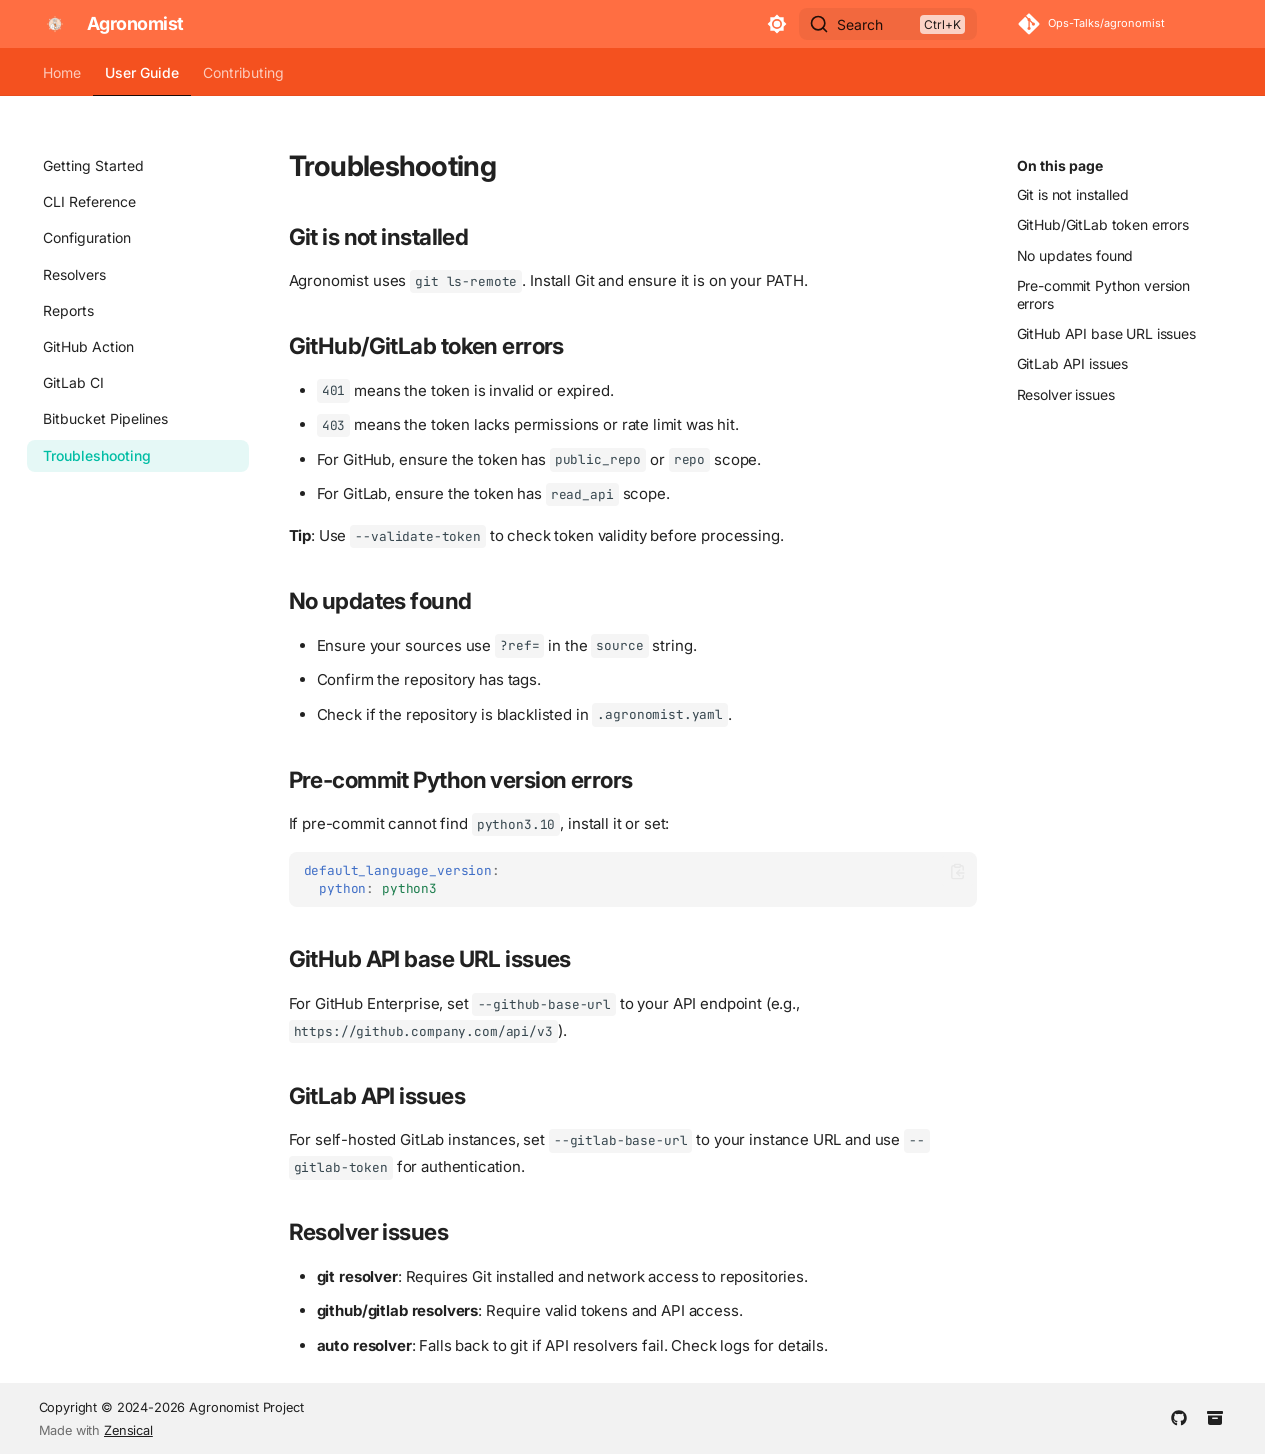
<file: troubleshooting/index.html>
<!doctype html>
<html lang="en" class="no-js">
  <head>
    
      <meta charset="utf-8">
      <meta name="viewport" content="width=device-width,initial-scale=1">
      
        <meta name="description" content="Documentation for Agronomist">
      
      
      
        <link rel="canonical" href="https://ops-talks.github.io/agronomist/troubleshooting/">
      
      
        <link rel="prev" href="../bitbucket-pipelines/">
      
      
        <link rel="next" href="../architecture/">
      
      
        
      
      
      <link rel="icon" href="../assets/agronomist-logo.svg">
      <meta name="generator" content="zensical-0.0.43">
    
    
      
        <title>Troubleshooting - Agronomist</title>
      
    
    
      
        
      
      <link rel="stylesheet" href="../assets/stylesheets/modern/main.fba56155.min.css">
      
        
          
        
        <link rel="stylesheet" href="../assets/stylesheets/modern/palette.dfe2e883.min.css">
      
      


    
    
      
    
    
      
        
        
        <link rel="preconnect" href="https://fonts.gstatic.com" crossorigin>
        <link rel="stylesheet" href="https://fonts.googleapis.com/css?family=Inter:300,300i,400,400i,500,500i,700,700i%7CJetBrains+Mono:400,400i,700,700i&amp;display=fallback">
        <style>:root{--md-text-font:"Inter";--md-code-font:"JetBrains Mono"}</style>
      
    
    
      <link rel="stylesheet" href="../stylesheets/extra.css">
    
    <script>__md_scope=new URL("..",location),__md_scope.pathname.endsWith("/")||(__md_scope=new URL(__md_scope.pathname+"/",location)),__md_hash=e=>[...e].reduce(((e,t)=>(e<<5)-e+t.charCodeAt(0)),0),__md_get=(e,t=localStorage,_=__md_scope)=>JSON.parse(t.getItem(_.pathname+"."+e)),__md_set=(e,t,_=localStorage,a=__md_scope)=>{try{_.setItem(a.pathname+"."+e,JSON.stringify(t))}catch(e){}},document.documentElement.setAttribute("data-platform",navigator.platform)</script>
    
      

    
    
  </head>
  
  
    
    
      
    
    
    
    
    <body dir="ltr" data-md-color-scheme="default" data-md-color-primary="deep-orange" data-md-color-accent="teal">
  
    
    <input class="md-toggle" data-md-toggle="drawer" type="checkbox" id="__drawer" autocomplete="off">
    <input class="md-toggle" data-md-toggle="search" type="checkbox" id="__search" autocomplete="off">
    <label class="md-overlay" for="__drawer" aria-label="Navigation"></label>
    <div data-md-component="skip">
      
        
        <a href="#troubleshooting" class="md-skip">
          Skip to content
        </a>
      
    </div>
    <div data-md-component="announce">
      
    </div>
    
    
      

<header class="md-header" data-md-component="header">
  <nav class="md-header__inner md-grid" aria-label="Header">
    <a href="./.." title="Agronomist" class="md-header__button md-logo" aria-label="Agronomist" data-md-component="logo">
      
  <img src="../assets/agronomist-logo.svg" alt="Agronomist">

    </a>
    <label class="md-header__button md-icon" for="__drawer" aria-label="Navigation">
      
      <svg xmlns="http://www.w3.org/2000/svg" fill="none" stroke="currentColor" stroke-linecap="round" stroke-linejoin="round" stroke-width="2" class="lucide lucide-menu" viewBox="0 0 24 24"><path d="M4 5h16M4 12h16M4 19h16"/></svg>
    </label>
    <div class="md-header__title" data-md-component="header-title">
      <div class="md-header__ellipsis">
        <div class="md-header__topic">
          <span class="md-ellipsis">
            Agronomist
          </span>
        </div>
        <div class="md-header__topic" data-md-component="header-topic">
          <span class="md-ellipsis">
            
              Troubleshooting
            
          </span>
        </div>
      </div>
    </div>
    
      
        <form class="md-header__option" data-md-component="palette">
  
    
    
    
    <input class="md-option" data-md-color-media="none" data-md-color-scheme="default" data-md-color-primary="deep-orange" data-md-color-accent="teal"  aria-label="Switch to dark mode"  type="radio" name="__palette" id="__palette_0">
    
      <label class="md-header__button md-icon" title="Switch to dark mode" for="__palette_1" hidden>
        <svg xmlns="http://www.w3.org/2000/svg" viewBox="0 0 24 24"><path d="M12 8a4 4 0 0 0-4 4 4 4 0 0 0 4 4 4 4 0 0 0 4-4 4 4 0 0 0-4-4m0 10a6 6 0 0 1-6-6 6 6 0 0 1 6-6 6 6 0 0 1 6 6 6 6 0 0 1-6 6m8-9.31V4h-4.69L12 .69 8.69 4H4v4.69L.69 12 4 15.31V20h4.69L12 23.31 15.31 20H20v-4.69L23.31 12z"/></svg>
      </label>
    
  
    
    
    
    <input class="md-option" data-md-color-media="none" data-md-color-scheme="slate" data-md-color-primary="blue-grey" data-md-color-accent="amber"  aria-label="Switch to light mode"  type="radio" name="__palette" id="__palette_1">
    
      <label class="md-header__button md-icon" title="Switch to light mode" for="__palette_0" hidden>
        <svg xmlns="http://www.w3.org/2000/svg" viewBox="0 0 24 24"><path d="M12 18c-.89 0-1.74-.2-2.5-.55C11.56 16.5 13 14.42 13 12s-1.44-4.5-3.5-5.45C10.26 6.2 11.11 6 12 6a6 6 0 0 1 6 6 6 6 0 0 1-6 6m8-9.31V4h-4.69L12 .69 8.69 4H4v4.69L.69 12 4 15.31V20h4.69L12 23.31 15.31 20H20v-4.69L23.31 12z"/></svg>
      </label>
    
  
</form>
      
    
    
      <script>var palette=__md_get("__palette");if(palette&&palette.color){if("(prefers-color-scheme)"===palette.color.media){var media=matchMedia("(prefers-color-scheme: light)"),input=document.querySelector(media.matches?"[data-md-color-media='(prefers-color-scheme: light)']":"[data-md-color-media='(prefers-color-scheme: dark)']");palette.color.media=input.getAttribute("data-md-color-media"),palette.color.scheme=input.getAttribute("data-md-color-scheme"),palette.color.primary=input.getAttribute("data-md-color-primary"),palette.color.accent=input.getAttribute("data-md-color-accent")}for(var[key,value]of Object.entries(palette.color))document.body.setAttribute("data-md-color-"+key,value)}</script>
    
    
    
      
      
        <label class="md-header__button md-icon" for="__search" aria-label="Search">
          
          <svg xmlns="http://www.w3.org/2000/svg" fill="none" stroke="currentColor" stroke-linecap="round" stroke-linejoin="round" stroke-width="2" class="lucide lucide-search" viewBox="0 0 24 24"><path d="m21 21-4.34-4.34"/><circle cx="11" cy="11" r="8"/></svg>
        </label>
        <div class="md-search" data-md-component="search" role="dialog" aria-label="Search">
  <button type="button" class="md-search__button">
    Search
  </button>
</div>
      
    
    <div class="md-header__source">
      
        <a href="https://github.com/Ops-Talks/agronomist" title="Go to repository" class="md-source" data-md-component="source">
  <div class="md-source__icon md-icon">
    
    <svg xmlns="http://www.w3.org/2000/svg" viewBox="0 0 448 512"><!--! Font Awesome Free 7.2.0 by @fontawesome - https://fontawesome.com License - https://fontawesome.com/license/free (Icons: CC BY 4.0, Fonts: SIL OFL 1.1, Code: MIT License) Copyright 2026 Fonticons, Inc.--><path fill="currentColor" d="M439.6 236.1 244 40.5c-5.4-5.5-12.8-8.5-20.4-8.5s-15 3-20.4 8.4L162.5 81l51.5 51.5c27.1-9.1 52.7 16.8 43.4 43.7l49.7 49.7c34.2-11.8 61.2 31 35.5 56.7-26.5 26.5-70.2-2.9-56-37.3L240.3 199v121.9c25.3 12.5 22.3 41.8 9.1 55-6.4 6.4-15.2 10.1-24.3 10.1s-17.8-3.6-24.3-10.1c-17.6-17.6-11.1-46.9 11.2-56v-123c-20.8-8.5-24.6-30.7-18.6-45L142.6 101 8.5 235.1C3 240.6 0 247.9 0 255.5s3 15 8.5 20.4l195.6 195.7c5.4 5.4 12.7 8.4 20.4 8.4s15-3 20.4-8.4l194.7-194.7c5.4-5.4 8.4-12.8 8.4-20.4s-3-15-8.4-20.4"/></svg>
  </div>
  <div class="md-source__repository">
    Ops-Talks/agronomist
  </div>
</a>
      
    </div>
  </nav>
  
</header>
    
    <div class="md-container" data-md-component="container">
      
      
        
          
            
<nav class="md-tabs" aria-label="Tabs" data-md-component="tabs">
  <div class="md-grid">
    <ul class="md-tabs__list">
      
        
  
  
  
  
    <li class="md-tabs__item">
      <a href="./.." class="md-tabs__link">
        
  
  Home

      </a>
    </li>
  

      
        
  
  
  
    
  
  
    
      
    
    
    
      <li class="md-tabs__item md-tabs__item--active">
        <a href="../getting-started/" class="md-tabs__link">
          
  
  User Guide

        </a>
      </li>
    
  

      
        
  
  
  
  
    
      
    
    
    
      <li class="md-tabs__item">
        <a href="../architecture/" class="md-tabs__link">
          
  
  Contributing

        </a>
      </li>
    
  

      
    </ul>
  </div>
</nav>
          
        
      
      <main class="md-main" data-md-component="main">
        <div class="md-main__inner md-grid">
          
            
              
              <div class="md-sidebar md-sidebar--primary" data-md-component="sidebar" data-md-type="navigation" >
                <div class="md-sidebar__scrollwrap">
                  <div class="md-sidebar__inner">
                    


  


<nav class="md-nav md-nav--primary md-nav--lifted" aria-label="Navigation" data-md-level="0">
  <label class="md-nav__title" for="__drawer">
    <a href="./.." title="Agronomist" class="md-nav__button md-logo" aria-label="Agronomist" data-md-component="logo">
      
  <img src="../assets/agronomist-logo.svg" alt="Agronomist">

    </a>
    Agronomist
  </label>
  
    <div class="md-nav__source">
      <a href="https://github.com/Ops-Talks/agronomist" title="Go to repository" class="md-source" data-md-component="source">
  <div class="md-source__icon md-icon">
    
    <svg xmlns="http://www.w3.org/2000/svg" viewBox="0 0 448 512"><!--! Font Awesome Free 7.2.0 by @fontawesome - https://fontawesome.com License - https://fontawesome.com/license/free (Icons: CC BY 4.0, Fonts: SIL OFL 1.1, Code: MIT License) Copyright 2026 Fonticons, Inc.--><path fill="currentColor" d="M439.6 236.1 244 40.5c-5.4-5.5-12.8-8.5-20.4-8.5s-15 3-20.4 8.4L162.5 81l51.5 51.5c27.1-9.1 52.7 16.8 43.4 43.7l49.7 49.7c34.2-11.8 61.2 31 35.5 56.7-26.5 26.5-70.2-2.9-56-37.3L240.3 199v121.9c25.3 12.5 22.3 41.8 9.1 55-6.4 6.4-15.2 10.1-24.3 10.1s-17.8-3.6-24.3-10.1c-17.6-17.6-11.1-46.9 11.2-56v-123c-20.8-8.5-24.6-30.7-18.6-45L142.6 101 8.5 235.1C3 240.6 0 247.9 0 255.5s3 15 8.5 20.4l195.6 195.7c5.4 5.4 12.7 8.4 20.4 8.4s15-3 20.4-8.4l194.7-194.7c5.4-5.4 8.4-12.8 8.4-20.4s-3-15-8.4-20.4"/></svg>
  </div>
  <div class="md-source__repository">
    Ops-Talks/agronomist
  </div>
</a>
    </div>
  
  <ul class="md-nav__list" data-md-scrollfix>
    
      
      
  
  
  
  
    <li class="md-nav__item">
      <a href="./.." class="md-nav__link">
        
  
  
  <span class="md-ellipsis">
    
  
  Home

    
  </span>
  
  

      </a>
    </li>
  

    
      
      
  
  
    
  
  
  
    
    
    
    
      
        
        
      
      
    
    
    <li class="md-nav__item md-nav__item--active md-nav__item--section md-nav__item--nested">
      
        
        
        <input class="md-nav__toggle md-toggle " type="checkbox" id="__nav_2" checked>
        
          
          <label class="md-nav__link" for="__nav_2" id="__nav_2_label" tabindex="">
            
  
  
  <span class="md-ellipsis">
    
  
  User Guide

    
  </span>
  
  

            <span class="md-nav__icon md-icon"></span>
          </label>
        
        <nav class="md-nav" data-md-level="1" aria-labelledby="__nav_2_label" aria-expanded="true">
          <label class="md-nav__title" for="__nav_2">
            <span class="md-nav__icon md-icon"></span>
            
  
  User Guide

          </label>
          <ul class="md-nav__list" data-md-scrollfix>
            
              
                
  
  
  
  
    <li class="md-nav__item">
      <a href="../getting-started/" class="md-nav__link">
        
  
  
  <span class="md-ellipsis">
    
  
  Getting Started

    
  </span>
  
  

      </a>
    </li>
  

              
            
              
                
  
  
  
  
    <li class="md-nav__item">
      <a href="../cli/" class="md-nav__link">
        
  
  
  <span class="md-ellipsis">
    
  
  CLI Reference

    
  </span>
  
  

      </a>
    </li>
  

              
            
              
                
  
  
  
  
    <li class="md-nav__item">
      <a href="../configuration/" class="md-nav__link">
        
  
  
  <span class="md-ellipsis">
    
  
  Configuration

    
  </span>
  
  

      </a>
    </li>
  

              
            
              
                
  
  
  
  
    <li class="md-nav__item">
      <a href="../resolvers/" class="md-nav__link">
        
  
  
  <span class="md-ellipsis">
    
  
  Resolvers

    
  </span>
  
  

      </a>
    </li>
  

              
            
              
                
  
  
  
  
    <li class="md-nav__item">
      <a href="../reports/" class="md-nav__link">
        
  
  
  <span class="md-ellipsis">
    
  
  Reports

    
  </span>
  
  

      </a>
    </li>
  

              
            
              
                
  
  
  
  
    <li class="md-nav__item">
      <a href="../github-action/" class="md-nav__link">
        
  
  
  <span class="md-ellipsis">
    
  
  GitHub Action

    
  </span>
  
  

      </a>
    </li>
  

              
            
              
                
  
  
  
  
    <li class="md-nav__item">
      <a href="../gitlab-ci/" class="md-nav__link">
        
  
  
  <span class="md-ellipsis">
    
  
  GitLab CI

    
  </span>
  
  

      </a>
    </li>
  

              
            
              
                
  
  
  
  
    <li class="md-nav__item">
      <a href="../bitbucket-pipelines/" class="md-nav__link">
        
  
  
  <span class="md-ellipsis">
    
  
  Bitbucket Pipelines

    
  </span>
  
  

      </a>
    </li>
  

              
            
              
                
  
  
    
  
  
  
    <li class="md-nav__item md-nav__item--active">
      
      
      
      
        
      
      
        <label class="md-nav__link md-nav__link--active" for="__toc">
          
  
  
  <span class="md-ellipsis">
    
  
  Troubleshooting

    
  </span>
  
  

          <span class="md-nav__icon md-icon"></span>
        </label>
      
      <a href="././" class="md-nav__link md-nav__link--active">
        
  
  
  <span class="md-ellipsis">
    
  
  Troubleshooting

    
  </span>
  
  

      </a>
      
        


<nav class="md-nav md-nav--secondary" aria-label="On this page">
  
  
  
    
  
  
    <label class="md-nav__title" for="__toc">
      <span class="md-nav__icon md-icon"></span>
      On this page
    </label>
    <ul class="md-nav__list" data-md-component="toc" data-md-scrollfix>
      
        <li class="md-nav__item">
  <a href="#git-is-not-installed" class="md-nav__link">
    <span class="md-ellipsis">
      <span class="md-typeset">
        Git is not installed
      </span>
    </span>
  </a>
  
</li>
      
        <li class="md-nav__item">
  <a href="#githubgitlab-token-errors" class="md-nav__link">
    <span class="md-ellipsis">
      <span class="md-typeset">
        GitHub/GitLab token errors
      </span>
    </span>
  </a>
  
</li>
      
        <li class="md-nav__item">
  <a href="#no-updates-found" class="md-nav__link">
    <span class="md-ellipsis">
      <span class="md-typeset">
        No updates found
      </span>
    </span>
  </a>
  
</li>
      
        <li class="md-nav__item">
  <a href="#pre-commit-python-version-errors" class="md-nav__link">
    <span class="md-ellipsis">
      <span class="md-typeset">
        Pre-commit Python version errors
      </span>
    </span>
  </a>
  
</li>
      
        <li class="md-nav__item">
  <a href="#github-api-base-url-issues" class="md-nav__link">
    <span class="md-ellipsis">
      <span class="md-typeset">
        GitHub API base URL issues
      </span>
    </span>
  </a>
  
</li>
      
        <li class="md-nav__item">
  <a href="#gitlab-api-issues" class="md-nav__link">
    <span class="md-ellipsis">
      <span class="md-typeset">
        GitLab API issues
      </span>
    </span>
  </a>
  
</li>
      
        <li class="md-nav__item">
  <a href="#resolver-issues" class="md-nav__link">
    <span class="md-ellipsis">
      <span class="md-typeset">
        Resolver issues
      </span>
    </span>
  </a>
  
</li>
      
    </ul>
  
</nav>
      
    </li>
  

              
            
          </ul>
        </nav>
      
    </li>
  

    
      
      
  
  
  
  
    
    
    
    
      
      
    
    
    <li class="md-nav__item md-nav__item--nested">
      
        
        
        <input class="md-nav__toggle md-toggle " type="checkbox" id="__nav_3" >
        
          
          <label class="md-nav__link" for="__nav_3" id="__nav_3_label" tabindex="0">
            
  
  
  <span class="md-ellipsis">
    
  
  Contributing

    
  </span>
  
  

            <span class="md-nav__icon md-icon"></span>
          </label>
        
        <nav class="md-nav" data-md-level="1" aria-labelledby="__nav_3_label" aria-expanded="false">
          <label class="md-nav__title" for="__nav_3">
            <span class="md-nav__icon md-icon"></span>
            
  
  Contributing

          </label>
          <ul class="md-nav__list" data-md-scrollfix>
            
              
                
  
  
  
  
    <li class="md-nav__item">
      <a href="../architecture/" class="md-nav__link">
        
  
  
  <span class="md-ellipsis">
    
  
  Architecture

    
  </span>
  
  

      </a>
    </li>
  

              
            
              
                
  
  
  
  
    <li class="md-nav__item">
      <a href="../development/" class="md-nav__link">
        
  
  
  <span class="md-ellipsis">
    
  
  Development

    
  </span>
  
  

      </a>
    </li>
  

              
            
              
                
  
  
  
  
    <li class="md-nav__item">
      <a href="../testing/" class="md-nav__link">
        
  
  
  <span class="md-ellipsis">
    
  
  Testing

    
  </span>
  
  

      </a>
    </li>
  

              
            
              
                
  
  
  
  
    <li class="md-nav__item">
      <a href="../api/" class="md-nav__link">
        
  
  
  <span class="md-ellipsis">
    
  
  API Reference

    
  </span>
  
  

      </a>
    </li>
  

              
            
          </ul>
        </nav>
      
    </li>
  

    
  </ul>
</nav>
                  </div>
                </div>
              </div>
            
            
              
              <div class="md-sidebar md-sidebar--secondary" data-md-component="sidebar" data-md-type="toc" >
                <div class="md-sidebar__scrollwrap">
                  
                    
                    
                    
                      
                    
                    
                      <input class="md-nav__toggle md-toggle" type="checkbox" id="__toc">
                      <div class="md-sidebar-button__wrapper">
                        <label class="md-sidebar-button" for="__toc"></label>
                      </div>
                    
                  
                  <div class="md-sidebar__inner">
                    


<nav class="md-nav md-nav--secondary" aria-label="On this page">
  
  
  
    
  
  
    <label class="md-nav__title" for="__toc">
      <span class="md-nav__icon md-icon"></span>
      On this page
    </label>
    <ul class="md-nav__list" data-md-component="toc" data-md-scrollfix>
      
        <li class="md-nav__item">
  <a href="#git-is-not-installed" class="md-nav__link">
    <span class="md-ellipsis">
      <span class="md-typeset">
        Git is not installed
      </span>
    </span>
  </a>
  
</li>
      
        <li class="md-nav__item">
  <a href="#githubgitlab-token-errors" class="md-nav__link">
    <span class="md-ellipsis">
      <span class="md-typeset">
        GitHub/GitLab token errors
      </span>
    </span>
  </a>
  
</li>
      
        <li class="md-nav__item">
  <a href="#no-updates-found" class="md-nav__link">
    <span class="md-ellipsis">
      <span class="md-typeset">
        No updates found
      </span>
    </span>
  </a>
  
</li>
      
        <li class="md-nav__item">
  <a href="#pre-commit-python-version-errors" class="md-nav__link">
    <span class="md-ellipsis">
      <span class="md-typeset">
        Pre-commit Python version errors
      </span>
    </span>
  </a>
  
</li>
      
        <li class="md-nav__item">
  <a href="#github-api-base-url-issues" class="md-nav__link">
    <span class="md-ellipsis">
      <span class="md-typeset">
        GitHub API base URL issues
      </span>
    </span>
  </a>
  
</li>
      
        <li class="md-nav__item">
  <a href="#gitlab-api-issues" class="md-nav__link">
    <span class="md-ellipsis">
      <span class="md-typeset">
        GitLab API issues
      </span>
    </span>
  </a>
  
</li>
      
        <li class="md-nav__item">
  <a href="#resolver-issues" class="md-nav__link">
    <span class="md-ellipsis">
      <span class="md-typeset">
        Resolver issues
      </span>
    </span>
  </a>
  
</li>
      
    </ul>
  
</nav>
                  </div>
                </div>
              </div>
            
          
          
            <div class="md-content" data-md-component="content">
              
              <article class="md-content__inner md-typeset">
                
                  
  
  


<h1 id="troubleshooting">Troubleshooting<a class="headerlink" href="#troubleshooting" title="Permanent link">&para;</a></h1>
<h2 id="git-is-not-installed">Git is not installed<a class="headerlink" href="#git-is-not-installed" title="Permanent link">&para;</a></h2>
<p>Agronomist uses <code>git ls-remote</code>. Install Git and ensure it is on your PATH.</p>
<h2 id="githubgitlab-token-errors">GitHub/GitLab token errors<a class="headerlink" href="#githubgitlab-token-errors" title="Permanent link">&para;</a></h2>
<ul>
<li><code>401</code> means the token is invalid or expired.</li>
<li><code>403</code> means the token lacks permissions or rate limit was hit.</li>
<li>For GitHub, ensure the token has <code>public_repo</code> or <code>repo</code> scope.</li>
<li>For GitLab, ensure the token has <code>read_api</code> scope.</li>
</ul>
<p><strong>Tip</strong>: Use <code>--validate-token</code> to check token validity before processing.</p>
<h2 id="no-updates-found">No updates found<a class="headerlink" href="#no-updates-found" title="Permanent link">&para;</a></h2>
<ul>
<li>Ensure your sources use <code>?ref=</code> in the <code>source</code> string.</li>
<li>Confirm the repository has tags.</li>
<li>Check if the repository is blacklisted in <code>.agronomist.yaml</code>.</li>
</ul>
<h2 id="pre-commit-python-version-errors">Pre-commit Python version errors<a class="headerlink" href="#pre-commit-python-version-errors" title="Permanent link">&para;</a></h2>
<p>If pre-commit cannot find <code>python3.10</code>, install it or set:</p>
<div class="language-yaml highlight"><pre><span></span><code><span id="__span-0-1"><a id="__codelineno-0-1" name="__codelineno-0-1" href="#__codelineno-0-1"></a><span class="nt">default_language_version</span><span class="p">:</span>
</span><span id="__span-0-2"><a id="__codelineno-0-2" name="__codelineno-0-2" href="#__codelineno-0-2"></a><span class="w">  </span><span class="nt">python</span><span class="p">:</span><span class="w"> </span><span class="l l-Scalar l-Scalar-Plain">python3</span>
</span></code></pre></div>
<h2 id="github-api-base-url-issues">GitHub API base URL issues<a class="headerlink" href="#github-api-base-url-issues" title="Permanent link">&para;</a></h2>
<p>For GitHub Enterprise, set <code>--github-base-url</code> to your API endpoint (e.g., <code>https://github.company.com/api/v3</code>).</p>
<h2 id="gitlab-api-issues">GitLab API issues<a class="headerlink" href="#gitlab-api-issues" title="Permanent link">&para;</a></h2>
<p>For self-hosted GitLab instances, set <code>--gitlab-base-url</code> to your instance URL and use <code>--gitlab-token</code> for authentication.</p>
<h2 id="resolver-issues">Resolver issues<a class="headerlink" href="#resolver-issues" title="Permanent link">&para;</a></h2>
<ul>
<li><strong>git resolver</strong>: Requires Git installed and network access to repositories.</li>
<li><strong>github/gitlab resolvers</strong>: Require valid tokens and API access.</li>
<li><strong>auto resolver</strong>: Falls back to git if API resolvers fail. Check logs for details.</li>
</ul>














                
              </article>
            </div>
          
          
<script>var target=document.getElementById(location.hash.slice(1));target&&target.name&&(target.checked=target.name.startsWith("__tabbed_"))</script>
        </div>
        
          <button type="button" class="md-top md-icon" data-md-component="top" hidden>
  
  <svg xmlns="http://www.w3.org/2000/svg" fill="none" stroke="currentColor" stroke-linecap="round" stroke-linejoin="round" stroke-width="2" class="lucide lucide-circle-arrow-up" viewBox="0 0 24 24"><circle cx="12" cy="12" r="10"/><path d="m16 12-4-4-4 4M12 16V8"/></svg>
  Back to top
</button>
        
      </main>
      
        <footer class="md-footer">
  
  <div class="md-footer-meta md-typeset">
    <div class="md-footer-meta__inner md-grid">
      <div class="md-copyright">
  
    <div class="md-copyright__highlight">
      Copyright &copy; 2024-2026 Agronomist Project
    </div>
  
  
    Made with
    <a href="https://zensical.org/" target="_blank" rel="noopener">
      Zensical
    </a>
  
</div>
      
        
<div class="md-social">
  
    
    
    
    
    <a href="https://github.com/Ops-Talks/agronomist" target="_blank" rel="noopener" title="GitHub Ops-Talks&#x2f;agronomist" class="md-social__link">
      <svg xmlns="http://www.w3.org/2000/svg" viewBox="0 0 512 512"><!--! Font Awesome Free 7.2.0 by @fontawesome - https://fontawesome.com License - https://fontawesome.com/license/free (Icons: CC BY 4.0, Fonts: SIL OFL 1.1, Code: MIT License) Copyright 2026 Fonticons, Inc.--><path fill="currentColor" d="M173.9 397.4c0 2-2.3 3.6-5.2 3.6-3.3.3-5.6-1.3-5.6-3.6 0-2 2.3-3.6 5.2-3.6 3-.3 5.6 1.3 5.6 3.6m-31.1-4.5c-.7 2 1.3 4.3 4.3 4.9 2.6 1 5.6 0 6.2-2s-1.3-4.3-4.3-5.2c-2.6-.7-5.5.3-6.2 2.3m44.2-1.7c-2.9.7-4.9 2.6-4.6 4.9.3 2 2.9 3.3 5.9 2.6 2.9-.7 4.9-2.6 4.6-4.6-.3-1.9-3-3.2-5.9-2.9M252.8 8C114.1 8 8 113.3 8 252c0 110.9 69.8 205.8 169.5 239.2 12.8 2.3 17.3-5.6 17.3-12.1 0-6.2-.3-40.4-.3-61.4 0 0-70 15-84.7-29.8 0 0-11.4-29.1-27.8-36.6 0 0-22.9-15.7 1.6-15.4 0 0 24.9 2 38.6 25.8 21.9 38.6 58.6 27.5 72.9 20.9 2.3-16 8.8-27.1 16-33.7-55.9-6.2-112.3-14.3-112.3-110.5 0-27.5 7.6-41.3 23.6-58.9-2.6-6.5-11.1-33.3 2.6-67.9 20.9-6.5 69 27 69 27 20-5.6 41.5-8.5 62.8-8.5s42.8 2.9 62.8 8.5c0 0 48.1-33.6 69-27 13.7 34.7 5.2 61.4 2.6 67.9 16 17.7 25.8 31.5 25.8 58.9 0 96.5-58.9 104.2-114.8 110.5 9.2 7.9 17 22.9 17 46.4 0 33.7-.3 75.4-.3 83.6 0 6.5 4.6 14.4 17.3 12.1C436.2 457.8 504 362.9 504 252 504 113.3 391.5 8 252.8 8M105.2 352.9c-1.3 1-1 3.3.7 5.2 1.6 1.6 3.9 2.3 5.2 1 1.3-1 1-3.3-.7-5.2-1.6-1.6-3.9-2.3-5.2-1m-10.8-8.1c-.7 1.3.3 2.9 2.3 3.9 1.6 1 3.6.7 4.3-.7.7-1.3-.3-2.9-2.3-3.9-2-.6-3.6-.3-4.3.7m32.4 35.6c-1.6 1.3-1 4.3 1.3 6.2 2.3 2.3 5.2 2.6 6.5 1 1.3-1.3.7-4.3-1.3-6.2-2.2-2.3-5.2-2.6-6.5-1m-11.4-14.7c-1.6 1-1.6 3.6 0 5.9s4.3 3.3 5.6 2.3c1.6-1.3 1.6-3.9 0-6.2-1.4-2.3-4-3.3-5.6-2"/></svg>
    </a>
  
    
    
    
    
    <a href="https://github.com/Ops-Talks" target="_blank" rel="noopener" title="Ops-Talks Projects" class="md-social__link">
      <svg xmlns="http://www.w3.org/2000/svg" viewBox="0 0 512 512"><!--! Font Awesome Free 7.2.0 by @fontawesome - https://fontawesome.com License - https://fontawesome.com/license/free (Icons: CC BY 4.0, Fonts: SIL OFL 1.1, Code: MIT License) Copyright 2026 Fonticons, Inc.--><path fill="currentColor" d="M0 64c0-17.7 14.3-32 32-32h448c17.7 0 32 14.3 32 32v32c0 17.7-14.3 32-32 32H32c-17.7 0-32-14.3-32-32zm32 112h448v240c0 35.3-28.7 64-64 64H96c-35.3 0-64-28.7-64-64zm152 64c-13.3 0-24 10.7-24 24s10.7 24 24 24h144c13.3 0 24-10.7 24-24s-10.7-24-24-24z"/></svg>
    </a>
  
</div>
      
    </div>
  </div>
</footer>
      
    </div>
    <div class="md-dialog" data-md-component="dialog">
      <div class="md-dialog__inner md-typeset"></div>
    </div>
    
    
    
      
      
      <script id="__config" type="application/json">{"annotate":null,"base":"..","features":["navigation.tabs","navigation.top","content.code.copy"],"search":"../assets/javascripts/workers/search.e2d2d235.min.js","tags":null,"translations":{"clipboard.copied":"Copied to clipboard","clipboard.copy":"Copy to clipboard","search.result.more.one":"1 more on this page","search.result.more.other":"# more on this page","search.result.none":"No matching documents","search.result.one":"1 matching document","search.result.other":"# matching documents","search.result.placeholder":"Type to start searching","search.result.term.missing":"Missing","select.version":"Select version"},"version":null}</script>
    
    
      <script src="../assets/javascripts/bundle.6e5f0216.min.js"></script>
      
    
  </body>
</html>
</file>
<file: stylesheets/extra.css>
/* ============================================================
   Deep orange theme — light mode (default scheme)
   ============================================================ */
[data-md-color-primary="deep-orange"],
[data-md-color-scheme="default"] {
  --md-primary-fg-color:        #ff6e42;
  --md-primary-fg-color--light: #ff8a66;
  --md-primary-fg-color--dark:  #f4511f;
  --md-primary-bg-color:        #ffffff;
  --md-primary-bg-color--light: rgba(255, 255, 255, 0.7);
  --md-accent-fg-color:         #00bda4;
}

/* Header background: force primary color */
[data-md-color-primary="deep-orange"] .md-header,
[data-md-color-scheme="default"] .md-header {
  background-color: #ff6e42 !important;
  color: #ffffff !important;
}

[data-md-color-primary="deep-orange"] .md-tabs,
[data-md-color-scheme="default"] .md-tabs {
  background-color: #f4511f !important;
  color: #ffffff !important;
}

/* ============================================================
   Blue grey theme — dark mode (slate scheme)
   ============================================================ */
[data-md-color-primary="blue-grey"],
[data-md-color-scheme="slate"] {
  --md-primary-fg-color:        #546d78;
  --md-primary-fg-color--light: #607c8a;
  --md-primary-fg-color--dark:  #455a63;
  --md-primary-bg-color:        #ffffff;
  --md-primary-bg-color--light: rgba(255, 255, 255, 0.7);
  --md-accent-fg-color:         #fa0;
}

[data-md-color-primary="blue-grey"] .md-header,
[data-md-color-scheme="slate"] .md-header {
  background-color: #546d78 !important;
  color: #ffffff !important;
}

[data-md-color-primary="blue-grey"] .md-tabs,
[data-md-color-scheme="slate"] .md-tabs {
  background-color: #455a63 !important;
  color: #ffffff !important;
}
</file>
<file: assets/stylesheets/modern/main.fba56155.min.css>
@charset "UTF-8";html{-webkit-text-size-adjust:none;-moz-text-size-adjust:none;text-size-adjust:none;box-sizing:border-box}*,:after,:before{box-sizing:inherit}@media (prefers-reduced-motion){*,:after,:before{transition:none!important}}body{margin:0}a,button,input,label{-webkit-tap-highlight-color:transparent}a{color:inherit;text-decoration:none}hr{border:0;box-sizing:initial;display:block;height:.05rem;overflow:visible;padding:0}small{font-size:80%}sub,sup{line-height:1em}img{border-style:none}table{border-collapse:initial;border-spacing:0}td,th{font-weight:400;vertical-align:top}button{background:#0000;border:0;font-family:inherit;font-size:inherit;margin:0;padding:0}input{border:0;outline:none}:root{--md-primary-fg-color:#4051b5;--md-primary-fg-color--light:#5d6cc0;--md-primary-fg-color--dark:#303fa1;--md-primary-bg-color:#fff;--md-primary-bg-color--light:#ffffffb3;--md-accent-fg-color:#526cfe;--md-accent-fg-color--transparent:#526cfe1a;--md-accent-bg-color:#fff;--md-accent-bg-color--light:#ffffffb3}[data-md-color-scheme=default]{color-scheme:light}[data-md-color-scheme=default] img[src$="#gh-dark-mode-only"],[data-md-color-scheme=default] img[src$="#only-dark"]{display:none}:root,[data-md-color-scheme=default]{--md-hue:225deg;--md-default-fg-color:#000000de;--md-default-fg-color--light:#0000008c;--md-default-fg-color--lighter:#00000052;--md-default-fg-color--lightest:#0000000d;--md-default-bg-color:#fff;--md-default-bg-color--light:#ffffffb3;--md-default-bg-color--lighter:#ffffff4d;--md-default-bg-color--lightest:#ffffff1f;--md-code-fg-color:#36464e;--md-code-bg-color:#f5f5f5;--md-code-bg-color--light:#f5f5f5b3;--md-code-bg-color--lighter:#f5f5f54d;--md-code-hl-color:#4287ff;--md-code-hl-color--light:#4287ff1a;--md-code-hl-number-color:#d52a2a;--md-code-hl-special-color:#db1457;--md-code-hl-function-color:#a846b9;--md-code-hl-constant-color:#6e59d9;--md-code-hl-keyword-color:#3f6ec6;--md-code-hl-string-color:#1c7d4d;--md-code-hl-name-color:var(--md-code-fg-color);--md-code-hl-operator-color:var(--md-default-fg-color--light);--md-code-hl-punctuation-color:var(--md-default-fg-color--light);--md-code-hl-comment-color:var(--md-default-fg-color--light);--md-code-hl-generic-color:var(--md-default-fg-color--light);--md-code-hl-variable-color:var(--md-default-fg-color--light);--md-typeset-color:var(--md-default-fg-color);--md-typeset-a-color:var(--md-primary-fg-color);--md-typeset-del-color:#f5503d26;--md-typeset-ins-color:#0bd57026;--md-typeset-kbd-color:#fafafa;--md-typeset-kbd-accent-color:#fff;--md-typeset-kbd-border-color:#b8b8b8;--md-typeset-mark-color:#ffff0080;--md-typeset-table-color:#0000001f;--md-typeset-table-color--light:rgba(0,0,0,.035);--md-admonition-fg-color:var(--md-default-fg-color);--md-admonition-bg-color:var(--md-default-bg-color);--md-warning-fg-color:#000000de;--md-warning-bg-color:#ff9;--md-shadow-z1:0 0.2rem 0.5rem #0000000d,0 0 0.05rem #0000001a;--md-shadow-z2:0 0.2rem 0.5rem #0000001a,0 0 0.05rem #00000040;--md-shadow-z3:0 0.2rem 0.5rem #0003,0 0 0.05rem #00000059;--color-foreground:0 0 0;--color-background:255 255 255;--color-background-subtle:240 240 240;--color-backdrop:255 255 255}.md-icon svg{fill:currentcolor;display:block;height:1.2rem;width:1.2rem}.md-icon svg.lucide{fill:#0000;stroke:currentcolor}body{-webkit-font-smoothing:antialiased;-moz-osx-font-smoothing:grayscale;--md-text-font-family:var(--md-text-font,_),-apple-system,BlinkMacSystemFont,Helvetica,Arial,sans-serif;--md-code-font-family:var(--md-code-font,_),SFMono-Regular,Consolas,Menlo,monospace}aside,body,input{font-feature-settings:"kern","liga";color:var(--md-typeset-color);font-family:var(--md-text-font-family)}code,kbd,pre{font-feature-settings:"kern";font-family:var(--md-code-font-family)}:root{--md-typeset-table-sort-icon:url('data:image/svg+xml;charset=utf-8,<svg xmlns="http://www.w3.org/2000/svg" fill="none" stroke="currentColor" stroke-linecap="round" stroke-linejoin="round" stroke-width="2" class="lucide lucide-arrow-down-up" viewBox="0 0 24 24"><path d="m3 16 4 4 4-4m-4 4V4m14 4-4-4-4 4m4-4v16"/></svg>');--md-typeset-table-sort-icon--asc:url('data:image/svg+xml;charset=utf-8,<svg xmlns="http://www.w3.org/2000/svg" fill="none" stroke="currentColor" stroke-linecap="round" stroke-linejoin="round" stroke-width="2" class="lucide lucide-arrow-down-narrow-wide" viewBox="0 0 24 24"><path d="m3 16 4 4 4-4m-4 4V4m4 0h4m-4 4h7m-7 4h10"/></svg>');--md-typeset-table-sort-icon--desc:url('data:image/svg+xml;charset=utf-8,<svg xmlns="http://www.w3.org/2000/svg" fill="none" stroke="currentColor" stroke-linecap="round" stroke-linejoin="round" stroke-width="2" class="lucide lucide-arrow-up-narrow-wide" viewBox="0 0 24 24"><path d="m3 8 4-4 4 4M7 4v16m4-8h4m-4 4h7m-7 4h10"/></svg>');--md-typeset-preview-icon:url('data:image/svg+xml;charset=utf-8,<svg xmlns="http://www.w3.org/2000/svg" fill="none" stroke="currentColor" stroke-linecap="round" stroke-linejoin="round" stroke-width="2" class="lucide lucide-mouse-pointer-2" viewBox="0 0 24 24"><path d="M4.037 4.688a.495.495 0 0 1 .651-.651l16 6.5a.5.5 0 0 1-.063.947l-6.124 1.58a2 2 0 0 0-1.438 1.435l-1.579 6.126a.5.5 0 0 1-.947.063z"/></svg>')}.md-typeset{-webkit-print-color-adjust:exact;color-adjust:exact;font-size:.75rem;letter-spacing:-.01em;line-height:1.8;overflow-wrap:break-word}@media print{.md-typeset{font-size:.68rem}}.md-typeset blockquote,.md-typeset dl,.md-typeset figure,.md-typeset ol,.md-typeset pre,.md-typeset ul{margin-bottom:1em;margin-top:1em}.md-typeset h1{color:var(--md-default-fg-color);font-size:1.875em;line-height:1.3;margin:0 0 1.25em}.md-typeset h1,.md-typeset h2{font-weight:700;letter-spacing:-.025em}.md-typeset h2{font-size:1.5em;line-height:1.4;margin:1.6em 0 .64em}.md-typeset h3{font-size:1.25em;font-weight:700;letter-spacing:-.01em;line-height:1.5;margin:1.6em 0 .8em}.md-typeset h2+h3{margin-top:.8em}.md-typeset h4{font-weight:700;letter-spacing:-.01em;margin:1em 0}.md-typeset h5,.md-typeset h6{color:var(--md-default-fg-color--light);font-size:.8em;font-weight:700;letter-spacing:-.01em;margin:1.25em 0}.md-typeset h5{text-transform:uppercase}.md-typeset h5 code{text-transform:none}.md-typeset hr{border-bottom:.05rem solid var(--md-default-fg-color--lightest);display:flow-root;margin:1.5em 0}.md-typeset a{color:var(--md-typeset-a-color);text-decoration:underline;word-break:break-word}.md-typeset a,.md-typeset a:before{transition:color 125ms}.md-typeset a:focus,.md-typeset a:hover{color:var(--md-accent-fg-color)}.md-typeset a:focus code,.md-typeset a:hover code{background-color:var(--md-accent-fg-color--transparent);color:var(--md-accent-fg-color)}.md-typeset a code{color:var(--md-typeset-a-color)}.md-typeset a.focus-visible{outline-color:var(--md-accent-fg-color);outline-offset:.2rem}.md-typeset code,.md-typeset kbd,.md-typeset pre{color:var(--md-code-fg-color);direction:ltr;font-variant-ligatures:none;transition:background-color 125ms}@media print{.md-typeset code,.md-typeset kbd,.md-typeset pre{white-space:pre-wrap}}.md-typeset code{background-color:var(--md-code-bg-color);border-radius:.2rem;-webkit-box-decoration-break:clone;box-decoration-break:clone;font-size:.85em;padding:.25em .4em;transition:color 125ms,background-color 125ms;word-break:break-word}.md-typeset code:not(.focus-visible){-webkit-tap-highlight-color:transparent;outline:none}.md-typeset pre{display:flow-root;line-height:1.4;position:relative}.md-typeset pre>code{border-radius:.4rem;-webkit-box-decoration-break:slice;box-decoration-break:slice;box-shadow:none;display:block;margin:0;outline-color:var(--md-accent-fg-color);overflow:auto;padding:.7720588235em 1.1764705882em;scrollbar-color:var(--md-default-fg-color--lighter) #0000;scrollbar-width:thin;touch-action:auto;word-break:normal}.md-typeset pre>code:hover{scrollbar-color:var(--md-accent-fg-color) #0000}.md-typeset pre>code::-webkit-scrollbar{height:.2rem;width:.2rem}.md-typeset pre>code::-webkit-scrollbar-thumb{background-color:var(--md-default-fg-color--lighter)}.md-typeset pre>code::-webkit-scrollbar-thumb:hover{background-color:var(--md-accent-fg-color)}.md-typeset kbd{border-radius:.2rem;box-shadow:0 0 0 .05rem var(--md-typeset-kbd-border-color),0 .15rem 0 var(--md-typeset-kbd-border-color);color:var(--md-default-fg-color);display:inline-block;font-size:.75em;padding:0 .6666666667em;vertical-align:text-top;word-break:break-word}.md-typeset mark{background-color:var(--md-typeset-mark-color);-webkit-box-decoration-break:clone;box-decoration-break:clone;color:inherit;word-break:break-word}.md-typeset abbr{border-bottom:.05rem dotted var(--md-default-fg-color--light);cursor:help;text-decoration:none}.md-typeset [data-preview]{position:relative}[dir=ltr] .md-typeset [data-preview]:after{margin-left:.125em}[dir=rtl] .md-typeset [data-preview]:after{margin-right:.125em}.md-typeset [data-preview]:after{background-color:currentcolor;content:"";display:inline-block;height:.8em;-webkit-mask-image:var(--md-typeset-preview-icon);mask-image:var(--md-typeset-preview-icon);-webkit-mask-repeat:no-repeat;mask-repeat:no-repeat;-webkit-mask-size:contain;mask-size:contain;transition:background-color 125ms;vertical-align:text-top;width:.8em}.md-typeset small{opacity:.75}[dir=ltr] .md-typeset sub,[dir=ltr] .md-typeset sup{margin-left:.078125em}[dir=rtl] .md-typeset sub,[dir=rtl] .md-typeset sup{margin-right:.078125em}[dir=ltr] .md-typeset blockquote{padding-left:.6rem}[dir=rtl] .md-typeset blockquote{padding-right:.6rem}[dir=ltr] .md-typeset blockquote{border-left:.2rem solid var(--md-default-fg-color--lighter)}[dir=rtl] .md-typeset blockquote{border-right:.2rem solid var(--md-default-fg-color--lighter)}.md-typeset blockquote{color:var(--md-default-fg-color--light);margin-left:0;margin-right:0}.md-typeset ul{list-style-type:disc}.md-typeset ul[type]{list-style-type:revert-layer}[dir=ltr] .md-typeset ol,[dir=ltr] .md-typeset ul{margin-left:.625em}[dir=rtl] .md-typeset ol,[dir=rtl] .md-typeset ul{margin-right:.625em}.md-typeset ol,.md-typeset ul{padding:0}.md-typeset ol:not([hidden]),.md-typeset ul:not([hidden]){display:flow-root}.md-typeset ol ol,.md-typeset ul ol{list-style-type:lower-alpha}.md-typeset ol ol ol,.md-typeset ul ol ol{list-style-type:lower-roman}.md-typeset ol ol ol ol,.md-typeset ul ol ol ol{list-style-type:upper-alpha}.md-typeset ol ol ol ol ol,.md-typeset ul ol ol ol ol{list-style-type:upper-roman}.md-typeset ol[type],.md-typeset ul[type]{list-style-type:revert-layer}[dir=ltr] .md-typeset ol li,[dir=ltr] .md-typeset ul li{margin-left:1.25em}[dir=rtl] .md-typeset ol li,[dir=rtl] .md-typeset ul li{margin-right:1.25em}.md-typeset ol li,.md-typeset ul li{margin-bottom:.5em}.md-typeset ol li blockquote,.md-typeset ol li p,.md-typeset ul li blockquote,.md-typeset ul li p{margin:.5em 0}.md-typeset ol li:last-child,.md-typeset ul li:last-child{margin-bottom:0}[dir=ltr] .md-typeset ol li ol,[dir=ltr] .md-typeset ol li ul,[dir=ltr] .md-typeset ul li ol,[dir=ltr] .md-typeset ul li ul{margin-left:.625em}[dir=rtl] .md-typeset ol li ol,[dir=rtl] .md-typeset ol li ul,[dir=rtl] .md-typeset ul li ol,[dir=rtl] .md-typeset ul li ul{margin-right:.625em}.md-typeset ol li ol,.md-typeset ol li ul,.md-typeset ul li ol,.md-typeset ul li ul{margin-bottom:.5em;margin-top:.5em}[dir=ltr] .md-typeset dd{margin-left:1.875em}[dir=rtl] .md-typeset dd{margin-right:1.875em}.md-typeset dd{margin-bottom:1.5em;margin-top:1em}.md-typeset img,.md-typeset svg,.md-typeset video{height:auto;max-width:100%}.md-typeset img[align=left]{margin:1em 1em 1em 0}.md-typeset img[align=right]{margin:1em 0 1em 1em}.md-typeset img[align]:only-child{margin-top:0}.md-typeset figure{display:flow-root;margin:1em auto;max-width:100%;text-align:center;width:fit-content}.md-typeset figure img{display:block;margin:0 auto}.md-typeset figcaption{font-style:italic;margin:1em auto;max-width:24rem}.md-typeset iframe{max-width:100%}.md-typeset table:not([class]){background-color:var(--md-default-bg-color);border:.05rem solid var(--md-typeset-table-color);border-radius:.1rem;display:inline-block;font-size:.64rem;max-width:100%;overflow:auto;touch-action:auto}@media print{.md-typeset table:not([class]){display:table}}.md-typeset table:not([class])+*{margin-top:1.5em}.md-typeset table:not([class]) td>:first-child,.md-typeset table:not([class]) th>:first-child{margin-top:0}.md-typeset table:not([class]) td>:last-child,.md-typeset table:not([class]) th>:last-child{margin-bottom:0}.md-typeset table:not([class]) td:not([align]),.md-typeset table:not([class]) th:not([align]){text-align:left}[dir=rtl] .md-typeset table:not([class]) td:not([align]),[dir=rtl] .md-typeset table:not([class]) th:not([align]){text-align:right}.md-typeset table:not([class]) th{font-weight:700;min-width:5rem;padding:.9375em 1.25em;vertical-align:top}.md-typeset table:not([class]) td{border-top:.05rem solid var(--md-typeset-table-color);padding:.9375em 1.25em;vertical-align:top}.md-typeset table:not([class]) tbody tr{transition:background-color 125ms}.md-typeset table:not([class]) tbody tr:hover{background-color:var(--md-typeset-table-color--light);box-shadow:0 .05rem 0 var(--md-default-bg-color) inset}.md-typeset table:not([class]) a{word-break:normal}.md-typeset table th[role=columnheader]{cursor:pointer}[dir=ltr] .md-typeset table th[role=columnheader]:after{margin-left:.5em}[dir=rtl] .md-typeset table th[role=columnheader]:after{margin-right:.5em}.md-typeset table th[role=columnheader]:after{content:"";display:inline-block;height:1.2em;-webkit-mask-image:var(--md-typeset-table-sort-icon);mask-image:var(--md-typeset-table-sort-icon);-webkit-mask-repeat:no-repeat;mask-repeat:no-repeat;-webkit-mask-size:contain;mask-size:contain;transition:background-color 125ms;vertical-align:text-bottom;width:1.2em}.md-typeset table th[role=columnheader]:hover:after{background-color:var(--md-default-fg-color--lighter)}.md-typeset table th[role=columnheader][aria-sort=ascending]:after{background-color:var(--md-default-fg-color--light);-webkit-mask-image:var(--md-typeset-table-sort-icon--asc);mask-image:var(--md-typeset-table-sort-icon--asc)}.md-typeset table th[role=columnheader][aria-sort=descending]:after{background-color:var(--md-default-fg-color--light);-webkit-mask-image:var(--md-typeset-table-sort-icon--desc);mask-image:var(--md-typeset-table-sort-icon--desc)}.md-typeset__scrollwrap{margin:1em -.8rem;overflow-x:auto;touch-action:auto}.md-typeset__table{display:inline-block;margin-bottom:.5em;padding:0 .8rem}@media print{.md-typeset__table{display:block}}html .md-typeset__table table{display:table;margin:0;overflow:hidden;width:100%}@media screen and (max-width:44.984375em){.md-content__inner>pre{margin:1em -.8rem}.md-content__inner>pre code{border-radius:0}}.md-banner{background-color:var(--md-accent-fg-color--transparent);color:var(--md-default-fg-color);overflow:auto}@media print{.md-banner{display:none}}.md-banner--warning{background-color:var(--md-warning-bg-color);color:var(--md-warning-fg-color)}.md-banner__inner{font-size:.7rem;margin:.6rem auto;padding:0 .8rem}[dir=ltr] .md-banner__button{float:right}[dir=rtl] .md-banner__button{float:left}.md-banner__button{color:inherit;cursor:pointer;transition:opacity .25s}.no-js .md-banner__button{display:none}.md-banner__button:hover{opacity:.7}html{scrollbar-gutter:stable;font-size:125%;height:100%;overflow-x:hidden}@media screen and (min-width:100em){html{font-size:137.5%}}@media screen and (min-width:125em){html{font-size:150%}}body{background-color:var(--md-default-bg-color);display:flex;flex-direction:column;font-size:.5rem;min-height:100%;position:relative;width:100%}@media print{body{display:block}}@media screen and (max-width:59.984375em){body[data-md-scrolllock]{position:fixed}}.md-grid{margin-left:auto;margin-right:auto;max-width:61rem}.md-container{display:flex;flex-direction:column;flex-grow:1}@media print{.md-container{display:block}}.md-main{flex-grow:1}.md-main__inner{display:flex;height:100%;margin-top:1.5rem}.md-ellipsis{overflow:hidden;text-overflow:ellipsis}.md-toggle{display:none}.md-option{height:0;opacity:0;position:absolute;width:0}.md-option:checked+label:not([hidden]){display:block}.md-option.focus-visible+label{outline-color:var(--md-accent-fg-color);outline-style:auto}.md-skip{background-color:var(--md-default-fg-color);border-radius:.1rem;color:var(--md-default-bg-color);font-size:.64rem;margin:.5rem;opacity:0;outline-color:var(--md-accent-fg-color);padding:.3rem .5rem;position:fixed;transform:translateY(.4rem);z-index:-1}.md-skip:focus{opacity:1;transform:translateY(0);transition:transform .25s cubic-bezier(.4,0,.2,1),opacity 175ms 75ms;z-index:10}@page{margin:25mm}:root{--md-clipboard-icon:url('data:image/svg+xml;charset=utf-8,<svg xmlns="http://www.w3.org/2000/svg" fill="none" stroke="currentColor" stroke-linecap="round" stroke-linejoin="round" stroke-width="2" class="lucide lucide-clipboard-copy" viewBox="0 0 24 24"><rect width="8" height="4" x="8" y="2" rx="1" ry="1"/><path d="M8 4H6a2 2 0 0 0-2 2v14a2 2 0 0 0 2 2h12a2 2 0 0 0 2-2v-2M16 4h2a2 2 0 0 1 2 2v4m1 4H11"/><path d="m15 10-4 4 4 4"/></svg>')}.md-clipboard{border-radius:.1rem;color:var(--md-default-fg-color--lightest);cursor:pointer;height:1.5em;outline-color:var(--md-accent-fg-color);outline-offset:.1rem;transition:color .25s;width:1.5em;z-index:1}@media print{.md-clipboard{display:none}}.md-clipboard:not(.focus-visible){-webkit-tap-highlight-color:transparent;outline:none}:hover>.md-clipboard{color:var(--md-default-fg-color--light)}.md-clipboard:focus,.md-clipboard:hover{color:var(--md-accent-fg-color)}.md-clipboard:after{background-color:currentcolor;content:"";display:block;height:1.125em;margin:0 auto;-webkit-mask-image:var(--md-clipboard-icon);mask-image:var(--md-clipboard-icon);-webkit-mask-position:center;mask-position:center;-webkit-mask-repeat:no-repeat;mask-repeat:no-repeat;-webkit-mask-size:contain;mask-size:contain;width:1.125em}.md-clipboard--inline{cursor:pointer}.md-clipboard--inline code{transition:color .25s,background-color .25s}.md-clipboard--inline:focus code,.md-clipboard--inline:hover code{background-color:var(--md-accent-fg-color--transparent);color:var(--md-accent-fg-color)}:root{--md-code-select-icon:url('data:image/svg+xml;charset=utf-8,<svg xmlns="http://www.w3.org/2000/svg" fill="none" stroke="currentColor" stroke-linecap="round" stroke-linejoin="round" stroke-width="2" class="lucide lucide-scan" viewBox="0 0 24 24"><path d="M3 7V5a2 2 0 0 1 2-2h2m10 0h2a2 2 0 0 1 2 2v2m0 10v2a2 2 0 0 1-2 2h-2M7 21H5a2 2 0 0 1-2-2v-2"/></svg>');--md-code-copy-icon:url('data:image/svg+xml;charset=utf-8,<svg xmlns="http://www.w3.org/2000/svg" fill="none" stroke="currentColor" stroke-linecap="round" stroke-linejoin="round" stroke-width="2" class="lucide lucide-clipboard-copy" viewBox="0 0 24 24"><rect width="8" height="4" x="8" y="2" rx="1" ry="1"/><path d="M8 4H6a2 2 0 0 0-2 2v14a2 2 0 0 0 2 2h12a2 2 0 0 0 2-2v-2M16 4h2a2 2 0 0 1 2 2v4m1 4H11"/><path d="m15 10-4 4 4 4"/></svg>')}.md-typeset .md-code__content{display:grid}.md-code__nav{background-color:var(--md-code-bg-color--lighter);border-radius:.1rem;display:flex;gap:.2rem;padding:.2rem;position:absolute;right:.25em;top:.25em;transition:background-color .25s;z-index:1}:hover>.md-code__nav{background-color:var(--md-code-bg-color--light)}.md-code__button{color:var(--md-default-fg-color--lightest);cursor:pointer;display:block;height:1.5em;outline-color:var(--md-accent-fg-color);outline-offset:.1rem;transition:color .25s;width:1.5em}:hover>*>.md-code__button{color:var(--md-default-fg-color--light)}.md-code__button.focus-visible,.md-code__button:hover{color:var(--md-accent-fg-color)}.md-code__button--active{color:var(--md-default-fg-color)!important}.md-code__button:after{background-color:currentcolor;content:"";display:block;height:1.125em;margin:0 auto;-webkit-mask-position:center;mask-position:center;-webkit-mask-repeat:no-repeat;mask-repeat:no-repeat;-webkit-mask-size:contain;mask-size:contain;width:1.125em}.md-code__button[data-md-type=select]:after{-webkit-mask-image:var(--md-code-select-icon);mask-image:var(--md-code-select-icon)}.md-code__button[data-md-type=copy]:after{-webkit-mask-image:var(--md-code-copy-icon);mask-image:var(--md-code-copy-icon)}@keyframes consent{0%{opacity:0;transform:translateY(100%)}to{opacity:1;transform:translateY(0)}}@keyframes overlay{0%{opacity:0}to{opacity:1}}.md-consent__overlay{animation:overlay .35s both;-webkit-backdrop-filter:blur(.2rem);backdrop-filter:blur(.2rem);background-color:var(--md-default-bg-color--light);height:100%;opacity:1;position:fixed;top:0;width:100%;z-index:5}.md-consent__inner{bottom:0;display:flex;justify-content:center;max-height:100%;padding:0;position:fixed;width:100%;z-index:5}.md-consent__form{animation:consent .5s cubic-bezier(.1,.7,.1,1) both;background-color:var(--md-default-bg-color);border:0;border-radius:.8rem;box-shadow:var(--md-shadow-z3);margin:.4rem;overflow:auto;padding-left:1.2rem;padding-right:1.2rem}.md-consent__settings{display:none;margin:1em 0}input:checked+.md-consent__settings{display:block}.md-consent__controls{line-height:1.2;margin-bottom:.8rem}.md-typeset .md-consent__controls .md-button{display:inline}@media screen and (max-width:44.984375em){.md-typeset .md-consent__controls .md-button{display:block;margin-top:.4rem;text-align:center;width:100%}}.md-consent label{cursor:pointer}.md-content{flex-grow:1;min-width:0}.md-content__inner{margin:0 .8rem 1.2rem;padding-top:.7rem}@media screen and (min-width:76.25em){[dir=ltr] .md-sidebar--primary:not([hidden])~.md-content>.md-content__inner{margin-left:1.2rem}[dir=ltr] .md-sidebar--secondary:not([hidden])~.md-content>.md-content__inner,[dir=rtl] .md-sidebar--primary:not([hidden])~.md-content>.md-content__inner{margin-right:1.2rem}[dir=rtl] .md-sidebar--secondary:not([hidden])~.md-content>.md-content__inner{margin-left:1.2rem}}.md-content__inner:before{content:"";display:block;height:.4rem}.md-content__inner>:last-child{margin-bottom:0}[dir=ltr] .md-content__button{float:right}[dir=rtl] .md-content__button{float:left}[dir=ltr] .md-content__button{margin-left:.4rem}[dir=rtl] .md-content__button{margin-right:.4rem}.md-content__button{background-color:var(--md-default-fg-color--lightest);border-radius:.4rem;display:flex;margin-top:.2rem;padding:.3rem}@media print{.md-content__button{display:none}}.md-typeset .md-content__button{color:var(--md-default-fg-color);transition:color .25s,background-color .25s}.md-typeset .md-content__button svg{opacity:.5;transition:opacity .25s}.md-typeset .md-content__button:focus,.md-typeset .md-content__button:hover{background-color:var(--md-accent-fg-color--transparent);color:var(--md-accent-fg-color)}.md-typeset .md-content__button:focus svg,.md-typeset .md-content__button:hover svg{opacity:1}.md-content__button svg{height:.9rem;width:.9rem}[dir=rtl] .md-content__button svg{transform:scaleX(-1)}.md-content__button svg.lucide{fill:#0000;stroke:currentcolor}[dir=ltr] .md-dialog{right:.8rem}[dir=rtl] .md-dialog{left:.8rem}.md-dialog{background-color:var(--md-accent-fg-color);border-radius:1.2rem;bottom:.8rem;box-shadow:var(--md-shadow-z3);min-width:11.1rem;opacity:0;padding:.4rem 1.2rem;pointer-events:none;position:fixed;transform:translateY(100%);transition:transform 0ms .4s,opacity .4s;z-index:4}@media print{.md-dialog{display:none}}.md-dialog--active{opacity:1;pointer-events:auto;transform:translateY(0);transition:transform .4s cubic-bezier(.075,.85,.175,1),opacity .4s}.md-dialog__inner{color:var(--md-default-bg-color);font-size:.7rem}.md-feedback{margin:2em 0 1em;text-align:center}.md-feedback fieldset{border:none;margin:0;padding:0}.md-feedback__title{font-weight:700;margin:1em auto}.md-feedback__inner{position:relative}.md-feedback__list{display:flex;flex-wrap:wrap;place-content:baseline center;position:relative}.md-feedback__list:hover .md-icon:not(:disabled){color:var(--md-default-fg-color--lighter)}:disabled .md-feedback__list{min-height:1.8rem}.md-feedback__icon{color:var(--md-default-fg-color--light);cursor:pointer;flex-shrink:0;margin:0 .1rem;transition:color 125ms}.md-feedback__icon:not(:disabled).md-icon:hover{color:var(--md-accent-fg-color)}.md-feedback__icon:disabled{color:var(--md-default-fg-color--lightest);pointer-events:none}.md-feedback__note{opacity:0;position:relative;transform:translateY(.4rem);transition:transform .4s cubic-bezier(.1,.7,.1,1),opacity .15s}.md-feedback__note>*{margin:0 auto;max-width:16rem}:disabled .md-feedback__note{opacity:1;transform:translateY(0)}@media print{.md-feedback{display:none}}.md-footer{background-color:var(--md-default-bg-color);border-top:.05rem solid var(--md-default-fg-color--lightest);color:var(--md-default-fg-color)}@media print{.md-footer{display:none}}.md-footer__inner{justify-content:space-between;overflow:auto;padding:.2rem}.md-footer__inner:not([hidden]){display:flex}.md-footer__link{align-items:end;display:flex;flex-grow:0.01;margin-bottom:.4rem;margin-top:1rem;max-width:100%;outline-color:var(--md-accent-fg-color);overflow:hidden;transition:opacity .25s}.md-footer__link:focus,.md-footer__link:hover{opacity:.7}[dir=rtl] .md-footer__link svg{transform:scaleX(-1)}@media screen and (max-width:44.984375em){.md-footer__link--prev{flex-shrink:0}.md-footer__link--prev .md-footer__title{display:none}}[dir=ltr] .md-footer__link--next{margin-left:auto}[dir=rtl] .md-footer__link--next{margin-right:auto}.md-footer__link--next{text-align:right}[dir=rtl] .md-footer__link--next{text-align:left}.md-footer__title{flex-grow:1;font-size:.8rem;margin-bottom:.7rem;max-width:calc(100% - 2.4rem);padding:0 1rem;white-space:nowrap}.md-footer__button{margin:.2rem;padding:.4rem}.md-footer__direction{font-size:.6rem;opacity:.7}.md-footer-meta{background-color:var(--md-default-fg-color--lightest)}.md-footer-meta__inner{display:flex;flex-wrap:wrap;justify-content:space-between;padding:.2rem}html .md-footer-meta.md-typeset a:not(:focus,:hover){color:var(--md-default-fg-color)}.md-copyright{color:var(--md-default-fg-color--light);font-size:.64rem;margin:auto .6rem;padding:.4rem 0;width:100%}@media screen and (min-width:45em){.md-copyright{width:auto}}.md-copyright__highlight{color:var(--md-default-fg-color)}.md-social{display:inline-flex;gap:.2rem;margin:0 .4rem;padding:.2rem 0 .6rem}@media screen and (min-width:45em){.md-social{padding:.6rem 0}}.md-social__link{display:inline-block;height:1.6rem;text-align:center;width:1.6rem}.md-social__link:before{line-height:1.9}.md-social__link svg{fill:currentcolor;max-height:.8rem;vertical-align:-25%}.md-social__link svg.lucide{fill:#0000;stroke:currentcolor}.md-typeset .md-button{background-color:var(--md-default-fg-color--lightest);border-radius:1.2rem;color:var(--md-default-fg-color--light);cursor:pointer;display:inline-block;font-size:.875em;font-weight:700;padding:.625em 2em;text-decoration:none;transition:color 125ms,background-color 125ms,opacity 125ms}.md-typeset .md-button.focus-visible{outline-offset:0}.md-typeset .md-button:focus,.md-typeset .md-button:hover{color:var(--md-default-fg-color--light);opacity:.8}.md-typeset .md-button--primary{background-color:var(--md-primary-fg-color);color:var(--md-primary-bg-color)}.md-typeset .md-button--primary:focus,.md-typeset .md-button--primary:hover{color:var(--md-primary-bg-color);opacity:.8}[dir=ltr] .md-typeset .md-input{border-top-left-radius:.1rem}[dir=ltr] .md-typeset .md-input,[dir=rtl] .md-typeset .md-input{border-top-right-radius:.1rem}[dir=rtl] .md-typeset .md-input{border-top-left-radius:.1rem}.md-typeset .md-input{border-bottom:.1rem solid var(--md-default-fg-color--lighter);box-shadow:var(--md-shadow-z1);font-size:.8rem;height:1.8rem;padding:0 .6rem;transition:border .25s,box-shadow .25s}.md-typeset .md-input:focus,.md-typeset .md-input:hover{border-bottom-color:var(--md-accent-fg-color);box-shadow:var(--md-shadow-z2)}.md-typeset .md-input--stretch{width:100%}.md-header{-webkit-backdrop-filter:blur(.4rem);backdrop-filter:blur(.4rem);background-color:var(--md-default-bg-color--light);color:var(--md-default-fg-color);display:block;left:0;position:sticky;right:0;top:0;z-index:4}@media print{.md-header{display:none}}.md-header[hidden]{transform:translateY(-100%);transition:transform .25s cubic-bezier(.8,0,.6,1)}.md-header--shadow{box-shadow:0 .05rem 0 var(--md-default-fg-color--lightest);transition:transform .25s cubic-bezier(.1,.7,.1,1)}.md-header__inner{align-items:center;display:flex;padding:0 .4rem}.md-header__button{color:currentcolor;cursor:pointer;margin:.2rem;outline-color:var(--md-accent-fg-color);padding:.4rem;position:relative;transition:opacity .25s;vertical-align:middle;z-index:1}.md-header__button:hover{opacity:.7}.md-header__button:not([hidden]){display:inline-block}.md-header__button:not(.focus-visible){-webkit-tap-highlight-color:transparent;outline:none}.md-header__button.md-logo{margin:.2rem;padding:.4rem}@media screen and (max-width:76.234375em){.md-header__button.md-logo{display:none}}.md-header__button.md-logo img,.md-header__button.md-logo svg{fill:currentcolor;display:block;height:1.2rem;width:auto}.md-header__button.md-logo img.lucide,.md-header__button.md-logo svg.lucide{fill:#0000;stroke:currentcolor}@media screen and (min-width:60em){.md-header__button[for=__search]{display:none}}.no-js .md-header__button[for=__search]{display:none}[dir=rtl] .md-header__button[for=__search] svg{transform:scaleX(-1)}@media screen and (min-width:76.25em){.md-header__button[for=__drawer]{display:none}}.md-header__topic{display:flex;max-width:100%;position:absolute;transition:transform .4s cubic-bezier(.1,.7,.1,1),opacity .15s;white-space:nowrap}.md-header__topic+.md-header__topic{opacity:0;pointer-events:none;transform:translateX(1.25rem);transition:transform .4s cubic-bezier(1,.7,.1,.1),opacity .15s;z-index:-1}[dir=rtl] .md-header__topic+.md-header__topic{transform:translateX(-1.25rem)}.md-header__topic:first-child{font-weight:700}.md-header__title{flex-grow:1;font-size:.9rem;height:2.4rem;letter-spacing:-.025em;line-height:2.4rem;margin-left:.4rem;margin-right:.4rem}.md-header__title--active .md-header__topic{opacity:0;pointer-events:none;transform:translateX(-1.25rem);transition:transform .4s cubic-bezier(1,.7,.1,.1),opacity .15s;z-index:-1}[dir=rtl] .md-header__title--active .md-header__topic{transform:translateX(1.25rem)}.md-header__title--active .md-header__topic+.md-header__topic{opacity:1;pointer-events:auto;transform:translateX(0);transition:transform .4s cubic-bezier(.1,.7,.1,1),opacity .15s;z-index:0}.md-header__title>.md-header__ellipsis{height:100%;position:relative;width:100%}.md-header__option{display:flex;flex-shrink:0;max-width:100%;white-space:nowrap}.md-header__option>input{bottom:0}.md-header__source{display:none}@media screen and (min-width:60em){[dir=ltr] .md-header__source{margin-left:1rem}[dir=rtl] .md-header__source{margin-right:1rem}.md-header__source{display:block;max-width:11.5rem;width:11.5rem}}@media screen and (min-width:76.25em){[dir=ltr] .md-header__source{margin-left:1.4rem}[dir=rtl] .md-header__source{margin-right:1.4rem}}.md-header .md-icon svg{height:1rem;width:1rem}:root{--md-nav-icon--next:url('data:image/svg+xml;charset=utf-8,<svg xmlns="http://www.w3.org/2000/svg" fill="none" stroke="currentColor" stroke-linecap="round" stroke-linejoin="round" stroke-width="2" class="lucide lucide-chevron-right" viewBox="0 0 24 24"><path d="m9 18 6-6-6-6"/></svg>')}.md-nav{font-size:.7rem;line-height:1.3;transition:max-height .25s cubic-bezier(.86,0,.07,1)}.md-nav .md-nav__title{display:none}.md-nav__list{display:flex;flex-direction:column;gap:.2rem;list-style:none;margin:0;padding:0}[dir=ltr] .md-nav__list .md-nav__list{margin-left:.6rem}[dir=rtl] .md-nav__list .md-nav__list{margin-right:.6rem}.md-nav__item--nested .md-nav__list:after,.md-nav__item--nested .md-nav__list:before{content:" ";display:block;height:0}.md-nav__link{align-items:flex-start;border-radius:.4rem;cursor:pointer;display:flex;gap:.6rem;margin-left:.2rem;margin-right:.2rem;padding:.35rem .8rem;transition:color .25s,background-color .25s}.md-nav__link .md-nav__link{margin:0}.md-nav__link--passed,.md-nav__link--passed code{color:var(--md-default-fg-color--light)}.md-nav__item .md-nav__link--active{font-weight:500}.md-nav--primary .md-nav__item .md-nav__link--active{background:var(--md-accent-fg-color--transparent);color:var(--md-accent-fg-color)}.md-nav__item .md-nav__link--active,.md-nav__item .md-nav__link--active code{color:var(--md-typeset-a-color)}.md-nav__item .md-nav__link--active code svg,.md-nav__item .md-nav__link--active svg{opacity:1}[dir=ltr] .md-nav__item--nested>.md-nav__link:not(.md-nav__container){padding-right:.35rem}[dir=rtl] .md-nav__item--nested>.md-nav__link:not(.md-nav__container){padding-left:.35rem}.md-nav__link .md-ellipsis{flex-grow:1;position:relative}.md-nav__link .md-ellipsis code{word-break:normal}.md-nav__link .md-typeset{font-size:.7rem;line-height:1.3}.md-nav__link svg{fill:currentcolor;flex-shrink:0;height:1.3em;opacity:.5;position:relative;width:1.3em}.md-nav__link svg.lucide{fill:#0000;stroke:currentcolor}.md-nav--primary .md-nav__link[for]:focus:not(.md-nav__link--active),.md-nav--primary .md-nav__link[for]:hover:not(.md-nav__link--active),.md-nav--primary .md-nav__link[href]:focus:not(.md-nav__link--active),.md-nav--primary .md-nav__link[href]:hover:not(.md-nav__link--active){background-color:var(--md-default-fg-color--lightest);color:var(--md-default-fg-color)}.md-nav--secondary .md-nav__link{margin-left:.2rem;margin-right:.2rem;overflow-wrap:normal;padding:.35rem .8rem}.md-nav--secondary .md-nav__link[for]:focus,.md-nav--secondary .md-nav__link[for]:hover,.md-nav--secondary .md-nav__link[href]:focus,.md-nav--secondary .md-nav__link[href]:hover{background-color:initial;color:var(--md-accent-fg-color)}.md-nav__link.focus-visible{outline-color:var(--md-accent-fg-color)}.md-nav--primary .md-nav__link[for=__toc],.md-nav--primary .md-nav__link[for=__toc]~.md-nav{display:none}.md-nav__icon{font-size:.9rem;height:.9rem;width:.9rem}[dir=rtl] .md-nav__icon:after{transform:rotate(180deg)}.md-nav__item--nested .md-nav__icon:after{background-color:currentcolor;content:"";display:block;height:100%;-webkit-mask-image:var(--md-nav-icon--next);mask-image:var(--md-nav-icon--next);-webkit-mask-position:center;mask-position:center;-webkit-mask-repeat:no-repeat;mask-repeat:no-repeat;-webkit-mask-size:contain;mask-size:contain;transition:transform .25s;width:100%}@media screen and (min-width:76.25em){.md-nav__item--nested.md-nav__item--section>.md-nav__link .md-nav__icon:after{display:none}}.md-nav__item--nested .md-nav__toggle:checked~.md-nav__link .md-nav__icon:after,.md-nav__item--nested .md-toggle--indeterminate~.md-nav__link .md-nav__icon:after{transform:rotate(90deg)}.md-nav__container{background:#0000;gap:.2rem;padding:0}.md-nav__container>:first-child{flex-grow:1;min-width:0}.md-nav__container>:nth-child(2){padding:.35rem}@media screen and (min-width:76.25em){.md-nav__item--section>.md-nav__container>:nth-child(2){display:none}}.md-nav__container__icon{flex-shrink:0}.md-nav__toggle~.md-nav{display:grid;grid-template-rows:minmax(.005rem,0fr);opacity:0;transition:grid-template-rows .25s cubic-bezier(.86,0,.07,1),opacity .25s,visibility 0ms .25s;visibility:collapse}.md-nav__toggle~.md-nav>.md-nav__list{overflow:hidden}.md-nav__toggle.md-toggle--indeterminate~.md-nav,.md-nav__toggle:checked~.md-nav{grid-template-rows:minmax(.4rem,1fr);opacity:1;transition:grid-template-rows .25s cubic-bezier(.86,0,.07,1),opacity .15s .1s,visibility 0ms;visibility:visible}.md-nav__toggle.md-toggle--indeterminate~.md-nav{transition:none}.md-nav--secondary{margin-bottom:.1rem;margin-top:.1rem}.md-nav--secondary .md-nav{margin-top:.2rem}.md-nav--secondary .md-nav__title{background:var(--md-default-bg-color);display:flex;font-weight:700;margin-left:.2rem;margin-right:.2rem;padding:.35rem .6rem;position:sticky;top:0;z-index:1}.md-nav--secondary .md-nav__title .md-nav__icon{display:none}.md-nav--secondary .md-nav__link{padding:.2rem .6rem}@media screen and (max-width:76.234375em){.md-nav--primary{margin-bottom:.4rem;margin-left:.2rem;margin-right:.2rem}.md-nav .md-nav__title[for=__drawer]{align-items:center;border-bottom:.05rem solid var(--md-default-fg-color-lightest);display:flex;font-size:.8rem;font-weight:700;gap:.4rem;padding:.8rem}.md-nav .md-nav__title[for=__drawer] .md-logo{height:1.6rem;width:1.6rem}.md-nav .md-nav__title[for=__drawer] .md-logo img,.md-nav .md-nav__title[for=__drawer] .md-logo svg{fill:currentcolor;display:block;height:100%;max-width:100%;object-fit:contain;width:auto}.md-nav .md-nav__title[for=__drawer] .md-logo img.lucide,.md-nav .md-nav__title[for=__drawer] .md-logo svg.lucide{fill:#0000;stroke:currentcolor}}.md-nav__source{border:.05rem solid var(--md-default-fg-color--lightest);border-radius:.4rem;margin:.2rem .2rem .6rem;transition:background-color .25s,border-color .25s}.md-nav__source:focus,.md-nav__source:hover{background-color:var(--md-default-fg-color--lightest);border-color:#0000}[dir=ltr] .md-nav--integrated>.md-nav__list>.md-nav__item--active .md-nav--secondary{margin-left:1.1rem}[dir=rtl] .md-nav--integrated>.md-nav__list>.md-nav__item--active .md-nav--secondary{margin-right:1.1rem}[dir=ltr] .md-nav--integrated>.md-nav__list>.md-nav__item--active .md-nav--secondary{border-left:.05rem solid var(--md-default-fg-color--lightest)}[dir=rtl] .md-nav--integrated>.md-nav__list>.md-nav__item--active .md-nav--secondary{border-right:.05rem solid var(--md-default-fg-color--lightest)}.md-nav--integrated>.md-nav__list>.md-nav__item--active .md-nav--secondary{display:block;margin-bottom:.5em;margin-top:.5em;opacity:1;visibility:visible}.md-nav--integrated>.md-nav__list>.md-nav__item--active .md-nav--secondary .md-nav__link{background:#0000}.md-nav--integrated>.md-nav__list>.md-nav__item--active .md-nav--secondary .md-nav__link--active{font-weight:500}.md-nav--integrated>.md-nav__list>.md-nav__item--active .md-nav--secondary .md-nav__link:focus,.md-nav--integrated>.md-nav__list>.md-nav__item--active .md-nav--secondary .md-nav__link:hover{color:var(--md-accent-fg-color)}.md-nav--integrated>.md-nav__list>.md-nav__item--active .md-nav--secondary>.md-nav__list{margin-left:0;overflow:visible;padding-bottom:0}.md-nav--integrated>.md-nav__list>.md-nav__item--active .md-nav--secondary>.md-nav__title{display:none}@media screen and (min-width:76.25em){.md-nav--primary{margin-bottom:.1rem;margin-top:.1rem}.md-nav__source{display:none}[dir=ltr] .md-nav__list .md-nav__item--section>.md-nav>.md-nav__list{margin-left:0}[dir=rtl] .md-nav__list .md-nav__item--section>.md-nav>.md-nav__list{margin-right:0}.md-nav__item--section>.md-nav__link--active,.md-nav__item--section>.md-nav__link>.md-nav__link--active{font-weight:700}.md-nav__item--section{margin-top:.4rem}.md-nav__item--section:first-child{margin-top:0}.md-nav__item--section:last-child{margin-bottom:0}.md-nav__item--section>.md-nav__link{font-weight:700}.md-nav__item--section>.md-nav__link:not(.md-nav__container){pointer-events:none}.md-nav__item--section>.md-nav{display:block;opacity:1;visibility:visible}.md-nav__item--section>.md-nav>.md-nav__list>.md-nav__item{padding:0}.md-nav--lifted{margin-top:0}.md-nav--lifted>.md-nav__list>.md-nav__item{display:none}.md-nav--lifted>.md-nav__list>.md-nav__item--active{display:block}.md-nav--lifted>.md-nav__list>.md-nav__item--active>.md-nav{margin-top:.1rem}.md-nav--lifted>.md-nav__list>.md-nav__item--active>.md-nav>.md-nav__list:before,.md-nav--lifted>.md-nav__list>.md-nav__item--active>.md-nav__link{display:none}.md-nav--lifted>.md-nav__list>.md-nav__item--active.md-nav__item--section{margin:0}.md-nav--lifted .md-nav[data-md-level="1"]{grid-template-rows:minmax(.4rem,1fr);opacity:1;visibility:visible}}:root{--md-path-icon:url('data:image/svg+xml;charset=utf-8,<svg xmlns="http://www.w3.org/2000/svg" fill="none" stroke="currentColor" stroke-linecap="round" stroke-linejoin="round" stroke-width="2" class="lucide lucide-chevron-right" viewBox="0 0 24 24"><path d="m9 18 6-6-6-6"/></svg>')}.md-path{font-size:.7rem;margin:.4rem .8rem 0;overflow:auto;padding-top:1.2rem}.md-path:not([hidden]){display:block}@media screen and (min-width:76.25em){.md-path{margin:.4rem 1.2rem 0}}.md-path__list{align-items:center;display:flex;gap:.2rem;list-style:none;margin:0;padding:0}.md-path__item:not(:first-child){align-items:center;display:inline-flex;gap:.2rem;white-space:nowrap}.md-path__item:not(:first-child):before{background-color:var(--md-default-fg-color--lighter);content:"";display:inline;height:.6rem;-webkit-mask-image:var(--md-path-icon);mask-image:var(--md-path-icon);width:.6rem}.md-path__link{align-items:center;color:var(--md-default-fg-color--light);display:flex;transition:color .25s}.md-path__link:focus,.md-path__link:hover{color:var(--md-accent-fg-color)}:root{--md-progress-value:0;--md-progress-delay:400ms}.md-progress{background:var(--md-primary-bg-color);height:.075rem;opacity:min(clamp(0,var(--md-progress-value),1),clamp(0,100 - var(--md-progress-value),1));position:fixed;top:0;transform:scaleX(calc(var(--md-progress-value)*1%));transform-origin:left;transition:transform .5s cubic-bezier(.19,1,.22,1),opacity .25s var(--md-progress-delay);width:100%;z-index:4}:root{--md-search-icon:url('data:image/svg+xml;charset=utf-8,<svg xmlns="http://www.w3.org/2000/svg" fill="none" stroke="currentColor" stroke-linecap="round" stroke-linejoin="round" stroke-width="2" class="lucide lucide-search" viewBox="0 0 24 24"><path d="m21 21-4.34-4.34"/><circle cx="11" cy="11" r="8"/></svg>')}.md-search{position:relative}@media screen and (min-width:45em){.md-search{padding:.2rem 0}}@media screen and (max-width:59.984375em){.md-search{display:none}}.no-js .md-search{display:none}[dir=ltr] .md-search__button{padding-left:1.9rem;padding-right:2.2rem}[dir=rtl] .md-search__button{padding-left:2.2rem;padding-right:1.9rem}.md-search__button{background:var(--md-default-bg-color);color:var(--md-default-fg-color);cursor:pointer;font-size:.7rem;position:relative;text-align:left}@media screen and (min-width:45em){.md-search__button{background-color:var(--md-default-fg-color--lightest);border-radius:.4rem;height:1.6rem;transition:background-color .4s,color .4s;width:8.9rem}.md-search__button:focus,.md-search__button:hover{background-color:var(--md-default-fg-color--lighter);color:var(--md-default-fg-color)}}[dir=ltr] .md-search__button:before{left:0}[dir=rtl] .md-search__button:before{right:0}.md-search__button:before{background-color:var(--md-default-fg-color);content:"";height:1rem;margin-left:.5rem;-webkit-mask-image:var(--md-search-icon);mask-image:var(--md-search-icon);-webkit-mask-position:center;mask-position:center;-webkit-mask-repeat:no-repeat;mask-repeat:no-repeat;-webkit-mask-size:contain;mask-size:contain;position:absolute;top:.3rem;width:1rem}.md-search__button:after{background:var(--md-default-bg-color--light);border-radius:.2rem;content:"Ctrl+K";display:block;font-size:.6rem;padding:.1rem .2rem;position:absolute;right:.6rem;top:.35rem}[data-platform^=Mac] .md-search__button:after{content:"⌘K"}.md-select{position:relative;z-index:1}.md-select__inner{background-color:var(--md-default-bg-color);border-radius:.4rem;box-shadow:var(--md-shadow-z2);color:var(--md-default-fg-color);left:50%;margin-top:.2rem;max-height:0;opacity:0;position:absolute;top:calc(100% - .2rem);transform:translate3d(-50%,.3rem,0);transition:transform .25s 375ms,opacity .25s .25s,max-height 0ms .5s}@media screen and (max-width:59.984375em){.md-select__inner{left:100%;transform:translate3d(-100%,.3rem,0)}}.md-select:focus-within .md-select__inner,.md-select:hover .md-select__inner{max-height:min(75vh,28rem);opacity:1;transform:translate3d(-50%,0,0);transition:transform .25s cubic-bezier(.1,.7,.1,1),opacity .25s,max-height 0ms}@media screen and (max-width:59.984375em){.md-select:focus-within .md-select__inner,.md-select:hover .md-select__inner{transform:translate3d(-100%,0,0)}}.md-select__inner:after{border-bottom:.2rem solid #0000;border-bottom-color:var(--md-default-bg-color);border-left:.2rem solid #0000;border-right:.2rem solid #0000;border-top:0;content:"";filter:drop-shadow(0 -1px 0 var(--md-default-fg-color--lightest));height:0;left:50%;margin-left:-.2rem;margin-top:-.2rem;position:absolute;top:0;width:0}@media screen and (max-width:59.984375em){.md-select__inner:after{left:auto;right:1rem}}.md-select__list{border-radius:.1rem;font-size:.8rem;list-style-type:none;margin:0;max-height:inherit;overflow:auto;padding:0}.md-select__item{line-height:1.8rem}[dir=ltr] .md-select__link{padding-left:.6rem;padding-right:1.2rem}[dir=rtl] .md-select__link{padding-left:1.2rem;padding-right:.6rem}.md-select__link{cursor:pointer;display:block;outline:none;scroll-snap-align:start;transition:background-color .25s,color .25s;width:100%}.md-select__link:focus,.md-select__link:hover{color:var(--md-accent-fg-color)}.md-select__link:focus{background-color:var(--md-default-fg-color--lightest)}:root{--md-toc-icon:url('data:image/svg+xml;charset=utf-8,<svg xmlns="http://www.w3.org/2000/svg" fill="none" stroke="currentColor" stroke-linecap="round" stroke-linejoin="round" stroke-width="2" class="lucide lucide-text-align-start" viewBox="0 0 24 24"><path d="M21 5H3m12 7H3m14 7H3"/></svg>')}.md-sidebar{align-self:flex-start;flex-shrink:0;padding:1.1rem 0;position:sticky;top:2.4rem;width:12.1rem}@media print{.md-sidebar{display:none}}@media screen and (max-width:76.234375em){[dir=ltr] .md-sidebar--primary{left:-12.1rem}[dir=rtl] .md-sidebar--primary{right:-12.1rem}.md-sidebar--primary{-webkit-backdrop-filter:blur(.4rem);backdrop-filter:blur(.4rem);background-color:var(--md-default-bg-color--light);border-radius:.8rem;display:block;height:calc(100% - .8rem);position:fixed;top:.4rem;transform:translateX(0);transition:transform .2s cubic-bezier(.5,0,.5,0),box-shadow .2s;width:12.1rem;z-index:5}[data-md-toggle=drawer]:checked~.md-container .md-sidebar--primary{box-shadow:var(--md-shadow-z3);transform:translateX(12.5rem);transition:transform .25s cubic-bezier(.7,.7,.1,1),box-shadow .25s}[dir=rtl] [data-md-toggle=drawer]:checked~.md-container .md-sidebar--primary{transform:translateX(-12.5rem)}.md-sidebar--primary .md-sidebar__scrollwrap{bottom:0;left:0;margin:0;overscroll-behavior-y:contain;position:absolute;right:0;top:0}}@media screen and (min-width:76.25em){.md-sidebar{height:0}.no-js .md-sidebar{height:auto}.md-header--lifted~.md-container .md-sidebar{top:4.8rem}}.md-sidebar--secondary{order:2}@media screen and (max-width:59.984375em){.md-sidebar--secondary{bottom:1.6rem;padding:0;position:fixed;right:.8rem;top:auto;width:auto;z-index:2}.md-sidebar--secondary .md-nav--secondary{margin-top:0}.md-sidebar--secondary .md-nav__title{padding:.55rem .6rem .35rem}.md-sidebar--secondary .md-sidebar__scrollwrap{display:flex;flex-direction:column-reverse;overflow-y:visible;position:relative}.md-sidebar--secondary .md-sidebar__inner{background-color:var(--md-default-bg-color);border-radius:.4rem;bottom:2.7rem;box-shadow:var(--md-shadow-z2);max-height:50vh;opacity:0;overflow-y:auto;padding-bottom:.4rem;pointer-events:none;position:absolute;right:0;transform:translateY(.4rem);transition:transform 0ms .25s,opacity .25s;width:11.7rem}.md-sidebar--secondary [type=checkbox]:checked~.md-sidebar__inner{opacity:1;pointer-events:auto;transform:translateY(0);transition:transform .4s cubic-bezier(0,1,.35,1),opacity .25s,z-index 0ms}.md-sidebar--secondary .md-sidebar-button{-webkit-backdrop-filter:blur(.4rem);backdrop-filter:blur(.4rem);background-color:var(--md-default-bg-color--light);border-radius:1.6rem;box-shadow:var(--md-shadow-z2);color:var(--md-default-fg-color--light);cursor:pointer;display:inline-flex;font-size:.7rem;gap:.4rem;outline:none;padding:.5rem;transition:color 125ms,background-color 125ms,transform 125ms cubic-bezier(.4,0,.2,1),opacity 125ms}.md-sidebar--secondary .md-sidebar-button:after{background-color:currentcolor;content:"";display:block;height:.9rem;-webkit-mask-image:var(--md-toc-icon);mask-image:var(--md-toc-icon);-webkit-mask-position:center;mask-position:center;-webkit-mask-repeat:no-repeat;mask-repeat:no-repeat;-webkit-mask-size:contain;mask-size:contain;transition:transform .25s;width:.9rem}.md-sidebar--secondary .md-sidebar-button:focus,.md-sidebar--secondary .md-sidebar-button:hover{background-color:var(--md-accent-fg-color);color:var(--md-accent-bg-color)}.md-sidebar--secondary .md-sidebar-button__wrapper{text-align:right}}@media screen and (min-width:60em){.md-sidebar--secondary{height:0}.md-sidebar--secondary .md-sidebar-button{display:none}.no-js .md-sidebar--secondary{height:auto}.md-sidebar--secondary:not([hidden]){display:block}.md-sidebar--secondary .md-sidebar__scrollwrap{touch-action:pan-y}}.md-sidebar__scrollwrap{backface-visibility:hidden;overflow-y:auto;scrollbar-color:var(--md-default-fg-color--lighter) #0000}@media screen and (min-width:60em){.md-sidebar__scrollwrap{scrollbar-gutter:stable;scrollbar-width:thin}}.md-sidebar__scrollwrap::-webkit-scrollbar{height:.2rem;width:.2rem}.md-sidebar__scrollwrap:focus-within,.md-sidebar__scrollwrap:hover{scrollbar-color:var(--md-accent-fg-color) #0000}.md-sidebar__scrollwrap:focus-within::-webkit-scrollbar-thumb,.md-sidebar__scrollwrap:hover::-webkit-scrollbar-thumb{background-color:var(--md-default-fg-color--lighter)}.md-sidebar__scrollwrap:focus-within::-webkit-scrollbar-thumb:hover,.md-sidebar__scrollwrap:hover::-webkit-scrollbar-thumb:hover{background-color:var(--md-accent-fg-color)}@supports selector(::-webkit-scrollbar){.md-sidebar__scrollwrap{scrollbar-gutter:auto}[dir=ltr] .md-sidebar__inner{padding-right:calc(100% - 11.5rem)}[dir=rtl] .md-sidebar__inner{padding-left:calc(100% - 11.5rem)}@media screen and (max-width:76.234375em){[dir=ltr] .md-sidebar__inner{padding-right:0}[dir=rtl] .md-sidebar__inner{padding-left:0}}}@media screen and (max-width:76.234375em){.md-overlay{-webkit-backdrop-filter:blur(.2rem);backdrop-filter:blur(.2rem);background-color:var(--md-default-bg-color--light);height:0;opacity:0;position:fixed;top:0;transition:width 0ms .5s,height 0ms .5s,opacity .25s 125ms;width:0;z-index:5}[data-md-toggle=drawer]:checked~.md-overlay{height:100%;opacity:1;transition:width 0ms,height 0ms,opacity .25s;width:100%}}@keyframes facts{0%{height:0}to{height:.65rem}}@keyframes fact{0%{opacity:0;transform:translateY(100%)}50%{opacity:0}to{opacity:1;transform:translateY(0)}}:root{--md-source-forks-icon:url('data:image/svg+xml;charset=utf-8,<svg xmlns="http://www.w3.org/2000/svg" fill="none" stroke="currentColor" stroke-linecap="round" stroke-linejoin="round" stroke-width="2" class="lucide lucide-git-fork" viewBox="0 0 24 24"><circle cx="12" cy="18" r="3"/><circle cx="6" cy="6" r="3"/><circle cx="18" cy="6" r="3"/><path d="M18 9v2c0 .6-.4 1-1 1H7c-.6 0-1-.4-1-1V9m6 3v3"/></svg>');--md-source-repositories-icon:url('data:image/svg+xml;charset=utf-8,<svg xmlns="http://www.w3.org/2000/svg" fill="none" stroke="currentColor" stroke-linecap="round" stroke-linejoin="round" stroke-width="2" class="lucide lucide-book" viewBox="0 0 24 24"><path d="M4 19.5v-15A2.5 2.5 0 0 1 6.5 2H19a1 1 0 0 1 1 1v18a1 1 0 0 1-1 1H6.5a1 1 0 0 1 0-5H20"/></svg>');--md-source-stars-icon:url('data:image/svg+xml;charset=utf-8,<svg xmlns="http://www.w3.org/2000/svg" fill="none" stroke="currentColor" stroke-linecap="round" stroke-linejoin="round" stroke-width="2" class="lucide lucide-star" viewBox="0 0 24 24"><path d="M11.525 2.295a.53.53 0 0 1 .95 0l2.31 4.679a2.12 2.12 0 0 0 1.595 1.16l5.166.756a.53.53 0 0 1 .294.904l-3.736 3.638a2.12 2.12 0 0 0-.611 1.878l.882 5.14a.53.53 0 0 1-.771.56l-4.618-2.428a2.12 2.12 0 0 0-1.973 0L6.396 21.01a.53.53 0 0 1-.77-.56l.881-5.139a2.12 2.12 0 0 0-.611-1.879L2.16 9.795a.53.53 0 0 1 .294-.906l5.165-.755a2.12 2.12 0 0 0 1.597-1.16z"/></svg>');--md-source-version-icon:url('data:image/svg+xml;charset=utf-8,<svg xmlns="http://www.w3.org/2000/svg" fill="none" stroke="currentColor" stroke-linecap="round" stroke-linejoin="round" stroke-width="2" class="lucide lucide-tag" viewBox="0 0 24 24"><path d="M12.586 2.586A2 2 0 0 0 11.172 2H4a2 2 0 0 0-2 2v7.172a2 2 0 0 0 .586 1.414l8.704 8.704a2.426 2.426 0 0 0 3.42 0l6.58-6.58a2.426 2.426 0 0 0 0-3.42z"/><circle cx="7.5" cy="7.5" r=".5" fill="currentColor"/></svg>')}.md-source{backface-visibility:hidden;display:block;font-size:.55rem;line-height:1.2;outline-color:var(--md-accent-fg-color);transition:opacity .25s;white-space:nowrap}.md-source:hover{opacity:.7}.md-source__icon{display:inline-block;height:2.4rem;vertical-align:middle;width:2rem}[dir=ltr] .md-source__icon svg{margin-left:.6rem}[dir=rtl] .md-source__icon svg{margin-right:.6rem}.md-source__icon svg{margin-top:.6rem}.md-header .md-source__icon svg{height:1.2rem;width:1.2rem}[dir=ltr] .md-source__icon+.md-source__repository{padding-left:2rem}[dir=rtl] .md-source__icon+.md-source__repository{padding-right:2rem}[dir=ltr] .md-source__icon+.md-source__repository{margin-left:-2rem}[dir=rtl] .md-source__icon+.md-source__repository{margin-right:-2rem}[dir=ltr] .md-source__repository{margin-left:.6rem}[dir=rtl] .md-source__repository{margin-right:.6rem}.md-source__repository{display:inline-block;max-width:calc(100% - 1.2rem);overflow:hidden;text-overflow:ellipsis;vertical-align:middle}.md-source__facts{display:flex;font-size:.55rem;gap:.4rem;list-style-type:none;margin:.1rem 0 0;opacity:.75;overflow:hidden;padding:0;width:100%}.md-source__repository--active .md-source__facts{animation:facts 0ms ease-in}.md-source__fact{overflow:hidden;text-overflow:ellipsis}.md-source__repository--active .md-source__fact{animation:fact 0ms ease-out}[dir=ltr] .md-source__fact:before{margin-right:.1rem}[dir=rtl] .md-source__fact:before{margin-left:.1rem}.md-source__fact:before{background-color:currentcolor;content:"";display:inline-block;height:.6rem;-webkit-mask-position:center;mask-position:center;-webkit-mask-repeat:no-repeat;mask-repeat:no-repeat;-webkit-mask-size:contain;mask-size:contain;vertical-align:text-top;width:.6rem}.md-source__fact:nth-child(1n+2){flex-shrink:0}.md-source__fact--version:before{-webkit-mask-image:var(--md-source-version-icon);mask-image:var(--md-source-version-icon)}.md-source__fact--stars:before{-webkit-mask-image:var(--md-source-stars-icon);mask-image:var(--md-source-stars-icon)}.md-source__fact--forks:before{-webkit-mask-image:var(--md-source-forks-icon);mask-image:var(--md-source-forks-icon)}.md-source__fact--repositories:before{-webkit-mask-image:var(--md-source-repositories-icon);mask-image:var(--md-source-repositories-icon)}.md-source-file{margin:1em 0}[dir=ltr] .md-source-file__fact{margin-right:.6rem}[dir=rtl] .md-source-file__fact{margin-left:.6rem}.md-source-file__fact{align-items:center;color:var(--md-default-fg-color--light);display:inline-flex;font-size:.68rem;gap:.3rem}.md-source-file__fact .md-icon{flex-shrink:0;margin-bottom:.05rem}[dir=ltr] .md-source-file__fact .md-author{float:left}[dir=rtl] .md-source-file__fact .md-author{float:right}.md-source-file__fact .md-author{margin-right:.2rem}.md-source-file__fact svg{width:.9rem}:root{--md-status:url('data:image/svg+xml;charset=utf-8,<svg xmlns="http://www.w3.org/2000/svg" fill="none" stroke="currentColor" stroke-linecap="round" stroke-linejoin="round" stroke-width="2" class="lucide lucide-info" viewBox="0 0 24 24"><circle cx="12" cy="12" r="10"/><path d="M12 16v-4m0-4h.01"/></svg>');--md-status--new:url('data:image/svg+xml;charset=utf-8,<svg xmlns="http://www.w3.org/2000/svg" fill="none" stroke="currentColor" stroke-linecap="round" stroke-linejoin="round" stroke-width="2" class="lucide lucide-badge-alert" viewBox="0 0 24 24"><path d="M3.85 8.62a4 4 0 0 1 4.78-4.77 4 4 0 0 1 6.74 0 4 4 0 0 1 4.78 4.78 4 4 0 0 1 0 6.74 4 4 0 0 1-4.77 4.78 4 4 0 0 1-6.75 0 4 4 0 0 1-4.78-4.77 4 4 0 0 1 0-6.76M12 8v4m0 4h.01"/></svg>');--md-status--deprecated:url('data:image/svg+xml;charset=utf-8,<svg xmlns="http://www.w3.org/2000/svg" fill="none" stroke="currentColor" stroke-linecap="round" stroke-linejoin="round" stroke-width="2" class="lucide lucide-trash" viewBox="0 0 24 24"><path d="M19 6v14a2 2 0 0 1-2 2H7a2 2 0 0 1-2-2V6M3 6h18M8 6V4a2 2 0 0 1 2-2h4a2 2 0 0 1 2 2v2"/></svg>')}.md-status:after{background-color:var(--md-default-fg-color--light);content:"";display:inline-block;height:1.125em;-webkit-mask-image:var(--md-status);mask-image:var(--md-status);-webkit-mask-position:center;mask-position:center;-webkit-mask-repeat:no-repeat;mask-repeat:no-repeat;-webkit-mask-size:contain;mask-size:contain;vertical-align:text-bottom;width:1.125em}.md-status:hover:after{background-color:currentcolor}.md-status--new:after{-webkit-mask-image:var(--md-status--new);mask-image:var(--md-status--new)}.md-status--deprecated:after{-webkit-mask-image:var(--md-status--deprecated);mask-image:var(--md-status--deprecated)}.md-tabs{box-shadow:0 -.05rem 0 inset var(--md-default-fg-color--lightest);color:var(--md-default-fg-color);display:block;line-height:1.3;overflow:auto;width:100%;z-index:2}@media print{.md-tabs{display:none}}@media screen and (max-width:76.234375em){.md-tabs{display:none}}.md-header--lifted .md-tabs{box-shadow:none;margin-bottom:-.05rem}.md-tabs[hidden]{pointer-events:none}[dir=ltr] .md-tabs__list{margin-left:.4rem}[dir=rtl] .md-tabs__list{margin-right:.4rem}.md-tabs__list{contain:content;display:flex;list-style:none;margin:0;overflow:auto;padding:0;scrollbar-width:none;white-space:nowrap}.md-tabs__list::-webkit-scrollbar{display:none}.md-tabs__item{height:2.4rem;padding-left:.6rem;padding-right:.6rem}.md-tabs__item--active{border-bottom:.05rem solid var(--md-default-fg-color);font-weight:500;position:relative;transition:border-bottom .25s}.md-tabs[hidden] .md-tabs__item--active{border-bottom:.05rem solid #0000}.md-tabs__item--active .md-tabs__link{color:inherit;opacity:1}.md-tabs__link{backface-visibility:hidden;display:flex;font-size:.7rem;margin-top:.8rem;opacity:.7;outline-color:var(--md-accent-fg-color);outline-offset:.2rem;transition:transform .4s cubic-bezier(.1,.7,.1,1),opacity .25s}.md-tabs__link:focus,.md-tabs__link:hover{color:inherit;opacity:1}[dir=ltr] .md-tabs__link svg{margin-right:.4rem}[dir=rtl] .md-tabs__link svg{margin-left:.4rem}.md-tabs__link svg{fill:currentcolor;height:1.3em}.md-tabs__item:nth-child(2) .md-tabs__link{transition-delay:20ms}.md-tabs__item:nth-child(3) .md-tabs__link{transition-delay:40ms}.md-tabs__item:nth-child(4) .md-tabs__link{transition-delay:60ms}.md-tabs__item:nth-child(5) .md-tabs__link{transition-delay:80ms}.md-tabs__item:nth-child(6) .md-tabs__link{transition-delay:.1s}.md-tabs__item:nth-child(7) .md-tabs__link{transition-delay:.12s}.md-tabs__item:nth-child(8) .md-tabs__link{transition-delay:.14s}.md-tabs__item:nth-child(9) .md-tabs__link{transition-delay:.16s}.md-tabs__item:nth-child(10) .md-tabs__link{transition-delay:.18s}.md-tabs__item:nth-child(11) .md-tabs__link{transition-delay:.2s}.md-tabs__item:nth-child(12) .md-tabs__link{transition-delay:.22s}.md-tabs__item:nth-child(13) .md-tabs__link{transition-delay:.24s}.md-tabs__item:nth-child(14) .md-tabs__link{transition-delay:.26s}.md-tabs__item:nth-child(15) .md-tabs__link{transition-delay:.28s}.md-tabs__item:nth-child(16) .md-tabs__link{transition-delay:.3s}.md-tabs[hidden] .md-tabs__link{opacity:0;transform:translateY(50%);transition:transform 0ms .1s,opacity .1s}:root{--md-tag-icon:url('data:image/svg+xml;charset=utf-8,<svg xmlns="http://www.w3.org/2000/svg" viewBox="0 0 24 24"><path d="m5.41 21 .71-4h-4l.35-2h4l1.06-6h-4l.35-2h4l.71-4h2l-.71 4h6l.71-4h2l-.71 4h4l-.35 2h-4l-1.06 6h4l-.35 2h-4l-.71 4h-2l.71-4h-6l-.71 4zM9.53 9l-1.06 6h6l1.06-6z"/></svg>')}.md-typeset .md-tags:not([hidden]){display:flex;flex-wrap:wrap;gap:.5em;margin-bottom:1.2rem;margin-top:.8rem;padding-top:1.2rem}.md-typeset .md-tag{align-items:center;background:var(--md-default-fg-color--lightest);border-radius:.4rem;display:inline-flex;font-size:.64rem;font-size:min(.8em,.64rem);font-weight:700;gap:.5em;letter-spacing:normal;line-height:1.6;padding:.3125em .78125em}.md-typeset .md-tag[href]{-webkit-tap-highlight-color:transparent;color:inherit;outline:none;transition:color 125ms,background-color 125ms}.md-typeset .md-tag[href]:focus,.md-typeset .md-tag[href]:hover{background-color:var(--md-accent-fg-color);color:var(--md-accent-bg-color)}[id]>.md-typeset .md-tag{vertical-align:text-top}.md-typeset .md-tag-shadow{opacity:.5}.md-typeset .md-tag-icon:before{background-color:var(--md-default-fg-color--lighter);content:"";display:inline-block;height:1.2em;-webkit-mask-image:var(--md-tag-icon);mask-image:var(--md-tag-icon);-webkit-mask-position:center;mask-position:center;-webkit-mask-repeat:no-repeat;mask-repeat:no-repeat;-webkit-mask-size:contain;mask-size:contain;transition:background-color 125ms;vertical-align:text-bottom;width:1.2em}.md-typeset .md-tag-icon[href]:focus:before,.md-typeset .md-tag-icon[href]:hover:before{background-color:var(--md-accent-bg-color)}@keyframes pulse{0%{transform:scale(.95)}75%{transform:scale(1)}to{transform:scale(.95)}}:root{--md-annotation-bg-icon:url('data:image/svg+xml;charset=utf-8,<svg xmlns="http://www.w3.org/2000/svg" viewBox="0 0 24 24"><path d="M12 2A10 10 0 0 0 2 12a10 10 0 0 0 10 10 10 10 0 0 0 10-10A10 10 0 0 0 12 2"/></svg>');--md-annotation-icon:url('data:image/svg+xml;charset=utf-8,<svg xmlns="http://www.w3.org/2000/svg" viewBox="0 0 24 24"><path d="M17 13h-4v4h-2v-4H7v-2h4V7h2v4h4m-5-9A10 10 0 0 0 2 12a10 10 0 0 0 10 10 10 10 0 0 0 10-10A10 10 0 0 0 12 2"/></svg>')}.md-tooltip{backface-visibility:hidden;background-color:var(--md-default-bg-color);border-radius:.4rem;box-shadow:var(--md-shadow-z2);color:var(--md-default-fg-color);font-family:var(--md-text-font-family);left:clamp(var(--md-tooltip-0,0rem) + .8rem,var(--md-tooltip-x) - .1rem,100vw + var(--md-tooltip-0,0rem) + .8rem - var(--md-tooltip-width) - 2 * .8rem);max-width:calc(100vw - 1.6rem);opacity:0;position:absolute;top:calc(var(--md-tooltip-y) - .1rem);transform:translateY(-.4rem);transition:transform 0ms .25s,opacity .25s,z-index .25s;width:var(--md-tooltip-width);z-index:0}.md-tooltip--active{opacity:1;transform:translateY(0);transition:transform .25s cubic-bezier(.1,.7,.1,1),opacity .25s,z-index 0ms;z-index:2}.md-tooltip--inline{font-weight:400;-webkit-user-select:none;user-select:none;width:auto}.md-tooltip--inline:not(.md-tooltip--active){transform:translateY(.2rem) scale(.9)}.md-tooltip--inline .md-tooltip__inner{font-size:.55rem;padding:.2rem .4rem}[hidden]+.md-tooltip--inline{display:none}.focus-visible>.md-tooltip,.md-tooltip:target{outline:var(--md-accent-fg-color) auto}.md-tooltip__inner{font-size:.64rem;padding:.8rem}.md-tooltip__inner.md-typeset>:first-child{margin-top:0}.md-tooltip__inner.md-typeset>:last-child{margin-bottom:0}.md-annotation{font-style:normal;font-weight:400;outline:none;text-align:initial;vertical-align:text-bottom;white-space:normal}[dir=rtl] .md-annotation{direction:rtl}code .md-annotation{font-family:var(--md-code-font-family);font-size:inherit}.md-annotation:not([hidden]){display:inline-block;line-height:1.25}.md-annotation__index{border-radius:.01px;cursor:pointer;display:inline-block;margin-left:.4ch;margin-right:.4ch;outline:none;overflow:hidden;position:relative;-webkit-user-select:none;user-select:none;vertical-align:text-top;z-index:0}.md-annotation .md-annotation__index{transition:z-index .25s}@media screen{.md-annotation__index{width:2.2ch}[data-md-visible]>.md-annotation__index{animation:pulse 2s infinite}.md-annotation__index:before{background:var(--md-default-bg-color);-webkit-mask-image:var(--md-annotation-bg-icon);mask-image:var(--md-annotation-bg-icon)}.md-annotation__index:after,.md-annotation__index:before{content:"";height:2.2ch;-webkit-mask-position:center;mask-position:center;-webkit-mask-repeat:no-repeat;mask-repeat:no-repeat;-webkit-mask-size:contain;mask-size:contain;position:absolute;top:-.1ch;width:2.2ch;z-index:-1}.md-annotation__index:after{background-color:var(--md-default-fg-color--lighter);-webkit-mask-image:var(--md-annotation-icon);mask-image:var(--md-annotation-icon);transform:scale(1.0001);transition:background-color .25s,transform .25s}.md-tooltip--active+.md-annotation__index:after{transform:rotate(45deg)}.md-tooltip--active+.md-annotation__index:after,:hover>.md-annotation__index:after{background-color:var(--md-accent-fg-color)}}.md-tooltip--active+.md-annotation__index{animation-play-state:paused;transition-duration:0ms;z-index:2}.md-annotation__index [data-md-annotation-id]{display:inline-block}@media print{.md-annotation__index [data-md-annotation-id]{background:var(--md-default-fg-color--lighter);border-radius:2ch;color:var(--md-default-bg-color);font-weight:700;padding:0 .6ch;white-space:nowrap}.md-annotation__index [data-md-annotation-id]:after{content:attr(data-md-annotation-id)}}.md-typeset .md-annotation-list{counter-reset:annotation;list-style:none!important}.md-typeset .md-annotation-list li{position:relative}[dir=ltr] .md-typeset .md-annotation-list li:before{left:-2.125em}[dir=rtl] .md-typeset .md-annotation-list li:before{right:-2.125em}.md-typeset .md-annotation-list li:before{background:var(--md-default-fg-color--lighter);border-radius:2ch;color:var(--md-default-bg-color);content:counter(annotation);counter-increment:annotation;font-size:.8875em;font-weight:700;height:2ch;line-height:1.25;min-width:2ch;padding:0 .6ch;position:absolute;text-align:center;top:.25em}:root{--md-tooltip-width:20rem;--md-tooltip-tail:0.3rem}.md-tooltip2{backface-visibility:hidden;color:var(--md-default-fg-color);font-family:var(--md-text-font-family);opacity:0;pointer-events:none;position:absolute;top:calc(var(--md-tooltip-host-y) + var(--md-tooltip-y));transform:translateY(.4rem);transform-origin:calc(var(--md-tooltip-host-x) + var(--md-tooltip-x)) 0;transition:transform 0ms .25s,opacity .25s,z-index .25s;width:100%;z-index:0}.md-tooltip2:before{border-left:var(--md-tooltip-tail) solid #0000;border-right:var(--md-tooltip-tail) solid #0000;content:"";display:block;left:clamp(1.5 * .8rem,var(--md-tooltip-host-x) + var(--md-tooltip-x) - var(--md-tooltip-tail),100vw - 2 * var(--md-tooltip-tail) - 1.5 * .8rem);position:absolute;z-index:1}.md-tooltip2--top:before{border-top:var(--md-tooltip-tail) solid var(--md-default-bg-color);bottom:calc(var(--md-tooltip-tail)*-1 + .025rem);filter:drop-shadow(0 1px 0 var(--md-default-fg-color--lightest))}.md-tooltip2--bottom:before{border-bottom:var(--md-tooltip-tail) solid var(--md-default-bg-color);filter:drop-shadow(0 -1px 0 var(--md-default-fg-color--lightest));top:calc(var(--md-tooltip-tail)*-1 + .025rem)}.md-tooltip2--active{opacity:1;transform:translateY(0);transition:transform .4s cubic-bezier(0,1,.35,1),opacity .25s,z-index 0ms;z-index:4}.md-tooltip2__inner{scrollbar-gutter:stable;background-color:var(--md-default-bg-color);border-radius:.4rem;box-shadow:var(--md-shadow-z2);left:clamp(.8rem,var(--md-tooltip-host-x) - .8rem,100vw - var(--md-tooltip-width) - .8rem);max-height:40vh;max-width:calc(100vw - 1.6rem);position:relative;scrollbar-width:thin}.md-tooltip2__inner::-webkit-scrollbar{height:.2rem;width:.2rem}.md-tooltip2__inner::-webkit-scrollbar-thumb{background-color:var(--md-default-fg-color--lighter)}.md-tooltip2__inner::-webkit-scrollbar-thumb:hover{background-color:var(--md-accent-fg-color)}[role=dialog]>.md-tooltip2__inner{font-size:.64rem;overflow:auto;padding:0 .8rem;pointer-events:auto;width:var(--md-tooltip-width)}[role=dialog]>.md-tooltip2__inner:after,[role=dialog]>.md-tooltip2__inner:before{content:"";display:block;height:.8rem;position:sticky;width:100%;z-index:10}[role=dialog]>.md-tooltip2__inner:before{background:linear-gradient(var(--md-default-bg-color),#0000 75%);top:0}[role=dialog]>.md-tooltip2__inner:after{background:linear-gradient(#0000,var(--md-default-bg-color) 75%);bottom:0}[role=tooltip]>.md-tooltip2__inner{font-size:.55rem;font-weight:400;left:clamp(.8rem,var(--md-tooltip-host-x) + var(--md-tooltip-x) - var(--md-tooltip-width)/2,100vw - var(--md-tooltip-width) - .8rem);max-width:min(100vw - 2 * .8rem,400px);padding:.2rem .4rem;-webkit-user-select:none;user-select:none;width:fit-content}.md-tooltip2__inner.md-typeset>:first-child{margin-top:0}.md-tooltip2__inner.md-typeset>:last-child{margin-bottom:0}[dir=ltr] .md-top{margin-left:50%}[dir=rtl] .md-top{margin-right:50%}.md-top{-webkit-backdrop-filter:blur(.4rem);backdrop-filter:blur(.4rem);background-color:var(--md-default-bg-color--light);border-radius:1.6rem;bottom:1.6rem;box-shadow:var(--md-shadow-z2);color:var(--md-default-fg-color--light);cursor:pointer;display:flex;font-size:.7rem;gap:.4rem;outline:none;padding:.5rem .9rem .5rem .7rem;position:fixed;top:auto!important;transform:translate(-50%);transition:color 125ms,background-color 125ms,transform 125ms cubic-bezier(.4,0,.2,1),opacity 125ms;z-index:2}@media print{.md-top{display:none}}[dir=rtl] .md-top{transform:translate(50%)}.md-top[hidden]{opacity:0;pointer-events:none;transform:translate(-50%,.2rem);transition-duration:0ms}[dir=rtl] .md-top[hidden]{transform:translate(50%,.2rem)}.md-top:focus,.md-top:hover{background-color:var(--md-accent-fg-color);color:var(--md-accent-bg-color)}.md-top svg{display:inline-block;height:.9rem;vertical-align:-.5em;width:.9rem}.md-top svg.lucide{fill:#0000;stroke:currentcolor}@keyframes hoverfix{0%{pointer-events:none}}:root{--md-version-icon:url('data:image/svg+xml;charset=utf-8,<svg xmlns="http://www.w3.org/2000/svg" viewBox="0 0 320 512"><!--! Font Awesome Free 7.2.0 by @fontawesome - https://fontawesome.com License - https://fontawesome.com/license/free (Icons: CC BY 4.0, Fonts: SIL OFL 1.1, Code: MIT License) Copyright 2026 Fonticons, Inc.--><path fill="currentColor" d="M140.3 376.8c12.6 10.2 31.1 9.5 42.8-2.2l128-128c9.2-9.2 11.9-22.9 6.9-34.9S301.4 192 288.5 192h-256c-12.9 0-24.6 7.8-29.6 19.8s-2.2 25.7 7 34.8l128 128z"/></svg>')}.md-version{flex-shrink:0;font-size:.8rem;height:2.4rem}[dir=ltr] .md-version__current{margin-left:1.4rem;margin-right:.4rem}[dir=rtl] .md-version__current{margin-left:.4rem;margin-right:1.4rem}.md-version__current{color:inherit;cursor:pointer;outline:none;position:relative;top:.05rem}[dir=ltr] .md-version__current:after{margin-left:.4rem}[dir=rtl] .md-version__current:after{margin-right:.4rem}.md-version__current:after{background-color:currentcolor;content:"";display:inline-block;height:.6rem;-webkit-mask-image:var(--md-version-icon);mask-image:var(--md-version-icon);-webkit-mask-position:center;mask-position:center;-webkit-mask-repeat:no-repeat;mask-repeat:no-repeat;-webkit-mask-size:contain;mask-size:contain;width:.4rem}.md-version__alias{margin-left:.3rem;opacity:.7}.md-version__list{background-color:var(--md-default-bg-color);border-radius:.1rem;box-shadow:var(--md-shadow-z2);color:var(--md-default-fg-color);list-style-type:none;margin:.2rem .8rem;max-height:0;opacity:0;overflow:auto;padding:0;position:absolute;scroll-snap-type:y mandatory;top:.15rem;transition:max-height 0ms .5s,opacity .25s .25s;z-index:3}.md-version:focus-within .md-version__list,.md-version:hover .md-version__list{max-height:10rem;opacity:1;transition:max-height 0ms,opacity .25s}@media (hover:none),(pointer:coarse){.md-version:hover .md-version__list{animation:hoverfix .25s forwards}.md-version:focus-within .md-version__list{animation:none}}.md-version__item{line-height:1.8rem}[dir=ltr] .md-version__link{padding-left:.6rem;padding-right:1.2rem}[dir=rtl] .md-version__link{padding-left:1.2rem;padding-right:.6rem}.md-version__link{cursor:pointer;display:block;outline:none;scroll-snap-align:start;transition:color .25s,background-color .25s;white-space:nowrap;width:100%}.md-version__link:focus,.md-version__link:hover{color:var(--md-accent-fg-color)}.md-version__link:focus{background-color:var(--md-default-fg-color--lightest)}html.glightbox-open{height:100%;overflow:initial}html .gslide .gslide-description,html .gslide .gslide-image img{background:var(--md-default-bg-color)}html .gslide .gslide-description{-webkit-user-select:text;user-select:text}html .gslide .gslide-title{color:var(--md-default-fg-color);font-size:.8rem;margin-bottom:.4rem;margin-top:0}html .gslide .gslide-desc{color:var(--md-default-fg-color--light);font-size:.7rem}:root{--md-admonition-icon--note:url('data:image/svg+xml;charset=utf-8,<svg xmlns="http://www.w3.org/2000/svg" fill="none" stroke="currentColor" stroke-linecap="round" stroke-linejoin="round" stroke-width="2" class="lucide lucide-paperclip" viewBox="0 0 24 24"><path d="m16 6-8.414 8.586a2 2 0 0 0 2.829 2.829l8.414-8.586a4 4 0 1 0-5.657-5.657l-8.379 8.551a6 6 0 1 0 8.485 8.485l8.379-8.551"/></svg>');--md-admonition-icon--abstract:url('data:image/svg+xml;charset=utf-8,<svg xmlns="http://www.w3.org/2000/svg" fill="none" stroke="currentColor" stroke-linecap="round" stroke-linejoin="round" stroke-width="2" class="lucide lucide-notebook-text" viewBox="0 0 24 24"><path d="M2 6h4m-4 4h4m-4 4h4m-4 4h4"/><rect width="16" height="20" x="4" y="2" rx="2"/><path d="M9.5 8h5m-5 4H16m-6.5 4H14"/></svg>');--md-admonition-icon--info:url('data:image/svg+xml;charset=utf-8,<svg xmlns="http://www.w3.org/2000/svg" fill="none" stroke="currentColor" stroke-linecap="round" stroke-linejoin="round" stroke-width="2" class="lucide lucide-info" viewBox="0 0 24 24"><circle cx="12" cy="12" r="10"/><path d="M12 16v-4m0-4h.01"/></svg>');--md-admonition-icon--tip:url('data:image/svg+xml;charset=utf-8,<svg xmlns="http://www.w3.org/2000/svg" fill="none" stroke="currentColor" stroke-linecap="round" stroke-linejoin="round" stroke-width="2" class="lucide lucide-flame" viewBox="0 0 24 24"><path d="M12 3q1 4 4 6.5t3 5.5a1 1 0 0 1-14 0 5 5 0 0 1 1-3 1 1 0 0 0 5 0c0-2-1.5-3-1.5-5q0-2 2.5-4"/></svg>');--md-admonition-icon--success:url('data:image/svg+xml;charset=utf-8,<svg xmlns="http://www.w3.org/2000/svg" fill="none" stroke="currentColor" stroke-linecap="round" stroke-linejoin="round" stroke-width="2" class="lucide lucide-check" viewBox="0 0 24 24"><path d="M20 6 9 17l-5-5"/></svg>');--md-admonition-icon--question:url('data:image/svg+xml;charset=utf-8,<svg xmlns="http://www.w3.org/2000/svg" fill="none" stroke="currentColor" stroke-linecap="round" stroke-linejoin="round" stroke-width="2" class="lucide lucide-circle-question-mark" viewBox="0 0 24 24"><circle cx="12" cy="12" r="10"/><path d="M9.09 9a3 3 0 0 1 5.83 1c0 2-3 3-3 3m.08 4h.01"/></svg>');--md-admonition-icon--warning:url('data:image/svg+xml;charset=utf-8,<svg xmlns="http://www.w3.org/2000/svg" fill="none" stroke="currentColor" stroke-linecap="round" stroke-linejoin="round" stroke-width="2" class="lucide lucide-triangle-alert" viewBox="0 0 24 24"><path d="m21.73 18-8-14a2 2 0 0 0-3.48 0l-8 14A2 2 0 0 0 4 21h16a2 2 0 0 0 1.73-3M12 9v4m0 4h.01"/></svg>');--md-admonition-icon--failure:url('data:image/svg+xml;charset=utf-8,<svg xmlns="http://www.w3.org/2000/svg" fill="none" stroke="currentColor" stroke-linecap="round" stroke-linejoin="round" stroke-width="2" class="lucide lucide-octagon-alert" viewBox="0 0 24 24"><path d="M12 16h.01M12 8v4m3.312-10a2 2 0 0 1 1.414.586l4.688 4.688A2 2 0 0 1 22 8.688v6.624a2 2 0 0 1-.586 1.414l-4.688 4.688a2 2 0 0 1-1.414.586H8.688a2 2 0 0 1-1.414-.586l-4.688-4.688A2 2 0 0 1 2 15.312V8.688a2 2 0 0 1 .586-1.414l4.688-4.688A2 2 0 0 1 8.688 2z"/></svg>');--md-admonition-icon--danger:url('data:image/svg+xml;charset=utf-8,<svg xmlns="http://www.w3.org/2000/svg" fill="none" stroke="currentColor" stroke-linecap="round" stroke-linejoin="round" stroke-width="2" class="lucide lucide-zap" viewBox="0 0 24 24"><path d="M4 14a1 1 0 0 1-.78-1.63l9.9-10.2a.5.5 0 0 1 .86.46l-1.92 6.02A1 1 0 0 0 13 10h7a1 1 0 0 1 .78 1.63l-9.9 10.2a.5.5 0 0 1-.86-.46l1.92-6.02A1 1 0 0 0 11 14z"/></svg>');--md-admonition-icon--bug:url('data:image/svg+xml;charset=utf-8,<svg xmlns="http://www.w3.org/2000/svg" fill="none" stroke="currentColor" stroke-linecap="round" stroke-linejoin="round" stroke-width="2" class="lucide lucide-bug" viewBox="0 0 24 24"><path d="M12 20v-9m2-4a4 4 0 0 1 4 4v3a6 6 0 0 1-12 0v-3a4 4 0 0 1 4-4zm.12-3.12L16 2"/><path d="M21 21a4 4 0 0 0-3.81-4M21 5a4 4 0 0 1-3.55 3.97M22 13h-4M3 21a4 4 0 0 1 3.81-4M3 5a4 4 0 0 0 3.55 3.97M6 13H2M8 2l1.88 1.88M9 7.13V6a3 3 0 1 1 6 0v1.13"/></svg>');--md-admonition-icon--example:url('data:image/svg+xml;charset=utf-8,<svg xmlns="http://www.w3.org/2000/svg" fill="none" stroke="currentColor" stroke-linecap="round" stroke-linejoin="round" stroke-width="2" class="lucide lucide-flask-conical" viewBox="0 0 24 24"><path d="M14 2v6a2 2 0 0 0 .245.96l5.51 10.08A2 2 0 0 1 18 22H6a2 2 0 0 1-1.755-2.96l5.51-10.08A2 2 0 0 0 10 8V2M6.453 15h11.094M8.5 2h7"/></svg>');--md-admonition-icon--quote:url('data:image/svg+xml;charset=utf-8,<svg xmlns="http://www.w3.org/2000/svg" fill="none" stroke="currentColor" stroke-linecap="round" stroke-linejoin="round" stroke-width="2" class="lucide lucide-message-square-quote" viewBox="0 0 24 24"><path d="M14 14a2 2 0 0 0 2-2V8h-2"/><path d="M22 17a2 2 0 0 1-2 2H6.828a2 2 0 0 0-1.414.586l-2.202 2.202A.71.71 0 0 1 2 21.286V5a2 2 0 0 1 2-2h16a2 2 0 0 1 2 2z"/><path d="M8 14a2 2 0 0 0 2-2V8H8"/></svg>')}.md-typeset .admonition,.md-typeset details{background-color:#448aff1a;border-radius:.4rem;color:var(--md-admonition-fg-color);display:flow-root;font-size:.64rem;margin:1.5625em 0;padding:0 .8rem;page-break-inside:avoid}.md-typeset .admonition>*,.md-typeset details>*{box-sizing:border-box}.md-typeset .admonition .admonition,.md-typeset .admonition details,.md-typeset details .admonition,.md-typeset details details{margin-bottom:1em;margin-top:1em}.md-typeset .admonition .md-typeset__scrollwrap,.md-typeset details .md-typeset__scrollwrap{margin:1em -.6rem}.md-typeset .admonition .md-typeset__table,.md-typeset details .md-typeset__table{padding:0 .6rem}.md-typeset .admonition>.tabbed-set:only-child,.md-typeset details>.tabbed-set:only-child{margin-top:0}html .md-typeset .admonition>:last-child,html .md-typeset details>:last-child{margin-bottom:.6rem}[dir=ltr] .md-typeset .admonition-title,[dir=ltr] .md-typeset summary{padding-left:1.6rem;padding-right:.8rem}[dir=rtl] .md-typeset .admonition-title,[dir=rtl] .md-typeset summary{padding-left:.8rem;padding-right:1.6rem}.md-typeset .admonition-title,.md-typeset summary{font-weight:700;margin-bottom:1em;margin-top:.6rem;position:relative}[dir=ltr] .md-typeset .admonition-title:before,[dir=ltr] .md-typeset summary:before{left:0}[dir=rtl] .md-typeset .admonition-title:before,[dir=rtl] .md-typeset summary:before{right:0}.md-typeset .admonition-title:before,.md-typeset summary:before{background-color:#448aff;content:"";height:1rem;-webkit-mask-image:var(--md-admonition-icon--note);mask-image:var(--md-admonition-icon--note);-webkit-mask-position:center;mask-position:center;-webkit-mask-repeat:no-repeat;mask-repeat:no-repeat;-webkit-mask-size:contain;mask-size:contain;position:absolute;top:.125em;width:1rem}.md-typeset .admonition.note,.md-typeset details.note{background-color:#448aff1a}.md-typeset .note>.admonition-title:before,.md-typeset .note>summary:before{background-color:#448aff;-webkit-mask-image:var(--md-admonition-icon--note);mask-image:var(--md-admonition-icon--note)}.md-typeset .note>.admonition-title:after,.md-typeset .note>summary:after{color:#448aff}.md-typeset .admonition.abstract,.md-typeset details.abstract{background-color:#00b0ff1a}.md-typeset .abstract>.admonition-title:before,.md-typeset .abstract>summary:before{background-color:#00b0ff;-webkit-mask-image:var(--md-admonition-icon--abstract);mask-image:var(--md-admonition-icon--abstract)}.md-typeset .abstract>.admonition-title:after,.md-typeset .abstract>summary:after{color:#00b0ff}.md-typeset .admonition.info,.md-typeset details.info{background-color:#00b8d41a}.md-typeset .info>.admonition-title:before,.md-typeset .info>summary:before{background-color:#00b8d4;-webkit-mask-image:var(--md-admonition-icon--info);mask-image:var(--md-admonition-icon--info)}.md-typeset .info>.admonition-title:after,.md-typeset .info>summary:after{color:#00b8d4}.md-typeset .admonition.tip,.md-typeset details.tip{background-color:#00bfa51a}.md-typeset .tip>.admonition-title:before,.md-typeset .tip>summary:before{background-color:#00bfa5;-webkit-mask-image:var(--md-admonition-icon--tip);mask-image:var(--md-admonition-icon--tip)}.md-typeset .tip>.admonition-title:after,.md-typeset .tip>summary:after{color:#00bfa5}.md-typeset .admonition.success,.md-typeset details.success{background-color:#00c8531a}.md-typeset .success>.admonition-title:before,.md-typeset .success>summary:before{background-color:#00c853;-webkit-mask-image:var(--md-admonition-icon--success);mask-image:var(--md-admonition-icon--success)}.md-typeset .success>.admonition-title:after,.md-typeset .success>summary:after{color:#00c853}.md-typeset .admonition.question,.md-typeset details.question{background-color:#64dd171a}.md-typeset .question>.admonition-title:before,.md-typeset .question>summary:before{background-color:#64dd17;-webkit-mask-image:var(--md-admonition-icon--question);mask-image:var(--md-admonition-icon--question)}.md-typeset .question>.admonition-title:after,.md-typeset .question>summary:after{color:#64dd17}.md-typeset .admonition.warning,.md-typeset details.warning{background-color:#ff91001a}.md-typeset .warning>.admonition-title:before,.md-typeset .warning>summary:before{background-color:#ff9100;-webkit-mask-image:var(--md-admonition-icon--warning);mask-image:var(--md-admonition-icon--warning)}.md-typeset .warning>.admonition-title:after,.md-typeset .warning>summary:after{color:#ff9100}.md-typeset .admonition.failure,.md-typeset details.failure{background-color:#ff52521a}.md-typeset .failure>.admonition-title:before,.md-typeset .failure>summary:before{background-color:#ff5252;-webkit-mask-image:var(--md-admonition-icon--failure);mask-image:var(--md-admonition-icon--failure)}.md-typeset .failure>.admonition-title:after,.md-typeset .failure>summary:after{color:#ff5252}.md-typeset .admonition.danger,.md-typeset details.danger{background-color:#ff17441a}.md-typeset .danger>.admonition-title:before,.md-typeset .danger>summary:before{background-color:#ff1744;-webkit-mask-image:var(--md-admonition-icon--danger);mask-image:var(--md-admonition-icon--danger)}.md-typeset .danger>.admonition-title:after,.md-typeset .danger>summary:after{color:#ff1744}.md-typeset .admonition.bug,.md-typeset details.bug{background-color:#f500571a}.md-typeset .bug>.admonition-title:before,.md-typeset .bug>summary:before{background-color:#f50057;-webkit-mask-image:var(--md-admonition-icon--bug);mask-image:var(--md-admonition-icon--bug)}.md-typeset .bug>.admonition-title:after,.md-typeset .bug>summary:after{color:#f50057}.md-typeset .admonition.example,.md-typeset details.example{background-color:#7c4dff1a}.md-typeset .example>.admonition-title:before,.md-typeset .example>summary:before{background-color:#7c4dff;-webkit-mask-image:var(--md-admonition-icon--example);mask-image:var(--md-admonition-icon--example)}.md-typeset .example>.admonition-title:after,.md-typeset .example>summary:after{color:#7c4dff}.md-typeset .admonition.quote,.md-typeset details.quote{background-color:#9e9e9e1a}.md-typeset .quote>.admonition-title:before,.md-typeset .quote>summary:before{background-color:#9e9e9e;-webkit-mask-image:var(--md-admonition-icon--quote);mask-image:var(--md-admonition-icon--quote)}.md-typeset .quote>.admonition-title:after,.md-typeset .quote>summary:after{color:#9e9e9e}:root{--md-footnotes-icon:url('data:image/svg+xml;charset=utf-8,<svg xmlns="http://www.w3.org/2000/svg" fill="none" stroke="currentColor" stroke-linecap="round" stroke-linejoin="round" stroke-width="2" class="lucide lucide-arrow-up-to-line" viewBox="0 0 24 24"><path d="M5 3h14m-1 10-6-6-6 6m6-6v14"/></svg>')}.md-typeset .footnote{color:var(--md-default-fg-color--light);font-size:.64rem}[dir=ltr] .md-typeset .footnote>ol{margin-left:0}[dir=rtl] .md-typeset .footnote>ol{margin-right:0}.md-typeset .footnote>ol>li{transition:color 125ms}.md-typeset .footnote>ol>li:target{color:var(--md-default-fg-color)}.md-typeset .footnote>ol>li:focus-within .footnote-backref{opacity:1;transform:translateY(0);transition:none}.md-typeset .footnote>ol>li:hover .footnote-backref,.md-typeset .footnote>ol>li:target .footnote-backref{opacity:1;transform:translateY(0)}.md-typeset .footnote>ol>li>:first-child{margin-top:0}.md-typeset .footnote-ref{font-size:.75em;font-weight:700;text-decoration:none}html .md-typeset .footnote-ref{outline-offset:.1rem}.md-typeset [id^="fnref:"]:target>.footnote-ref{outline:auto}.md-typeset .footnote-backref{color:var(--md-typeset-a-color);display:inline-block;font-size:0;opacity:0;transform:translateY(.25rem);transition:color .25s,transform .25s .25s,opacity 125ms .25s;vertical-align:text-bottom}@media print{.md-typeset .footnote-backref{color:var(--md-typeset-a-color);opacity:1;transform:translateY(0)}}[dir=rtl] .md-typeset .footnote-backref{transform:translateY(-.25rem)}.md-typeset .footnote-backref:hover{color:var(--md-accent-fg-color)}.md-typeset .footnote-backref:before{background-color:currentcolor;content:"";display:inline-block;height:.8rem;-webkit-mask-image:var(--md-footnotes-icon);mask-image:var(--md-footnotes-icon);-webkit-mask-position:center;mask-position:center;-webkit-mask-repeat:no-repeat;mask-repeat:no-repeat;-webkit-mask-size:contain;mask-size:contain;width:.8rem}[dir=rtl] .md-typeset .footnote-backref:before{transform:scaleX(-1)}[dir=ltr] .md-typeset .headerlink{margin-left:.5rem}[dir=rtl] .md-typeset .headerlink{margin-right:.5rem}.md-typeset .headerlink{color:var(--md-default-fg-color--lighter);display:inline-block;opacity:0;text-decoration:none;transition:color .25s,opacity 125ms}@media print{.md-typeset .headerlink{display:none}}.md-typeset .headerlink:focus,.md-typeset :hover>.headerlink,.md-typeset :target>.headerlink{opacity:1;transition:color .25s,opacity 125ms}.md-typeset .headerlink:focus,.md-typeset .headerlink:hover,.md-typeset :target>.headerlink{color:var(--md-accent-fg-color)}.md-typeset :target{--md-scroll-margin:3.6rem;--md-scroll-offset:0rem;scroll-margin-top:calc(var(--md-scroll-margin) - var(--md-scroll-offset))}@media screen and (min-width:76.25em){.md-header--lifted~.md-container .md-typeset :target{--md-scroll-margin:6rem}}.md-typeset h1:target{--md-scroll-offset:0.1rem}.md-typeset h3:target,.md-typeset h4:target{--md-scroll-offset:-0.1rem}:root{--md-admonition-icon--mkdocstrings:url('data:image/svg+xml;charset=utf-8,<svg xmlns="http://www.w3.org/2000/svg" fill="none" stroke="currentColor" stroke-linecap="round" stroke-linejoin="round" stroke-width="2" class="lucide lucide-unfold-vertical" viewBox="0 0 24 24"><path d="M12 22v-6m0-8V2M4 12H2m8 0H8m8 0h-2m8 0h-2m-5 7-3 3-3-3m6-14-3-3-3 3"/></svg>');--md-admonition-icon--mkdocstrings-open:url('data:image/svg+xml;charset=utf-8,<svg xmlns="http://www.w3.org/2000/svg" fill="none" stroke="currentColor" stroke-linecap="round" stroke-linejoin="round" stroke-width="2" class="lucide lucide-fold-vertical" viewBox="0 0 24 24"><path d="M12 22v-6m0-8V2M4 12H2m8 0H8m8 0h-2m8 0h-2m-5 7-3-3-3 3m6-14-3 3-3-3"/></svg>')}.doc-object-name{font-family:var(--md-code-font-family)}code.doc-symbol-heading{margin-right:.4rem;padding:0}[dir=ltr] .doc-labels{margin-left:.4rem}[dir=rtl] .doc-labels{margin-right:.4rem}.doc-label code{background:#0000;border:1px solid var(--md-default-fg-color--lightest);border-radius:.5rem;color:var(--md-default-fg-color--light);font-weight:400;padding-left:.3rem;padding-right:.3rem;vertical-align:text-bottom}.doc-contents td code{word-break:normal!important}.doc-md-description,.doc-md-description>p:first-child{display:inline}.md-typeset h5 .doc-object-name{text-transform:none}.doc .md-typeset__table,.doc .md-typeset__table table{display:table!important;width:100%}.doc .md-typeset__table tr{display:table-row}.doc-param-default,.doc-type_param-default{float:right}.doc-heading-parameter,.doc-heading-type_parameter{display:inline}.md-typeset .doc-heading-parameter{font-size:inherit}.doc-heading-parameter .headerlink,.doc-heading-type_parameter .headerlink{margin-left:0!important;margin-right:.2rem}.doc-section-title{font-weight:700}.doc-signature .autorefs{color:inherit;text-decoration-style:dotted}div.doc-contents:not(.first){border-left:.05rem solid var(--md-code-bg-color);margin-left:.4rem;padding-left:.8rem}:host,:root,[data-md-color-scheme=default]{--doc-symbol-parameter-fg-color:#829bd1;--doc-symbol-type_parameter-fg-color:#829bd1;--doc-symbol-attribute-fg-color:#953800;--doc-symbol-function-fg-color:#8250df;--doc-symbol-method-fg-color:#8250df;--doc-symbol-class-fg-color:#0550ae;--doc-symbol-type_alias-fg-color:#0550ae;--doc-symbol-module-fg-color:#5cad0f}[data-md-color-scheme=slate]{--doc-symbol-parameter-fg-color:#829bd1;--doc-symbol-type_parameter-fg-color:#829bd1;--doc-symbol-attribute-fg-color:#ffa657;--doc-symbol-function-fg-color:#d2a8ff;--doc-symbol-method-fg-color:#d2a8ff;--doc-symbol-class-fg-color:#79c0ff;--doc-symbol-type_alias-fg-color:#79c0ff;--doc-symbol-module-fg-color:#baff79}.md-ellipsis:has(.doc-symbol){font-family:var(--md-code-font-family);font-size:.95em}code.doc-symbol{background-color:initial;border-radius:.1rem;font-size:1em;font-weight:400}a code.doc-symbol-parameter,code.doc-symbol-parameter{color:var(--doc-symbol-parameter-fg-color)}.md-content code.doc-symbol-parameter:after{content:"param"}.md-sidebar code.doc-symbol-parameter:after{content:"p"}a code.doc-symbol-type_parameter,code.doc-symbol-type_parameter{color:var(--doc-symbol-type_parameter-fg-color)}.md-content code.doc-symbol-type_parameter:after{content:"type-param"}.md-sidebar code.doc-symbol-type_parameter:after{content:"t"}a code.doc-symbol-attribute,code.doc-symbol-attribute{color:var(--doc-symbol-attribute-fg-color)}.md-content code.doc-symbol-attribute:after{content:"attribute"}.md-sidebar code.doc-symbol-attribute:after{content:"a"}a code.doc-symbol-function,code.doc-symbol-function{color:var(--doc-symbol-function-fg-color)}.md-content code.doc-symbol-function:after{content:"function"}.md-sidebar code.doc-symbol-function:after{content:"f"}a code.doc-symbol-method,code.doc-symbol-method{color:var(--doc-symbol-method-fg-color)}.md-content code.doc-symbol-method:after{content:"method"}.md-sidebar code.doc-symbol-method:after{content:"m"}a code.doc-symbol-class,code.doc-symbol-class{color:var(--doc-symbol-class-fg-color)}.md-content code.doc-symbol-class:after{content:"class"}.md-sidebar code.doc-symbol-class:after{content:"c"}a code.doc-symbol-type_alias,code.doc-symbol-type_alias{color:var(--doc-symbol-type_alias-fg-color)}.md-content code.doc-symbol-type_alias:after{content:"type"}.md-sidebar code.doc-symbol-type_alias:after{content:"t"}a code.doc-symbol-module,code.doc-symbol-module{color:var(--doc-symbol-module-fg-color)}.md-content code.doc-symbol-module:after{content:"module"}.md-sidebar code.doc-symbol-module:after{content:"mod"}.md-typeset details.mkdocstrings-source{background:#0000;border:.05rem solid var(--md-code-bg-color)}.md-typeset details.mkdocstrings-source>summary:before{background-color:var(--md-default-fg-color--light);-webkit-mask-image:var(--md-admonition-icon--mkdocstrings);mask-image:var(--md-admonition-icon--mkdocstrings)}.md-typeset details.mkdocstrings-source[open]>summary:before{-webkit-mask-image:var(--md-admonition-icon--mkdocstrings-open);mask-image:var(--md-admonition-icon--mkdocstrings-open)}.md-typeset details.mkdocstrings-source>summary:after{background-color:var(--md-default-fg-color--light)}.md-typeset div.arithmatex{overflow:auto}@media screen and (max-width:44.984375em){.md-typeset div.arithmatex{margin:0 -.8rem}.md-typeset div.arithmatex>*{width:min-content}}.md-typeset div.arithmatex>*{margin-left:auto!important;margin-right:auto!important;padding:0 .8rem;touch-action:auto}.md-typeset div.arithmatex>* mjx-container{margin:0!important}.md-typeset div.arithmatex mjx-assistive-mml{height:0}.md-typeset del.critic{background-color:var(--md-typeset-del-color)}.md-typeset del.critic,.md-typeset ins.critic{-webkit-box-decoration-break:clone;box-decoration-break:clone}.md-typeset ins.critic{background-color:var(--md-typeset-ins-color)}.md-typeset .critic.comment{-webkit-box-decoration-break:clone;box-decoration-break:clone;color:var(--md-code-hl-comment-color)}.md-typeset .critic.comment:before{content:"/* "}.md-typeset .critic.comment:after{content:" */"}.md-typeset .critic.block{box-shadow:none;display:block;margin:1em 0;overflow:auto;padding-left:.8rem;padding-right:.8rem}.md-typeset .critic.block>:first-child{margin-top:.5em}.md-typeset .critic.block>:last-child{margin-bottom:.5em}:root{--md-details-icon:url('data:image/svg+xml;charset=utf-8,<svg xmlns="http://www.w3.org/2000/svg" fill="none" stroke="currentColor" stroke-linecap="round" stroke-linejoin="round" stroke-width="2" class="lucide lucide-chevron-right" viewBox="0 0 24 24"><path d="m9 18 6-6-6-6"/></svg>')}.md-typeset details{display:flow-root;overflow:visible;padding-top:0}.md-typeset details[open]>summary:after{transform:rotate(90deg)}.md-typeset details:not([open]){box-shadow:none;padding-bottom:0}.md-typeset details:not([open])>summary{border-radius:.1rem;margin-bottom:.6rem}[dir=ltr] .md-typeset summary{padding-right:1.6rem}[dir=rtl] .md-typeset summary{padding-left:1.6rem}[dir=ltr] .md-typeset summary{border-top-left-radius:.1rem}[dir=ltr] .md-typeset summary,[dir=rtl] .md-typeset summary{border-top-right-radius:.1rem}[dir=rtl] .md-typeset summary{border-top-left-radius:.1rem}.md-typeset summary{cursor:pointer;display:block;min-height:1rem;overflow:hidden}.md-typeset summary.focus-visible{outline-color:var(--md-accent-fg-color);outline-offset:.2rem}.md-typeset summary:not(.focus-visible){-webkit-tap-highlight-color:transparent;outline:none}[dir=ltr] .md-typeset summary:after{right:0}[dir=rtl] .md-typeset summary:after{left:0}.md-typeset summary:after{background-color:currentcolor;content:"";height:1rem;-webkit-mask-image:var(--md-details-icon);mask-image:var(--md-details-icon);-webkit-mask-position:center;mask-position:center;-webkit-mask-repeat:no-repeat;mask-repeat:no-repeat;-webkit-mask-size:contain;mask-size:contain;position:absolute;top:.125em;transform:rotate(0deg);transition:transform .25s;width:1rem}[dir=rtl] .md-typeset summary:after{transform:rotate(180deg)}.md-typeset summary::marker{display:none}.md-typeset summary::-webkit-details-marker{display:none}.md-typeset .emojione,.md-typeset .gemoji,.md-typeset .twemoji{--md-icon-size:1.125em;display:inline-flex;height:var(--md-icon-size);vertical-align:text-top}.md-typeset .emojione svg,.md-typeset .gemoji svg,.md-typeset .twemoji svg{fill:currentcolor;max-height:100%;width:var(--md-icon-size)}.md-typeset .emojione svg.lucide,.md-typeset .gemoji svg.lucide,.md-typeset .twemoji svg.lucide{fill:#0000;stroke:currentcolor}.md-typeset .lg,.md-typeset .xl,.md-typeset .xxl,.md-typeset .xxxl{vertical-align:text-bottom}.md-typeset .middle{vertical-align:middle}.md-typeset .lg{--md-icon-size:1.5em}.md-typeset .xl{--md-icon-size:2.25em}.md-typeset .xxl{--md-icon-size:3em}.md-typeset .xxxl{--md-icon-size:4em}.highlight .o,.highlight .ow{color:var(--md-code-hl-operator-color)}.highlight .p{color:var(--md-code-hl-punctuation-color)}.highlight .cpf,.highlight .l,.highlight .s,.highlight .s1,.highlight .s2,.highlight .sb,.highlight .sc,.highlight .si,.highlight .ss{color:var(--md-code-hl-string-color)}.highlight .cp,.highlight .se,.highlight .sh,.highlight .sr,.highlight .sx{color:var(--md-code-hl-special-color)}.highlight .il,.highlight .m,.highlight .mb,.highlight .mf,.highlight .mh,.highlight .mi,.highlight .mo{color:var(--md-code-hl-number-color)}.highlight .k,.highlight .kd,.highlight .kn,.highlight .kp,.highlight .kr,.highlight .kt{color:var(--md-code-hl-keyword-color)}.highlight .kc,.highlight .n{color:var(--md-code-hl-name-color)}.highlight .bp,.highlight .nb,.highlight .no{color:var(--md-code-hl-constant-color)}.highlight .nc,.highlight .ne,.highlight .nf,.highlight .nn{color:var(--md-code-hl-function-color)}.highlight .nd,.highlight .ni,.highlight .nl,.highlight .nt{color:var(--md-code-hl-keyword-color)}.highlight .c,.highlight .c1,.highlight .ch,.highlight .cm,.highlight .cs,.highlight .sd{color:var(--md-code-hl-comment-color)}.highlight .na,.highlight .nv,.highlight .vc,.highlight .vg,.highlight .vi{color:var(--md-code-hl-variable-color)}.highlight .ge,.highlight .gh,.highlight .go,.highlight .gp,.highlight .gr,.highlight .gs,.highlight .gt,.highlight .gu{color:var(--md-code-hl-generic-color)}.highlight .gd,.highlight .gi{border-radius:.1rem;margin:0 -.125em;padding:0 .125em}.highlight .gd{background-color:var(--md-typeset-del-color)}.highlight .gi{background-color:var(--md-typeset-ins-color)}.highlight .hll{background-color:var(--md-code-hl-color--light);box-shadow:2px 0 0 0 var(--md-code-hl-color) inset;display:block;margin:0 -1.1764705882em;padding:0 1.1764705882em}.highlight span.filename{background-color:var(--md-code-bg-color);border-bottom:.05rem solid var(--md-default-fg-color--lightest);border-top-left-radius:.4rem;border-top-right-radius:.4rem;display:flow-root;font-size:.85em;font-weight:700;margin-top:1em;padding:.6617647059em 1.1764705882em;position:relative}.highlight span.filename+pre{margin-top:0}.highlight span.filename+pre>code{border-top-left-radius:0;border-top-right-radius:0}.highlight [data-linenos]:before{background-color:var(--md-code-bg-color);box-shadow:-.05rem 0 var(--md-default-fg-color--lightest) inset;color:var(--md-default-fg-color--light);content:attr(data-linenos);float:left;left:-1.1764705882em;margin-left:-1.1764705882em;margin-right:1.1764705882em;padding-left:1.1764705882em;position:sticky;-webkit-user-select:none;user-select:none;z-index:3}.highlight code>span[id^=__span]>:last-child .md-annotation{margin-right:2.4rem}.highlight code[data-md-copying]{display:initial}.highlight code[data-md-copying] .hll{display:contents}.highlight code[data-md-copying] .md-annotation{display:none}.highlighttable{display:flow-root}.highlighttable tbody,.highlighttable td{display:block;padding:0}.highlighttable tr{display:flex}.highlighttable pre{margin:0}.highlighttable th.filename{flex-grow:1;padding:0;text-align:left}.highlighttable th.filename span.filename{margin-top:0}.highlighttable .linenos{background-color:var(--md-code-bg-color);border-bottom-left-radius:.4rem;border-top-left-radius:.4rem;font-size:.85em;padding:.7720588235em 0 .7720588235em 1.1764705882em;-webkit-user-select:none;user-select:none}.highlighttable .linenodiv{box-shadow:-.05rem 0 var(--md-default-fg-color--lightest) inset}.highlighttable .linenodiv pre{color:var(--md-default-fg-color--light);text-align:right}.highlighttable .linenodiv span[class]{padding-right:.5882352941em}.highlighttable .code{flex:1;min-width:0}.linenodiv a{color:inherit;text-decoration:none}.md-typeset .highlighttable{direction:ltr;margin:1em 0}.md-typeset .highlighttable>tbody>tr>.code>div>pre>code{border-bottom-left-radius:0;border-top-left-radius:0}.md-typeset .highlight+.result{border:.05rem solid var(--md-code-bg-color);border-bottom-left-radius:.4rem;border-bottom-right-radius:.4rem;border-top-width:.4rem;margin-top:-1.5em;overflow:visible;padding:0 1em}.md-typeset .highlight+.result:after{clear:both;content:"";display:block}@media screen and (max-width:44.984375em){.md-content__inner>.highlight{margin:1em -.8rem}.md-content__inner>.highlight>.filename,.md-content__inner>.highlight>.highlighttable>tbody>tr>.code>div>pre>code,.md-content__inner>.highlight>.highlighttable>tbody>tr>.filename span.filename,.md-content__inner>.highlight>.highlighttable>tbody>tr>.linenos,.md-content__inner>.highlight>pre>code{border-radius:0}.md-content__inner>.highlight+.result{border-left-width:0;border-radius:0;border-right-width:0;margin-left:-.8rem;margin-right:-.8rem}}.md-typeset .keys kbd:after,.md-typeset .keys kbd:before{-moz-osx-font-smoothing:initial;-webkit-font-smoothing:initial;color:inherit;margin:0;position:relative}.md-typeset .keys span{color:var(--md-default-fg-color--light);padding:0 .2em}.md-typeset .keys .key-alt:before,.md-typeset .keys .key-left-alt:before,.md-typeset .keys .key-right-alt:before{content:"⎇";padding-right:.4em}.md-typeset .keys .key-command:before,.md-typeset .keys .key-left-command:before,.md-typeset .keys .key-right-command:before{content:"⌘";padding-right:.4em}.md-typeset .keys .key-control:before,.md-typeset .keys .key-left-control:before,.md-typeset .keys .key-right-control:before{content:"⌃";padding-right:.4em}.md-typeset .keys .key-left-meta:before,.md-typeset .keys .key-meta:before,.md-typeset .keys .key-right-meta:before{content:"◆";padding-right:.4em}.md-typeset .keys .key-left-option:before,.md-typeset .keys .key-option:before,.md-typeset .keys .key-right-option:before{content:"⌥";padding-right:.4em}.md-typeset .keys .key-left-shift:before,.md-typeset .keys .key-right-shift:before,.md-typeset .keys .key-shift:before{content:"⇧";padding-right:.4em}.md-typeset .keys .key-left-super:before,.md-typeset .keys .key-right-super:before,.md-typeset .keys .key-super:before{content:"❖";padding-right:.4em}.md-typeset .keys .key-left-windows:before,.md-typeset .keys .key-right-windows:before,.md-typeset .keys .key-windows:before{content:"⊞";padding-right:.4em}.md-typeset .keys .key-arrow-down:before{content:"↓";padding-right:.4em}.md-typeset .keys .key-arrow-left:before{content:"←";padding-right:.4em}.md-typeset .keys .key-arrow-right:before{content:"→";padding-right:.4em}.md-typeset .keys .key-arrow-up:before{content:"↑";padding-right:.4em}.md-typeset .keys .key-backspace:before{content:"⌫";padding-right:.4em}.md-typeset .keys .key-backtab:before{content:"⇤";padding-right:.4em}.md-typeset .keys .key-caps-lock:before{content:"⇪";padding-right:.4em}.md-typeset .keys .key-clear:before{content:"⌧";padding-right:.4em}.md-typeset .keys .key-context-menu:before{content:"☰";padding-right:.4em}.md-typeset .keys .key-delete:before{content:"⌦";padding-right:.4em}.md-typeset .keys .key-eject:before{content:"⏏";padding-right:.4em}.md-typeset .keys .key-end:before{content:"⤓";padding-right:.4em}.md-typeset .keys .key-escape:before{content:"⎋";padding-right:.4em}.md-typeset .keys .key-home:before{content:"⤒";padding-right:.4em}.md-typeset .keys .key-insert:before{content:"⎀";padding-right:.4em}.md-typeset .keys .key-page-down:before{content:"⇟";padding-right:.4em}.md-typeset .keys .key-page-up:before{content:"⇞";padding-right:.4em}.md-typeset .keys .key-print-screen:before{content:"⎙";padding-right:.4em}.md-typeset .keys .key-tab:after{content:"⇥";padding-left:.4em}.md-typeset .keys .key-num-enter:after{content:"⌤";padding-left:.4em}.md-typeset .keys .key-enter:after{content:"⏎";padding-left:.4em}:root{--md-tabbed-icon--prev:url('data:image/svg+xml;charset=utf-8,<svg xmlns="http://www.w3.org/2000/svg" viewBox="0 0 24 24"><path d="M15.41 16.58 10.83 12l4.58-4.59L14 6l-6 6 6 6z"/></svg>');--md-tabbed-icon--next:url('data:image/svg+xml;charset=utf-8,<svg xmlns="http://www.w3.org/2000/svg" viewBox="0 0 24 24"><path d="M8.59 16.58 13.17 12 8.59 7.41 10 6l6 6-6 6z"/></svg>')}.md-typeset .tabbed-set{border-radius:.075rem;display:flex;flex-flow:column wrap;margin:1em 0;position:relative}.md-typeset .tabbed-set>input{height:0;opacity:0;position:absolute;width:0}.md-typeset .tabbed-set>input:target{--md-scroll-offset:0.625em}.md-typeset .tabbed-set>input.focus-visible~.tabbed-labels:before{background-color:var(--md-accent-fg-color)}.md-typeset .tabbed-labels{-ms-overflow-style:none;box-shadow:0 -.05rem var(--md-default-fg-color--lightest) inset;display:flex;max-width:100%;overflow:auto;scrollbar-width:none}@media print{.md-typeset .tabbed-labels{display:contents}}@media screen{.js .md-typeset .tabbed-labels{position:relative}.js .md-typeset .tabbed-labels:before{background:var(--md-default-fg-color);bottom:0;content:"";display:block;height:1.5px;left:0;position:absolute;transform:translateX(var(--md-indicator-x));transition:width 225ms,background-color .25s,transform .25s;transition-timing-function:cubic-bezier(.4,0,.2,1);width:var(--md-indicator-width)}}.md-typeset .tabbed-labels::-webkit-scrollbar{display:none}.md-typeset .tabbed-labels>label{border-bottom:.1rem solid #0000;border-radius:.1rem .1rem 0 0;color:var(--md-default-fg-color--light);cursor:pointer;flex-shrink:0;font-size:.7rem;font-weight:400;padding:.78125em 1.25em .625em;scroll-margin-inline-start:1rem;transition:background-color .25s,color .25s;white-space:nowrap;width:auto}@media print{.md-typeset .tabbed-labels>label:first-child{order:1}.md-typeset .tabbed-labels>label:nth-child(2){order:2}.md-typeset .tabbed-labels>label:nth-child(3){order:3}.md-typeset .tabbed-labels>label:nth-child(4){order:4}.md-typeset .tabbed-labels>label:nth-child(5){order:5}.md-typeset .tabbed-labels>label:nth-child(6){order:6}.md-typeset .tabbed-labels>label:nth-child(7){order:7}.md-typeset .tabbed-labels>label:nth-child(8){order:8}.md-typeset .tabbed-labels>label:nth-child(9){order:9}.md-typeset .tabbed-labels>label:nth-child(10){order:10}.md-typeset .tabbed-labels>label:nth-child(11){order:11}.md-typeset .tabbed-labels>label:nth-child(12){order:12}.md-typeset .tabbed-labels>label:nth-child(13){order:13}.md-typeset .tabbed-labels>label:nth-child(14){order:14}.md-typeset .tabbed-labels>label:nth-child(15){order:15}.md-typeset .tabbed-labels>label:nth-child(16){order:16}.md-typeset .tabbed-labels>label:nth-child(17){order:17}.md-typeset .tabbed-labels>label:nth-child(18){order:18}.md-typeset .tabbed-labels>label:nth-child(19){order:19}.md-typeset .tabbed-labels>label:nth-child(20){order:20}}.md-typeset .tabbed-labels>label:hover{color:var(--md-default-fg-color)}.md-typeset .tabbed-labels>label>[href]:first-child{color:inherit;text-decoration:none}.md-typeset .tabbed-labels--linked>label{padding:0}.md-typeset .tabbed-labels--linked>label>a{display:block;padding:.78125em 1.25em .625em}.md-typeset .tabbed-content{width:100%}@media print{.md-typeset .tabbed-content{display:contents}}.md-typeset .tabbed-block{display:none}@media print{.md-typeset .tabbed-block{display:block}.md-typeset .tabbed-block:first-child{order:1}.md-typeset .tabbed-block:nth-child(2){order:2}.md-typeset .tabbed-block:nth-child(3){order:3}.md-typeset .tabbed-block:nth-child(4){order:4}.md-typeset .tabbed-block:nth-child(5){order:5}.md-typeset .tabbed-block:nth-child(6){order:6}.md-typeset .tabbed-block:nth-child(7){order:7}.md-typeset .tabbed-block:nth-child(8){order:8}.md-typeset .tabbed-block:nth-child(9){order:9}.md-typeset .tabbed-block:nth-child(10){order:10}.md-typeset .tabbed-block:nth-child(11){order:11}.md-typeset .tabbed-block:nth-child(12){order:12}.md-typeset .tabbed-block:nth-child(13){order:13}.md-typeset .tabbed-block:nth-child(14){order:14}.md-typeset .tabbed-block:nth-child(15){order:15}.md-typeset .tabbed-block:nth-child(16){order:16}.md-typeset .tabbed-block:nth-child(17){order:17}.md-typeset .tabbed-block:nth-child(18){order:18}.md-typeset .tabbed-block:nth-child(19){order:19}.md-typeset .tabbed-block:nth-child(20){order:20}}.md-typeset .tabbed-block>.highlight:first-child>pre,.md-typeset .tabbed-block>pre:first-child{margin:0}.md-typeset .tabbed-block>.highlight:first-child>pre>code,.md-typeset .tabbed-block>pre:first-child>code{border-top-left-radius:0;border-top-right-radius:0}.md-typeset .tabbed-block>.highlight:first-child>.filename{border-top-left-radius:0;border-top-right-radius:0;margin:0}.md-typeset .tabbed-block>.highlight:first-child>.highlighttable{margin:0}.md-typeset .tabbed-block>.highlight:first-child>.highlighttable>tbody>tr>.filename span.filename,.md-typeset .tabbed-block>.highlight:first-child>.highlighttable>tbody>tr>.linenos{border-top-left-radius:0;border-top-right-radius:0;margin:0}.md-typeset .tabbed-block>.highlight:first-child>.highlighttable>tbody>tr>.code>div>pre>code{border-top-left-radius:0;border-top-right-radius:0}.md-typeset .tabbed-block>.highlight:first-child+.result{margin-top:-.125em}.md-typeset .tabbed-block>.tabbed-set{margin:0}.md-typeset .tabbed-button{align-self:center;-webkit-backdrop-filter:blur(.4rem);backdrop-filter:blur(.4rem);background-color:var(--md-default-bg-color--light);border-radius:100%;box-shadow:var(--md-shadow-z2);color:var(--md-default-fg-color--light);cursor:pointer;display:block;height:.9rem;margin-top:.4rem;pointer-events:auto;transition:transform 125ms;width:.9rem}.md-typeset .tabbed-button:hover{transform:scale(1.125)}.md-typeset .tabbed-button:after{background-color:currentcolor;content:"";display:block;height:100%;-webkit-mask-image:var(--md-tabbed-icon--prev);mask-image:var(--md-tabbed-icon--prev);-webkit-mask-position:center;mask-position:center;-webkit-mask-repeat:no-repeat;mask-repeat:no-repeat;-webkit-mask-size:contain;mask-size:contain;transition:background-color .25s,transform .25s;width:100%}.md-typeset .tabbed-control{display:flex;height:1.9rem;justify-content:start;pointer-events:none;position:absolute;transition:opacity 125ms;width:1.2rem}[dir=rtl] .md-typeset .tabbed-control{transform:rotate(180deg)}.md-typeset .tabbed-control[hidden]{opacity:0}.md-typeset .tabbed-control--next{justify-content:end;right:0}.md-typeset .tabbed-control--next .tabbed-button:after{-webkit-mask-image:var(--md-tabbed-icon--next);mask-image:var(--md-tabbed-icon--next)}@media screen and (max-width:44.984375em){[dir=ltr] .md-content__inner>.tabbed-set .tabbed-labels{padding-left:.8rem}[dir=rtl] .md-content__inner>.tabbed-set .tabbed-labels{padding-right:.8rem}.md-content__inner>.tabbed-set .tabbed-labels{margin:0 -.8rem;max-width:100vw;scroll-padding-inline-start:.8rem}[dir=ltr] .md-content__inner>.tabbed-set .tabbed-labels:after{padding-right:.8rem}[dir=rtl] .md-content__inner>.tabbed-set .tabbed-labels:after{padding-left:.8rem}.md-content__inner>.tabbed-set .tabbed-labels:after{content:""}[dir=ltr] .md-content__inner>.tabbed-set .tabbed-labels~.tabbed-control--prev{padding-left:.8rem}[dir=rtl] .md-content__inner>.tabbed-set .tabbed-labels~.tabbed-control--prev{padding-right:.8rem}[dir=ltr] .md-content__inner>.tabbed-set .tabbed-labels~.tabbed-control--prev{margin-left:-.8rem}[dir=rtl] .md-content__inner>.tabbed-set .tabbed-labels~.tabbed-control--prev{margin-right:-.8rem}.md-content__inner>.tabbed-set .tabbed-labels~.tabbed-control--prev{width:2rem}[dir=ltr] .md-content__inner>.tabbed-set .tabbed-labels~.tabbed-control--next{padding-right:.8rem}[dir=rtl] .md-content__inner>.tabbed-set .tabbed-labels~.tabbed-control--next{padding-left:.8rem}[dir=ltr] .md-content__inner>.tabbed-set .tabbed-labels~.tabbed-control--next{margin-right:-.8rem}[dir=rtl] .md-content__inner>.tabbed-set .tabbed-labels~.tabbed-control--next{margin-left:-.8rem}.md-content__inner>.tabbed-set .tabbed-labels~.tabbed-control--next{width:2rem}}@media screen{.md-typeset .tabbed-set>input:first-child:checked~.tabbed-labels>:first-child,.md-typeset .tabbed-set>input:nth-child(10):checked~.tabbed-labels>:nth-child(10),.md-typeset .tabbed-set>input:nth-child(11):checked~.tabbed-labels>:nth-child(11),.md-typeset .tabbed-set>input:nth-child(12):checked~.tabbed-labels>:nth-child(12),.md-typeset .tabbed-set>input:nth-child(13):checked~.tabbed-labels>:nth-child(13),.md-typeset .tabbed-set>input:nth-child(14):checked~.tabbed-labels>:nth-child(14),.md-typeset .tabbed-set>input:nth-child(15):checked~.tabbed-labels>:nth-child(15),.md-typeset .tabbed-set>input:nth-child(16):checked~.tabbed-labels>:nth-child(16),.md-typeset .tabbed-set>input:nth-child(17):checked~.tabbed-labels>:nth-child(17),.md-typeset .tabbed-set>input:nth-child(18):checked~.tabbed-labels>:nth-child(18),.md-typeset .tabbed-set>input:nth-child(19):checked~.tabbed-labels>:nth-child(19),.md-typeset .tabbed-set>input:nth-child(2):checked~.tabbed-labels>:nth-child(2),.md-typeset .tabbed-set>input:nth-child(20):checked~.tabbed-labels>:nth-child(20),.md-typeset .tabbed-set>input:nth-child(3):checked~.tabbed-labels>:nth-child(3),.md-typeset .tabbed-set>input:nth-child(4):checked~.tabbed-labels>:nth-child(4),.md-typeset .tabbed-set>input:nth-child(5):checked~.tabbed-labels>:nth-child(5),.md-typeset .tabbed-set>input:nth-child(6):checked~.tabbed-labels>:nth-child(6),.md-typeset .tabbed-set>input:nth-child(7):checked~.tabbed-labels>:nth-child(7),.md-typeset .tabbed-set>input:nth-child(8):checked~.tabbed-labels>:nth-child(8),.md-typeset .tabbed-set>input:nth-child(9):checked~.tabbed-labels>:nth-child(9){color:var(--md-default-fg-color);font-weight:500}.md-typeset .no-js .tabbed-set>input:first-child:checked~.tabbed-labels>:first-child,.md-typeset .no-js .tabbed-set>input:nth-child(10):checked~.tabbed-labels>:nth-child(10),.md-typeset .no-js .tabbed-set>input:nth-child(11):checked~.tabbed-labels>:nth-child(11),.md-typeset .no-js .tabbed-set>input:nth-child(12):checked~.tabbed-labels>:nth-child(12),.md-typeset .no-js .tabbed-set>input:nth-child(13):checked~.tabbed-labels>:nth-child(13),.md-typeset .no-js .tabbed-set>input:nth-child(14):checked~.tabbed-labels>:nth-child(14),.md-typeset .no-js .tabbed-set>input:nth-child(15):checked~.tabbed-labels>:nth-child(15),.md-typeset .no-js .tabbed-set>input:nth-child(16):checked~.tabbed-labels>:nth-child(16),.md-typeset .no-js .tabbed-set>input:nth-child(17):checked~.tabbed-labels>:nth-child(17),.md-typeset .no-js .tabbed-set>input:nth-child(18):checked~.tabbed-labels>:nth-child(18),.md-typeset .no-js .tabbed-set>input:nth-child(19):checked~.tabbed-labels>:nth-child(19),.md-typeset .no-js .tabbed-set>input:nth-child(2):checked~.tabbed-labels>:nth-child(2),.md-typeset .no-js .tabbed-set>input:nth-child(20):checked~.tabbed-labels>:nth-child(20),.md-typeset .no-js .tabbed-set>input:nth-child(3):checked~.tabbed-labels>:nth-child(3),.md-typeset .no-js .tabbed-set>input:nth-child(4):checked~.tabbed-labels>:nth-child(4),.md-typeset .no-js .tabbed-set>input:nth-child(5):checked~.tabbed-labels>:nth-child(5),.md-typeset .no-js .tabbed-set>input:nth-child(6):checked~.tabbed-labels>:nth-child(6),.md-typeset .no-js .tabbed-set>input:nth-child(7):checked~.tabbed-labels>:nth-child(7),.md-typeset .no-js .tabbed-set>input:nth-child(8):checked~.tabbed-labels>:nth-child(8),.md-typeset .no-js .tabbed-set>input:nth-child(9):checked~.tabbed-labels>:nth-child(9),.md-typeset [role=dialog] .tabbed-set>input:first-child:checked~.tabbed-labels>:first-child,.md-typeset [role=dialog] .tabbed-set>input:nth-child(10):checked~.tabbed-labels>:nth-child(10),.md-typeset [role=dialog] .tabbed-set>input:nth-child(11):checked~.tabbed-labels>:nth-child(11),.md-typeset [role=dialog] .tabbed-set>input:nth-child(12):checked~.tabbed-labels>:nth-child(12),.md-typeset [role=dialog] .tabbed-set>input:nth-child(13):checked~.tabbed-labels>:nth-child(13),.md-typeset [role=dialog] .tabbed-set>input:nth-child(14):checked~.tabbed-labels>:nth-child(14),.md-typeset [role=dialog] .tabbed-set>input:nth-child(15):checked~.tabbed-labels>:nth-child(15),.md-typeset [role=dialog] .tabbed-set>input:nth-child(16):checked~.tabbed-labels>:nth-child(16),.md-typeset [role=dialog] .tabbed-set>input:nth-child(17):checked~.tabbed-labels>:nth-child(17),.md-typeset [role=dialog] .tabbed-set>input:nth-child(18):checked~.tabbed-labels>:nth-child(18),.md-typeset [role=dialog] .tabbed-set>input:nth-child(19):checked~.tabbed-labels>:nth-child(19),.md-typeset [role=dialog] .tabbed-set>input:nth-child(2):checked~.tabbed-labels>:nth-child(2),.md-typeset [role=dialog] .tabbed-set>input:nth-child(20):checked~.tabbed-labels>:nth-child(20),.md-typeset [role=dialog] .tabbed-set>input:nth-child(3):checked~.tabbed-labels>:nth-child(3),.md-typeset [role=dialog] .tabbed-set>input:nth-child(4):checked~.tabbed-labels>:nth-child(4),.md-typeset [role=dialog] .tabbed-set>input:nth-child(5):checked~.tabbed-labels>:nth-child(5),.md-typeset [role=dialog] .tabbed-set>input:nth-child(6):checked~.tabbed-labels>:nth-child(6),.md-typeset [role=dialog] .tabbed-set>input:nth-child(7):checked~.tabbed-labels>:nth-child(7),.md-typeset [role=dialog] .tabbed-set>input:nth-child(8):checked~.tabbed-labels>:nth-child(8),.md-typeset [role=dialog] .tabbed-set>input:nth-child(9):checked~.tabbed-labels>:nth-child(9),.no-js .md-typeset .tabbed-set>input:first-child:checked~.tabbed-labels>:first-child,.no-js .md-typeset .tabbed-set>input:nth-child(10):checked~.tabbed-labels>:nth-child(10),.no-js .md-typeset .tabbed-set>input:nth-child(11):checked~.tabbed-labels>:nth-child(11),.no-js .md-typeset .tabbed-set>input:nth-child(12):checked~.tabbed-labels>:nth-child(12),.no-js .md-typeset .tabbed-set>input:nth-child(13):checked~.tabbed-labels>:nth-child(13),.no-js .md-typeset .tabbed-set>input:nth-child(14):checked~.tabbed-labels>:nth-child(14),.no-js .md-typeset .tabbed-set>input:nth-child(15):checked~.tabbed-labels>:nth-child(15),.no-js .md-typeset .tabbed-set>input:nth-child(16):checked~.tabbed-labels>:nth-child(16),.no-js .md-typeset .tabbed-set>input:nth-child(17):checked~.tabbed-labels>:nth-child(17),.no-js .md-typeset .tabbed-set>input:nth-child(18):checked~.tabbed-labels>:nth-child(18),.no-js .md-typeset .tabbed-set>input:nth-child(19):checked~.tabbed-labels>:nth-child(19),.no-js .md-typeset .tabbed-set>input:nth-child(2):checked~.tabbed-labels>:nth-child(2),.no-js .md-typeset .tabbed-set>input:nth-child(20):checked~.tabbed-labels>:nth-child(20),.no-js .md-typeset .tabbed-set>input:nth-child(3):checked~.tabbed-labels>:nth-child(3),.no-js .md-typeset .tabbed-set>input:nth-child(4):checked~.tabbed-labels>:nth-child(4),.no-js .md-typeset .tabbed-set>input:nth-child(5):checked~.tabbed-labels>:nth-child(5),.no-js .md-typeset .tabbed-set>input:nth-child(6):checked~.tabbed-labels>:nth-child(6),.no-js .md-typeset .tabbed-set>input:nth-child(7):checked~.tabbed-labels>:nth-child(7),.no-js .md-typeset .tabbed-set>input:nth-child(8):checked~.tabbed-labels>:nth-child(8),.no-js .md-typeset .tabbed-set>input:nth-child(9):checked~.tabbed-labels>:nth-child(9),[role=dialog] .md-typeset .tabbed-set>input:first-child:checked~.tabbed-labels>:first-child,[role=dialog] .md-typeset .tabbed-set>input:nth-child(10):checked~.tabbed-labels>:nth-child(10),[role=dialog] .md-typeset .tabbed-set>input:nth-child(11):checked~.tabbed-labels>:nth-child(11),[role=dialog] .md-typeset .tabbed-set>input:nth-child(12):checked~.tabbed-labels>:nth-child(12),[role=dialog] .md-typeset .tabbed-set>input:nth-child(13):checked~.tabbed-labels>:nth-child(13),[role=dialog] .md-typeset .tabbed-set>input:nth-child(14):checked~.tabbed-labels>:nth-child(14),[role=dialog] .md-typeset .tabbed-set>input:nth-child(15):checked~.tabbed-labels>:nth-child(15),[role=dialog] .md-typeset .tabbed-set>input:nth-child(16):checked~.tabbed-labels>:nth-child(16),[role=dialog] .md-typeset .tabbed-set>input:nth-child(17):checked~.tabbed-labels>:nth-child(17),[role=dialog] .md-typeset .tabbed-set>input:nth-child(18):checked~.tabbed-labels>:nth-child(18),[role=dialog] .md-typeset .tabbed-set>input:nth-child(19):checked~.tabbed-labels>:nth-child(19),[role=dialog] .md-typeset .tabbed-set>input:nth-child(2):checked~.tabbed-labels>:nth-child(2),[role=dialog] .md-typeset .tabbed-set>input:nth-child(20):checked~.tabbed-labels>:nth-child(20),[role=dialog] .md-typeset .tabbed-set>input:nth-child(3):checked~.tabbed-labels>:nth-child(3),[role=dialog] .md-typeset .tabbed-set>input:nth-child(4):checked~.tabbed-labels>:nth-child(4),[role=dialog] .md-typeset .tabbed-set>input:nth-child(5):checked~.tabbed-labels>:nth-child(5),[role=dialog] .md-typeset .tabbed-set>input:nth-child(6):checked~.tabbed-labels>:nth-child(6),[role=dialog] .md-typeset .tabbed-set>input:nth-child(7):checked~.tabbed-labels>:nth-child(7),[role=dialog] .md-typeset .tabbed-set>input:nth-child(8):checked~.tabbed-labels>:nth-child(8),[role=dialog] .md-typeset .tabbed-set>input:nth-child(9):checked~.tabbed-labels>:nth-child(9){border-color:var(--md-default-fg-color)}}.md-typeset .tabbed-set>input:first-child.focus-visible~.tabbed-labels>:first-child,.md-typeset .tabbed-set>input:nth-child(10).focus-visible~.tabbed-labels>:nth-child(10),.md-typeset .tabbed-set>input:nth-child(11).focus-visible~.tabbed-labels>:nth-child(11),.md-typeset .tabbed-set>input:nth-child(12).focus-visible~.tabbed-labels>:nth-child(12),.md-typeset .tabbed-set>input:nth-child(13).focus-visible~.tabbed-labels>:nth-child(13),.md-typeset .tabbed-set>input:nth-child(14).focus-visible~.tabbed-labels>:nth-child(14),.md-typeset .tabbed-set>input:nth-child(15).focus-visible~.tabbed-labels>:nth-child(15),.md-typeset .tabbed-set>input:nth-child(16).focus-visible~.tabbed-labels>:nth-child(16),.md-typeset .tabbed-set>input:nth-child(17).focus-visible~.tabbed-labels>:nth-child(17),.md-typeset .tabbed-set>input:nth-child(18).focus-visible~.tabbed-labels>:nth-child(18),.md-typeset .tabbed-set>input:nth-child(19).focus-visible~.tabbed-labels>:nth-child(19),.md-typeset .tabbed-set>input:nth-child(2).focus-visible~.tabbed-labels>:nth-child(2),.md-typeset .tabbed-set>input:nth-child(20).focus-visible~.tabbed-labels>:nth-child(20),.md-typeset .tabbed-set>input:nth-child(3).focus-visible~.tabbed-labels>:nth-child(3),.md-typeset .tabbed-set>input:nth-child(4).focus-visible~.tabbed-labels>:nth-child(4),.md-typeset .tabbed-set>input:nth-child(5).focus-visible~.tabbed-labels>:nth-child(5),.md-typeset .tabbed-set>input:nth-child(6).focus-visible~.tabbed-labels>:nth-child(6),.md-typeset .tabbed-set>input:nth-child(7).focus-visible~.tabbed-labels>:nth-child(7),.md-typeset .tabbed-set>input:nth-child(8).focus-visible~.tabbed-labels>:nth-child(8),.md-typeset .tabbed-set>input:nth-child(9).focus-visible~.tabbed-labels>:nth-child(9){color:var(--md-accent-fg-color)}.md-typeset .tabbed-set>input:first-child:checked~.tabbed-content>:first-child,.md-typeset .tabbed-set>input:nth-child(10):checked~.tabbed-content>:nth-child(10),.md-typeset .tabbed-set>input:nth-child(11):checked~.tabbed-content>:nth-child(11),.md-typeset .tabbed-set>input:nth-child(12):checked~.tabbed-content>:nth-child(12),.md-typeset .tabbed-set>input:nth-child(13):checked~.tabbed-content>:nth-child(13),.md-typeset .tabbed-set>input:nth-child(14):checked~.tabbed-content>:nth-child(14),.md-typeset .tabbed-set>input:nth-child(15):checked~.tabbed-content>:nth-child(15),.md-typeset .tabbed-set>input:nth-child(16):checked~.tabbed-content>:nth-child(16),.md-typeset .tabbed-set>input:nth-child(17):checked~.tabbed-content>:nth-child(17),.md-typeset .tabbed-set>input:nth-child(18):checked~.tabbed-content>:nth-child(18),.md-typeset .tabbed-set>input:nth-child(19):checked~.tabbed-content>:nth-child(19),.md-typeset .tabbed-set>input:nth-child(2):checked~.tabbed-content>:nth-child(2),.md-typeset .tabbed-set>input:nth-child(20):checked~.tabbed-content>:nth-child(20),.md-typeset .tabbed-set>input:nth-child(3):checked~.tabbed-content>:nth-child(3),.md-typeset .tabbed-set>input:nth-child(4):checked~.tabbed-content>:nth-child(4),.md-typeset .tabbed-set>input:nth-child(5):checked~.tabbed-content>:nth-child(5),.md-typeset .tabbed-set>input:nth-child(6):checked~.tabbed-content>:nth-child(6),.md-typeset .tabbed-set>input:nth-child(7):checked~.tabbed-content>:nth-child(7),.md-typeset .tabbed-set>input:nth-child(8):checked~.tabbed-content>:nth-child(8),.md-typeset .tabbed-set>input:nth-child(9):checked~.tabbed-content>:nth-child(9){display:block}:root{--md-tasklist-icon:url('data:image/svg+xml;charset=utf-8,<svg xmlns="http://www.w3.org/2000/svg" fill="none" stroke="currentColor" stroke-linecap="round" stroke-linejoin="round" stroke-width="2" class="lucide lucide-circle" viewBox="0 0 24 24"><circle cx="12" cy="12" r="10"/></svg>');--md-tasklist-icon--checked:url('data:image/svg+xml;charset=utf-8,<svg xmlns="http://www.w3.org/2000/svg" fill="none" stroke="currentColor" stroke-linecap="round" stroke-linejoin="round" stroke-width="2" class="lucide lucide-circle-check-big" viewBox="0 0 24 24"><path d="M21.801 10A10 10 0 1 1 17 3.335"/><path d="m9 11 3 3L22 4"/></svg>')}.md-typeset .task-list-item{list-style-type:none;position:relative}[dir=ltr] .md-typeset .task-list-item [type=checkbox]{left:-2em}[dir=rtl] .md-typeset .task-list-item [type=checkbox]{right:-2em}.md-typeset .task-list-item [type=checkbox]{position:absolute;top:.45em}.md-typeset .task-list-control [type=checkbox]{opacity:0;z-index:-1}[dir=ltr] .md-typeset .task-list-indicator:before{left:-1.5em}[dir=rtl] .md-typeset .task-list-indicator:before{right:-1.5em}.md-typeset .task-list-indicator:before{background-color:var(--md-default-fg-color--lighter);content:"";height:1.25em;-webkit-mask-image:var(--md-tasklist-icon);mask-image:var(--md-tasklist-icon);-webkit-mask-position:center;mask-position:center;-webkit-mask-repeat:no-repeat;mask-repeat:no-repeat;-webkit-mask-size:contain;mask-size:contain;position:absolute;top:.25em;width:1.25em}.md-typeset [type=checkbox]:checked+.task-list-indicator:before{background-color:#00e676;-webkit-mask-image:var(--md-tasklist-icon--checked);mask-image:var(--md-tasklist-icon--checked)}@media print{.giscus,[id=__comments]{display:none}}:root>*{--md-mermaid-font-family:var(--md-text-font-family),sans-serif;--md-mermaid-edge-color:var(--md-code-fg-color);--md-mermaid-node-bg-color:var(--md-accent-fg-color--transparent);--md-mermaid-node-fg-color:var(--md-accent-fg-color);--md-mermaid-label-bg-color:var(--md-default-bg-color);--md-mermaid-label-fg-color:var(--md-code-fg-color);--md-mermaid-sequence-actor-bg-color:var(--md-mermaid-label-bg-color);--md-mermaid-sequence-actor-fg-color:var(--md-mermaid-label-fg-color);--md-mermaid-sequence-actor-border-color:var(--md-mermaid-node-fg-color);--md-mermaid-sequence-actor-line-color:var(--md-default-fg-color--lighter);--md-mermaid-sequence-actorman-bg-color:var(--md-mermaid-label-bg-color);--md-mermaid-sequence-actorman-line-color:var(--md-mermaid-node-fg-color);--md-mermaid-sequence-box-bg-color:var(--md-mermaid-node-bg-color);--md-mermaid-sequence-box-fg-color:var(--md-mermaid-edge-color);--md-mermaid-sequence-label-bg-color:var(--md-mermaid-node-bg-color);--md-mermaid-sequence-label-fg-color:var(--md-mermaid-node-fg-color);--md-mermaid-sequence-loop-bg-color:var(--md-mermaid-node-bg-color);--md-mermaid-sequence-loop-fg-color:var(--md-mermaid-edge-color);--md-mermaid-sequence-loop-border-color:var(--md-mermaid-node-fg-color);--md-mermaid-sequence-message-fg-color:var(--md-mermaid-edge-color);--md-mermaid-sequence-message-line-color:var(--md-mermaid-edge-color);--md-mermaid-sequence-note-bg-color:var(--md-mermaid-label-bg-color);--md-mermaid-sequence-note-fg-color:var(--md-mermaid-edge-color);--md-mermaid-sequence-note-border-color:var(--md-mermaid-label-fg-color);--md-mermaid-sequence-number-bg-color:var(--md-mermaid-node-fg-color);--md-mermaid-sequence-number-fg-color:var(--md-accent-bg-color)}.mermaid{line-height:normal;margin:1em 0}.md-typeset .grid{grid-gap:.4rem;display:grid;grid-template-columns:repeat(auto-fit,minmax(min(100%,16rem),1fr));margin:1em 0}.md-typeset .grid.cards>ol,.md-typeset .grid.cards>ul{display:contents}.md-typeset .grid.cards>ol>li,.md-typeset .grid.cards>ul>li,.md-typeset .grid>.card{border:.05rem solid var(--md-default-fg-color--lightest);border-radius:.4rem;display:block;margin:0;padding:.8rem;transition:background-color .25s,border .25s,box-shadow .25s}.md-typeset .grid.cards>ol>li:focus-within,.md-typeset .grid.cards>ol>li:hover,.md-typeset .grid.cards>ul>li:focus-within,.md-typeset .grid.cards>ul>li:hover,.md-typeset .grid>.card:focus-within,.md-typeset .grid>.card:hover{border-color:#0000;box-shadow:var(--md-shadow-z2)}.md-typeset .grid.cards>ol>li>hr,.md-typeset .grid.cards>ul>li>hr,.md-typeset .grid>.card>hr{margin-bottom:1em;margin-top:1em}.md-typeset .grid.cards>ol>li>:first-child,.md-typeset .grid.cards>ul>li>:first-child,.md-typeset .grid>.card>:first-child{margin-top:0}.md-typeset .grid.cards>ol>li>:last-child,.md-typeset .grid.cards>ul>li>:last-child,.md-typeset .grid>.card>:last-child{margin-bottom:0}.md-typeset .grid>*,.md-typeset .grid>.admonition,.md-typeset .grid>.highlight>*,.md-typeset .grid>.highlighttable,.md-typeset .grid>.md-typeset details,.md-typeset .grid>details,.md-typeset .grid>pre{margin-bottom:0;margin-top:0}.md-typeset .grid>.highlight>pre:only-child,.md-typeset .grid>.highlight>pre>code,.md-typeset .grid>.highlighttable,.md-typeset .grid>.highlighttable>tbody,.md-typeset .grid>.highlighttable>tbody>tr,.md-typeset .grid>.highlighttable>tbody>tr>.code,.md-typeset .grid>.highlighttable>tbody>tr>.code>.highlight,.md-typeset .grid>.highlighttable>tbody>tr>.code>.highlight>pre,.md-typeset .grid>.highlighttable>tbody>tr>.code>.highlight>pre>code{height:100%}.md-typeset .grid>.tabbed-set{margin-bottom:0;margin-top:0}@media screen and (min-width:45em){[dir=ltr] .md-typeset .inline{float:left}[dir=rtl] .md-typeset .inline{float:right}[dir=ltr] .md-typeset .inline{margin-right:.8rem}[dir=rtl] .md-typeset .inline{margin-left:.8rem}.md-typeset .inline{margin-bottom:.8rem;margin-top:0;width:11.7rem}[dir=ltr] .md-typeset .inline.end{float:right}[dir=rtl] .md-typeset .inline.end{float:left}[dir=ltr] .md-typeset .inline.end{margin-left:.8rem;margin-right:0}[dir=rtl] .md-typeset .inline.end{margin-left:0;margin-right:.8rem}}
</file>
<file: assets/stylesheets/modern/palette.dfe2e883.min.css>
@media screen{[data-md-color-scheme=slate]{--md-default-fg-color:hsla(var(--md-hue),15%,90%,0.82);--md-default-fg-color--light:hsla(var(--md-hue),15%,90%,0.56);--md-default-fg-color--lighter:hsla(var(--md-hue),15%,90%,0.32);--md-default-fg-color--lightest:hsla(var(--md-hue),15%,90%,0.12);--md-default-bg-color:hsla(var(--md-hue),15%,5%,1);--md-default-bg-color--light:hsla(var(--md-hue),15%,5%,0.54);--md-default-bg-color--lighter:hsla(var(--md-hue),15%,5%,0.26);--md-default-bg-color--lightest:hsla(var(--md-hue),15%,5%,0.07);--md-code-fg-color:hsla(var(--md-hue),20%,80%,1);--md-code-bg-color:hsla(var(--md-hue),20%,10%,1);--md-code-bg-color--light:hsla(var(--md-hue),20%,10%,0.9);--md-code-bg-color--lighter:hsla(var(--md-hue),20%,10%,0.54);--md-code-hl-color:#2977ff;--md-code-hl-color--light:#2977ff1a;--md-code-hl-number-color:#e6695b;--md-code-hl-special-color:#f06090;--md-code-hl-function-color:#c973d9;--md-code-hl-constant-color:#9383e2;--md-code-hl-keyword-color:#6791e0;--md-code-hl-string-color:#2fb170;--md-code-hl-name-color:var(--md-code-fg-color);--md-code-hl-operator-color:var(--md-default-fg-color--light);--md-code-hl-punctuation-color:var(--md-default-fg-color--light);--md-code-hl-comment-color:var(--md-default-fg-color--light);--md-code-hl-generic-color:var(--md-default-fg-color--light);--md-code-hl-variable-color:var(--md-default-fg-color--light);--md-typeset-color:var(--md-default-fg-color);--md-typeset-a-color:var(--md-primary-fg-color);--md-typeset-kbd-color:hsla(var(--md-hue),15%,90%,0.12);--md-typeset-kbd-accent-color:hsla(var(--md-hue),15%,90%,0.2);--md-typeset-kbd-border-color:hsla(var(--md-hue),15%,14%,1);--md-typeset-mark-color:#4287ff4d;--md-typeset-table-color:hsla(var(--md-hue),15%,95%,0.12);--md-typeset-table-color--light:hsla(var(--md-hue),15%,95%,0.035);--md-admonition-fg-color:var(--md-default-fg-color);--md-admonition-bg-color:var(--md-default-bg-color);--md-footer-bg-color:hsla(var(--md-hue),15%,10%,0.87);--md-footer-bg-color--dark:hsla(var(--md-hue),15%,8%,1);--md-shadow-z1:0 0.2rem 0.5rem #0000000d,0 0 0.05rem #ffffff1a;--md-shadow-z2:0 0.2rem 0.5rem #00000040,0 0 0.05rem #ffffff59;--md-shadow-z3:0 0.5rem 2rem #0006,0 0 0.05rem #00000059;color-scheme:dark}[data-md-color-scheme=slate] .md-header__title,[data-md-color-scheme=slate] h1,[data-md-color-scheme=slate] h2,[data-md-color-scheme=slate] h3,[data-md-color-scheme=slate] h4,[data-md-color-scheme=slate] h5,[data-md-color-scheme=slate] h6{color:hsla(var(--md-hue),0%,100%,1)}[data-md-color-scheme=slate] img[src$="#gh-light-mode-only"],[data-md-color-scheme=slate] img[src$="#only-light"]{display:none}[data-md-color-scheme=slate]{--color-foreground:255 255 255;--color-background:22 23 26;--color-background-subtle:33 34 38;--color-backdrop:11 12 15}[data-md-color-scheme=slate][data-md-color-primary=pink]{--md-typeset-a-color:#ed5487}[data-md-color-scheme=slate][data-md-color-primary=purple]{--md-typeset-a-color:#c46fd3}[data-md-color-scheme=slate][data-md-color-primary=deep-purple]{--md-typeset-a-color:#a47bea}[data-md-color-scheme=slate][data-md-color-primary=indigo]{--md-typeset-a-color:#5488e8}[data-md-color-scheme=slate][data-md-color-primary=teal]{--md-typeset-a-color:#00ccb8}[data-md-color-scheme=slate][data-md-color-primary=green]{--md-typeset-a-color:#71c174}[data-md-color-scheme=slate][data-md-color-primary=deep-orange]{--md-typeset-a-color:#ff764d}[data-md-color-scheme=slate][data-md-color-primary=brown]{--md-typeset-a-color:#c1775c}[data-md-color-scheme=slate][data-md-color-primary=black],[data-md-color-scheme=slate][data-md-color-primary=blue-grey],[data-md-color-scheme=slate][data-md-color-primary=grey],[data-md-color-scheme=slate][data-md-color-primary=white]{--md-typeset-a-color:#5e8bde}[data-md-color-switching] *,[data-md-color-switching] :after,[data-md-color-switching] :before{transition-duration:0ms!important}}[data-md-color-accent=red]{--md-accent-fg-color:#ff1947;--md-accent-fg-color--transparent:#ff19471a;--md-accent-bg-color:#fff;--md-accent-bg-color--light:#ffffffb3}[data-md-color-accent=pink]{--md-accent-fg-color:#f50056;--md-accent-fg-color--transparent:#f500561a;--md-accent-bg-color:#fff;--md-accent-bg-color--light:#ffffffb3}[data-md-color-accent=purple]{--md-accent-fg-color:#df41fb;--md-accent-fg-color--transparent:#df41fb1a;--md-accent-bg-color:#fff;--md-accent-bg-color--light:#ffffffb3}[data-md-color-accent=deep-purple]{--md-accent-fg-color:#7c4dff;--md-accent-fg-color--transparent:#7c4dff1a;--md-accent-bg-color:#fff;--md-accent-bg-color--light:#ffffffb3}[data-md-color-accent=indigo]{--md-accent-fg-color:#526cfe;--md-accent-fg-color--transparent:#526cfe1a;--md-accent-bg-color:#fff;--md-accent-bg-color--light:#ffffffb3}[data-md-color-accent=blue]{--md-accent-fg-color:#4287ff;--md-accent-fg-color--transparent:#4287ff1a;--md-accent-bg-color:#fff;--md-accent-bg-color--light:#ffffffb3}[data-md-color-accent=light-blue]{--md-accent-fg-color:#0091eb;--md-accent-fg-color--transparent:#0091eb1a;--md-accent-bg-color:#fff;--md-accent-bg-color--light:#ffffffb3}[data-md-color-accent=cyan]{--md-accent-fg-color:#00bad6;--md-accent-fg-color--transparent:#00bad61a;--md-accent-bg-color:#fff;--md-accent-bg-color--light:#ffffffb3}[data-md-color-accent=teal]{--md-accent-fg-color:#00bda4;--md-accent-fg-color--transparent:#00bda41a;--md-accent-bg-color:#fff;--md-accent-bg-color--light:#ffffffb3}[data-md-color-accent=green]{--md-accent-fg-color:#00c753;--md-accent-fg-color--transparent:#00c7531a;--md-accent-bg-color:#fff;--md-accent-bg-color--light:#ffffffb3}[data-md-color-accent=light-green]{--md-accent-fg-color:#63de17;--md-accent-fg-color--transparent:#63de171a;--md-accent-bg-color:#fff;--md-accent-bg-color--light:#ffffffb3}[data-md-color-accent=lime]{--md-accent-fg-color:#b0eb00;--md-accent-fg-color--transparent:#b0eb001a;--md-accent-bg-color:#000000de;--md-accent-bg-color--light:#0000008a}[data-md-color-accent=yellow]{--md-accent-fg-color:#ffd500;--md-accent-fg-color--transparent:#ffd5001a;--md-accent-bg-color:#000000de;--md-accent-bg-color--light:#0000008a}[data-md-color-accent=amber]{--md-accent-fg-color:#fa0;--md-accent-fg-color--transparent:#ffaa001a;--md-accent-bg-color:#000000de;--md-accent-bg-color--light:#0000008a}[data-md-color-accent=orange]{--md-accent-fg-color:#ff9100;--md-accent-fg-color--transparent:#ff91001a;--md-accent-bg-color:#000000de;--md-accent-bg-color--light:#0000008a}[data-md-color-accent=deep-orange]{--md-accent-fg-color:#ff6e42;--md-accent-fg-color--transparent:#ff6e421a;--md-accent-bg-color:#fff;--md-accent-bg-color--light:#ffffffb3}[data-md-color-primary=red]{--md-primary-fg-color:#ef5552;--md-primary-fg-color--light:#e57171;--md-primary-fg-color--dark:#e53734;--md-primary-bg-color:#fff;--md-primary-bg-color--light:#ffffffb3}[data-md-color-primary=pink]{--md-primary-fg-color:#e92063;--md-primary-fg-color--light:#ec417a;--md-primary-fg-color--dark:#c3185d;--md-primary-bg-color:#fff;--md-primary-bg-color--light:#ffffffb3}[data-md-color-primary=purple]{--md-primary-fg-color:#ab47bd;--md-primary-fg-color--light:#bb69c9;--md-primary-fg-color--dark:#8c24a8;--md-primary-bg-color:#fff;--md-primary-bg-color--light:#ffffffb3}[data-md-color-primary=deep-purple]{--md-primary-fg-color:#7e56c2;--md-primary-fg-color--light:#9574cd;--md-primary-fg-color--dark:#673ab6;--md-primary-bg-color:#fff;--md-primary-bg-color--light:#ffffffb3}[data-md-color-primary=indigo]{--md-primary-fg-color:#4051b5;--md-primary-fg-color--light:#5d6cc0;--md-primary-fg-color--dark:#303fa1;--md-primary-bg-color:#fff;--md-primary-bg-color--light:#ffffffb3}[data-md-color-primary=blue]{--md-primary-fg-color:#2094f3;--md-primary-fg-color--light:#42a5f5;--md-primary-fg-color--dark:#1975d2;--md-primary-bg-color:#fff;--md-primary-bg-color--light:#ffffffb3}[data-md-color-primary=light-blue]{--md-primary-fg-color:#02a6f2;--md-primary-fg-color--light:#28b5f6;--md-primary-fg-color--dark:#0287cf;--md-primary-bg-color:#fff;--md-primary-bg-color--light:#ffffffb3}[data-md-color-primary=cyan]{--md-primary-fg-color:#00bdd6;--md-primary-fg-color--light:#25c5da;--md-primary-fg-color--dark:#0097a8;--md-primary-bg-color:#fff;--md-primary-bg-color--light:#ffffffb3}[data-md-color-primary=teal]{--md-primary-fg-color:#009485;--md-primary-fg-color--light:#26a699;--md-primary-fg-color--dark:#007a6c;--md-primary-bg-color:#fff;--md-primary-bg-color--light:#ffffffb3}[data-md-color-primary=green]{--md-primary-fg-color:#4cae4f;--md-primary-fg-color--light:#68bb6c;--md-primary-fg-color--dark:#398e3d;--md-primary-bg-color:#fff;--md-primary-bg-color--light:#ffffffb3}[data-md-color-primary=light-green]{--md-primary-fg-color:#8bc34b;--md-primary-fg-color--light:#9ccc66;--md-primary-fg-color--dark:#689f38;--md-primary-bg-color:#fff;--md-primary-bg-color--light:#ffffffb3}[data-md-color-primary=lime]{--md-primary-fg-color:#cbdc38;--md-primary-fg-color--light:#d3e156;--md-primary-fg-color--dark:#b0b52c;--md-primary-bg-color:#000000de;--md-primary-bg-color--light:#0000008a}[data-md-color-primary=yellow]{--md-primary-fg-color:#ffec3d;--md-primary-fg-color--light:#ffee57;--md-primary-fg-color--dark:#fbc02d;--md-primary-bg-color:#000000de;--md-primary-bg-color--light:#0000008a}[data-md-color-primary=amber]{--md-primary-fg-color:#ffc105;--md-primary-fg-color--light:#ffc929;--md-primary-fg-color--dark:#ffa200;--md-primary-bg-color:#000000de;--md-primary-bg-color--light:#0000008a}[data-md-color-primary=orange]{--md-primary-fg-color:#ffa724;--md-primary-fg-color--light:#ffa724;--md-primary-fg-color--dark:#fa8900;--md-primary-bg-color:#000000de;--md-primary-bg-color--light:#0000008a}[data-md-color-primary=deep-orange]{--md-primary-fg-color:#ff6e42;--md-primary-fg-color--light:#ff8a66;--md-primary-fg-color--dark:#f4511f;--md-primary-bg-color:#fff;--md-primary-bg-color--light:#ffffffb3}[data-md-color-primary=brown]{--md-primary-fg-color:#795649;--md-primary-fg-color--light:#8d6e62;--md-primary-fg-color--dark:#5d4037;--md-primary-bg-color:#fff;--md-primary-bg-color--light:#ffffffb3}[data-md-color-primary=grey]{--md-primary-fg-color:#757575;--md-primary-fg-color--light:#9e9e9e;--md-primary-fg-color--dark:#616161;--md-primary-bg-color:#fff;--md-primary-bg-color--light:#ffffffb3;--md-typeset-a-color:#4051b5}[data-md-color-primary=blue-grey]{--md-primary-fg-color:#546d78;--md-primary-fg-color--light:#607c8a;--md-primary-fg-color--dark:#455a63;--md-primary-bg-color:#fff;--md-primary-bg-color--light:#ffffffb3;--md-typeset-a-color:#4051b5}[data-md-color-primary=light-green]:not([data-md-color-scheme=slate]){--md-typeset-a-color:#72ad2e}[data-md-color-primary=lime]:not([data-md-color-scheme=slate]){--md-typeset-a-color:#8b990a}[data-md-color-primary=yellow]:not([data-md-color-scheme=slate]){--md-typeset-a-color:#b8a500}[data-md-color-primary=amber]:not([data-md-color-scheme=slate]){--md-typeset-a-color:#d19d00}[data-md-color-primary=orange]:not([data-md-color-scheme=slate]){--md-typeset-a-color:#e68a00}
</file>
